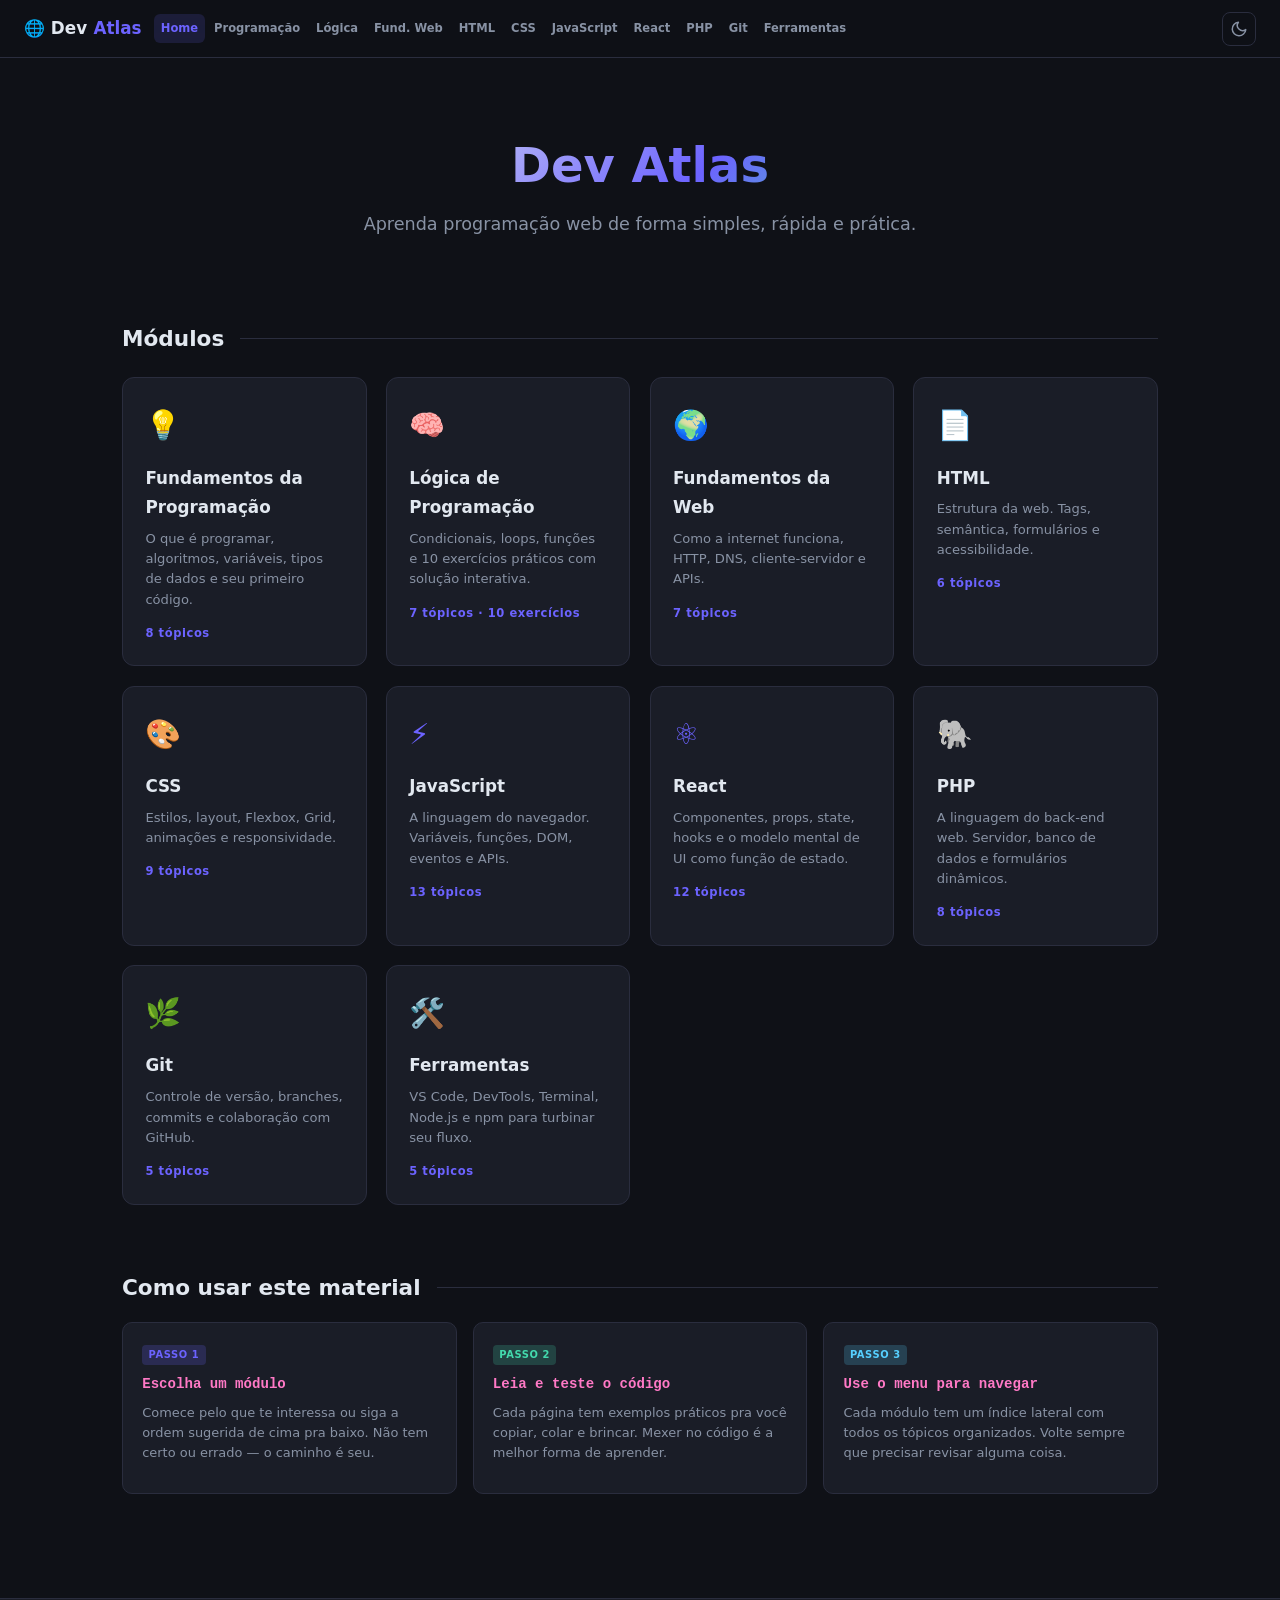
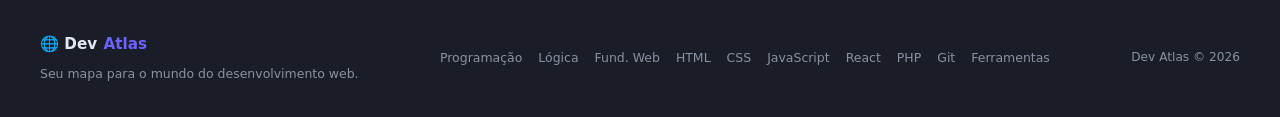
<file: index.html>
﻿<!DOCTYPE html>
<html lang="pt-BR">
<head>
    <meta charset="UTF-8">
    <meta name="viewport" content="width=device-width, initial-scale=1.0">
    <meta name="description" content="Dev Atlas — Aprenda programação web de forma simples, rápida e prática.">
    <title>Dev Atlas — Aprenda programação web</title>
    <link rel="stylesheet" href="./assets/css/style.css">
</head>
<body>
<!-- ── HERO ── -->
    <header class="hero">
        <h1>Dev Atlas</h1>
        <p>Aprenda programação web de forma simples, rápida e prática.</p>
    </header>

    <main>

        <!-- ── MODULES GRID ── -->
        <section aria-labelledby="modules-heading">
            <h2 id="modules-heading" class="section-h" style="max-width:1100px;margin:0 auto 1.2rem;padding:0 2rem">
                Módulos
            </h2>

            <div class="modules-grid">

                <a href="programacao.html" class="module-card">
                    <span class="mc-icon">💡</span>
                    <div class="mc-title">Fundamentos da Programação</div>
                    <div class="mc-desc">O que é programar, algoritmos, variáveis, tipos de dados e seu primeiro código.</div>
                    <div class="mc-count">8 tópicos</div>
                </a>

                <a href="logica.html" class="module-card">
                    <span class="mc-icon">🧠</span>
                    <div class="mc-title">Lógica de Programação</div>
                    <div class="mc-desc">Condicionais, loops, funções e 10 exercícios práticos com solução interativa.</div>
                    <div class="mc-count">7 tópicos · 10 exercícios</div>
                </a>

                <a href="fundamentos.html" class="module-card">
                    <span class="mc-icon">🌍</span>
                    <div class="mc-title">Fundamentos da Web</div>
                    <div class="mc-desc">Como a internet funciona, HTTP, DNS, cliente-servidor e APIs.</div>
                    <div class="mc-count">7 tópicos</div>
                </a>

                <a href="html.html" class="module-card">
                    <span class="mc-icon">📄</span>
                    <div class="mc-title">HTML</div>
                    <div class="mc-desc">Estrutura da web. Tags, semântica, formulários e acessibilidade.</div>
                    <div class="mc-count">6 tópicos</div>
                </a>

                <a href="css.html" class="module-card">
                    <span class="mc-icon">🎨</span>
                    <div class="mc-title">CSS</div>
                    <div class="mc-desc">Estilos, layout, Flexbox, Grid, animações e responsividade.</div>
                    <div class="mc-count">9 tópicos</div>
                </a>

                <a href="javascript.html" class="module-card">
                    <span class="mc-icon">⚡</span>
                    <div class="mc-title">JavaScript</div>
                    <div class="mc-desc">A linguagem do navegador. Variáveis, funções, DOM, eventos e APIs.</div>
                    <div class="mc-count">13 tópicos</div>
                </a>

                <a href="react.html" class="module-card">
                    <span class="mc-icon">⚛️</span>
                    <div class="mc-title">React</div>
                    <div class="mc-desc">Componentes, props, state, hooks e o modelo mental de UI como função de estado.</div>
                    <div class="mc-count">12 tópicos</div>
                </a>

                <a href="php.html" class="module-card">
                    <span class="mc-icon">🐘</span>
                    <div class="mc-title">PHP</div>
                    <div class="mc-desc">A linguagem do back-end web. Servidor, banco de dados e formulários dinâmicos.</div>
                    <div class="mc-count">8 tópicos</div>
                </a>

                <a href="git.html" class="module-card">
                    <span class="mc-icon">🌿</span>
                    <div class="mc-title">Git</div>
                    <div class="mc-desc">Controle de versão, branches, commits e colaboração com GitHub.</div>
                    <div class="mc-count">5 tópicos</div>
                </a>

                <a href="ferramentas.html" class="module-card">
                    <span class="mc-icon">🛠️</span>
                    <div class="mc-title">Ferramentas</div>
                    <div class="mc-desc">VS Code, DevTools, Terminal, Node.js e npm para turbinar seu fluxo.</div>
                    <div class="mc-count">5 tópicos</div>
                </a>

            </div>
        </section>

        <!-- ── COMO USAR ── -->
        <section aria-labelledby="how-heading" style="max-width:1100px;margin:0 auto;padding:0 2rem 5rem">

            <h2 id="how-heading" class="section-h">Como usar este material</h2>

            <div class="cards-grid">

                <div class="card">
                    <span class="card-badge b-purple">Passo 1</span>
                    <div class="card-title">Escolha um módulo</div>
                    <p class="card-desc">
                        Comece pelo que te interessa ou siga a ordem sugerida de cima pra baixo.
                        Não tem certo ou errado — o caminho é seu.
                    </p>
                </div>

                <div class="card">
                    <span class="card-badge b-green">Passo 2</span>
                    <div class="card-title">Leia e teste o código</div>
                    <p class="card-desc">
                        Cada página tem exemplos práticos pra você copiar, colar e brincar.
                        Mexer no código é a melhor forma de aprender.
                    </p>
                </div>

                <div class="card">
                    <span class="card-badge b-blue">Passo 3</span>
                    <div class="card-title">Use o menu para navegar</div>
                    <p class="card-desc">
                        Cada módulo tem um índice lateral com todos os tópicos organizados.
                        Volte sempre que precisar revisar alguma coisa.
                    </p>
                </div>

            </div>

        </section>

    </main>
<script src="./assets/js/include.js" defer></script>
</body>
</html>
</file>
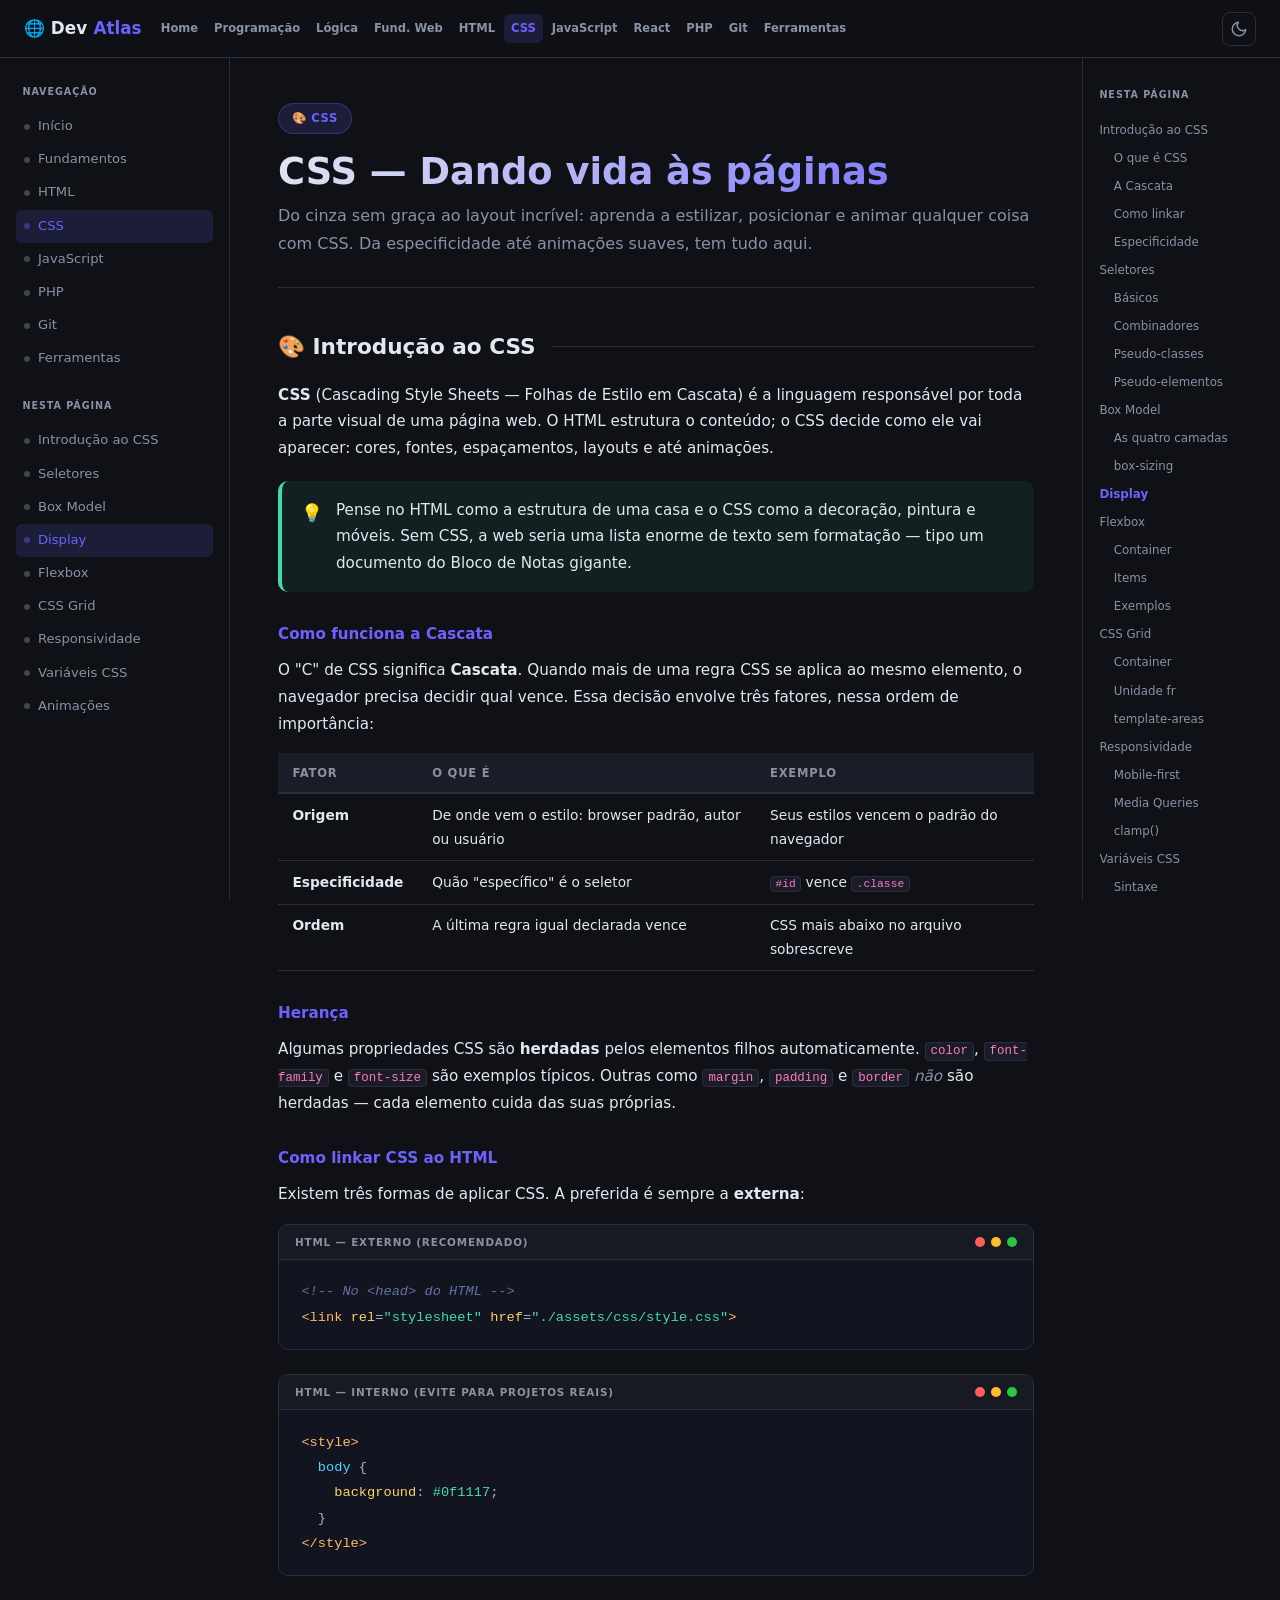
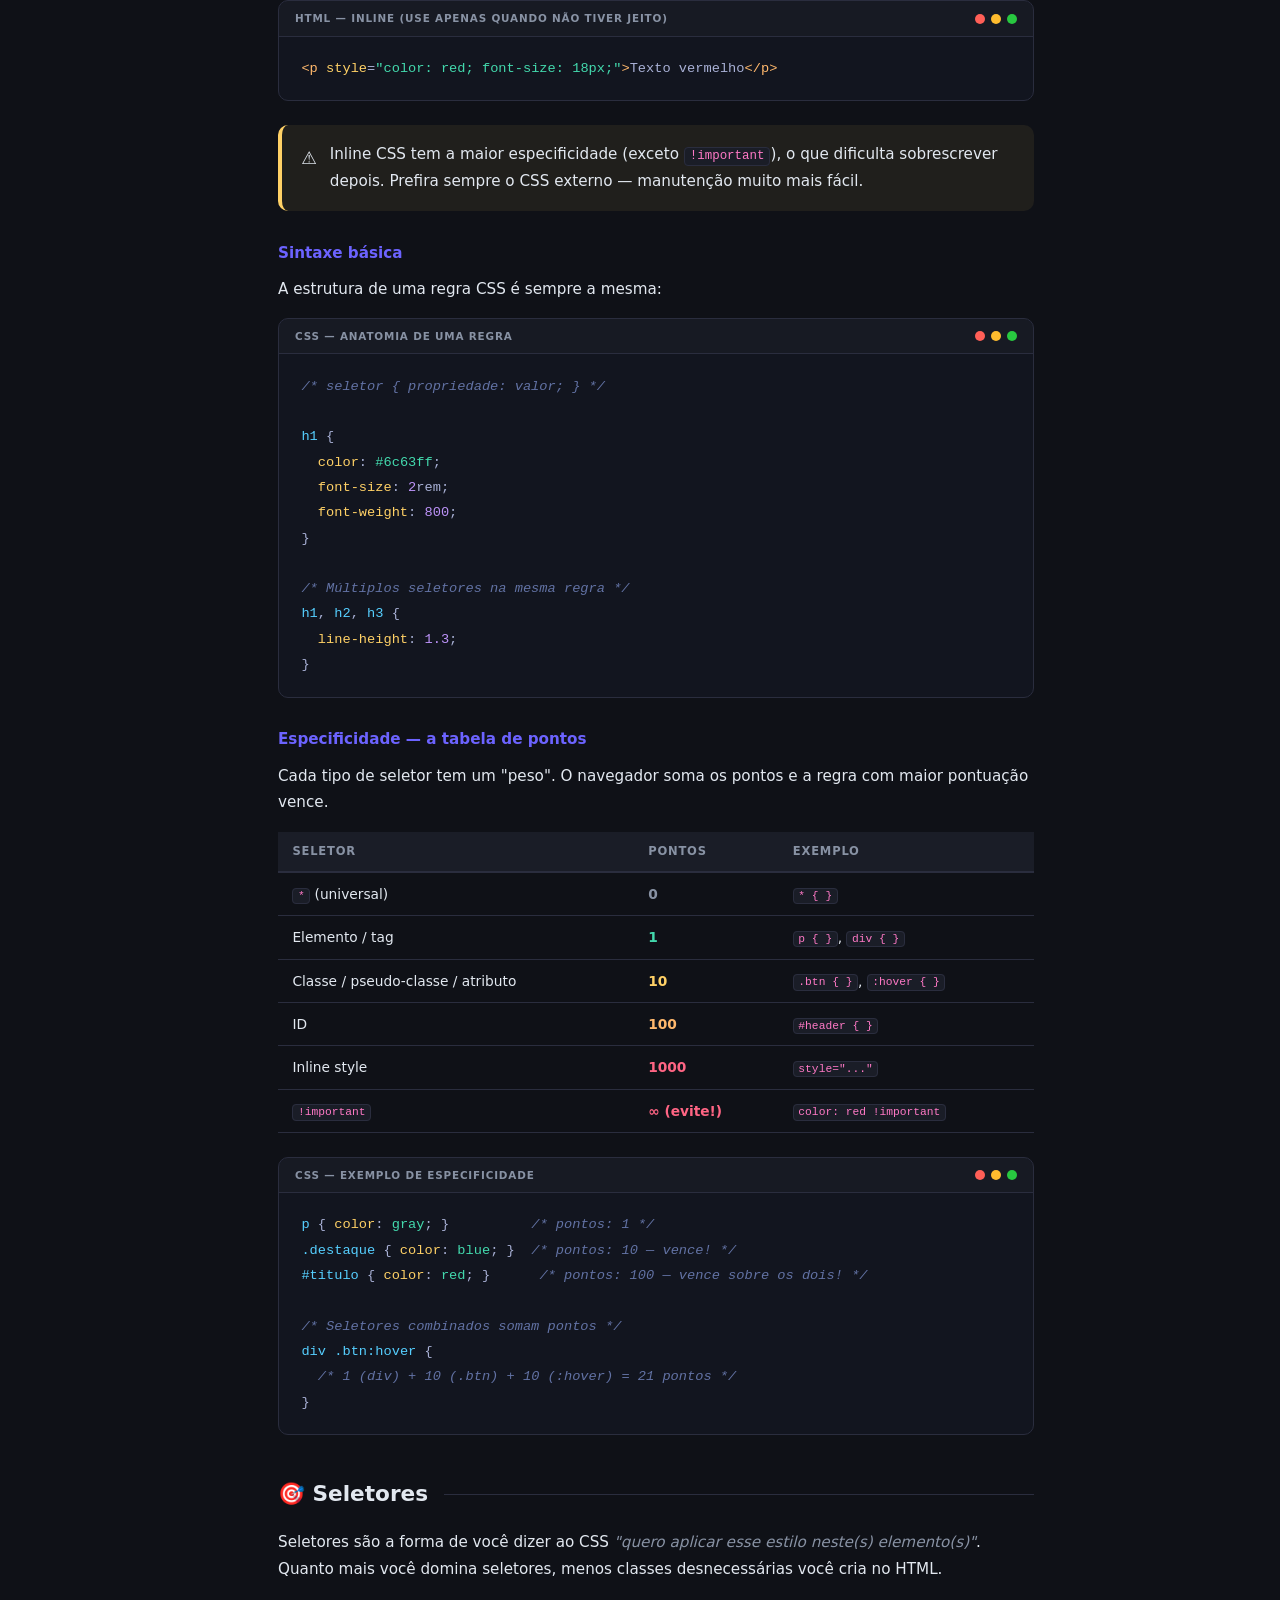
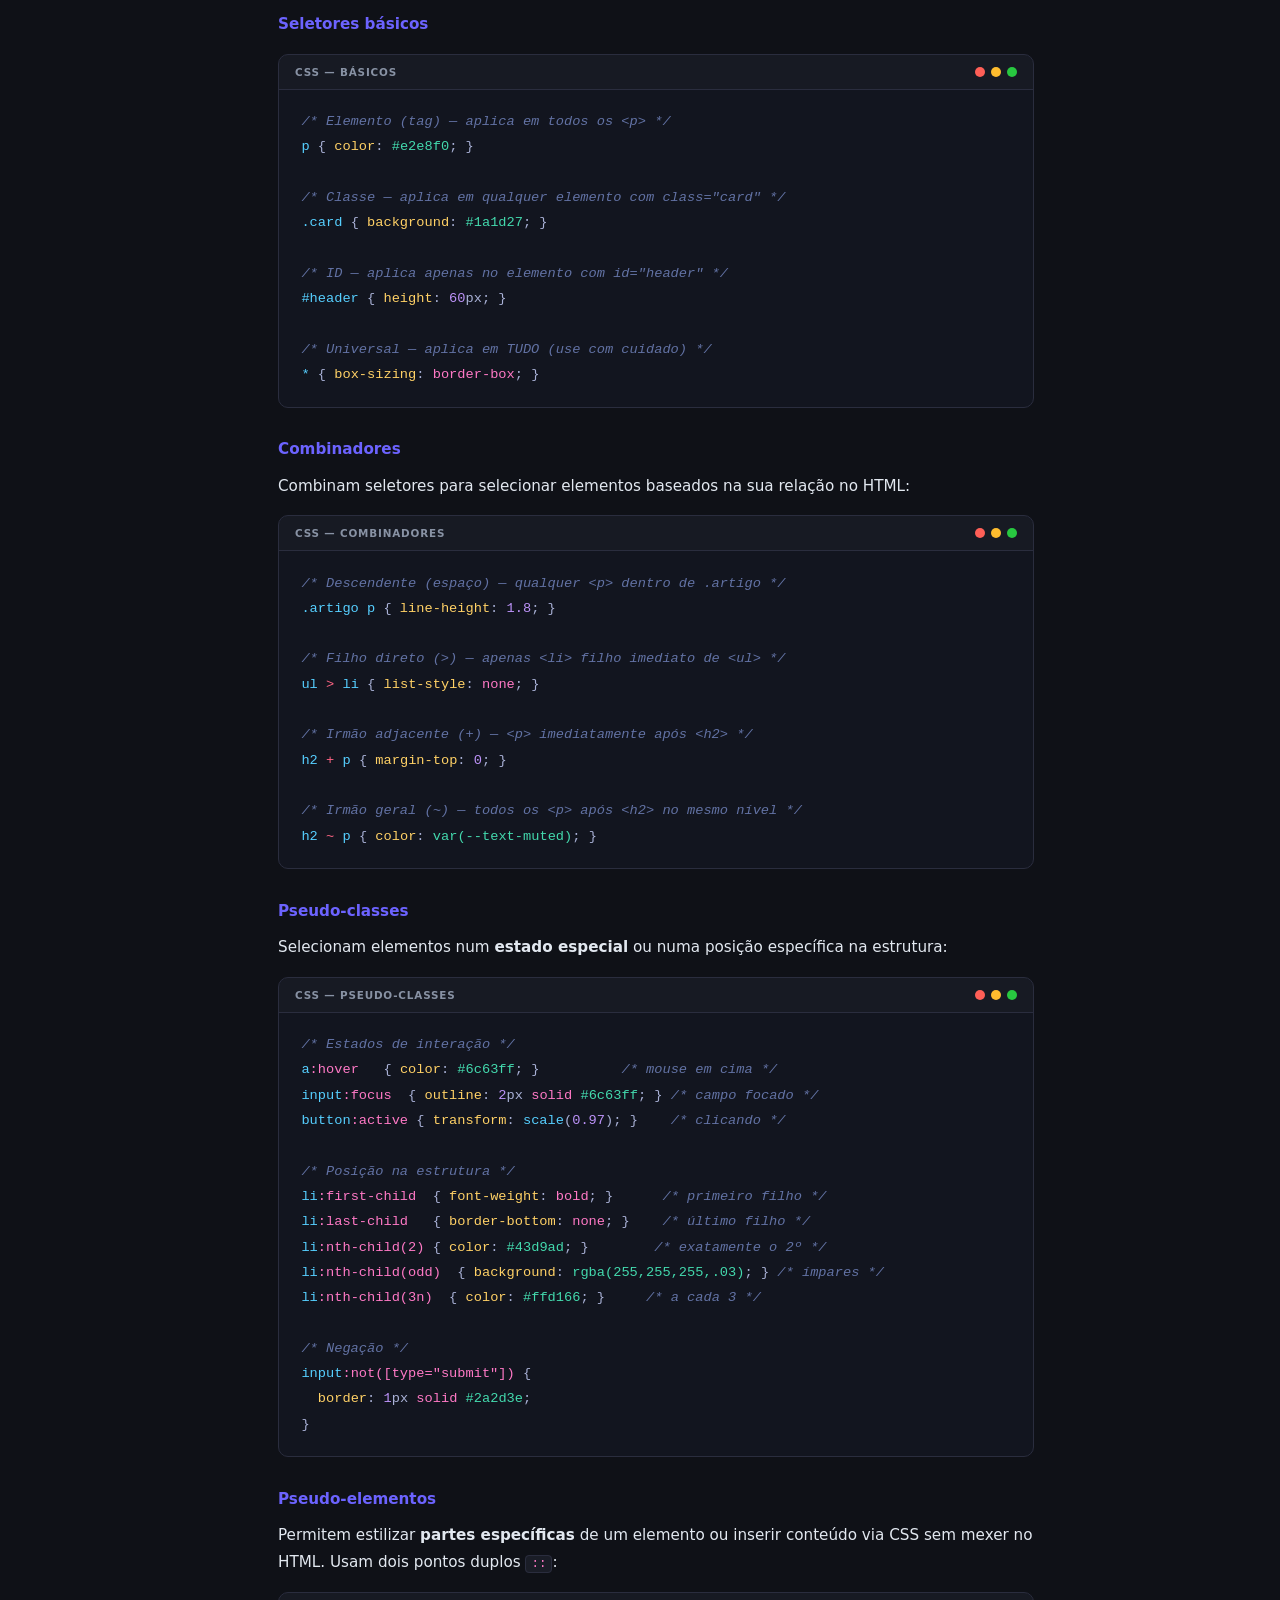
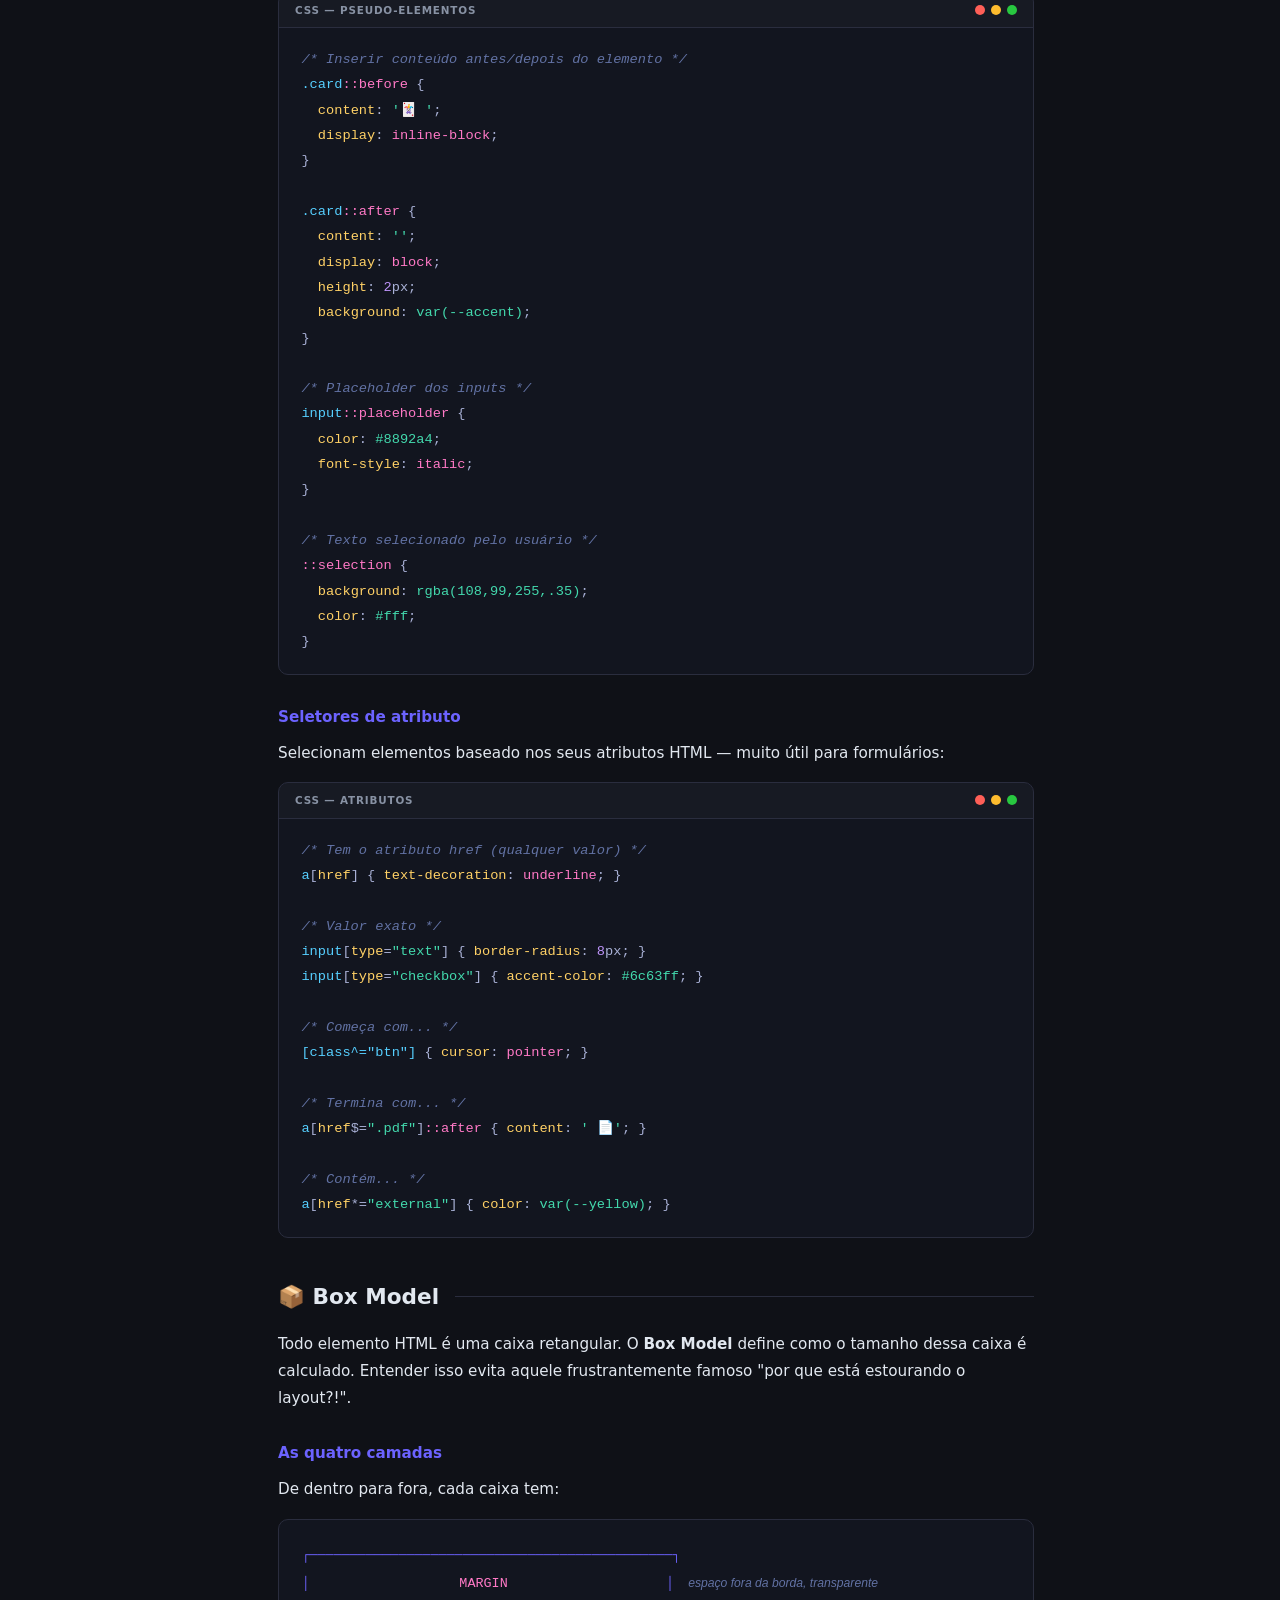
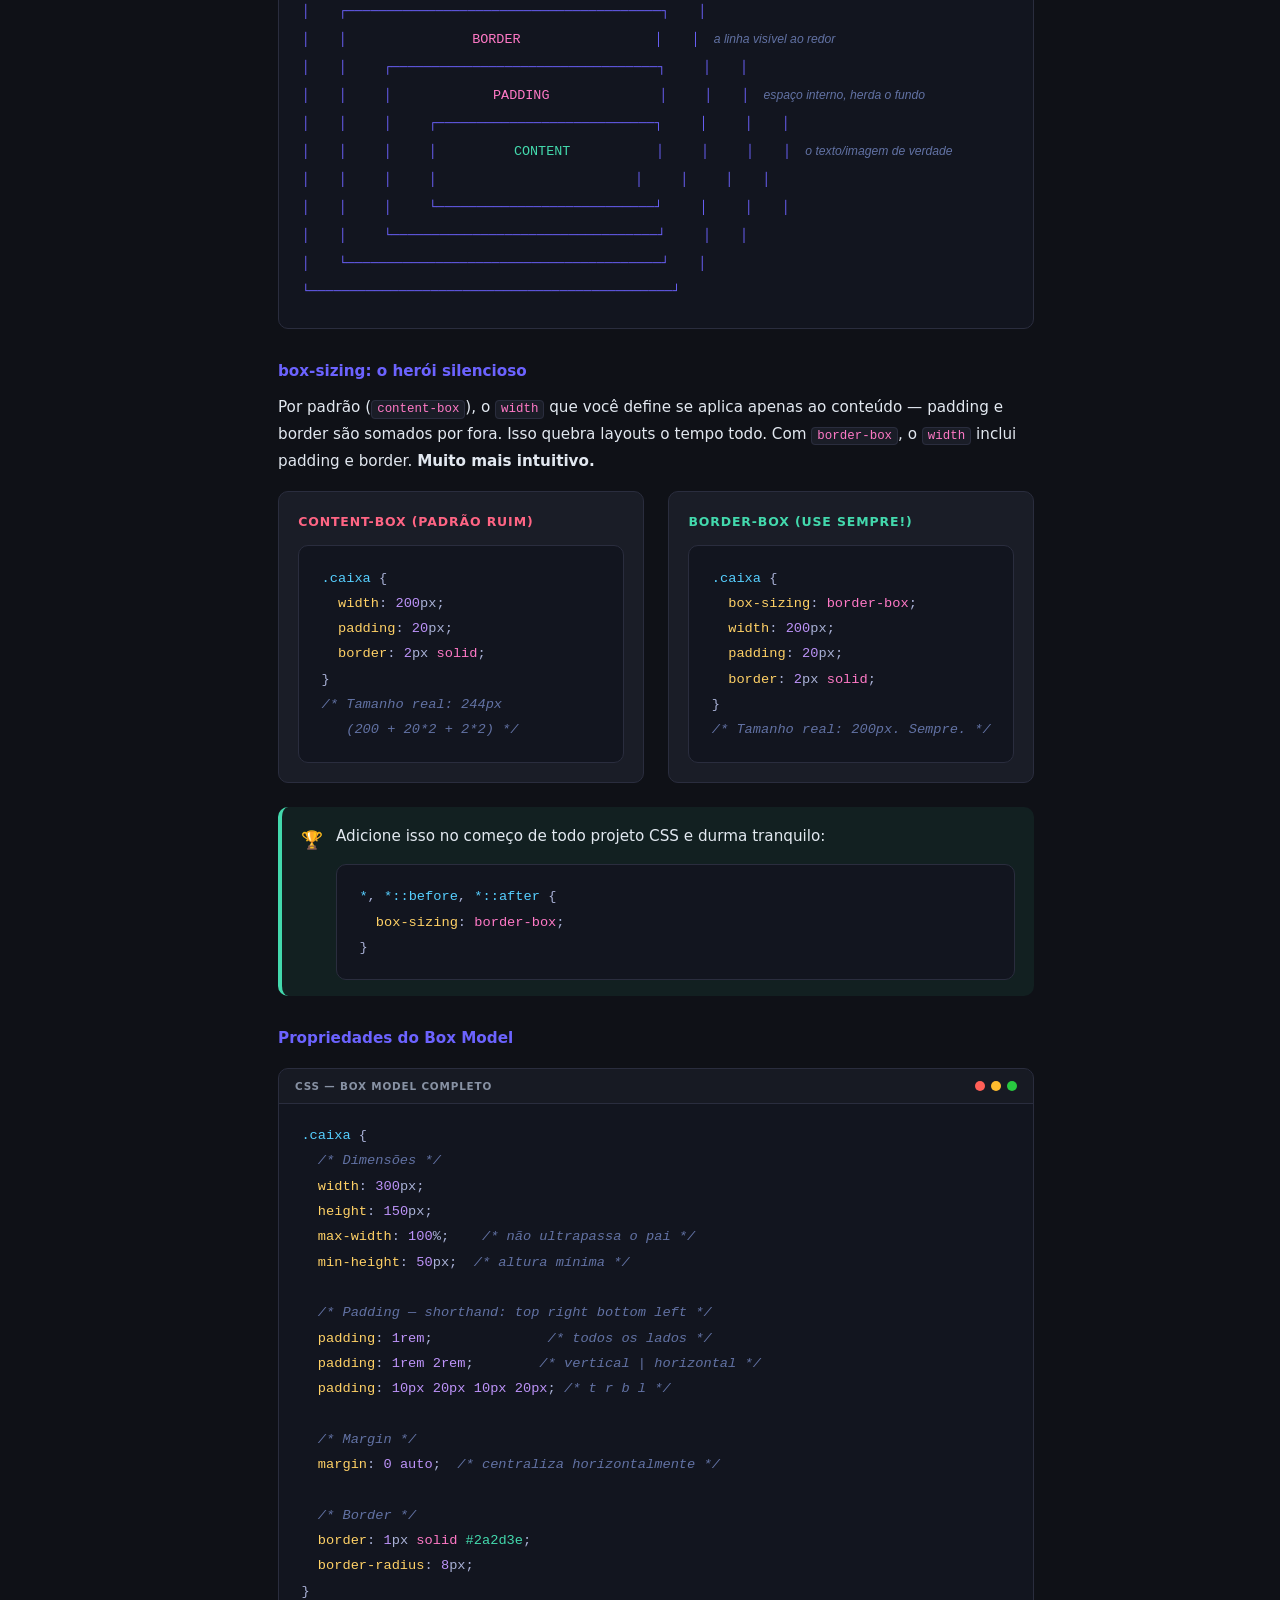
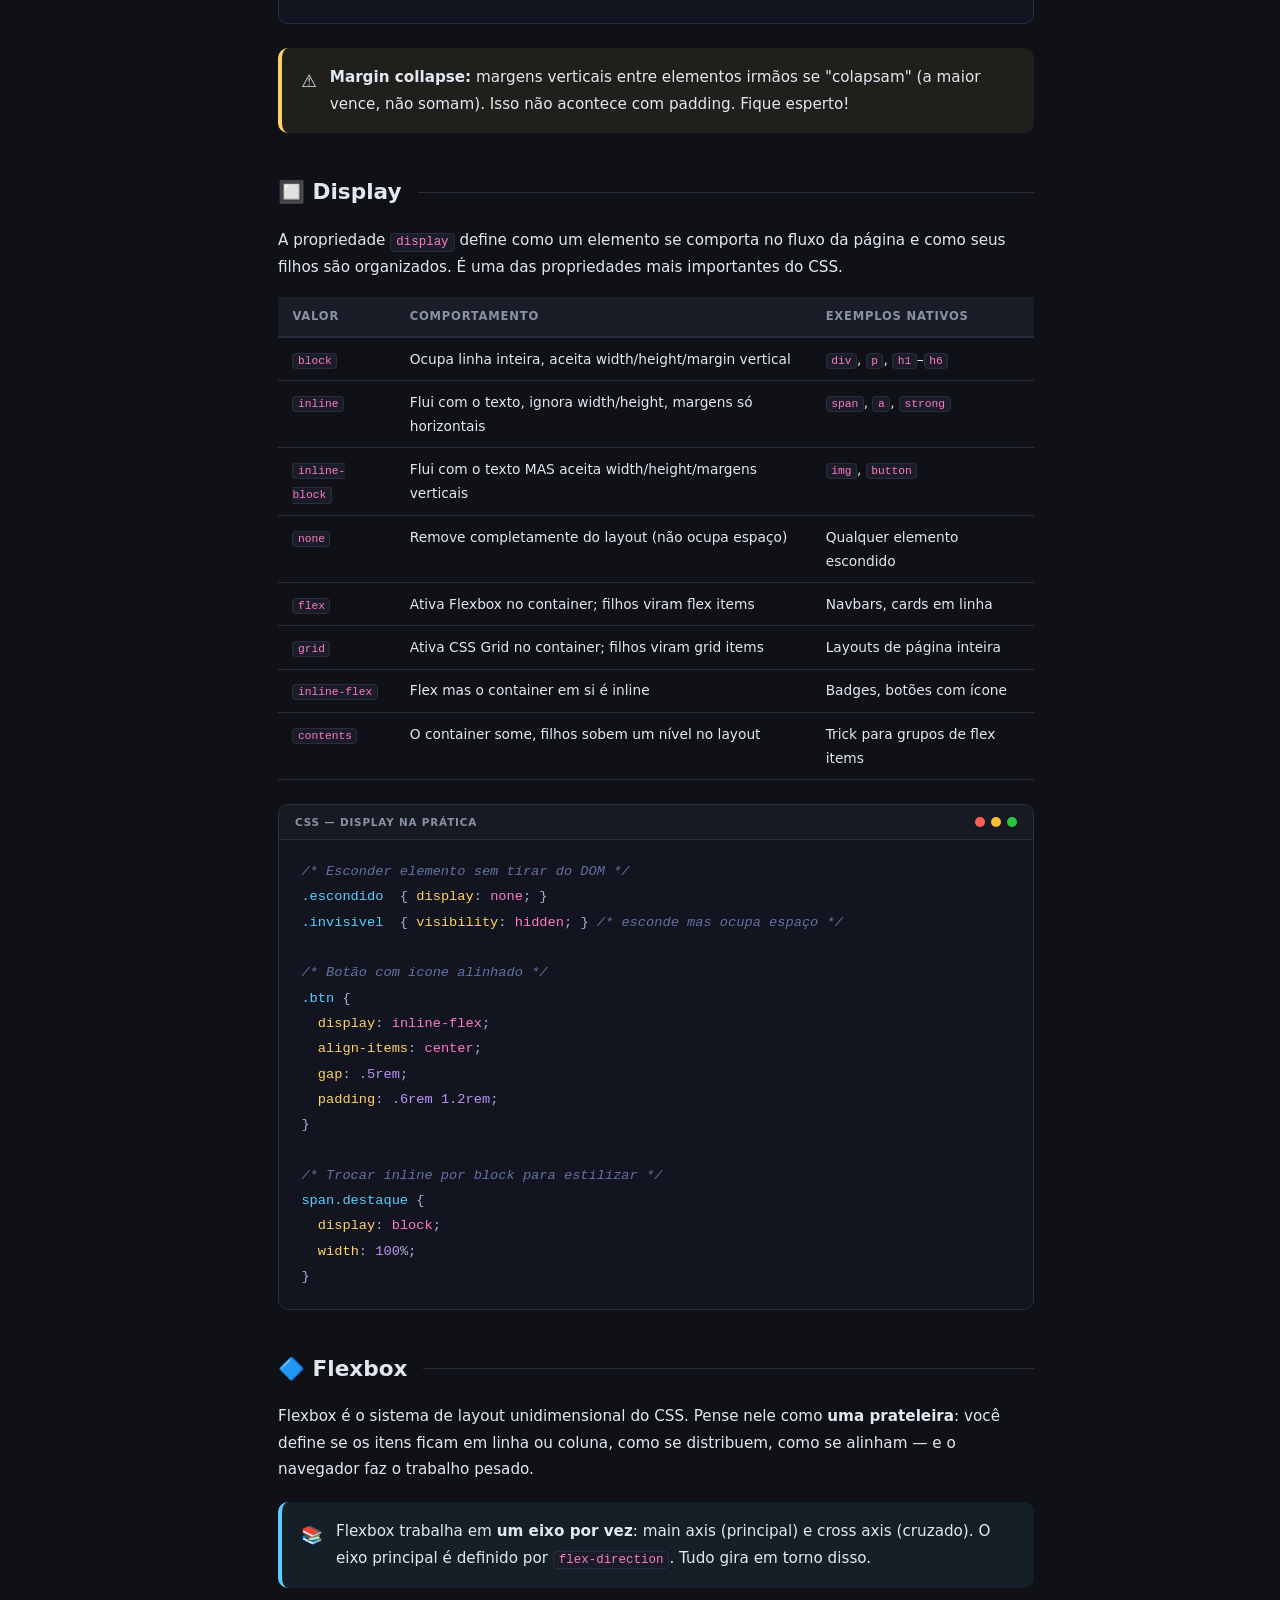
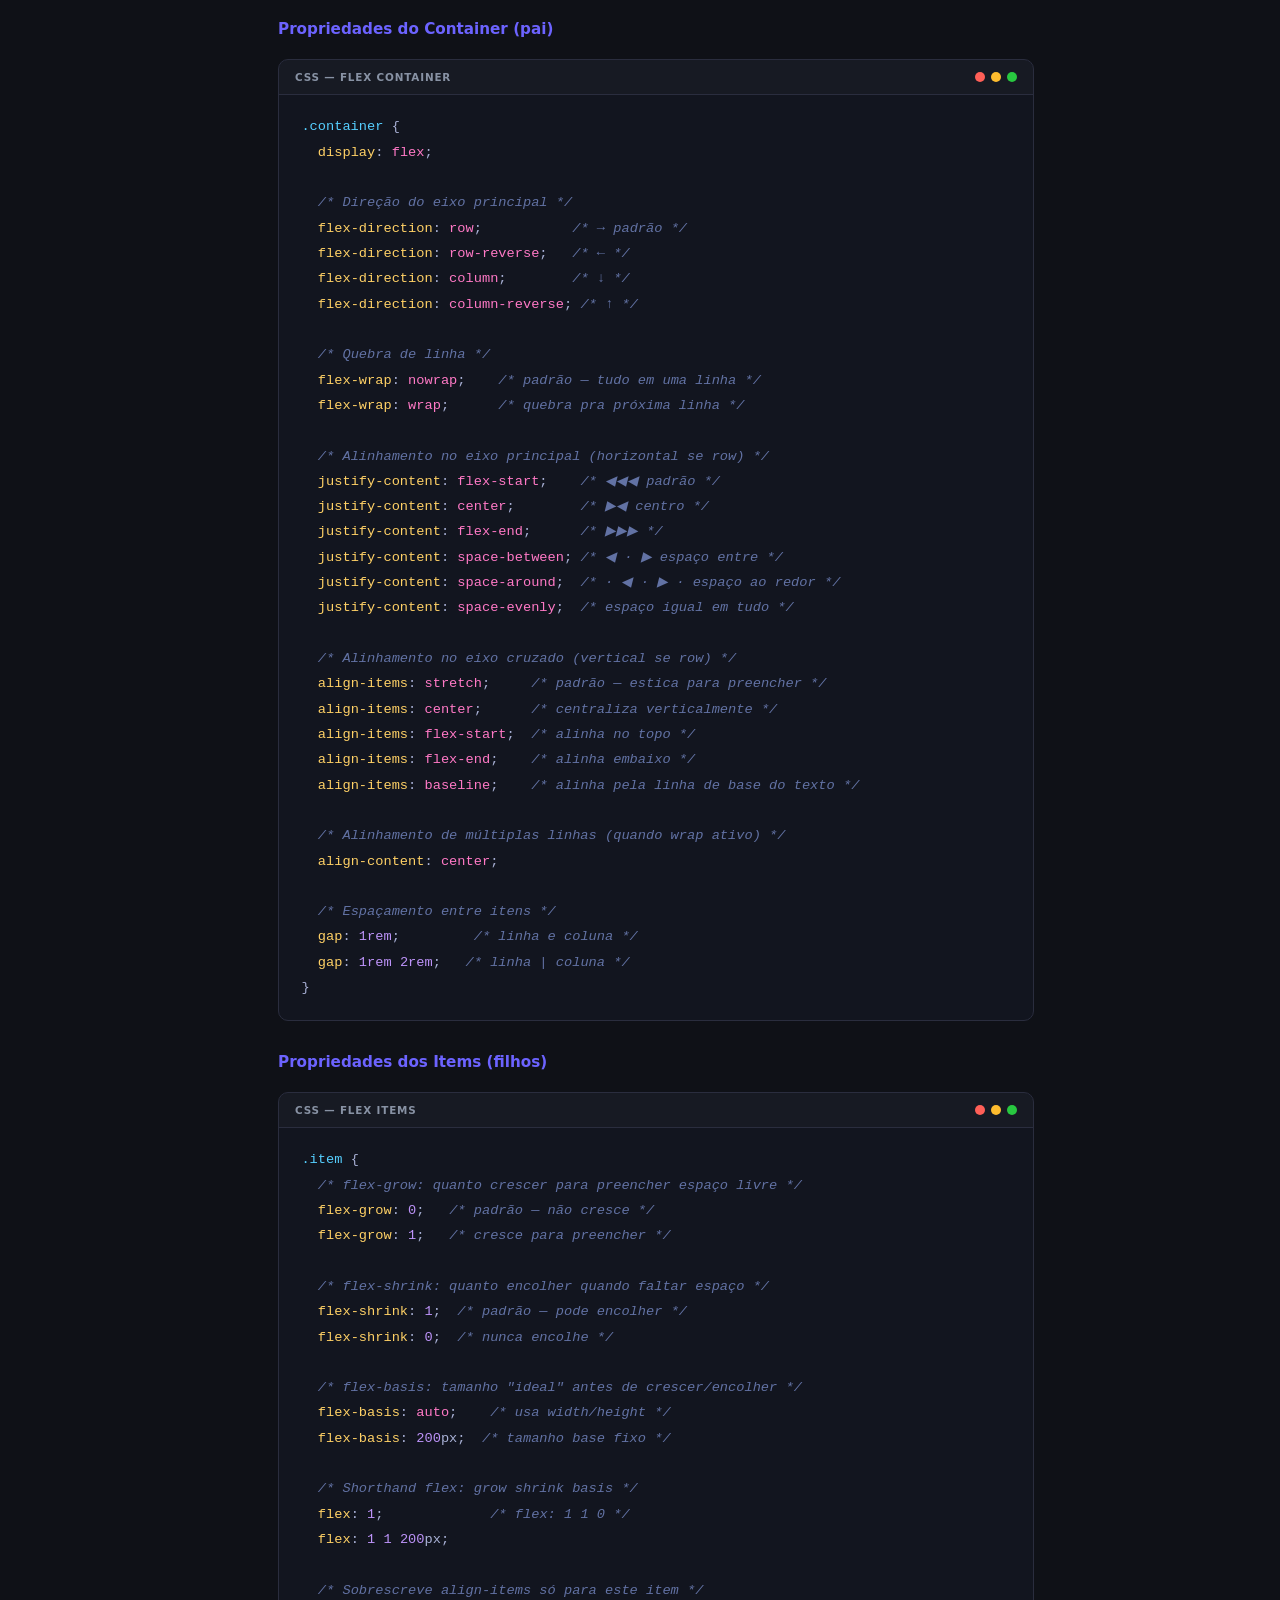
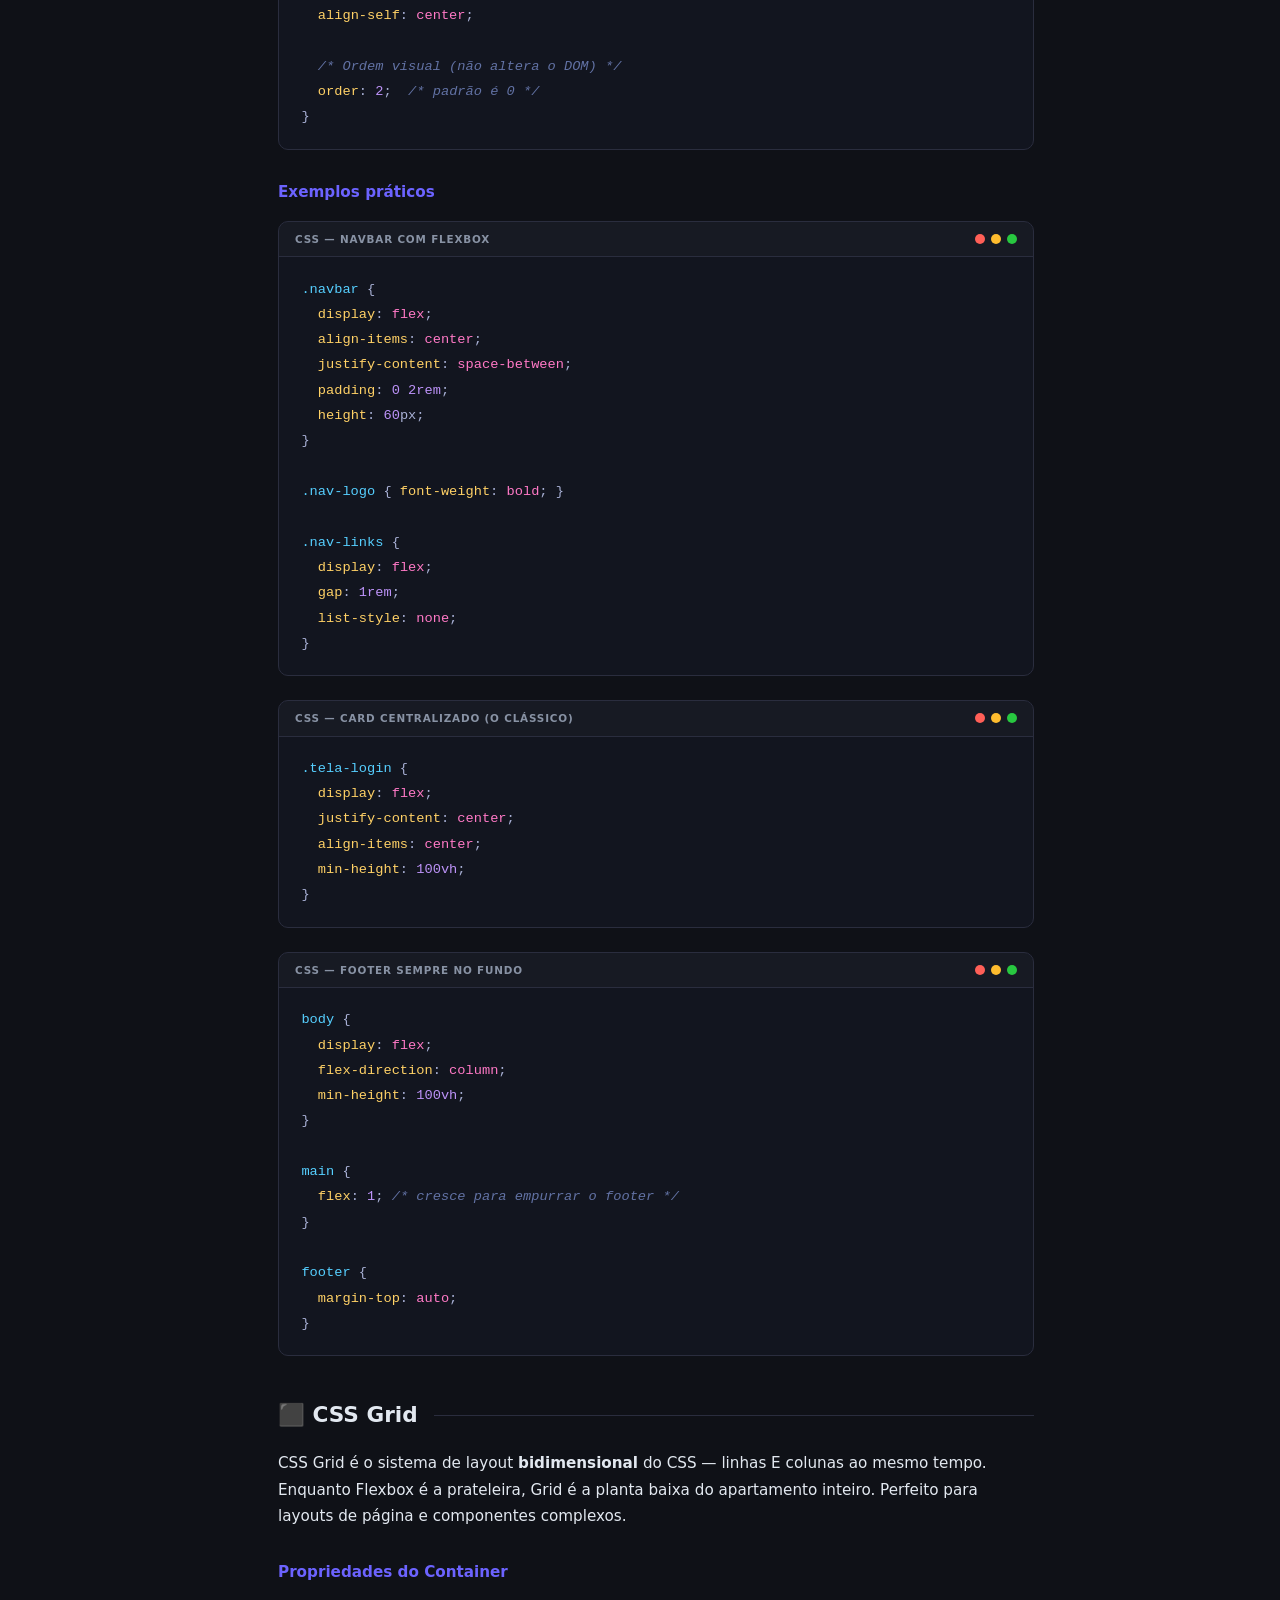
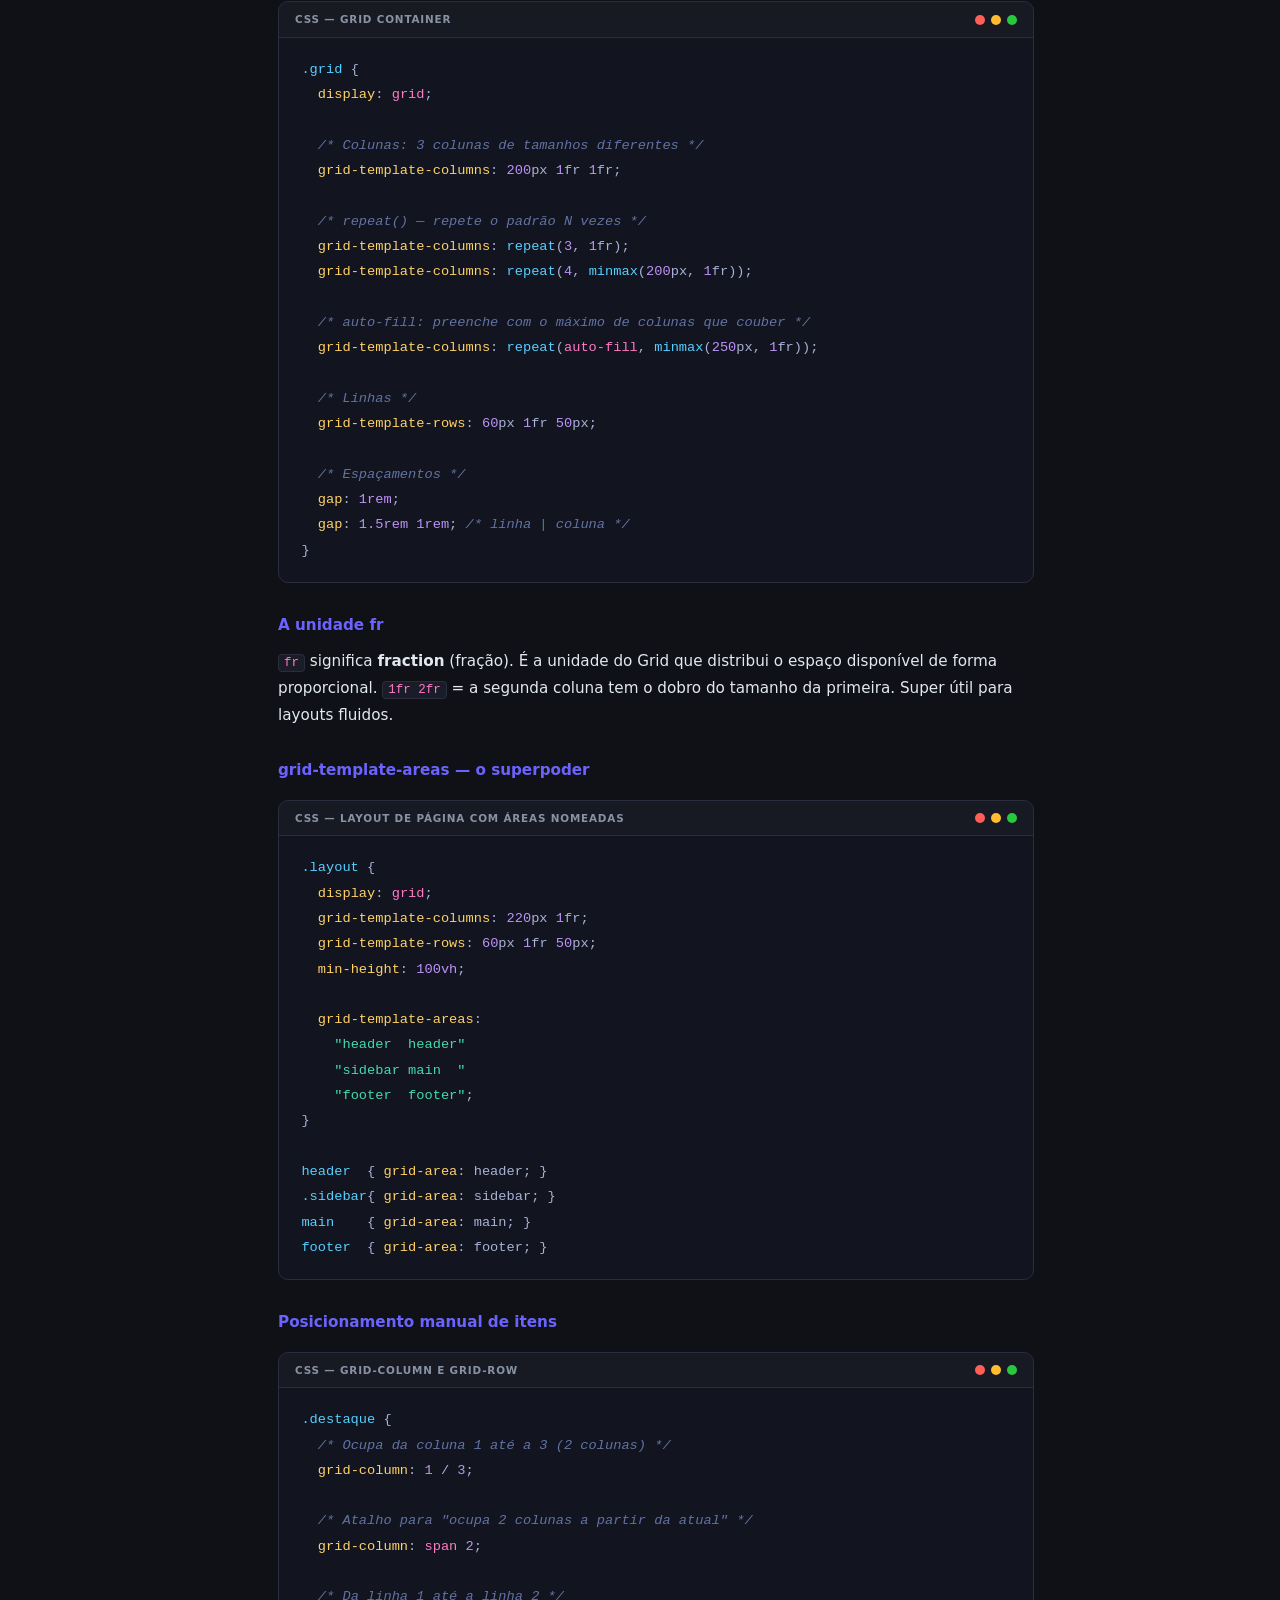
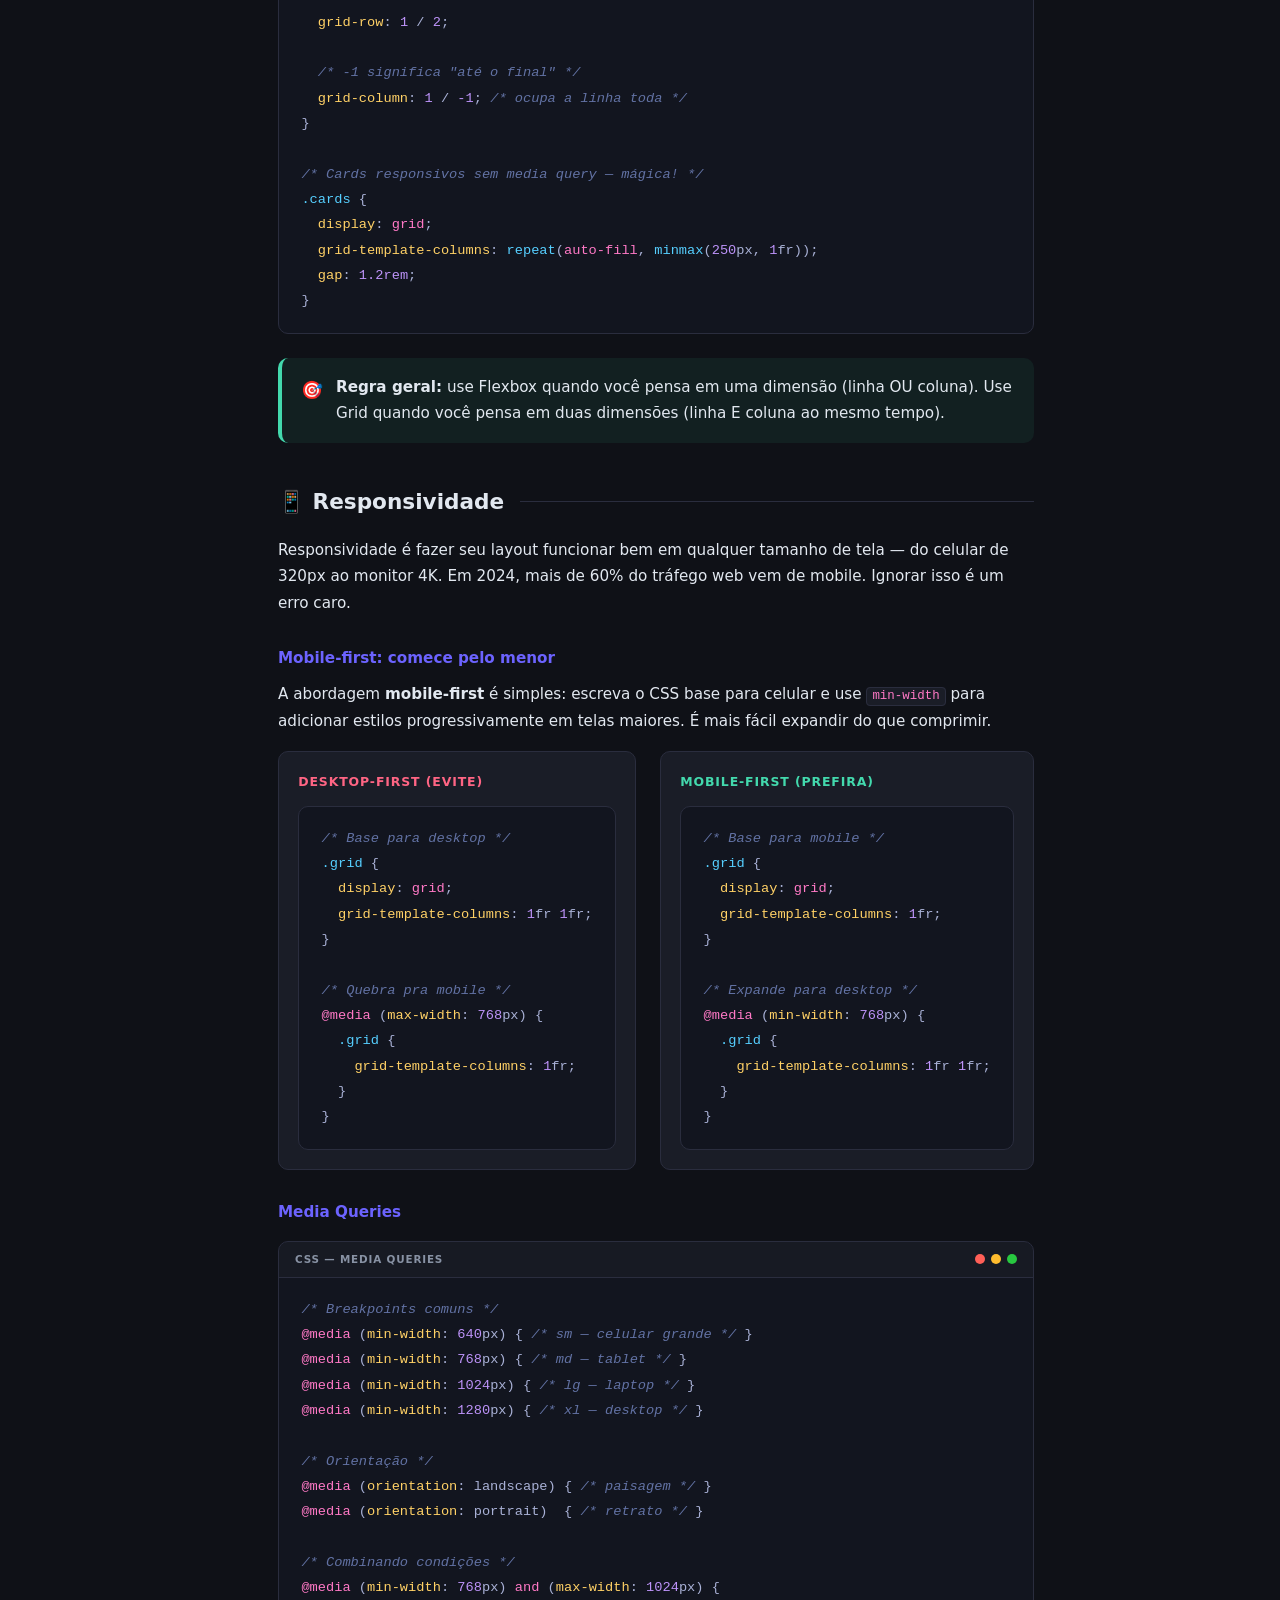
<file: css.html>
﻿<!DOCTYPE html>
<html lang="pt-BR">
<head>
  <meta charset="UTF-8" />
  <meta name="viewport" content="width=device-width, initial-scale=1.0" />
  <title>CSS — Dev Atlas</title>
  <link rel="stylesheet" href="./assets/css/style.css" />
</head>
<body>
<!-- ══════════════════════════════════════════════
     PAGE WRAPPER
══════════════════════════════════════════════ -->
<div class="page-wrapper">

  <!-- ── SIDEBAR ── -->
  <aside class="sidebar">
    <h3>Navegação</h3>
    <ul>
      <li><a href="./index.html"><span class="dot"></span>Início</a></li>
      <li><a href="./fundamentos.html"><span class="dot"></span>Fundamentos</a></li>
      <li><a href="./html.html"><span class="dot"></span>HTML</a></li>
      <li><a href="./css.html" class="active"><span class="dot"></span>CSS</a></li>
      <li><a href="./javascript.html"><span class="dot"></span>JavaScript</a></li>
      <li><a href="./php.html"><span class="dot"></span>PHP</a></li>
      <li><a href="./git.html"><span class="dot"></span>Git</a></li>
      <li><a href="./ferramentas.html"><span class="dot"></span>Ferramentas</a></li>
    </ul>

    <h3>Nesta página</h3>
    <ul>
      <li><a href="#intro"><span class="dot"></span>Introdução ao CSS</a></li>
      <li><a href="#seletores"><span class="dot"></span>Seletores</a></li>
      <li><a href="#box-model"><span class="dot"></span>Box Model</a></li>
      <li><a href="#display"><span class="dot"></span>Display</a></li>
      <li><a href="#flexbox"><span class="dot"></span>Flexbox</a></li>
      <li><a href="#grid"><span class="dot"></span>CSS Grid</a></li>
      <li><a href="#responsividade"><span class="dot"></span>Responsividade</a></li>
      <li><a href="#variaveis"><span class="dot"></span>Variáveis CSS</a></li>
      <li><a href="#animacoes"><span class="dot"></span>Animações</a></li>
    </ul>
  </aside>

  <!-- ── MAIN CONTENT ── -->
  <main class="content">

    <div class="page-badge">🎨 CSS</div>
    <h1 class="page-title">CSS — Dando vida às páginas</h1>
    <p class="page-subtitle">
      Do cinza sem graça ao layout incrível: aprenda a estilizar, posicionar e animar
      qualquer coisa com CSS. Da especificidade até animações suaves, tem tudo aqui.
    </p>

    <!-- ════════════════════════════════════
         1. INTRODUÇÃO AO CSS
    ═════════════════════════════════════ -->
    <h2 class="section-h" id="intro">🎨 Introdução ao CSS</h2>

    <p>
      <strong>CSS</strong> (Cascading Style Sheets — Folhas de Estilo em Cascata) é a linguagem
      responsável por toda a parte visual de uma página web. O HTML estrutura o conteúdo;
      o CSS decide como ele vai aparecer: cores, fontes, espaçamentos, layouts e até animações.
    </p>

    <div class="callout tip">
      <div class="callout-icon">💡</div>
      <div class="callout-body">
        <p>Pense no HTML como a estrutura de uma casa e o CSS como a decoração, pintura e móveis.
        Sem CSS, a web seria uma lista enorme de texto sem formatação — tipo um documento do Bloco de Notas gigante.</p>
      </div>
    </div>

    <h3 class="sub-h">Como funciona a Cascata</h3>
    <p>
      O "C" de CSS significa <strong>Cascata</strong>. Quando mais de uma regra CSS se aplica ao mesmo
      elemento, o navegador precisa decidir qual vence. Essa decisão envolve três fatores, nessa ordem de
      importância:
    </p>

    <div class="tbl-wrap">
      <table>
        <thead>
          <tr>
            <th>Fator</th>
            <th>O que é</th>
            <th>Exemplo</th>
          </tr>
        </thead>
        <tbody>
          <tr>
            <td><strong>Origem</strong></td>
            <td>De onde vem o estilo: browser padrão, autor ou usuário</td>
            <td>Seus estilos vencem o padrão do navegador</td>
          </tr>
          <tr>
            <td><strong>Especificidade</strong></td>
            <td>Quão "específico" é o seletor</td>
            <td><code>#id</code> vence <code>.classe</code></td>
          </tr>
          <tr>
            <td><strong>Ordem</strong></td>
            <td>A última regra igual declarada vence</td>
            <td>CSS mais abaixo no arquivo sobrescreve</td>
          </tr>
        </tbody>
      </table>
    </div>

    <h3 class="sub-h">Herança</h3>
    <p>
      Algumas propriedades CSS são <strong>herdadas</strong> pelos elementos filhos automaticamente.
      <code>color</code>, <code>font-family</code> e <code>font-size</code> são exemplos típicos.
      Outras como <code>margin</code>, <code>padding</code> e <code>border</code> <em>não</em> são
      herdadas — cada elemento cuida das suas próprias.
    </p>

    <h3 class="sub-h">Como linkar CSS ao HTML</h3>
    <p>Existem três formas de aplicar CSS. A preferida é sempre a <strong>externa</strong>:</p>

    <div class="code-block">
      <div class="cb-header">
        <span class="cb-lang">HTML — Externo (recomendado)</span>
        <div class="cb-dots">
          <div class="cb-dot" style="background:#ff5f57"></div>
          <div class="cb-dot" style="background:#febc2e"></div>
          <div class="cb-dot" style="background:#28c840"></div>
        </div>
      </div>
      <pre><code><span class="cc">&lt;!-- No &lt;head&gt; do HTML --&gt;</span>
<span class="ct">&lt;link</span> <span class="ca">rel</span>=<span class="cs">"stylesheet"</span> <span class="ca">href</span>=<span class="cs">"./assets/css/style.css"</span><span class="ct">&gt;</span></code></pre>
    </div>

    <div class="code-block">
      <div class="cb-header">
        <span class="cb-lang">HTML — Interno (evite para projetos reais)</span>
        <div class="cb-dots">
          <div class="cb-dot" style="background:#ff5f57"></div>
          <div class="cb-dot" style="background:#febc2e"></div>
          <div class="cb-dot" style="background:#28c840"></div>
        </div>
      </div>
      <pre><code><span class="ct">&lt;style&gt;</span>
  <span class="cf">body</span> {
    <span class="ca">background</span>: <span class="cs">#0f1117</span>;
  }
<span class="ct">&lt;/style&gt;</span></code></pre>
    </div>

    <div class="code-block">
      <div class="cb-header">
        <span class="cb-lang">HTML — Inline (use apenas quando não tiver jeito)</span>
        <div class="cb-dots">
          <div class="cb-dot" style="background:#ff5f57"></div>
          <div class="cb-dot" style="background:#febc2e"></div>
          <div class="cb-dot" style="background:#28c840"></div>
        </div>
      </div>
      <pre><code><span class="ct">&lt;p</span> <span class="ca">style</span>=<span class="cs">"color: red; font-size: 18px;"</span><span class="ct">&gt;</span>Texto vermelho<span class="ct">&lt;/p&gt;</span></code></pre>
    </div>

    <div class="callout warning">
      <div class="callout-icon">⚠️</div>
      <div class="callout-body">
        <p>Inline CSS tem a maior especificidade (exceto <code>!important</code>), o que dificulta sobrescrever
        depois. Prefira sempre o CSS externo — manutenção muito mais fácil.</p>
      </div>
    </div>

    <h3 class="sub-h">Sintaxe básica</h3>
    <p>A estrutura de uma regra CSS é sempre a mesma:</p>

    <div class="code-block">
      <div class="cb-header">
        <span class="cb-lang">CSS — Anatomia de uma regra</span>
        <div class="cb-dots">
          <div class="cb-dot" style="background:#ff5f57"></div>
          <div class="cb-dot" style="background:#febc2e"></div>
          <div class="cb-dot" style="background:#28c840"></div>
        </div>
      </div>
      <pre><code><span class="cc">/* seletor { propriedade: valor; } */</span>

<span class="cf">h1</span> {
  <span class="ca">color</span>: <span class="cs">#6c63ff</span>;
  <span class="ca">font-size</span>: <span class="cn">2</span>rem;
  <span class="ca">font-weight</span>: <span class="cn">800</span>;
}

<span class="cc">/* Múltiplos seletores na mesma regra */</span>
<span class="cf">h1</span>, <span class="cf">h2</span>, <span class="cf">h3</span> {
  <span class="ca">line-height</span>: <span class="cn">1.3</span>;
}</code></pre>
    </div>

    <h3 class="sub-h">Especificidade — a tabela de pontos</h3>
    <p>
      Cada tipo de seletor tem um "peso". O navegador soma os pontos e a regra com maior pontuação vence.
    </p>

    <div class="tbl-wrap">
      <table>
        <thead>
          <tr>
            <th>Seletor</th>
            <th>Pontos</th>
            <th>Exemplo</th>
          </tr>
        </thead>
        <tbody>
          <tr>
            <td><code>*</code> (universal)</td>
            <td><strong style="color:var(--text-muted)">0</strong></td>
            <td><code>* { }</code></td>
          </tr>
          <tr>
            <td>Elemento / tag</td>
            <td><strong style="color:var(--green)">1</strong></td>
            <td><code>p { }</code>, <code>div { }</code></td>
          </tr>
          <tr>
            <td>Classe / pseudo-classe / atributo</td>
            <td><strong style="color:var(--yellow)">10</strong></td>
            <td><code>.btn { }</code>, <code>:hover { }</code></td>
          </tr>
          <tr>
            <td>ID</td>
            <td><strong style="color:var(--orange)">100</strong></td>
            <td><code>#header { }</code></td>
          </tr>
          <tr>
            <td>Inline style</td>
            <td><strong style="color:var(--red)">1000</strong></td>
            <td><code>style="..."</code></td>
          </tr>
          <tr>
            <td><code>!important</code></td>
            <td><strong style="color:var(--red)">∞ (evite!)</strong></td>
            <td><code>color: red !important</code></td>
          </tr>
        </tbody>
      </table>
    </div>

    <div class="code-block">
      <div class="cb-header">
        <span class="cb-lang">CSS — Exemplo de especificidade</span>
        <div class="cb-dots">
          <div class="cb-dot" style="background:#ff5f57"></div>
          <div class="cb-dot" style="background:#febc2e"></div>
          <div class="cb-dot" style="background:#28c840"></div>
        </div>
      </div>
      <pre><code><span class="cf">p</span> { <span class="ca">color</span>: <span class="cs">gray</span>; }          <span class="cc">/* pontos: 1 */</span>
<span class="cf">.destaque</span> { <span class="ca">color</span>: <span class="cs">blue</span>; }  <span class="cc">/* pontos: 10 — vence! */</span>
<span class="cf">#titulo</span> { <span class="ca">color</span>: <span class="cs">red</span>; }      <span class="cc">/* pontos: 100 — vence sobre os dois! */</span>

<span class="cc">/* Seletores combinados somam pontos */</span>
<span class="cf">div</span> <span class="cf">.btn</span><span class="cf">:hover</span> {
  <span class="cc">/* 1 (div) + 10 (.btn) + 10 (:hover) = 21 pontos */</span>
}</code></pre>
    </div>

    <!-- ════════════════════════════════════
         2. SELETORES
    ═════════════════════════════════════ -->
    <h2 class="section-h" id="seletores">🎯 Seletores</h2>

    <p>
      Seletores são a forma de você dizer ao CSS <em>"quero aplicar esse estilo neste(s) elemento(s)"</em>.
      Quanto mais você domina seletores, menos classes desnecessárias você cria no HTML.
    </p>

    <h3 class="sub-h">Seletores básicos</h3>

    <div class="code-block">
      <div class="cb-header">
        <span class="cb-lang">CSS — Básicos</span>
        <div class="cb-dots">
          <div class="cb-dot" style="background:#ff5f57"></div>
          <div class="cb-dot" style="background:#febc2e"></div>
          <div class="cb-dot" style="background:#28c840"></div>
        </div>
      </div>
      <pre><code><span class="cc">/* Elemento (tag) — aplica em todos os &lt;p&gt; */</span>
<span class="cf">p</span> { <span class="ca">color</span>: <span class="cs">#e2e8f0</span>; }

<span class="cc">/* Classe — aplica em qualquer elemento com class="card" */</span>
<span class="cf">.card</span> { <span class="ca">background</span>: <span class="cs">#1a1d27</span>; }

<span class="cc">/* ID — aplica apenas no elemento com id="header" */</span>
<span class="cf">#header</span> { <span class="ca">height</span>: <span class="cn">60</span>px; }

<span class="cc">/* Universal — aplica em TUDO (use com cuidado) */</span>
<span class="cf">*</span> { <span class="ca">box-sizing</span>: <span class="ck">border-box</span>; }</code></pre>
    </div>

    <h3 class="sub-h">Combinadores</h3>
    <p>Combinam seletores para selecionar elementos baseados na sua relação no HTML:</p>

    <div class="code-block">
      <div class="cb-header">
        <span class="cb-lang">CSS — Combinadores</span>
        <div class="cb-dots">
          <div class="cb-dot" style="background:#ff5f57"></div>
          <div class="cb-dot" style="background:#febc2e"></div>
          <div class="cb-dot" style="background:#28c840"></div>
        </div>
      </div>
      <pre><code><span class="cc">/* Descendente (espaço) — qualquer &lt;p&gt; dentro de .artigo */</span>
<span class="cf">.artigo p</span> { <span class="ca">line-height</span>: <span class="cn">1.8</span>; }

<span class="cc">/* Filho direto (>) — apenas &lt;li&gt; filho imediato de &lt;ul&gt; */</span>
<span class="cf">ul</span> <span class="co">&gt;</span> <span class="cf">li</span> { <span class="ca">list-style</span>: <span class="ck">none</span>; }

<span class="cc">/* Irmão adjacente (+) — &lt;p&gt; imediatamente após &lt;h2&gt; */</span>
<span class="cf">h2</span> <span class="co">+</span> <span class="cf">p</span> { <span class="ca">margin-top</span>: <span class="cn">0</span>; }

<span class="cc">/* Irmão geral (~) — todos os &lt;p&gt; após &lt;h2&gt; no mesmo nível */</span>
<span class="cf">h2</span> <span class="co">~</span> <span class="cf">p</span> { <span class="ca">color</span>: <span class="cs">var(--text-muted)</span>; }</code></pre>
    </div>

    <h3 class="sub-h">Pseudo-classes</h3>
    <p>
      Selecionam elementos num <strong>estado especial</strong> ou numa posição específica na estrutura:
    </p>

    <div class="code-block">
      <div class="cb-header">
        <span class="cb-lang">CSS — Pseudo-classes</span>
        <div class="cb-dots">
          <div class="cb-dot" style="background:#ff5f57"></div>
          <div class="cb-dot" style="background:#febc2e"></div>
          <div class="cb-dot" style="background:#28c840"></div>
        </div>
      </div>
      <pre><code><span class="cc">/* Estados de interação */</span>
<span class="cf">a</span><span class="ck">:hover</span>   { <span class="ca">color</span>: <span class="cs">#6c63ff</span>; }          <span class="cc">/* mouse em cima */</span>
<span class="cf">input</span><span class="ck">:focus</span>  { <span class="ca">outline</span>: <span class="cn">2</span>px <span class="ck">solid</span> <span class="cs">#6c63ff</span>; } <span class="cc">/* campo focado */</span>
<span class="cf">button</span><span class="ck">:active</span> { <span class="ca">transform</span>: <span class="cf">scale</span>(<span class="cn">0.97</span>); }    <span class="cc">/* clicando */</span>

<span class="cc">/* Posição na estrutura */</span>
<span class="cf">li</span><span class="ck">:first-child</span>  { <span class="ca">font-weight</span>: <span class="ck">bold</span>; }      <span class="cc">/* primeiro filho */</span>
<span class="cf">li</span><span class="ck">:last-child</span>   { <span class="ca">border-bottom</span>: <span class="ck">none</span>; }    <span class="cc">/* último filho */</span>
<span class="cf">li</span><span class="ck">:nth-child(2)</span> { <span class="ca">color</span>: <span class="cs">#43d9ad</span>; }        <span class="cc">/* exatamente o 2º */</span>
<span class="cf">li</span><span class="ck">:nth-child(odd)</span>  { <span class="ca">background</span>: <span class="cs">rgba(255,255,255,.03)</span>; } <span class="cc">/* ímpares */</span>
<span class="cf">li</span><span class="ck">:nth-child(3n)</span>  { <span class="ca">color</span>: <span class="cs">#ffd166</span>; }     <span class="cc">/* a cada 3 */</span>

<span class="cc">/* Negação */</span>
<span class="cf">input</span><span class="ck">:not([type="submit"])</span> {
  <span class="ca">border</span>: <span class="cn">1</span>px <span class="ck">solid</span> <span class="cs">#2a2d3e</span>;
}</code></pre>
    </div>

    <h3 class="sub-h">Pseudo-elementos</h3>
    <p>
      Permitem estilizar <strong>partes específicas</strong> de um elemento ou inserir conteúdo
      via CSS sem mexer no HTML. Usam dois pontos duplos <code>::</code>:
    </p>

    <div class="code-block">
      <div class="cb-header">
        <span class="cb-lang">CSS — Pseudo-elementos</span>
        <div class="cb-dots">
          <div class="cb-dot" style="background:#ff5f57"></div>
          <div class="cb-dot" style="background:#febc2e"></div>
          <div class="cb-dot" style="background:#28c840"></div>
        </div>
      </div>
      <pre><code><span class="cc">/* Inserir conteúdo antes/depois do elemento */</span>
<span class="cf">.card</span><span class="ck">::before</span> {
  <span class="ca">content</span>: <span class="cs">'🃏 '</span>;
  <span class="ca">display</span>: <span class="ck">inline-block</span>;
}

<span class="cf">.card</span><span class="ck">::after</span> {
  <span class="ca">content</span>: <span class="cs">''</span>;
  <span class="ca">display</span>: <span class="ck">block</span>;
  <span class="ca">height</span>: <span class="cn">2</span>px;
  <span class="ca">background</span>: <span class="cs">var(--accent)</span>;
}

<span class="cc">/* Placeholder dos inputs */</span>
<span class="cf">input</span><span class="ck">::placeholder</span> {
  <span class="ca">color</span>: <span class="cs">#8892a4</span>;
  <span class="ca">font-style</span>: <span class="ck">italic</span>;
}

<span class="cc">/* Texto selecionado pelo usuário */</span>
<span class="ck">::selection</span> {
  <span class="ca">background</span>: <span class="cs">rgba(108,99,255,.35)</span>;
  <span class="ca">color</span>: <span class="cs">#fff</span>;
}</code></pre>
    </div>

    <h3 class="sub-h">Seletores de atributo</h3>
    <p>Selecionam elementos baseado nos seus atributos HTML — muito útil para formulários:</p>

    <div class="code-block">
      <div class="cb-header">
        <span class="cb-lang">CSS — Atributos</span>
        <div class="cb-dots">
          <div class="cb-dot" style="background:#ff5f57"></div>
          <div class="cb-dot" style="background:#febc2e"></div>
          <div class="cb-dot" style="background:#28c840"></div>
        </div>
      </div>
      <pre><code><span class="cc">/* Tem o atributo href (qualquer valor) */</span>
<span class="cf">a</span>[<span class="ca">href</span>] { <span class="ca">text-decoration</span>: <span class="ck">underline</span>; }

<span class="cc">/* Valor exato */</span>
<span class="cf">input</span>[<span class="ca">type</span>=<span class="cs">"text"</span>] { <span class="ca">border-radius</span>: <span class="cn">8</span>px; }
<span class="cf">input</span>[<span class="ca">type</span>=<span class="cs">"checkbox"</span>] { <span class="ca">accent-color</span>: <span class="cs">#6c63ff</span>; }

<span class="cc">/* Começa com... */</span>
<span class="cf">[class^="btn"]</span> { <span class="ca">cursor</span>: <span class="ck">pointer</span>; }

<span class="cc">/* Termina com... */</span>
<span class="cf">a</span>[<span class="ca">href</span>$=<span class="cs">".pdf"</span>]<span class="ck">::after</span> { <span class="ca">content</span>: <span class="cs">' 📄'</span>; }

<span class="cc">/* Contém... */</span>
<span class="cf">a</span>[<span class="ca">href</span>*=<span class="cs">"external"</span>] { <span class="ca">color</span>: <span class="cs">var(--yellow)</span>; }</code></pre>
    </div>

    <!-- ════════════════════════════════════
         3. BOX MODEL
    ═════════════════════════════════════ -->
    <h2 class="section-h" id="box-model">📦 Box Model</h2>

    <p>
      Todo elemento HTML é uma caixa retangular. O <strong>Box Model</strong> define como o tamanho
      dessa caixa é calculado. Entender isso evita aquele frustrantemente famoso "por que está
      estourando o layout?!".
    </p>

    <h3 class="sub-h">As quatro camadas</h3>
    <p>De dentro para fora, cada caixa tem:</p>

    <div class="diagram">
      <div class="d-line"><span class="d-key">┌─────────────────────────────────────────────┐</span></div>
      <div class="d-line"><span class="d-key">│</span>&nbsp;&nbsp;&nbsp;&nbsp;&nbsp;&nbsp;&nbsp;&nbsp;&nbsp;&nbsp;&nbsp;&nbsp;&nbsp;&nbsp;&nbsp;&nbsp;&nbsp;<span class="d-tag">MARGIN</span>&nbsp;&nbsp;&nbsp;&nbsp;&nbsp;&nbsp;&nbsp;&nbsp;&nbsp;&nbsp;&nbsp;&nbsp;&nbsp;&nbsp;&nbsp;&nbsp;&nbsp;&nbsp;<span class="d-key">│</span><span class="d-note">espaço fora da borda, transparente</span></div>
      <div class="d-line"><span class="d-key">│</span>&nbsp;&nbsp;<span class="d-key">┌───────────────────────────────────────┐</span>&nbsp;&nbsp;<span class="d-key">│</span></div>
      <div class="d-line"><span class="d-key">│</span>&nbsp;&nbsp;<span class="d-key">│</span>&nbsp;&nbsp;&nbsp;&nbsp;&nbsp;&nbsp;&nbsp;&nbsp;&nbsp;&nbsp;&nbsp;&nbsp;&nbsp;&nbsp;<span class="d-tag">BORDER</span>&nbsp;&nbsp;&nbsp;&nbsp;&nbsp;&nbsp;&nbsp;&nbsp;&nbsp;&nbsp;&nbsp;&nbsp;&nbsp;&nbsp;&nbsp;<span class="d-key">│</span>&nbsp;&nbsp;<span class="d-key">│</span><span class="d-note">a linha visível ao redor</span></div>
      <div class="d-line"><span class="d-key">│</span>&nbsp;&nbsp;<span class="d-key">│</span>&nbsp;&nbsp;&nbsp;<span class="d-key">┌─────────────────────────────────┐</span>&nbsp;&nbsp;&nbsp;<span class="d-key">│</span>&nbsp;&nbsp;<span class="d-key">│</span></div>
      <div class="d-line"><span class="d-key">│</span>&nbsp;&nbsp;<span class="d-key">│</span>&nbsp;&nbsp;&nbsp;<span class="d-key">│</span>&nbsp;&nbsp;&nbsp;&nbsp;&nbsp;&nbsp;&nbsp;&nbsp;&nbsp;&nbsp;&nbsp;<span class="d-tag">PADDING</span>&nbsp;&nbsp;&nbsp;&nbsp;&nbsp;&nbsp;&nbsp;&nbsp;&nbsp;&nbsp;&nbsp;&nbsp;<span class="d-key">│</span>&nbsp;&nbsp;&nbsp;<span class="d-key">│</span>&nbsp;&nbsp;<span class="d-key">│</span><span class="d-note">espaço interno, herda o fundo</span></div>
      <div class="d-line"><span class="d-key">│</span>&nbsp;&nbsp;<span class="d-key">│</span>&nbsp;&nbsp;&nbsp;<span class="d-key">│</span>&nbsp;&nbsp;&nbsp;<span class="d-key">┌───────────────────────────┐</span>&nbsp;&nbsp;&nbsp;<span class="d-key">│</span>&nbsp;&nbsp;&nbsp;<span class="d-key">│</span>&nbsp;&nbsp;<span class="d-key">│</span></div>
      <div class="d-line"><span class="d-key">│</span>&nbsp;&nbsp;<span class="d-key">│</span>&nbsp;&nbsp;&nbsp;<span class="d-key">│</span>&nbsp;&nbsp;&nbsp;<span class="d-key">│</span>&nbsp;&nbsp;&nbsp;&nbsp;&nbsp;&nbsp;&nbsp;&nbsp;<span class="d-val">CONTENT</span>&nbsp;&nbsp;&nbsp;&nbsp;&nbsp;&nbsp;&nbsp;&nbsp;&nbsp;<span class="d-key">│</span>&nbsp;&nbsp;&nbsp;<span class="d-key">│</span>&nbsp;&nbsp;&nbsp;<span class="d-key">│</span>&nbsp;&nbsp;<span class="d-key">│</span><span class="d-note">o texto/imagem de verdade</span></div>
      <div class="d-line"><span class="d-key">│</span>&nbsp;&nbsp;<span class="d-key">│</span>&nbsp;&nbsp;&nbsp;<span class="d-key">│</span>&nbsp;&nbsp;&nbsp;<span class="d-key">│</span>&nbsp;&nbsp;&nbsp;&nbsp;&nbsp;&nbsp;&nbsp;&nbsp;&nbsp;&nbsp;&nbsp;&nbsp;&nbsp;&nbsp;&nbsp;&nbsp;&nbsp;&nbsp;&nbsp;&nbsp;&nbsp;&nbsp;&nbsp;<span class="d-key">│</span>&nbsp;&nbsp;&nbsp;<span class="d-key">│</span>&nbsp;&nbsp;&nbsp;<span class="d-key">│</span>&nbsp;&nbsp;<span class="d-key">│</span></div>
      <div class="d-line"><span class="d-key">│</span>&nbsp;&nbsp;<span class="d-key">│</span>&nbsp;&nbsp;&nbsp;<span class="d-key">│</span>&nbsp;&nbsp;&nbsp;<span class="d-key">└───────────────────────────┘</span>&nbsp;&nbsp;&nbsp;<span class="d-key">│</span>&nbsp;&nbsp;&nbsp;<span class="d-key">│</span>&nbsp;&nbsp;<span class="d-key">│</span></div>
      <div class="d-line"><span class="d-key">│</span>&nbsp;&nbsp;<span class="d-key">│</span>&nbsp;&nbsp;&nbsp;<span class="d-key">└─────────────────────────────────┘</span>&nbsp;&nbsp;&nbsp;<span class="d-key">│</span>&nbsp;&nbsp;<span class="d-key">│</span></div>
      <div class="d-line"><span class="d-key">│</span>&nbsp;&nbsp;<span class="d-key">└───────────────────────────────────────┘</span>&nbsp;&nbsp;<span class="d-key">│</span></div>
      <div class="d-line"><span class="d-key">└─────────────────────────────────────────────┘</span></div>
    </div>

    <h3 class="sub-h">box-sizing: o herói silencioso</h3>
    <p>
      Por padrão (<code>content-box</code>), o <code>width</code> que você define se aplica apenas ao
      conteúdo — padding e border são somados por fora. Isso quebra layouts o tempo todo.
      Com <code>border-box</code>, o <code>width</code> inclui padding e border. <strong>Muito mais intuitivo.</strong>
    </p>

    <div class="two-col">
      <div class="half">
        <h4 style="color:var(--red)">content-box (padrão ruim)</h4>
        <div class="code-block" style="margin:0">
          <pre><code><span class="cf">.caixa</span> {
  <span class="ca">width</span>: <span class="cn">200</span>px;
  <span class="ca">padding</span>: <span class="cn">20</span>px;
  <span class="ca">border</span>: <span class="cn">2</span>px <span class="ck">solid</span>;
}
<span class="cc">/* Tamanho real: 244px
   (200 + 20*2 + 2*2) */</span></code></pre>
        </div>
      </div>
      <div class="half">
        <h4 style="color:var(--green)">border-box (use sempre!)</h4>
        <div class="code-block" style="margin:0">
          <pre><code><span class="cf">.caixa</span> {
  <span class="ca">box-sizing</span>: <span class="ck">border-box</span>;
  <span class="ca">width</span>: <span class="cn">200</span>px;
  <span class="ca">padding</span>: <span class="cn">20</span>px;
  <span class="ca">border</span>: <span class="cn">2</span>px <span class="ck">solid</span>;
}
<span class="cc">/* Tamanho real: 200px. Sempre. */</span></code></pre>
        </div>
      </div>
    </div>

    <div class="callout tip">
      <div class="callout-icon">🏆</div>
      <div class="callout-body">
        <p>Adicione isso no começo de todo projeto CSS e durma tranquilo:</p>
        <div class="code-block" style="margin:.6rem 0 0">
          <pre><code><span class="cf">*</span>, <span class="cf">*::before</span>, <span class="cf">*::after</span> {
  <span class="ca">box-sizing</span>: <span class="ck">border-box</span>;
}</code></pre>
        </div>
      </div>
    </div>

    <h3 class="sub-h">Propriedades do Box Model</h3>

    <div class="code-block">
      <div class="cb-header">
        <span class="cb-lang">CSS — Box Model completo</span>
        <div class="cb-dots">
          <div class="cb-dot" style="background:#ff5f57"></div>
          <div class="cb-dot" style="background:#febc2e"></div>
          <div class="cb-dot" style="background:#28c840"></div>
        </div>
      </div>
      <pre><code><span class="cf">.caixa</span> {
  <span class="cc">/* Dimensões */</span>
  <span class="ca">width</span>: <span class="cn">300</span>px;
  <span class="ca">height</span>: <span class="cn">150</span>px;
  <span class="ca">max-width</span>: <span class="cn">100</span>%;    <span class="cc">/* não ultrapassa o pai */</span>
  <span class="ca">min-height</span>: <span class="cn">50</span>px;  <span class="cc">/* altura mínima */</span>

  <span class="cc">/* Padding — shorthand: top right bottom left */</span>
  <span class="ca">padding</span>: <span class="cn">1rem</span>;              <span class="cc">/* todos os lados */</span>
  <span class="ca">padding</span>: <span class="cn">1rem 2rem</span>;        <span class="cc">/* vertical | horizontal */</span>
  <span class="ca">padding</span>: <span class="cn">10px 20px 10px 20px</span>; <span class="cc">/* t r b l */</span>

  <span class="cc">/* Margin */</span>
  <span class="ca">margin</span>: <span class="cn">0 auto</span>;  <span class="cc">/* centraliza horizontalmente */</span>

  <span class="cc">/* Border */</span>
  <span class="ca">border</span>: <span class="cn">1</span>px <span class="ck">solid</span> <span class="cs">#2a2d3e</span>;
  <span class="ca">border-radius</span>: <span class="cn">8</span>px;
}</code></pre>
    </div>

    <div class="callout warning">
      <div class="callout-icon">⚠️</div>
      <div class="callout-body">
        <p><strong>Margin collapse:</strong> margens verticais entre elementos irmãos se "colapsam"
        (a maior vence, não somam). Isso não acontece com padding. Fique esperto!</p>
      </div>
    </div>

    <!-- ════════════════════════════════════
         4. DISPLAY
    ═════════════════════════════════════ -->
    <h2 class="section-h" id="display">🔲 Display</h2>

    <p>
      A propriedade <code>display</code> define como um elemento se comporta no fluxo da página e
      como seus filhos são organizados. É uma das propriedades mais importantes do CSS.
    </p>

    <div class="tbl-wrap">
      <table>
        <thead>
          <tr>
            <th>Valor</th>
            <th>Comportamento</th>
            <th>Exemplos nativos</th>
          </tr>
        </thead>
        <tbody>
          <tr>
            <td><code>block</code></td>
            <td>Ocupa linha inteira, aceita width/height/margin vertical</td>
            <td><code>div</code>, <code>p</code>, <code>h1</code>–<code>h6</code></td>
          </tr>
          <tr>
            <td><code>inline</code></td>
            <td>Flui com o texto, ignora width/height, margens só horizontais</td>
            <td><code>span</code>, <code>a</code>, <code>strong</code></td>
          </tr>
          <tr>
            <td><code>inline-block</code></td>
            <td>Flui com o texto MAS aceita width/height/margens verticais</td>
            <td><code>img</code>, <code>button</code></td>
          </tr>
          <tr>
            <td><code>none</code></td>
            <td>Remove completamente do layout (não ocupa espaço)</td>
            <td>Qualquer elemento escondido</td>
          </tr>
          <tr>
            <td><code>flex</code></td>
            <td>Ativa Flexbox no container; filhos viram flex items</td>
            <td>Navbars, cards em linha</td>
          </tr>
          <tr>
            <td><code>grid</code></td>
            <td>Ativa CSS Grid no container; filhos viram grid items</td>
            <td>Layouts de página inteira</td>
          </tr>
          <tr>
            <td><code>inline-flex</code></td>
            <td>Flex mas o container em si é inline</td>
            <td>Badges, botões com ícone</td>
          </tr>
          <tr>
            <td><code>contents</code></td>
            <td>O container some, filhos sobem um nível no layout</td>
            <td>Trick para grupos de flex items</td>
          </tr>
        </tbody>
      </table>
    </div>

    <div class="code-block">
      <div class="cb-header">
        <span class="cb-lang">CSS — Display na prática</span>
        <div class="cb-dots">
          <div class="cb-dot" style="background:#ff5f57"></div>
          <div class="cb-dot" style="background:#febc2e"></div>
          <div class="cb-dot" style="background:#28c840"></div>
        </div>
      </div>
      <pre><code><span class="cc">/* Esconder elemento sem tirar do DOM */</span>
<span class="cf">.escondido</span>  { <span class="ca">display</span>: <span class="ck">none</span>; }
<span class="cf">.invisivel</span>  { <span class="ca">visibility</span>: <span class="ck">hidden</span>; } <span class="cc">/* esconde mas ocupa espaço */</span>

<span class="cc">/* Botão com ícone alinhado */</span>
<span class="cf">.btn</span> {
  <span class="ca">display</span>: <span class="ck">inline-flex</span>;
  <span class="ca">align-items</span>: <span class="ck">center</span>;
  <span class="ca">gap</span>: <span class="cn">.5rem</span>;
  <span class="ca">padding</span>: <span class="cn">.6rem 1.2rem</span>;
}

<span class="cc">/* Trocar inline por block para estilizar */</span>
<span class="cf">span.destaque</span> {
  <span class="ca">display</span>: <span class="ck">block</span>;
  <span class="ca">width</span>: <span class="cn">100</span>%;
}</code></pre>
    </div>

    <!-- ════════════════════════════════════
         5. FLEXBOX
    ═════════════════════════════════════ -->
    <h2 class="section-h" id="flexbox">🔷 Flexbox</h2>

    <p>
      Flexbox é o sistema de layout unidimensional do CSS. Pense nele como
      <strong>uma prateleira</strong>: você define se os itens ficam em linha ou coluna, como se
      distribuem, como se alinham — e o navegador faz o trabalho pesado.
    </p>

    <div class="callout info">
      <div class="callout-icon">📚</div>
      <div class="callout-body">
        <p>Flexbox trabalha em <strong>um eixo por vez</strong>: main axis (principal) e cross axis (cruzado).
        O eixo principal é definido por <code>flex-direction</code>. Tudo gira em torno disso.</p>
      </div>
    </div>

    <h3 class="sub-h">Propriedades do Container (pai)</h3>

    <div class="code-block">
      <div class="cb-header">
        <span class="cb-lang">CSS — Flex Container</span>
        <div class="cb-dots">
          <div class="cb-dot" style="background:#ff5f57"></div>
          <div class="cb-dot" style="background:#febc2e"></div>
          <div class="cb-dot" style="background:#28c840"></div>
        </div>
      </div>
      <pre><code><span class="cf">.container</span> {
  <span class="ca">display</span>: <span class="ck">flex</span>;

  <span class="cc">/* Direção do eixo principal */</span>
  <span class="ca">flex-direction</span>: <span class="ck">row</span>;           <span class="cc">/* → padrão */</span>
  <span class="ca">flex-direction</span>: <span class="ck">row-reverse</span>;   <span class="cc">/* ← */</span>
  <span class="ca">flex-direction</span>: <span class="ck">column</span>;        <span class="cc">/* ↓ */</span>
  <span class="ca">flex-direction</span>: <span class="ck">column-reverse</span>; <span class="cc">/* ↑ */</span>

  <span class="cc">/* Quebra de linha */</span>
  <span class="ca">flex-wrap</span>: <span class="ck">nowrap</span>;    <span class="cc">/* padrão — tudo em uma linha */</span>
  <span class="ca">flex-wrap</span>: <span class="ck">wrap</span>;      <span class="cc">/* quebra pra próxima linha */</span>

  <span class="cc">/* Alinhamento no eixo principal (horizontal se row) */</span>
  <span class="ca">justify-content</span>: <span class="ck">flex-start</span>;    <span class="cc">/* ◀◀◀ padrão */</span>
  <span class="ca">justify-content</span>: <span class="ck">center</span>;        <span class="cc">/* ▶◀ centro */</span>
  <span class="ca">justify-content</span>: <span class="ck">flex-end</span>;      <span class="cc">/* ▶▶▶ */</span>
  <span class="ca">justify-content</span>: <span class="ck">space-between</span>; <span class="cc">/* ◀ · ▶ espaço entre */</span>
  <span class="ca">justify-content</span>: <span class="ck">space-around</span>;  <span class="cc">/* · ◀ · ▶ · espaço ao redor */</span>
  <span class="ca">justify-content</span>: <span class="ck">space-evenly</span>;  <span class="cc">/* espaço igual em tudo */</span>

  <span class="cc">/* Alinhamento no eixo cruzado (vertical se row) */</span>
  <span class="ca">align-items</span>: <span class="ck">stretch</span>;     <span class="cc">/* padrão — estica para preencher */</span>
  <span class="ca">align-items</span>: <span class="ck">center</span>;      <span class="cc">/* centraliza verticalmente */</span>
  <span class="ca">align-items</span>: <span class="ck">flex-start</span>;  <span class="cc">/* alinha no topo */</span>
  <span class="ca">align-items</span>: <span class="ck">flex-end</span>;    <span class="cc">/* alinha embaixo */</span>
  <span class="ca">align-items</span>: <span class="ck">baseline</span>;    <span class="cc">/* alinha pela linha de base do texto */</span>

  <span class="cc">/* Alinhamento de múltiplas linhas (quando wrap ativo) */</span>
  <span class="ca">align-content</span>: <span class="ck">center</span>;

  <span class="cc">/* Espaçamento entre itens */</span>
  <span class="ca">gap</span>: <span class="cn">1rem</span>;         <span class="cc">/* linha e coluna */</span>
  <span class="ca">gap</span>: <span class="cn">1rem 2rem</span>;   <span class="cc">/* linha | coluna */</span>
}</code></pre>
    </div>

    <h3 class="sub-h">Propriedades dos Items (filhos)</h3>

    <div class="code-block">
      <div class="cb-header">
        <span class="cb-lang">CSS — Flex Items</span>
        <div class="cb-dots">
          <div class="cb-dot" style="background:#ff5f57"></div>
          <div class="cb-dot" style="background:#febc2e"></div>
          <div class="cb-dot" style="background:#28c840"></div>
        </div>
      </div>
      <pre><code><span class="cf">.item</span> {
  <span class="cc">/* flex-grow: quanto crescer para preencher espaço livre */</span>
  <span class="ca">flex-grow</span>: <span class="cn">0</span>;   <span class="cc">/* padrão — não cresce */</span>
  <span class="ca">flex-grow</span>: <span class="cn">1</span>;   <span class="cc">/* cresce para preencher */</span>

  <span class="cc">/* flex-shrink: quanto encolher quando faltar espaço */</span>
  <span class="ca">flex-shrink</span>: <span class="cn">1</span>;  <span class="cc">/* padrão — pode encolher */</span>
  <span class="ca">flex-shrink</span>: <span class="cn">0</span>;  <span class="cc">/* nunca encolhe */</span>

  <span class="cc">/* flex-basis: tamanho "ideal" antes de crescer/encolher */</span>
  <span class="ca">flex-basis</span>: <span class="ck">auto</span>;    <span class="cc">/* usa width/height */</span>
  <span class="ca">flex-basis</span>: <span class="cn">200</span>px;  <span class="cc">/* tamanho base fixo */</span>

  <span class="cc">/* Shorthand flex: grow shrink basis */</span>
  <span class="ca">flex</span>: <span class="cn">1</span>;             <span class="cc">/* flex: 1 1 0 */</span>
  <span class="ca">flex</span>: <span class="cn">1 1 200</span>px;

  <span class="cc">/* Sobrescreve align-items só para este item */</span>
  <span class="ca">align-self</span>: <span class="ck">center</span>;

  <span class="cc">/* Ordem visual (não altera o DOM) */</span>
  <span class="ca">order</span>: <span class="cn">2</span>;  <span class="cc">/* padrão é 0 */</span>
}</code></pre>
    </div>

    <h3 class="sub-h">Exemplos práticos</h3>

    <div class="code-block">
      <div class="cb-header">
        <span class="cb-lang">CSS — Navbar com Flexbox</span>
        <div class="cb-dots">
          <div class="cb-dot" style="background:#ff5f57"></div>
          <div class="cb-dot" style="background:#febc2e"></div>
          <div class="cb-dot" style="background:#28c840"></div>
        </div>
      </div>
      <pre><code><span class="cf">.navbar</span> {
  <span class="ca">display</span>: <span class="ck">flex</span>;
  <span class="ca">align-items</span>: <span class="ck">center</span>;
  <span class="ca">justify-content</span>: <span class="ck">space-between</span>;
  <span class="ca">padding</span>: <span class="cn">0 2rem</span>;
  <span class="ca">height</span>: <span class="cn">60</span>px;
}

<span class="cf">.nav-logo</span> { <span class="ca">font-weight</span>: <span class="ck">bold</span>; }

<span class="cf">.nav-links</span> {
  <span class="ca">display</span>: <span class="ck">flex</span>;
  <span class="ca">gap</span>: <span class="cn">1rem</span>;
  <span class="ca">list-style</span>: <span class="ck">none</span>;
}</code></pre>
    </div>

    <div class="code-block">
      <div class="cb-header">
        <span class="cb-lang">CSS — Card centralizado (o clássico)</span>
        <div class="cb-dots">
          <div class="cb-dot" style="background:#ff5f57"></div>
          <div class="cb-dot" style="background:#febc2e"></div>
          <div class="cb-dot" style="background:#28c840"></div>
        </div>
      </div>
      <pre><code><span class="cf">.tela-login</span> {
  <span class="ca">display</span>: <span class="ck">flex</span>;
  <span class="ca">justify-content</span>: <span class="ck">center</span>;
  <span class="ca">align-items</span>: <span class="ck">center</span>;
  <span class="ca">min-height</span>: <span class="cn">100vh</span>;
}</code></pre>
    </div>

    <div class="code-block">
      <div class="cb-header">
        <span class="cb-lang">CSS — Footer sempre no fundo</span>
        <div class="cb-dots">
          <div class="cb-dot" style="background:#ff5f57"></div>
          <div class="cb-dot" style="background:#febc2e"></div>
          <div class="cb-dot" style="background:#28c840"></div>
        </div>
      </div>
      <pre><code><span class="cf">body</span> {
  <span class="ca">display</span>: <span class="ck">flex</span>;
  <span class="ca">flex-direction</span>: <span class="ck">column</span>;
  <span class="ca">min-height</span>: <span class="cn">100vh</span>;
}

<span class="cf">main</span> {
  <span class="ca">flex</span>: <span class="cn">1</span>; <span class="cc">/* cresce para empurrar o footer */</span>
}

<span class="cf">footer</span> {
  <span class="ca">margin-top</span>: <span class="ck">auto</span>;
}</code></pre>
    </div>

    <!-- ════════════════════════════════════
         6. CSS GRID
    ═════════════════════════════════════ -->
    <h2 class="section-h" id="grid">⬛ CSS Grid</h2>

    <p>
      CSS Grid é o sistema de layout <strong>bidimensional</strong> do CSS — linhas E colunas ao
      mesmo tempo. Enquanto Flexbox é a prateleira, Grid é a planta baixa do apartamento inteiro.
      Perfeito para layouts de página e componentes complexos.
    </p>

    <h3 class="sub-h">Propriedades do Container</h3>

    <div class="code-block">
      <div class="cb-header">
        <span class="cb-lang">CSS — Grid Container</span>
        <div class="cb-dots">
          <div class="cb-dot" style="background:#ff5f57"></div>
          <div class="cb-dot" style="background:#febc2e"></div>
          <div class="cb-dot" style="background:#28c840"></div>
        </div>
      </div>
      <pre><code><span class="cf">.grid</span> {
  <span class="ca">display</span>: <span class="ck">grid</span>;

  <span class="cc">/* Colunas: 3 colunas de tamanhos diferentes */</span>
  <span class="ca">grid-template-columns</span>: <span class="cn">200</span>px <span class="cn">1</span>fr <span class="cn">1</span>fr;

  <span class="cc">/* repeat() — repete o padrão N vezes */</span>
  <span class="ca">grid-template-columns</span>: <span class="cf">repeat</span>(<span class="cn">3</span>, <span class="cn">1</span>fr);
  <span class="ca">grid-template-columns</span>: <span class="cf">repeat</span>(<span class="cn">4</span>, <span class="cf">minmax</span>(<span class="cn">200</span>px, <span class="cn">1</span>fr));

  <span class="cc">/* auto-fill: preenche com o máximo de colunas que couber */</span>
  <span class="ca">grid-template-columns</span>: <span class="cf">repeat</span>(<span class="ck">auto-fill</span>, <span class="cf">minmax</span>(<span class="cn">250</span>px, <span class="cn">1</span>fr));

  <span class="cc">/* Linhas */</span>
  <span class="ca">grid-template-rows</span>: <span class="cn">60</span>px <span class="cn">1</span>fr <span class="cn">50</span>px;

  <span class="cc">/* Espaçamentos */</span>
  <span class="ca">gap</span>: <span class="cn">1rem</span>;
  <span class="ca">gap</span>: <span class="cn">1.5rem 1rem</span>; <span class="cc">/* linha | coluna */</span>
}</code></pre>
    </div>

    <h3 class="sub-h">A unidade fr</h3>
    <p>
      <code>fr</code> significa <strong>fraction</strong> (fração). É a unidade do Grid que distribui
      o espaço disponível de forma proporcional. <code>1fr 2fr</code> = a segunda coluna tem o dobro
      do tamanho da primeira. Super útil para layouts fluidos.
    </p>

    <h3 class="sub-h">grid-template-areas — o superpoder</h3>

    <div class="code-block">
      <div class="cb-header">
        <span class="cb-lang">CSS — Layout de página com áreas nomeadas</span>
        <div class="cb-dots">
          <div class="cb-dot" style="background:#ff5f57"></div>
          <div class="cb-dot" style="background:#febc2e"></div>
          <div class="cb-dot" style="background:#28c840"></div>
        </div>
      </div>
      <pre><code><span class="cf">.layout</span> {
  <span class="ca">display</span>: <span class="ck">grid</span>;
  <span class="ca">grid-template-columns</span>: <span class="cn">220</span>px <span class="cn">1</span>fr;
  <span class="ca">grid-template-rows</span>: <span class="cn">60</span>px <span class="cn">1</span>fr <span class="cn">50</span>px;
  <span class="ca">min-height</span>: <span class="cn">100vh</span>;

  <span class="ca">grid-template-areas</span>:
    <span class="cs">"header  header"</span>
    <span class="cs">"sidebar main  "</span>
    <span class="cs">"footer  footer"</span>;
}

<span class="cf">header</span>  { <span class="ca">grid-area</span>: header; }
<span class="cf">.sidebar</span>{ <span class="ca">grid-area</span>: sidebar; }
<span class="cf">main</span>    { <span class="ca">grid-area</span>: main; }
<span class="cf">footer</span>  { <span class="ca">grid-area</span>: footer; }</code></pre>
    </div>

    <h3 class="sub-h">Posicionamento manual de itens</h3>

    <div class="code-block">
      <div class="cb-header">
        <span class="cb-lang">CSS — grid-column e grid-row</span>
        <div class="cb-dots">
          <div class="cb-dot" style="background:#ff5f57"></div>
          <div class="cb-dot" style="background:#febc2e"></div>
          <div class="cb-dot" style="background:#28c840"></div>
        </div>
      </div>
      <pre><code><span class="cf">.destaque</span> {
  <span class="cc">/* Ocupa da coluna 1 até a 3 (2 colunas) */</span>
  <span class="ca">grid-column</span>: <span class="cn">1</span> / <span class="cn">3</span>;

  <span class="cc">/* Atalho para "ocupa 2 colunas a partir da atual" */</span>
  <span class="ca">grid-column</span>: <span class="ck">span</span> <span class="cn">2</span>;

  <span class="cc">/* Da linha 1 até a linha 2 */</span>
  <span class="ca">grid-row</span>: <span class="cn">1</span> / <span class="cn">2</span>;

  <span class="cc">/* -1 significa "até o final" */</span>
  <span class="ca">grid-column</span>: <span class="cn">1</span> / <span class="cn">-1</span>; <span class="cc">/* ocupa a linha toda */</span>
}

<span class="cc">/* Cards responsivos sem media query — mágica! */</span>
<span class="cf">.cards</span> {
  <span class="ca">display</span>: <span class="ck">grid</span>;
  <span class="ca">grid-template-columns</span>: <span class="cf">repeat</span>(<span class="ck">auto-fill</span>, <span class="cf">minmax</span>(<span class="cn">250</span>px, <span class="cn">1</span>fr));
  <span class="ca">gap</span>: <span class="cn">1.2rem</span>;
}</code></pre>
    </div>

    <div class="callout tip">
      <div class="callout-icon">🎯</div>
      <div class="callout-body">
        <p><strong>Regra geral:</strong> use Flexbox quando você pensa em uma dimensão (linha OU coluna).
        Use Grid quando você pensa em duas dimensões (linha E coluna ao mesmo tempo).</p>
      </div>
    </div>

    <!-- ════════════════════════════════════
         7. RESPONSIVIDADE
    ═════════════════════════════════════ -->
    <h2 class="section-h" id="responsividade">📱 Responsividade</h2>

    <p>
      Responsividade é fazer seu layout funcionar bem em qualquer tamanho de tela —
      do celular de 320px ao monitor 4K. Em 2024, mais de 60% do tráfego web vem de mobile.
      Ignorar isso é um erro caro.
    </p>

    <h3 class="sub-h">Mobile-first: comece pelo menor</h3>
    <p>
      A abordagem <strong>mobile-first</strong> é simples: escreva o CSS base para celular e use
      <code>min-width</code> para adicionar estilos progressivamente em telas maiores.
      É mais fácil expandir do que comprimir.
    </p>

    <div class="two-col">
      <div class="half">
        <h4 style="color:var(--red)">Desktop-first (evite)</h4>
        <div class="code-block" style="margin:0">
          <pre><code><span class="cc">/* Base para desktop */</span>
<span class="cf">.grid</span> {
  <span class="ca">display</span>: <span class="ck">grid</span>;
  <span class="ca">grid-template-columns</span>: <span class="cn">1</span>fr <span class="cn">1</span>fr;
}

<span class="cc">/* Quebra pra mobile */</span>
<span class="ck">@media</span> (<span class="ca">max-width</span>: <span class="cn">768</span>px) {
  <span class="cf">.grid</span> {
    <span class="ca">grid-template-columns</span>: <span class="cn">1</span>fr;
  }
}</code></pre>
        </div>
      </div>
      <div class="half">
        <h4 style="color:var(--green)">Mobile-first (prefira)</h4>
        <div class="code-block" style="margin:0">
          <pre><code><span class="cc">/* Base para mobile */</span>
<span class="cf">.grid</span> {
  <span class="ca">display</span>: <span class="ck">grid</span>;
  <span class="ca">grid-template-columns</span>: <span class="cn">1</span>fr;
}

<span class="cc">/* Expande para desktop */</span>
<span class="ck">@media</span> (<span class="ca">min-width</span>: <span class="cn">768</span>px) {
  <span class="cf">.grid</span> {
    <span class="ca">grid-template-columns</span>: <span class="cn">1</span>fr <span class="cn">1</span>fr;
  }
}</code></pre>
        </div>
      </div>
    </div>

    <h3 class="sub-h">Media Queries</h3>

    <div class="code-block">
      <div class="cb-header">
        <span class="cb-lang">CSS — Media Queries</span>
        <div class="cb-dots">
          <div class="cb-dot" style="background:#ff5f57"></div>
          <div class="cb-dot" style="background:#febc2e"></div>
          <div class="cb-dot" style="background:#28c840"></div>
        </div>
      </div>
      <pre><code><span class="cc">/* Breakpoints comuns */</span>
<span class="ck">@media</span> (<span class="ca">min-width</span>: <span class="cn">640</span>px) { <span class="cc">/* sm — celular grande */</span> }
<span class="ck">@media</span> (<span class="ca">min-width</span>: <span class="cn">768</span>px) { <span class="cc">/* md — tablet */</span> }
<span class="ck">@media</span> (<span class="ca">min-width</span>: <span class="cn">1024</span>px) { <span class="cc">/* lg — laptop */</span> }
<span class="ck">@media</span> (<span class="ca">min-width</span>: <span class="cn">1280</span>px) { <span class="cc">/* xl — desktop */</span> }

<span class="cc">/* Orientação */</span>
<span class="ck">@media</span> (<span class="ca">orientation</span>: landscape) { <span class="cc">/* paisagem */</span> }
<span class="ck">@media</span> (<span class="ca">orientation</span>: portrait)  { <span class="cc">/* retrato */</span> }

<span class="cc">/* Combinando condições */</span>
<span class="ck">@media</span> (<span class="ca">min-width</span>: <span class="cn">768</span>px) <span class="ck">and</span> (<span class="ca">max-width</span>: <span class="cn">1024</span>px) {
  <span class="cc">/* só tablets */</span>
}

<span class="cc">/* Preferência de tema do sistema */</span>
<span class="ck">@media</span> (<span class="ca">prefers-color-scheme</span>: dark) { <span class="cc">/* modo escuro */</span> }
<span class="ck">@media</span> (<span class="ca">prefers-reduced-motion</span>: reduce) { <span class="cc">/* desativa animações */</span> }</code></pre>
    </div>

    <h3 class="sub-h">Unidades relativas</h3>

    <div class="tbl-wrap">
      <table>
        <thead>
          <tr>
            <th>Unidade</th>
            <th>Relativa a</th>
            <th>Uso típico</th>
          </tr>
        </thead>
        <tbody>
          <tr>
            <td><code>%</code></td>
            <td>Elemento pai</td>
            <td>Larguras fluidas: <code>width: 100%</code></td>
          </tr>
          <tr>
            <td><code>vw</code></td>
            <td>Largura da viewport</td>
            <td>Seções full-width: <code>width: 100vw</code></td>
          </tr>
          <tr>
            <td><code>vh</code></td>
            <td>Altura da viewport</td>
            <td>Hero sections: <code>min-height: 100vh</code></td>
          </tr>
          <tr>
            <td><code>em</code></td>
            <td>Font-size do elemento atual</td>
            <td>Padding/margin em escala com o texto</td>
          </tr>
          <tr>
            <td><code>rem</code></td>
            <td>Font-size do elemento raiz (<code>html</code>)</td>
            <td>Tipografia consistente no projeto</td>
          </tr>
          <tr>
            <td><code>ch</code></td>
            <td>Largura do caractere "0"</td>
            <td>Largura de colunas de texto: <code>max-width: 65ch</code></td>
          </tr>
          <tr>
            <td><code>svh</code></td>
            <td>Small Viewport Height (sem barras do browser)</td>
            <td>Mobile: evita barras cobrindo conteúdo</td>
          </tr>
        </tbody>
      </table>
    </div>

    <h3 class="sub-h">clamp() — tipografia fluida</h3>
    <p>
      A função <code>clamp(min, preferred, max)</code> define um valor que cresce com a tela mas
      nunca sai de um intervalo. Perfeito para tamanhos de fonte responsivos <em>sem media queries</em>:
    </p>

    <div class="code-block">
      <div class="cb-header">
        <span class="cb-lang">CSS — clamp() para tipografia fluida</span>
        <div class="cb-dots">
          <div class="cb-dot" style="background:#ff5f57"></div>
          <div class="cb-dot" style="background:#febc2e"></div>
          <div class="cb-dot" style="background:#28c840"></div>
        </div>
      </div>
      <pre><code><span class="cf">h1</span> {
  <span class="cc">/* Mínimo 1.8rem, ideal 5vw, máximo 3.5rem */</span>
  <span class="ca">font-size</span>: <span class="cf">clamp</span>(<span class="cn">1.8rem</span>, <span class="cn">5vw</span>, <span class="cn">3.5rem</span>);
}

<span class="cf">p</span> {
  <span class="ca">font-size</span>: <span class="cf">clamp</span>(<span class="cn">.9rem</span>, <span class="cn">2.5vw</span>, <span class="cn">1.1rem</span>);
}

<span class="cf">.hero</span> {
  <span class="cc">/* Padding que cresce com a tela */</span>
  <span class="ca">padding</span>: <span class="cf">clamp</span>(<span class="cn">2rem</span>, <span class="cn">8vw</span>, <span class="cn">6rem</span>);
}

<span class="cc">/* max-width com fluid — conteúdo não fica largo demais */</span>
<span class="cf">.container</span> {
  <span class="ca">width</span>: <span class="cf">min</span>(<span class="cn">90%</span>, <span class="cn">1200</span>px);
  <span class="ca">margin</span>: <span class="cn">0 auto</span>;
}</code></pre>
    </div>

    <!-- ════════════════════════════════════
         8. VARIÁVEIS CSS
    ═════════════════════════════════════ -->
    <h2 class="section-h" id="variaveis">🎨 Variáveis CSS</h2>

    <p>
      Variáveis CSS (tecnicamente chamadas de <strong>Custom Properties</strong>) permitem definir
      valores reutilizáveis diretamente no CSS — sem precisar de pré-processadores como Sass.
      Elas são dinâmicas (podem ser alteradas via JavaScript) e funcionam em cascata.
    </p>

    <h3 class="sub-h">Sintaxe básica</h3>

    <div class="code-block">
      <div class="cb-header">
        <span class="cb-lang">CSS — Declarando e usando variáveis</span>
        <div class="cb-dots">
          <div class="cb-dot" style="background:#ff5f57"></div>
          <div class="cb-dot" style="background:#febc2e"></div>
          <div class="cb-dot" style="background:#28c840"></div>
        </div>
      </div>
      <pre><code><span class="cc">/* Declarar no :root = disponível em todo o documento */</span>
<span class="ck">:root</span> {
  <span class="ca">--cor-primaria</span>: <span class="cs">#6c63ff</span>;
  <span class="ca">--cor-fundo</span>: <span class="cs">#0f1117</span>;
  <span class="ca">--espaco-base</span>: <span class="cn">1rem</span>;
  <span class="ca">--fonte-titulo</span>: <span class="cs">'Segoe UI', system-ui, sans-serif</span>;
  <span class="ca">--raio-borda</span>: <span class="cn">8</span>px;
}

<span class="cc">/* Usar com var() */</span>
<span class="cf">.botao</span> {
  <span class="ca">background</span>: <span class="cf">var</span>(--cor-primaria);
  <span class="ca">padding</span>: <span class="cf">var</span>(--espaco-base);
  <span class="ca">border-radius</span>: <span class="cf">var</span>(--raio-borda);
}

<span class="cc">/* var() aceita fallback como segundo argumento */</span>
<span class="cf">.card</span> {
  <span class="ca">color</span>: <span class="cf">var</span>(--cor-texto, <span class="cs">#e2e8f0</span>); <span class="cc">/* usa #e2e8f0 se --cor-texto não existir */</span>
}</code></pre>
    </div>

    <h3 class="sub-h">Escopo local</h3>
    <p>
      Variáveis não precisam ser globais. Você pode declarar uma variável em qualquer seletor e
      ela só existe naquele contexto e nos filhos:
    </p>

    <div class="code-block">
      <div class="cb-header">
        <span class="cb-lang">CSS — Escopo local de variáveis</span>
        <div class="cb-dots">
          <div class="cb-dot" style="background:#ff5f57"></div>
          <div class="cb-dot" style="background:#febc2e"></div>
          <div class="cb-dot" style="background:#28c840"></div>
        </div>
      </div>
      <pre><code><span class="cf">.card-verde</span> {
  <span class="ca">--destaque</span>: <span class="cs">#43d9ad</span>;
}

<span class="cf">.card-roxo</span> {
  <span class="ca">--destaque</span>: <span class="cs">#6c63ff</span>;
}

<span class="cc">/* Ambas as classes usam a mesma propriedade */</span>
<span class="cf">.card</span> <span class="cf">.titulo</span> {
  <span class="ca">color</span>: <span class="cf">var</span>(--destaque);
  <span class="ca">border-bottom</span>: <span class="cn">2</span>px <span class="ck">solid</span> <span class="cf">var</span>(--destaque);
}</code></pre>
    </div>

    <h3 class="sub-h">Tema dark/light com variáveis</h3>
    <p>
      A forma mais elegante de implementar dark mode. Você troca apenas as variáveis no <code>:root</code>
      e todo o site muda instantaneamente:
    </p>

    <div class="code-block">
      <div class="cb-header">
        <span class="cb-lang">CSS — Dark/Light mode via variáveis</span>
        <div class="cb-dots">
          <div class="cb-dot" style="background:#ff5f57"></div>
          <div class="cb-dot" style="background:#febc2e"></div>
          <div class="cb-dot" style="background:#28c840"></div>
        </div>
      </div>
      <pre><code><span class="cc">/* Tema claro (padrão) */</span>
<span class="ck">:root</span> {
  <span class="ca">--bg</span>: <span class="cs">#ffffff</span>;
  <span class="ca">--texto</span>: <span class="cs">#1a1a2e</span>;
  <span class="ca">--card-bg</span>: <span class="cs">#f5f5f5</span>;
  <span class="ca">--borda</span>: <span class="cs">#e0e0e0</span>;
}

<span class="cc">/* Tema escuro — via preferência do sistema */</span>
<span class="ck">@media</span> (<span class="ca">prefers-color-scheme</span>: dark) {
  <span class="ck">:root</span> {
    <span class="ca">--bg</span>: <span class="cs">#0f1117</span>;
    <span class="ca">--texto</span>: <span class="cs">#e2e8f0</span>;
    <span class="ca">--card-bg</span>: <span class="cs">#1a1d27</span>;
    <span class="ca">--borda</span>: <span class="cs">#2a2d3e</span>;
  }
}

<span class="cc">/* Alternativa: classe no elemento raiz (toggle via JS) */</span>
<span class="cf">[data-theme="dark"]</span> {
  <span class="ca">--bg</span>: <span class="cs">#0f1117</span>;
  <span class="ca">--texto</span>: <span class="cs">#e2e8f0</span>;
}

<span class="cc">/* Todo o CSS usa as variáveis — nada muda aqui */</span>
<span class="cf">body</span> { <span class="ca">background</span>: <span class="cf">var</span>(--bg); <span class="ca">color</span>: <span class="cf">var</span>(--texto); }
<span class="cf">.card</span> { <span class="ca">background</span>: <span class="cf">var</span>(--card-bg); <span class="ca">border-color</span>: <span class="cf">var</span>(--borda); }</code></pre>
    </div>

    <div class="code-block">
      <div class="cb-header">
        <span class="cb-lang">JavaScript — Toggle de tema</span>
        <div class="cb-dots">
          <div class="cb-dot" style="background:#ff5f57"></div>
          <div class="cb-dot" style="background:#febc2e"></div>
          <div class="cb-dot" style="background:#28c840"></div>
        </div>
      </div>
      <pre><code><span class="ck">const</span> <span class="cv">btn</span> = document.<span class="cf">querySelector</span>(<span class="cs">'#toggle-tema'</span>);

<span class="cv">btn</span>.<span class="cf">addEventListener</span>(<span class="cs">'click'</span>, () =&gt; {
  <span class="ck">const</span> <span class="cv">atual</span> = document.documentElement.<span class="cf">getAttribute</span>(<span class="cs">'data-theme'</span>);
  document.documentElement.<span class="cf">setAttribute</span>(
    <span class="cs">'data-theme'</span>,
    <span class="cv">atual</span> === <span class="cs">'dark'</span> ? <span class="cs">'light'</span> : <span class="cs">'dark'</span>
  );
});</code></pre>
    </div>

    <!-- ════════════════════════════════════
         9. ANIMAÇÕES
    ═════════════════════════════════════ -->
    <h2 class="section-h" id="animacoes">✨ Animações</h2>

    <p>
      Animações bem feitas comunicam estado, guiam o olhar e tornam a experiência mais prazerosa.
      Animações mal feitas deixam o site lento e irritam o usuário. A diferença está em usar
      as ferramentas certas.
    </p>

    <h3 class="sub-h">transition — para estados</h3>
    <p>
      <code>transition</code> é usado para animar a mudança de um estado para outro (hover, focus, etc.).
      É a animação mais simples e eficiente:
    </p>

    <div class="code-block">
      <div class="cb-header">
        <span class="cb-lang">CSS — Transitions</span>
        <div class="cb-dots">
          <div class="cb-dot" style="background:#ff5f57"></div>
          <div class="cb-dot" style="background:#febc2e"></div>
          <div class="cb-dot" style="background:#28c840"></div>
        </div>
      </div>
      <pre><code><span class="cf">.botao</span> {
  <span class="ca">background</span>: <span class="cs">#6c63ff</span>;
  <span class="ca">transform</span>: <span class="cf">scale</span>(<span class="cn">1</span>);

  <span class="cc">/* transition: propriedade duração timing delay */</span>
  <span class="ca">transition</span>: <span class="ck">background</span> <span class="cn">.2s</span> <span class="ck">ease</span>, <span class="ck">transform</span> <span class="cn">.15s</span> <span class="ck">ease</span>;

  <span class="cc">/* Ou anima todas as propriedades (menos eficiente) */</span>
  <span class="ca">transition</span>: <span class="ck">all</span> <span class="cn">.2s</span> <span class="ck">ease</span>;
}

<span class="cf">.botao</span><span class="ck">:hover</span> {
  <span class="ca">background</span>: <span class="cs">#5a52d5</span>;
  <span class="ca">transform</span>: <span class="cf">translateY</span>(<span class="cn">-2</span>px);
}

<span class="cf">.botao</span><span class="ck">:active</span> {
  <span class="ca">transform</span>: <span class="cf">scale</span>(<span class="cn">.97</span>);
}

<span class="cc">/* Timing functions mais usadas */</span>
<span class="ca">transition-timing-function</span>: <span class="ck">ease</span>;        <span class="cc">/* suave no início e fim */</span>
<span class="ca">transition-timing-function</span>: <span class="ck">ease-in</span>;     <span class="cc">/* começa devagar */</span>
<span class="ca">transition-timing-function</span>: <span class="ck">ease-out</span>;    <span class="cc">/* termina devagar */</span>
<span class="ca">transition-timing-function</span>: <span class="ck">ease-in-out</span>; <span class="cc">/* devagar nos dois */</span>
<span class="ca">transition-timing-function</span>: <span class="ck">linear</span>;      <span class="cc">/* velocidade constante */</span>
<span class="ca">transition-timing-function</span>: <span class="cf">cubic-bezier</span>(<span class="cn">.4</span>,<span class="cn">0</span>,<span class="cn">.2</span>,<span class="cn">1</span>); <span class="cc">/* customizado */</span></code></pre>
    </div>

    <h3 class="sub-h">@keyframes + animation — para sequências</h3>
    <p>
      Para animações mais complexas que não são simples transições de estado, use
      <code>@keyframes</code> para definir a sequência e <code>animation</code> para aplicá-la:
    </p>

    <div class="code-block">
      <div class="cb-header">
        <span class="cb-lang">CSS — @keyframes e animation</span>
        <div class="cb-dots">
          <div class="cb-dot" style="background:#ff5f57"></div>
          <div class="cb-dot" style="background:#febc2e"></div>
          <div class="cb-dot" style="background:#28c840"></div>
        </div>
      </div>
      <pre><code><span class="cc">/* Definindo a animação */</span>
<span class="ck">@keyframes</span> <span class="cf">pular</span> {
  <span class="cn">0</span>%   { <span class="ca">transform</span>: <span class="cf">translateY</span>(<span class="cn">0</span>); }
  <span class="cn">50</span>%  { <span class="ca">transform</span>: <span class="cf">translateY</span>(<span class="cn">-20</span>px); }
  <span class="cn">100</span>% { <span class="ca">transform</span>: <span class="cf">translateY</span>(<span class="cn">0</span>); }
}

<span class="ck">@keyframes</span> <span class="cf">girar</span> {
  <span class="ck">from</span> { <span class="ca">transform</span>: <span class="cf">rotate</span>(<span class="cn">0deg</span>); }
  <span class="ck">to</span>   { <span class="ca">transform</span>: <span class="cf">rotate</span>(<span class="cn">360</span>deg); }
}

<span class="ck">@keyframes</span> <span class="cf">aparecer</span> {
  <span class="ck">from</span> { <span class="ca">opacity</span>: <span class="cn">0</span>; <span class="ca">transform</span>: <span class="cf">translateY</span>(<span class="cn">20</span>px); }
  <span class="ck">to</span>   { <span class="ca">opacity</span>: <span class="cn">1</span>; <span class="ca">transform</span>: <span class="cf">translateY</span>(<span class="cn">0</span>); }
}

<span class="cc">/* Aplicando com animation */</span>
<span class="cf">.botao-pulante</span> {
  <span class="cc">/* animation: nome duração timing delay iteracao direction fill-mode */</span>
  <span class="ca">animation</span>: <span class="cf">pular</span> <span class="cn">.6s</span> <span class="ck">ease</span> <span class="ck">infinite</span>;
}

<span class="cf">.spinner</span> {
  <span class="ca">animation</span>: <span class="cf">girar</span> <span class="cn">1s</span> <span class="ck">linear</span> <span class="ck">infinite</span>;
}

<span class="cf">.card</span> {
  <span class="ca">animation</span>: <span class="cf">aparecer</span> <span class="cn">.4s</span> <span class="ck">ease-out</span> <span class="ck">both</span>;
}

<span class="cc">/* Propriedades individuais */</span>
<span class="cf">.animado</span> {
  <span class="ca">animation-name</span>: <span class="cf">pular</span>;
  <span class="ca">animation-duration</span>: <span class="cn">.6s</span>;
  <span class="ca">animation-timing-function</span>: <span class="ck">ease-in-out</span>;
  <span class="ca">animation-iteration-count</span>: <span class="ck">infinite</span>;  <span class="cc">/* ou um número */</span>
  <span class="ca">animation-fill-mode</span>: <span class="ck">both</span>;            <span class="cc">/* mantém estado final */</span>
  <span class="ca">animation-play-state</span>: <span class="ck">running</span>;        <span class="cc">/* paused para pausar */</span>
}</code></pre>
    </div>

    <h3 class="sub-h">transform — a propriedade para animar</h3>

    <div class="code-block">
      <div class="cb-header">
        <span class="cb-lang">CSS — Transform</span>
        <div class="cb-dots">
          <div class="cb-dot" style="background:#ff5f57"></div>
          <div class="cb-dot" style="background:#febc2e"></div>
          <div class="cb-dot" style="background:#28c840"></div>
        </div>
      </div>
      <pre><code><span class="cf">.elemento</span> {
  <span class="cc">/* Mover */</span>
  <span class="ca">transform</span>: <span class="cf">translate</span>(<span class="cn">20</span>px, <span class="cn">-10</span>px);  <span class="cc">/* x, y */</span>
  <span class="ca">transform</span>: <span class="cf">translateX</span>(<span class="cn">50%</span>);
  <span class="ca">transform</span>: <span class="cf">translateY</span>(<span class="cn">-100%</span>);

  <span class="cc">/* Escalar */</span>
  <span class="ca">transform</span>: <span class="cf">scale</span>(<span class="cn">1.1</span>);       <span class="cc">/* 10% maior */</span>
  <span class="ca">transform</span>: <span class="cf">scale</span>(<span class="cn">.95</span>);      <span class="cc">/* 5% menor (clique) */</span>
  <span class="ca">transform</span>: <span class="cf">scaleX</span>(<span class="cn">1.2</span>);     <span class="cc">/* só horizontal */</span>

  <span class="cc">/* Rotacionar */</span>
  <span class="ca">transform</span>: <span class="cf">rotate</span>(<span class="cn">45</span>deg);
  <span class="ca">transform</span>: <span class="cf">rotate</span>(<span class="cn">-180</span>deg);

  <span class="cc">/* Torcer */</span>
  <span class="ca">transform</span>: <span class="cf">skew</span>(<span class="cn">10</span>deg, <span class="cn">5</span>deg);

  <span class="cc">/* Combinar (ordem importa!) */</span>
  <span class="ca">transform</span>: <span class="cf">translateY</span>(<span class="cn">-4</span>px) <span class="cf">scale</span>(<span class="cn">1.02</span>);
}</code></pre>
    </div>

    <h3 class="sub-h">Exemplos divertidos</h3>

    <div class="code-block">
      <div class="cb-header">
        <span class="cb-lang">CSS — Botão saltitante</span>
        <div class="cb-dots">
          <div class="cb-dot" style="background:#ff5f57"></div>
          <div class="cb-dot" style="background:#febc2e"></div>
          <div class="cb-dot" style="background:#28c840"></div>
        </div>
      </div>
      <pre><code><span class="ck">@keyframes</span> <span class="cf">bounce</span> {
  <span class="cn">0</span>%, <span class="cn">100</span>% {
    <span class="ca">transform</span>: <span class="cf">translateY</span>(<span class="cn">0</span>);
    <span class="ca">animation-timing-function</span>: <span class="cf">cubic-bezier</span>(<span class="cn">.8</span>,<span class="cn">0</span>,<span class="cn">1</span>,<span class="cn">1</span>);
  }
  <span class="cn">50</span>% {
    <span class="ca">transform</span>: <span class="cf">translateY</span>(<span class="cn">-16</span>px);
    <span class="ca">animation-timing-function</span>: <span class="cf">cubic-bezier</span>(<span class="cn">0</span>,<span class="cn">0</span>,<span class="cn">.2</span>,<span class="cn">1</span>);
  }
}

<span class="cf">.btn-bounce</span><span class="ck">:hover</span> {
  <span class="ca">animation</span>: <span class="cf">bounce</span> <span class="cn">.6s</span> <span class="ck">infinite</span>;
}</code></pre>
    </div>

    <div class="code-block">
      <div class="cb-header">
        <span class="cb-lang">CSS — Spinner de loading</span>
        <div class="cb-dots">
          <div class="cb-dot" style="background:#ff5f57"></div>
          <div class="cb-dot" style="background:#febc2e"></div>
          <div class="cb-dot" style="background:#28c840"></div>
        </div>
      </div>
      <pre><code><span class="ck">@keyframes</span> <span class="cf">spin</span> {
  <span class="ck">to</span> { <span class="ca">transform</span>: <span class="cf">rotate</span>(<span class="cn">360</span>deg); }
}

<span class="cf">.spinner</span> {
  <span class="ca">width</span>: <span class="cn">32</span>px;
  <span class="ca">height</span>: <span class="cn">32</span>px;
  <span class="ca">border</span>: <span class="cn">3</span>px <span class="ck">solid</span> <span class="cs">rgba(108,99,255,.2)</span>;
  <span class="ca">border-top-color</span>: <span class="cs">#6c63ff</span>;
  <span class="ca">border-radius</span>: <span class="cn">50</span>%;
  <span class="ca">animation</span>: <span class="cf">spin</span> <span class="cn">.8s</span> <span class="ck">linear</span> <span class="ck">infinite</span>;
}</code></pre>
    </div>

    <div class="code-block">
      <div class="cb-header">
        <span class="cb-lang">CSS — Fade in ao carregar</span>
        <div class="cb-dots">
          <div class="cb-dot" style="background:#ff5f57"></div>
          <div class="cb-dot" style="background:#febc2e"></div>
          <div class="cb-dot" style="background:#28c840"></div>
        </div>
      </div>
      <pre><code><span class="ck">@keyframes</span> <span class="cf">fade-up</span> {
  <span class="ck">from</span> {
    <span class="ca">opacity</span>: <span class="cn">0</span>;
    <span class="ca">transform</span>: <span class="cf">translateY</span>(<span class="cn">24</span>px);
  }
  <span class="ck">to</span> {
    <span class="ca">opacity</span>: <span class="cn">1</span>;
    <span class="ca">transform</span>: <span class="cf">translateY</span>(<span class="cn">0</span>);
  }
}

<span class="cf">.card</span> {
  <span class="ca">animation</span>: <span class="cf">fade-up</span> <span class="cn">.5s</span> <span class="ck">ease-out</span> <span class="ck">both</span>;
}

<span class="cc">/* Delay escalonado para lista de cards */</span>
<span class="cf">.card</span><span class="ck">:nth-child(1)</span> { <span class="ca">animation-delay</span>: <span class="cn">0s</span>; }
<span class="cf">.card</span><span class="ck">:nth-child(2)</span> { <span class="ca">animation-delay</span>: <span class="cn">.1s</span>; }
<span class="cf">.card</span><span class="ck">:nth-child(3)</span> { <span class="ca">animation-delay</span>: <span class="cn">.2s</span>; }</code></pre>
    </div>

    <div class="callout tip">
      <div class="callout-icon">🚀</div>
      <div class="callout-body">
        <p><strong>Performance tip:</strong> anime apenas <code>opacity</code> e <code>transform</code>.
        Essas duas propriedades são processadas pelo compositor do browser (GPU) sem causar
        <em>layout recalculation</em> ou <em>repaint</em>. Evite animar <code>width</code>,
        <code>height</code>, <code>top</code>, <code>left</code>, <code>margin</code> —
        elas causam <em>reflow</em> e podem deixar a animação travada.</p>
      </div>
    </div>

    <div class="callout warning">
      <div class="callout-icon">♿</div>
      <div class="callout-body">
        <p>Respeite usuários com sensibilidade a movimento. Desabilite animações desnecessárias
        para quem configurou o sistema para reduzir movimento:</p>
        <div class="code-block" style="margin:.6rem 0 0">
          <pre><code><span class="ck">@media</span> (<span class="ca">prefers-reduced-motion</span>: reduce) {
  <span class="cf">*</span>, <span class="cf">*::before</span>, <span class="cf">*::after</span> {
    <span class="ca">animation-duration</span>: <span class="cn">.01ms</span> <span class="ck">!important</span>;
    <span class="ca">transition-duration</span>: <span class="cn">.01ms</span> <span class="ck">!important</span>;
  }
}</code></pre>
        </div>
      </div>
    </div>

    <!-- ════════════════════════════════════
         SUMMARY BOX
    ═════════════════════════════════════ -->
    <div class="summary-box">
      <h4>Resumo do módulo CSS</h4>
      <ul>
        <li>CSS controla toda a apresentação visual — cores, layout, tipografia e animações</li>
        <li>A cascata resolve conflitos por origem, especificidade e ordem de declaração</li>
        <li>Prefira CSS externo; use <code>box-sizing: border-box</code> em todo projeto</li>
        <li>Seletores combinados, pseudo-classes e pseudo-elementos eliminam classes desnecessárias</li>
        <li>O Box Model define Content → Padding → Border → Margin — sempre use border-box</li>
        <li>Flexbox para layouts unidimensionais; Grid para layouts bidimensionais</li>
        <li>Mobile-first com <code>min-width</code> e unidades relativas para responsividade</li>
        <li>Variáveis CSS (<code>--custom-props</code>) são essenciais para temas e manutenção</li>
        <li>Anime apenas <code>opacity</code> e <code>transform</code> para performance máxima</li>
        <li>Respeite <code>prefers-reduced-motion</code> para acessibilidade</li>
      </ul>
    </div>

  </main>

  <!-- ── TABLE OF CONTENTS ── -->
  <div class="toc-panel">
    <h4>Nesta página</h4>
    <ul>
      <li><a href="#intro">Introdução ao CSS</a></li>
      <li class="sub"><a href="#intro">O que é CSS</a></li>
      <li class="sub"><a href="#intro">A Cascata</a></li>
      <li class="sub"><a href="#intro">Como linkar</a></li>
      <li class="sub"><a href="#intro">Especificidade</a></li>
      <li><a href="#seletores">Seletores</a></li>
      <li class="sub"><a href="#seletores">Básicos</a></li>
      <li class="sub"><a href="#seletores">Combinadores</a></li>
      <li class="sub"><a href="#seletores">Pseudo-classes</a></li>
      <li class="sub"><a href="#seletores">Pseudo-elementos</a></li>
      <li><a href="#box-model">Box Model</a></li>
      <li class="sub"><a href="#box-model">As quatro camadas</a></li>
      <li class="sub"><a href="#box-model">box-sizing</a></li>
      <li><a href="#display">Display</a></li>
      <li><a href="#flexbox">Flexbox</a></li>
      <li class="sub"><a href="#flexbox">Container</a></li>
      <li class="sub"><a href="#flexbox">Items</a></li>
      <li class="sub"><a href="#flexbox">Exemplos</a></li>
      <li><a href="#grid">CSS Grid</a></li>
      <li class="sub"><a href="#grid">Container</a></li>
      <li class="sub"><a href="#grid">Unidade fr</a></li>
      <li class="sub"><a href="#grid">template-areas</a></li>
      <li><a href="#responsividade">Responsividade</a></li>
      <li class="sub"><a href="#responsividade">Mobile-first</a></li>
      <li class="sub"><a href="#responsividade">Media Queries</a></li>
      <li class="sub"><a href="#responsividade">clamp()</a></li>
      <li><a href="#variaveis">Variáveis CSS</a></li>
      <li class="sub"><a href="#variaveis">Sintaxe</a></li>
      <li class="sub"><a href="#variaveis">Dark/Light mode</a></li>
      <li><a href="#animacoes">Animações</a></li>
      <li class="sub"><a href="#animacoes">transition</a></li>
      <li class="sub"><a href="#animacoes">@keyframes</a></li>
      <li class="sub"><a href="#animacoes">transform</a></li>
    </ul>
  </div>

</div><!-- /page-wrapper -->
<script src="./assets/js/include.js" defer></script>
</body>
</html>
</file>
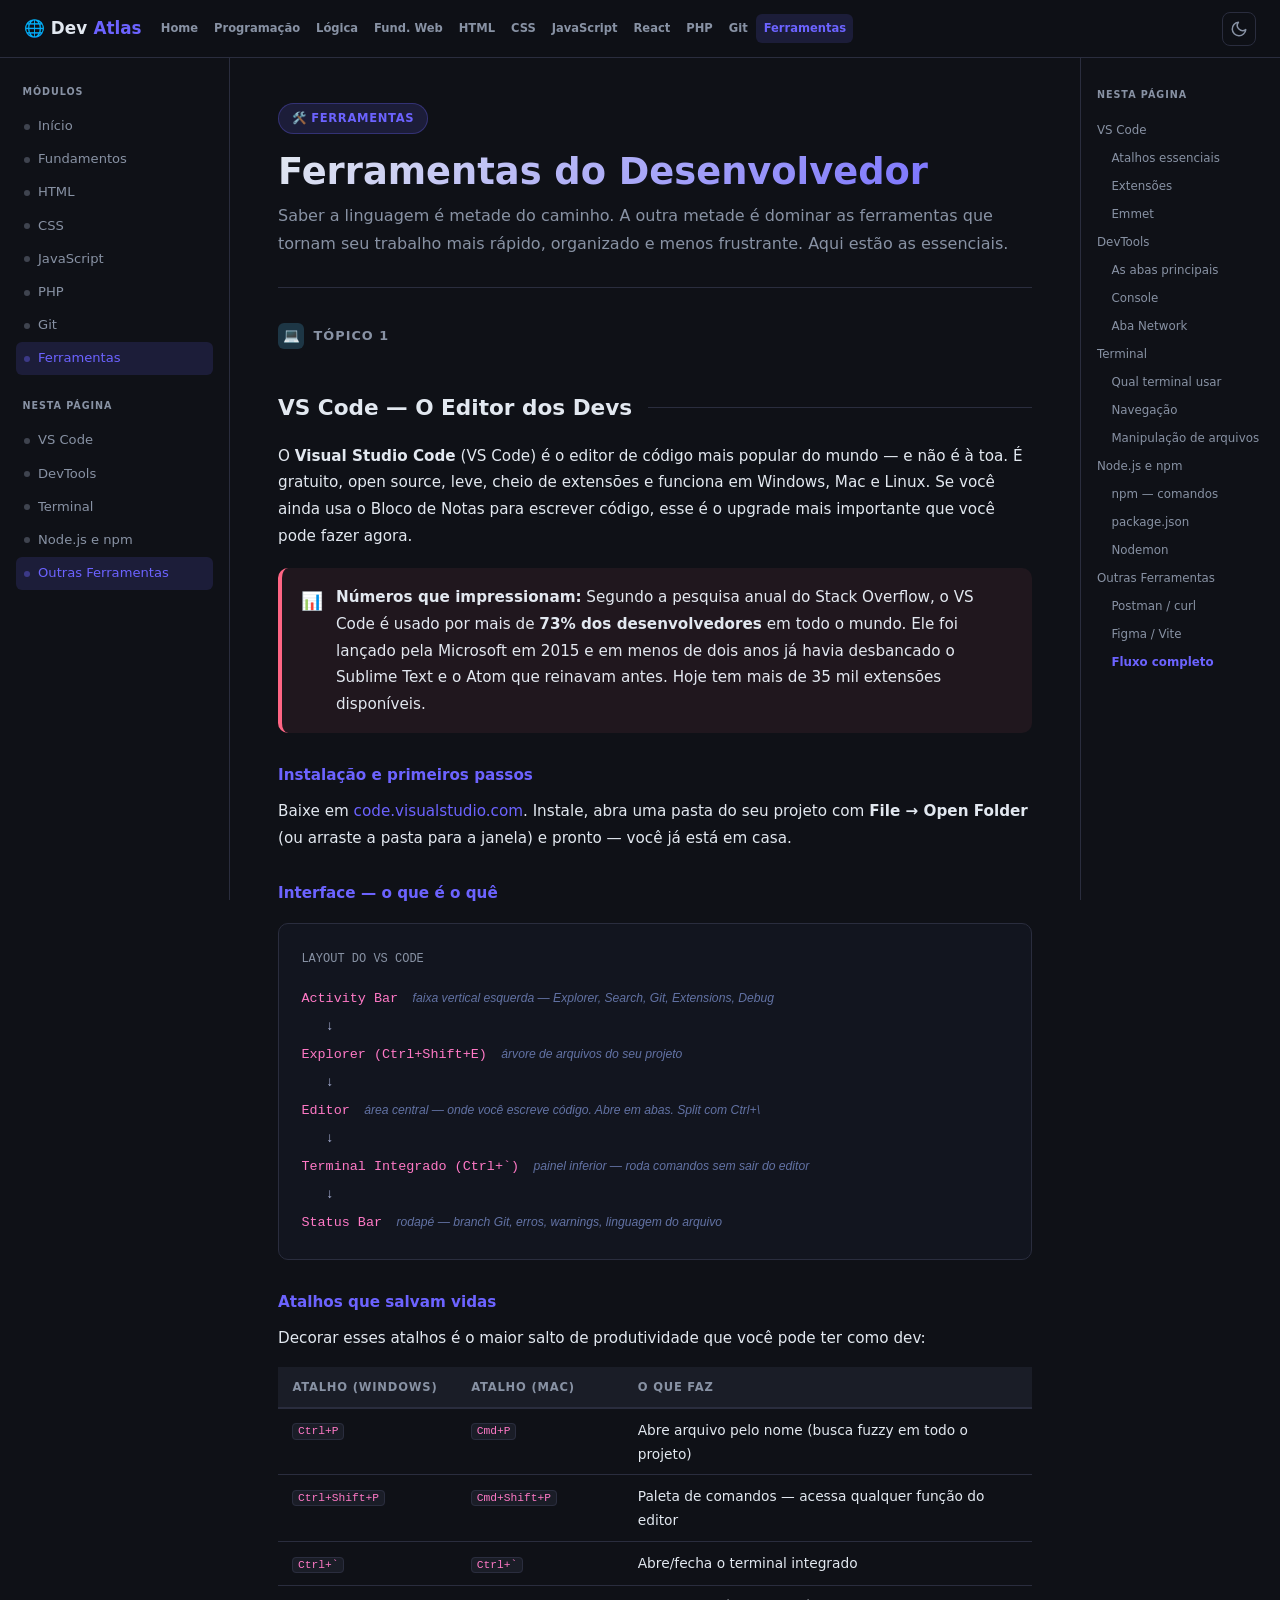
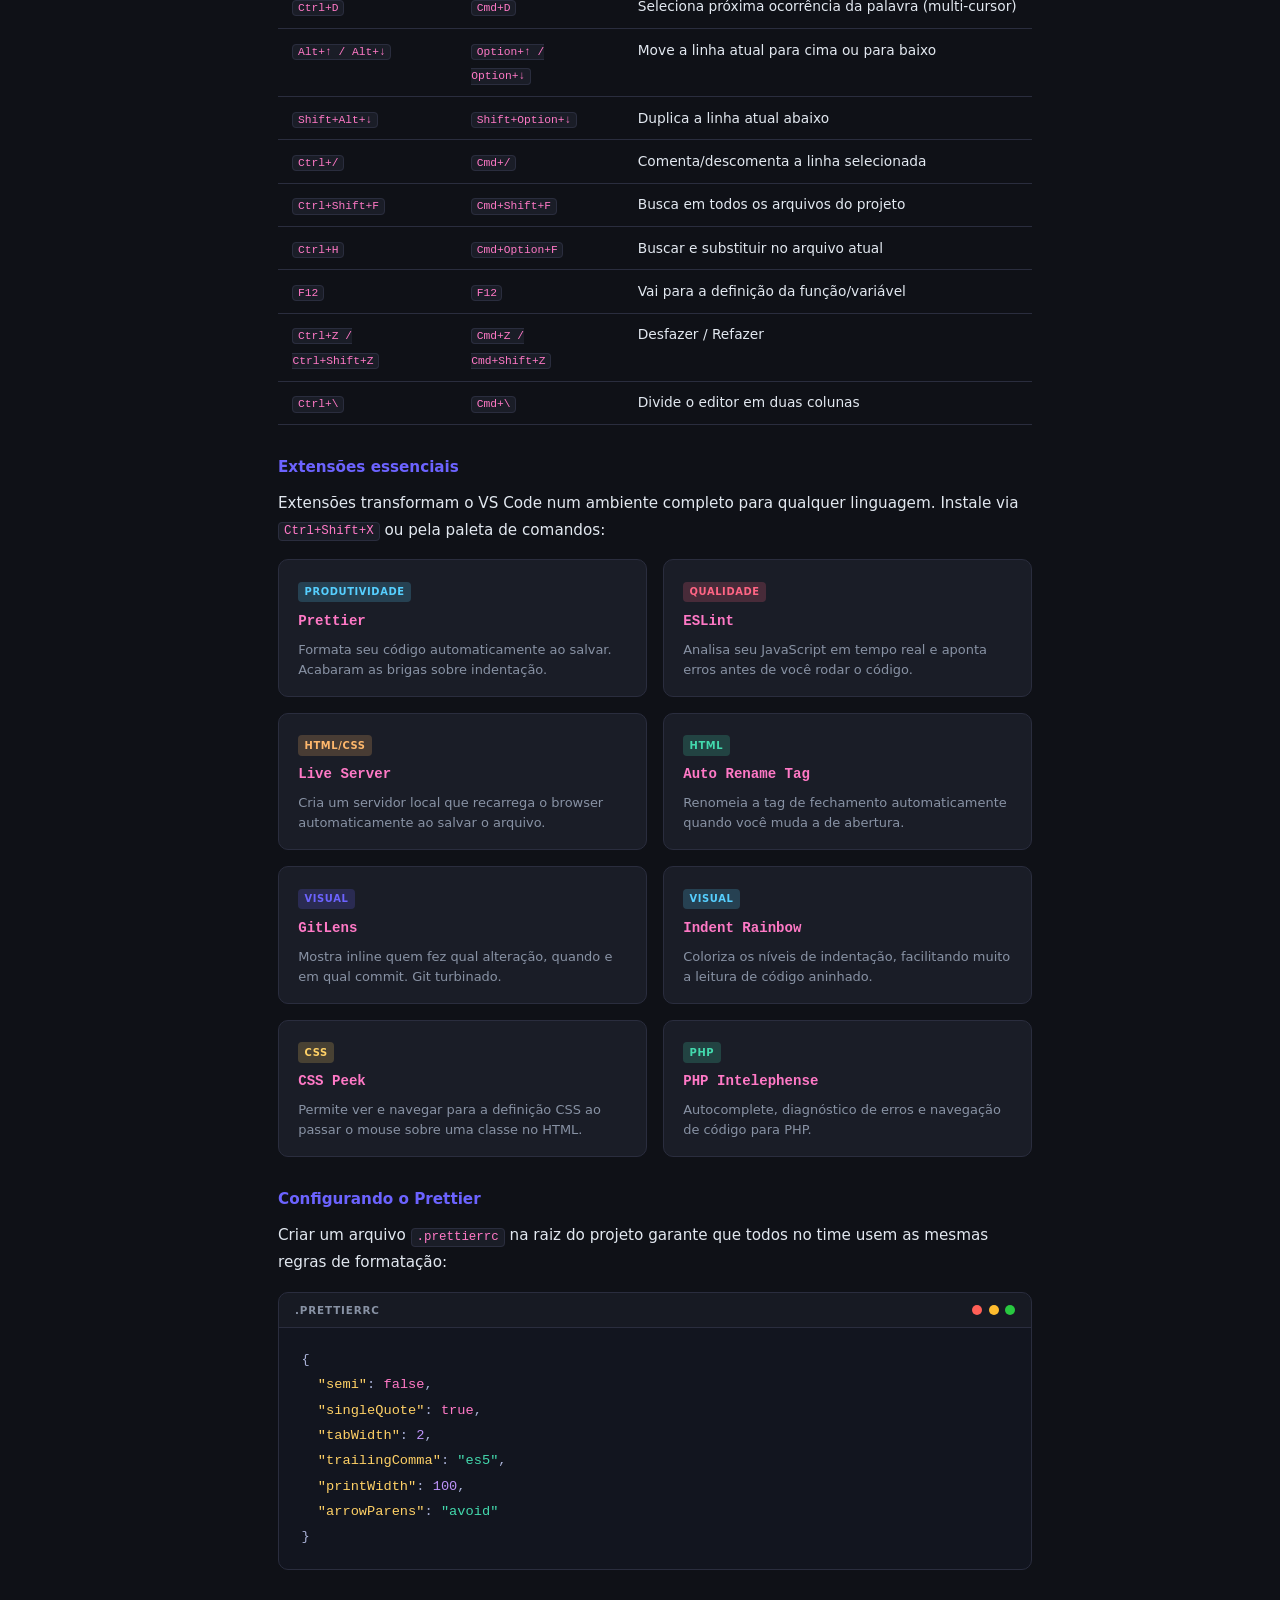
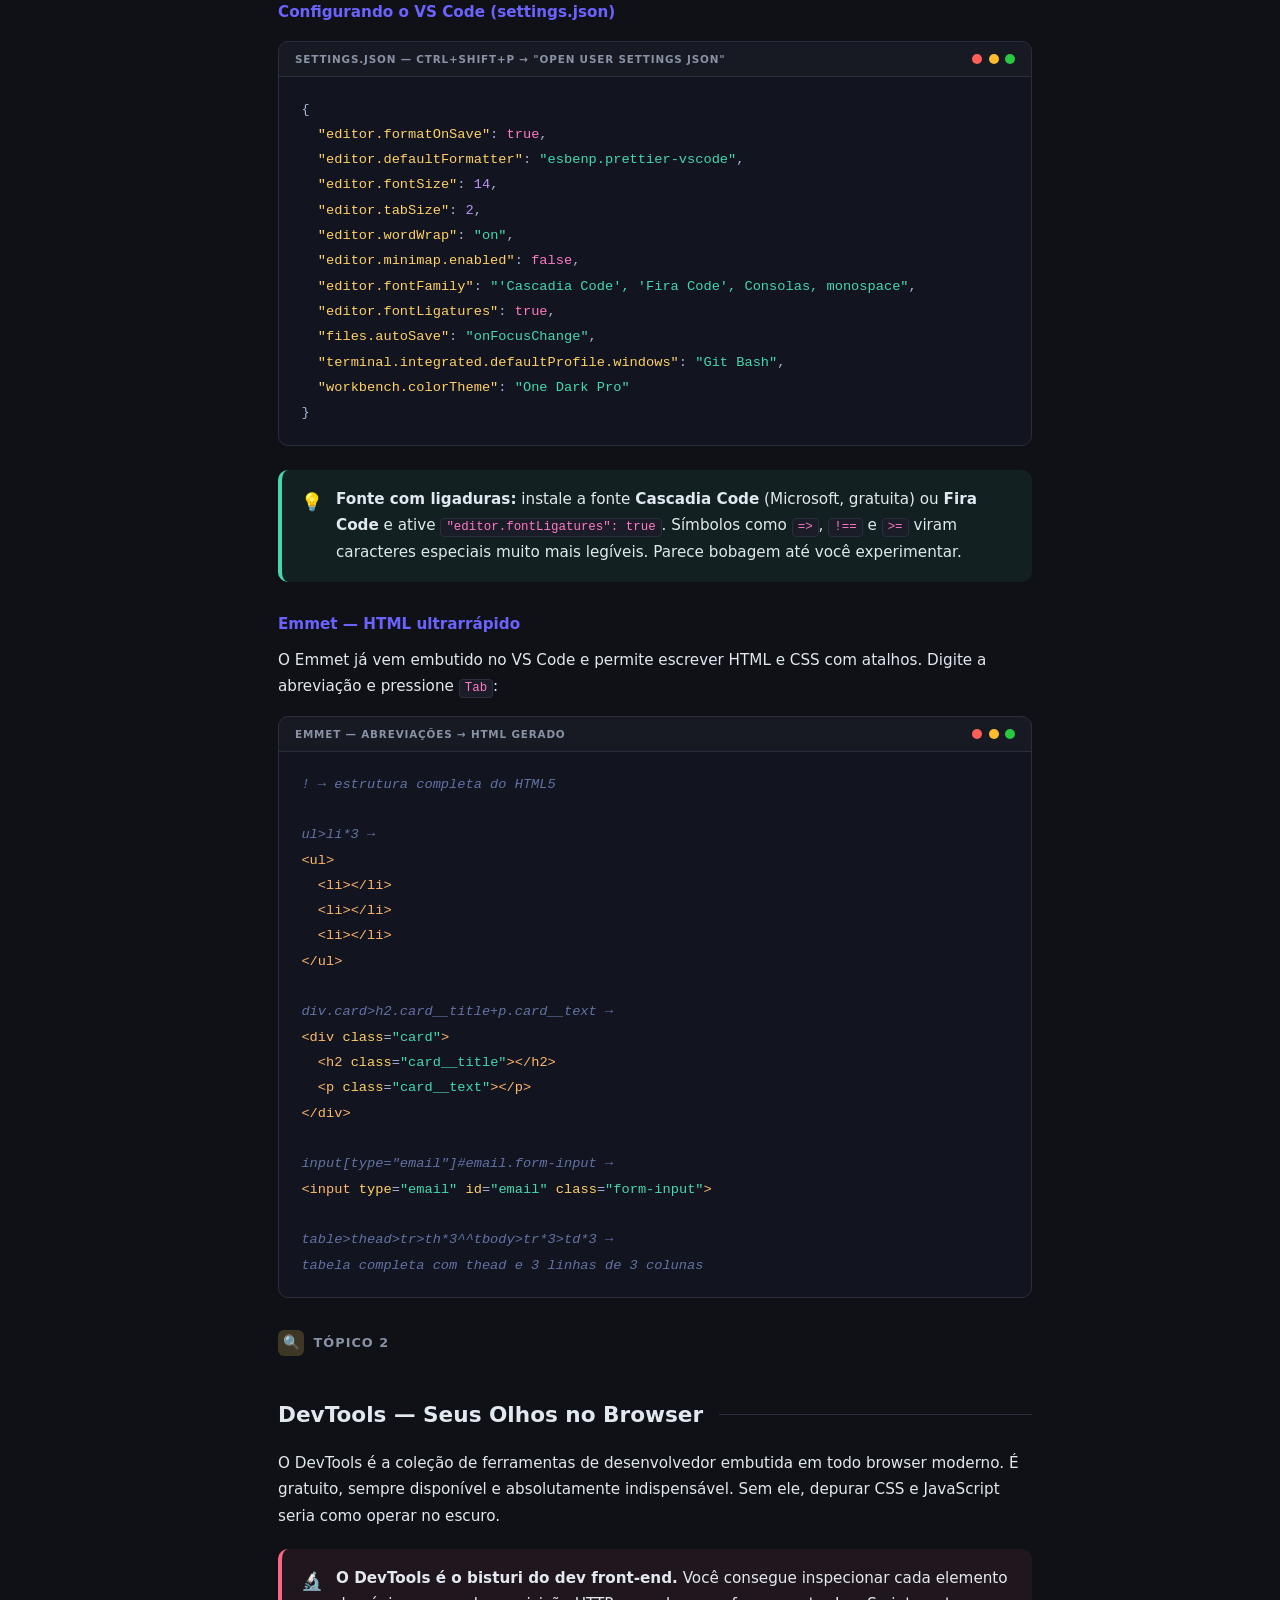
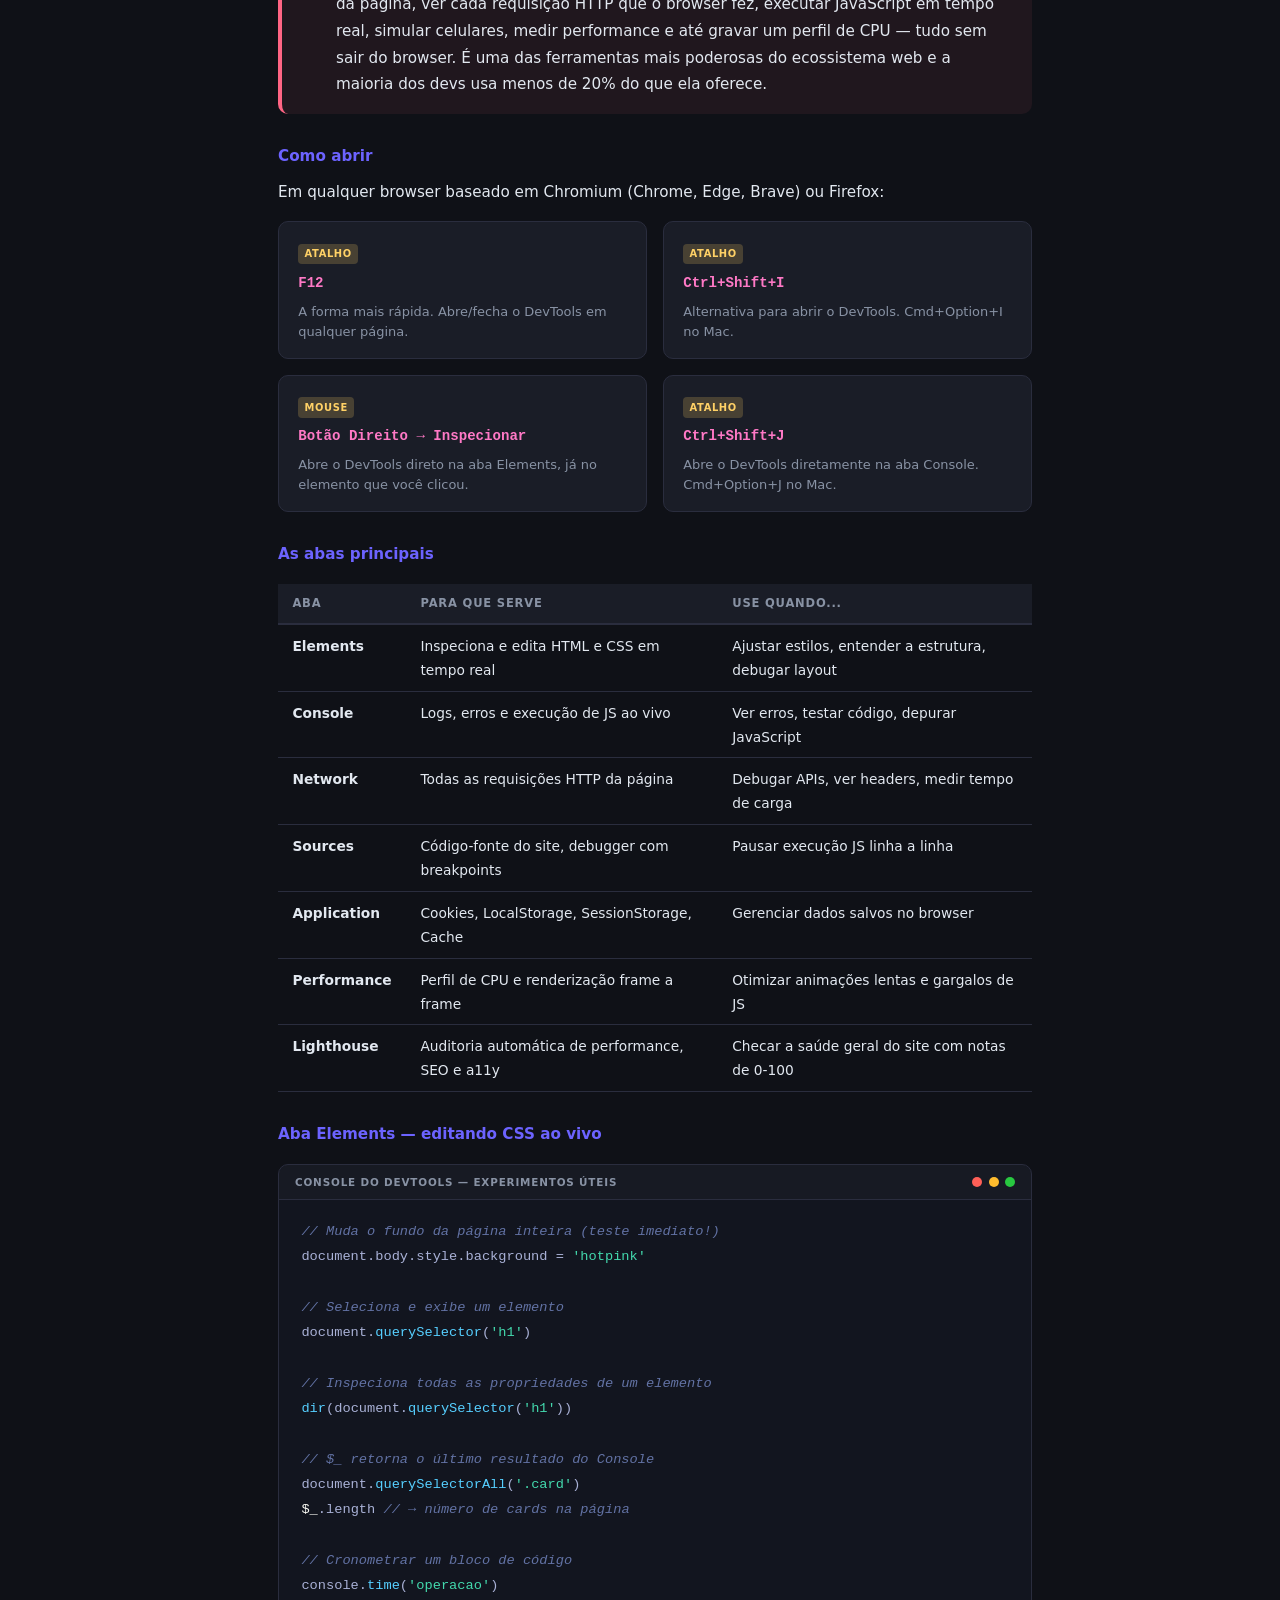
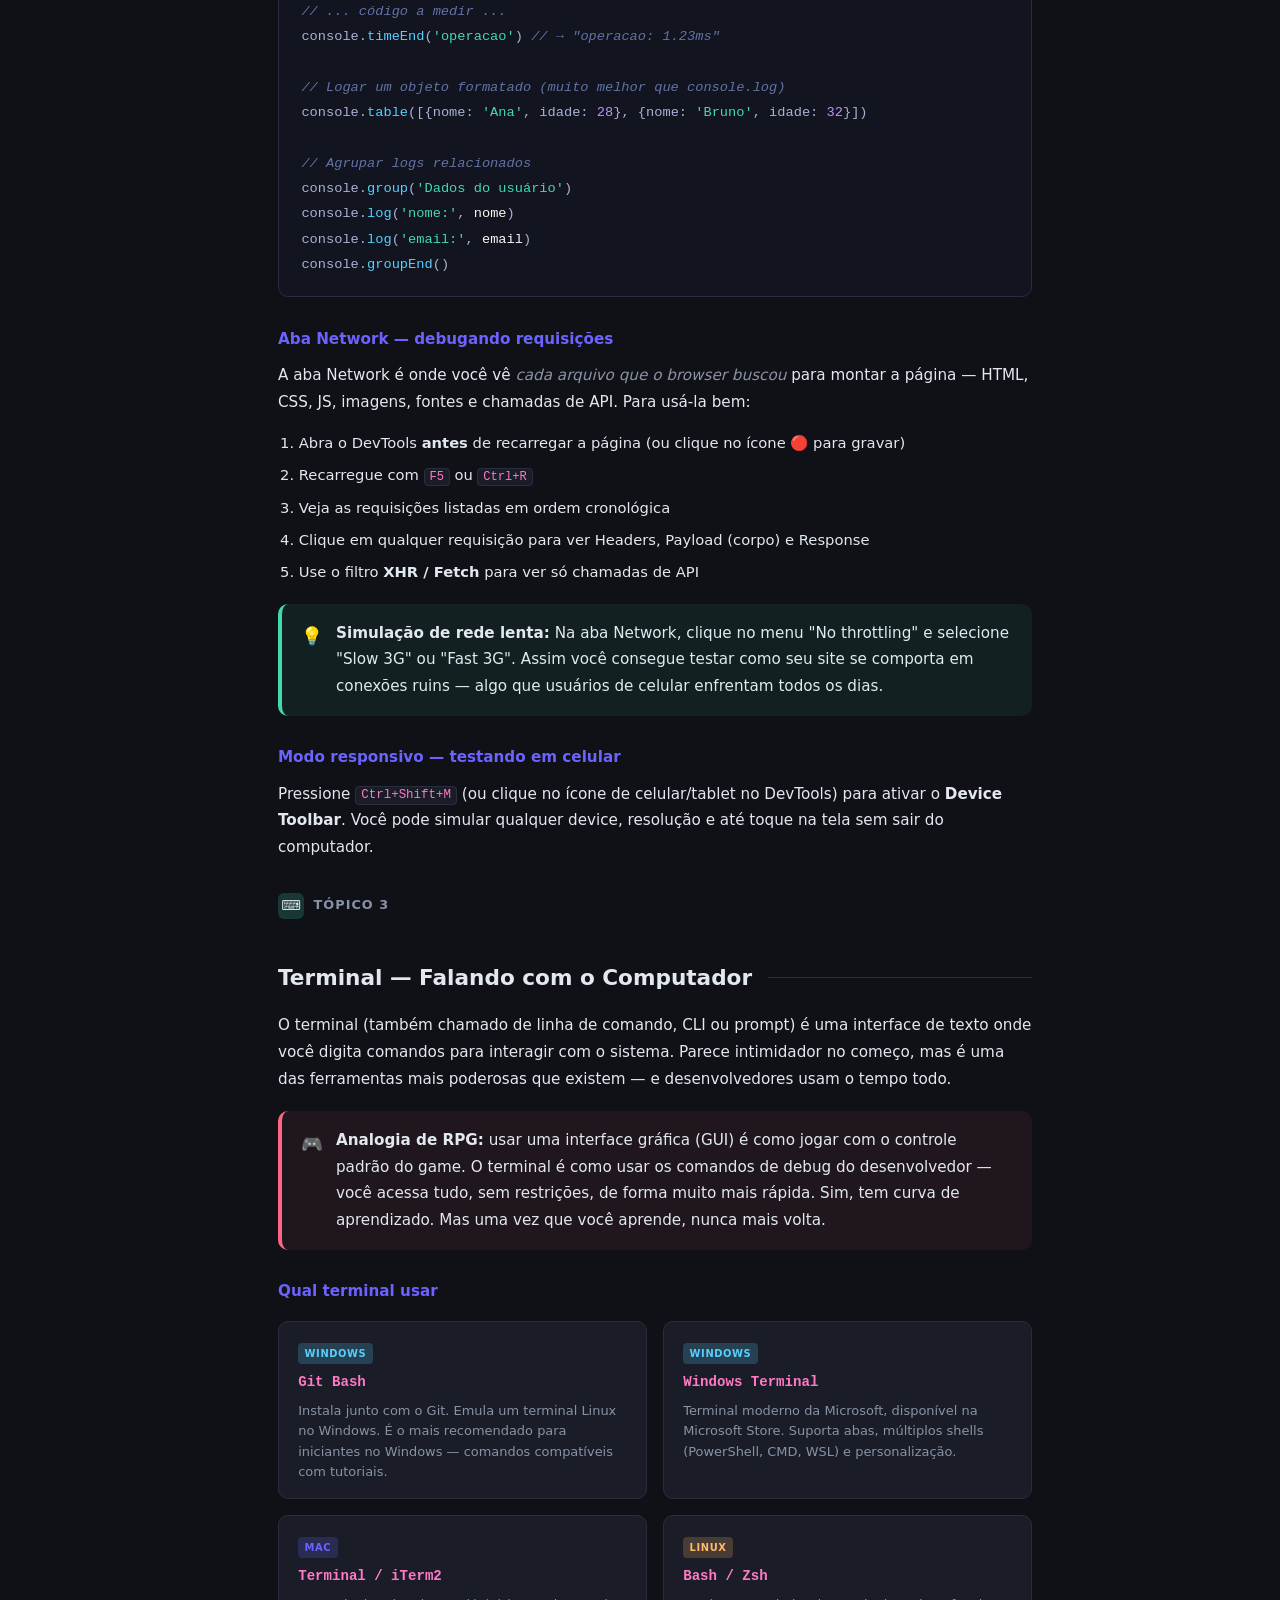
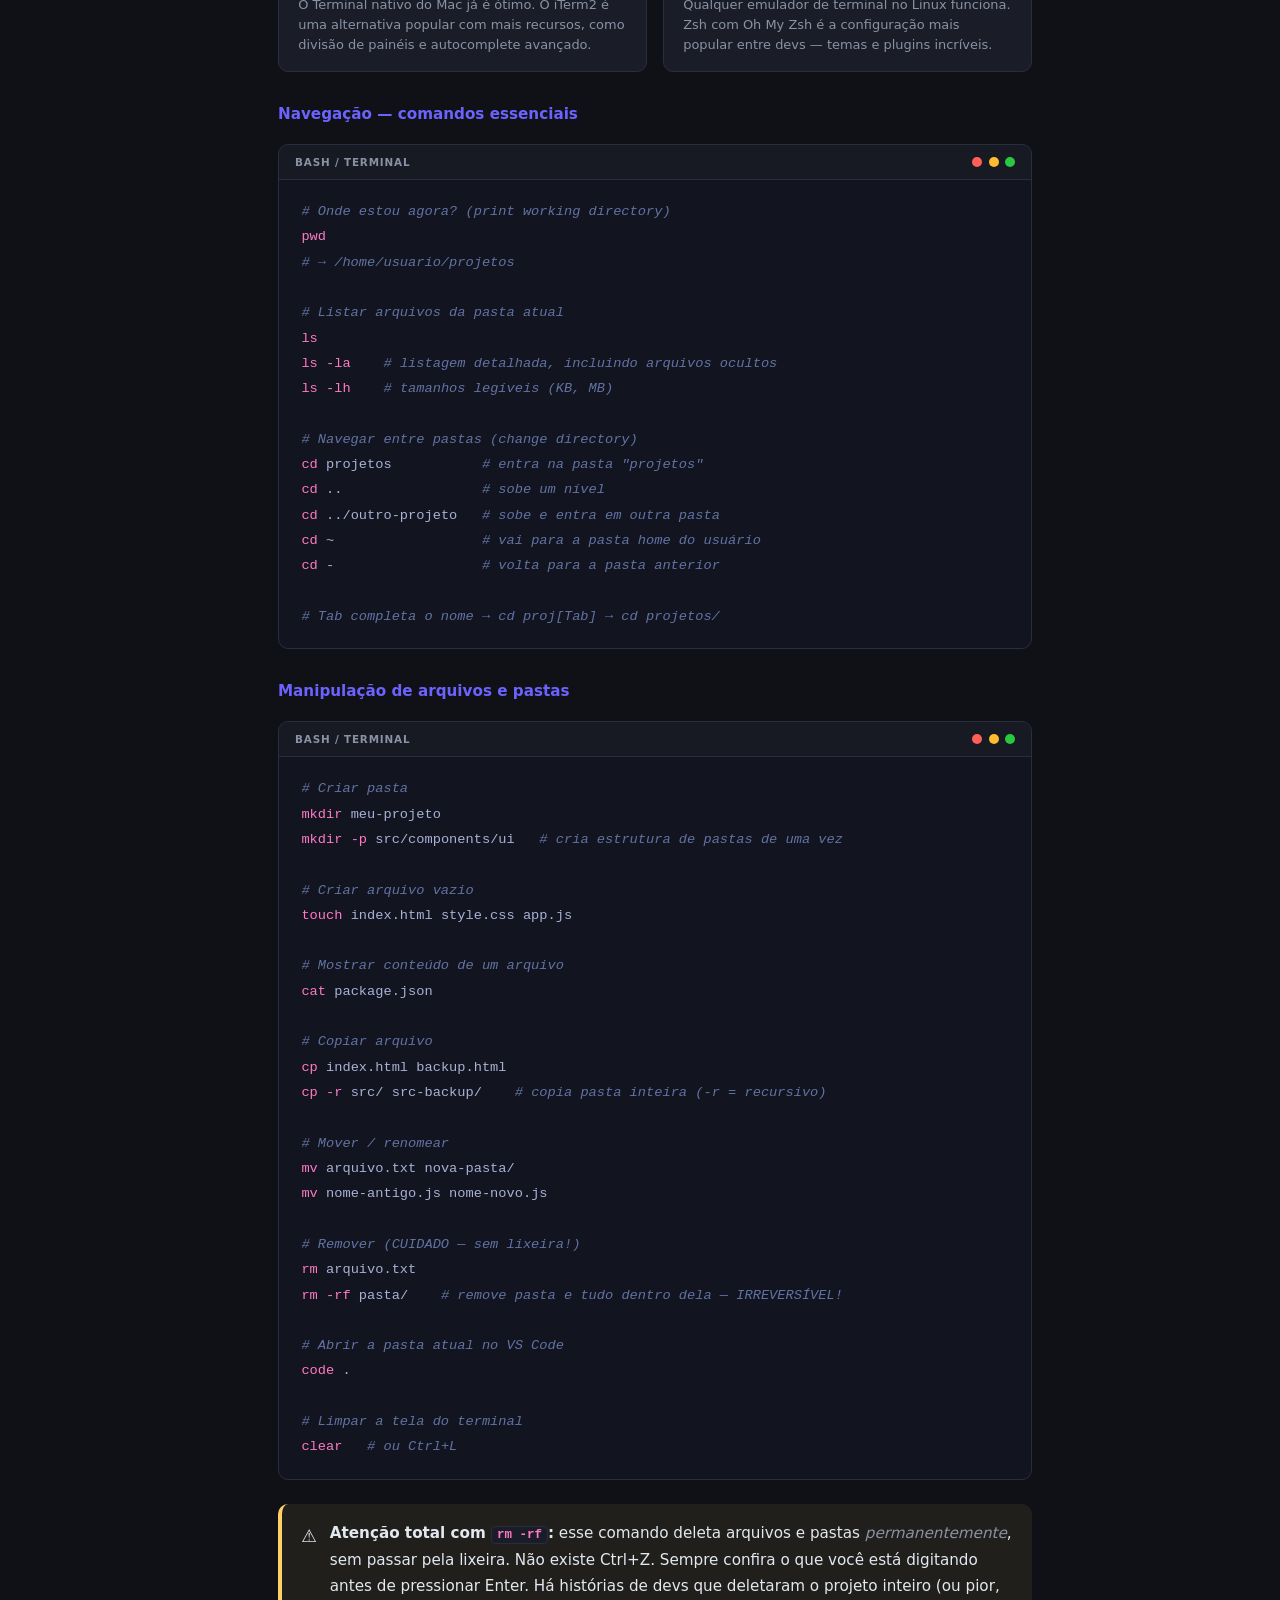
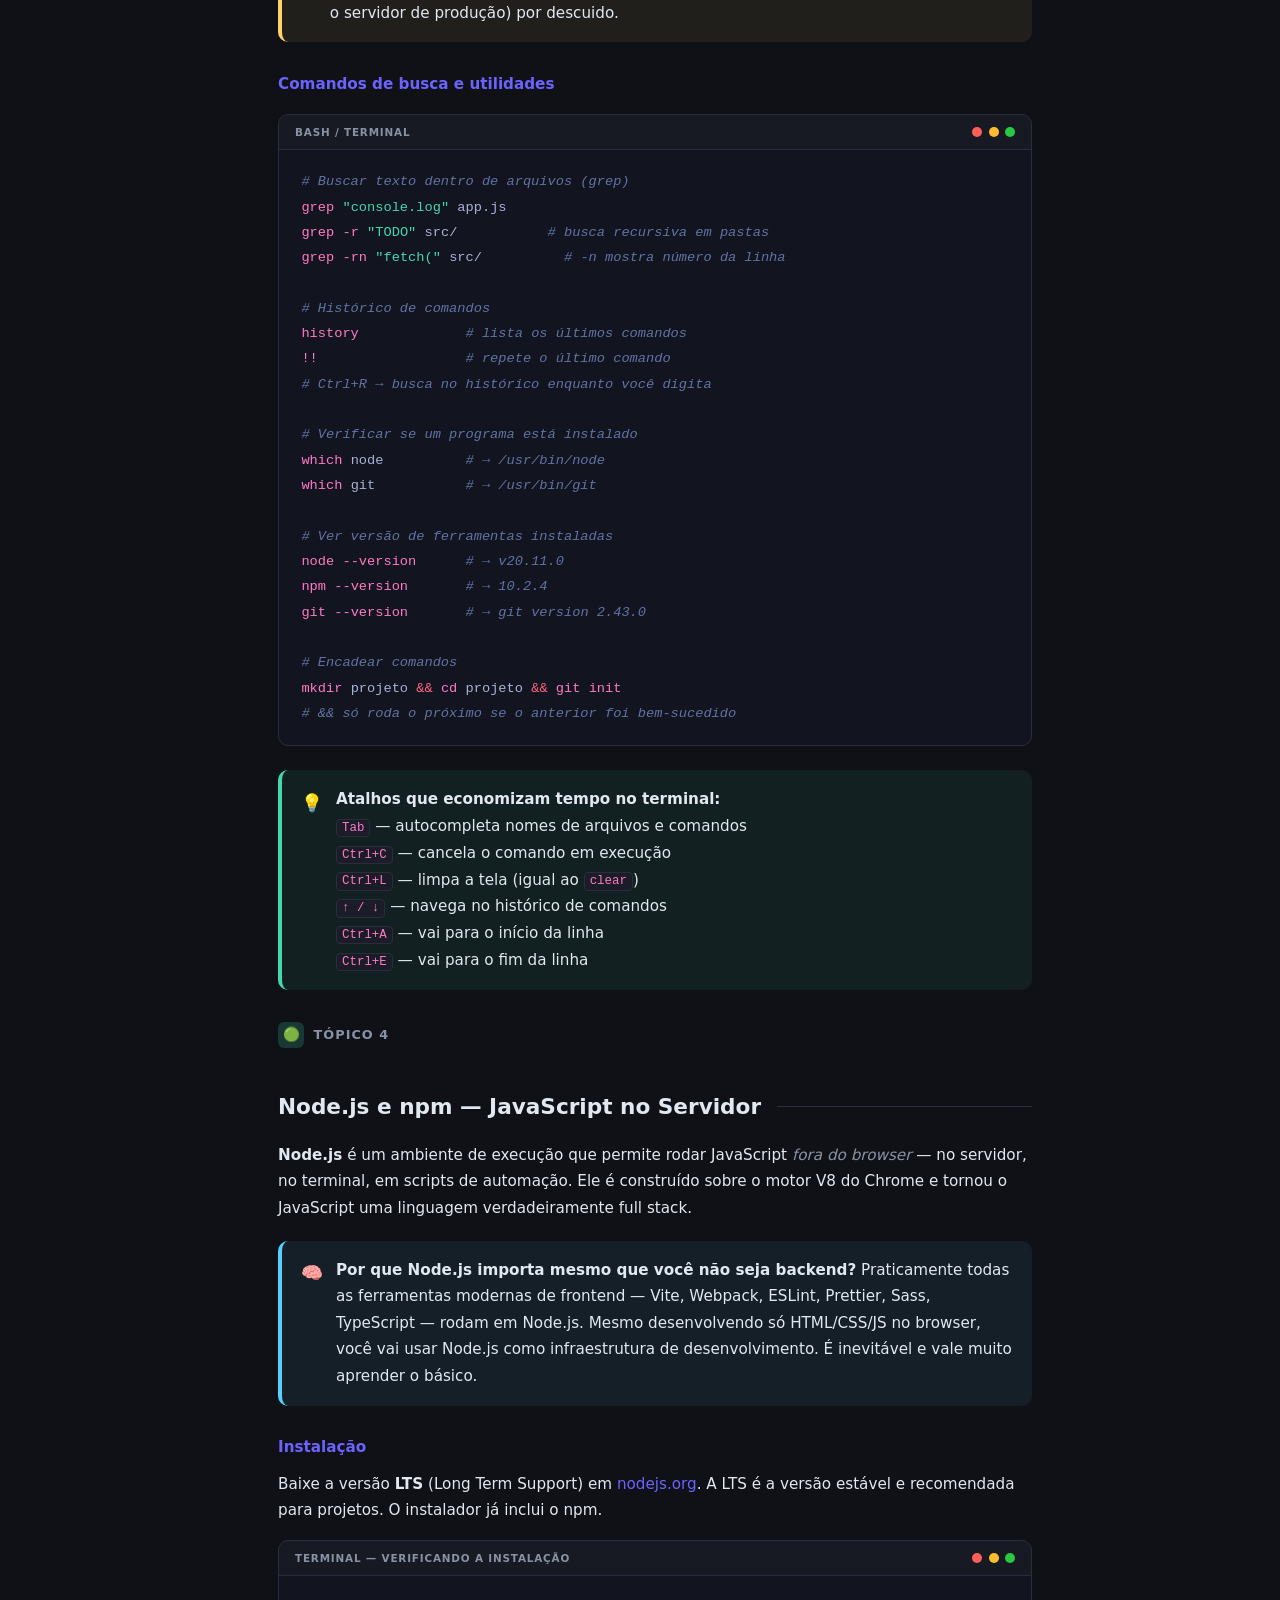
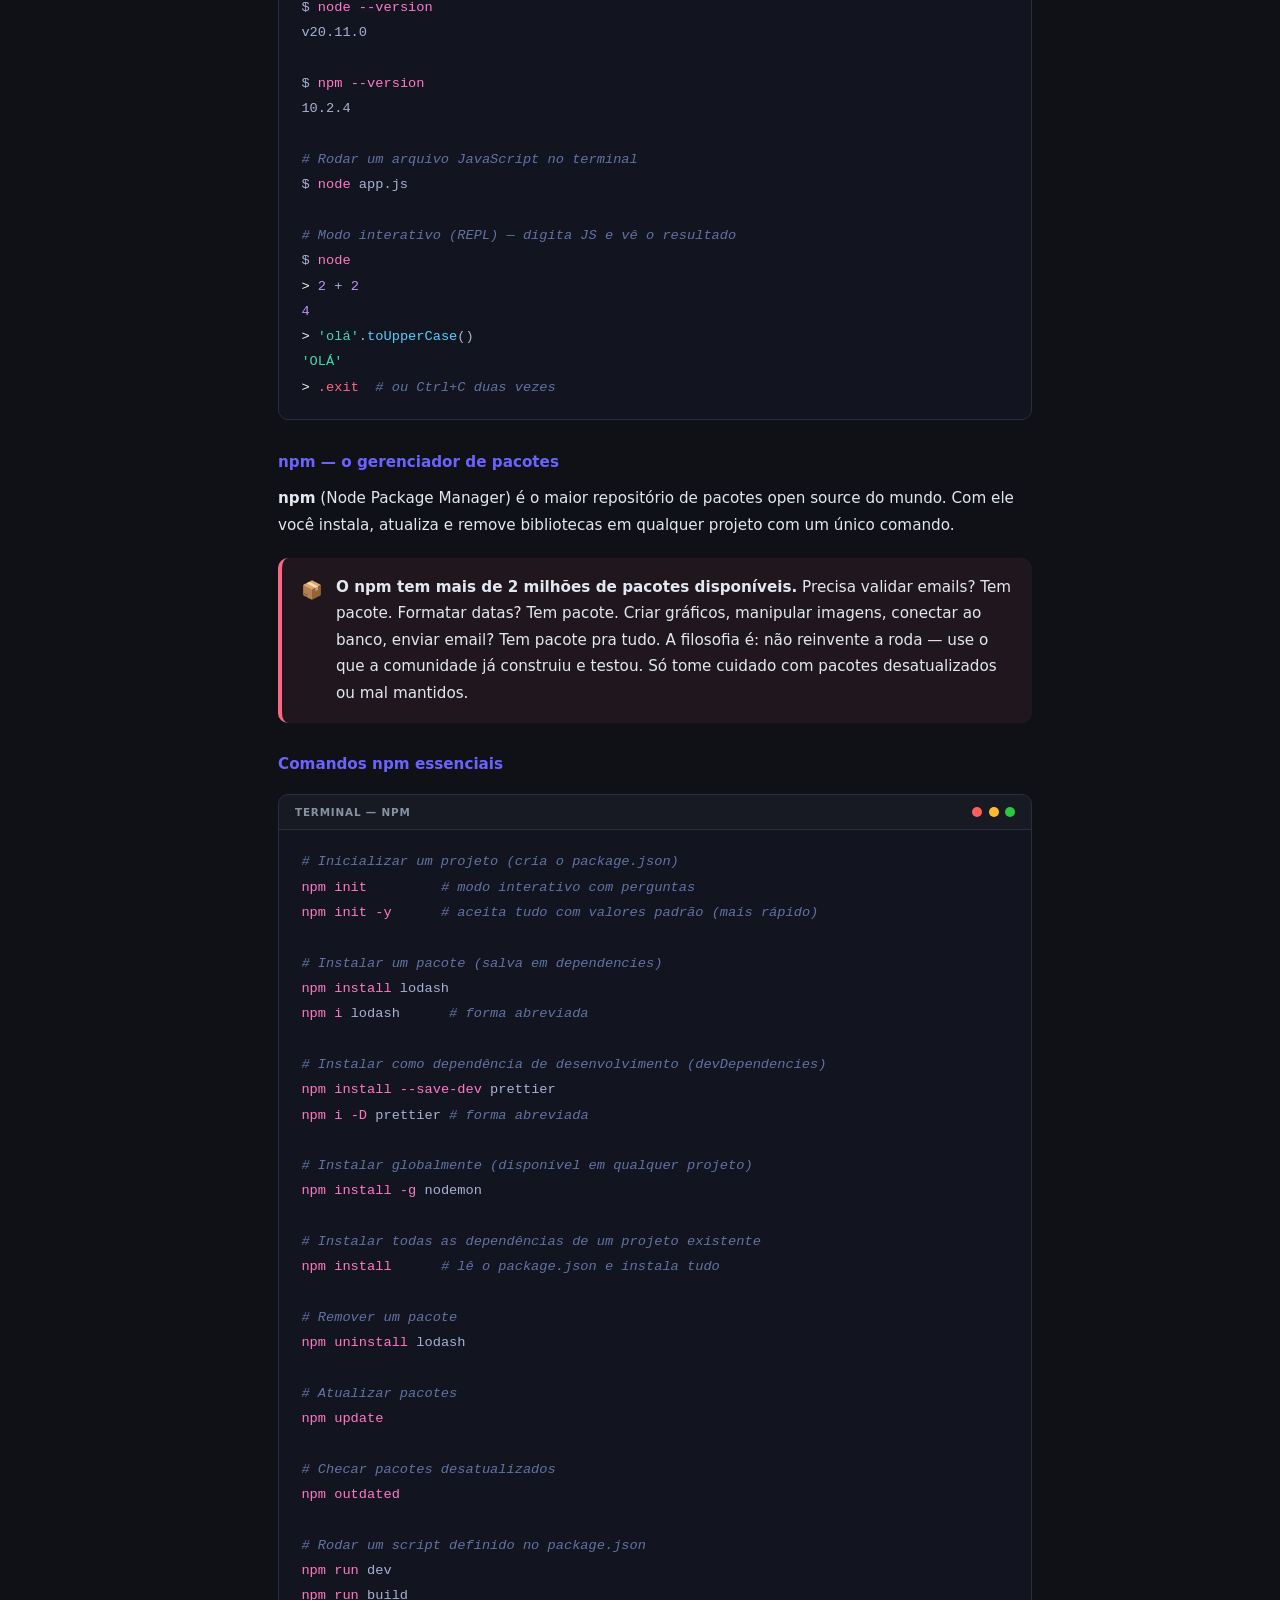
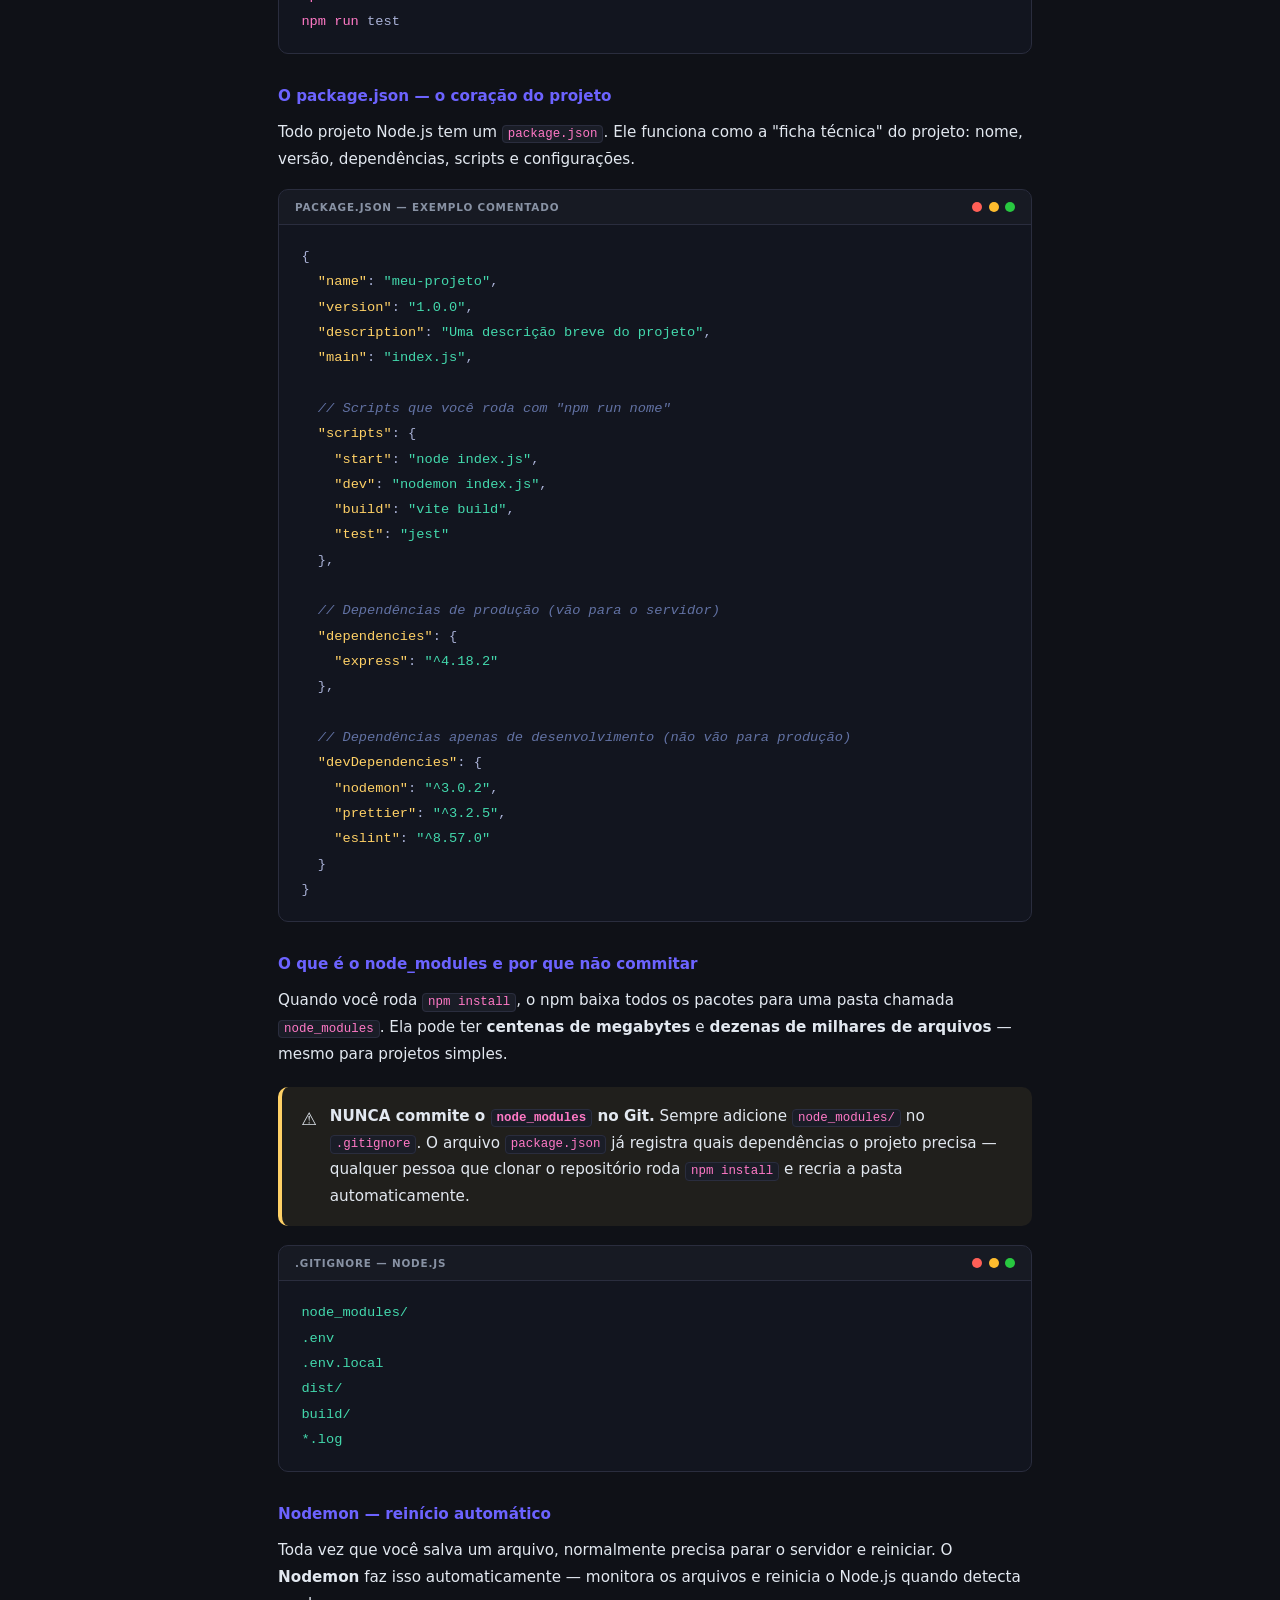
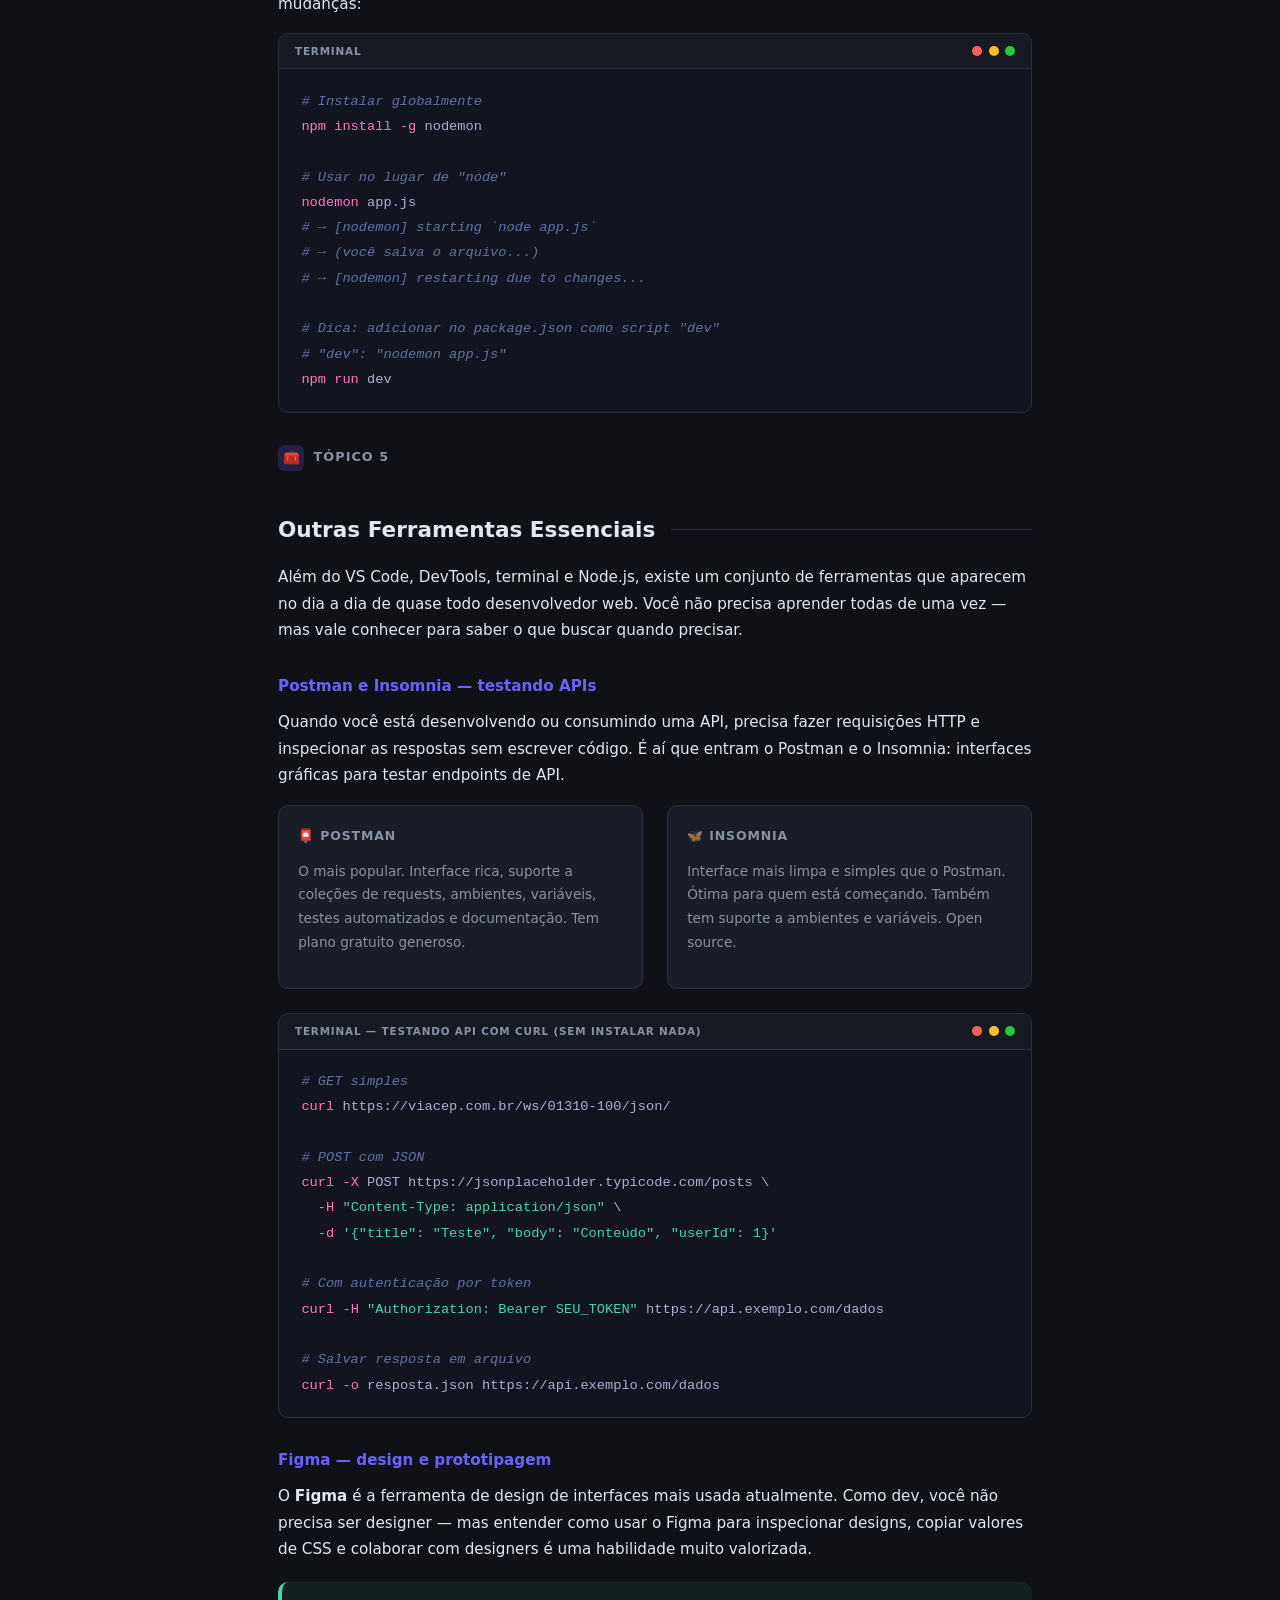
<file: ferramentas.html>
﻿<!DOCTYPE html>
<html lang="pt-BR">
<head>
    <meta charset="UTF-8">
    <meta name="viewport" content="width=device-width, initial-scale=1.0">
    <meta name="description" content="Dev Atlas — Ferramentas: VS Code, DevTools, Terminal, Node.js e npm para turbinar seu fluxo de desenvolvimento.">
    <title>Ferramentas — Dev Atlas</title>
    <link rel="stylesheet" href="./assets/css/style.css">
</head>
<body>
<!-- ── LAYOUT ── -->
<div class="page-wrapper">

    <!-- ── SIDEBAR ── -->
    <aside class="sidebar">
        <h3>Módulos</h3>
        <ul>
            <li><a href="index.html"><span class="dot"></span>Início</a></li>
            <li><a href="fundamentos.html"><span class="dot"></span>Fundamentos</a></li>
            <li><a href="html.html"><span class="dot"></span>HTML</a></li>
            <li><a href="css.html"><span class="dot"></span>CSS</a></li>
            <li><a href="javascript.html"><span class="dot"></span>JavaScript</a></li>
            <li><a href="php.html"><span class="dot"></span>PHP</a></li>
            <li><a href="git.html"><span class="dot"></span>Git</a></li>
            <li><a href="ferramentas.html" class="active"><span class="dot"></span>Ferramentas</a></li>
        </ul>

        <h3>Nesta página</h3>
        <ul>
            <li><a href="#vscode"><span class="dot"></span>VS Code</a></li>
            <li><a href="#devtools"><span class="dot"></span>DevTools</a></li>
            <li><a href="#terminal"><span class="dot"></span>Terminal</a></li>
            <li><a href="#nodejs"><span class="dot"></span>Node.js e npm</a></li>
            <li><a href="#outras"><span class="dot"></span>Outras Ferramentas</a></li>
        </ul>
    </aside>

    <!-- ── MAIN ── -->
    <main class="content">

        <div class="page-badge">🛠️ Ferramentas</div>
        <h1 class="page-title">Ferramentas do Desenvolvedor</h1>
        <p class="page-subtitle">
            Saber a linguagem é metade do caminho. A outra metade é dominar as ferramentas que
            tornam seu trabalho mais rápido, organizado e menos frustrante. Aqui estão as essenciais.
        </p>

        <!-- ────────────────────────────────────────
             1. VS CODE
        ──────────────────────────────────────── -->
        <section id="vscode">

            <div class="section-label">
                <div class="sl-icon sl-blue">💻</div>
                <span>Tópico 1</span>
            </div>
            <h2 class="section-h">VS Code — O Editor dos Devs</h2>

            <p>
                O <strong>Visual Studio Code</strong> (VS Code) é o editor de código mais popular do mundo
                — e não é à toa. É gratuito, open source, leve, cheio de extensões e funciona em Windows,
                Mac e Linux. Se você ainda usa o Bloco de Notas para escrever código, esse é o upgrade mais
                importante que você pode fazer agora.
            </p>

            <div class="callout fun">
                <div class="callout-icon">📊</div>
                <div class="callout-body">
                    <p>
                        <strong>Números que impressionam:</strong> Segundo a pesquisa anual do Stack Overflow,
                        o VS Code é usado por mais de <strong>73% dos desenvolvedores</strong> em todo o mundo.
                        Ele foi lançado pela Microsoft em 2015 e em menos de dois anos já havia desbancado o
                        Sublime Text e o Atom que reinavam antes. Hoje tem mais de 35 mil extensões disponíveis.
                    </p>
                </div>
            </div>

            <h3 class="sub-h">Instalação e primeiros passos</h3>
            <p>
                Baixe em <a href="https://code.visualstudio.com" target="_blank" rel="noopener">code.visualstudio.com</a>.
                Instale, abra uma pasta do seu projeto com <strong>File → Open Folder</strong> (ou
                arraste a pasta para a janela) e pronto — você já está em casa.
            </p>

            <h3 class="sub-h">Interface — o que é o quê</h3>

            <div class="diagram">
                <div class="d-line" style="color:var(--text-muted);font-size:.75rem;margin-bottom:.8rem">LAYOUT DO VS CODE</div>
                <div class="d-line">
                    <span class="d-tag">Activity Bar</span>
                    <span class="d-note">faixa vertical esquerda — Explorer, Search, Git, Extensions, Debug</span>
                </div>
                <div class="d-line i1"><span>↓</span></div>
                <div class="d-line">
                    <span class="d-tag">Explorer (Ctrl+Shift+E)</span>
                    <span class="d-note">árvore de arquivos do seu projeto</span>
                </div>
                <div class="d-line i1"><span>↓</span></div>
                <div class="d-line">
                    <span class="d-tag">Editor</span>
                    <span class="d-note">área central — onde você escreve código. Abre em abas. Split com Ctrl+\</span>
                </div>
                <div class="d-line i1"><span>↓</span></div>
                <div class="d-line">
                    <span class="d-tag">Terminal Integrado (Ctrl+`)</span>
                    <span class="d-note">painel inferior — roda comandos sem sair do editor</span>
                </div>
                <div class="d-line i1"><span>↓</span></div>
                <div class="d-line">
                    <span class="d-tag">Status Bar</span>
                    <span class="d-note">rodapé — branch Git, erros, warnings, linguagem do arquivo</span>
                </div>
            </div>

            <h3 class="sub-h">Atalhos que salvam vidas</h3>
            <p>Decorar esses atalhos é o maior salto de produtividade que você pode ter como dev:</p>

            <div class="tbl-wrap">
                <table>
                    <thead>
                        <tr>
                            <th>Atalho (Windows)</th>
                            <th>Atalho (Mac)</th>
                            <th>O que faz</th>
                        </tr>
                    </thead>
                    <tbody>
                        <tr>
                            <td><code>Ctrl+P</code></td>
                            <td><code>Cmd+P</code></td>
                            <td>Abre arquivo pelo nome (busca fuzzy em todo o projeto)</td>
                        </tr>
                        <tr>
                            <td><code>Ctrl+Shift+P</code></td>
                            <td><code>Cmd+Shift+P</code></td>
                            <td>Paleta de comandos — acessa qualquer função do editor</td>
                        </tr>
                        <tr>
                            <td><code>Ctrl+`</code></td>
                            <td><code>Ctrl+`</code></td>
                            <td>Abre/fecha o terminal integrado</td>
                        </tr>
                        <tr>
                            <td><code>Ctrl+D</code></td>
                            <td><code>Cmd+D</code></td>
                            <td>Seleciona próxima ocorrência da palavra (multi-cursor)</td>
                        </tr>
                        <tr>
                            <td><code>Alt+↑ / Alt+↓</code></td>
                            <td><code>Option+↑ / Option+↓</code></td>
                            <td>Move a linha atual para cima ou para baixo</td>
                        </tr>
                        <tr>
                            <td><code>Shift+Alt+↓</code></td>
                            <td><code>Shift+Option+↓</code></td>
                            <td>Duplica a linha atual abaixo</td>
                        </tr>
                        <tr>
                            <td><code>Ctrl+/</code></td>
                            <td><code>Cmd+/</code></td>
                            <td>Comenta/descomenta a linha selecionada</td>
                        </tr>
                        <tr>
                            <td><code>Ctrl+Shift+F</code></td>
                            <td><code>Cmd+Shift+F</code></td>
                            <td>Busca em todos os arquivos do projeto</td>
                        </tr>
                        <tr>
                            <td><code>Ctrl+H</code></td>
                            <td><code>Cmd+Option+F</code></td>
                            <td>Buscar e substituir no arquivo atual</td>
                        </tr>
                        <tr>
                            <td><code>F12</code></td>
                            <td><code>F12</code></td>
                            <td>Vai para a definição da função/variável</td>
                        </tr>
                        <tr>
                            <td><code>Ctrl+Z / Ctrl+Shift+Z</code></td>
                            <td><code>Cmd+Z / Cmd+Shift+Z</code></td>
                            <td>Desfazer / Refazer</td>
                        </tr>
                        <tr>
                            <td><code>Ctrl+\</code></td>
                            <td><code>Cmd+\</code></td>
                            <td>Divide o editor em duas colunas</td>
                        </tr>
                    </tbody>
                </table>
            </div>

            <h3 class="sub-h">Extensões essenciais</h3>
            <p>
                Extensões transformam o VS Code num ambiente completo para qualquer linguagem.
                Instale via <code>Ctrl+Shift+X</code> ou pela paleta de comandos:
            </p>

            <div class="cards-grid">
                <div class="card">
                    <span class="card-badge b-blue">Produtividade</span>
                    <div class="card-title">Prettier</div>
                    <div class="card-desc">Formata seu código automaticamente ao salvar. Acabaram as brigas sobre indentação.</div>
                </div>
                <div class="card">
                    <span class="card-badge b-red">Qualidade</span>
                    <div class="card-title">ESLint</div>
                    <div class="card-desc">Analisa seu JavaScript em tempo real e aponta erros antes de você rodar o código.</div>
                </div>
                <div class="card">
                    <span class="card-badge b-orange">HTML/CSS</span>
                    <div class="card-title">Live Server</div>
                    <div class="card-desc">Cria um servidor local que recarrega o browser automaticamente ao salvar o arquivo.</div>
                </div>
                <div class="card">
                    <span class="card-badge b-green">HTML</span>
                    <div class="card-title">Auto Rename Tag</div>
                    <div class="card-desc">Renomeia a tag de fechamento automaticamente quando você muda a de abertura.</div>
                </div>
                <div class="card">
                    <span class="card-badge b-purple">Visual</span>
                    <div class="card-title">GitLens</div>
                    <div class="card-desc">Mostra inline quem fez qual alteração, quando e em qual commit. Git turbinado.</div>
                </div>
                <div class="card">
                    <span class="card-badge b-blue">Visual</span>
                    <div class="card-title">Indent Rainbow</div>
                    <div class="card-desc">Coloriza os níveis de indentação, facilitando muito a leitura de código aninhado.</div>
                </div>
                <div class="card">
                    <span class="card-badge b-yellow">CSS</span>
                    <div class="card-title">CSS Peek</div>
                    <div class="card-desc">Permite ver e navegar para a definição CSS ao passar o mouse sobre uma classe no HTML.</div>
                </div>
                <div class="card">
                    <span class="card-badge b-green">PHP</span>
                    <div class="card-title">PHP Intelephense</div>
                    <div class="card-desc">Autocomplete, diagnóstico de erros e navegação de código para PHP.</div>
                </div>
            </div>

            <h3 class="sub-h">Configurando o Prettier</h3>
            <p>
                Criar um arquivo <code>.prettierrc</code> na raiz do projeto garante que todos no time
                usem as mesmas regras de formatação:
            </p>

            <div class="code-block">
                <div class="cb-header">
                    <span class="cb-lang">.prettierrc</span>
                    <div class="cb-dots">
                        <div class="cb-dot" style="background:#ff5f57"></div>
                        <div class="cb-dot" style="background:#febc2e"></div>
                        <div class="cb-dot" style="background:#28c840"></div>
                    </div>
                </div>
                <pre><code>{
  <span class="ca">"semi"</span>: <span class="ck">false</span>,
  <span class="ca">"singleQuote"</span>: <span class="ck">true</span>,
  <span class="ca">"tabWidth"</span>: <span class="cn">2</span>,
  <span class="ca">"trailingComma"</span>: <span class="cs">"es5"</span>,
  <span class="ca">"printWidth"</span>: <span class="cn">100</span>,
  <span class="ca">"arrowParens"</span>: <span class="cs">"avoid"</span>
}</code></pre>
            </div>

            <h3 class="sub-h">Configurando o VS Code (settings.json)</h3>

            <div class="code-block">
                <div class="cb-header">
                    <span class="cb-lang">settings.json — Ctrl+Shift+P → "Open User Settings JSON"</span>
                    <div class="cb-dots">
                        <div class="cb-dot" style="background:#ff5f57"></div>
                        <div class="cb-dot" style="background:#febc2e"></div>
                        <div class="cb-dot" style="background:#28c840"></div>
                    </div>
                </div>
                <pre><code>{
  <span class="ca">"editor.formatOnSave"</span>: <span class="ck">true</span>,
  <span class="ca">"editor.defaultFormatter"</span>: <span class="cs">"esbenp.prettier-vscode"</span>,
  <span class="ca">"editor.fontSize"</span>: <span class="cn">14</span>,
  <span class="ca">"editor.tabSize"</span>: <span class="cn">2</span>,
  <span class="ca">"editor.wordWrap"</span>: <span class="cs">"on"</span>,
  <span class="ca">"editor.minimap.enabled"</span>: <span class="ck">false</span>,
  <span class="ca">"editor.fontFamily"</span>: <span class="cs">"'Cascadia Code', 'Fira Code', Consolas, monospace"</span>,
  <span class="ca">"editor.fontLigatures"</span>: <span class="ck">true</span>,
  <span class="ca">"files.autoSave"</span>: <span class="cs">"onFocusChange"</span>,
  <span class="ca">"terminal.integrated.defaultProfile.windows"</span>: <span class="cs">"Git Bash"</span>,
  <span class="ca">"workbench.colorTheme"</span>: <span class="cs">"One Dark Pro"</span>
}</code></pre>
            </div>

            <div class="callout tip">
                <div class="callout-icon">💡</div>
                <div class="callout-body">
                    <p>
                        <strong>Fonte com ligaduras:</strong> instale a fonte
                        <strong>Cascadia Code</strong> (Microsoft, gratuita) ou <strong>Fira Code</strong>
                        e ative <code>"editor.fontLigatures": true</code>. Símbolos como
                        <code>=></code>, <code>!==</code> e <code>>=</code> viram caracteres especiais
                        muito mais legíveis. Parece bobagem até você experimentar.
                    </p>
                </div>
            </div>

            <h3 class="sub-h">Emmet — HTML ultrarrápido</h3>
            <p>
                O Emmet já vem embutido no VS Code e permite escrever HTML e CSS com atalhos.
                Digite a abreviação e pressione <code>Tab</code>:
            </p>

            <div class="code-block">
                <div class="cb-header">
                    <span class="cb-lang">Emmet — Abreviações → HTML gerado</span>
                    <div class="cb-dots">
                        <div class="cb-dot" style="background:#ff5f57"></div>
                        <div class="cb-dot" style="background:#febc2e"></div>
                        <div class="cb-dot" style="background:#28c840"></div>
                    </div>
                </div>
                <pre><code><span class="cc">! → estrutura completa do HTML5</span>

<span class="cc">ul>li*3 →</span>
<span class="ct">&lt;ul&gt;</span>
  <span class="ct">&lt;li&gt;&lt;/li&gt;</span>
  <span class="ct">&lt;li&gt;&lt;/li&gt;</span>
  <span class="ct">&lt;li&gt;&lt;/li&gt;</span>
<span class="ct">&lt;/ul&gt;</span>

<span class="cc">div.card>h2.card__title+p.card__text →</span>
<span class="ct">&lt;div</span> <span class="ca">class</span>=<span class="cs">"card"</span><span class="ct">&gt;</span>
  <span class="ct">&lt;h2</span> <span class="ca">class</span>=<span class="cs">"card__title"</span><span class="ct">&gt;&lt;/h2&gt;</span>
  <span class="ct">&lt;p</span> <span class="ca">class</span>=<span class="cs">"card__text"</span><span class="ct">&gt;&lt;/p&gt;</span>
<span class="ct">&lt;/div&gt;</span>

<span class="cc">input[type="email"]#email.form-input →</span>
<span class="ct">&lt;input</span> <span class="ca">type</span>=<span class="cs">"email"</span> <span class="ca">id</span>=<span class="cs">"email"</span> <span class="ca">class</span>=<span class="cs">"form-input"</span><span class="ct">&gt;</span>

<span class="cc">table>thead>tr>th*3^^tbody>tr*3>td*3 →</span>
<span class="cc">tabela completa com thead e 3 linhas de 3 colunas</span></code></pre>
            </div>

        </section>

        <!-- ────────────────────────────────────────
             2. DEVTOOLS
        ──────────────────────────────────────── -->
        <section id="devtools">

            <div class="section-label">
                <div class="sl-icon sl-yellow">🔍</div>
                <span>Tópico 2</span>
            </div>
            <h2 class="section-h">DevTools — Seus Olhos no Browser</h2>

            <p>
                O DevTools é a coleção de ferramentas de desenvolvedor embutida em todo browser moderno.
                É gratuito, sempre disponível e absolutamente indispensável. Sem ele, depurar CSS e
                JavaScript seria como operar no escuro.
            </p>

            <div class="callout fun">
                <div class="callout-icon">🔬</div>
                <div class="callout-body">
                    <p>
                        <strong>O DevTools é o bisturi do dev front-end.</strong> Você consegue inspecionar
                        cada elemento da página, ver cada requisição HTTP que o browser fez, executar
                        JavaScript em tempo real, simular celulares, medir performance e até gravar um perfil
                        de CPU — tudo sem sair do browser. É uma das ferramentas mais poderosas do ecossistema
                        web e a maioria dos devs usa menos de 20% do que ela oferece.
                    </p>
                </div>
            </div>

            <h3 class="sub-h">Como abrir</h3>
            <p>Em qualquer browser baseado em Chromium (Chrome, Edge, Brave) ou Firefox:</p>

            <div class="cards-grid">
                <div class="card">
                    <span class="card-badge b-yellow">Atalho</span>
                    <div class="card-title">F12</div>
                    <div class="card-desc">A forma mais rápida. Abre/fecha o DevTools em qualquer página.</div>
                </div>
                <div class="card">
                    <span class="card-badge b-yellow">Atalho</span>
                    <div class="card-title">Ctrl+Shift+I</div>
                    <div class="card-desc">Alternativa para abrir o DevTools. Cmd+Option+I no Mac.</div>
                </div>
                <div class="card">
                    <span class="card-badge b-yellow">Mouse</span>
                    <div class="card-title">Botão Direito → Inspecionar</div>
                    <div class="card-desc">Abre o DevTools direto na aba Elements, já no elemento que você clicou.</div>
                </div>
                <div class="card">
                    <span class="card-badge b-yellow">Atalho</span>
                    <div class="card-title">Ctrl+Shift+J</div>
                    <div class="card-desc">Abre o DevTools diretamente na aba Console. Cmd+Option+J no Mac.</div>
                </div>
            </div>

            <h3 class="sub-h">As abas principais</h3>

            <div class="tbl-wrap">
                <table>
                    <thead>
                        <tr>
                            <th>Aba</th>
                            <th>Para que serve</th>
                            <th>Use quando...</th>
                        </tr>
                    </thead>
                    <tbody>
                        <tr>
                            <td><strong>Elements</strong></td>
                            <td>Inspeciona e edita HTML e CSS em tempo real</td>
                            <td>Ajustar estilos, entender a estrutura, debugar layout</td>
                        </tr>
                        <tr>
                            <td><strong>Console</strong></td>
                            <td>Logs, erros e execução de JS ao vivo</td>
                            <td>Ver erros, testar código, depurar JavaScript</td>
                        </tr>
                        <tr>
                            <td><strong>Network</strong></td>
                            <td>Todas as requisições HTTP da página</td>
                            <td>Debugar APIs, ver headers, medir tempo de carga</td>
                        </tr>
                        <tr>
                            <td><strong>Sources</strong></td>
                            <td>Código-fonte do site, debugger com breakpoints</td>
                            <td>Pausar execução JS linha a linha</td>
                        </tr>
                        <tr>
                            <td><strong>Application</strong></td>
                            <td>Cookies, LocalStorage, SessionStorage, Cache</td>
                            <td>Gerenciar dados salvos no browser</td>
                        </tr>
                        <tr>
                            <td><strong>Performance</strong></td>
                            <td>Perfil de CPU e renderização frame a frame</td>
                            <td>Otimizar animações lentas e gargalos de JS</td>
                        </tr>
                        <tr>
                            <td><strong>Lighthouse</strong></td>
                            <td>Auditoria automática de performance, SEO e a11y</td>
                            <td>Checar a saúde geral do site com notas de 0-100</td>
                        </tr>
                    </tbody>
                </table>
            </div>

            <h3 class="sub-h">Aba Elements — editando CSS ao vivo</h3>

            <div class="code-block">
                <div class="cb-header">
                    <span class="cb-lang">Console do DevTools — experimentos úteis</span>
                    <div class="cb-dots">
                        <div class="cb-dot" style="background:#ff5f57"></div>
                        <div class="cb-dot" style="background:#febc2e"></div>
                        <div class="cb-dot" style="background:#28c840"></div>
                    </div>
                </div>
                <pre><code><span class="cc">// Muda o fundo da página inteira (teste imediato!)</span>
document.body.style.background = <span class="cs">'hotpink'</span>

<span class="cc">// Seleciona e exibe um elemento</span>
document.<span class="cf">querySelector</span>(<span class="cs">'h1'</span>)

<span class="cc">// Inspeciona todas as propriedades de um elemento</span>
<span class="cf">dir</span>(document.<span class="cf">querySelector</span>(<span class="cs">'h1'</span>))

<span class="cc">// $_ retorna o último resultado do Console</span>
document.<span class="cf">querySelectorAll</span>(<span class="cs">'.card'</span>)
<span class="cv">$_</span>.length <span class="cc">// → número de cards na página</span>

<span class="cc">// Cronometrar um bloco de código</span>
console.<span class="cf">time</span>(<span class="cs">'operacao'</span>)
<span class="cc">// ... código a medir ...</span>
console.<span class="cf">timeEnd</span>(<span class="cs">'operacao'</span>) <span class="cc">// → "operacao: 1.23ms"</span>

<span class="cc">// Logar um objeto formatado (muito melhor que console.log)</span>
console.<span class="cf">table</span>([{nome: <span class="cs">'Ana'</span>, idade: <span class="cn">28</span>}, {nome: <span class="cs">'Bruno'</span>, idade: <span class="cn">32</span>}])

<span class="cc">// Agrupar logs relacionados</span>
console.<span class="cf">group</span>(<span class="cs">'Dados do usuário'</span>)
console.<span class="cf">log</span>(<span class="cs">'nome:'</span>, <span class="cv">nome</span>)
console.<span class="cf">log</span>(<span class="cs">'email:'</span>, <span class="cv">email</span>)
console.<span class="cf">groupEnd</span>()</code></pre>
            </div>

            <h3 class="sub-h">Aba Network — debugando requisições</h3>
            <p>
                A aba Network é onde você vê <em>cada arquivo que o browser buscou</em> para montar a
                página — HTML, CSS, JS, imagens, fontes e chamadas de API. Para usá-la bem:
            </p>

            <ol class="lst">
                <li>Abra o DevTools <strong>antes</strong> de recarregar a página (ou clique no ícone 🔴 para gravar)</li>
                <li>Recarregue com <code>F5</code> ou <code>Ctrl+R</code></li>
                <li>Veja as requisições listadas em ordem cronológica</li>
                <li>Clique em qualquer requisição para ver Headers, Payload (corpo) e Response</li>
                <li>Use o filtro <strong>XHR / Fetch</strong> para ver só chamadas de API</li>
            </ol>

            <div class="callout tip">
                <div class="callout-icon">💡</div>
                <div class="callout-body">
                    <p>
                        <strong>Simulação de rede lenta:</strong> Na aba Network, clique no menu
                        "No throttling" e selecione "Slow 3G" ou "Fast 3G". Assim você consegue testar
                        como seu site se comporta em conexões ruins — algo que usuários de celular
                        enfrentam todos os dias.
                    </p>
                </div>
            </div>

            <h3 class="sub-h">Modo responsivo — testando em celular</h3>
            <p>
                Pressione <code>Ctrl+Shift+M</code> (ou clique no ícone de celular/tablet no DevTools)
                para ativar o <strong>Device Toolbar</strong>. Você pode simular qualquer device,
                resolução e até toque na tela sem sair do computador.
            </p>

        </section>

        <!-- ────────────────────────────────────────
             3. TERMINAL
        ──────────────────────────────────────── -->
        <section id="terminal">

            <div class="section-label">
                <div class="sl-icon sl-green">⌨️</div>
                <span>Tópico 3</span>
            </div>
            <h2 class="section-h">Terminal — Falando com o Computador</h2>

            <p>
                O terminal (também chamado de linha de comando, CLI ou prompt) é uma interface de texto
                onde você digita comandos para interagir com o sistema. Parece intimidador no começo,
                mas é uma das ferramentas mais poderosas que existem — e desenvolvedores usam o tempo todo.
            </p>

            <div class="callout fun">
                <div class="callout-icon">🎮</div>
                <div class="callout-body">
                    <p>
                        <strong>Analogia de RPG:</strong> usar uma interface gráfica (GUI) é como jogar
                        com o controle padrão do game. O terminal é como usar os comandos de debug do
                        desenvolvedor — você acessa tudo, sem restrições, de forma muito mais rápida.
                        Sim, tem curva de aprendizado. Mas uma vez que você aprende, nunca mais volta.
                    </p>
                </div>
            </div>

            <h3 class="sub-h">Qual terminal usar</h3>

            <div class="cards-grid">
                <div class="card">
                    <span class="card-badge b-blue">Windows</span>
                    <div class="card-title">Git Bash</div>
                    <div class="card-desc">
                        Instala junto com o Git. Emula um terminal Linux no Windows. É o mais
                        recomendado para iniciantes no Windows — comandos compatíveis com tutoriais.
                    </div>
                </div>
                <div class="card">
                    <span class="card-badge b-blue">Windows</span>
                    <div class="card-title">Windows Terminal</div>
                    <div class="card-desc">
                        Terminal moderno da Microsoft, disponível na Microsoft Store. Suporta abas,
                        múltiplos shells (PowerShell, CMD, WSL) e personalização.
                    </div>
                </div>
                <div class="card">
                    <span class="card-badge b-purple">Mac</span>
                    <div class="card-title">Terminal / iTerm2</div>
                    <div class="card-desc">
                        O Terminal nativo do Mac já é ótimo. O iTerm2 é uma alternativa popular com
                        mais recursos, como divisão de painéis e autocomplete avançado.
                    </div>
                </div>
                <div class="card">
                    <span class="card-badge b-orange">Linux</span>
                    <div class="card-title">Bash / Zsh</div>
                    <div class="card-desc">
                        Qualquer emulador de terminal no Linux funciona. Zsh com Oh My Zsh é a
                        configuração mais popular entre devs — temas e plugins incríveis.
                    </div>
                </div>
            </div>

            <h3 class="sub-h">Navegação — comandos essenciais</h3>

            <div class="code-block">
                <div class="cb-header">
                    <span class="cb-lang">BASH / TERMINAL</span>
                    <div class="cb-dots">
                        <div class="cb-dot" style="background:#ff5f57"></div>
                        <div class="cb-dot" style="background:#febc2e"></div>
                        <div class="cb-dot" style="background:#28c840"></div>
                    </div>
                </div>
                <pre><code><span class="cc"># Onde estou agora? (print working directory)</span>
<span class="ck">pwd</span>
<span class="cc"># → /home/usuario/projetos</span>

<span class="cc"># Listar arquivos da pasta atual</span>
<span class="ck">ls</span>
<span class="ck">ls</span> <span class="ck">-la</span>    <span class="cc"># listagem detalhada, incluindo arquivos ocultos</span>
<span class="ck">ls</span> <span class="ck">-lh</span>    <span class="cc"># tamanhos legíveis (KB, MB)</span>

<span class="cc"># Navegar entre pastas (change directory)</span>
<span class="ck">cd</span> projetos           <span class="cc"># entra na pasta "projetos"</span>
<span class="ck">cd</span> ..                 <span class="cc"># sobe um nível</span>
<span class="ck">cd</span> ../outro-projeto   <span class="cc"># sobe e entra em outra pasta</span>
<span class="ck">cd</span> ~                  <span class="cc"># vai para a pasta home do usuário</span>
<span class="ck">cd</span> -                  <span class="cc"># volta para a pasta anterior</span>

<span class="cc"># Tab completa o nome → cd proj[Tab] → cd projetos/</span></code></pre>
            </div>

            <h3 class="sub-h">Manipulação de arquivos e pastas</h3>

            <div class="code-block">
                <div class="cb-header">
                    <span class="cb-lang">BASH / TERMINAL</span>
                    <div class="cb-dots">
                        <div class="cb-dot" style="background:#ff5f57"></div>
                        <div class="cb-dot" style="background:#febc2e"></div>
                        <div class="cb-dot" style="background:#28c840"></div>
                    </div>
                </div>
                <pre><code><span class="cc"># Criar pasta</span>
<span class="ck">mkdir</span> meu-projeto
<span class="ck">mkdir</span> <span class="ck">-p</span> src/components/ui   <span class="cc"># cria estrutura de pastas de uma vez</span>

<span class="cc"># Criar arquivo vazio</span>
<span class="ck">touch</span> index.html style.css app.js

<span class="cc"># Mostrar conteúdo de um arquivo</span>
<span class="ck">cat</span> package.json

<span class="cc"># Copiar arquivo</span>
<span class="ck">cp</span> index.html backup.html
<span class="ck">cp</span> <span class="ck">-r</span> src/ src-backup/    <span class="cc"># copia pasta inteira (-r = recursivo)</span>

<span class="cc"># Mover / renomear</span>
<span class="ck">mv</span> arquivo.txt nova-pasta/
<span class="ck">mv</span> nome-antigo.js nome-novo.js

<span class="cc"># Remover (CUIDADO — sem lixeira!)</span>
<span class="ck">rm</span> arquivo.txt
<span class="ck">rm</span> <span class="ck">-rf</span> pasta/    <span class="cc"># remove pasta e tudo dentro dela — IRREVERSÍVEL!</span>

<span class="cc"># Abrir a pasta atual no VS Code</span>
<span class="ck">code</span> .

<span class="cc"># Limpar a tela do terminal</span>
<span class="ck">clear</span>   <span class="cc"># ou Ctrl+L</span></code></pre>
            </div>

            <div class="callout warning">
                <div class="callout-icon">⚠️</div>
                <div class="callout-body">
                    <p>
                        <strong>Atenção total com <code>rm -rf</code>:</strong> esse comando deleta
                        arquivos e pastas <em>permanentemente</em>, sem passar pela lixeira.
                        Não existe Ctrl+Z. Sempre confira o que você está digitando antes de
                        pressionar Enter. Há histórias de devs que deletaram o projeto inteiro
                        (ou pior, o servidor de produção) por descuido.
                    </p>
                </div>
            </div>

            <h3 class="sub-h">Comandos de busca e utilidades</h3>

            <div class="code-block">
                <div class="cb-header">
                    <span class="cb-lang">BASH / TERMINAL</span>
                    <div class="cb-dots">
                        <div class="cb-dot" style="background:#ff5f57"></div>
                        <div class="cb-dot" style="background:#febc2e"></div>
                        <div class="cb-dot" style="background:#28c840"></div>
                    </div>
                </div>
                <pre><code><span class="cc"># Buscar texto dentro de arquivos (grep)</span>
<span class="ck">grep</span> <span class="cs">"console.log"</span> app.js
<span class="ck">grep</span> <span class="ck">-r</span> <span class="cs">"TODO"</span> src/           <span class="cc"># busca recursiva em pastas</span>
<span class="ck">grep</span> <span class="ck">-rn</span> <span class="cs">"fetch("</span> src/          <span class="cc"># -n mostra número da linha</span>

<span class="cc"># Histórico de comandos</span>
<span class="ck">history</span>             <span class="cc"># lista os últimos comandos</span>
<span class="ck">!!</span>                  <span class="cc"># repete o último comando</span>
<span class="cc"># Ctrl+R → busca no histórico enquanto você digita</span>

<span class="cc"># Verificar se um programa está instalado</span>
<span class="ck">which</span> node          <span class="cc"># → /usr/bin/node</span>
<span class="ck">which</span> git           <span class="cc"># → /usr/bin/git</span>

<span class="cc"># Ver versão de ferramentas instaladas</span>
<span class="ck">node</span> <span class="ck">--version</span>      <span class="cc"># → v20.11.0</span>
<span class="ck">npm</span> <span class="ck">--version</span>       <span class="cc"># → 10.2.4</span>
<span class="ck">git</span> <span class="ck">--version</span>       <span class="cc"># → git version 2.43.0</span>

<span class="cc"># Encadear comandos</span>
<span class="ck">mkdir</span> projeto <span class="co">&&</span> <span class="ck">cd</span> projeto <span class="co">&&</span> <span class="ck">git init</span>
<span class="cc"># && só roda o próximo se o anterior foi bem-sucedido</span></code></pre>
            </div>

            <div class="callout tip">
                <div class="callout-icon">💡</div>
                <div class="callout-body">
                    <p>
                        <strong>Atalhos que economizam tempo no terminal:</strong><br>
                        <code>Tab</code> — autocompleta nomes de arquivos e comandos<br>
                        <code>Ctrl+C</code> — cancela o comando em execução<br>
                        <code>Ctrl+L</code> — limpa a tela (igual ao <code>clear</code>)<br>
                        <code>↑ / ↓</code> — navega no histórico de comandos<br>
                        <code>Ctrl+A</code> — vai para o início da linha<br>
                        <code>Ctrl+E</code> — vai para o fim da linha
                    </p>
                </div>
            </div>

        </section>

        <!-- ────────────────────────────────────────
             4. NODE.JS E NPM
        ──────────────────────────────────────── -->
        <section id="nodejs">

            <div class="section-label">
                <div class="sl-icon sl-green">🟢</div>
                <span>Tópico 4</span>
            </div>
            <h2 class="section-h">Node.js e npm — JavaScript no Servidor</h2>

            <p>
                <strong>Node.js</strong> é um ambiente de execução que permite rodar JavaScript
                <em>fora do browser</em> — no servidor, no terminal, em scripts de automação.
                Ele é construído sobre o motor V8 do Chrome e tornou o JavaScript uma linguagem
                verdadeiramente full stack.
            </p>

            <div class="callout info">
                <div class="callout-icon">🧠</div>
                <div class="callout-body">
                    <p>
                        <strong>Por que Node.js importa mesmo que você não seja backend?</strong>
                        Praticamente todas as ferramentas modernas de frontend — Vite, Webpack,
                        ESLint, Prettier, Sass, TypeScript — rodam em Node.js. Mesmo desenvolvendo
                        só HTML/CSS/JS no browser, você vai usar Node.js como infraestrutura de
                        desenvolvimento. É inevitável e vale muito aprender o básico.
                    </p>
                </div>
            </div>

            <h3 class="sub-h">Instalação</h3>
            <p>
                Baixe a versão <strong>LTS</strong> (Long Term Support) em
                <a href="https://nodejs.org" target="_blank" rel="noopener">nodejs.org</a>.
                A LTS é a versão estável e recomendada para projetos. O instalador já inclui o npm.
            </p>

            <div class="code-block">
                <div class="cb-header">
                    <span class="cb-lang">TERMINAL — Verificando a instalação</span>
                    <div class="cb-dots">
                        <div class="cb-dot" style="background:#ff5f57"></div>
                        <div class="cb-dot" style="background:#febc2e"></div>
                        <div class="cb-dot" style="background:#28c840"></div>
                    </div>
                </div>
                <pre><code>$ <span class="ck">node</span> <span class="ck">--version</span>
v20.11.0

$ <span class="ck">npm</span> <span class="ck">--version</span>
10.2.4

<span class="cc"># Rodar um arquivo JavaScript no terminal</span>
$ <span class="ck">node</span> app.js

<span class="cc"># Modo interativo (REPL) — digita JS e vê o resultado</span>
$ <span class="ck">node</span>
<span class="cv">> </span><span class="cn">2</span> + <span class="cn">2</span>
<span class="cn">4</span>
<span class="cv">> </span><span class="cs">'olá'</span>.<span class="cf">toUpperCase</span>()
<span class="cs">'OLÁ'</span>
<span class="cv">> </span><span class="co">.exit</span>  <span class="cc"># ou Ctrl+C duas vezes</span></code></pre>
            </div>

            <h3 class="sub-h">npm — o gerenciador de pacotes</h3>
            <p>
                <strong>npm</strong> (Node Package Manager) é o maior repositório de pacotes open source
                do mundo. Com ele você instala, atualiza e remove bibliotecas em qualquer projeto com
                um único comando.
            </p>

            <div class="callout fun">
                <div class="callout-icon">📦</div>
                <div class="callout-body">
                    <p>
                        <strong>O npm tem mais de 2 milhões de pacotes disponíveis.</strong>
                        Precisa validar emails? Tem pacote. Formatar datas? Tem pacote. Criar gráficos,
                        manipular imagens, conectar ao banco, enviar email? Tem pacote pra tudo.
                        A filosofia é: não reinvente a roda — use o que a comunidade já construiu e
                        testou. Só tome cuidado com pacotes desatualizados ou mal mantidos.
                    </p>
                </div>
            </div>

            <h3 class="sub-h">Comandos npm essenciais</h3>

            <div class="code-block">
                <div class="cb-header">
                    <span class="cb-lang">TERMINAL — npm</span>
                    <div class="cb-dots">
                        <div class="cb-dot" style="background:#ff5f57"></div>
                        <div class="cb-dot" style="background:#febc2e"></div>
                        <div class="cb-dot" style="background:#28c840"></div>
                    </div>
                </div>
                <pre><code><span class="cc"># Inicializar um projeto (cria o package.json)</span>
<span class="ck">npm init</span>         <span class="cc"># modo interativo com perguntas</span>
<span class="ck">npm init</span> <span class="ck">-y</span>      <span class="cc"># aceita tudo com valores padrão (mais rápido)</span>

<span class="cc"># Instalar um pacote (salva em dependencies)</span>
<span class="ck">npm install</span> lodash
<span class="ck">npm i</span> lodash      <span class="cc"># forma abreviada</span>

<span class="cc"># Instalar como dependência de desenvolvimento (devDependencies)</span>
<span class="ck">npm install</span> <span class="ck">--save-dev</span> prettier
<span class="ck">npm i</span> <span class="ck">-D</span> prettier <span class="cc"># forma abreviada</span>

<span class="cc"># Instalar globalmente (disponível em qualquer projeto)</span>
<span class="ck">npm install</span> <span class="ck">-g</span> nodemon

<span class="cc"># Instalar todas as dependências de um projeto existente</span>
<span class="ck">npm install</span>      <span class="cc"># lê o package.json e instala tudo</span>

<span class="cc"># Remover um pacote</span>
<span class="ck">npm uninstall</span> lodash

<span class="cc"># Atualizar pacotes</span>
<span class="ck">npm update</span>

<span class="cc"># Checar pacotes desatualizados</span>
<span class="ck">npm outdated</span>

<span class="cc"># Rodar um script definido no package.json</span>
<span class="ck">npm run</span> dev
<span class="ck">npm run</span> build
<span class="ck">npm run</span> test</code></pre>
            </div>

            <h3 class="sub-h">O package.json — o coração do projeto</h3>
            <p>
                Todo projeto Node.js tem um <code>package.json</code>. Ele funciona como a "ficha técnica"
                do projeto: nome, versão, dependências, scripts e configurações.
            </p>

            <div class="code-block">
                <div class="cb-header">
                    <span class="cb-lang">package.json — exemplo comentado</span>
                    <div class="cb-dots">
                        <div class="cb-dot" style="background:#ff5f57"></div>
                        <div class="cb-dot" style="background:#febc2e"></div>
                        <div class="cb-dot" style="background:#28c840"></div>
                    </div>
                </div>
                <pre><code>{
  <span class="ca">"name"</span>: <span class="cs">"meu-projeto"</span>,
  <span class="ca">"version"</span>: <span class="cs">"1.0.0"</span>,
  <span class="ca">"description"</span>: <span class="cs">"Uma descrição breve do projeto"</span>,
  <span class="ca">"main"</span>: <span class="cs">"index.js"</span>,

  <span class="cc">// Scripts que você roda com "npm run nome"</span>
  <span class="ca">"scripts"</span>: {
    <span class="ca">"start"</span>: <span class="cs">"node index.js"</span>,
    <span class="ca">"dev"</span>: <span class="cs">"nodemon index.js"</span>,
    <span class="ca">"build"</span>: <span class="cs">"vite build"</span>,
    <span class="ca">"test"</span>: <span class="cs">"jest"</span>
  },

  <span class="cc">// Dependências de produção (vão para o servidor)</span>
  <span class="ca">"dependencies"</span>: {
    <span class="ca">"express"</span>: <span class="cs">"^4.18.2"</span>
  },

  <span class="cc">// Dependências apenas de desenvolvimento (não vão para produção)</span>
  <span class="ca">"devDependencies"</span>: {
    <span class="ca">"nodemon"</span>: <span class="cs">"^3.0.2"</span>,
    <span class="ca">"prettier"</span>: <span class="cs">"^3.2.5"</span>,
    <span class="ca">"eslint"</span>: <span class="cs">"^8.57.0"</span>
  }
}</code></pre>
            </div>

            <h3 class="sub-h">O que é o node_modules e por que não commitar</h3>
            <p>
                Quando você roda <code>npm install</code>, o npm baixa todos os pacotes para uma pasta
                chamada <code>node_modules</code>. Ela pode ter <strong>centenas de megabytes</strong> e
                <strong>dezenas de milhares de arquivos</strong> — mesmo para projetos simples.
            </p>

            <div class="callout warning">
                <div class="callout-icon">⚠️</div>
                <div class="callout-body">
                    <p>
                        <strong>NUNCA commite o <code>node_modules</code> no Git.</strong> Sempre
                        adicione <code>node_modules/</code> no <code>.gitignore</code>. O arquivo
                        <code>package.json</code> já registra quais dependências o projeto precisa —
                        qualquer pessoa que clonar o repositório roda <code>npm install</code> e
                        recria a pasta automaticamente.
                    </p>
                </div>
            </div>

            <div class="code-block">
                <div class="cb-header">
                    <span class="cb-lang">.gitignore — Node.js</span>
                    <div class="cb-dots">
                        <div class="cb-dot" style="background:#ff5f57"></div>
                        <div class="cb-dot" style="background:#febc2e"></div>
                        <div class="cb-dot" style="background:#28c840"></div>
                    </div>
                </div>
                <pre><code><span class="cs">node_modules/</span>
<span class="cs">.env</span>
<span class="cs">.env.local</span>
<span class="cs">dist/</span>
<span class="cs">build/</span>
<span class="cs">*.log</span></code></pre>
            </div>

            <h3 class="sub-h">Nodemon — reinício automático</h3>
            <p>
                Toda vez que você salva um arquivo, normalmente precisa parar o servidor e reiniciar.
                O <strong>Nodemon</strong> faz isso automaticamente — monitora os arquivos e reinicia
                o Node.js quando detecta mudanças:
            </p>

            <div class="code-block">
                <div class="cb-header">
                    <span class="cb-lang">TERMINAL</span>
                    <div class="cb-dots">
                        <div class="cb-dot" style="background:#ff5f57"></div>
                        <div class="cb-dot" style="background:#febc2e"></div>
                        <div class="cb-dot" style="background:#28c840"></div>
                    </div>
                </div>
                <pre><code><span class="cc"># Instalar globalmente</span>
<span class="ck">npm install</span> <span class="ck">-g</span> nodemon

<span class="cc"># Usar no lugar de "node"</span>
<span class="ck">nodemon</span> app.js
<span class="cc"># → [nodemon] starting `node app.js`</span>
<span class="cc"># → (você salva o arquivo...)</span>
<span class="cc"># → [nodemon] restarting due to changes...</span>

<span class="cc"># Dica: adicionar no package.json como script "dev"</span>
<span class="cc"># "dev": "nodemon app.js"</span>
<span class="ck">npm run</span> dev</code></pre>
            </div>

        </section>

        <!-- ────────────────────────────────────────
             5. OUTRAS FERRAMENTAS
        ──────────────────────────────────────── -->
        <section id="outras">

            <div class="section-label">
                <div class="sl-icon sl-purple">🧰</div>
                <span>Tópico 5</span>
            </div>
            <h2 class="section-h">Outras Ferramentas Essenciais</h2>

            <p>
                Além do VS Code, DevTools, terminal e Node.js, existe um conjunto de ferramentas que
                aparecem no dia a dia de quase todo desenvolvedor web. Você não precisa aprender todas
                de uma vez — mas vale conhecer para saber o que buscar quando precisar.
            </p>

            <h3 class="sub-h">Postman e Insomnia — testando APIs</h3>
            <p>
                Quando você está desenvolvendo ou consumindo uma API, precisa fazer requisições HTTP
                e inspecionar as respostas sem escrever código. É aí que entram o Postman e o Insomnia:
                interfaces gráficas para testar endpoints de API.
            </p>

            <div class="two-col">
                <div class="half">
                    <h4>📮 Postman</h4>
                    <p style="font-size:.85rem;color:var(--text-muted)">
                        O mais popular. Interface rica, suporte a coleções de requests, ambientes,
                        variáveis, testes automatizados e documentação. Tem plano gratuito generoso.
                    </p>
                </div>
                <div class="half">
                    <h4>🦋 Insomnia</h4>
                    <p style="font-size:.85rem;color:var(--text-muted)">
                        Interface mais limpa e simples que o Postman. Ótima para quem está começando.
                        Também tem suporte a ambientes e variáveis. Open source.
                    </p>
                </div>
            </div>

            <div class="code-block">
                <div class="cb-header">
                    <span class="cb-lang">TERMINAL — Testando API com curl (sem instalar nada)</span>
                    <div class="cb-dots">
                        <div class="cb-dot" style="background:#ff5f57"></div>
                        <div class="cb-dot" style="background:#febc2e"></div>
                        <div class="cb-dot" style="background:#28c840"></div>
                    </div>
                </div>
                <pre><code><span class="cc"># GET simples</span>
<span class="ck">curl</span> https://viacep.com.br/ws/01310-100/json/

<span class="cc"># POST com JSON</span>
<span class="ck">curl</span> <span class="ck">-X</span> POST https://jsonplaceholder.typicode.com/posts \
  <span class="ck">-H</span> <span class="cs">"Content-Type: application/json"</span> \
  <span class="ck">-d</span> <span class="cs">'{"title": "Teste", "body": "Conteúdo", "userId": 1}'</span>

<span class="cc"># Com autenticação por token</span>
<span class="ck">curl</span> <span class="ck">-H</span> <span class="cs">"Authorization: Bearer SEU_TOKEN"</span> https://api.exemplo.com/dados

<span class="cc"># Salvar resposta em arquivo</span>
<span class="ck">curl</span> <span class="ck">-o</span> resposta.json https://api.exemplo.com/dados</code></pre>
            </div>

            <h3 class="sub-h">Figma — design e prototipagem</h3>
            <p>
                O <strong>Figma</strong> é a ferramenta de design de interfaces mais usada atualmente.
                Como dev, você não precisa ser designer — mas entender como usar o Figma para inspecionar
                designs, copiar valores de CSS e colaborar com designers é uma habilidade muito valorizada.
            </p>

            <div class="callout tip">
                <div class="callout-icon">💡</div>
                <div class="callout-body">
                    <p>
                        <strong>Dev Mode no Figma:</strong> clique no botão "Dev Mode" (ícone &lt;/&gt;)
                        em qualquer arquivo Figma. Você passa a ver o CSS exato de cada elemento —
                        cores, fontes, espaçamentos, border-radius. Não precisa ficar adivinhando valores:
                        o Figma já entrega o código pronto.
                    </p>
                </div>
            </div>

            <h3 class="sub-h">Vite — servidor de desenvolvimento moderno</h3>
            <p>
                O <strong>Vite</strong> substituiu o Create React App e ferramentas similares como o
                padrão para projetos frontend modernos. É extremamente rápido, com hot reload instantâneo
                e build otimizado para produção.
            </p>

            <div class="code-block">
                <div class="cb-header">
                    <span class="cb-lang">TERMINAL — Criando projeto com Vite</span>
                    <div class="cb-dots">
                        <div class="cb-dot" style="background:#ff5f57"></div>
                        <div class="cb-dot" style="background:#febc2e"></div>
                        <div class="cb-dot" style="background:#28c840"></div>
                    </div>
                </div>
                <pre><code><span class="cc"># Criar projeto Vite (escolha o framework na interface)</span>
<span class="ck">npm create</span> vite@latest meu-projeto
<span class="ck">cd</span> meu-projeto
<span class="ck">npm install</span>
<span class="ck">npm run</span> dev
<span class="cc"># → Server running at http://localhost:5173</span>

<span class="cc"># Criar projeto React com Vite diretamente</span>
<span class="ck">npm create</span> vite@latest meu-react <span class="ck">--</span> <span class="ck">--template</span> react

<span class="cc"># Criar projeto vanilla JS (sem framework)</span>
<span class="ck">npm create</span> vite@latest meu-vanilla <span class="ck">--</span> <span class="ck">--template</span> vanilla</code></pre>
            </div>

            <h3 class="sub-h">Ferramentas por categoria</h3>

            <div class="cards-grid">
                <div class="card">
                    <span class="card-badge b-blue">Versionamento</span>
                    <div class="card-title">GitHub Desktop</div>
                    <div class="card-desc">
                        Interface gráfica para Git. Ideal para quem está começando e prefere evitar
                        o terminal para operações do dia a dia.
                    </div>
                </div>
                <div class="card">
                    <span class="card-badge b-green">Performance</span>
                    <div class="card-title">PageSpeed Insights</div>
                    <div class="card-desc">
                        Ferramenta do Google que analisa a performance do seu site em produção
                        e dá sugestões de melhoria com pontuação detalhada.
                    </div>
                </div>
                <div class="card">
                    <span class="card-badge b-purple">Banco de Dados</span>
                    <div class="card-title">DBeaver / TablePlus</div>
                    <div class="card-desc">
                        Clientes gráficos para gerenciar bancos de dados MySQL, PostgreSQL,
                        SQLite e outros. Muito mais cômodo que usar o terminal do banco.
                    </div>
                </div>
                <div class="card">
                    <span class="card-badge b-orange">Imagens</span>
                    <div class="card-title">Squoosh</div>
                    <div class="card-desc">
                        Ferramenta online do Google para compressão de imagens. Reduz o tamanho
                        sem perda visível de qualidade — essencial para performance web.
                    </div>
                </div>
                <div class="card">
                    <span class="card-badge b-yellow">Fontes</span>
                    <div class="card-title">Google Fonts</div>
                    <div class="card-desc">
                        Biblioteca gratuita de fontes do Google. Mais de 1.400 famílias tipográficas
                        prontas para usar em qualquer projeto web.
                    </div>
                </div>
                <div class="card">
                    <span class="card-badge b-red">Ícones</span>
                    <div class="card-title">Lucide / Heroicons</div>
                    <div class="card-desc">
                        Bibliotecas de ícones SVG open source. Consistentes, acessíveis e fáceis
                        de customizar via CSS. Substitutos modernos ao Font Awesome.
                    </div>
                </div>
                <div class="card">
                    <span class="card-badge b-blue">Cores</span>
                    <div class="card-title">Coolors / Realtime Colors</div>
                    <div class="card-desc">
                        Geradores de paletas de cores. O Coolors cria combinações harmoniosas;
                        o Realtime Colors mostra como a paleta fica aplicada numa interface real.
                    </div>
                </div>
                <div class="card">
                    <span class="card-badge b-green">Acessibilidade</span>
                    <div class="card-title">Contrast Checker</div>
                    <div class="card-desc">
                        Verifica se a combinação de cores de texto e fundo atende ao padrão WCAG 2.1
                        de contraste mínimo (4.5:1 para texto normal).
                    </div>
                </div>
            </div>

            <h3 class="sub-h">O fluxo de trabalho completo</h3>
            <p>
                Juntando tudo que vimos neste e nos outros módulos, o fluxo de um projeto real se parece
                com isso:
            </p>

            <div class="steps">
                <div class="step">
                    <div class="step-num">1</div>
                    <div class="step-body">
                        <strong>Criar o projeto</strong>
                        <p>
                            <code>mkdir meu-projeto && cd meu-projeto && git init && npm init -y</code><br>
                            Criar o <code>.gitignore</code> e fazer o primeiro commit.
                        </p>
                    </div>
                </div>
                <div class="step">
                    <div class="step-num">2</div>
                    <div class="step-body">
                        <strong>Configurar o ambiente de desenvolvimento</strong>
                        <p>
                            Instalar dependências (<code>npm install</code>), configurar Prettier e ESLint,
                            subir o servidor de desenvolvimento com <code>npm run dev</code>.
                        </p>
                    </div>
                </div>
                <div class="step">
                    <div class="step-num">3</div>
                    <div class="step-body">
                        <strong>Desenvolver em branches</strong>
                        <p>
                            Criar uma branch por funcionalidade (<code>git switch -c feature/nome</code>),
                            desenvolver, commitar com mensagens claras.
                        </p>
                    </div>
                </div>
                <div class="step">
                    <div class="step-num">4</div>
                    <div class="step-body">
                        <strong>Depurar com DevTools</strong>
                        <p>
                            Usar o Console para erros de JavaScript, Elements para ajustes de CSS,
                            Network para problemas com APIs.
                        </p>
                    </div>
                </div>
                <div class="step">
                    <div class="step-num">5</div>
                    <div class="step-body">
                        <strong>Revisar e fazer merge</strong>
                        <p>
                            Abrir Pull Request no GitHub, revisar o código, fazer merge na branch
                            principal e publicar.
                        </p>
                    </div>
                </div>
            </div>

        </section>

        <!-- ── SUMMARY BOX ── -->
        <div class="summary-box">
            <h4>📋 Resumo do módulo — Ferramentas</h4>
            <ul>
                <li><strong>VS Code</strong> é o editor mais popular do mundo — gratuito, extensível e cheio de atalhos de produtividade</li>
                <li>Instale Prettier, ESLint e Live Server logo de cara — você vai usar em todo projeto</li>
                <li>Emmet acelera a escrita de HTML com abreviações expandidas pelo Tab</li>
                <li>O <strong>DevTools</strong> (F12) permite inspecionar HTML/CSS, debugar JS e analisar requisições de rede em tempo real</li>
                <li>O terminal é indispensável para navegar em pastas, rodar scripts e usar ferramentas de linha de comando</li>
                <li><strong>Node.js</strong> permite rodar JS fora do browser — necessário para qualquer ferramenta moderna de frontend</li>
                <li><strong>npm</strong> gerencia as dependências do projeto via <code>package.json</code> — nunca commite <code>node_modules/</code></li>
                <li>Postman ou Insomnia para testar APIs; Figma para inspecionar designs; Vite para projetos frontend modernos</li>
                <li>Conhecer as ferramentas certas para cada situação é tão importante quanto conhecer a linguagem</li>
            </ul>
        </div>

        <!-- ── NAV ENTRE MÓDULOS ── -->
        <div style="display:flex;justify-content:space-between;margin-top:2.5rem;padding-top:1.5rem;border-top:1px solid var(--border)">
            <a href="git.html" style="color:var(--text-muted);font-size:.85rem;display:flex;align-items:center;gap:.4rem">
                ← Git
            </a>
            <a href="index.html" style="color:var(--accent);font-size:.85rem;display:flex;align-items:center;gap:.4rem">
                Início →
            </a>
        </div>

    </main>

    <!-- ── TOC ── -->
    <nav class="toc-panel" aria-label="Nesta página">
        <h4>Nesta página</h4>
        <ul>
            <li><a href="#vscode">VS Code</a></li>
            <li class="sub"><a href="#vscode">Atalhos essenciais</a></li>
            <li class="sub"><a href="#vscode">Extensões</a></li>
            <li class="sub"><a href="#vscode">Emmet</a></li>
            <li><a href="#devtools">DevTools</a></li>
            <li class="sub"><a href="#devtools">As abas principais</a></li>
            <li class="sub"><a href="#devtools">Console</a></li>
            <li class="sub"><a href="#devtools">Aba Network</a></li>
            <li><a href="#terminal">Terminal</a></li>
            <li class="sub"><a href="#terminal">Qual terminal usar</a></li>
            <li class="sub"><a href="#terminal">Navegação</a></li>
            <li class="sub"><a href="#terminal">Manipulação de arquivos</a></li>
            <li><a href="#nodejs">Node.js e npm</a></li>
            <li class="sub"><a href="#nodejs">npm — comandos</a></li>
            <li class="sub"><a href="#nodejs">package.json</a></li>
            <li class="sub"><a href="#nodejs">Nodemon</a></li>
            <li><a href="#outras">Outras Ferramentas</a></li>
            <li class="sub"><a href="#outras">Postman / curl</a></li>
            <li class="sub"><a href="#outras">Figma / Vite</a></li>
            <li class="sub"><a href="#outras">Fluxo completo</a></li>
        </ul>
    </nav>

</div><!-- /.page-wrapper -->
<script src="./assets/js/include.js" defer></script>
</body>
</html>
</file>
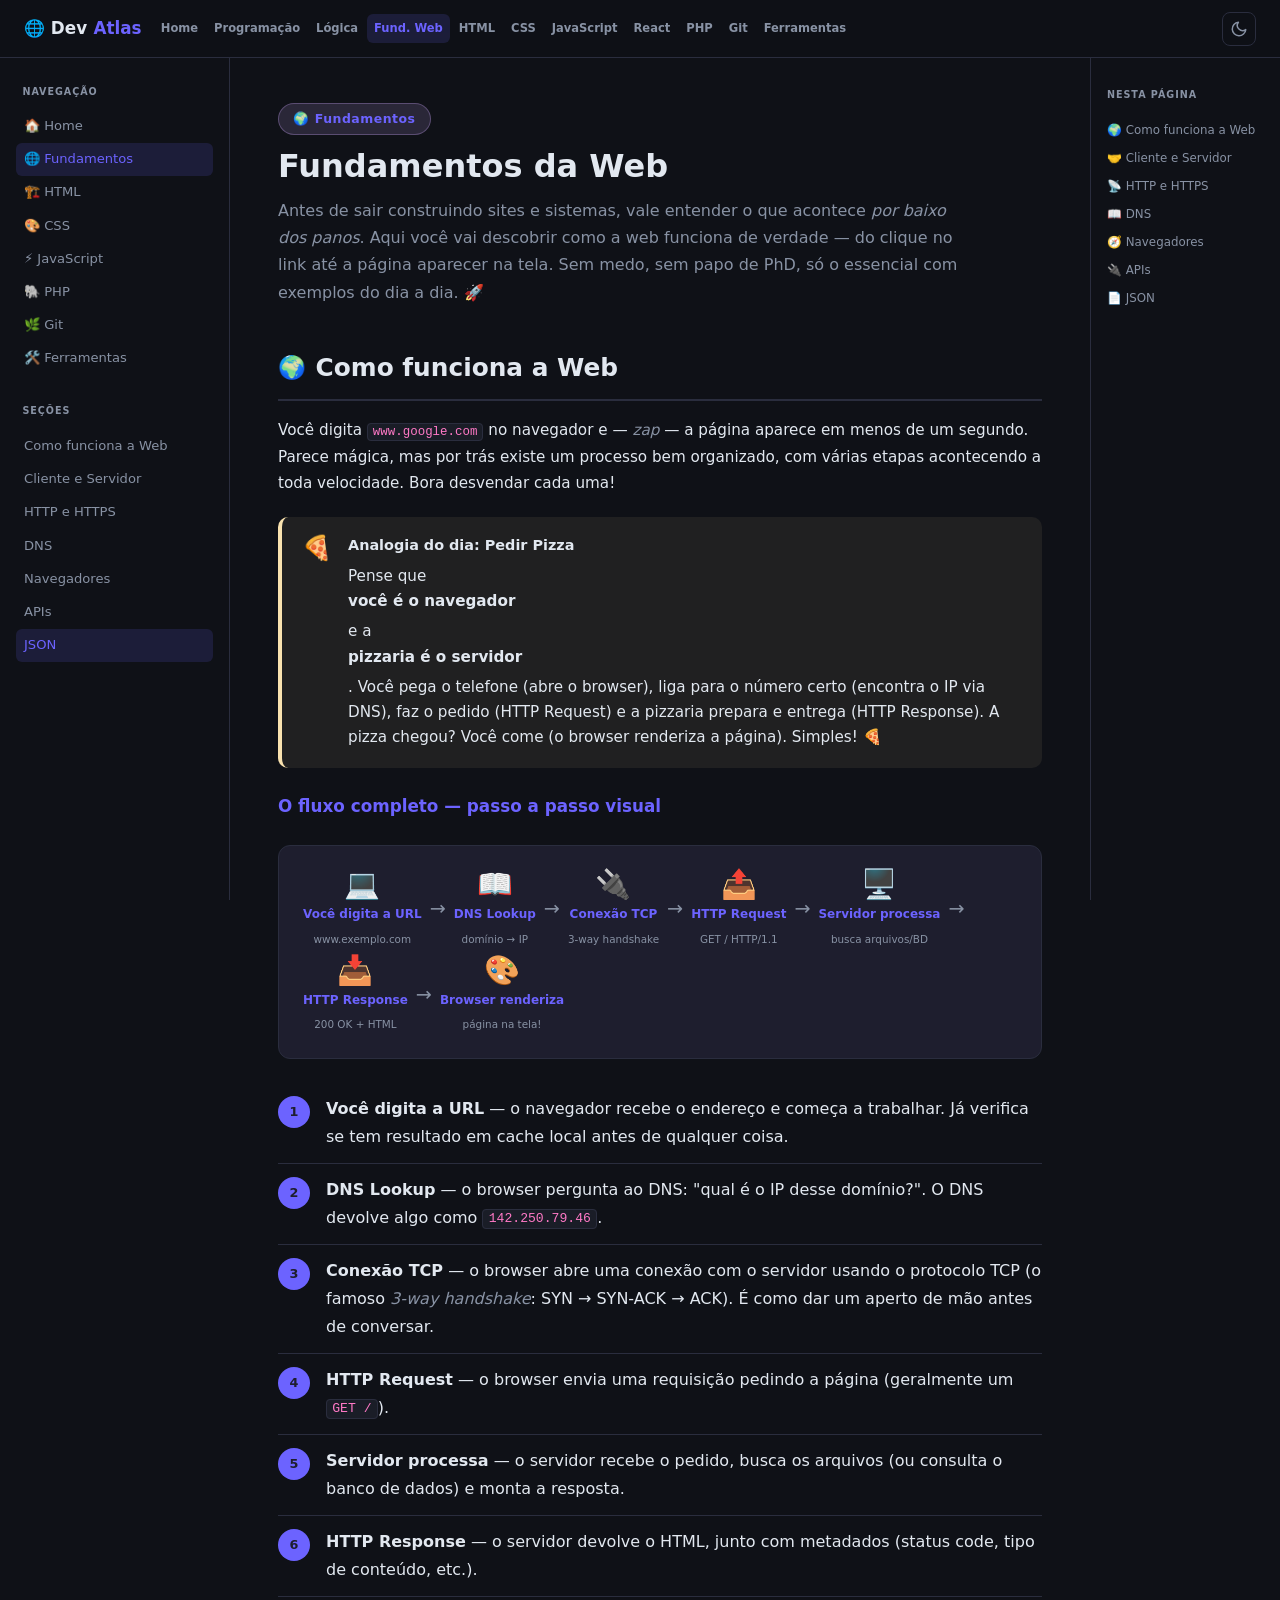
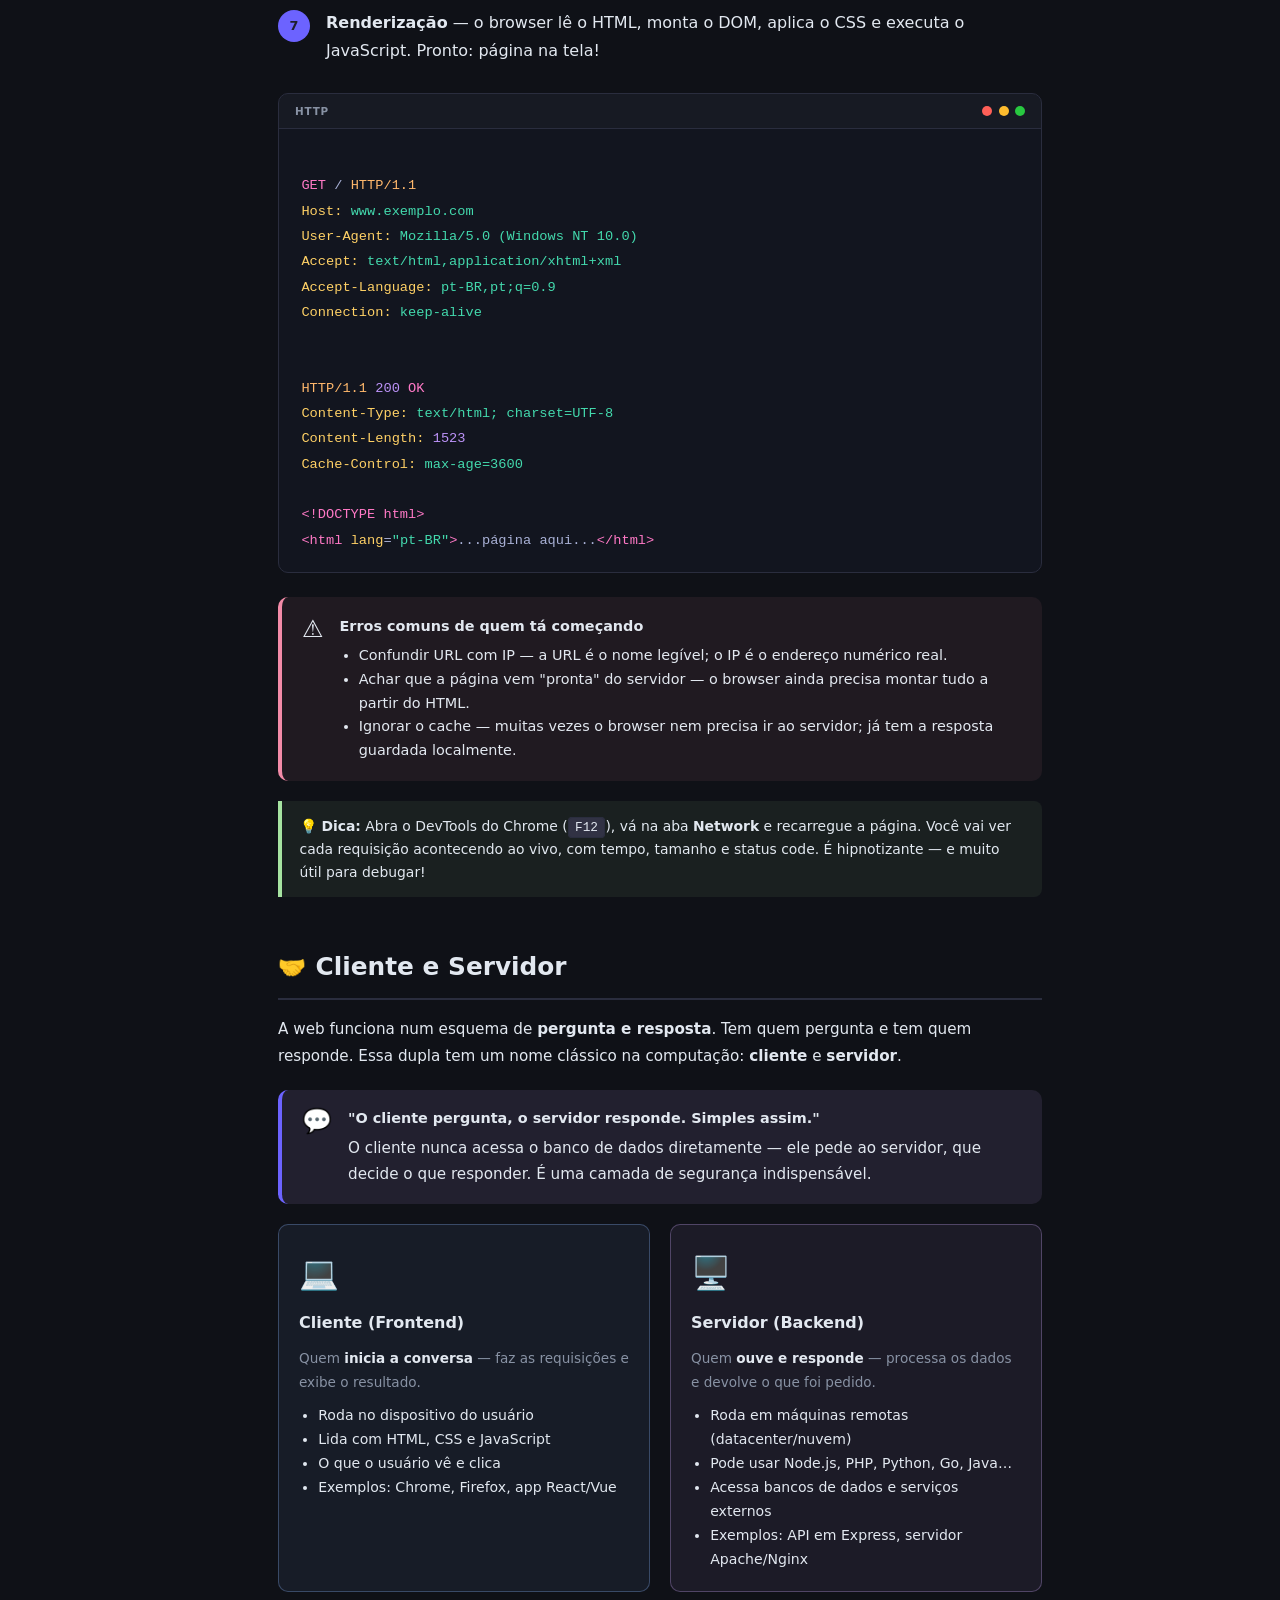
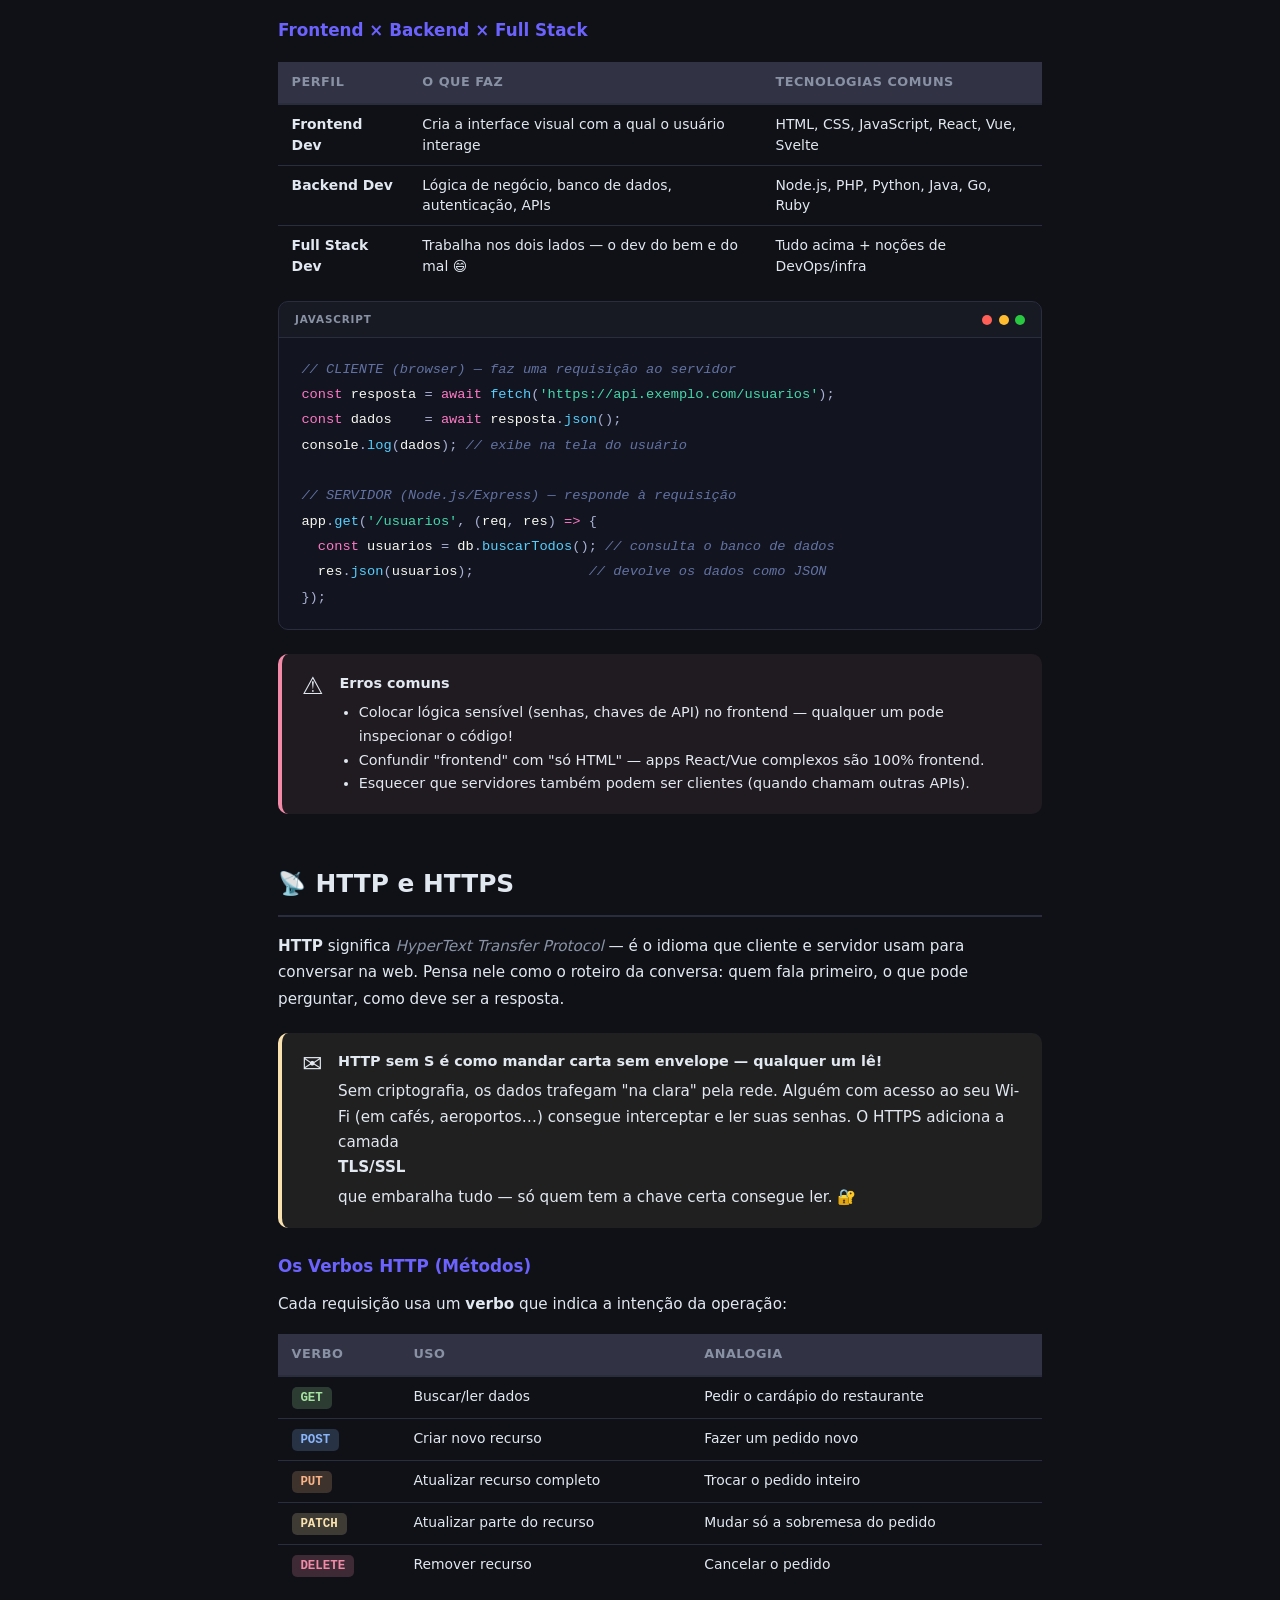
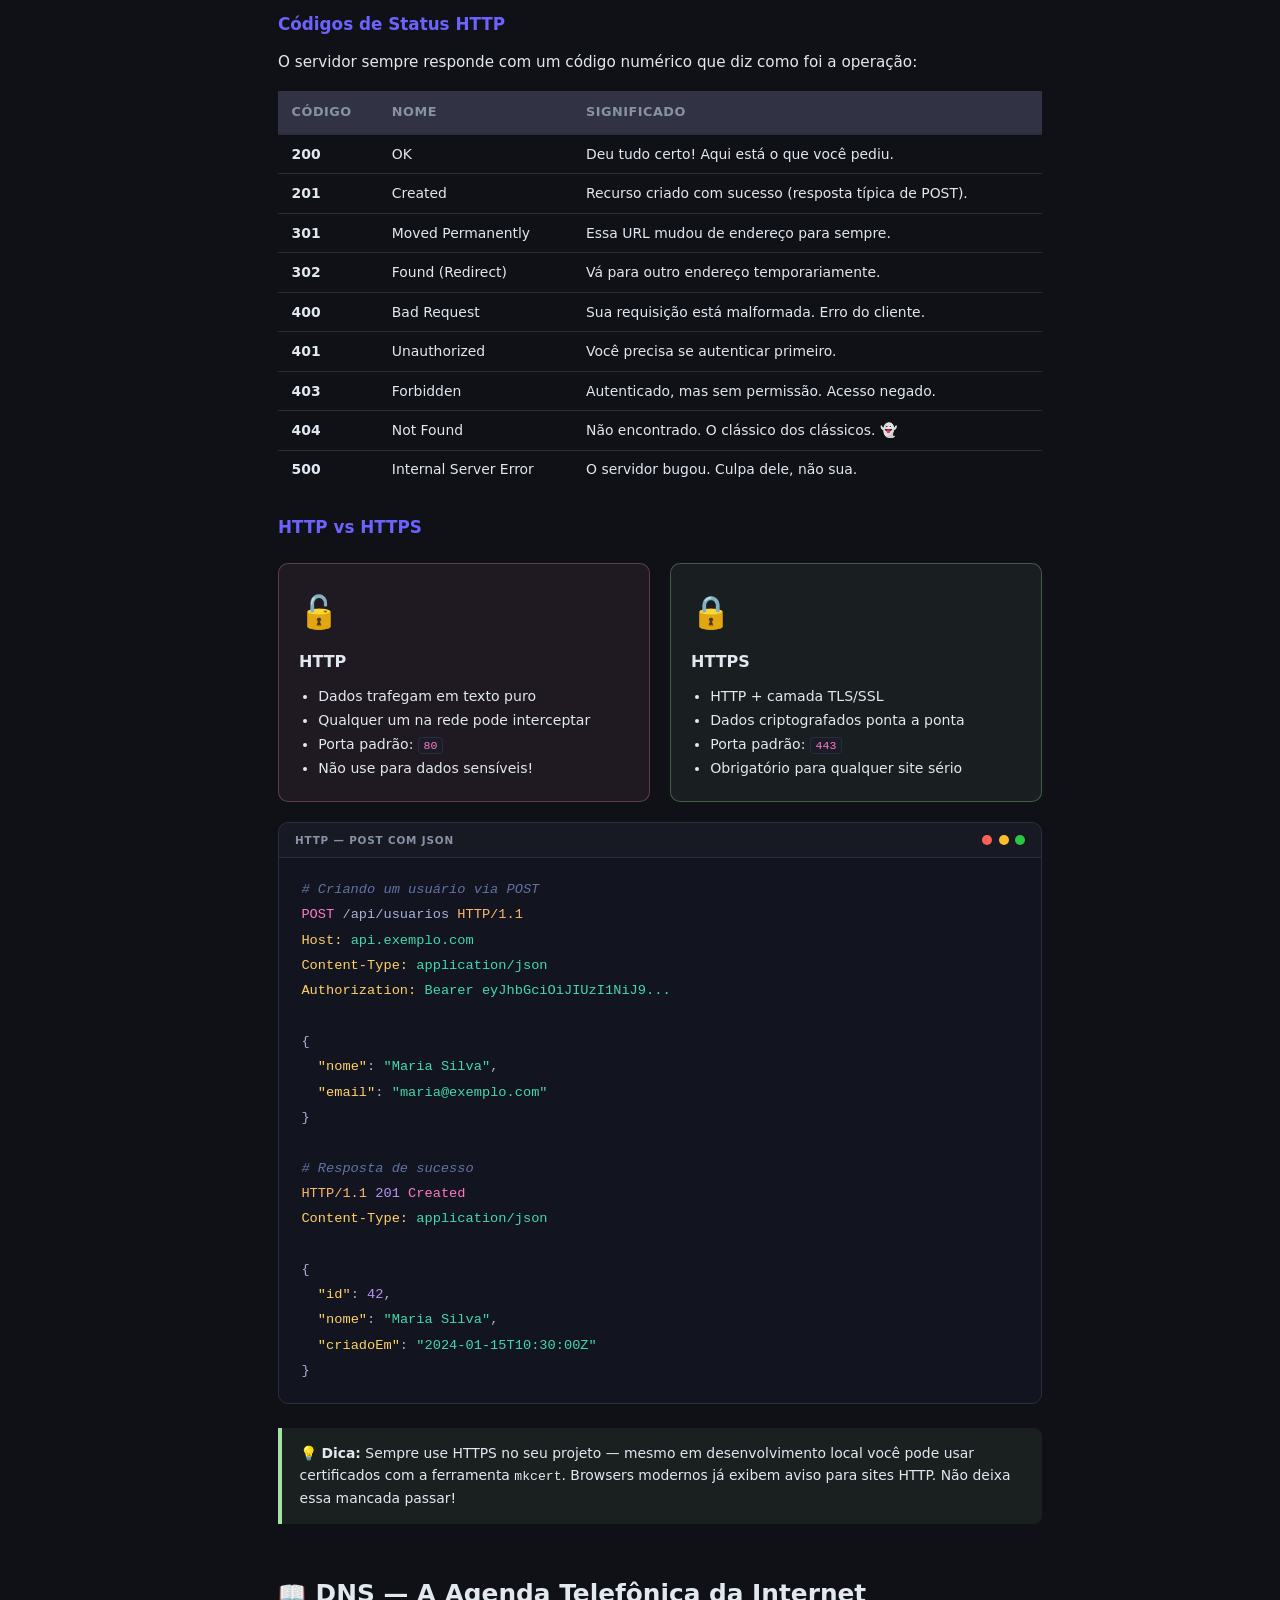
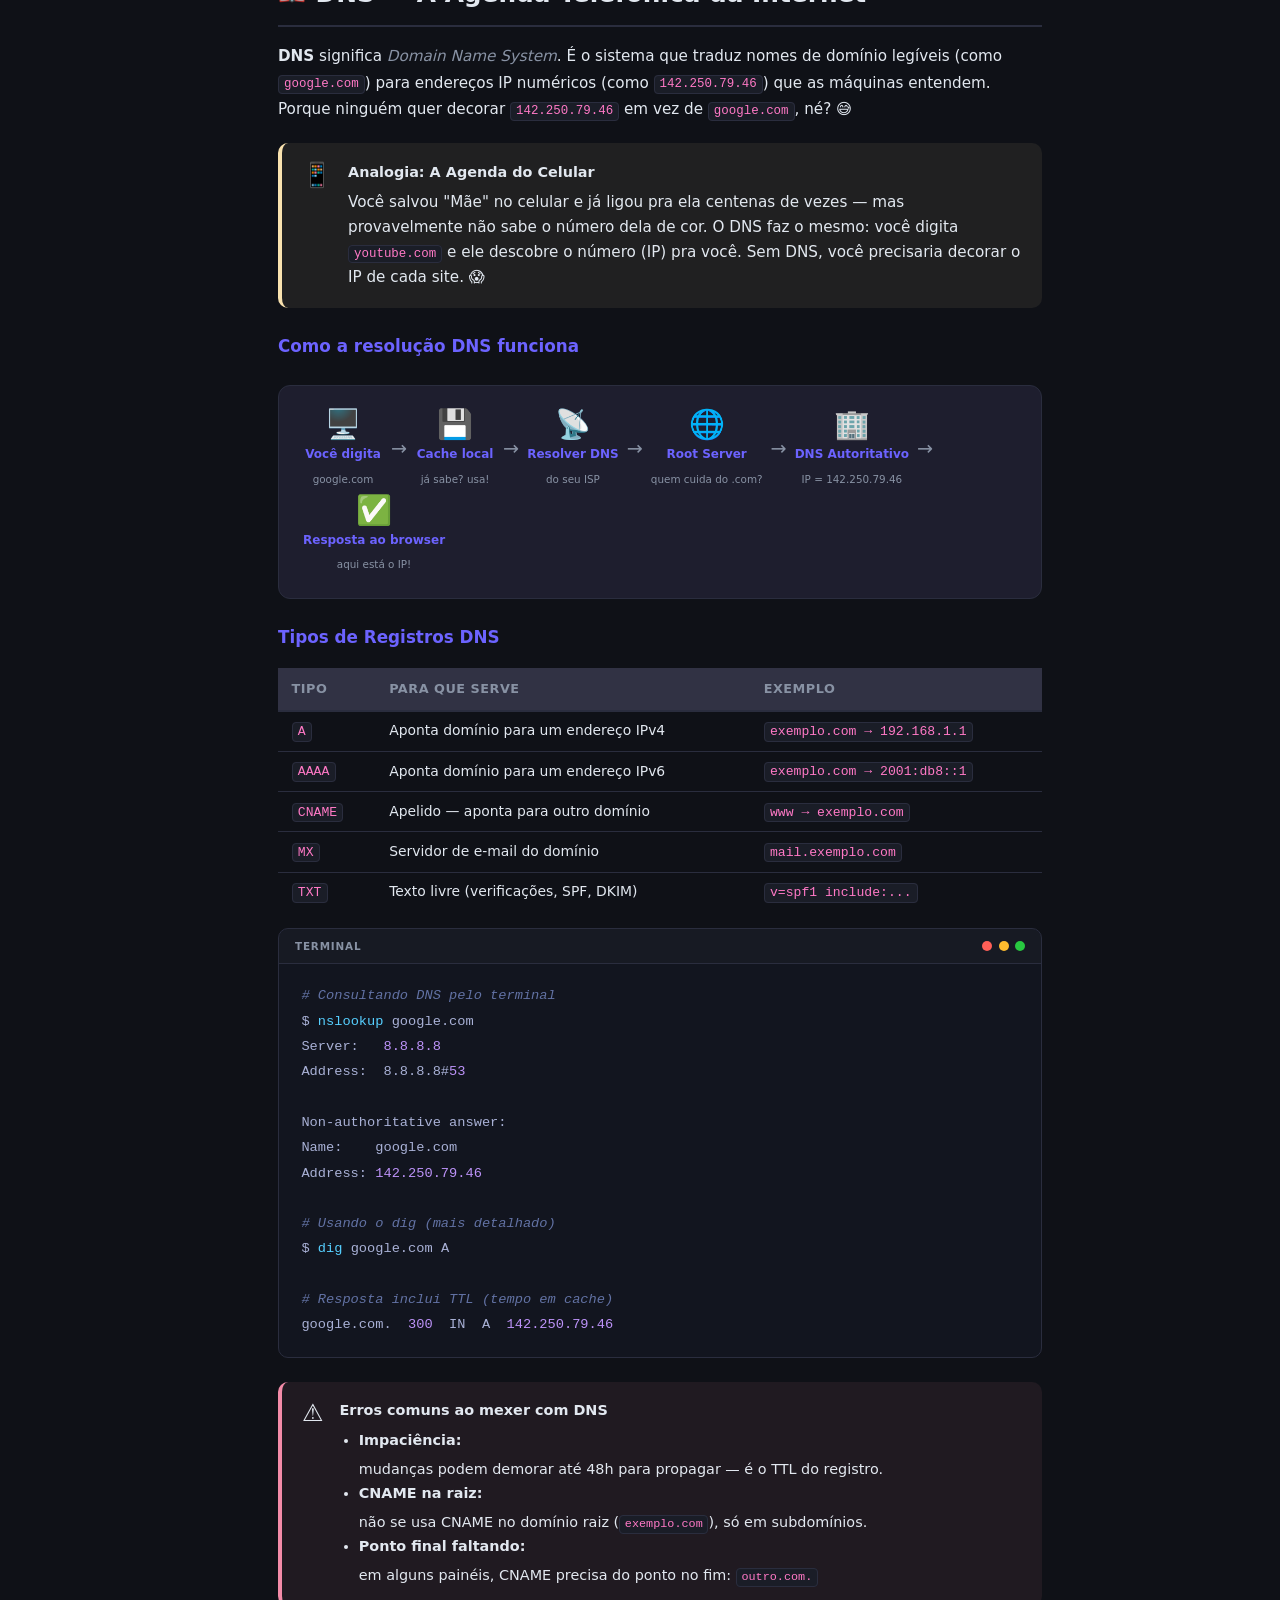
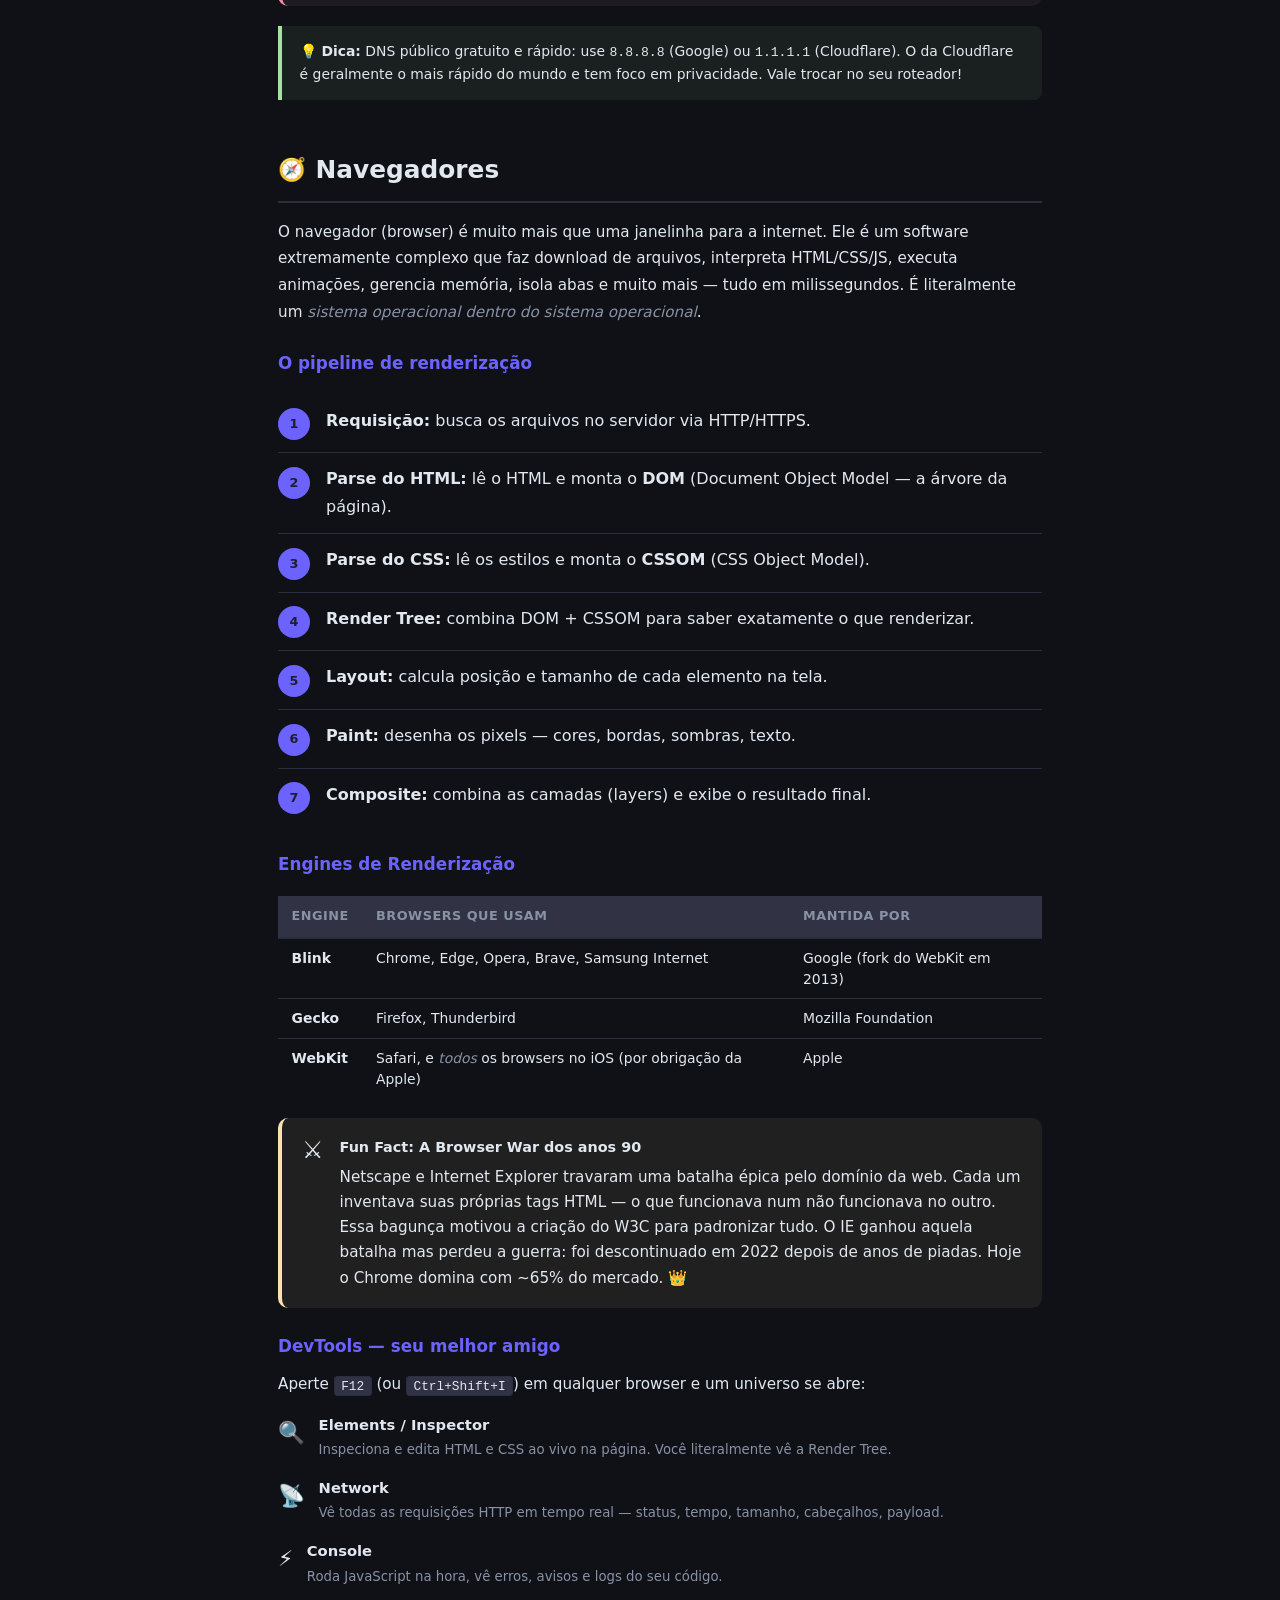
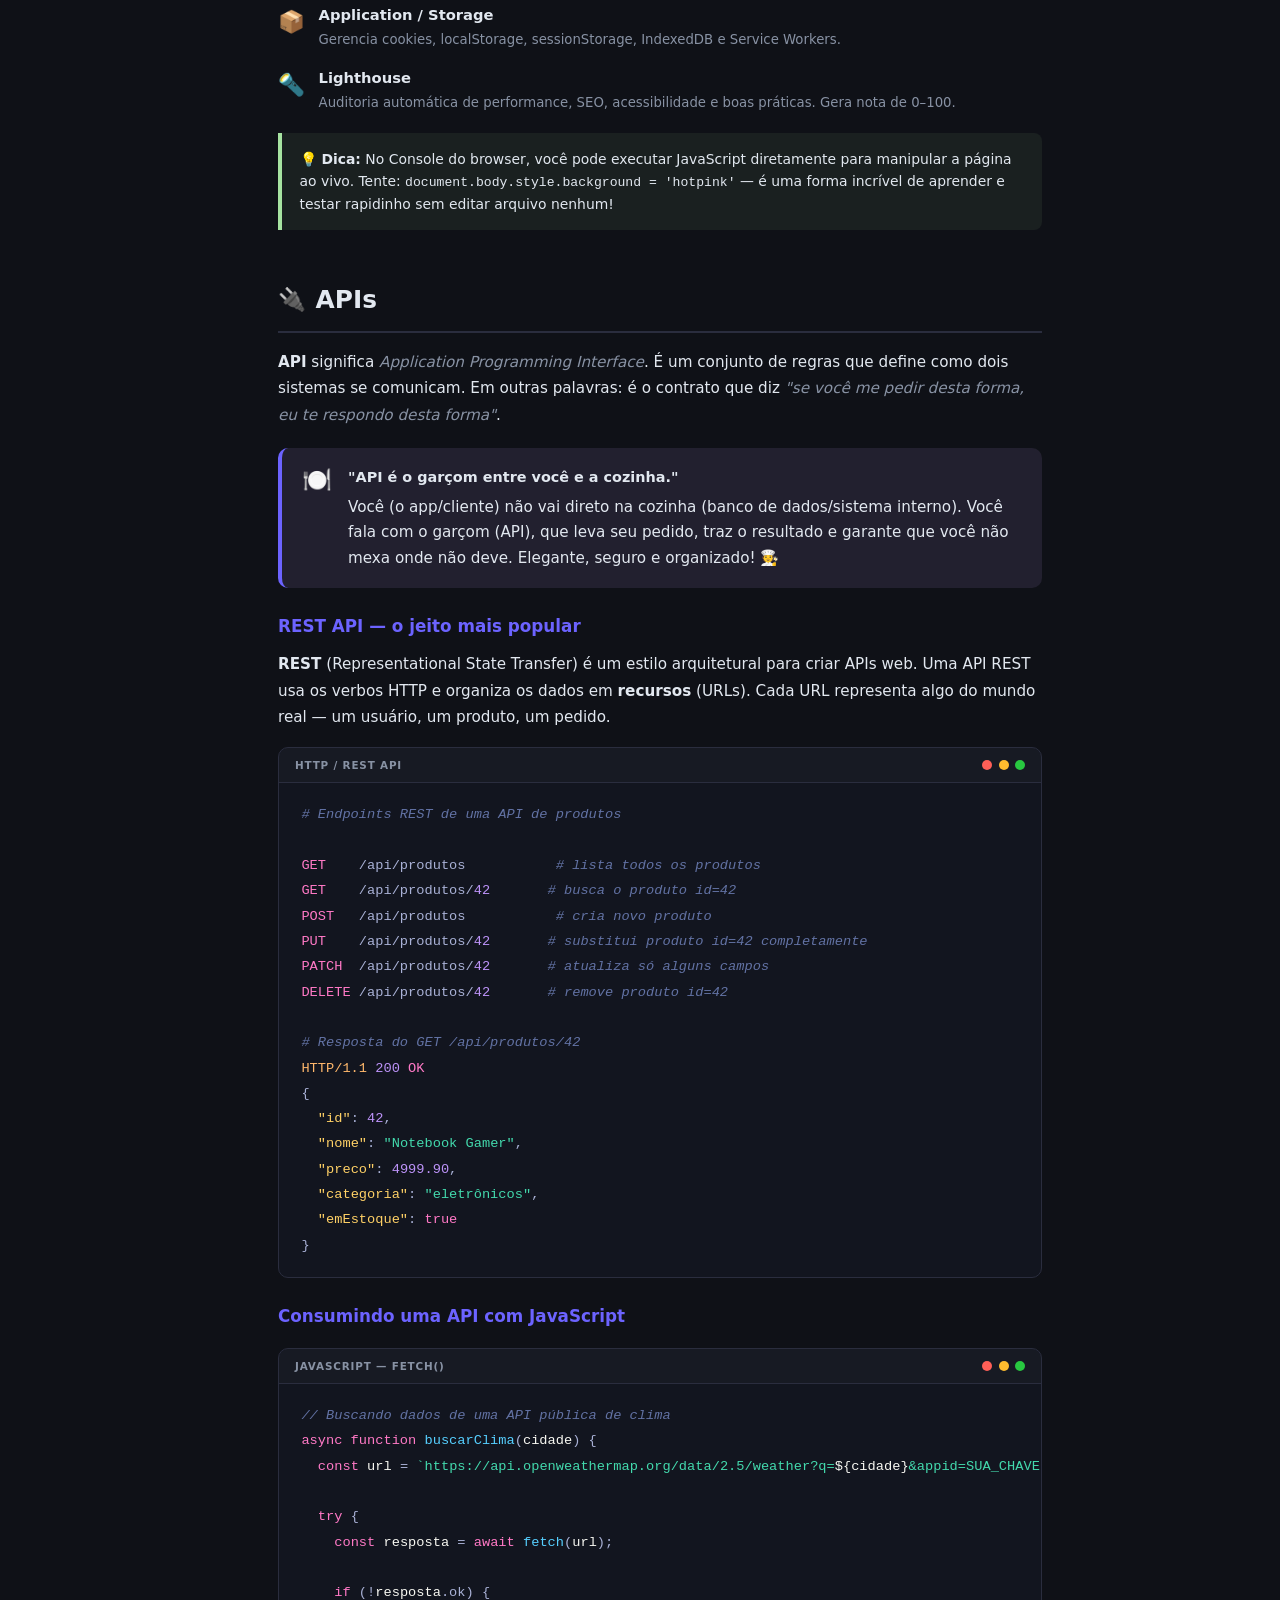
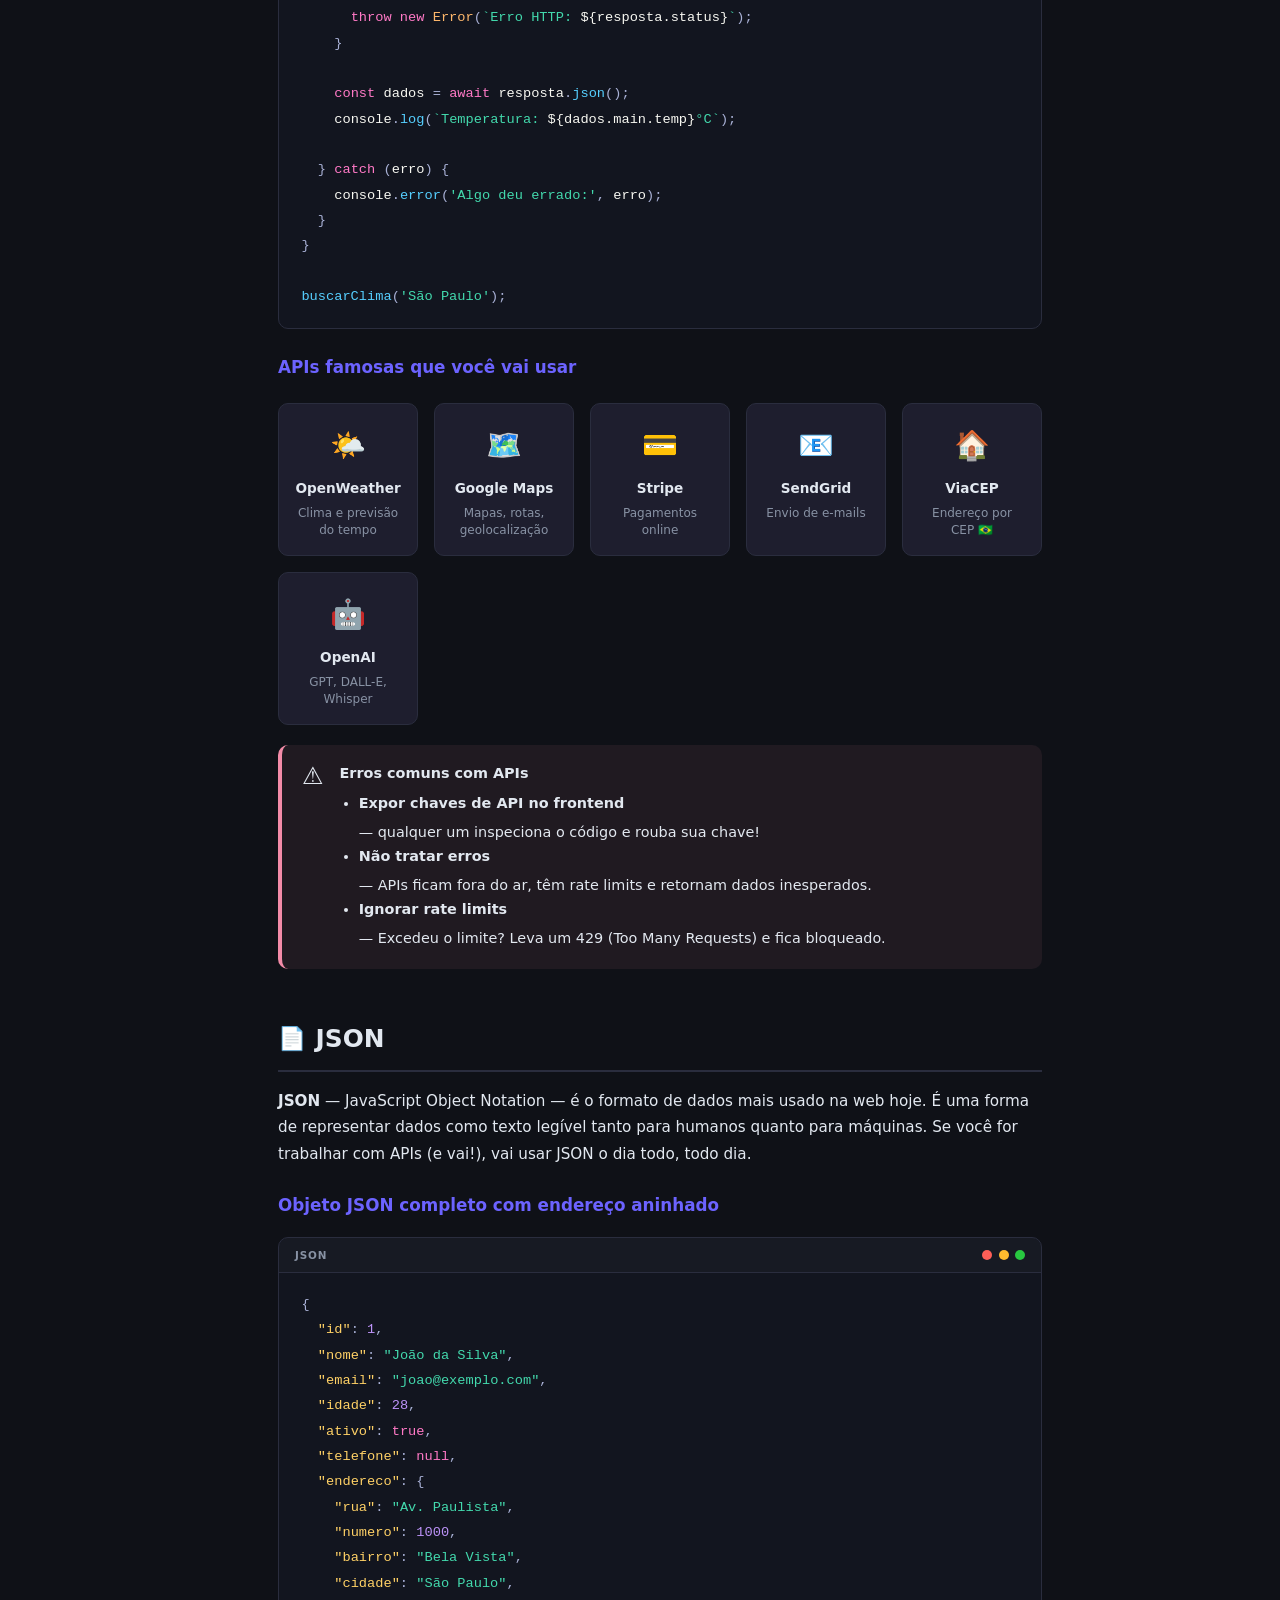
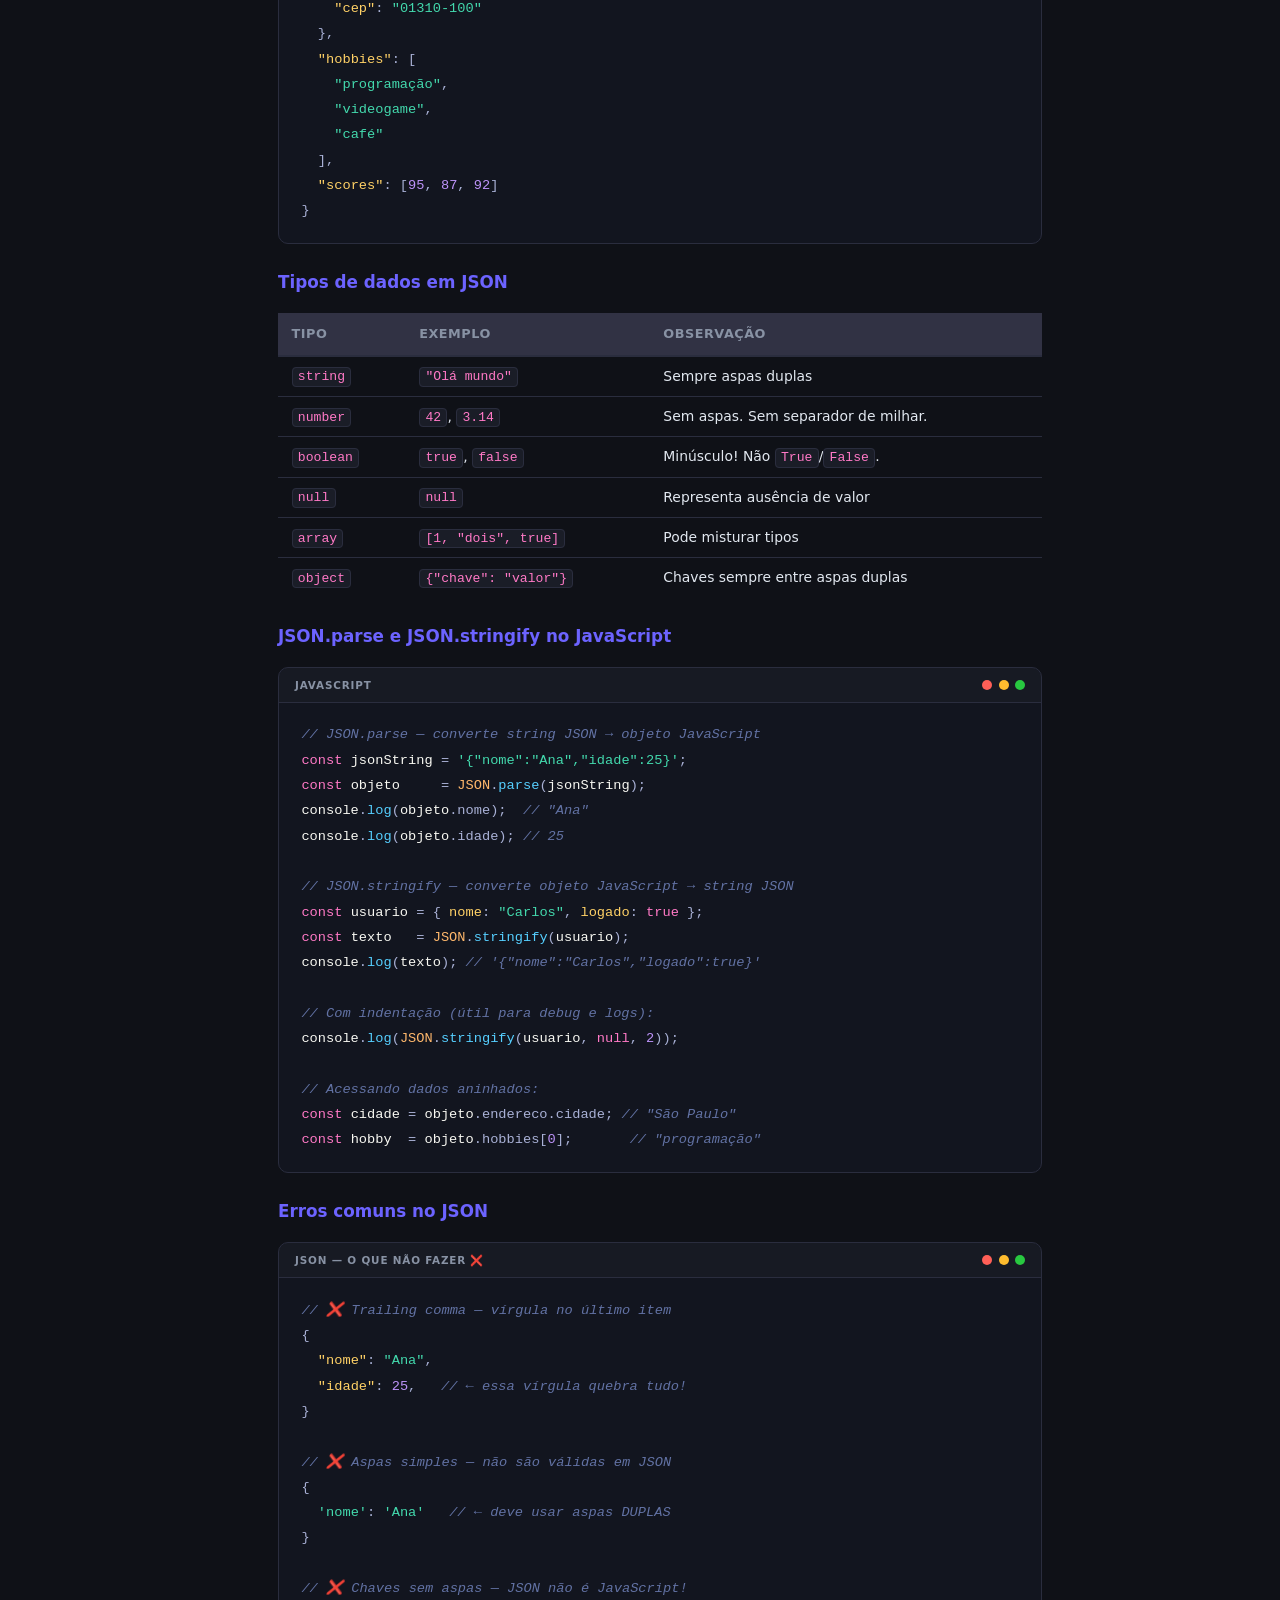
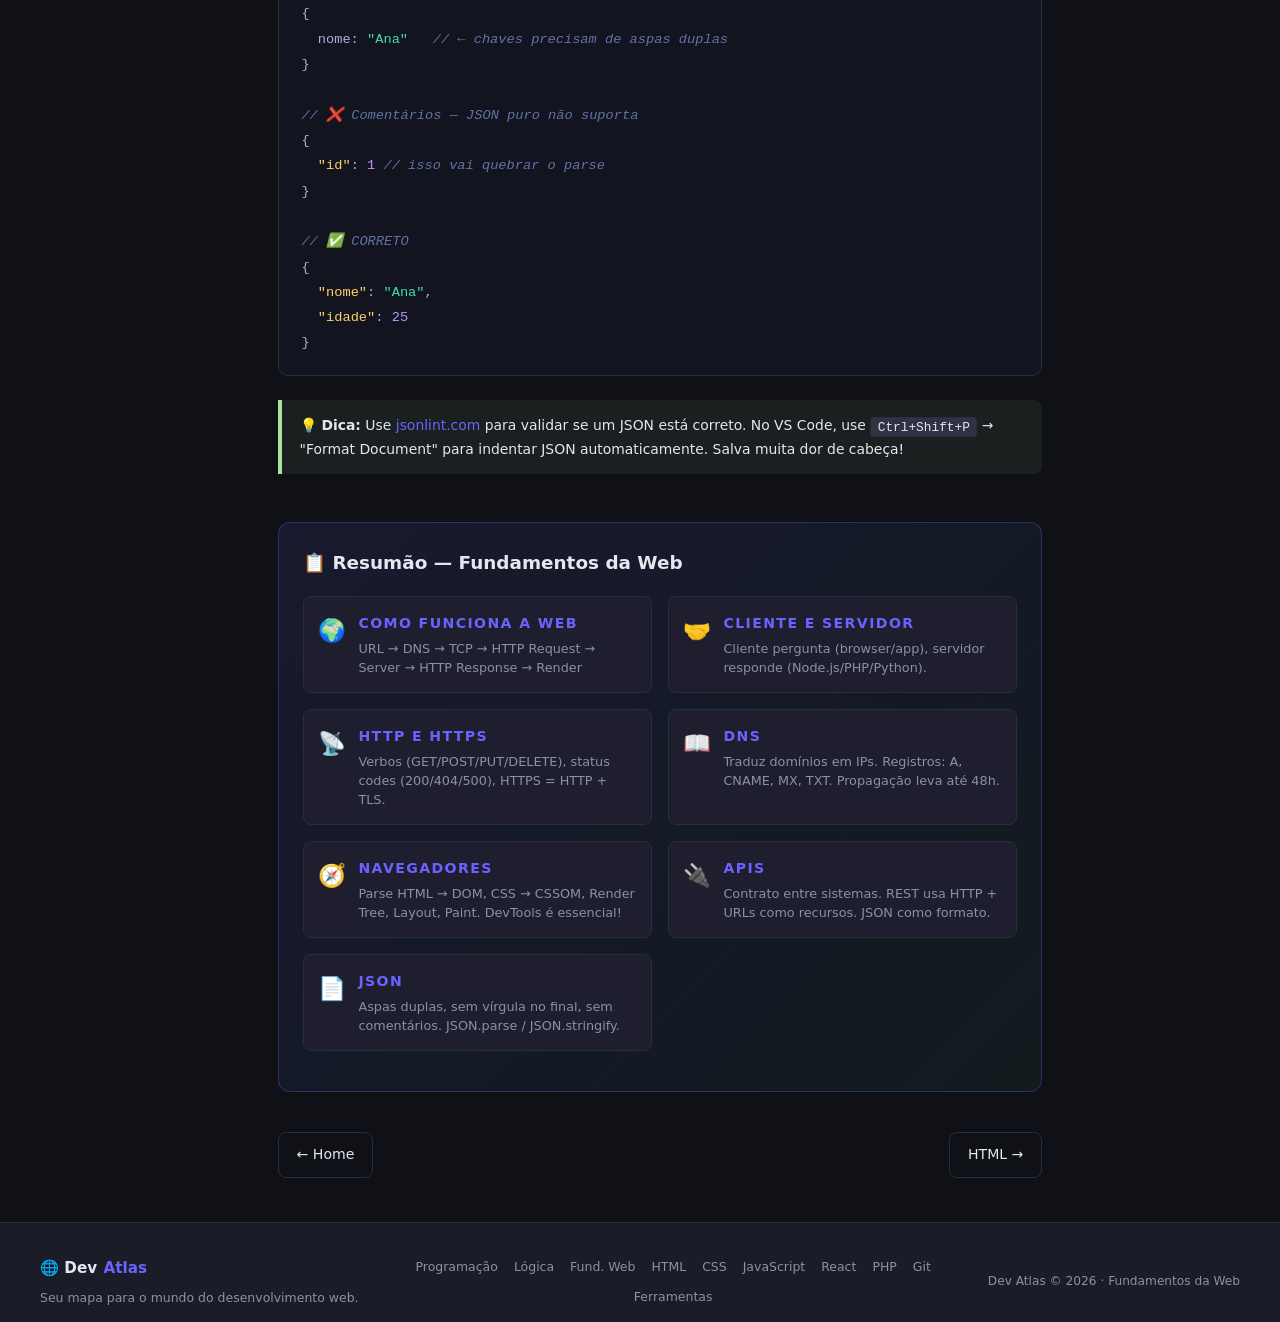
<file: fundamentos.html>
﻿<!DOCTYPE html>
<html lang="pt-BR">
<head>
  <meta charset="UTF-8" />
  <meta name="viewport" content="width=device-width, initial-scale=1.0" />
  <title>Fundamentos da Web — Dev Atlas</title>
  <link rel="stylesheet" href="./assets/css/style.css" />
  <style>
    /* ── Page-level extras not covered by style.css ── */

    /* ---- Flow diagram ---- */
    .flow-diagram{display:flex;flex-wrap:wrap;align-items:center;gap:.5rem;background:var(--surface,#1e1e2e);border:1px solid var(--border,#313244);border-radius:12px;padding:1.5rem;margin:1.5rem 0}
    .flow-step{display:flex;flex-direction:column;align-items:center;gap:.3rem;min-width:80px;text-align:center}
    .flow-step__icon{font-size:1.8rem;line-height:1}
    .flow-step__label{font-size:.75rem;font-weight:600;color:var(--accent,#cba6f7)}
    .flow-step__sub{font-size:.65rem;color:var(--text-muted,#a6adc8)}
    .flow-arrow{font-size:1.2rem;color:var(--text-muted,#a6adc8);flex-shrink:0}

    /* ---- Step list ---- */
    .step-list{counter-reset:steps;list-style:none;padding:0;margin:1rem 0}
    .step-list li{counter-increment:steps;display:flex;gap:1rem;padding:.75rem 0;border-bottom:1px solid var(--border,#313244)}
    .step-list li:last-child{border-bottom:none}
    .step-list li::before{content:counter(steps);display:flex;align-items:center;justify-content:center;min-width:2rem;height:2rem;border-radius:50%;background:var(--accent,#cba6f7);color:#1e1e2e;font-weight:700;font-size:.8rem;flex-shrink:0;margin-top:.1rem}

    /* ---- Two-column cards ---- */
    .split-cards{display:grid;grid-template-columns:1fr 1fr;gap:1.25rem;margin:1.25rem 0}
    @media(max-width:640px){.split-cards{grid-template-columns:1fr}}
    .split-card{border-radius:10px;padding:1.25rem;border:1px solid var(--border,#313244)}
    .split-card--blue{background:rgba(137,180,250,.07);border-color:rgba(137,180,250,.3)}
    .split-card--purple{background:rgba(203,166,247,.07);border-color:rgba(203,166,247,.3)}
    .split-card--red{background:rgba(243,139,168,.07);border-color:rgba(243,139,168,.3)}
    .split-card--green{background:rgba(166,227,161,.07);border-color:rgba(166,227,161,.3)}
    .split-card__icon{font-size:2rem;margin-bottom:.5rem}
    .split-card h3{margin:.25rem 0 .6rem;font-size:1rem}
    .split-card ul{margin:0;padding-left:1.2rem;font-size:.88rem;line-height:1.7}

    /* ---- HTTP verb badges ---- */
    .verb{display:inline-block;padding:.1rem .55rem;border-radius:5px;font-size:.78rem;font-weight:700;font-family:monospace}
    .verb-get{background:rgba(166,227,161,.2);color:#a6e3a1}
    .verb-post{background:rgba(137,180,250,.2);color:#89b4fa}
    .verb-put{background:rgba(250,179,135,.2);color:#fab387}
    .verb-patch{background:rgba(249,226,175,.2);color:#f9e2af}
    .verb-delete{background:rgba(243,139,168,.2);color:#f38ba8}

    /* ---- Status rows ---- */
    .status-2xx td:first-child{color:#a6e3a1}
    .status-3xx td:first-child{color:#89b4fa}
    .status-4xx td:first-child{color:#f9e2af}
    .status-5xx td:first-child{color:#f38ba8}

    /* ---- Feature list ---- */
    .feature-list{display:flex;flex-direction:column;gap:.9rem;margin:.75rem 0}
    .feature-item{display:flex;gap:.85rem;align-items:flex-start}
    .feature-item__icon{font-size:1.35rem;flex-shrink:0;margin-top:.1rem}
    .feature-item h4{margin:0 0 .15rem;font-size:.92rem}
    .feature-item p{margin:0;font-size:.83rem;color:var(--text-muted,#a6adc8);line-height:1.55}

    /* ---- API cards grid ---- */
    .api-grid{display:grid;grid-template-columns:repeat(auto-fill,minmax(140px,1fr));gap:1rem;margin:1.25rem 0}
    .api-card{background:var(--surface,#1e1e2e);border:1px solid var(--border,#313244);border-radius:10px;padding:1rem;text-align:center;transition:border-color .2s}
    .api-card:hover{border-color:var(--accent,#cba6f7)}
    .api-card__icon{font-size:1.8rem;margin-bottom:.4rem}
    .api-card__name{font-weight:700;font-size:.85rem;margin-bottom:.3rem;color:var(--text,#cdd6f4)}
    .api-card__desc{font-size:.75rem;color:var(--text-muted,#a6adc8);line-height:1.4}

    /* ---- Summary grid ---- */
    .summary-grid{display:grid;grid-template-columns:1fr 1fr;gap:1rem;margin:1rem 0}
    @media(max-width:560px){.summary-grid{grid-template-columns:1fr}}
    .summary-item{display:flex;gap:.75rem;align-items:flex-start;background:var(--surface,#1e1e2e);border:1px solid var(--border,#313244);border-radius:8px;padding:.9rem}
    .summary-item__icon{font-size:1.4rem;flex-shrink:0}
    .summary-item h4{margin:0 0 .2rem;font-size:.88rem}
    .summary-item p{margin:0;font-size:.8rem;color:var(--text-muted,#a6adc8);line-height:1.5}

    /* ---- Page nav ---- */
    .page-nav{display:flex;justify-content:space-between;margin:2.5rem 0 0}
    .page-nav a{display:inline-flex;align-items:center;gap:.45rem;padding:.6rem 1.1rem;border-radius:8px;border:1px solid var(--border,#313244);font-size:.88rem;color:var(--text,#cdd6f4);text-decoration:none;transition:border-color .2s,background .2s}
    .page-nav a:hover{border-color:var(--accent,#cba6f7);background:rgba(203,166,247,.08)}

    /* ---- Callout variants ---- */
    .callout{display:flex;gap:1rem;border-radius:10px;padding:1.1rem 1.25rem;margin:1.25rem 0;border-left:4px solid}
    .callout__icon{font-size:1.5rem;flex-shrink:0;line-height:1.2}
    .callout__body{font-size:.9rem;line-height:1.65}
    .callout__body strong{display:block;margin-bottom:.35rem}
    .callout__body p,.callout__body ul{margin:.3rem 0 0}
    .callout__body ul{padding-left:1.2rem}
    .callout--fun{background:rgba(249,226,175,.07);border-color:#f9e2af}
    .callout--info{background:rgba(137,180,250,.07);border-color:#89b4fa}
    .callout--warn{background:rgba(243,139,168,.07);border-color:#f38ba8}
    .callout--highlight{background:rgba(203,166,247,.1);border-color:var(--accent,#cba6f7)}
    .callout--tip{background:rgba(166,227,161,.07);border-color:#a6e3a1}

    /* ---- Tip box ---- */
    .tip-box{background:rgba(166,227,161,.07);border-left:4px solid #a6e3a1;border-radius:0 8px 8px 0;padding:.9rem 1.1rem;margin:1.25rem 0;font-size:.87rem;line-height:1.6}
    .tip-box code{font-size:.82rem}
    kbd{background:var(--surface-alt,#313244);border:1px solid var(--border,#45475a);border-radius:4px;padding:.1rem .4rem;font-size:.8rem;font-family:monospace}

    /* ---- Section anchor header ---- */
    .section-h2{display:flex;align-items:center;gap:.6rem;font-size:1.55rem;margin:2.5rem 0 1rem;padding-bottom:.6rem;border-bottom:2px solid var(--border,#313244)}
    .section-h2 .s-icon{font-size:1.4rem}
    h3.sub-h3{font-size:1.05rem;margin:1.5rem 0 .6rem;color:var(--accent,#cba6f7)}

    /* ---- Table wrapper ---- */
    .tbl{overflow-x:auto;margin:1rem 0}
    .tbl table{width:100%;border-collapse:collapse;font-size:.87rem}
    .tbl th{background:var(--surface-alt,#313244);padding:.6rem .85rem;text-align:left;font-size:.8rem;text-transform:uppercase;letter-spacing:.04em;color:var(--text-muted,#a6adc8)}
    .tbl td{padding:.55rem .85rem;border-bottom:1px solid var(--border,#313244);vertical-align:top;line-height:1.5}
    .tbl tr:last-child td{border-bottom:none}
    .tbl tr:hover td{background:rgba(255,255,255,.025)}
    .tbl code{font-size:.82rem}

    /* ---- Page header band ---- */
    .page-band{margin-bottom:2rem}
    .page-band__badge{display:inline-block;background:rgba(203,166,247,.15);color:var(--accent,#cba6f7);border:1px solid rgba(203,166,247,.3);border-radius:20px;padding:.25rem .9rem;font-size:.78rem;font-weight:600;letter-spacing:.04em;margin-bottom:.75rem}
    .page-band__title{font-size:2rem;font-weight:800;margin:0 0 .75rem;line-height:1.2}
    .page-band__desc{font-size:1rem;color:var(--text-muted,#a6adc8);line-height:1.7;max-width:680px;margin:0}

    /* ---- Content section spacing ---- */
    .content-section{margin-bottom:3rem}
  </style>
</head>
<body>
<!-- ═══════════════════════════════════ PAGE WRAPPER ═══════════════════════════════════ -->
<div class="page-wrapper">

  <!-- ══════ SIDEBAR ══════ -->
  <aside class="sidebar">
    <h3>Navegação</h3>
    <ul>
      <li><a href="index.html">🏠 Home</a></li>
      <li><a href="fundamentos.html" class="active">🌐 Fundamentos</a></li>
      <li><a href="html.html">🏗️ HTML</a></li>
      <li><a href="css.html">🎨 CSS</a></li>
      <li><a href="javascript.html">⚡ JavaScript</a></li>
      <li><a href="php.html">🐘 PHP</a></li>
      <li><a href="git.html">🌿 Git</a></li>
      <li><a href="ferramentas.html">🛠️ Ferramentas</a></li>
    </ul>

    <h3 style="margin-top:1.75rem">Seções</h3>
    <ul>
      <li><a href="#web">Como funciona a Web</a></li>
      <li><a href="#cliente-servidor">Cliente e Servidor</a></li>
      <li><a href="#http">HTTP e HTTPS</a></li>
      <li><a href="#dns">DNS</a></li>
      <li><a href="#navegadores">Navegadores</a></li>
      <li><a href="#apis">APIs</a></li>
      <li><a href="#json">JSON</a></li>
    </ul>
  </aside>

  <!-- ══════ MAIN CONTENT ══════ -->
  <main class="content">

    <!-- Page header -->
    <div class="page-band">
      <div class="page-band__badge">🌍 Fundamentos</div>
      <h1 class="page-band__title">Fundamentos da Web</h1>
      <p class="page-band__desc">
        Antes de sair construindo sites e sistemas, vale entender o que acontece
        <em>por baixo dos panos</em>. Aqui você vai descobrir como a web funciona de verdade —
        do clique no link até a página aparecer na tela. Sem medo, sem papo de PhD,
        só o essencial com exemplos do dia a dia. 🚀
      </p>
    </div>

    <!-- ══════════════════════════════════════════
         SEÇÃO 1 — COMO FUNCIONA A WEB
    ══════════════════════════════════════════ -->
    <section id="web" class="content-section">
      <h2 class="section-h2"><span class="s-icon">🌍</span> Como funciona a Web</h2>

      <p>
        Você digita <code>www.google.com</code> no navegador e — <em>zap</em> — a página aparece
        em menos de um segundo. Parece mágica, mas por trás existe um processo bem organizado,
        com várias etapas acontecendo a toda velocidade. Bora desvendar cada uma!
      </p>

      <!-- Analogia da pizza -->
      <div class="callout callout--fun">
        <div class="callout__icon">🍕</div>
        <div class="callout__body">
          <strong>Analogia do dia: Pedir Pizza</strong>
          <p>
            Pense que <strong>você é o navegador</strong> e a <strong>pizzaria é o servidor</strong>.
            Você pega o telefone (abre o browser), liga para o número certo (encontra o IP via DNS),
            faz o pedido (HTTP Request) e a pizzaria prepara e entrega (HTTP Response).
            A pizza chegou? Você come (o browser renderiza a página). Simples! 🍕
          </p>
        </div>
      </div>

      <h3 class="sub-h3">O fluxo completo — passo a passo visual</h3>

      <!-- Diagrama de fluxo -->
      <div class="flow-diagram">
        <div class="flow-step">
          <div class="flow-step__icon">💻</div>
          <div class="flow-step__label">Você digita a URL</div>
          <div class="flow-step__sub">www.exemplo.com</div>
        </div>
        <div class="flow-arrow">→</div>
        <div class="flow-step">
          <div class="flow-step__icon">📖</div>
          <div class="flow-step__label">DNS Lookup</div>
          <div class="flow-step__sub">domínio → IP</div>
        </div>
        <div class="flow-arrow">→</div>
        <div class="flow-step">
          <div class="flow-step__icon">🔌</div>
          <div class="flow-step__label">Conexão TCP</div>
          <div class="flow-step__sub">3-way handshake</div>
        </div>
        <div class="flow-arrow">→</div>
        <div class="flow-step">
          <div class="flow-step__icon">📤</div>
          <div class="flow-step__label">HTTP Request</div>
          <div class="flow-step__sub">GET / HTTP/1.1</div>
        </div>
        <div class="flow-arrow">→</div>
        <div class="flow-step">
          <div class="flow-step__icon">🖥️</div>
          <div class="flow-step__label">Servidor processa</div>
          <div class="flow-step__sub">busca arquivos/BD</div>
        </div>
        <div class="flow-arrow">→</div>
        <div class="flow-step">
          <div class="flow-step__icon">📥</div>
          <div class="flow-step__label">HTTP Response</div>
          <div class="flow-step__sub">200 OK + HTML</div>
        </div>
        <div class="flow-arrow">→</div>
        <div class="flow-step">
          <div class="flow-step__icon">🎨</div>
          <div class="flow-step__label">Browser renderiza</div>
          <div class="flow-step__sub">página na tela!</div>
        </div>
      </div>

      <ol class="step-list">
        <li>
          <div>
            <strong>Você digita a URL</strong> — o navegador recebe o endereço e começa a trabalhar.
            Já verifica se tem resultado em cache local antes de qualquer coisa.
          </div>
        </li>
        <li>
          <div>
            <strong>DNS Lookup</strong> — o browser pergunta ao DNS: "qual é o IP desse domínio?".
            O DNS devolve algo como <code>142.250.79.46</code>.
          </div>
        </li>
        <li>
          <div>
            <strong>Conexão TCP</strong> — o browser abre uma conexão com o servidor usando o protocolo TCP
            (o famoso <em>3-way handshake</em>: SYN → SYN-ACK → ACK). É como dar um aperto de mão antes de conversar.
          </div>
        </li>
        <li>
          <div>
            <strong>HTTP Request</strong> — o browser envia uma requisição pedindo a página
            (geralmente um <code>GET /</code>).
          </div>
        </li>
        <li>
          <div>
            <strong>Servidor processa</strong> — o servidor recebe o pedido, busca os arquivos
            (ou consulta o banco de dados) e monta a resposta.
          </div>
        </li>
        <li>
          <div>
            <strong>HTTP Response</strong> — o servidor devolve o HTML, junto com metadados
            (status code, tipo de conteúdo, etc.).
          </div>
        </li>
        <li>
          <div>
            <strong>Renderização</strong> — o browser lê o HTML, monta o DOM, aplica o CSS
            e executa o JavaScript. Pronto: página na tela!
          </div>
        </li>
      </ol>

      <!-- Exemplo de request/response -->
      <div class="code-block">
        <div class="cb-header">
          <span class="cb-lang">HTTP</span>
          <div class="cb-dots">
            <div class="cb-dot" style="background:#ff5f57"></div>
            <div class="cb-dot" style="background:#febc2e"></div>
            <div class="cb-dot" style="background:#28c840"></div>
          </div>
        </div>
        <pre><code><span class="cc"><!-- Requisição enviada pelo browser --></span>
<span class="ck">GET</span> / <span class="ct">HTTP/1.1</span>
<span class="ca">Host:</span> <span class="cs">www.exemplo.com</span>
<span class="ca">User-Agent:</span> <span class="cs">Mozilla/5.0 (Windows NT 10.0)</span>
<span class="ca">Accept:</span> <span class="cs">text/html,application/xhtml+xml</span>
<span class="ca">Accept-Language:</span> <span class="cs">pt-BR,pt;q=0.9</span>
<span class="ca">Connection:</span> <span class="cs">keep-alive</span>

<span class="cc"><!-- Resposta do servidor --></span>
<span class="ct">HTTP/1.1</span> <span class="cn">200</span> <span class="ck">OK</span>
<span class="ca">Content-Type:</span> <span class="cs">text/html; charset=UTF-8</span>
<span class="ca">Content-Length:</span> <span class="cn">1523</span>
<span class="ca">Cache-Control:</span> <span class="cs">max-age=3600</span>

<span class="ck">&lt;!DOCTYPE html&gt;</span>
<span class="ck">&lt;html</span> <span class="ca">lang</span>=<span class="cs">"pt-BR"</span><span class="ck">&gt;</span>...página aqui...<span class="ck">&lt;/html&gt;</span></code></pre>
      </div>

      <div class="callout callout--warn">
        <div class="callout__icon">⚠️</div>
        <div class="callout__body">
          <strong>Erros comuns de quem tá começando</strong>
          <ul>
            <li>Confundir URL com IP — a URL é o nome legível; o IP é o endereço numérico real.</li>
            <li>Achar que a página vem "pronta" do servidor — o browser ainda precisa montar tudo a partir do HTML.</li>
            <li>Ignorar o cache — muitas vezes o browser nem precisa ir ao servidor; já tem a resposta guardada localmente.</li>
          </ul>
        </div>
      </div>

      <div class="tip-box">
        <strong>💡 Dica:</strong> Abra o DevTools do Chrome (<kbd>F12</kbd>), vá na aba <strong>Network</strong>
        e recarregue a página. Você vai ver cada requisição acontecendo ao vivo, com tempo, tamanho e status code.
        É hipnotizante — e muito útil para debugar!
      </div>
    </section>

    <!-- ══════════════════════════════════════════
         SEÇÃO 2 — CLIENTE E SERVIDOR
    ══════════════════════════════════════════ -->
    <section id="cliente-servidor" class="content-section">
      <h2 class="section-h2"><span class="s-icon">🤝</span> Cliente e Servidor</h2>

      <p>
        A web funciona num esquema de <strong>pergunta e resposta</strong>. Tem quem pergunta
        e tem quem responde. Essa dupla tem um nome clássico na computação:
        <strong>cliente</strong> e <strong>servidor</strong>.
      </p>

      <div class="callout callout--highlight">
        <div class="callout__icon">💬</div>
        <div class="callout__body">
          <strong>"O cliente pergunta, o servidor responde. Simples assim."</strong>
          <p>
            O cliente nunca acessa o banco de dados diretamente — ele pede ao servidor,
            que decide o que responder. É uma camada de segurança indispensável.
          </p>
        </div>
      </div>

      <div class="split-cards">
        <div class="split-card split-card--blue">
          <div class="split-card__icon">💻</div>
          <h3>Cliente (Frontend)</h3>
          <p style="font-size:.85rem;margin:.3rem 0 .6rem;color:var(--text-muted,#a6adc8)">
            Quem <strong>inicia a conversa</strong> — faz as requisições e exibe o resultado.
          </p>
          <ul>
            <li>Roda no dispositivo do usuário</li>
            <li>Lida com HTML, CSS e JavaScript</li>
            <li>O que o usuário vê e clica</li>
            <li>Exemplos: Chrome, Firefox, app React/Vue</li>
          </ul>
        </div>
        <div class="split-card split-card--purple">
          <div class="split-card__icon">🖥️</div>
          <h3>Servidor (Backend)</h3>
          <p style="font-size:.85rem;margin:.3rem 0 .6rem;color:var(--text-muted,#a6adc8)">
            Quem <strong>ouve e responde</strong> — processa os dados e devolve o que foi pedido.
          </p>
          <ul>
            <li>Roda em máquinas remotas (datacenter/nuvem)</li>
            <li>Pode usar Node.js, PHP, Python, Go, Java…</li>
            <li>Acessa bancos de dados e serviços externos</li>
            <li>Exemplos: API em Express, servidor Apache/Nginx</li>
          </ul>
        </div>
      </div>

      <h3 class="sub-h3">Frontend × Backend × Full Stack</h3>
      <div class="tbl">
        <table>
          <thead>
            <tr><th>Perfil</th><th>O que faz</th><th>Tecnologias comuns</th></tr>
          </thead>
          <tbody>
            <tr>
              <td><strong>Frontend Dev</strong></td>
              <td>Cria a interface visual com a qual o usuário interage</td>
              <td>HTML, CSS, JavaScript, React, Vue, Svelte</td>
            </tr>
            <tr>
              <td><strong>Backend Dev</strong></td>
              <td>Lógica de negócio, banco de dados, autenticação, APIs</td>
              <td>Node.js, PHP, Python, Java, Go, Ruby</td>
            </tr>
            <tr>
              <td><strong>Full Stack Dev</strong></td>
              <td>Trabalha nos dois lados — o dev do bem e do mal 😄</td>
              <td>Tudo acima + noções de DevOps/infra</td>
            </tr>
          </tbody>
        </table>
      </div>

      <div class="code-block">
        <div class="cb-header">
          <span class="cb-lang">JavaScript</span>
          <div class="cb-dots">
            <div class="cb-dot" style="background:#ff5f57"></div>
            <div class="cb-dot" style="background:#febc2e"></div>
            <div class="cb-dot" style="background:#28c840"></div>
          </div>
        </div>
        <pre><code><span class="cc">// CLIENTE (browser) — faz uma requisição ao servidor</span>
<span class="ck">const</span> <span class="cv">resposta</span> = <span class="ck">await</span> <span class="cf">fetch</span>(<span class="cs">'https://api.exemplo.com/usuarios'</span>);
<span class="ck">const</span> <span class="cv">dados</span>    = <span class="ck">await</span> <span class="cv">resposta</span>.<span class="cf">json</span>();
<span class="cv">console</span>.<span class="cf">log</span>(<span class="cv">dados</span>); <span class="cc">// exibe na tela do usuário</span>

<span class="cc">// SERVIDOR (Node.js/Express) — responde à requisição</span>
<span class="cv">app</span>.<span class="cf">get</span>(<span class="cs">'/usuarios'</span>, (<span class="cv">req</span>, <span class="cv">res</span>) <span class="ck">=></span> {
  <span class="ck">const</span> <span class="cv">usuarios</span> = <span class="cv">db</span>.<span class="cf">buscarTodos</span>(); <span class="cc">// consulta o banco de dados</span>
  <span class="cv">res</span>.<span class="cf">json</span>(<span class="cv">usuarios</span>);              <span class="cc">// devolve os dados como JSON</span>
});</code></pre>
      </div>

      <div class="callout callout--warn">
        <div class="callout__icon">⚠️</div>
        <div class="callout__body">
          <strong>Erros comuns</strong>
          <ul>
            <li>Colocar lógica sensível (senhas, chaves de API) no frontend — qualquer um pode inspecionar o código!</li>
            <li>Confundir "frontend" com "só HTML" — apps React/Vue complexos são 100% frontend.</li>
            <li>Esquecer que servidores também podem ser clientes (quando chamam outras APIs).</li>
          </ul>
        </div>
      </div>
    </section>

    <!-- ══════════════════════════════════════════
         SEÇÃO 3 — HTTP E HTTPS
    ══════════════════════════════════════════ -->
    <section id="http" class="content-section">
      <h2 class="section-h2"><span class="s-icon">📡</span> HTTP e HTTPS</h2>

      <p>
        <strong>HTTP</strong> significa <em>HyperText Transfer Protocol</em> — é o idioma que cliente
        e servidor usam para conversar na web. Pensa nele como o roteiro da conversa: quem fala primeiro,
        o que pode perguntar, como deve ser a resposta.
      </p>

      <div class="callout callout--fun">
        <div class="callout__icon">✉️</div>
        <div class="callout__body">
          <strong>HTTP sem S é como mandar carta sem envelope — qualquer um lê!</strong>
          <p>
            Sem criptografia, os dados trafegam "na clara" pela rede. Alguém com acesso ao seu Wi-Fi
            (em cafés, aeroportos…) consegue interceptar e ler suas senhas. O HTTPS adiciona a camada
            <strong>TLS/SSL</strong> que embaralha tudo — só quem tem a chave certa consegue ler. 🔐
          </p>
        </div>
      </div>

      <h3 class="sub-h3">Os Verbos HTTP (Métodos)</h3>
      <p>Cada requisição usa um <strong>verbo</strong> que indica a intenção da operação:</p>

      <div class="tbl">
        <table>
          <thead>
            <tr><th>Verbo</th><th>Uso</th><th>Analogia</th></tr>
          </thead>
          <tbody>
            <tr>
              <td><span class="verb verb-get">GET</span></td>
              <td>Buscar/ler dados</td>
              <td>Pedir o cardápio do restaurante</td>
            </tr>
            <tr>
              <td><span class="verb verb-post">POST</span></td>
              <td>Criar novo recurso</td>
              <td>Fazer um pedido novo</td>
            </tr>
            <tr>
              <td><span class="verb verb-put">PUT</span></td>
              <td>Atualizar recurso completo</td>
              <td>Trocar o pedido inteiro</td>
            </tr>
            <tr>
              <td><span class="verb verb-patch">PATCH</span></td>
              <td>Atualizar parte do recurso</td>
              <td>Mudar só a sobremesa do pedido</td>
            </tr>
            <tr>
              <td><span class="verb verb-delete">DELETE</span></td>
              <td>Remover recurso</td>
              <td>Cancelar o pedido</td>
            </tr>
          </tbody>
        </table>
      </div>

      <h3 class="sub-h3">Códigos de Status HTTP</h3>
      <p>O servidor sempre responde com um código numérico que diz como foi a operação:</p>

      <div class="tbl">
        <table>
          <thead>
            <tr><th>Código</th><th>Nome</th><th>Significado</th></tr>
          </thead>
          <tbody>
            <tr class="status-2xx">
              <td><strong>200</strong></td><td>OK</td>
              <td>Deu tudo certo! Aqui está o que você pediu.</td>
            </tr>
            <tr class="status-2xx">
              <td><strong>201</strong></td><td>Created</td>
              <td>Recurso criado com sucesso (resposta típica de POST).</td>
            </tr>
            <tr class="status-3xx">
              <td><strong>301</strong></td><td>Moved Permanently</td>
              <td>Essa URL mudou de endereço para sempre.</td>
            </tr>
            <tr class="status-3xx">
              <td><strong>302</strong></td><td>Found (Redirect)</td>
              <td>Vá para outro endereço temporariamente.</td>
            </tr>
            <tr class="status-4xx">
              <td><strong>400</strong></td><td>Bad Request</td>
              <td>Sua requisição está malformada. Erro do cliente.</td>
            </tr>
            <tr class="status-4xx">
              <td><strong>401</strong></td><td>Unauthorized</td>
              <td>Você precisa se autenticar primeiro.</td>
            </tr>
            <tr class="status-4xx">
              <td><strong>403</strong></td><td>Forbidden</td>
              <td>Autenticado, mas sem permissão. Acesso negado.</td>
            </tr>
            <tr class="status-4xx">
              <td><strong>404</strong></td><td>Not Found</td>
              <td>Não encontrado. O clássico dos clássicos. 👻</td>
            </tr>
            <tr class="status-5xx">
              <td><strong>500</strong></td><td>Internal Server Error</td>
              <td>O servidor bugou. Culpa dele, não sua.</td>
            </tr>
          </tbody>
        </table>
      </div>

      <h3 class="sub-h3">HTTP vs HTTPS</h3>

      <div class="split-cards">
        <div class="split-card split-card--red">
          <div class="split-card__icon">🔓</div>
          <h3>HTTP</h3>
          <ul>
            <li>Dados trafegam em texto puro</li>
            <li>Qualquer um na rede pode interceptar</li>
            <li>Porta padrão: <code>80</code></li>
            <li>Não use para dados sensíveis!</li>
          </ul>
        </div>
        <div class="split-card split-card--green">
          <div class="split-card__icon">🔒</div>
          <h3>HTTPS</h3>
          <ul>
            <li>HTTP + camada TLS/SSL</li>
            <li>Dados criptografados ponta a ponta</li>
            <li>Porta padrão: <code>443</code></li>
            <li>Obrigatório para qualquer site sério</li>
          </ul>
        </div>
      </div>

      <div class="code-block">
        <div class="cb-header">
          <span class="cb-lang">HTTP — POST com JSON</span>
          <div class="cb-dots">
            <div class="cb-dot" style="background:#ff5f57"></div>
            <div class="cb-dot" style="background:#febc2e"></div>
            <div class="cb-dot" style="background:#28c840"></div>
          </div>
        </div>
        <pre><code><span class="cc"># Criando um usuário via POST</span>
<span class="ck">POST</span> /api/usuarios <span class="ct">HTTP/1.1</span>
<span class="ca">Host:</span> <span class="cs">api.exemplo.com</span>
<span class="ca">Content-Type:</span> <span class="cs">application/json</span>
<span class="ca">Authorization:</span> <span class="cs">Bearer eyJhbGciOiJIUzI1NiJ9...</span>

{
  <span class="ca">"nome"</span>: <span class="cs">"Maria Silva"</span>,
  <span class="ca">"email"</span>: <span class="cs">"maria@exemplo.com"</span>
}

<span class="cc"># Resposta de sucesso</span>
<span class="ct">HTTP/1.1</span> <span class="cn">201</span> <span class="ck">Created</span>
<span class="ca">Content-Type:</span> <span class="cs">application/json</span>

{
  <span class="ca">"id"</span>: <span class="cn">42</span>,
  <span class="ca">"nome"</span>: <span class="cs">"Maria Silva"</span>,
  <span class="ca">"criadoEm"</span>: <span class="cs">"2024-01-15T10:30:00Z"</span>
}</code></pre>
      </div>

      <div class="tip-box">
        <strong>💡 Dica:</strong> Sempre use HTTPS no seu projeto — mesmo em desenvolvimento local você pode
        usar certificados com a ferramenta <code>mkcert</code>. Browsers modernos já exibem aviso para sites
        HTTP. Não deixa essa mancada passar!
      </div>
    </section>

    <!-- ══════════════════════════════════════════
         SEÇÃO 4 — DNS
    ══════════════════════════════════════════ -->
    <section id="dns" class="content-section">
      <h2 class="section-h2"><span class="s-icon">📖</span> DNS — A Agenda Telefônica da Internet</h2>

      <p>
        <strong>DNS</strong> significa <em>Domain Name System</em>. É o sistema que traduz nomes de domínio legíveis
        (como <code>google.com</code>) para endereços IP numéricos (como <code>142.250.79.46</code>) que as máquinas entendem.
        Porque ninguém quer decorar <code>142.250.79.46</code> em vez de <code>google.com</code>, né? 😅
      </p>

      <div class="callout callout--fun">
        <div class="callout__icon">📱</div>
        <div class="callout__body">
          <strong>Analogia: A Agenda do Celular</strong>
          <p>
            Você salvou "Mãe" no celular e já ligou pra ela centenas de vezes — mas provavelmente não
            sabe o número dela de cor. O DNS faz o mesmo: você digita <code>youtube.com</code> e ele
            descobre o número (IP) pra você. Sem DNS, você precisaria decorar o IP de cada site. 😱
          </p>
        </div>
      </div>

      <h3 class="sub-h3">Como a resolução DNS funciona</h3>

      <!-- Diagrama DNS -->
      <div class="flow-diagram">
        <div class="flow-step">
          <div class="flow-step__icon">🖥️</div>
          <div class="flow-step__label">Você digita</div>
          <div class="flow-step__sub">google.com</div>
        </div>
        <div class="flow-arrow">→</div>
        <div class="flow-step">
          <div class="flow-step__icon">💾</div>
          <div class="flow-step__label">Cache local</div>
          <div class="flow-step__sub">já sabe? usa!</div>
        </div>
        <div class="flow-arrow">→</div>
        <div class="flow-step">
          <div class="flow-step__icon">📡</div>
          <div class="flow-step__label">Resolver DNS</div>
          <div class="flow-step__sub">do seu ISP</div>
        </div>
        <div class="flow-arrow">→</div>
        <div class="flow-step">
          <div class="flow-step__icon">🌐</div>
          <div class="flow-step__label">Root Server</div>
          <div class="flow-step__sub">quem cuida do .com?</div>
        </div>
        <div class="flow-arrow">→</div>
        <div class="flow-step">
          <div class="flow-step__icon">🏢</div>
          <div class="flow-step__label">DNS Autoritativo</div>
          <div class="flow-step__sub">IP = 142.250.79.46</div>
        </div>
        <div class="flow-arrow">→</div>
        <div class="flow-step">
          <div class="flow-step__icon">✅</div>
          <div class="flow-step__label">Resposta ao browser</div>
          <div class="flow-step__sub">aqui está o IP!</div>
        </div>
      </div>

      <h3 class="sub-h3">Tipos de Registros DNS</h3>
      <div class="tbl">
        <table>
          <thead>
            <tr><th>Tipo</th><th>Para que serve</th><th>Exemplo</th></tr>
          </thead>
          <tbody>
            <tr>
              <td><code>A</code></td>
              <td>Aponta domínio para um endereço IPv4</td>
              <td><code>exemplo.com → 192.168.1.1</code></td>
            </tr>
            <tr>
              <td><code>AAAA</code></td>
              <td>Aponta domínio para um endereço IPv6</td>
              <td><code>exemplo.com → 2001:db8::1</code></td>
            </tr>
            <tr>
              <td><code>CNAME</code></td>
              <td>Apelido — aponta para outro domínio</td>
              <td><code>www → exemplo.com</code></td>
            </tr>
            <tr>
              <td><code>MX</code></td>
              <td>Servidor de e-mail do domínio</td>
              <td><code>mail.exemplo.com</code></td>
            </tr>
            <tr>
              <td><code>TXT</code></td>
              <td>Texto livre (verificações, SPF, DKIM)</td>
              <td><code>v=spf1 include:...</code></td>
            </tr>
          </tbody>
        </table>
      </div>

      <div class="code-block">
        <div class="cb-header">
          <span class="cb-lang">Terminal</span>
          <div class="cb-dots">
            <div class="cb-dot" style="background:#ff5f57"></div>
            <div class="cb-dot" style="background:#febc2e"></div>
            <div class="cb-dot" style="background:#28c840"></div>
          </div>
        </div>
        <pre><code><span class="cc"># Consultando DNS pelo terminal</span>
$ <span class="cf">nslookup</span> google.com
Server:   <span class="cn">8.8.8.8</span>
Address:  8.8.8.8#<span class="cn">53</span>

Non-authoritative answer:
Name:    google.com
Address: <span class="cn">142.250.79.46</span>

<span class="cc"># Usando o dig (mais detalhado)</span>
$ <span class="cf">dig</span> google.com A

<span class="cc"># Resposta inclui TTL (tempo em cache)</span>
google.com.  <span class="cn">300</span>  IN  A  <span class="cn">142.250.79.46</span></code></pre>
      </div>

      <div class="callout callout--warn">
        <div class="callout__icon">⚠️</div>
        <div class="callout__body">
          <strong>Erros comuns ao mexer com DNS</strong>
          <ul>
            <li><strong>Impaciência:</strong> mudanças podem demorar até 48h para propagar — é o TTL do registro.</li>
            <li><strong>CNAME na raiz:</strong> não se usa CNAME no domínio raiz (<code>exemplo.com</code>), só em subdomínios.</li>
            <li><strong>Ponto final faltando:</strong> em alguns painéis, CNAME precisa do ponto no fim: <code>outro.com.</code></li>
          </ul>
        </div>
      </div>

      <div class="tip-box">
        <strong>💡 Dica:</strong> DNS público gratuito e rápido: use <code>8.8.8.8</code> (Google) ou
        <code>1.1.1.1</code> (Cloudflare). O da Cloudflare é geralmente o mais rápido do mundo
        e tem foco em privacidade. Vale trocar no seu roteador!
      </div>
    </section>

    <!-- ══════════════════════════════════════════
         SEÇÃO 5 — NAVEGADORES
    ══════════════════════════════════════════ -->
    <section id="navegadores" class="content-section">
      <h2 class="section-h2"><span class="s-icon">🧭</span> Navegadores</h2>

      <p>
        O navegador (browser) é muito mais que uma janelinha para a internet. Ele é um software
        extremamente complexo que faz download de arquivos, interpreta HTML/CSS/JS, executa animações,
        gerencia memória, isola abas e muito mais — tudo em milissegundos. É literalmente um
        <em>sistema operacional dentro do sistema operacional</em>.
      </p>

      <h3 class="sub-h3">O pipeline de renderização</h3>
      <ol class="step-list">
        <li><div><strong>Requisição:</strong> busca os arquivos no servidor via HTTP/HTTPS.</div></li>
        <li><div><strong>Parse do HTML:</strong> lê o HTML e monta o <strong>DOM</strong> (Document Object Model — a árvore da página).</div></li>
        <li><div><strong>Parse do CSS:</strong> lê os estilos e monta o <strong>CSSOM</strong> (CSS Object Model).</div></li>
        <li><div><strong>Render Tree:</strong> combina DOM + CSSOM para saber exatamente o que renderizar.</div></li>
        <li><div><strong>Layout:</strong> calcula posição e tamanho de cada elemento na tela.</div></li>
        <li><div><strong>Paint:</strong> desenha os pixels — cores, bordas, sombras, texto.</div></li>
        <li><div><strong>Composite:</strong> combina as camadas (layers) e exibe o resultado final.</div></li>
      </ol>

      <h3 class="sub-h3">Engines de Renderização</h3>
      <div class="tbl">
        <table>
          <thead>
            <tr><th>Engine</th><th>Browsers que usam</th><th>Mantida por</th></tr>
          </thead>
          <tbody>
            <tr>
              <td><strong>Blink</strong></td>
              <td>Chrome, Edge, Opera, Brave, Samsung Internet</td>
              <td>Google (fork do WebKit em 2013)</td>
            </tr>
            <tr>
              <td><strong>Gecko</strong></td>
              <td>Firefox, Thunderbird</td>
              <td>Mozilla Foundation</td>
            </tr>
            <tr>
              <td><strong>WebKit</strong></td>
              <td>Safari, e <em>todos</em> os browsers no iOS (por obrigação da Apple)</td>
              <td>Apple</td>
            </tr>
          </tbody>
        </table>
      </div>

      <div class="callout callout--fun">
        <div class="callout__icon">⚔️</div>
        <div class="callout__body">
          <strong>Fun Fact: A Browser War dos anos 90</strong>
          <p>
            Netscape e Internet Explorer travaram uma batalha épica pelo domínio da web.
            Cada um inventava suas próprias tags HTML — o que funcionava num não funcionava no outro.
            Essa bagunça motivou a criação do W3C para padronizar tudo. O IE ganhou aquela batalha
            mas perdeu a guerra: foi descontinuado em 2022 depois de anos de piadas. Hoje o Chrome
            domina com ~65% do mercado. 👑
          </p>
        </div>
      </div>

      <h3 class="sub-h3">DevTools — seu melhor amigo</h3>
      <p>Aperte <kbd>F12</kbd> (ou <kbd>Ctrl+Shift+I</kbd>) em qualquer browser e um universo se abre:</p>

      <div class="feature-list">
        <div class="feature-item">
          <div class="feature-item__icon">🔍</div>
          <div>
            <h4>Elements / Inspector</h4>
            <p>Inspeciona e edita HTML e CSS ao vivo na página. Você literalmente vê a Render Tree.</p>
          </div>
        </div>
        <div class="feature-item">
          <div class="feature-item__icon">📡</div>
          <div>
            <h4>Network</h4>
            <p>Vê todas as requisições HTTP em tempo real — status, tempo, tamanho, cabeçalhos, payload.</p>
          </div>
        </div>
        <div class="feature-item">
          <div class="feature-item__icon">⚡</div>
          <div>
            <h4>Console</h4>
            <p>Roda JavaScript na hora, vê erros, avisos e logs do seu código.</p>
          </div>
        </div>
        <div class="feature-item">
          <div class="feature-item__icon">📦</div>
          <div>
            <h4>Application / Storage</h4>
            <p>Gerencia cookies, localStorage, sessionStorage, IndexedDB e Service Workers.</p>
          </div>
        </div>
        <div class="feature-item">
          <div class="feature-item__icon">🔦</div>
          <div>
            <h4>Lighthouse</h4>
            <p>Auditoria automática de performance, SEO, acessibilidade e boas práticas. Gera nota de 0–100.</p>
          </div>
        </div>
      </div>

      <div class="tip-box">
        <strong>💡 Dica:</strong> No Console do browser, você pode executar JavaScript diretamente para
        manipular a página ao vivo. Tente: <code>document.body.style.background = 'hotpink'</code>
        — é uma forma incrível de aprender e testar rapidinho sem editar arquivo nenhum!
      </div>
    </section>

    <!-- ══════════════════════════════════════════
         SEÇÃO 6 — APIS
    ══════════════════════════════════════════ -->
    <section id="apis" class="content-section">
      <h2 class="section-h2"><span class="s-icon">🔌</span> APIs</h2>

      <p>
        <strong>API</strong> significa <em>Application Programming Interface</em>.
        É um conjunto de regras que define como dois sistemas se comunicam. Em outras palavras:
        é o contrato que diz <em>"se você me pedir desta forma, eu te respondo desta forma"</em>.
      </p>

      <div class="callout callout--highlight">
        <div class="callout__icon">🍽️</div>
        <div class="callout__body">
          <strong>"API é o garçom entre você e a cozinha."</strong>
          <p>
            Você (o app/cliente) não vai direto na cozinha (banco de dados/sistema interno).
            Você fala com o garçom (API), que leva seu pedido, traz o resultado e garante que
            você não mexa onde não deve. Elegante, seguro e organizado! 🧑‍🍳
          </p>
        </div>
      </div>

      <h3 class="sub-h3">REST API — o jeito mais popular</h3>
      <p>
        <strong>REST</strong> (Representational State Transfer) é um estilo arquitetural para criar APIs web.
        Uma API REST usa os verbos HTTP e organiza os dados em <strong>recursos</strong> (URLs).
        Cada URL representa algo do mundo real — um usuário, um produto, um pedido.
      </p>

      <div class="code-block">
        <div class="cb-header">
          <span class="cb-lang">HTTP / REST API</span>
          <div class="cb-dots">
            <div class="cb-dot" style="background:#ff5f57"></div>
            <div class="cb-dot" style="background:#febc2e"></div>
            <div class="cb-dot" style="background:#28c840"></div>
          </div>
        </div>
        <pre><code><span class="cc"># Endpoints REST de uma API de produtos</span>

<span class="ck">GET</span>    /api/produtos           <span class="cc"># lista todos os produtos</span>
<span class="ck">GET</span>    /api/produtos/<span class="cn">42</span>       <span class="cc"># busca o produto id=42</span>
<span class="ck">POST</span>   /api/produtos           <span class="cc"># cria novo produto</span>
<span class="ck">PUT</span>    /api/produtos/<span class="cn">42</span>       <span class="cc"># substitui produto id=42 completamente</span>
<span class="ck">PATCH</span>  /api/produtos/<span class="cn">42</span>       <span class="cc"># atualiza só alguns campos</span>
<span class="ck">DELETE</span> /api/produtos/<span class="cn">42</span>       <span class="cc"># remove produto id=42</span>

<span class="cc"># Resposta do GET /api/produtos/42</span>
<span class="ct">HTTP/1.1</span> <span class="cn">200</span> <span class="ck">OK</span>
{
  <span class="ca">"id"</span>: <span class="cn">42</span>,
  <span class="ca">"nome"</span>: <span class="cs">"Notebook Gamer"</span>,
  <span class="ca">"preco"</span>: <span class="cn">4999.90</span>,
  <span class="ca">"categoria"</span>: <span class="cs">"eletrônicos"</span>,
  <span class="ca">"emEstoque"</span>: <span class="ck">true</span>
}</code></pre>
      </div>

      <h3 class="sub-h3">Consumindo uma API com JavaScript</h3>

      <div class="code-block">
        <div class="cb-header">
          <span class="cb-lang">JavaScript — fetch()</span>
          <div class="cb-dots">
            <div class="cb-dot" style="background:#ff5f57"></div>
            <div class="cb-dot" style="background:#febc2e"></div>
            <div class="cb-dot" style="background:#28c840"></div>
          </div>
        </div>
        <pre><code><span class="cc">// Buscando dados de uma API pública de clima</span>
<span class="ck">async function</span> <span class="cf">buscarClima</span>(<span class="cv">cidade</span>) {
  <span class="ck">const</span> <span class="cv">url</span> = <span class="cs">`https://api.openweathermap.org/data/2.5/weather?q=<span class="cv">${cidade}</span>&appid=SUA_CHAVE`</span>;

  <span class="ck">try</span> {
    <span class="ck">const</span> <span class="cv">resposta</span> = <span class="ck">await</span> <span class="cf">fetch</span>(<span class="cv">url</span>);

    <span class="ck">if</span> (!<span class="cv">resposta</span>.ok) {
      <span class="ck">throw new</span> <span class="ct">Error</span>(<span class="cs">`Erro HTTP: <span class="cv">${resposta.status}</span>`</span>);
    }

    <span class="ck">const</span> <span class="cv">dados</span> = <span class="ck">await</span> <span class="cv">resposta</span>.<span class="cf">json</span>();
    <span class="cv">console</span>.<span class="cf">log</span>(<span class="cs">`Temperatura: <span class="cv">${dados.main.temp}</span>°C`</span>);

  } <span class="ck">catch</span> (<span class="cv">erro</span>) {
    <span class="cv">console</span>.<span class="cf">error</span>(<span class="cs">'Algo deu errado:'</span>, <span class="cv">erro</span>);
  }
}

<span class="cf">buscarClima</span>(<span class="cs">'São Paulo'</span>);</code></pre>
      </div>

      <h3 class="sub-h3">APIs famosas que você vai usar</h3>

      <div class="api-grid">
        <div class="api-card">
          <div class="api-card__icon">🌤️</div>
          <div class="api-card__name">OpenWeather</div>
          <div class="api-card__desc">Clima e previsão do tempo</div>
        </div>
        <div class="api-card">
          <div class="api-card__icon">🗺️</div>
          <div class="api-card__name">Google Maps</div>
          <div class="api-card__desc">Mapas, rotas, geolocalização</div>
        </div>
        <div class="api-card">
          <div class="api-card__icon">💳</div>
          <div class="api-card__name">Stripe</div>
          <div class="api-card__desc">Pagamentos online</div>
        </div>
        <div class="api-card">
          <div class="api-card__icon">📧</div>
          <div class="api-card__name">SendGrid</div>
          <div class="api-card__desc">Envio de e-mails</div>
        </div>
        <div class="api-card">
          <div class="api-card__icon">🏠</div>
          <div class="api-card__name">ViaCEP</div>
          <div class="api-card__desc">Endereço por CEP 🇧🇷</div>
        </div>
        <div class="api-card">
          <div class="api-card__icon">🤖</div>
          <div class="api-card__name">OpenAI</div>
          <div class="api-card__desc">GPT, DALL-E, Whisper</div>
        </div>
      </div>

      <div class="callout callout--warn">
        <div class="callout__icon">⚠️</div>
        <div class="callout__body">
          <strong>Erros comuns com APIs</strong>
          <ul>
            <li><strong>Expor chaves de API no frontend</strong> — qualquer um inspeciona o código e rouba sua chave!</li>
            <li><strong>Não tratar erros</strong> — APIs ficam fora do ar, têm rate limits e retornam dados inesperados.</li>
            <li><strong>Ignorar rate limits</strong> — Excedeu o limite? Leva um 429 (Too Many Requests) e fica bloqueado.</li>
          </ul>
        </div>
      </div>
    </section>

    <!-- ══════════════════════════════════════════
         SEÇÃO 7 — JSON
    ══════════════════════════════════════════ -->
    <section id="json" class="content-section">
      <h2 class="section-h2"><span class="s-icon">📄</span> JSON</h2>

      <p>
        <strong>JSON</strong> — JavaScript Object Notation — é o formato de dados mais usado na web hoje.
        É uma forma de representar dados como texto legível tanto para humanos quanto para máquinas.
        Se você for trabalhar com APIs (e vai!), vai usar JSON o dia todo, todo dia.
      </p>

      <h3 class="sub-h3">Objeto JSON completo com endereço aninhado</h3>

      <div class="code-block">
        <div class="cb-header">
          <span class="cb-lang">JSON</span>
          <div class="cb-dots">
            <div class="cb-dot" style="background:#ff5f57"></div>
            <div class="cb-dot" style="background:#febc2e"></div>
            <div class="cb-dot" style="background:#28c840"></div>
          </div>
        </div>
        <pre><code>{
  <span class="ca">"id"</span>: <span class="cn">1</span>,
  <span class="ca">"nome"</span>: <span class="cs">"João da Silva"</span>,
  <span class="ca">"email"</span>: <span class="cs">"joao@exemplo.com"</span>,
  <span class="ca">"idade"</span>: <span class="cn">28</span>,
  <span class="ca">"ativo"</span>: <span class="ck">true</span>,
  <span class="ca">"telefone"</span>: <span class="ck">null</span>,
  <span class="ca">"endereco"</span>: {
    <span class="ca">"rua"</span>: <span class="cs">"Av. Paulista"</span>,
    <span class="ca">"numero"</span>: <span class="cn">1000</span>,
    <span class="ca">"bairro"</span>: <span class="cs">"Bela Vista"</span>,
    <span class="ca">"cidade"</span>: <span class="cs">"São Paulo"</span>,
    <span class="ca">"cep"</span>: <span class="cs">"01310-100"</span>
  },
  <span class="ca">"hobbies"</span>: [
    <span class="cs">"programação"</span>,
    <span class="cs">"videogame"</span>,
    <span class="cs">"café"</span>
  ],
  <span class="ca">"scores"</span>: [<span class="cn">95</span>, <span class="cn">87</span>, <span class="cn">92</span>]
}</code></pre>
      </div>

      <h3 class="sub-h3">Tipos de dados em JSON</h3>
      <div class="tbl">
        <table>
          <thead>
            <tr><th>Tipo</th><th>Exemplo</th><th>Observação</th></tr>
          </thead>
          <tbody>
            <tr>
              <td><code>string</code></td>
              <td><code>"Olá mundo"</code></td>
              <td>Sempre aspas duplas</td>
            </tr>
            <tr>
              <td><code>number</code></td>
              <td><code>42</code>, <code>3.14</code></td>
              <td>Sem aspas. Sem separador de milhar.</td>
            </tr>
            <tr>
              <td><code>boolean</code></td>
              <td><code>true</code>, <code>false</code></td>
              <td>Minúsculo! Não <code>True</code>/<code>False</code>.</td>
            </tr>
            <tr>
              <td><code>null</code></td>
              <td><code>null</code></td>
              <td>Representa ausência de valor</td>
            </tr>
            <tr>
              <td><code>array</code></td>
              <td><code>[1, "dois", true]</code></td>
              <td>Pode misturar tipos</td>
            </tr>
            <tr>
              <td><code>object</code></td>
              <td><code>{"chave": "valor"}</code></td>
              <td>Chaves sempre entre aspas duplas</td>
            </tr>
          </tbody>
        </table>
      </div>

      <h3 class="sub-h3">JSON.parse e JSON.stringify no JavaScript</h3>

      <div class="code-block">
        <div class="cb-header">
          <span class="cb-lang">JavaScript</span>
          <div class="cb-dots">
            <div class="cb-dot" style="background:#ff5f57"></div>
            <div class="cb-dot" style="background:#febc2e"></div>
            <div class="cb-dot" style="background:#28c840"></div>
          </div>
        </div>
        <pre><code><span class="cc">// JSON.parse — converte string JSON → objeto JavaScript</span>
<span class="ck">const</span> <span class="cv">jsonString</span> = <span class="cs">'{"nome":"Ana","idade":25}'</span>;
<span class="ck">const</span> <span class="cv">objeto</span>     = <span class="ct">JSON</span>.<span class="cf">parse</span>(<span class="cv">jsonString</span>);
<span class="cv">console</span>.<span class="cf">log</span>(<span class="cv">objeto</span>.nome);  <span class="cc">// "Ana"</span>
<span class="cv">console</span>.<span class="cf">log</span>(<span class="cv">objeto</span>.idade); <span class="cc">// 25</span>

<span class="cc">// JSON.stringify — converte objeto JavaScript → string JSON</span>
<span class="ck">const</span> <span class="cv">usuario</span> = { <span class="ca">nome</span>: <span class="cs">"Carlos"</span>, <span class="ca">logado</span>: <span class="ck">true</span> };
<span class="ck">const</span> <span class="cv">texto</span>   = <span class="ct">JSON</span>.<span class="cf">stringify</span>(<span class="cv">usuario</span>);
<span class="cv">console</span>.<span class="cf">log</span>(<span class="cv">texto</span>); <span class="cc">// '{"nome":"Carlos","logado":true}'</span>

<span class="cc">// Com indentação (útil para debug e logs):</span>
<span class="cv">console</span>.<span class="cf">log</span>(<span class="ct">JSON</span>.<span class="cf">stringify</span>(<span class="cv">usuario</span>, <span class="ck">null</span>, <span class="cn">2</span>));

<span class="cc">// Acessando dados aninhados:</span>
<span class="ck">const</span> <span class="cv">cidade</span> = <span class="cv">objeto</span>.endereco.cidade; <span class="cc">// "São Paulo"</span>
<span class="ck">const</span> <span class="cv">hobby</span>  = <span class="cv">objeto</span>.hobbies[<span class="cn">0</span>];       <span class="cc">// "programação"</span></code></pre>
      </div>

      <h3 class="sub-h3">Erros comuns no JSON</h3>

      <div class="code-block">
        <div class="cb-header">
          <span class="cb-lang">JSON — O que NÃO fazer ❌</span>
          <div class="cb-dots">
            <div class="cb-dot" style="background:#ff5f57"></div>
            <div class="cb-dot" style="background:#febc2e"></div>
            <div class="cb-dot" style="background:#28c840"></div>
          </div>
        </div>
        <pre><code><span class="cc">// ❌ Trailing comma — vírgula no último item</span>
{
  <span class="ca">"nome"</span>: <span class="cs">"Ana"</span>,
  <span class="ca">"idade"</span>: <span class="cn">25</span>,   <span class="cc">// ← essa vírgula quebra tudo!</span>
}

<span class="cc">// ❌ Aspas simples — não são válidas em JSON</span>
{
  <span class="cs">'nome'</span>: <span class="cs">'Ana'</span>   <span class="cc">// ← deve usar aspas DUPLAS</span>
}

<span class="cc">// ❌ Chaves sem aspas — JSON não é JavaScript!</span>
{
  nome: <span class="cs">"Ana"</span>   <span class="cc">// ← chaves precisam de aspas duplas</span>
}

<span class="cc">// ❌ Comentários — JSON puro não suporta</span>
{
  <span class="ca">"id"</span>: <span class="cn">1</span> <span class="cc">// isso vai quebrar o parse</span>
}

<span class="cc">// ✅ CORRETO</span>
{
  <span class="ca">"nome"</span>: <span class="cs">"Ana"</span>,
  <span class="ca">"idade"</span>: <span class="cn">25</span>
}</code></pre>
      </div>

      <div class="tip-box">
        <strong>💡 Dica:</strong> Use <a href="https://jsonlint.com" target="_blank" rel="noopener">jsonlint.com</a>
        para validar se um JSON está correto. No VS Code, use <kbd>Ctrl+Shift+P</kbd> → "Format Document"
        para indentar JSON automaticamente. Salva muita dor de cabeça!
      </div>
    </section>

    <!-- ══════════════════════════════════════════
         CAIXA RESUMO FINAL
    ══════════════════════════════════════════ -->
    <div class="summary-box">
      <h3 style="margin:0 0 1rem;font-size:1.15rem;">📋 Resumão — Fundamentos da Web</h3>
      <div class="summary-grid">
        <div class="summary-item">
          <div class="summary-item__icon">🌍</div>
          <div>
            <h4>Como funciona a Web</h4>
            <p>URL → DNS → TCP → HTTP Request → Server → HTTP Response → Render</p>
          </div>
        </div>
        <div class="summary-item">
          <div class="summary-item__icon">🤝</div>
          <div>
            <h4>Cliente e Servidor</h4>
            <p>Cliente pergunta (browser/app), servidor responde (Node.js/PHP/Python).</p>
          </div>
        </div>
        <div class="summary-item">
          <div class="summary-item__icon">📡</div>
          <div>
            <h4>HTTP e HTTPS</h4>
            <p>Verbos (GET/POST/PUT/DELETE), status codes (200/404/500), HTTPS = HTTP + TLS.</p>
          </div>
        </div>
        <div class="summary-item">
          <div class="summary-item__icon">📖</div>
          <div>
            <h4>DNS</h4>
            <p>Traduz domínios em IPs. Registros: A, CNAME, MX, TXT. Propagação leva até 48h.</p>
          </div>
        </div>
        <div class="summary-item">
          <div class="summary-item__icon">🧭</div>
          <div>
            <h4>Navegadores</h4>
            <p>Parse HTML → DOM, CSS → CSSOM, Render Tree, Layout, Paint. DevTools é essencial!</p>
          </div>
        </div>
        <div class="summary-item">
          <div class="summary-item__icon">🔌</div>
          <div>
            <h4>APIs</h4>
            <p>Contrato entre sistemas. REST usa HTTP + URLs como recursos. JSON como formato.</p>
          </div>
        </div>
        <div class="summary-item">
          <div class="summary-item__icon">📄</div>
          <div>
            <h4>JSON</h4>
            <p>Aspas duplas, sem vírgula no final, sem comentários. JSON.parse / JSON.stringify.</p>
          </div>
        </div>
      </div>
    </div>

    <!-- Navegação entre páginas -->
    <div class="page-nav">
      <a href="index.html">← Home</a>
      <a href="html.html">HTML →</a>
    </div>

  </main>

  <!-- ══════ TOC PANEL (direita) ══════ -->
  <div class="toc-panel">
    <h4>Nesta página</h4>
    <ul>
      <li><a href="#web">🌍 Como funciona a Web</a></li>
      <li><a href="#cliente-servidor">🤝 Cliente e Servidor</a></li>
      <li><a href="#http">📡 HTTP e HTTPS</a></li>
      <li><a href="#dns">📖 DNS</a></li>
      <li><a href="#navegadores">🧭 Navegadores</a></li>
      <li><a href="#apis">🔌 APIs</a></li>
      <li><a href="#json">📄 JSON</a></li>
    </ul>
  </div>

</div><!-- /page-wrapper -->
<script>
  /* Highlight ativo no TOC conforme o scroll */
  (function () {
    const sections = document.querySelectorAll('section[id]');
    const tocLinks = document.querySelectorAll('.toc-panel a');

    function update() {
      let current = '';
      sections.forEach(sec => {
        if (sec.getBoundingClientRect().top <= 130) current = sec.id;
      });
      tocLinks.forEach(a => {
        a.style.color = a.getAttribute('href') === '#' + current
          ? 'var(--accent,#cba6f7)'
          : '';
        a.style.fontWeight = a.getAttribute('href') === '#' + current ? '600' : '';
      });
    }

    window.addEventListener('scroll', update, { passive: true });
    update();
  })();
</script>

<script src="./assets/js/include.js" defer></script>
</body>
</html>
</file>
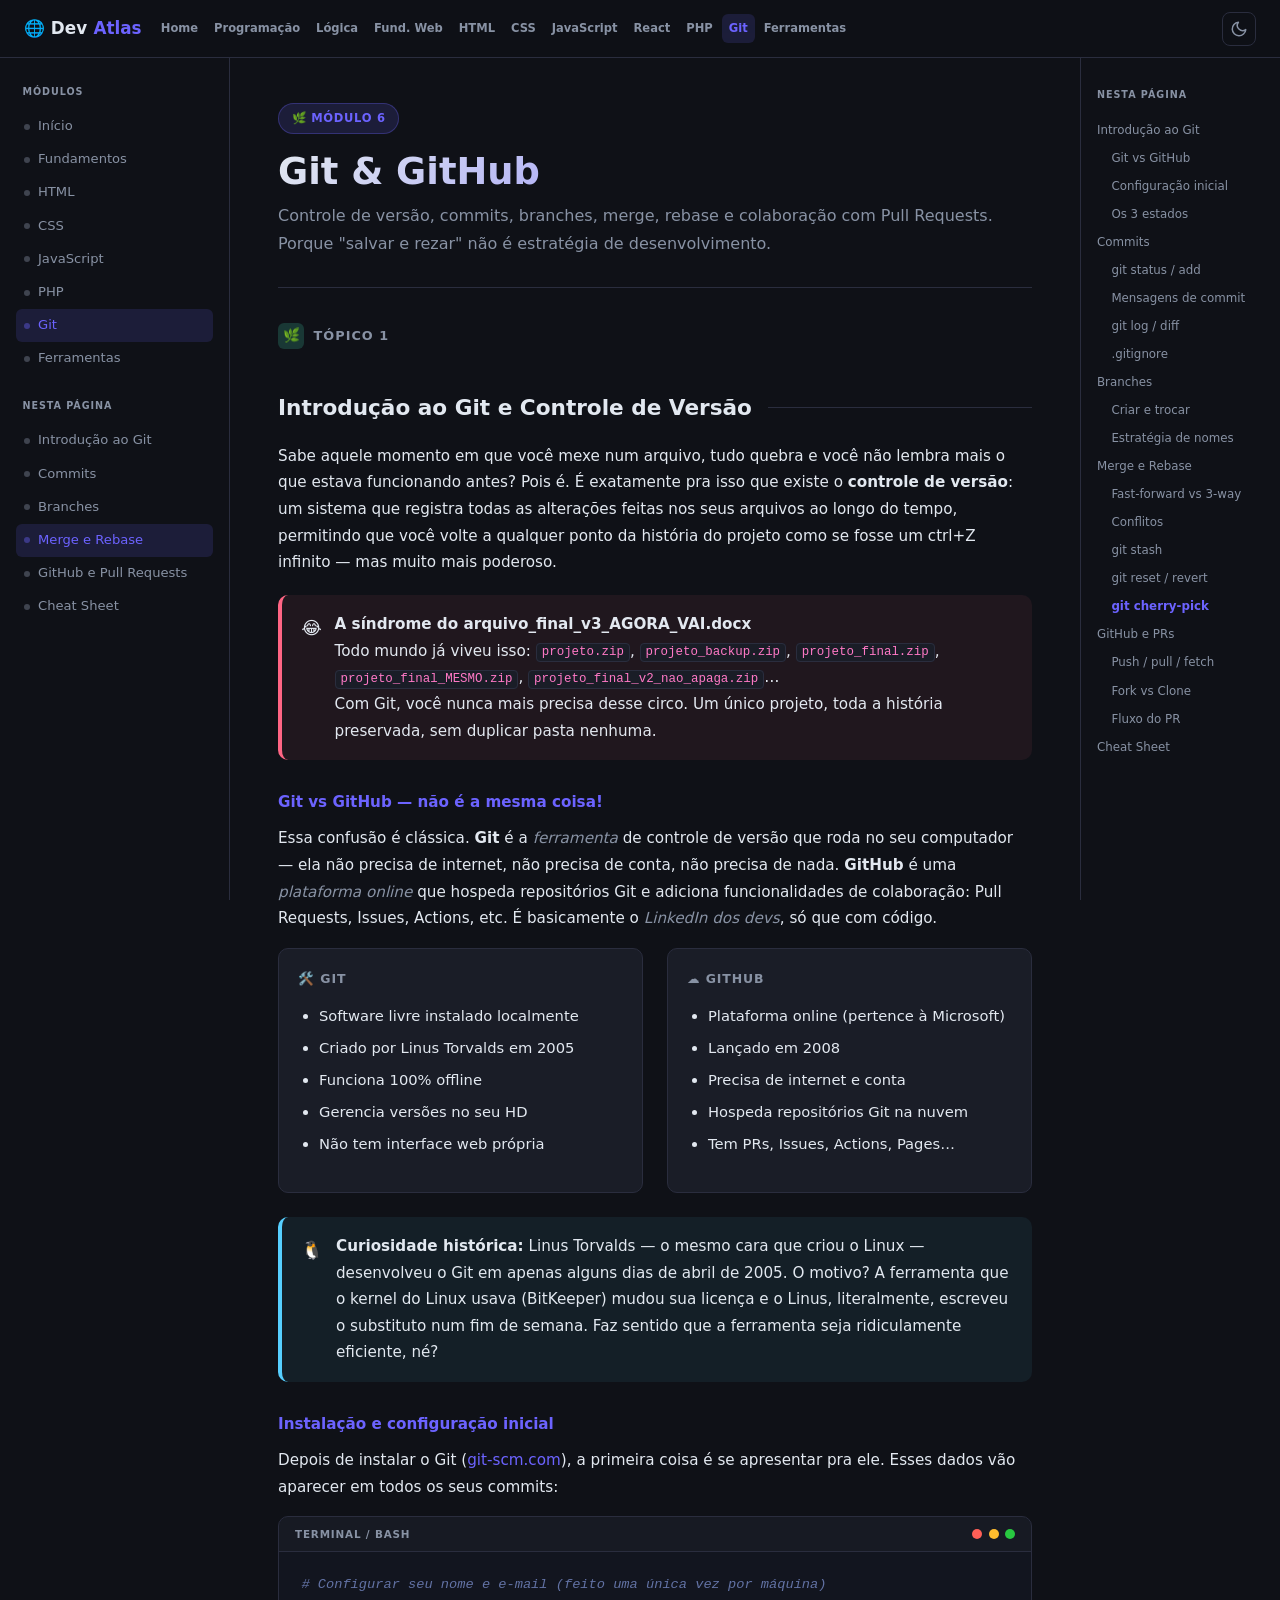
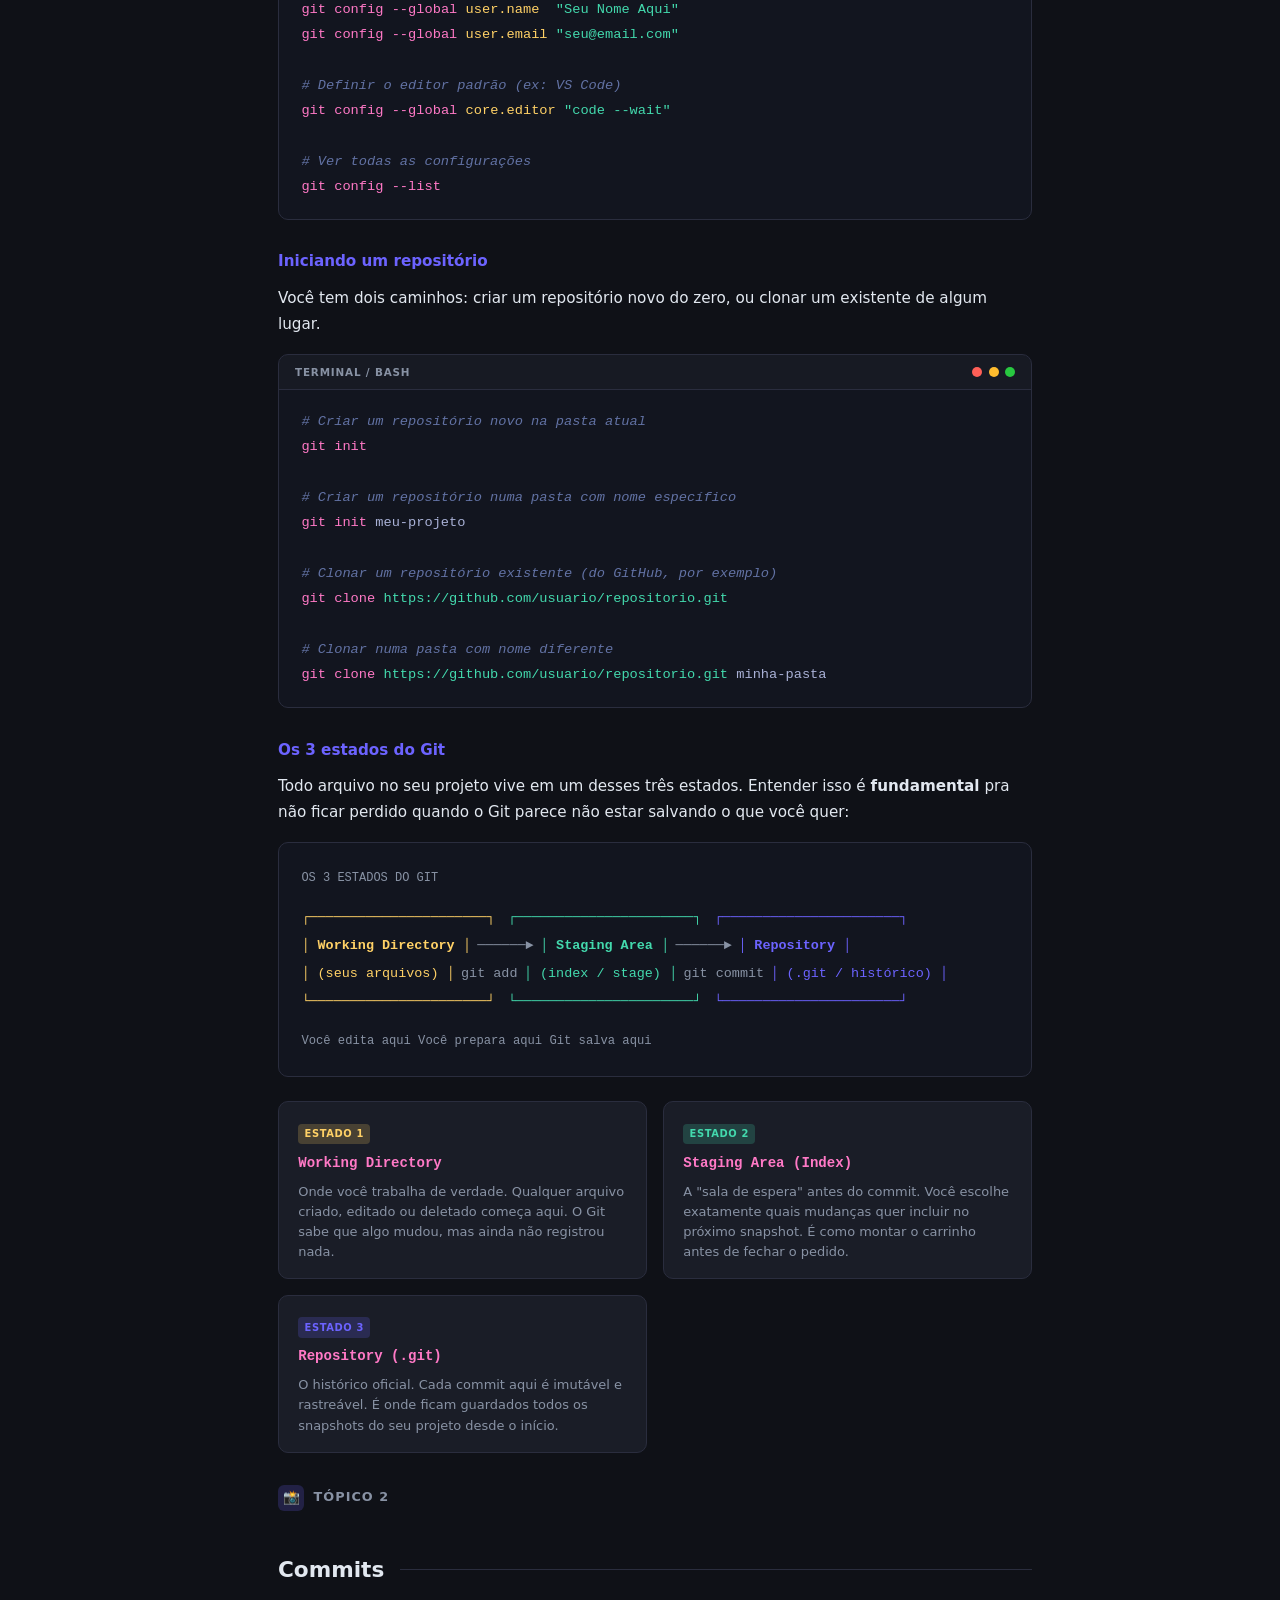
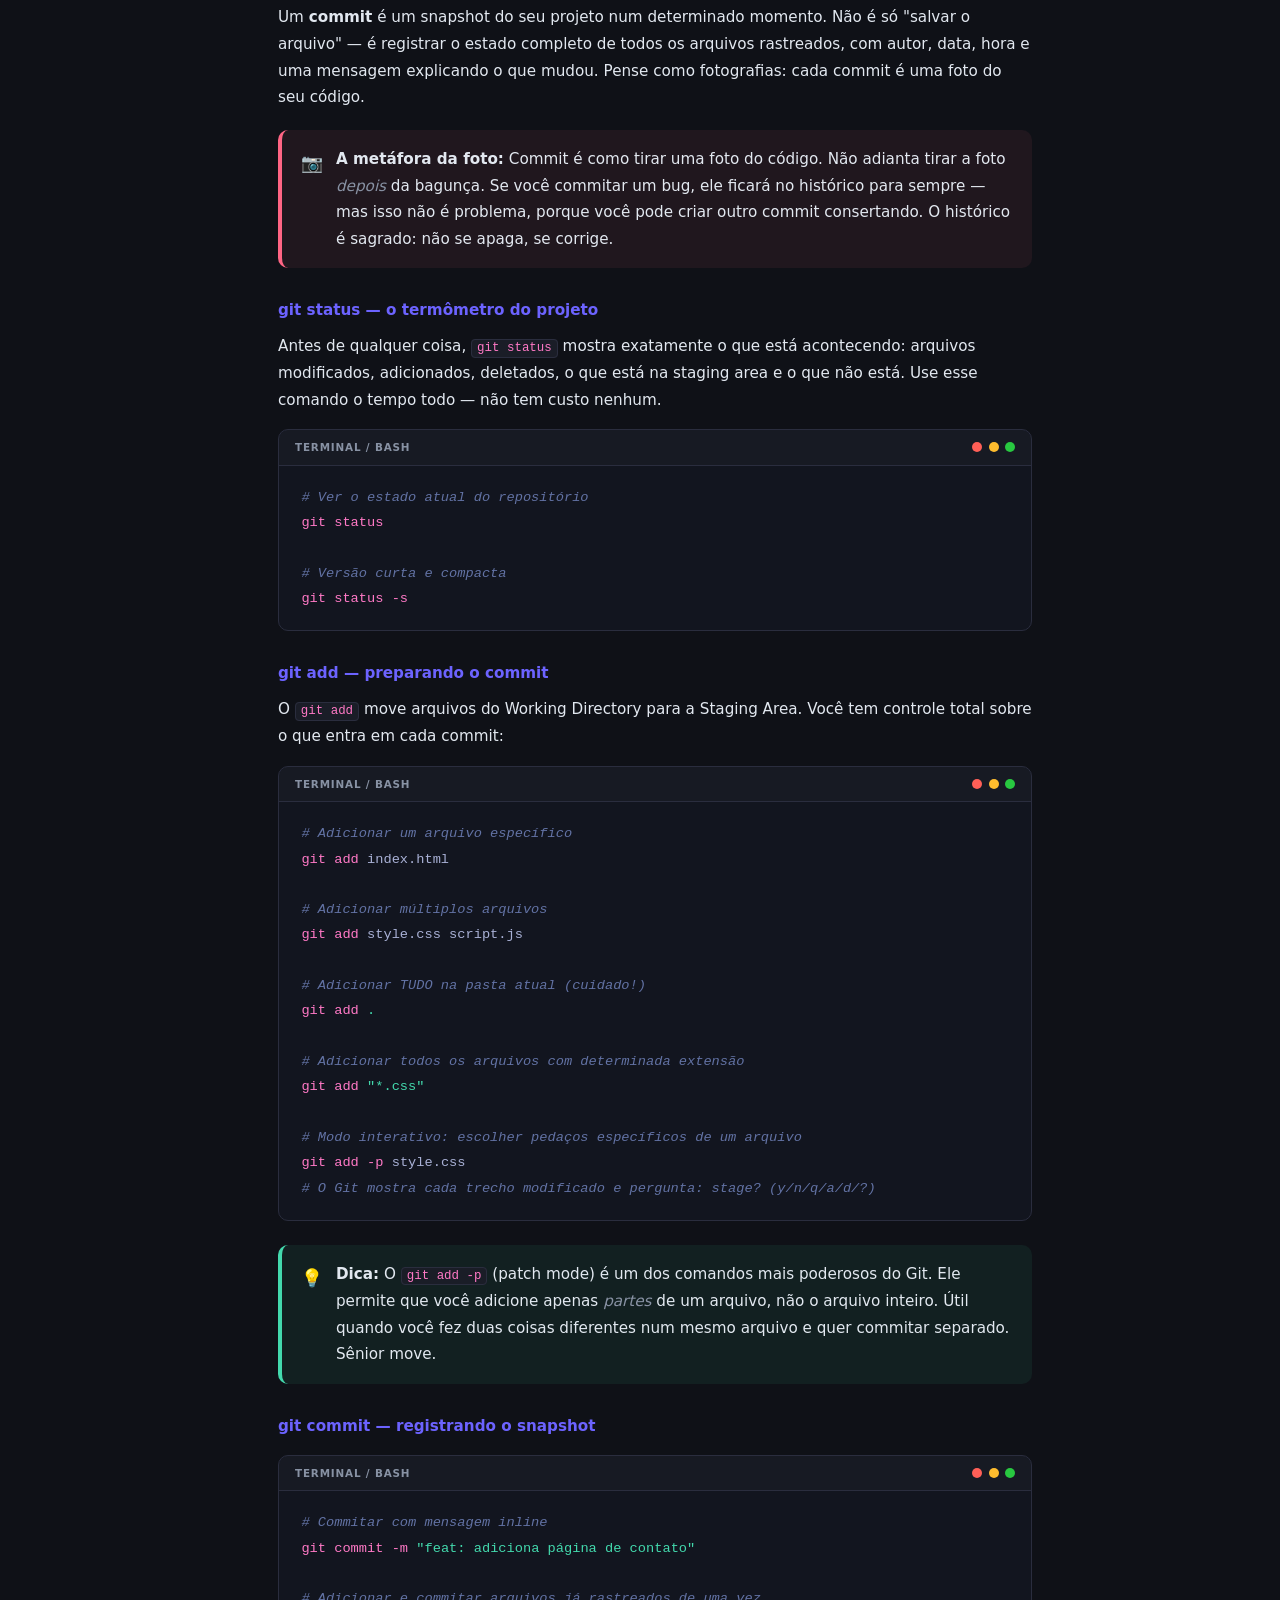
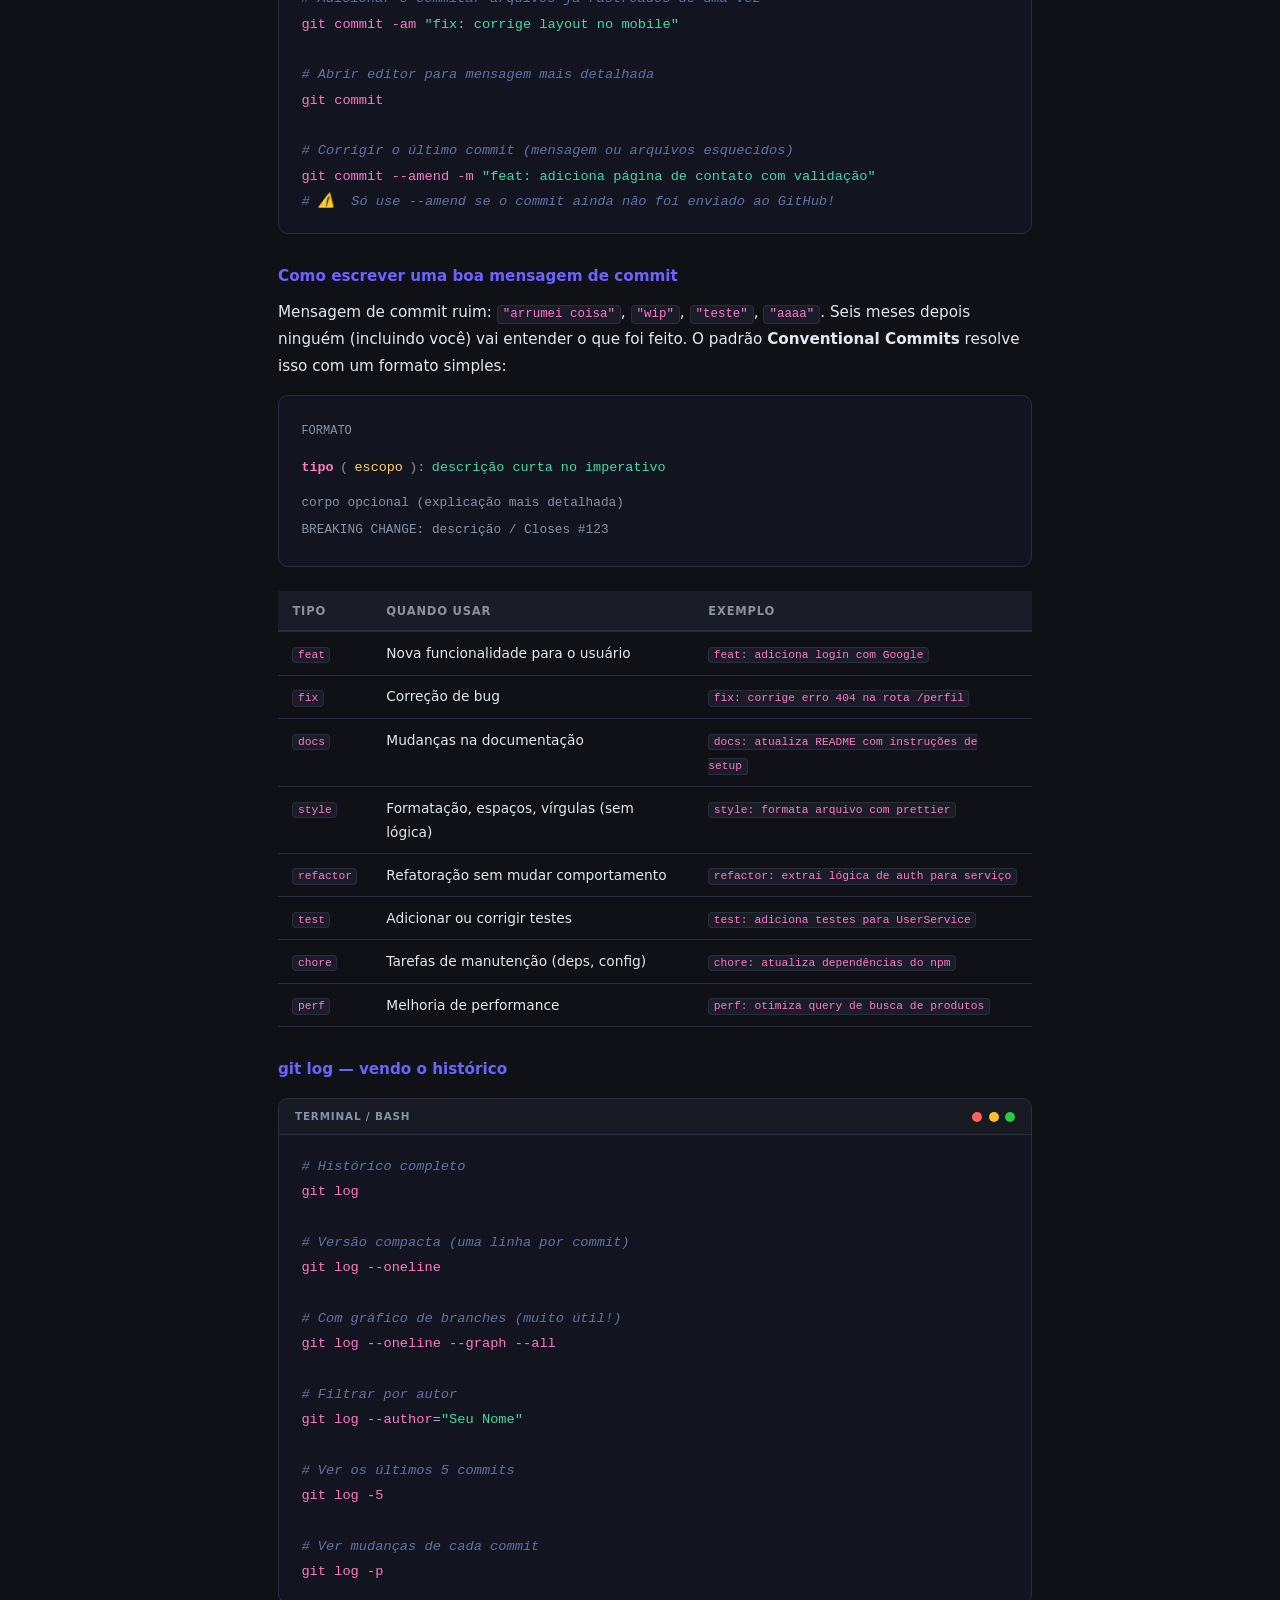
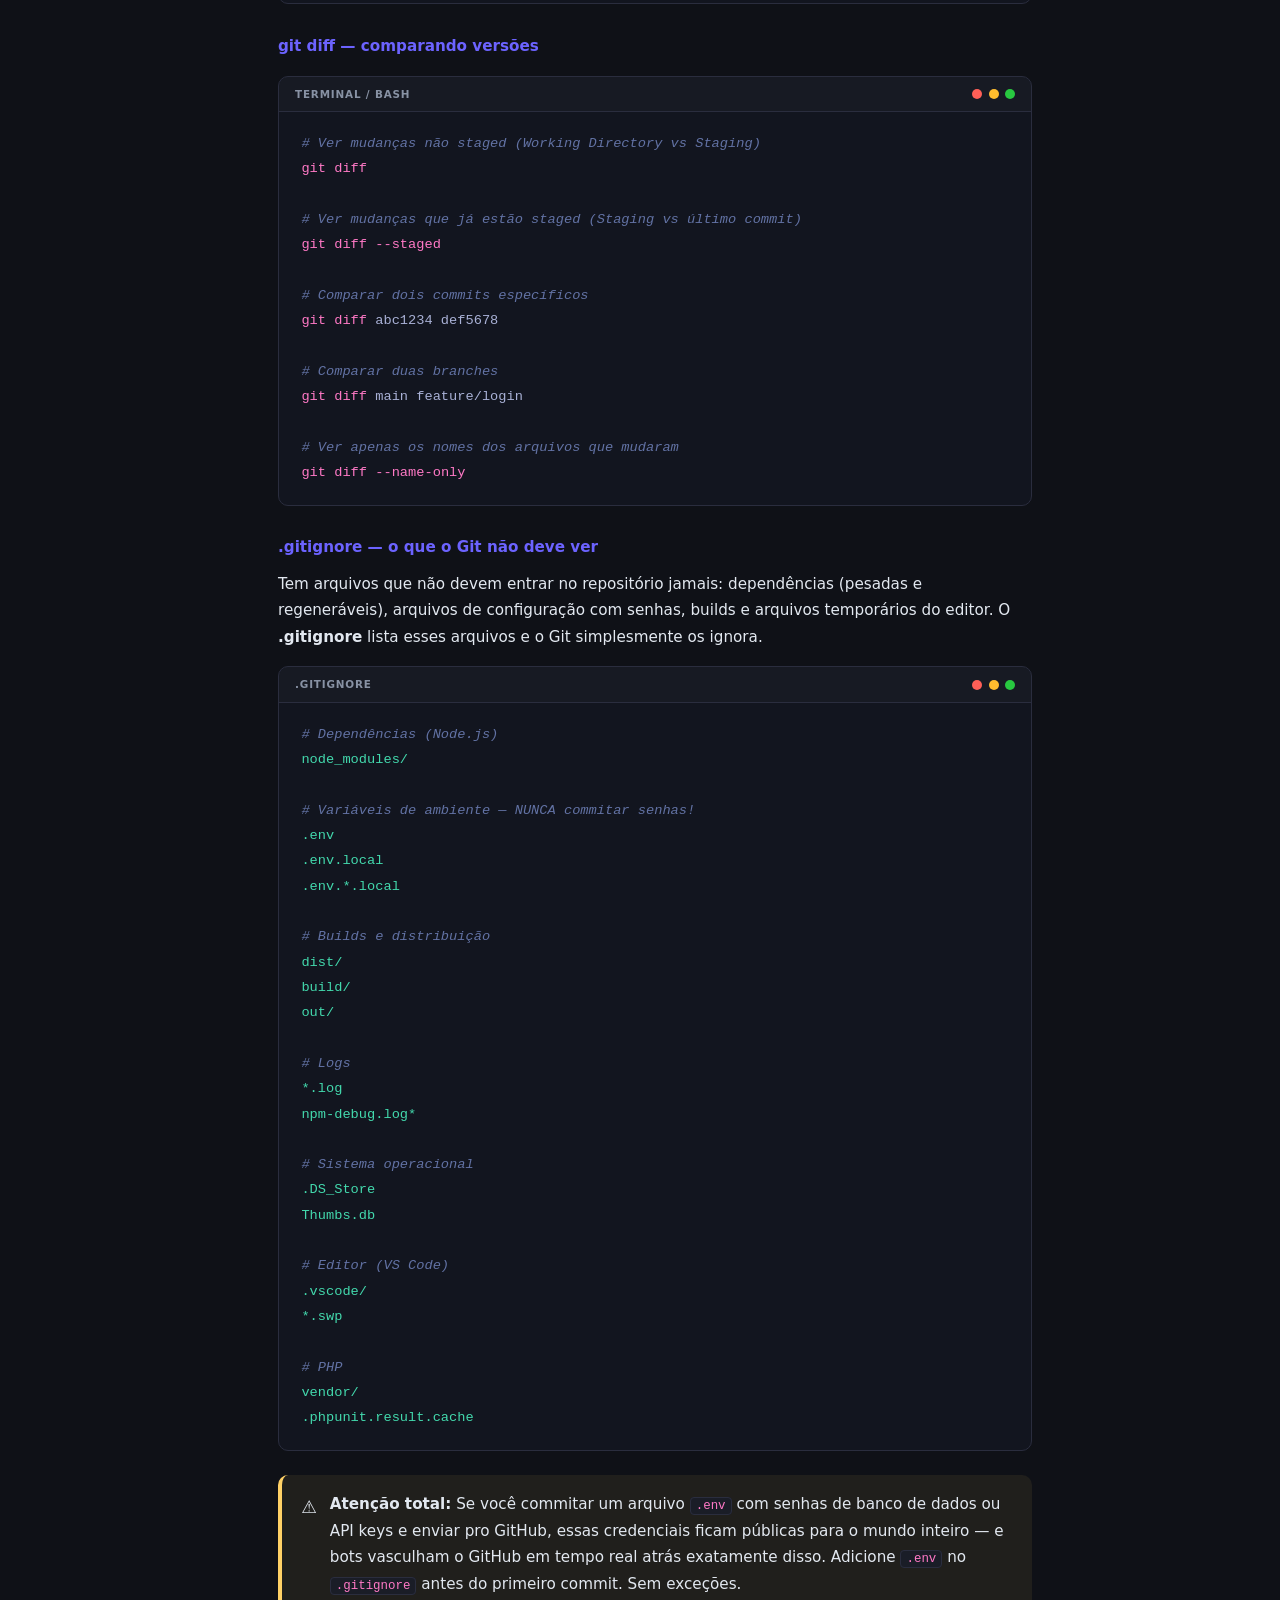
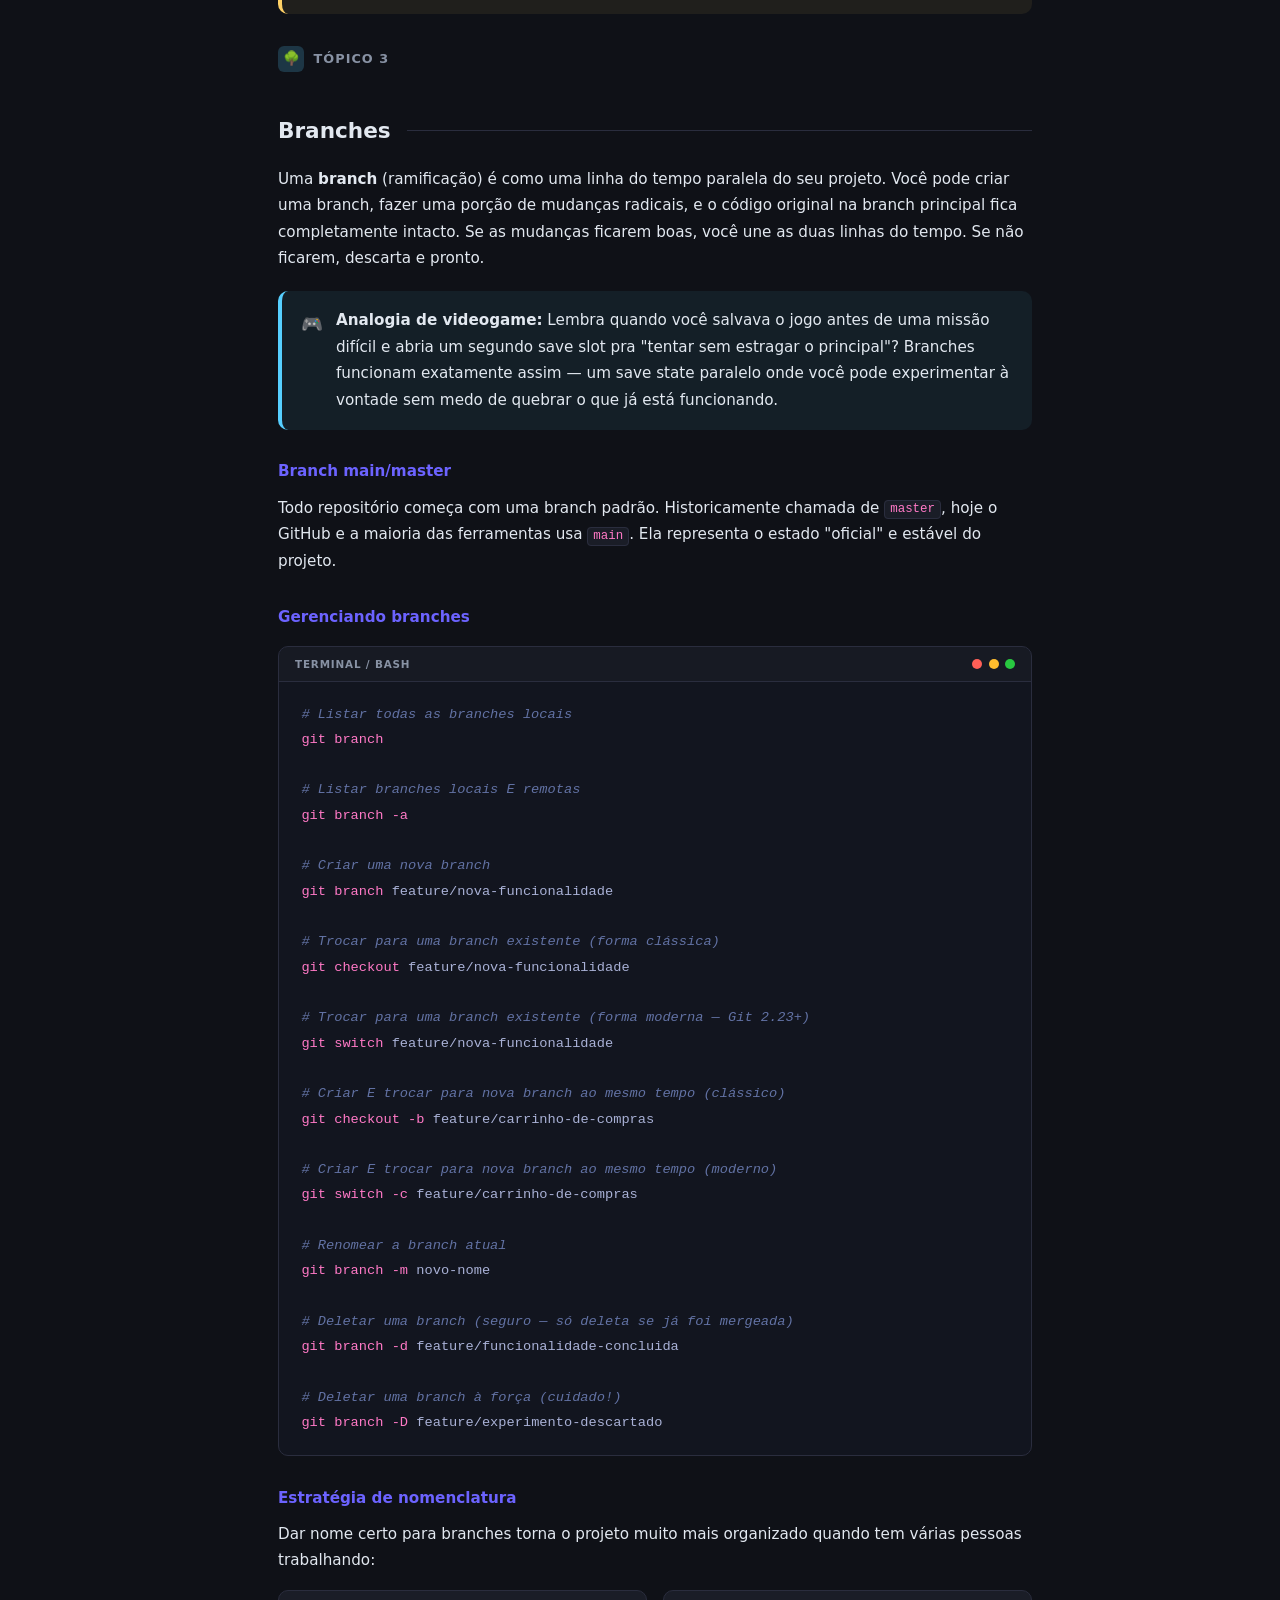
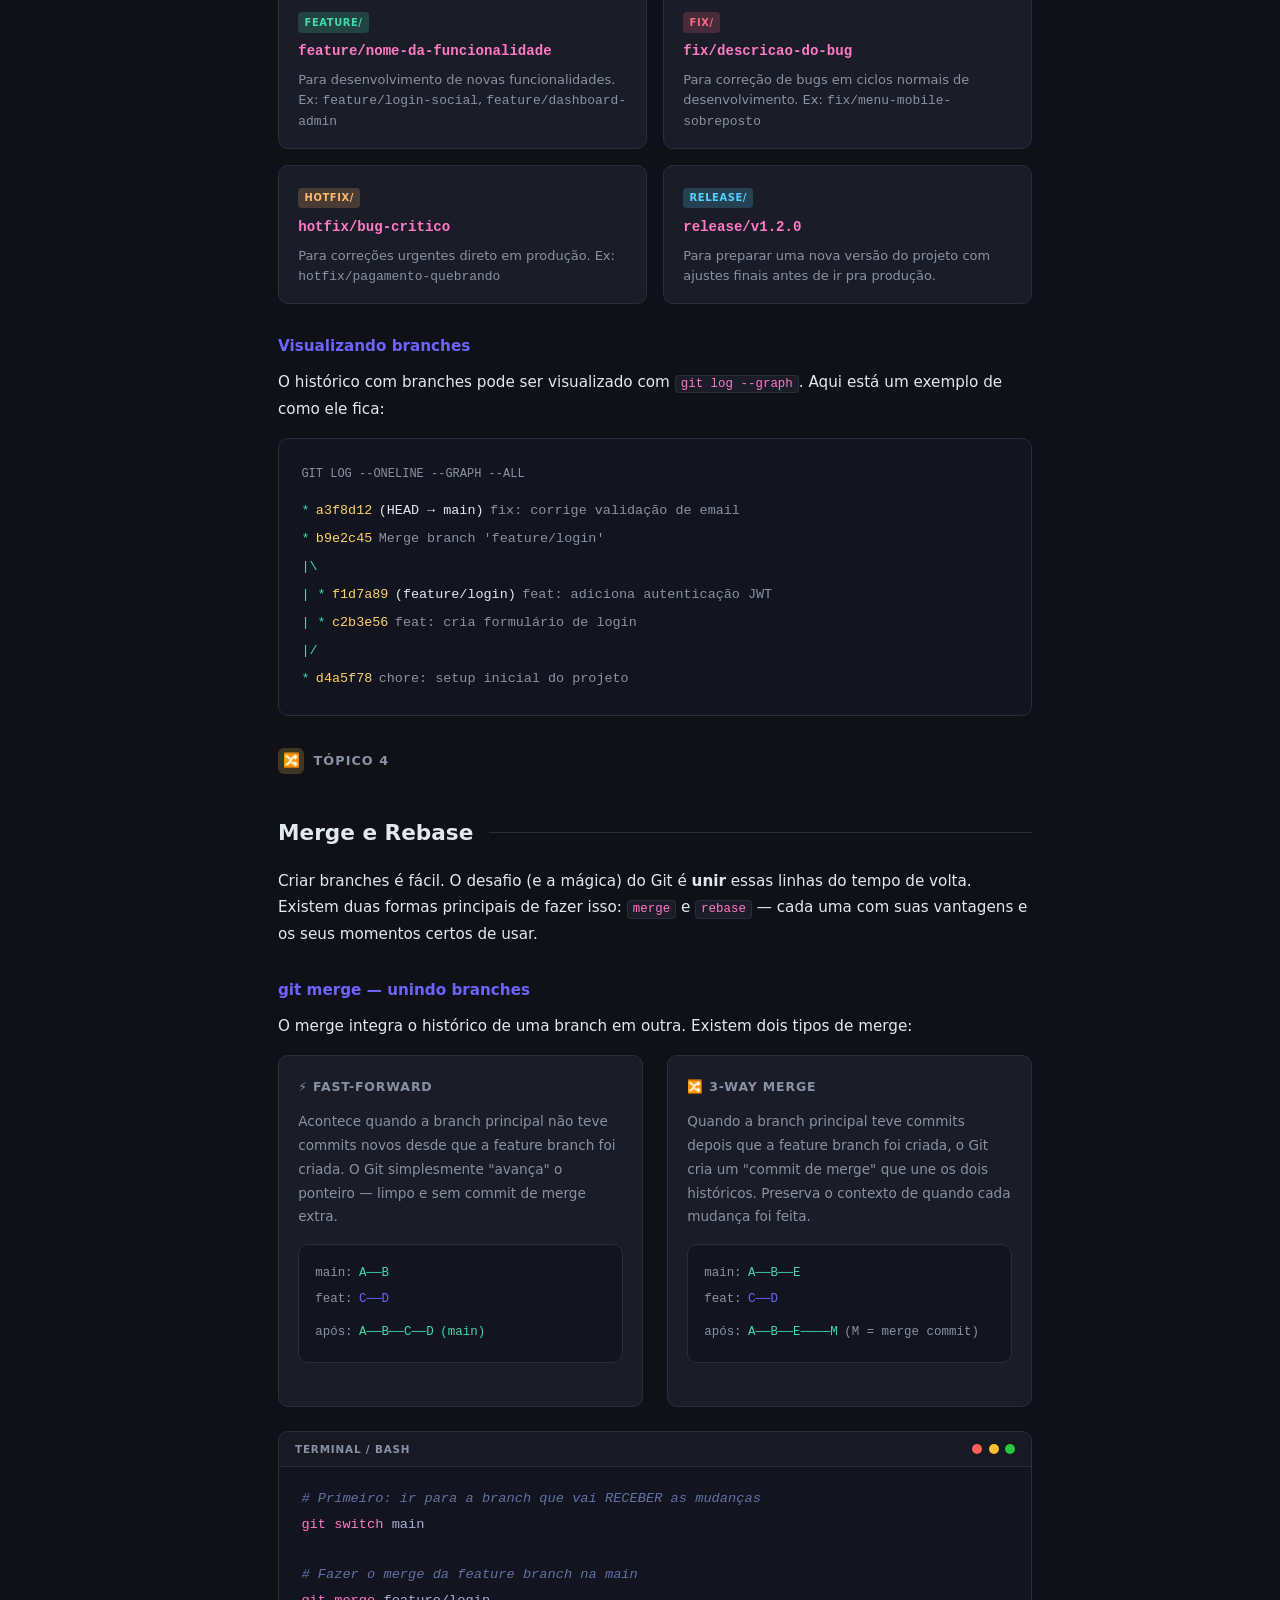
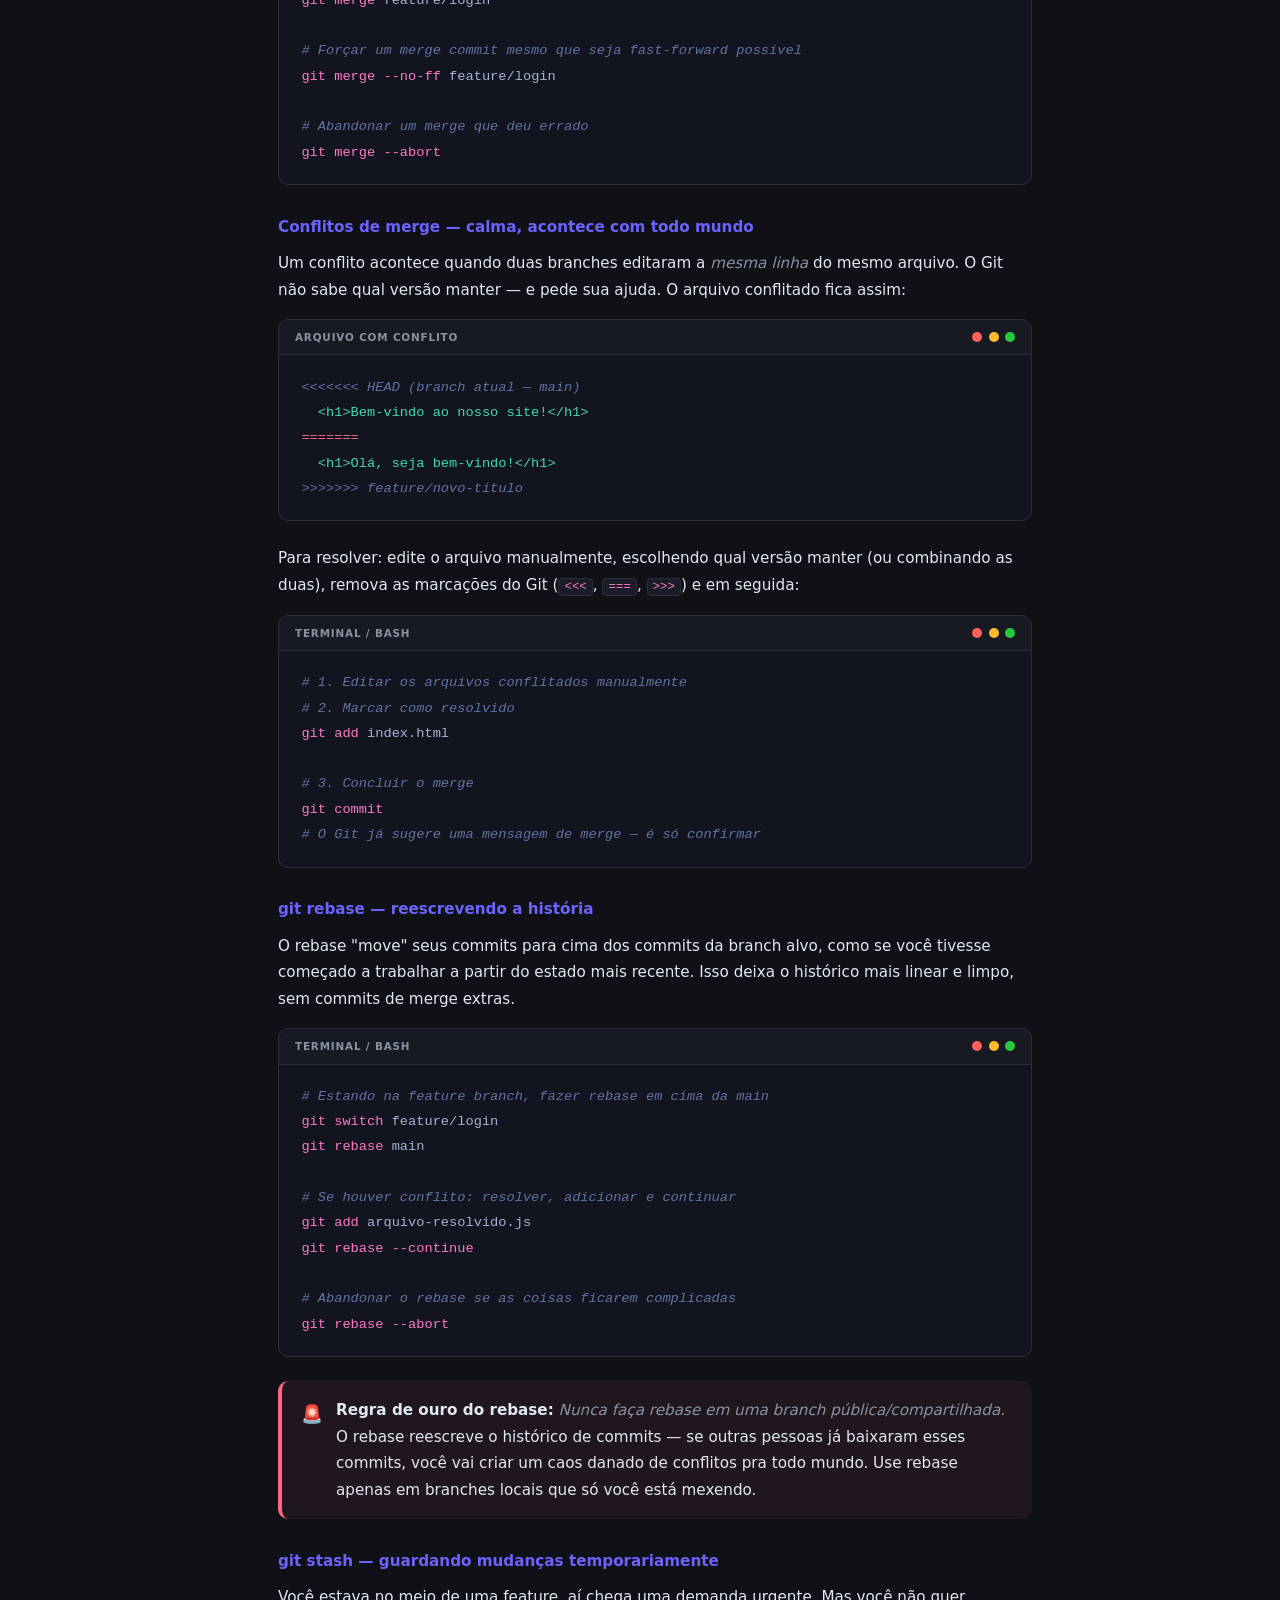
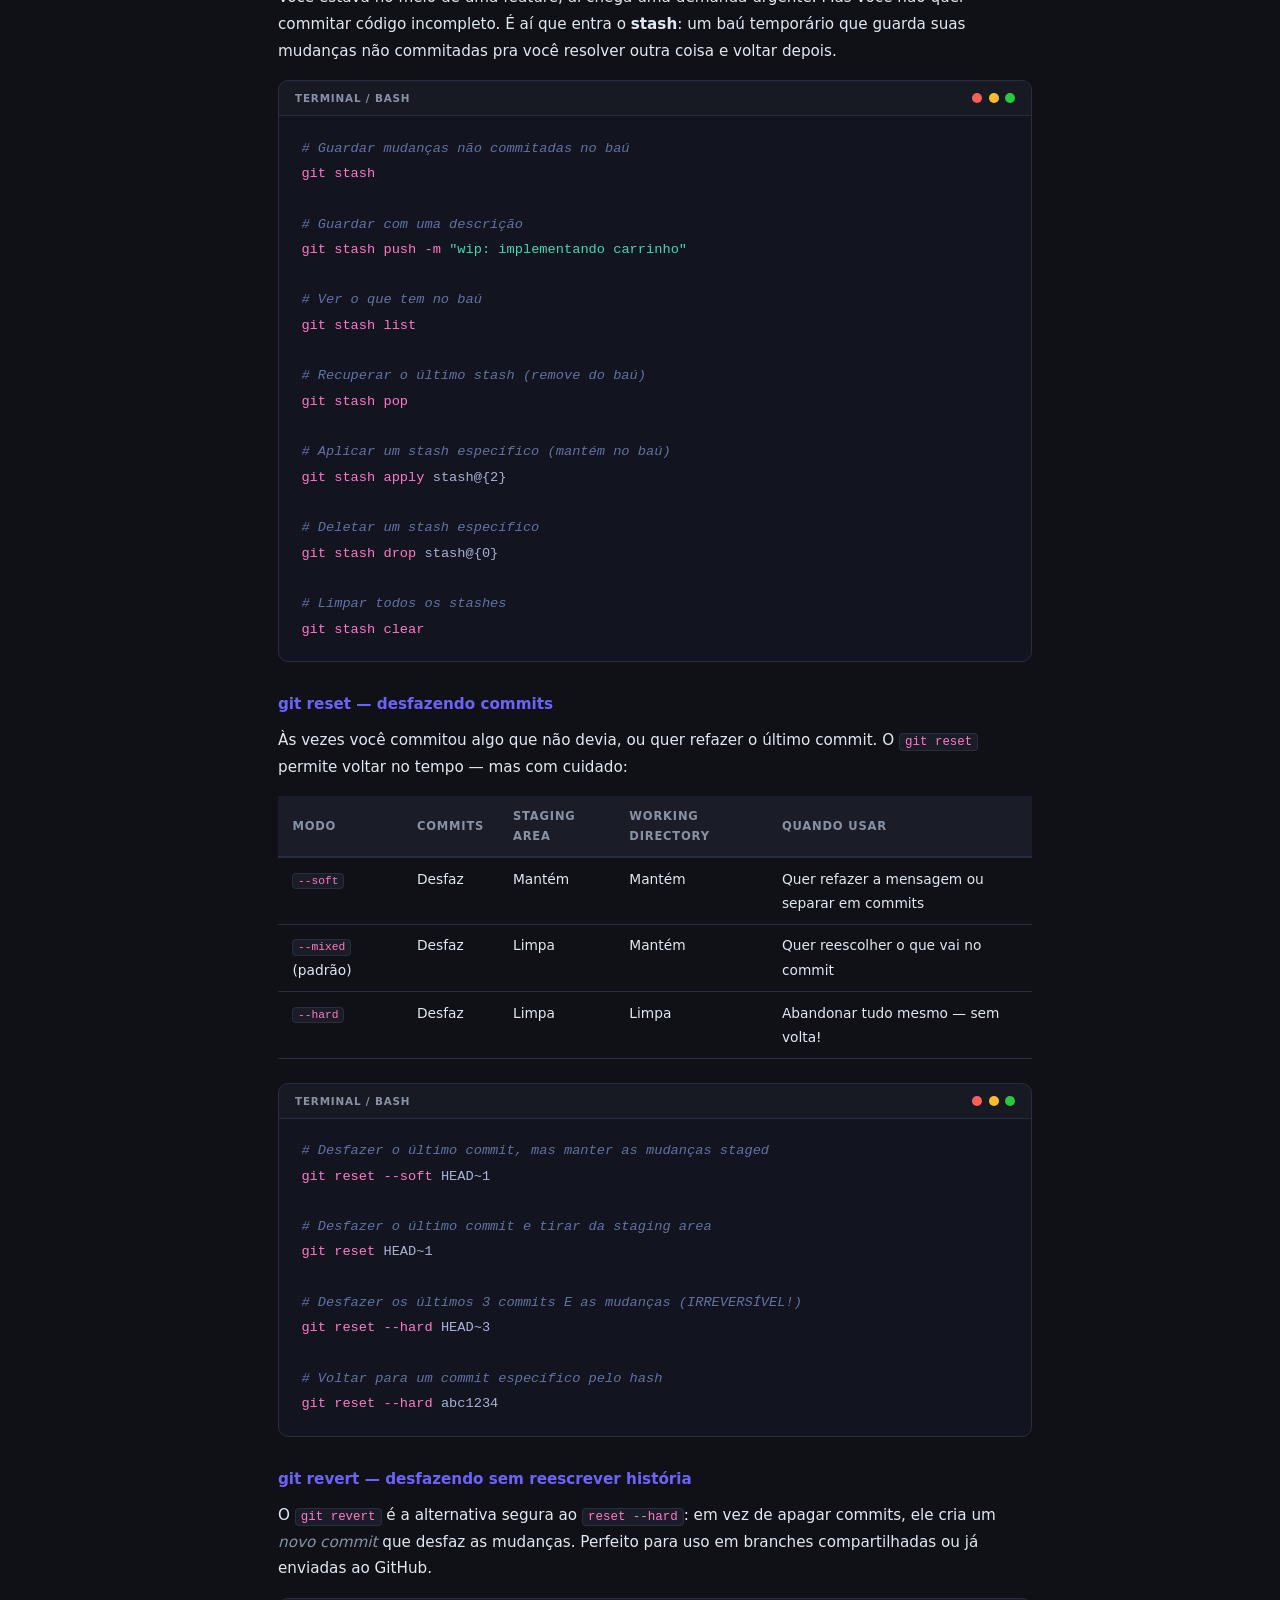
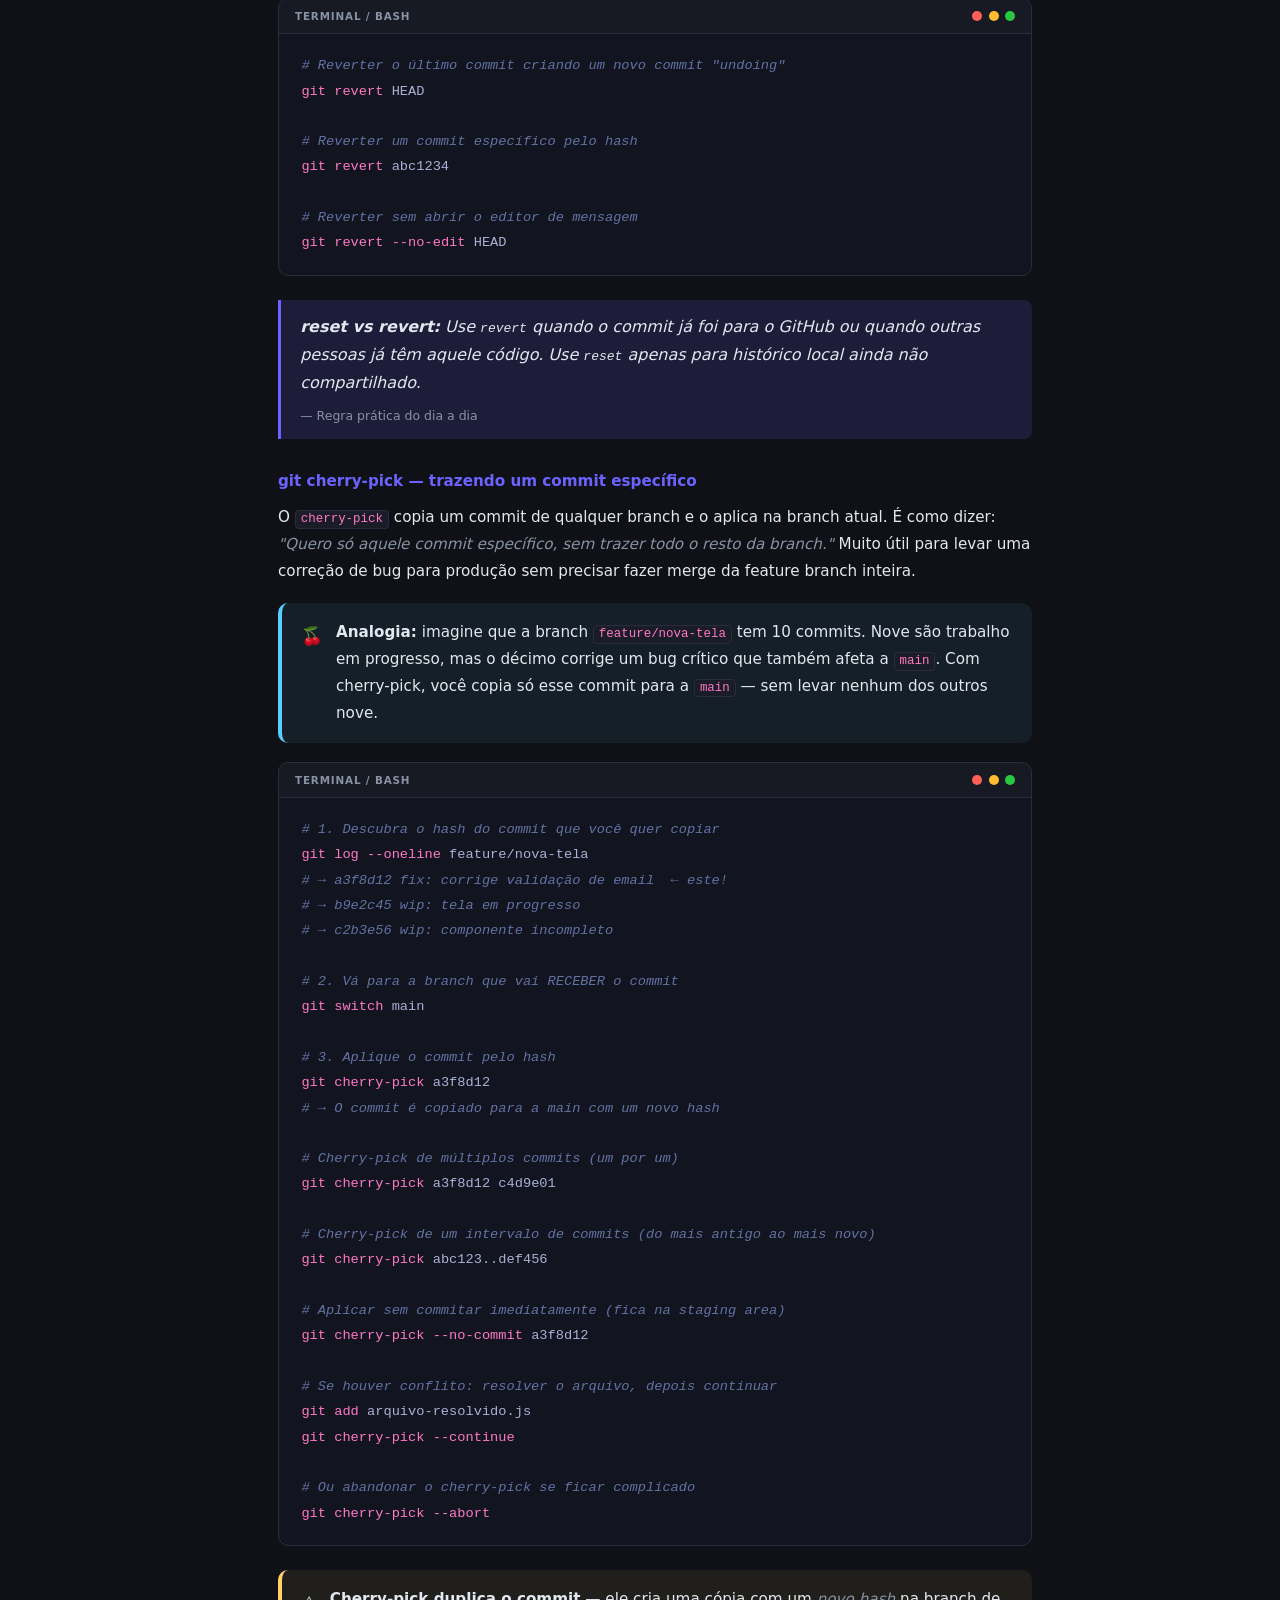
<file: git.html>
﻿<!DOCTYPE html>
<html lang="pt-BR">
<head>
    <meta charset="UTF-8">
    <meta name="viewport" content="width=device-width, initial-scale=1.0">
    <meta name="description" content="Dev Atlas — Git: controle de versão, commits, branches, merge, rebase e GitHub.">
    <title>Git — Dev Atlas</title>
    <link rel="stylesheet" href="./assets/css/style.css">
</head>
<body>
<div class="page-wrapper">

    <!-- ── SIDEBAR ── -->
    <aside class="sidebar">
        <h3>Módulos</h3>
        <ul>
            <li><a href="index.html"><span class="dot"></span>Início</a></li>
            <li><a href="fundamentos.html"><span class="dot"></span>Fundamentos</a></li>
            <li><a href="html.html"><span class="dot"></span>HTML</a></li>
            <li><a href="css.html"><span class="dot"></span>CSS</a></li>
            <li><a href="javascript.html"><span class="dot"></span>JavaScript</a></li>
            <li><a href="php.html"><span class="dot"></span>PHP</a></li>
            <li><a href="git.html" class="active"><span class="dot"></span>Git</a></li>
            <li><a href="ferramentas.html"><span class="dot"></span>Ferramentas</a></li>
        </ul>
        <h3>Nesta página</h3>
        <ul>
            <li><a href="#intro"><span class="dot"></span>Introdução ao Git</a></li>
            <li><a href="#commits"><span class="dot"></span>Commits</a></li>
            <li><a href="#branches"><span class="dot"></span>Branches</a></li>
            <li><a href="#merge"><span class="dot"></span>Merge e Rebase</a></li>
            <li><a href="#github"><span class="dot"></span>GitHub e Pull Requests</a></li>
            <li><a href="#cheatsheet"><span class="dot"></span>Cheat Sheet</a></li>
        </ul>
    </aside>

    <!-- ── MAIN CONTENT ── -->
    <main class="content">

        <span class="page-badge">🌿 Módulo 6</span>
        <h1 class="page-title">Git &amp; GitHub</h1>
        <p class="page-subtitle">
            Controle de versão, commits, branches, merge, rebase e colaboração com Pull Requests.
            Porque "salvar e rezar" não é estratégia de desenvolvimento.
        </p>

        <!-- ═══════════════════════════════════════════
             1. INTRODUÇÃO
        ════════════════════════════════════════════ -->
        <section id="intro">

            <div class="section-label">
                <div class="sl-icon sl-green">🌿</div>
                <span>Tópico 1</span>
            </div>
            <h2 class="section-h">Introdução ao Git e Controle de Versão</h2>

            <p>
                Sabe aquele momento em que você mexe num arquivo, tudo quebra e você não lembra mais o que
                estava funcionando antes? Pois é. É exatamente pra isso que existe o <strong>controle de versão</strong>:
                um sistema que registra todas as alterações feitas nos seus arquivos ao longo do tempo,
                permitindo que você volte a qualquer ponto da história do projeto como se fosse um ctrl+Z
                infinito — mas muito mais poderoso.
            </p>

            <div class="callout fun">
                <div class="callout-icon">😂</div>
                <div class="callout-body">
                    <p>
                        <strong>A síndrome do arquivo_final_v3_AGORA_VAI.docx</strong><br>
                        Todo mundo já viveu isso: <code>projeto.zip</code>, <code>projeto_backup.zip</code>,
                        <code>projeto_final.zip</code>, <code>projeto_final_MESMO.zip</code>,
                        <code>projeto_final_v2_nao_apaga.zip</code>…<br>
                        Com Git, você nunca mais precisa desse circo. Um único projeto,
                        toda a história preservada, sem duplicar pasta nenhuma.
                    </p>
                </div>
            </div>

            <h3 class="sub-h">Git vs GitHub — não é a mesma coisa!</h3>
            <p>
                Essa confusão é clássica. <strong>Git</strong> é a <em>ferramenta</em> de controle de versão que roda
                no seu computador — ela não precisa de internet, não precisa de conta, não precisa de nada.
                <strong>GitHub</strong> é uma <em>plataforma online</em> que hospeda repositórios Git e adiciona
                funcionalidades de colaboração: Pull Requests, Issues, Actions, etc. É basicamente o
                <em>LinkedIn dos devs</em>, só que com código.
            </p>

            <div class="two-col">
                <div class="half">
                    <h4>🛠️ Git</h4>
                    <ul class="lst">
                        <li>Software livre instalado localmente</li>
                        <li>Criado por Linus Torvalds em 2005</li>
                        <li>Funciona 100% offline</li>
                        <li>Gerencia versões no seu HD</li>
                        <li>Não tem interface web própria</li>
                    </ul>
                </div>
                <div class="half">
                    <h4>☁️ GitHub</h4>
                    <ul class="lst">
                        <li>Plataforma online (pertence à Microsoft)</li>
                        <li>Lançado em 2008</li>
                        <li>Precisa de internet e conta</li>
                        <li>Hospeda repositórios Git na nuvem</li>
                        <li>Tem PRs, Issues, Actions, Pages…</li>
                    </ul>
                </div>
            </div>

            <div class="callout info">
                <div class="callout-icon">🐧</div>
                <div class="callout-body">
                    <p>
                        <strong>Curiosidade histórica:</strong> Linus Torvalds — o mesmo cara que criou o Linux —
                        desenvolveu o Git em apenas alguns dias de abril de 2005. O motivo? A ferramenta que
                        o kernel do Linux usava (BitKeeper) mudou sua licença e o Linus, literalmente,
                        escreveu o substituto num fim de semana. Faz sentido que a ferramenta seja
                        ridiculamente eficiente, né?
                    </p>
                </div>
            </div>

            <h3 class="sub-h">Instalação e configuração inicial</h3>
            <p>
                Depois de instalar o Git (<a href="https://git-scm.com" target="_blank">git-scm.com</a>),
                a primeira coisa é se apresentar pra ele. Esses dados vão aparecer em todos os seus commits:
            </p>

            <div class="code-block">
                <div class="cb-header">
                    <span class="cb-lang">TERMINAL / BASH</span>
                    <div class="cb-dots">
                        <div class="cb-dot" style="background:#ff5f57"></div>
                        <div class="cb-dot" style="background:#febc2e"></div>
                        <div class="cb-dot" style="background:#28c840"></div>
                    </div>
                </div>
                <pre><code><span class="cc"># Configurar seu nome e e-mail (feito uma única vez por máquina)</span>
<span class="ck">git config</span> <span class="ck">--global</span> <span class="ca">user.name</span>  <span class="cs">"Seu Nome Aqui"</span>
<span class="ck">git config</span> <span class="ck">--global</span> <span class="ca">user.email</span> <span class="cs">"seu@email.com"</span>

<span class="cc"># Definir o editor padrão (ex: VS Code)</span>
<span class="ck">git config</span> <span class="ck">--global</span> <span class="ca">core.editor</span> <span class="cs">"code --wait"</span>

<span class="cc"># Ver todas as configurações</span>
<span class="ck">git config</span> <span class="ck">--list</span></code></pre>
            </div>

            <h3 class="sub-h">Iniciando um repositório</h3>
            <p>
                Você tem dois caminhos: criar um repositório novo do zero, ou clonar um existente de algum lugar.
            </p>

            <div class="code-block">
                <div class="cb-header">
                    <span class="cb-lang">TERMINAL / BASH</span>
                    <div class="cb-dots">
                        <div class="cb-dot" style="background:#ff5f57"></div>
                        <div class="cb-dot" style="background:#febc2e"></div>
                        <div class="cb-dot" style="background:#28c840"></div>
                    </div>
                </div>
                <pre><code><span class="cc"># Criar um repositório novo na pasta atual</span>
<span class="ck">git init</span>

<span class="cc"># Criar um repositório numa pasta com nome específico</span>
<span class="ck">git init</span> meu-projeto

<span class="cc"># Clonar um repositório existente (do GitHub, por exemplo)</span>
<span class="ck">git clone</span> <span class="cs">https://github.com/usuario/repositorio.git</span>

<span class="cc"># Clonar numa pasta com nome diferente</span>
<span class="ck">git clone</span> <span class="cs">https://github.com/usuario/repositorio.git</span> minha-pasta</code></pre>
            </div>

            <h3 class="sub-h">Os 3 estados do Git</h3>
            <p>
                Todo arquivo no seu projeto vive em um desses três estados. Entender isso é
                <strong>fundamental</strong> pra não ficar perdido quando o Git parece não estar salvando
                o que você quer:
            </p>

            <div class="diagram">
                <div class="d-line" style="color:var(--text-muted);font-size:.75rem;margin-bottom:.8rem">
                    OS 3 ESTADOS DO GIT
                </div>
                <div class="d-line">
                    <span style="color:var(--yellow);font-weight:700">┌──────────────────────┐</span>
                    <span style="color:var(--text-muted)">          </span>
                    <span style="color:var(--green);font-weight:700">┌──────────────────────┐</span>
                    <span style="color:var(--text-muted)">          </span>
                    <span style="color:var(--accent);font-weight:700">┌──────────────────────┐</span>
                </div>
                <div class="d-line">
                    <span style="color:var(--yellow);font-weight:700">│  Working Directory   │</span>
                    <span style="color:var(--text-muted)">  ──────►  </span>
                    <span style="color:var(--green);font-weight:700">│    Staging Area      │</span>
                    <span style="color:var(--text-muted)">  ──────►  </span>
                    <span style="color:var(--accent);font-weight:700">│     Repository       │</span>
                </div>
                <div class="d-line">
                    <span style="color:var(--yellow)">│  (seus arquivos)     │</span>
                    <span style="color:var(--text-muted)">  git add  </span>
                    <span style="color:var(--green)">│   (index / stage)    │</span>
                    <span style="color:var(--text-muted)">  git commit  </span>
                    <span style="color:var(--accent)">│  (.git / histórico)  │</span>
                </div>
                <div class="d-line">
                    <span style="color:var(--yellow);font-weight:700">└──────────────────────┘</span>
                    <span style="color:var(--text-muted)">          </span>
                    <span style="color:var(--green);font-weight:700">└──────────────────────┘</span>
                    <span style="color:var(--text-muted)">              </span>
                    <span style="color:var(--accent);font-weight:700">└──────────────────────┘</span>
                </div>
                <div class="d-line" style="margin-top:.8rem;font-size:.76rem;color:var(--text-muted)">
                    Você edita aqui     Você prepara aqui        Git salva aqui
                </div>
            </div>

            <div class="cards-grid">
                <div class="card">
                    <span class="card-badge b-yellow">Estado 1</span>
                    <div class="card-title">Working Directory</div>
                    <div class="card-desc">
                        Onde você trabalha de verdade. Qualquer arquivo criado, editado ou deletado
                        começa aqui. O Git sabe que algo mudou, mas ainda não registrou nada.
                    </div>
                </div>
                <div class="card">
                    <span class="card-badge b-green">Estado 2</span>
                    <div class="card-title">Staging Area (Index)</div>
                    <div class="card-desc">
                        A "sala de espera" antes do commit. Você escolhe exatamente quais mudanças
                        quer incluir no próximo snapshot. É como montar o carrinho antes de
                        fechar o pedido.
                    </div>
                </div>
                <div class="card">
                    <span class="card-badge b-purple">Estado 3</span>
                    <div class="card-title">Repository (.git)</div>
                    <div class="card-desc">
                        O histórico oficial. Cada commit aqui é imutável e rastreável.
                        É onde ficam guardados todos os snapshots do seu projeto desde o início.
                    </div>
                </div>
            </div>

        </section>

        <!-- ═══════════════════════════════════════════
             2. COMMITS
        ════════════════════════════════════════════ -->
        <section id="commits">

            <div class="section-label">
                <div class="sl-icon sl-purple">📸</div>
                <span>Tópico 2</span>
            </div>
            <h2 class="section-h">Commits</h2>

            <p>
                Um <strong>commit</strong> é um snapshot do seu projeto num determinado momento.
                Não é só "salvar o arquivo" — é registrar o estado completo de todos os arquivos
                rastreados, com autor, data, hora e uma mensagem explicando o que mudou.
                Pense como fotografias: cada commit é uma foto do seu código.
            </p>

            <div class="callout fun">
                <div class="callout-icon">📷</div>
                <div class="callout-body">
                    <p>
                        <strong>A metáfora da foto:</strong> Commit é como tirar uma foto do código.
                        Não adianta tirar a foto <em>depois</em> da bagunça. Se você commitar um bug,
                        ele ficará no histórico para sempre — mas isso não é problema, porque você pode
                        criar outro commit consertando. O histórico é sagrado: não se apaga, se corrige.
                    </p>
                </div>
            </div>

            <h3 class="sub-h">git status — o termômetro do projeto</h3>
            <p>
                Antes de qualquer coisa, <code>git status</code> mostra exatamente o que está acontecendo:
                arquivos modificados, adicionados, deletados, o que está na staging area e o que não está.
                Use esse comando o tempo todo — não tem custo nenhum.
            </p>

            <div class="code-block">
                <div class="cb-header">
                    <span class="cb-lang">TERMINAL / BASH</span>
                    <div class="cb-dots">
                        <div class="cb-dot" style="background:#ff5f57"></div>
                        <div class="cb-dot" style="background:#febc2e"></div>
                        <div class="cb-dot" style="background:#28c840"></div>
                    </div>
                </div>
                <pre><code><span class="cc"># Ver o estado atual do repositório</span>
<span class="ck">git status</span>

<span class="cc"># Versão curta e compacta</span>
<span class="ck">git status</span> <span class="ck">-s</span></code></pre>
            </div>

            <h3 class="sub-h">git add — preparando o commit</h3>
            <p>
                O <code>git add</code> move arquivos do Working Directory para a Staging Area.
                Você tem controle total sobre o que entra em cada commit:
            </p>

            <div class="code-block">
                <div class="cb-header">
                    <span class="cb-lang">TERMINAL / BASH</span>
                    <div class="cb-dots">
                        <div class="cb-dot" style="background:#ff5f57"></div>
                        <div class="cb-dot" style="background:#febc2e"></div>
                        <div class="cb-dot" style="background:#28c840"></div>
                    </div>
                </div>
                <pre><code><span class="cc"># Adicionar um arquivo específico</span>
<span class="ck">git add</span> index.html

<span class="cc"># Adicionar múltiplos arquivos</span>
<span class="ck">git add</span> style.css script.js

<span class="cc"># Adicionar TUDO na pasta atual (cuidado!)</span>
<span class="ck">git add</span> <span class="cs">.</span>

<span class="cc"># Adicionar todos os arquivos com determinada extensão</span>
<span class="ck">git add</span> <span class="cs">"*.css"</span>

<span class="cc"># Modo interativo: escolher pedaços específicos de um arquivo</span>
<span class="ck">git add</span> <span class="ck">-p</span> style.css
<span class="cc"># O Git mostra cada trecho modificado e pergunta: stage? (y/n/q/a/d/?)</span></code></pre>
            </div>

            <div class="callout tip">
                <div class="callout-icon">💡</div>
                <div class="callout-body">
                    <p>
                        <strong>Dica:</strong> O <code>git add -p</code> (patch mode) é um dos comandos mais
                        poderosos do Git. Ele permite que você adicione apenas <em>partes</em> de um arquivo,
                        não o arquivo inteiro. Útil quando você fez duas coisas diferentes num mesmo arquivo
                        e quer commitar separado. Sênior move.
                    </p>
                </div>
            </div>

            <h3 class="sub-h">git commit — registrando o snapshot</h3>

            <div class="code-block">
                <div class="cb-header">
                    <span class="cb-lang">TERMINAL / BASH</span>
                    <div class="cb-dots">
                        <div class="cb-dot" style="background:#ff5f57"></div>
                        <div class="cb-dot" style="background:#febc2e"></div>
                        <div class="cb-dot" style="background:#28c840"></div>
                    </div>
                </div>
                <pre><code><span class="cc"># Commitar com mensagem inline</span>
<span class="ck">git commit</span> <span class="ck">-m</span> <span class="cs">"feat: adiciona página de contato"</span>

<span class="cc"># Adicionar e commitar arquivos já rastreados de uma vez</span>
<span class="ck">git commit</span> <span class="ck">-am</span> <span class="cs">"fix: corrige layout no mobile"</span>

<span class="cc"># Abrir editor para mensagem mais detalhada</span>
<span class="ck">git commit</span>

<span class="cc"># Corrigir o último commit (mensagem ou arquivos esquecidos)</span>
<span class="ck">git commit</span> <span class="ck">--amend</span> <span class="ck">-m</span> <span class="cs">"feat: adiciona página de contato com validação"</span>
<span class="cc"># ⚠️  Só use --amend se o commit ainda não foi enviado ao GitHub!</span></code></pre>
            </div>

            <h3 class="sub-h">Como escrever uma boa mensagem de commit</h3>
            <p>
                Mensagem de commit ruim: <code>"arrumei coisa"</code>, <code>"wip"</code>, <code>"teste"</code>,
                <code>"aaaa"</code>. Seis meses depois ninguém (incluindo você) vai entender o que foi feito.
                O padrão <strong>Conventional Commits</strong> resolve isso com um formato simples:
            </p>

            <div class="diagram">
                <div class="d-line" style="color:var(--text-muted);font-size:.75rem;margin-bottom:.6rem">FORMATO</div>
                <div class="d-line">
                    <span style="color:var(--pink);font-weight:700">tipo</span>
                    <span style="color:var(--text-muted)">(</span>
                    <span style="color:var(--yellow)">escopo</span>
                    <span style="color:var(--text-muted)">): </span>
                    <span style="color:var(--green)">descrição curta no imperativo</span>
                </div>
                <div class="d-line" style="margin-top:.5rem">
                    <span style="color:var(--text-muted);font-size:.8rem">corpo opcional (explicação mais detalhada)</span>
                </div>
                <div class="d-line">
                    <span style="color:var(--text-muted);font-size:.8rem">BREAKING CHANGE: descrição / Closes #123</span>
                </div>
            </div>

            <div class="tbl-wrap">
                <table>
                    <thead>
                        <tr>
                            <th>Tipo</th>
                            <th>Quando usar</th>
                            <th>Exemplo</th>
                        </tr>
                    </thead>
                    <tbody>
                        <tr>
                            <td><code>feat</code></td>
                            <td>Nova funcionalidade para o usuário</td>
                            <td><code>feat: adiciona login com Google</code></td>
                        </tr>
                        <tr>
                            <td><code>fix</code></td>
                            <td>Correção de bug</td>
                            <td><code>fix: corrige erro 404 na rota /perfil</code></td>
                        </tr>
                        <tr>
                            <td><code>docs</code></td>
                            <td>Mudanças na documentação</td>
                            <td><code>docs: atualiza README com instruções de setup</code></td>
                        </tr>
                        <tr>
                            <td><code>style</code></td>
                            <td>Formatação, espaços, vírgulas (sem lógica)</td>
                            <td><code>style: formata arquivo com prettier</code></td>
                        </tr>
                        <tr>
                            <td><code>refactor</code></td>
                            <td>Refatoração sem mudar comportamento</td>
                            <td><code>refactor: extrai lógica de auth para serviço</code></td>
                        </tr>
                        <tr>
                            <td><code>test</code></td>
                            <td>Adicionar ou corrigir testes</td>
                            <td><code>test: adiciona testes para UserService</code></td>
                        </tr>
                        <tr>
                            <td><code>chore</code></td>
                            <td>Tarefas de manutenção (deps, config)</td>
                            <td><code>chore: atualiza dependências do npm</code></td>
                        </tr>
                        <tr>
                            <td><code>perf</code></td>
                            <td>Melhoria de performance</td>
                            <td><code>perf: otimiza query de busca de produtos</code></td>
                        </tr>
                    </tbody>
                </table>
            </div>

            <h3 class="sub-h">git log — vendo o histórico</h3>

            <div class="code-block">
                <div class="cb-header">
                    <span class="cb-lang">TERMINAL / BASH</span>
                    <div class="cb-dots">
                        <div class="cb-dot" style="background:#ff5f57"></div>
                        <div class="cb-dot" style="background:#febc2e"></div>
                        <div class="cb-dot" style="background:#28c840"></div>
                    </div>
                </div>
                <pre><code><span class="cc"># Histórico completo</span>
<span class="ck">git log</span>

<span class="cc"># Versão compacta (uma linha por commit)</span>
<span class="ck">git log</span> <span class="ck">--oneline</span>

<span class="cc"># Com gráfico de branches (muito útil!)</span>
<span class="ck">git log</span> <span class="ck">--oneline</span> <span class="ck">--graph</span> <span class="ck">--all</span>

<span class="cc"># Filtrar por autor</span>
<span class="ck">git log</span> <span class="ck">--author</span>=<span class="cs">"Seu Nome"</span>

<span class="cc"># Ver os últimos 5 commits</span>
<span class="ck">git log</span> <span class="ck">-5</span>

<span class="cc"># Ver mudanças de cada commit</span>
<span class="ck">git log</span> <span class="ck">-p</span></code></pre>
            </div>

            <h3 class="sub-h">git diff — comparando versões</h3>

            <div class="code-block">
                <div class="cb-header">
                    <span class="cb-lang">TERMINAL / BASH</span>
                    <div class="cb-dots">
                        <div class="cb-dot" style="background:#ff5f57"></div>
                        <div class="cb-dot" style="background:#febc2e"></div>
                        <div class="cb-dot" style="background:#28c840"></div>
                    </div>
                </div>
                <pre><code><span class="cc"># Ver mudanças não staged (Working Directory vs Staging)</span>
<span class="ck">git diff</span>

<span class="cc"># Ver mudanças que já estão staged (Staging vs último commit)</span>
<span class="ck">git diff</span> <span class="ck">--staged</span>

<span class="cc"># Comparar dois commits específicos</span>
<span class="ck">git diff</span> abc1234 def5678

<span class="cc"># Comparar duas branches</span>
<span class="ck">git diff</span> main feature/login

<span class="cc"># Ver apenas os nomes dos arquivos que mudaram</span>
<span class="ck">git diff</span> <span class="ck">--name-only</span></code></pre>
            </div>

            <h3 class="sub-h">.gitignore — o que o Git não deve ver</h3>
            <p>
                Tem arquivos que não devem entrar no repositório jamais: dependências (pesadas e regeneráveis),
                arquivos de configuração com senhas, builds e arquivos temporários do editor.
                O <strong>.gitignore</strong> lista esses arquivos e o Git simplesmente os ignora.
            </p>

            <div class="code-block">
                <div class="cb-header">
                    <span class="cb-lang">.gitignore</span>
                    <div class="cb-dots">
                        <div class="cb-dot" style="background:#ff5f57"></div>
                        <div class="cb-dot" style="background:#febc2e"></div>
                        <div class="cb-dot" style="background:#28c840"></div>
                    </div>
                </div>
                <pre><code><span class="cc"># Dependências (Node.js)</span>
<span class="cs">node_modules/</span>

<span class="cc"># Variáveis de ambiente — NUNCA commitar senhas!</span>
<span class="cs">.env</span>
<span class="cs">.env.local</span>
<span class="cs">.env.*.local</span>

<span class="cc"># Builds e distribuição</span>
<span class="cs">dist/</span>
<span class="cs">build/</span>
<span class="cs">out/</span>

<span class="cc"># Logs</span>
<span class="cs">*.log</span>
<span class="cs">npm-debug.log*</span>

<span class="cc"># Sistema operacional</span>
<span class="cs">.DS_Store</span>
<span class="cs">Thumbs.db</span>

<span class="cc"># Editor (VS Code)</span>
<span class="cs">.vscode/</span>
<span class="cs">*.swp</span>

<span class="cc"># PHP</span>
<span class="cs">vendor/</span>
<span class="cs">.phpunit.result.cache</span></code></pre>
            </div>

            <div class="callout warning">
                <div class="callout-icon">⚠️</div>
                <div class="callout-body">
                    <p>
                        <strong>Atenção total:</strong> Se você commitar um arquivo <code>.env</code> com
                        senhas de banco de dados ou API keys e enviar pro GitHub, essas credenciais ficam
                        públicas para o mundo inteiro — e bots vasculham o GitHub em tempo real atrás
                        exatamente disso. Adicione <code>.env</code> no <code>.gitignore</code> antes do
                        primeiro commit. Sem exceções.
                    </p>
                </div>
            </div>

        </section>

        <!-- ═══════════════════════════════════════════
             3. BRANCHES
        ════════════════════════════════════════════ -->
        <section id="branches">

            <div class="section-label">
                <div class="sl-icon sl-blue">🌳</div>
                <span>Tópico 3</span>
            </div>
            <h2 class="section-h">Branches</h2>

            <p>
                Uma <strong>branch</strong> (ramificação) é como uma linha do tempo paralela do seu projeto.
                Você pode criar uma branch, fazer uma porção de mudanças radicais, e o código original
                na branch principal fica completamente intacto. Se as mudanças ficarem boas, você une
                as duas linhas do tempo. Se não ficarem, descarta e pronto.
            </p>

            <div class="callout info">
                <div class="callout-icon">🎮</div>
                <div class="callout-body">
                    <p>
                        <strong>Analogia de videogame:</strong> Lembra quando você salvava o jogo antes
                        de uma missão difícil e abria um segundo save slot pra "tentar sem estragar o
                        principal"? Branches funcionam exatamente assim — um save state paralelo onde você
                        pode experimentar à vontade sem medo de quebrar o que já está funcionando.
                    </p>
                </div>
            </div>

            <h3 class="sub-h">Branch main/master</h3>
            <p>
                Todo repositório começa com uma branch padrão. Historicamente chamada de
                <code>master</code>, hoje o GitHub e a maioria das ferramentas usa <code>main</code>.
                Ela representa o estado "oficial" e estável do projeto.
            </p>

            <h3 class="sub-h">Gerenciando branches</h3>

            <div class="code-block">
                <div class="cb-header">
                    <span class="cb-lang">TERMINAL / BASH</span>
                    <div class="cb-dots">
                        <div class="cb-dot" style="background:#ff5f57"></div>
                        <div class="cb-dot" style="background:#febc2e"></div>
                        <div class="cb-dot" style="background:#28c840"></div>
                    </div>
                </div>
                <pre><code><span class="cc"># Listar todas as branches locais</span>
<span class="ck">git branch</span>

<span class="cc"># Listar branches locais E remotas</span>
<span class="ck">git branch</span> <span class="ck">-a</span>

<span class="cc"># Criar uma nova branch</span>
<span class="ck">git branch</span> feature/nova-funcionalidade

<span class="cc"># Trocar para uma branch existente (forma clássica)</span>
<span class="ck">git checkout</span> feature/nova-funcionalidade

<span class="cc"># Trocar para uma branch existente (forma moderna — Git 2.23+)</span>
<span class="ck">git switch</span> feature/nova-funcionalidade

<span class="cc"># Criar E trocar para nova branch ao mesmo tempo (clássico)</span>
<span class="ck">git checkout</span> <span class="ck">-b</span> feature/carrinho-de-compras

<span class="cc"># Criar E trocar para nova branch ao mesmo tempo (moderno)</span>
<span class="ck">git switch</span> <span class="ck">-c</span> feature/carrinho-de-compras

<span class="cc"># Renomear a branch atual</span>
<span class="ck">git branch</span> <span class="ck">-m</span> novo-nome

<span class="cc"># Deletar uma branch (seguro — só deleta se já foi mergeada)</span>
<span class="ck">git branch</span> <span class="ck">-d</span> feature/funcionalidade-concluida

<span class="cc"># Deletar uma branch à força (cuidado!)</span>
<span class="ck">git branch</span> <span class="ck">-D</span> feature/experimento-descartado</code></pre>
            </div>

            <h3 class="sub-h">Estratégia de nomenclatura</h3>
            <p>
                Dar nome certo para branches torna o projeto muito mais organizado quando tem
                várias pessoas trabalhando:
            </p>

            <div class="cards-grid">
                <div class="card">
                    <span class="card-badge b-green">feature/</span>
                    <div class="card-title">feature/nome-da-funcionalidade</div>
                    <div class="card-desc">
                        Para desenvolvimento de novas funcionalidades. Ex: <code>feature/login-social</code>,
                        <code>feature/dashboard-admin</code>
                    </div>
                </div>
                <div class="card">
                    <span class="card-badge b-red">fix/</span>
                    <div class="card-title">fix/descricao-do-bug</div>
                    <div class="card-desc">
                        Para correção de bugs em ciclos normais de desenvolvimento.
                        Ex: <code>fix/menu-mobile-sobreposto</code>
                    </div>
                </div>
                <div class="card">
                    <span class="card-badge b-orange">hotfix/</span>
                    <div class="card-title">hotfix/bug-critico</div>
                    <div class="card-desc">
                        Para correções urgentes direto em produção.
                        Ex: <code>hotfix/pagamento-quebrando</code>
                    </div>
                </div>
                <div class="card">
                    <span class="card-badge b-blue">release/</span>
                    <div class="card-title">release/v1.2.0</div>
                    <div class="card-desc">
                        Para preparar uma nova versão do projeto com ajustes finais
                        antes de ir pra produção.
                    </div>
                </div>
            </div>

            <h3 class="sub-h">Visualizando branches</h3>
            <p>
                O histórico com branches pode ser visualizado com <code>git log --graph</code>.
                Aqui está um exemplo de como ele fica:
            </p>

            <div class="diagram">
                <div class="d-line" style="color:var(--text-muted);font-size:.75rem;margin-bottom:.6rem">
                    GIT LOG --ONELINE --GRAPH --ALL
                </div>
                <div class="d-line"><span style="color:var(--green)">*</span> <span style="color:var(--yellow)">a3f8d12</span> <span style="color:var(--text)">(HEAD → main)</span> <span style="color:var(--text-muted)">fix: corrige validação de email</span></div>
                <div class="d-line"><span style="color:var(--green)">*</span>   <span style="color:var(--yellow)">b9e2c45</span> <span style="color:var(--text-muted)">Merge branch 'feature/login'</span></div>
                <div class="d-line"><span style="color:var(--green)">|\ </span></div>
                <div class="d-line"><span style="color:var(--green)">| *</span> <span style="color:var(--yellow)">f1d7a89</span> <span style="color:var(--text)">(feature/login)</span> <span style="color:var(--text-muted)">feat: adiciona autenticação JWT</span></div>
                <div class="d-line"><span style="color:var(--green)">| *</span> <span style="color:var(--yellow)">c2b3e56</span> <span style="color:var(--text-muted)">feat: cria formulário de login</span></div>
                <div class="d-line"><span style="color:var(--green)">|/</span></div>
                <div class="d-line"><span style="color:var(--green)">*</span> <span style="color:var(--yellow)">d4a5f78</span> <span style="color:var(--text-muted)">chore: setup inicial do projeto</span></div>
            </div>

        </section>

        <!-- ═══════════════════════════════════════════
             4. MERGE E REBASE
        ════════════════════════════════════════════ -->
        <section id="merge">

            <div class="section-label">
                <div class="sl-icon sl-yellow">🔀</div>
                <span>Tópico 4</span>
            </div>
            <h2 class="section-h">Merge e Rebase</h2>

            <p>
                Criar branches é fácil. O desafio (e a mágica) do Git é <strong>unir</strong> essas
                linhas do tempo de volta. Existem duas formas principais de fazer isso: <code>merge</code>
                e <code>rebase</code> — cada uma com suas vantagens e os seus momentos certos de usar.
            </p>

            <h3 class="sub-h">git merge — unindo branches</h3>
            <p>
                O merge integra o histórico de uma branch em outra. Existem dois tipos de merge:
            </p>

            <div class="two-col">
                <div class="half">
                    <h4>⚡ Fast-forward</h4>
                    <p style="font-size:.85rem;color:var(--text-muted)">
                        Acontece quando a branch principal não teve commits novos desde que a feature
                        branch foi criada. O Git simplesmente "avança" o ponteiro — limpo e sem
                        commit de merge extra.
                    </p>
                    <div class="diagram" style="margin-top:.8rem;padding:1rem;font-size:.78rem">
                        <div class="d-line"><span style="color:var(--text-muted)">main:</span>  <span style="color:var(--green)">A──B</span></div>
                        <div class="d-line"><span style="color:var(--text-muted)">feat:</span>       <span style="color:var(--accent)">C──D</span></div>
                        <div class="d-line" style="margin-top:.4rem"><span style="color:var(--text-muted)">após:</span> <span style="color:var(--green)">A──B──C──D</span> <span style="color:var(--green)">(main)</span></div>
                    </div>
                </div>
                <div class="half">
                    <h4>🔀 3-way Merge</h4>
                    <p style="font-size:.85rem;color:var(--text-muted)">
                        Quando a branch principal teve commits depois que a feature branch foi criada,
                        o Git cria um "commit de merge" que une os dois históricos. Preserva o contexto
                        de quando cada mudança foi feita.
                    </p>
                    <div class="diagram" style="margin-top:.8rem;padding:1rem;font-size:.78rem">
                        <div class="d-line"><span style="color:var(--text-muted)">main:</span>  <span style="color:var(--green)">A──B──E</span></div>
                        <div class="d-line"><span style="color:var(--text-muted)">feat:</span>       <span style="color:var(--accent)">C──D</span></div>
                        <div class="d-line" style="margin-top:.4rem"><span style="color:var(--text-muted)">após:</span> <span style="color:var(--green)">A──B──E────M</span> <span style="color:var(--text-muted)">(M = merge commit)</span></div>
                    </div>
                </div>
            </div>

            <div class="code-block">
                <div class="cb-header">
                    <span class="cb-lang">TERMINAL / BASH</span>
                    <div class="cb-dots">
                        <div class="cb-dot" style="background:#ff5f57"></div>
                        <div class="cb-dot" style="background:#febc2e"></div>
                        <div class="cb-dot" style="background:#28c840"></div>
                    </div>
                </div>
                <pre><code><span class="cc"># Primeiro: ir para a branch que vai RECEBER as mudanças</span>
<span class="ck">git switch</span> main

<span class="cc"># Fazer o merge da feature branch na main</span>
<span class="ck">git merge</span> feature/login

<span class="cc"># Forçar um merge commit mesmo que seja fast-forward possível</span>
<span class="ck">git merge</span> <span class="ck">--no-ff</span> feature/login

<span class="cc"># Abandonar um merge que deu errado</span>
<span class="ck">git merge</span> <span class="ck">--abort</span></code></pre>
            </div>

            <h3 class="sub-h">Conflitos de merge — calma, acontece com todo mundo</h3>
            <p>
                Um conflito acontece quando duas branches editaram a <em>mesma linha</em> do mesmo arquivo.
                O Git não sabe qual versão manter — e pede sua ajuda. O arquivo conflitado fica assim:
            </p>

            <div class="code-block">
                <div class="cb-header">
                    <span class="cb-lang">ARQUIVO COM CONFLITO</span>
                    <div class="cb-dots">
                        <div class="cb-dot" style="background:#ff5f57"></div>
                        <div class="cb-dot" style="background:#febc2e"></div>
                        <div class="cb-dot" style="background:#28c840"></div>
                    </div>
                </div>
                <pre><code><span class="cc">&lt;&lt;&lt;&lt;&lt;&lt;&lt; HEAD (branch atual — main)</span>
<span class="cs">  &lt;h1&gt;Bem-vindo ao nosso site!&lt;/h1&gt;</span>
<span class="co">=======</span>
<span class="cs">  &lt;h1&gt;Olá, seja bem-vindo!&lt;/h1&gt;</span>
<span class="cc">&gt;&gt;&gt;&gt;&gt;&gt;&gt; feature/novo-titulo</span></code></pre>
            </div>

            <p>
                Para resolver: edite o arquivo manualmente, escolhendo qual versão manter (ou combinando
                as duas), remova as marcações do Git (<code>&lt;&lt;&lt;</code>, <code>===</code>, <code>&gt;&gt;&gt;</code>)
                e em seguida:
            </p>

            <div class="code-block">
                <div class="cb-header">
                    <span class="cb-lang">TERMINAL / BASH</span>
                    <div class="cb-dots">
                        <div class="cb-dot" style="background:#ff5f57"></div>
                        <div class="cb-dot" style="background:#febc2e"></div>
                        <div class="cb-dot" style="background:#28c840"></div>
                    </div>
                </div>
                <pre><code><span class="cc"># 1. Editar os arquivos conflitados manualmente</span>
<span class="cc"># 2. Marcar como resolvido</span>
<span class="ck">git add</span> index.html

<span class="cc"># 3. Concluir o merge</span>
<span class="ck">git commit</span>
<span class="cc"># O Git já sugere uma mensagem de merge — é só confirmar</span></code></pre>
            </div>

            <h3 class="sub-h">git rebase — reescrevendo a história</h3>
            <p>
                O rebase "move" seus commits para cima dos commits da branch alvo, como se você tivesse
                começado a trabalhar a partir do estado mais recente. Isso deixa o histórico mais
                linear e limpo, sem commits de merge extras.
            </p>

            <div class="code-block">
                <div class="cb-header">
                    <span class="cb-lang">TERMINAL / BASH</span>
                    <div class="cb-dots">
                        <div class="cb-dot" style="background:#ff5f57"></div>
                        <div class="cb-dot" style="background:#febc2e"></div>
                        <div class="cb-dot" style="background:#28c840"></div>
                    </div>
                </div>
                <pre><code><span class="cc"># Estando na feature branch, fazer rebase em cima da main</span>
<span class="ck">git switch</span> feature/login
<span class="ck">git rebase</span> main

<span class="cc"># Se houver conflito: resolver, adicionar e continuar</span>
<span class="ck">git add</span> arquivo-resolvido.js
<span class="ck">git rebase</span> <span class="ck">--continue</span>

<span class="cc"># Abandonar o rebase se as coisas ficarem complicadas</span>
<span class="ck">git rebase</span> <span class="ck">--abort</span></code></pre>
            </div>

            <div class="callout danger">
                <div class="callout-icon">🚨</div>
                <div class="callout-body">
                    <p>
                        <strong>Regra de ouro do rebase:</strong> <em>Nunca faça rebase em uma branch
                        pública/compartilhada.</em> O rebase reescreve o histórico de commits —
                        se outras pessoas já baixaram esses commits, você vai criar um caos danado
                        de conflitos pra todo mundo. Use rebase apenas em branches locais que só você
                        está mexendo.
                    </p>
                </div>
            </div>

            <h3 class="sub-h">git stash — guardando mudanças temporariamente</h3>
            <p>
                Você estava no meio de uma feature, aí chega uma demanda urgente. Mas você não quer
                commitar código incompleto. É aí que entra o <strong>stash</strong>: um baú temporário
                que guarda suas mudanças não commitadas pra você resolver outra coisa e voltar depois.
            </p>

            <div class="code-block">
                <div class="cb-header">
                    <span class="cb-lang">TERMINAL / BASH</span>
                    <div class="cb-dots">
                        <div class="cb-dot" style="background:#ff5f57"></div>
                        <div class="cb-dot" style="background:#febc2e"></div>
                        <div class="cb-dot" style="background:#28c840"></div>
                    </div>
                </div>
                <pre><code><span class="cc"># Guardar mudanças não commitadas no baú</span>
<span class="ck">git stash</span>

<span class="cc"># Guardar com uma descrição</span>
<span class="ck">git stash push</span> <span class="ck">-m</span> <span class="cs">"wip: implementando carrinho"</span>

<span class="cc"># Ver o que tem no baú</span>
<span class="ck">git stash list</span>

<span class="cc"># Recuperar o último stash (remove do baú)</span>
<span class="ck">git stash pop</span>

<span class="cc"># Aplicar um stash específico (mantém no baú)</span>
<span class="ck">git stash apply</span> stash@{2}

<span class="cc"># Deletar um stash específico</span>
<span class="ck">git stash drop</span> stash@{0}

<span class="cc"># Limpar todos os stashes</span>
<span class="ck">git stash clear</span></code></pre>
            </div>

            <h3 class="sub-h">git reset — desfazendo commits</h3>
            <p>
                Às vezes você commitou algo que não devia, ou quer refazer o último commit.
                O <code>git reset</code> permite voltar no tempo — mas com cuidado:
            </p>

            <div class="tbl-wrap">
                <table>
                    <thead>
                        <tr>
                            <th>Modo</th>
                            <th>Commits</th>
                            <th>Staging Area</th>
                            <th>Working Directory</th>
                            <th>Quando usar</th>
                        </tr>
                    </thead>
                    <tbody>
                        <tr>
                            <td><code>--soft</code></td>
                            <td>Desfaz</td>
                            <td>Mantém</td>
                            <td>Mantém</td>
                            <td>Quer refazer a mensagem ou separar em commits</td>
                        </tr>
                        <tr>
                            <td><code>--mixed</code> (padrão)</td>
                            <td>Desfaz</td>
                            <td>Limpa</td>
                            <td>Mantém</td>
                            <td>Quer reescolher o que vai no commit</td>
                        </tr>
                        <tr>
                            <td><code>--hard</code></td>
                            <td>Desfaz</td>
                            <td>Limpa</td>
                            <td>Limpa</td>
                            <td>Abandonar tudo mesmo — sem volta!</td>
                        </tr>
                    </tbody>
                </table>
            </div>

            <div class="code-block">
                <div class="cb-header">
                    <span class="cb-lang">TERMINAL / BASH</span>
                    <div class="cb-dots">
                        <div class="cb-dot" style="background:#ff5f57"></div>
                        <div class="cb-dot" style="background:#febc2e"></div>
                        <div class="cb-dot" style="background:#28c840"></div>
                    </div>
                </div>
                <pre><code><span class="cc"># Desfazer o último commit, mas manter as mudanças staged</span>
<span class="ck">git reset</span> <span class="ck">--soft</span> HEAD~1

<span class="cc"># Desfazer o último commit e tirar da staging area</span>
<span class="ck">git reset</span> HEAD~1

<span class="cc"># Desfazer os últimos 3 commits E as mudanças (IRREVERSÍVEL!)</span>
<span class="ck">git reset</span> <span class="ck">--hard</span> HEAD~3

<span class="cc"># Voltar para um commit específico pelo hash</span>
<span class="ck">git reset</span> <span class="ck">--hard</span> abc1234</code></pre>
            </div>

            <h3 class="sub-h">git revert — desfazendo sem reescrever história</h3>
            <p>
                O <code>git revert</code> é a alternativa segura ao <code>reset --hard</code>:
                em vez de apagar commits, ele cria um <em>novo commit</em> que desfaz as mudanças.
                Perfeito para uso em branches compartilhadas ou já enviadas ao GitHub.
            </p>

            <div class="code-block">
                <div class="cb-header">
                    <span class="cb-lang">TERMINAL / BASH</span>
                    <div class="cb-dots">
                        <div class="cb-dot" style="background:#ff5f57"></div>
                        <div class="cb-dot" style="background:#febc2e"></div>
                        <div class="cb-dot" style="background:#28c840"></div>
                    </div>
                </div>
                <pre><code><span class="cc"># Reverter o último commit criando um novo commit "undoing"</span>
<span class="ck">git revert</span> HEAD

<span class="cc"># Reverter um commit específico pelo hash</span>
<span class="ck">git revert</span> abc1234

<span class="cc"># Reverter sem abrir o editor de mensagem</span>
<span class="ck">git revert</span> <span class="ck">--no-edit</span> HEAD</code></pre>
            </div>

            <blockquote>
                <strong>reset vs revert:</strong> Use <code>revert</code> quando o commit já foi
                para o GitHub ou quando outras pessoas já têm aquele código. Use <code>reset</code>
                apenas para histórico local ainda não compartilhado.
                <cite>— Regra prática do dia a dia</cite>
            </blockquote>

            <h3 class="sub-h">git cherry-pick — trazendo um commit específico</h3>
            <p>
                O <code>cherry-pick</code> copia um commit de qualquer branch e o aplica na branch
                atual. É como dizer: <em>"Quero só aquele commit específico, sem trazer todo o resto
                da branch."</em> Muito útil para levar uma correção de bug para produção sem precisar
                fazer merge da feature branch inteira.
            </p>

            <div class="callout info">
                <div class="callout-icon">🍒</div>
                <div class="callout-body">
                    <p>
                        <strong>Analogia:</strong> imagine que a branch <code>feature/nova-tela</code>
                        tem 10 commits. Nove são trabalho em progresso, mas o décimo corrige um bug
                        crítico que também afeta a <code>main</code>. Com cherry-pick, você copia
                        só esse commit para a <code>main</code> — sem levar nenhum dos outros nove.
                    </p>
                </div>
            </div>

            <div class="code-block">
                <div class="cb-header">
                    <span class="cb-lang">TERMINAL / BASH</span>
                    <div class="cb-dots">
                        <div class="cb-dot" style="background:#ff5f57"></div>
                        <div class="cb-dot" style="background:#febc2e"></div>
                        <div class="cb-dot" style="background:#28c840"></div>
                    </div>
                </div>
                <pre><code><span class="cc"># 1. Descubra o hash do commit que você quer copiar</span>
<span class="ck">git log</span> <span class="ck">--oneline</span> feature/nova-tela
<span class="cc"># → a3f8d12 fix: corrige validação de email  ← este!</span>
<span class="cc"># → b9e2c45 wip: tela em progresso</span>
<span class="cc"># → c2b3e56 wip: componente incompleto</span>

<span class="cc"># 2. Vá para a branch que vai RECEBER o commit</span>
<span class="ck">git switch</span> main

<span class="cc"># 3. Aplique o commit pelo hash</span>
<span class="ck">git cherry-pick</span> a3f8d12
<span class="cc"># → O commit é copiado para a main com um novo hash</span>

<span class="cc"># Cherry-pick de múltiplos commits (um por um)</span>
<span class="ck">git cherry-pick</span> a3f8d12 c4d9e01

<span class="cc"># Cherry-pick de um intervalo de commits (do mais antigo ao mais novo)</span>
<span class="ck">git cherry-pick</span> abc123..def456

<span class="cc"># Aplicar sem commitar imediatamente (fica na staging area)</span>
<span class="ck">git cherry-pick</span> <span class="ck">--no-commit</span> a3f8d12

<span class="cc"># Se houver conflito: resolver o arquivo, depois continuar</span>
<span class="ck">git add</span> arquivo-resolvido.js
<span class="ck">git cherry-pick</span> <span class="ck">--continue</span>

<span class="cc"># Ou abandonar o cherry-pick se ficar complicado</span>
<span class="ck">git cherry-pick</span> <span class="ck">--abort</span></code></pre>
            </div>

            <div class="callout warning">
                <div class="callout-icon">⚠️</div>
                <div class="callout-body">
                    <p>
                        <strong>Cherry-pick duplica o commit</strong> — ele cria uma cópia com
                        um <em>novo hash</em> na branch de destino. O commit original permanece
                        intacto na branch de origem. Se depois você fizer merge dessas duas branches,
                        o Git pode mostrar um conflito aparente naquele trecho, já que o mesmo código
                        foi introduzido por dois commits diferentes. Use com consciência.
                    </p>
                </div>
            </div>

        </section>

        <!-- ═══════════════════════════════════════════
             5. GITHUB E PULL REQUESTS
        ════════════════════════════════════════════ -->
        <section id="github">

            <div class="section-label">
                <div class="sl-icon sl-red">🐙</div>
                <span>Tópico 5</span>
            </div>
            <h2 class="section-h">GitHub e Pull Requests</h2>

            <p>
                Agora que você domina o Git localmente, é hora de conectar tudo ao mundo. O
                <strong>GitHub</strong> transforma seu repositório local em algo colaborativo, versionado
                na nuvem e visível pra recrutadores, parceiros e a comunidade open source.
            </p>

            <div class="callout fun">
                <div class="callout-icon">💼</div>
                <div class="callout-body">
                    <p>
                        <strong>GitHub é o LinkedIn dos devs</strong> — só que muito mais honesto.
                        No LinkedIn as pessoas inventam skills. No GitHub o código está lá pra qualquer
                        um ver. Mantenha seu perfil ativo, commite projetos reais e cuide bem do seu
                        README. Recrutadores e CTOs olham pra isso.
                    </p>
                </div>
            </div>

            <h3 class="sub-h">Conectando ao repositório remoto</h3>

            <div class="code-block">
                <div class="cb-header">
                    <span class="cb-lang">TERMINAL / BASH</span>
                    <div class="cb-dots">
                        <div class="cb-dot" style="background:#ff5f57"></div>
                        <div class="cb-dot" style="background:#febc2e"></div>
                        <div class="cb-dot" style="background:#28c840"></div>
                    </div>
                </div>
                <pre><code><span class="cc"># Adicionar o repositório remoto (origin é só um apelido)</span>
<span class="ck">git remote add</span> origin <span class="cs">https://github.com/seunome/meu-projeto.git</span>

<span class="cc"># Ver os remotes configurados</span>
<span class="ck">git remote</span> <span class="ck">-v</span>

<span class="cc"># Enviar a branch main pro GitHub pela primeira vez (-u define o tracking)</span>
<span class="ck">git push</span> <span class="ck">-u</span> origin main

<span class="cc"># Envios seguintes (já com tracking configurado)</span>
<span class="ck">git push</span>

<span class="cc"># Enviar uma branch nova pro GitHub</span>
<span class="ck">git push</span> <span class="ck">-u</span> origin feature/nova-pagina</code></pre>
            </div>

            <h3 class="sub-h">Baixando atualizações do remoto</h3>

            <div class="code-block">
                <div class="cb-header">
                    <span class="cb-lang">TERMINAL / BASH</span>
                    <div class="cb-dots">
                        <div class="cb-dot" style="background:#ff5f57"></div>
                        <div class="cb-dot" style="background:#febc2e"></div>
                        <div class="cb-dot" style="background:#28c840"></div>
                    </div>
                </div>
                <pre><code><span class="cc"># Baixar E integrar atualizações (fetch + merge)</span>
<span class="ck">git pull</span>

<span class="cc"># Baixar com rebase em vez de merge (histórico mais limpo)</span>
<span class="ck">git pull</span> <span class="ck">--rebase</span>

<span class="cc"># Só baixar, sem integrar (ver o que mudou antes de mexer)</span>
<span class="ck">git fetch</span>
<span class="ck">git fetch</span> origin

<span class="cc"># Ver a diferença entre local e remoto após o fetch</span>
<span class="ck">git diff</span> main origin/main</code></pre>
            </div>

            <div class="callout tip">
                <div class="callout-icon">💡</div>
                <div class="callout-body">
                    <p>
                        <strong>fetch vs pull:</strong> O <code>fetch</code> baixa as atualizações mas
                        não altera seu código local. O <code>pull</code> baixa e já faz o merge.
                        Em projetos com muita gente, prefira <code>fetch</code> primeiro pra ver o que
                        mudou antes de integrar tudo de uma vez.
                    </p>
                </div>
            </div>

            <h3 class="sub-h">Fork vs Clone</h3>
            <div class="two-col">
                <div class="half">
                    <h4>🍴 Fork</h4>
                    <p style="font-size:.85rem;color:var(--text-muted)">
                        Cria uma <em>cópia do repositório de outra pessoa na sua conta do GitHub</em>.
                        É o ponto de partida para contribuir em projetos open source: você faz o fork,
                        trabalha na sua cópia, e depois abre um Pull Request para o projeto original.
                    </p>
                </div>
                <div class="half">
                    <h4>📥 Clone</h4>
                    <p style="font-size:.85rem;color:var(--text-muted)">
                        Baixa um repositório (do GitHub ou qualquer outro lugar) para o seu computador.
                        Você clona o seu próprio projeto, o fork que você fez, ou qualquer repositório
                        público que queira explorar localmente.
                    </p>
                </div>
            </div>

            <h3 class="sub-h">O fluxo completo do Pull Request</h3>
            <p>
                O Pull Request (PR) é a forma padrão de propor mudanças em um projeto — seja open source
                ou em equipe. O fluxo é sempre o mesmo:
            </p>

            <div class="steps">
                <div class="step">
                    <div class="step-num">1</div>
                    <div class="step-body">
                        <strong>Fork (se for projeto de outro) ou clone o repositório</strong>
                        <p>
                            Crie seu próprio fork pelo botão no GitHub, depois clone localmente:
                            <code>git clone https://github.com/seucusuario/projeto-forked.git</code>
                        </p>
                    </div>
                </div>
                <div class="step">
                    <div class="step-num">2</div>
                    <div class="step-body">
                        <strong>Crie uma branch descritiva para a sua mudança</strong>
                        <p>
                            Nunca trabalhe direto na <code>main</code>. Use
                            <code>git switch -c feature/minha-contribuicao</code>
                        </p>
                    </div>
                </div>
                <div class="step">
                    <div class="step-num">3</div>
                    <div class="step-body">
                        <strong>Faça seus commits com mensagens claras</strong>
                        <p>
                            Commits pequenos e focados são muito melhor do que um commit gigante.
                            Siga o padrão Conventional Commits.
                        </p>
                    </div>
                </div>
                <div class="step">
                    <div class="step-num">4</div>
                    <div class="step-body">
                        <strong>Envie a branch pro GitHub</strong>
                        <p>
                            <code>git push -u origin feature/minha-contribuicao</code>
                        </p>
                    </div>
                </div>
                <div class="step">
                    <div class="step-num">5</div>
                    <div class="step-body">
                        <strong>Abra o Pull Request no GitHub</strong>
                        <p>
                            O GitHub vai mostrar um botão "Compare &amp; pull request". Clique,
                            escreva um título claro, descreva o que mudou e por quê, e envie.
                        </p>
                    </div>
                </div>
                <div class="step">
                    <div class="step-num">6</div>
                    <div class="step-body">
                        <strong>Code Review</strong>
                        <p>
                            Os mantenedores do projeto (ou seus colegas de equipe) revisam o código,
                            deixam comentários, pedem ajustes. É um processo colaborativo, não uma
                            avaliação — todo mundo aprende nessa etapa.
                        </p>
                    </div>
                </div>
                <div class="step">
                    <div class="step-num">7</div>
                    <div class="step-body">
                        <strong>Merge!</strong>
                        <p>
                            Aprovado o PR, o mantenedor faz o merge. Sua contribuição agora faz parte
                            oficial do projeto. Parabéns! 🎉
                        </p>
                    </div>
                </div>
            </div>

            <h3 class="sub-h">Issues e README — os pilares de um bom projeto</h3>
            <p>
                Um repositório profissional tem mais do que só código:
            </p>

            <div class="cards-grid">
                <div class="card">
                    <span class="card-badge b-blue">Issues</span>
                    <div class="card-title">Rastreamento de bugs e tarefas</div>
                    <div class="card-desc">
                        Use issues para reportar bugs, propor features e organizar o trabalho.
                        É o "sistema de tickets" integrado ao GitHub, com labels, milestones e
                        atribuições de responsável.
                    </div>
                </div>
                <div class="card">
                    <span class="card-badge b-green">README.md</span>
                    <div class="card-title">A primeira impressão do projeto</div>
                    <div class="card-desc">
                        É a página inicial do seu repositório. Todo projeto sério tem um README
                        explicando o que é, como instalar, como usar e como contribuir. Escreva
                        com carinho — é a porta de entrada.
                    </div>
                </div>
                <div class="card">
                    <span class="card-badge b-purple">GitHub Actions</span>
                    <div class="card-title">CI/CD automatizado</div>
                    <div class="card-desc">
                        Ferramenta de automação do GitHub que roda fluxos ao detectar eventos
                        (push, PR, etc.). Testa seu código, faz deploy, envia notificações —
                        tudo automaticamente. Vale estudar quando evoluir no desenvolvimento.
                    </div>
                </div>
            </div>

        </section>

        <!-- ═══════════════════════════════════════════
             CHEAT SHEET
        ════════════════════════════════════════════ -->
        <section id="cheatsheet">

            <div class="section-label">
                <div class="sl-icon sl-green">📋</div>
                <span>Referência Rápida</span>
            </div>
            <h2 class="section-h">Cheat Sheet — Comandos do Dia a Dia</h2>

            <p>
                Os comandos que você vai usar nos próximos 90% das interações com o Git.
                Guarda essa tabela e consulta sempre que travar.
            </p>

            <div class="tbl-wrap">
                <table>
                    <thead>
                        <tr>
                            <th>Categoria</th>
                            <th>Comando</th>
                            <th>O que faz</th>
                        </tr>
                    </thead>
                    <tbody>
                        <tr>
                            <td><span class="card-badge b-blue" style="font-size:.65rem">Setup</span></td>
                            <td><code>git init</code></td>
                            <td>Inicia um repositório Git na pasta atual</td>
                        </tr>
                        <tr>
                            <td></td>
                            <td><code>git clone &lt;url&gt;</code></td>
                            <td>Clona um repositório remoto localmente</td>
                        </tr>
                        <tr>
                            <td></td>
                            <td><code>git config --global user.name "…"</code></td>
                            <td>Define seu nome nos commits</td>
                        </tr>
                        <tr>
                            <td><span class="card-badge b-yellow" style="font-size:.65rem">Status</span></td>
                            <td><code>git status</code></td>
                            <td>Mostra o estado atual do repositório</td>
                        </tr>
                        <tr>
                            <td></td>
                            <td><code>git diff</code></td>
                            <td>Mostra mudanças não staged</td>
                        </tr>
                        <tr>
                            <td></td>
                            <td><code>git diff --staged</code></td>
                            <td>Mostra mudanças staged vs último commit</td>
                        </tr>
                        <tr>
                            <td></td>
                            <td><code>git log --oneline --graph</code></td>
                            <td>Histórico compacto com gráfico de branches</td>
                        </tr>
                        <tr>
                            <td><span class="card-badge b-green" style="font-size:.65rem">Staging</span></td>
                            <td><code>git add &lt;arquivo&gt;</code></td>
                            <td>Adiciona arquivo à staging area</td>
                        </tr>
                        <tr>
                            <td></td>
                            <td><code>git add .</code></td>
                            <td>Adiciona tudo à staging area</td>
                        </tr>
                        <tr>
                            <td></td>
                            <td><code>git add -p</code></td>
                            <td>Adiciona trechos específicos (patch mode)</td>
                        </tr>
                        <tr>
                            <td></td>
                            <td><code>git restore --staged &lt;arquivo&gt;</code></td>
                            <td>Remove arquivo da staging area</td>
                        </tr>
                        <tr>
                            <td><span class="card-badge b-purple" style="font-size:.65rem">Commit</span></td>
                            <td><code>git commit -m "mensagem"</code></td>
                            <td>Cria um commit com mensagem</td>
                        </tr>
                        <tr>
                            <td></td>
                            <td><code>git commit --amend</code></td>
                            <td>Corrige o último commit (local only!)</td>
                        </tr>
                        <tr>
                            <td><span class="card-badge b-blue" style="font-size:.65rem">Branches</span></td>
                            <td><code>git branch</code></td>
                            <td>Lista branches locais</td>
                        </tr>
                        <tr>
                            <td></td>
                            <td><code>git switch -c &lt;nome&gt;</code></td>
                            <td>Cria e muda para nova branch</td>
                        </tr>
                        <tr>
                            <td></td>
                            <td><code>git switch &lt;nome&gt;</code></td>
                            <td>Troca para branch existente</td>
                        </tr>
                        <tr>
                            <td></td>
                            <td><code>git branch -d &lt;nome&gt;</code></td>
                            <td>Deleta branch (seguro)</td>
                        </tr>
                        <tr>
                            <td><span class="card-badge b-orange" style="font-size:.65rem">Merge</span></td>
                            <td><code>git merge &lt;branch&gt;</code></td>
                            <td>Faz merge de uma branch na atual</td>
                        </tr>
                        <tr>
                            <td></td>
                            <td><code>git merge --abort</code></td>
                            <td>Cancela um merge em andamento</td>
                        </tr>
                        <tr>
                            <td></td>
                            <td><code>git rebase &lt;branch&gt;</code></td>
                            <td>Faz rebase na branch especificada</td>
                        </tr>
                        <tr>
                            <td></td>
                            <td><code>git stash</code></td>
                            <td>Guarda mudanças temporariamente</td>
                        </tr>
                        <tr>
                            <td></td>
                            <td><code>git stash pop</code></td>
                            <td>Recupera o último stash</td>
                        </tr>
                        <tr>
                            <td><span class="card-badge b-red" style="font-size:.65rem">Desfazer</span></td>
                            <td><code>git reset HEAD~1</code></td>
                            <td>Desfaz o último commit (mantém arquivos)</td>
                        </tr>
                        <tr>
                            <td></td>
                            <td><code>git reset --hard HEAD~1</code></td>
                            <td>Desfaz commit E mudanças (irreversível!)</td>
                        </tr>
                        <tr>
                            <td></td>
                            <td><code>git revert HEAD</code></td>
                            <td>Cria commit que desfaz o último (seguro)</td>
                        </tr>
                        <tr>
                            <td><span class="card-badge b-orange" style="font-size:.65rem">Cherry-pick</span></td>
                            <td><code>git cherry-pick &lt;hash&gt;</code></td>
                            <td>Copia um commit específico para a branch atual</td>
                        </tr>
                        <tr>
                            <td></td>
                            <td><code>git cherry-pick --no-commit &lt;hash&gt;</code></td>
                            <td>Aplica as mudanças sem commitar (fica na staging)</td>
                        </tr>
                        <tr>
                            <td></td>
                            <td><code>git cherry-pick --abort</code></td>
                            <td>Cancela um cherry-pick em andamento</td>
                        </tr>
                        <tr>
                            <td><span class="card-badge b-green" style="font-size:.65rem">Remoto</span></td>
                            <td><code>git remote add origin &lt;url&gt;</code></td>
                            <td>Adiciona repositório remoto</td>
                        </tr>
                        <tr>
                            <td></td>
                            <td><code>git push -u origin main</code></td>
                            <td>Envia branch ao remoto pela 1ª vez</td>
                        </tr>
                        <tr>
                            <td></td>
                            <td><code>git push</code></td>
                            <td>Envia commits ao remoto</td>
                        </tr>
                        <tr>
                            <td></td>
                            <td><code>git pull</code></td>
                            <td>Baixa e integra atualizações do remoto</td>
                        </tr>
                        <tr>
                            <td></td>
                            <td><code>git fetch</code></td>
                            <td>Baixa atualizações sem integrar</td>
                        </tr>
                    </tbody>
                </table>
            </div>

        </section>

        <!-- ── SUMMARY BOX ── -->
        <div class="summary-box">
            <h4>Resumo do Módulo — O que você aprendeu</h4>
            <ul>
                <li>Git é uma ferramenta de controle de versão criada por Linus Torvalds; GitHub é a plataforma online para hospedar repositórios Git.</li>
                <li>Todo arquivo vive em um dos 3 estados: Working Directory, Staging Area ou Repository.</li>
                <li>Configure seu nome e e-mail com <code>git config --global</code> antes de começar qualquer projeto.</li>
                <li>Commits são snapshots imutáveis do projeto — escreva mensagens claras seguindo Conventional Commits.</li>
                <li>Use <code>.gitignore</code> para não commitar <code>node_modules</code>, <code>.env</code>, builds e arquivos de sistema.</li>
                <li>Branches permitem desenvolver funcionalidades em paralelo sem afetar o código principal.</li>
                <li>Prefira <code>git switch</code> e <code>git switch -c</code> (comandos modernos) ao invés de <code>git checkout</code>.</li>
                <li>Merge integra branches; conflitos são resolvidos manualmente editando os arquivos marcados pelo Git.</li>
                <li>Nunca faça rebase em branches públicas/compartilhadas — use apenas em branches locais.</li>
                <li>Use <code>git stash</code> pra guardar trabalho em progresso e <code>git revert</code> pra desfazer com segurança.</li>
                <li>O fluxo de Pull Request é: fork → branch → commits → push → PR → code review → merge.</li>
                <li>Cuide do seu perfil no GitHub: projetos reais, READMEs bem escritos e commits frequentes.</li>
            </ul>
        </div>

        <!-- ── NAV ENTRE MÓDULOS ── -->
        <div style="display:flex;justify-content:space-between;margin-top:2.5rem;padding-top:1.5rem;border-top:1px solid var(--border)">
            <a href="php.html" style="color:var(--text-muted);font-size:.85rem;display:flex;align-items:center;gap:.4rem">
                ← PHP
            </a>
            <a href="ferramentas.html" style="color:var(--accent);font-size:.85rem;display:flex;align-items:center;gap:.4rem">
                Ferramentas →
            </a>
        </div>

    </main>

    <!-- ── TOC PANEL ── -->
    <nav class="toc-panel" aria-label="Nesta página">
        <h4>Nesta página</h4>
        <ul>
            <li><a href="#intro">Introdução ao Git</a></li>
            <li class="sub"><a href="#intro">Git vs GitHub</a></li>
            <li class="sub"><a href="#intro">Configuração inicial</a></li>
            <li class="sub"><a href="#intro">Os 3 estados</a></li>
            <li><a href="#commits">Commits</a></li>
            <li class="sub"><a href="#commits">git status / add</a></li>
            <li class="sub"><a href="#commits">Mensagens de commit</a></li>
            <li class="sub"><a href="#commits">git log / diff</a></li>
            <li class="sub"><a href="#commits">.gitignore</a></li>
            <li><a href="#branches">Branches</a></li>
            <li class="sub"><a href="#branches">Criar e trocar</a></li>
            <li class="sub"><a href="#branches">Estratégia de nomes</a></li>
            <li><a href="#merge">Merge e Rebase</a></li>
            <li class="sub"><a href="#merge">Fast-forward vs 3-way</a></li>
            <li class="sub"><a href="#merge">Conflitos</a></li>
            <li class="sub"><a href="#merge">git stash</a></li>
            <li class="sub"><a href="#merge">git reset / revert</a></li>
            <li class="sub"><a href="#merge">git cherry-pick</a></li>
            <li><a href="#github">GitHub e PRs</a></li>
            <li class="sub"><a href="#github">Push / pull / fetch</a></li>
            <li class="sub"><a href="#github">Fork vs Clone</a></li>
            <li class="sub"><a href="#github">Fluxo do PR</a></li>
            <li><a href="#cheatsheet">Cheat Sheet</a></li>
        </ul>
    </nav>

</div><!-- /page-wrapper -->
<script src="./assets/js/include.js" defer></script>
</body>
</html>
</file>
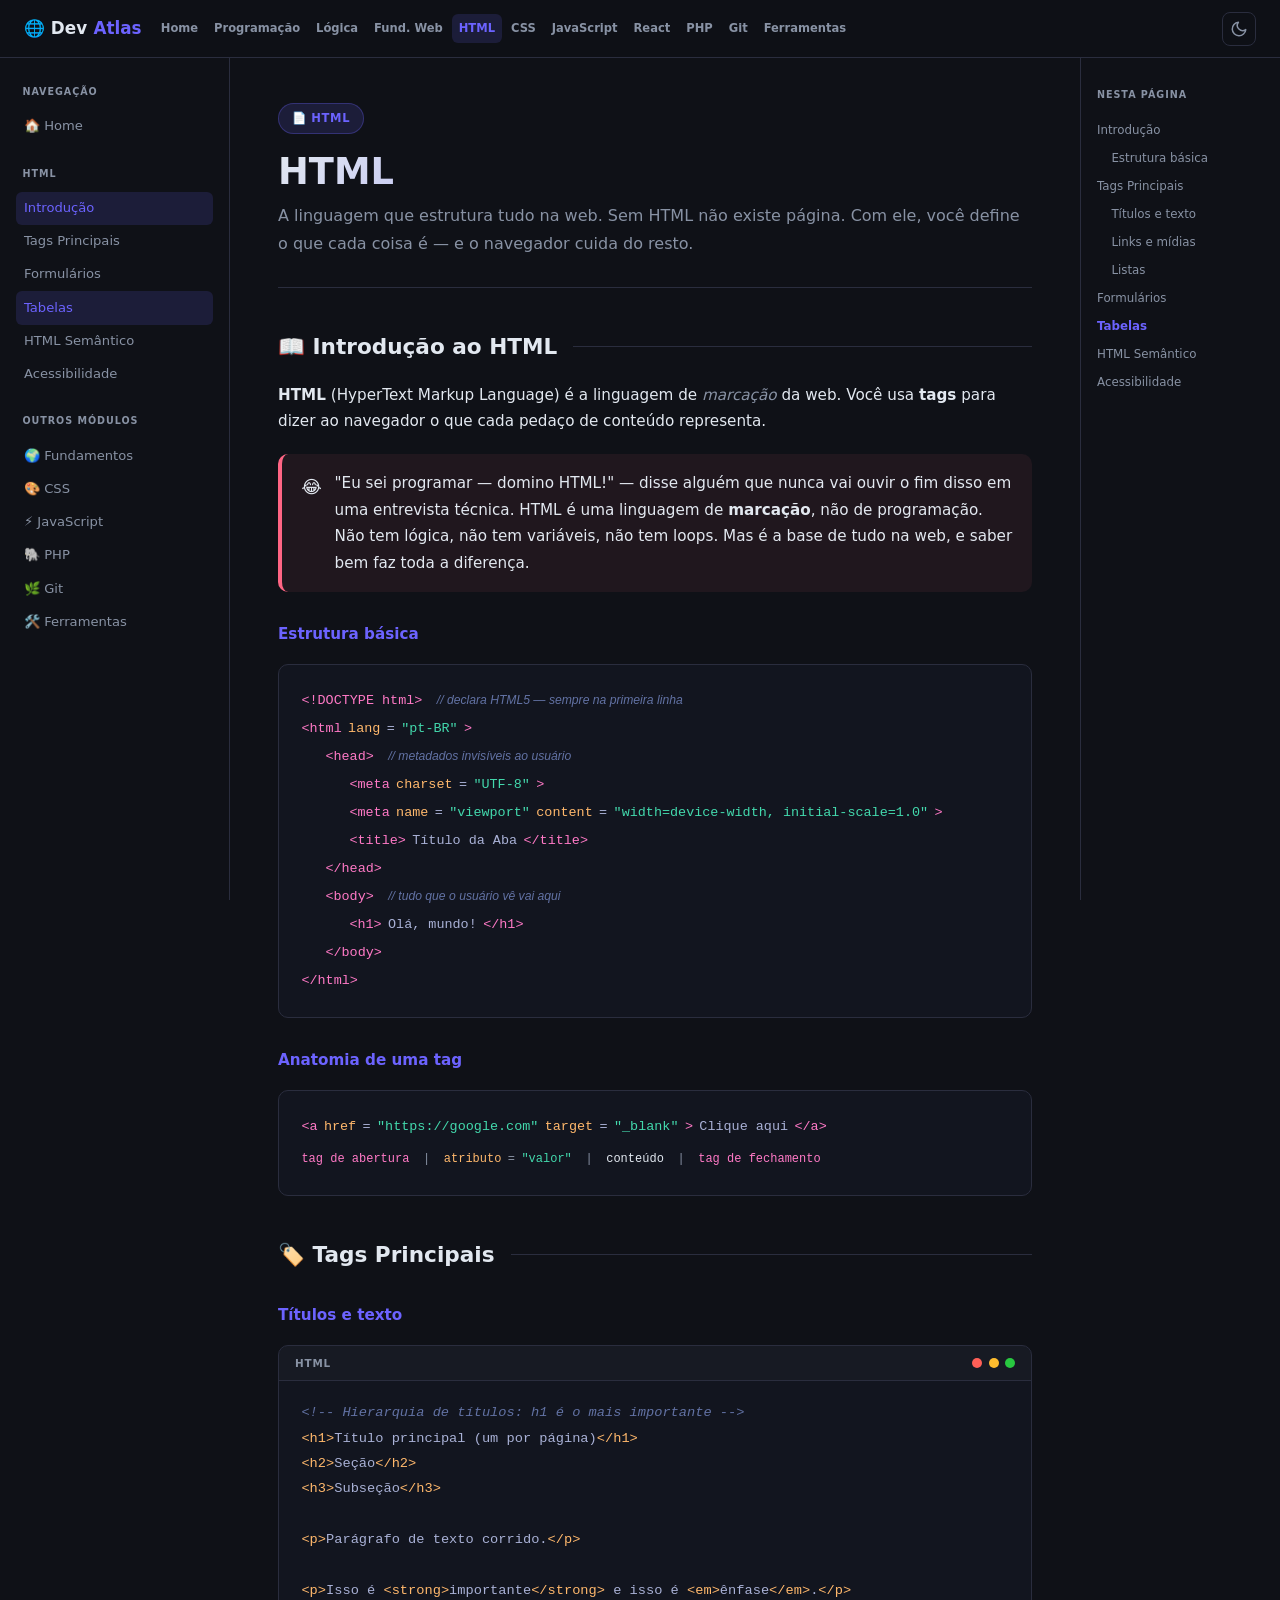
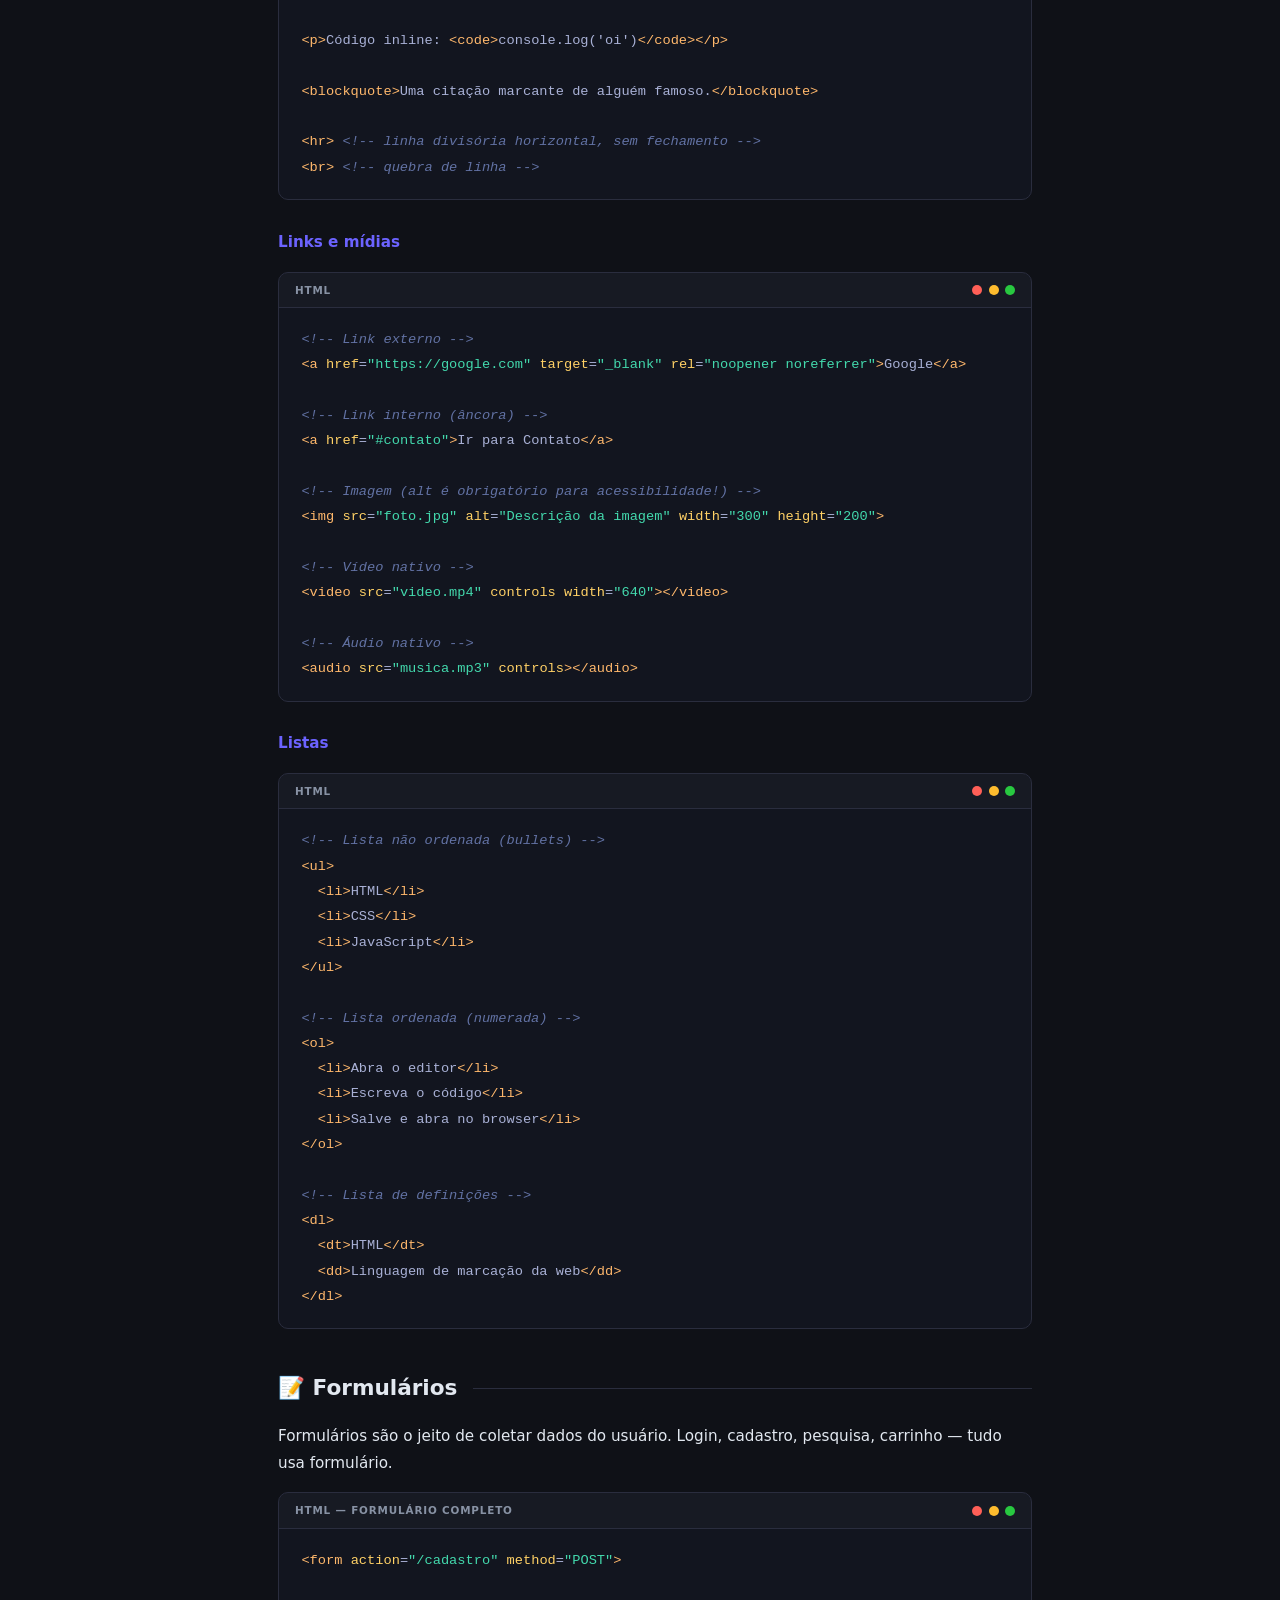
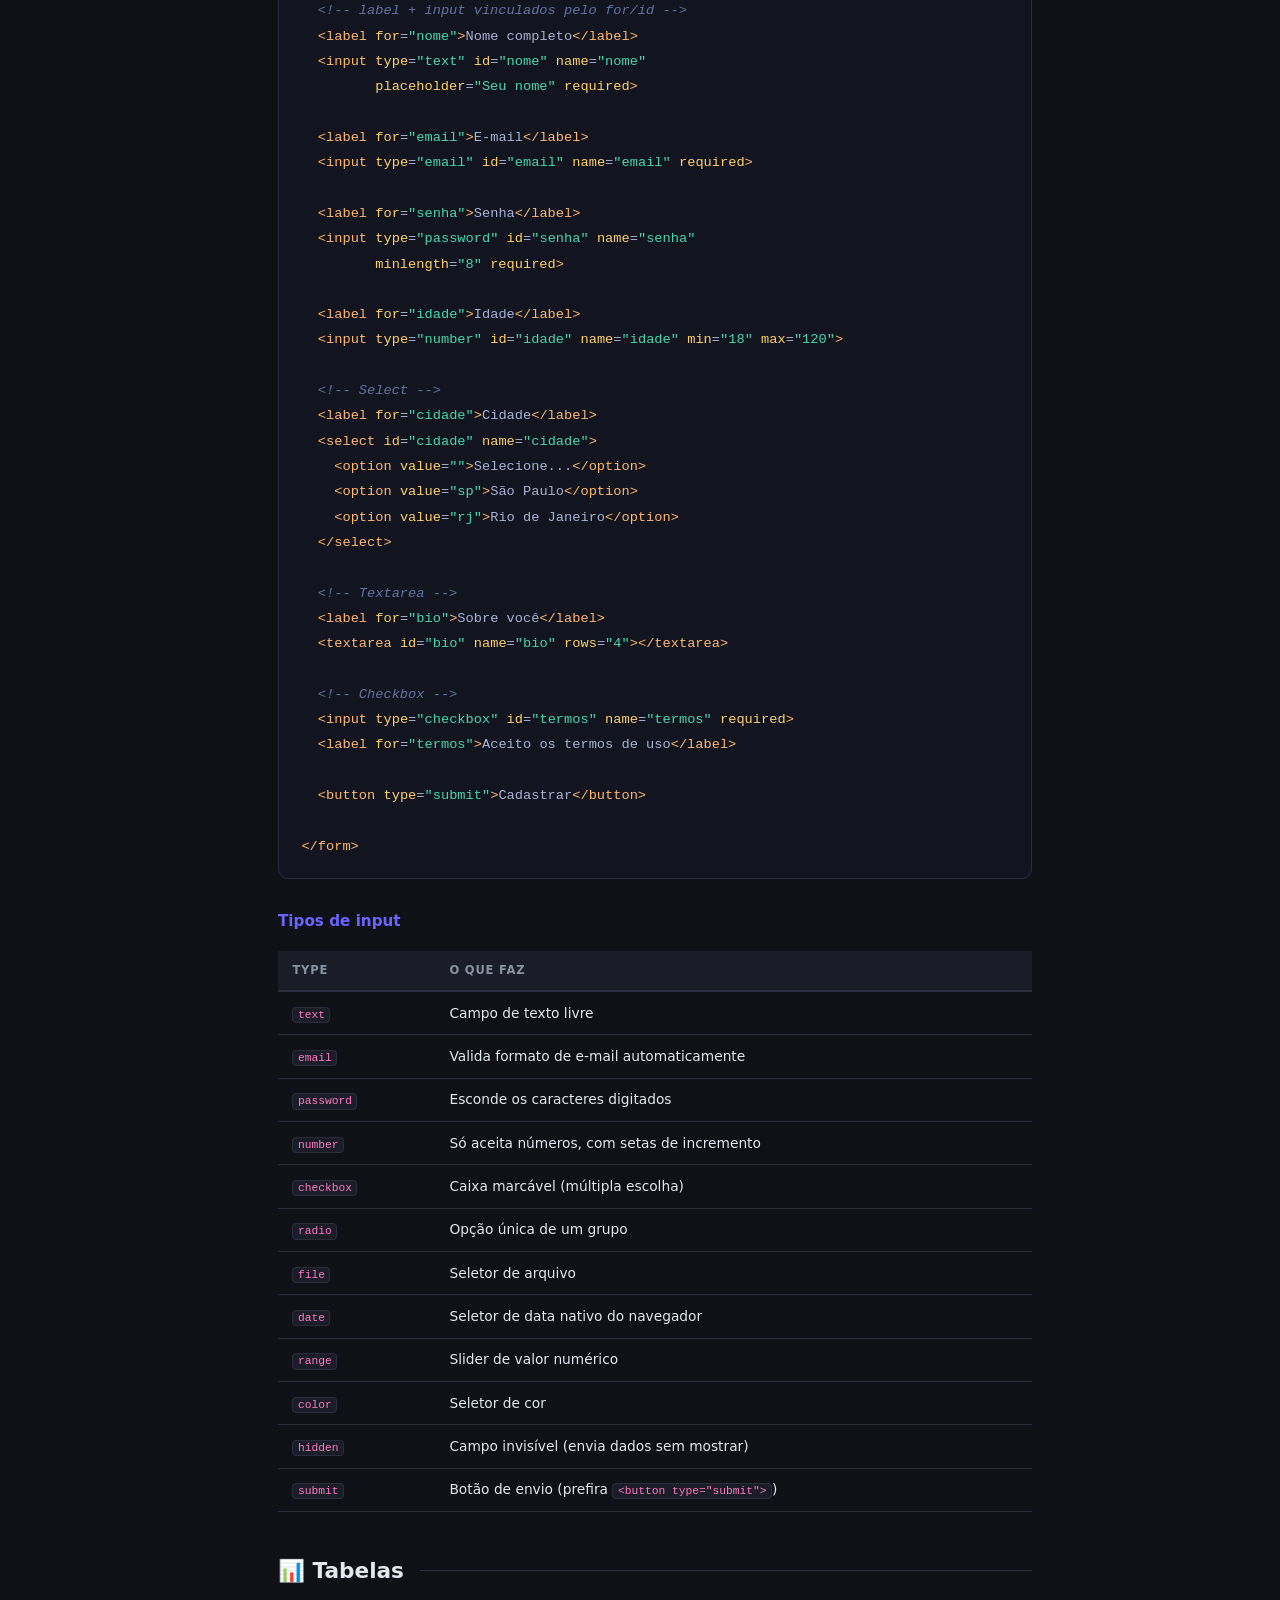
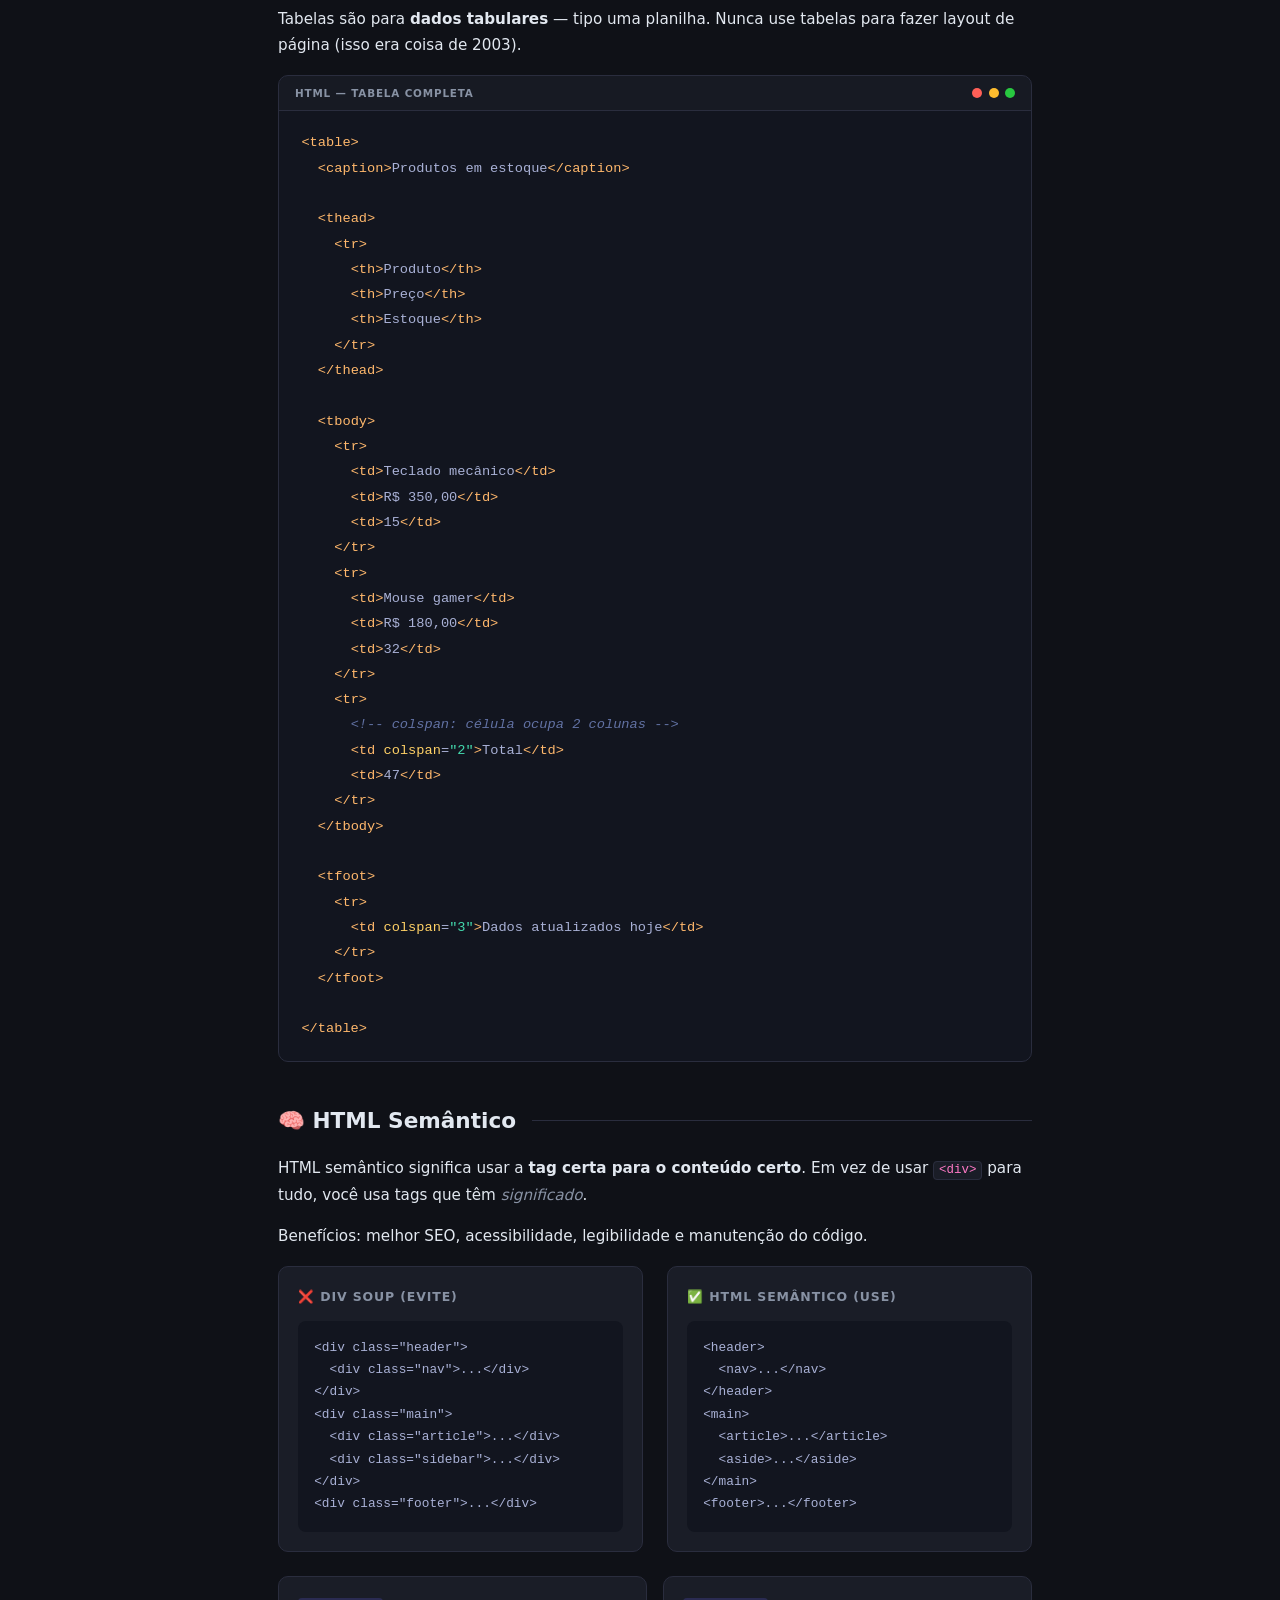
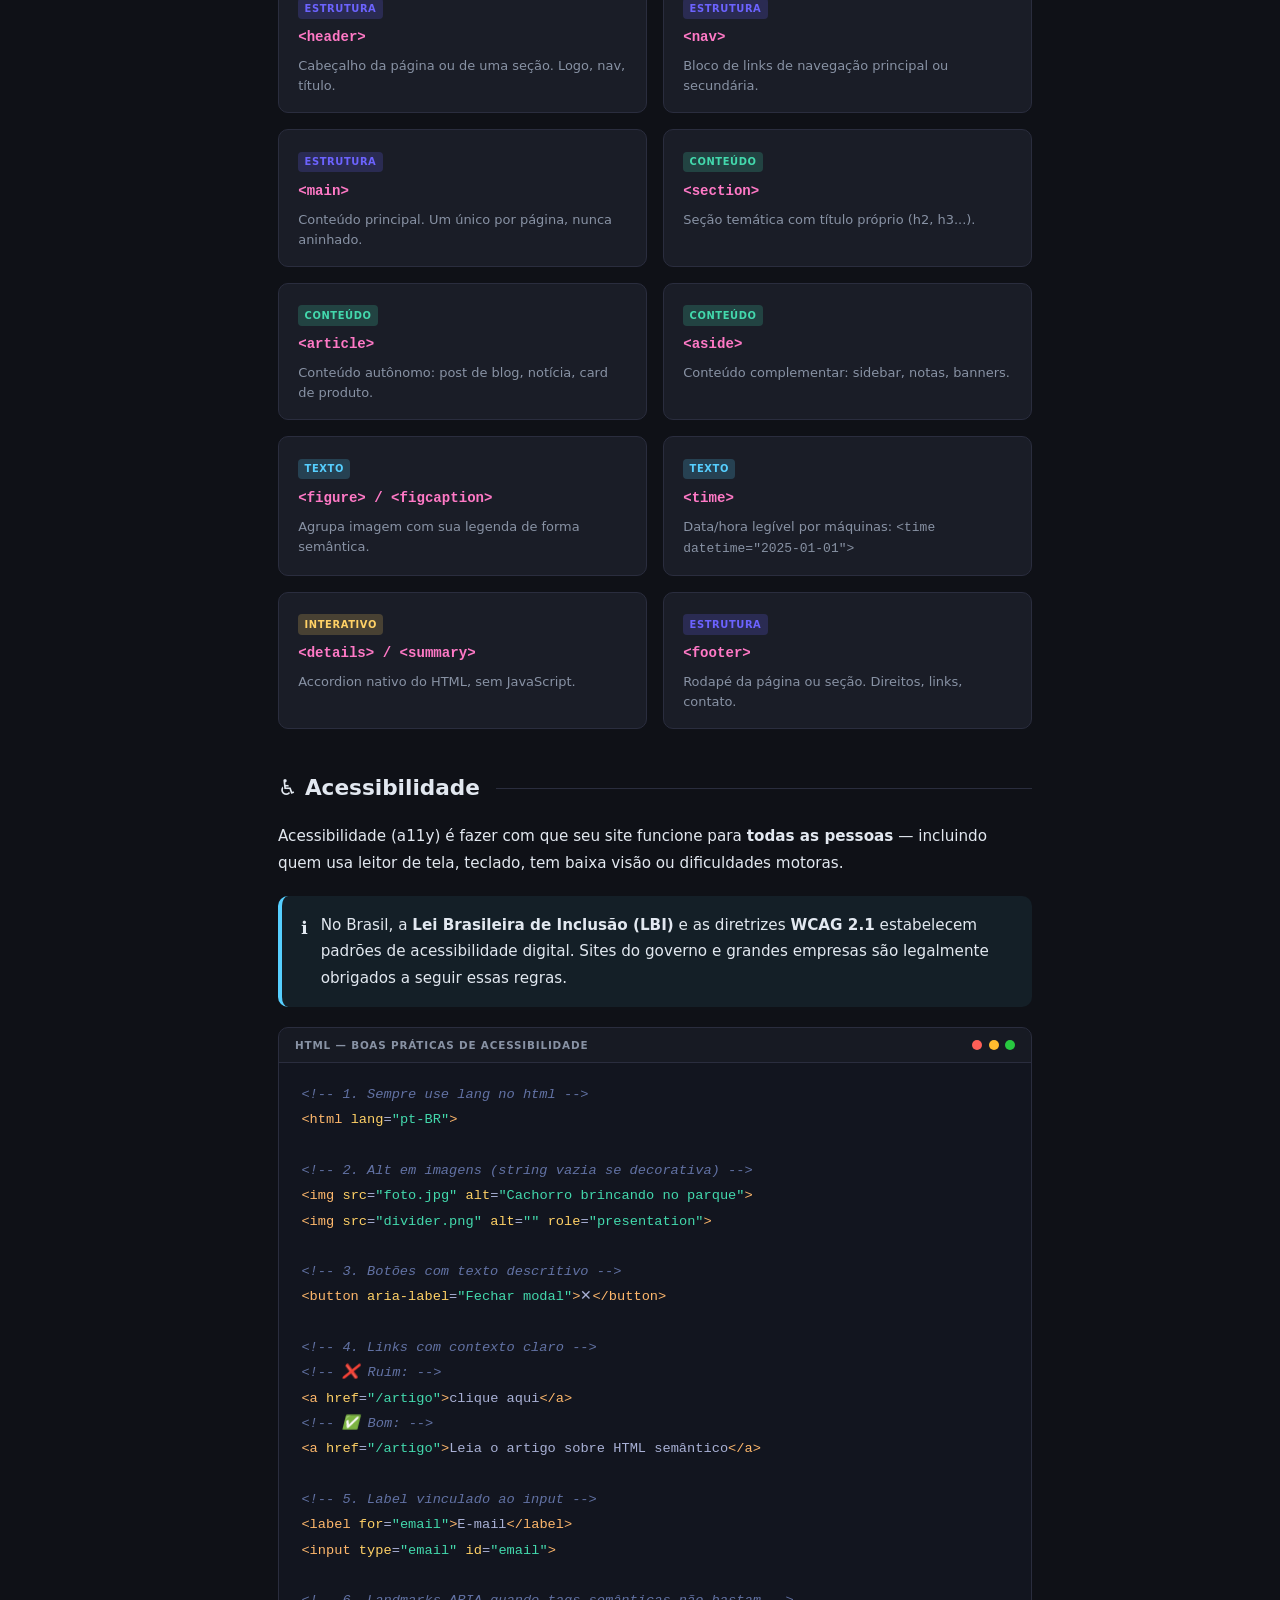
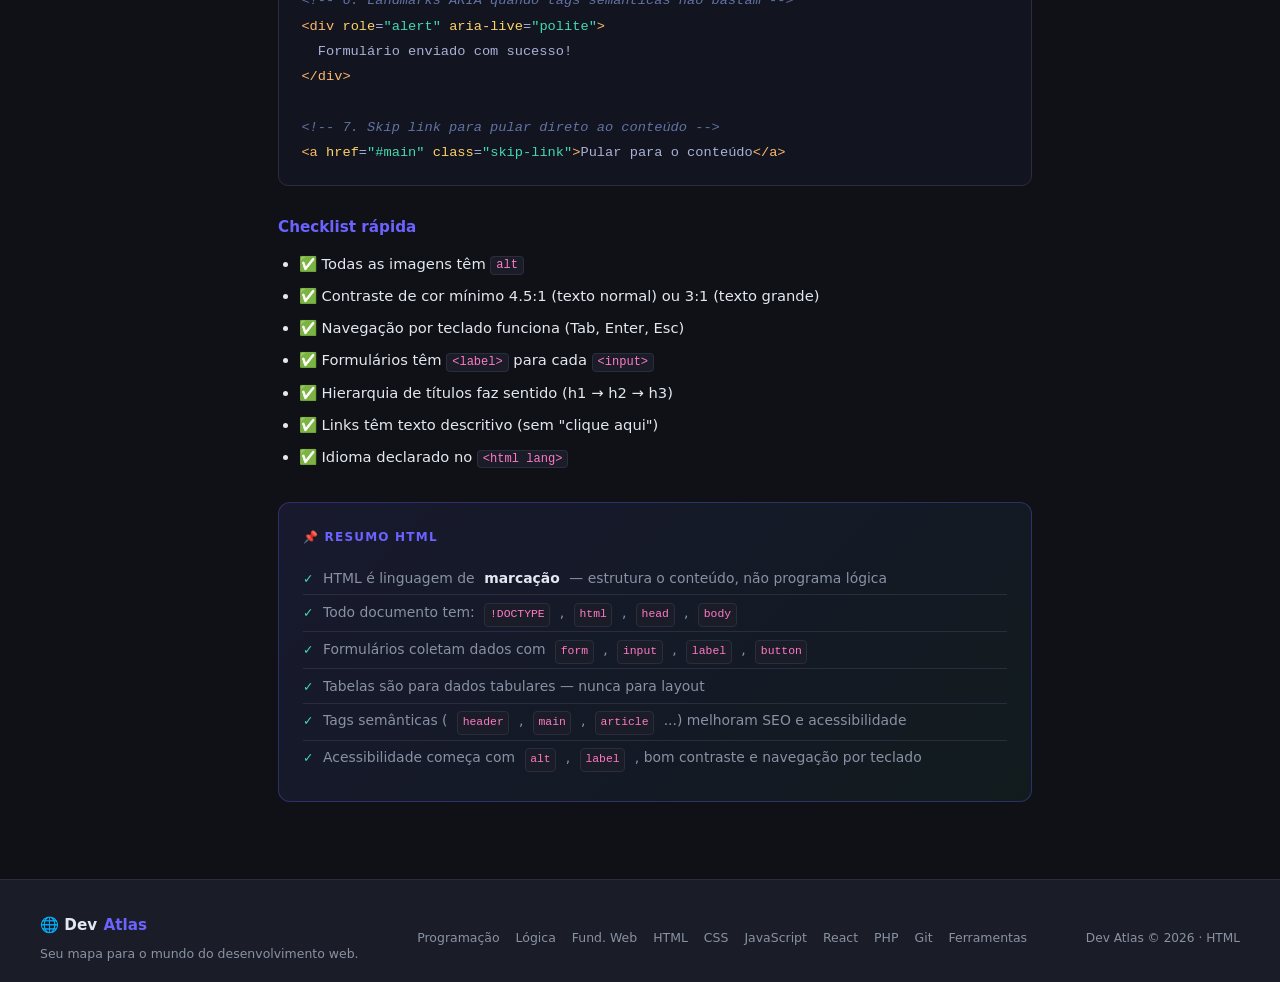
<file: html.html>
﻿<!DOCTYPE html>
<html lang="pt-BR">
<head>
<meta charset="UTF-8">
<meta name="viewport" content="width=device-width, initial-scale=1.0">
<title>HTML — Dev Atlas</title>
<link rel="stylesheet" href="./assets/css/style.css">
</head>
<body>

<div class="page-wrapper">

  <aside class="sidebar">
    <h3>Navegação</h3>
    <ul><li><a href="index.html">🏠 Home</a></li></ul>
    <h3>HTML</h3>
    <ul>
      <li><a href="#intro" class="active">Introdução</a></li>
      <li><a href="#tags">Tags Principais</a></li>
      <li><a href="#formularios">Formulários</a></li>
      <li><a href="#tabelas">Tabelas</a></li>
      <li><a href="#semantico">HTML Semântico</a></li>
      <li><a href="#acessibilidade">Acessibilidade</a></li>
    </ul>
    <h3>Outros Módulos</h3>
    <ul>
      <li><a href="fundamentos.html">🌍 Fundamentos</a></li>
      <li><a href="css.html">🎨 CSS</a></li>
      <li><a href="javascript.html">⚡ JavaScript</a></li>
      <li><a href="php.html">🐘 PHP</a></li>
      <li><a href="git.html">🌿 Git</a></li>
      <li><a href="ferramentas.html">🛠️ Ferramentas</a></li>
    </ul>
  </aside>

  <main class="content">

    <div class="page-badge">📄 HTML</div>
    <h1 class="page-title">HTML</h1>
    <p class="page-subtitle">A linguagem que estrutura tudo na web. Sem HTML não existe página. Com ele, você define o que cada coisa é — e o navegador cuida do resto.</p>

    <!-- ═══ INTRO ═══ -->
    <h2 class="section-h" id="intro">📖 Introdução ao HTML</h2>
    <p><strong>HTML</strong> (HyperText Markup Language) é a linguagem de <em>marcação</em> da web. Você usa <strong>tags</strong> para dizer ao navegador o que cada pedaço de conteúdo representa.</p>

    <div class="callout fun">
      <div class="callout-icon">😂</div>
      <div class="callout-body"><p>"Eu sei programar — domino HTML!" — disse alguém que nunca vai ouvir o fim disso em uma entrevista técnica. HTML é uma linguagem de <strong>marcação</strong>, não de programação. Não tem lógica, não tem variáveis, não tem loops. Mas é a base de tudo na web, e saber bem faz toda a diferença.</p></div>
    </div>

    <h3 class="sub-h">Estrutura básica</h3>
    <div class="diagram">
      <div class="d-line"><span class="d-tag">&lt;!DOCTYPE html&gt;</span><span class="d-note">// declara HTML5 — sempre na primeira linha</span></div>
      <div class="d-line"><span class="d-tag">&lt;html</span> <span style="color:var(--orange)">lang</span>=<span style="color:var(--green)">"pt-BR"</span><span class="d-tag">&gt;</span></div>
      <div class="d-line i1"><span class="d-tag">&lt;head&gt;</span><span class="d-note">// metadados invisíveis ao usuário</span></div>
      <div class="d-line i2"><span class="d-tag">&lt;meta</span> <span style="color:var(--orange)">charset</span>=<span style="color:var(--green)">"UTF-8"</span><span class="d-tag">&gt;</span></div>
      <div class="d-line i2"><span class="d-tag">&lt;meta</span> <span style="color:var(--orange)">name</span>=<span style="color:var(--green)">"viewport"</span> <span style="color:var(--orange)">content</span>=<span style="color:var(--green)">"width=device-width, initial-scale=1.0"</span><span class="d-tag">&gt;</span></div>
      <div class="d-line i2"><span class="d-tag">&lt;title&gt;</span>Título da Aba<span class="d-tag">&lt;/title&gt;</span></div>
      <div class="d-line i1"><span class="d-tag">&lt;/head&gt;</span></div>
      <div class="d-line i1"><span class="d-tag">&lt;body&gt;</span><span class="d-note">// tudo que o usuário vê vai aqui</span></div>
      <div class="d-line i2"><span class="d-tag">&lt;h1&gt;</span>Olá, mundo!<span class="d-tag">&lt;/h1&gt;</span></div>
      <div class="d-line i1"><span class="d-tag">&lt;/body&gt;</span></div>
      <div class="d-line"><span class="d-tag">&lt;/html&gt;</span></div>
    </div>

    <h3 class="sub-h">Anatomia de uma tag</h3>
    <div class="diagram">
      <div class="d-line"><span class="d-tag">&lt;a</span> <span style="color:var(--orange)">href</span>=<span style="color:var(--green)">"https://google.com"</span> <span style="color:var(--orange)">target</span>=<span style="color:var(--green)">"_blank"</span><span class="d-tag">&gt;</span>Clique aqui<span class="d-tag">&lt;/a&gt;</span></div>
      <div class="d-line" style="font-size:.75rem;color:var(--text-muted);padding-top:.5rem">
        <span style="color:var(--pink)">tag de abertura</span> &nbsp;|&nbsp; <span style="color:var(--orange)">atributo</span>=<span style="color:var(--green)">"valor"</span> &nbsp;|&nbsp; <span style="color:var(--text)">conteúdo</span> &nbsp;|&nbsp; <span style="color:var(--pink)">tag de fechamento</span>
      </div>
    </div>

    <!-- ═══ TAGS ═══ -->
    <h2 class="section-h" id="tags">🏷️ Tags Principais</h2>

    <h3 class="sub-h">Títulos e texto</h3>
    <div class="code-block">
      <div class="cb-header"><span class="cb-lang">HTML</span><div class="cb-dots"><div class="cb-dot" style="background:#ff5f57"></div><div class="cb-dot" style="background:#febc2e"></div><div class="cb-dot" style="background:#28c840"></div></div></div>
      <pre><code><span class="cc">&lt;!-- Hierarquia de títulos: h1 é o mais importante --&gt;</span>
<span class="ct">&lt;h1&gt;</span>Título principal (um por página)<span class="ct">&lt;/h1&gt;</span>
<span class="ct">&lt;h2&gt;</span>Seção<span class="ct">&lt;/h2&gt;</span>
<span class="ct">&lt;h3&gt;</span>Subseção<span class="ct">&lt;/h3&gt;</span>

<span class="ct">&lt;p&gt;</span>Parágrafo de texto corrido.<span class="ct">&lt;/p&gt;</span>

<span class="ct">&lt;p&gt;</span>Isso é <span class="ct">&lt;strong&gt;</span>importante<span class="ct">&lt;/strong&gt;</span> e isso é <span class="ct">&lt;em&gt;</span>ênfase<span class="ct">&lt;/em&gt;</span>.<span class="ct">&lt;/p&gt;</span>

<span class="ct">&lt;p&gt;</span>Código inline: <span class="ct">&lt;code&gt;</span>console.log('oi')<span class="ct">&lt;/code&gt;&lt;/p&gt;</span>

<span class="ct">&lt;blockquote&gt;</span>Uma citação marcante de alguém famoso.<span class="ct">&lt;/blockquote&gt;</span>

<span class="ct">&lt;hr&gt;</span> <span class="cc">&lt;!-- linha divisória horizontal, sem fechamento --&gt;</span>
<span class="ct">&lt;br&gt;</span> <span class="cc">&lt;!-- quebra de linha --&gt;</span></code></pre>
    </div>

    <h3 class="sub-h">Links e mídias</h3>
    <div class="code-block">
      <div class="cb-header"><span class="cb-lang">HTML</span><div class="cb-dots"><div class="cb-dot" style="background:#ff5f57"></div><div class="cb-dot" style="background:#febc2e"></div><div class="cb-dot" style="background:#28c840"></div></div></div>
      <pre><code><span class="cc">&lt;!-- Link externo --&gt;</span>
<span class="ct">&lt;a</span> <span class="ca">href</span>=<span class="cs">"https://google.com"</span> <span class="ca">target</span>=<span class="cs">"_blank"</span> <span class="ca">rel</span>=<span class="cs">"noopener noreferrer"</span><span class="ct">&gt;</span>Google<span class="ct">&lt;/a&gt;</span>

<span class="cc">&lt;!-- Link interno (âncora) --&gt;</span>
<span class="ct">&lt;a</span> <span class="ca">href</span>=<span class="cs">"#contato"</span><span class="ct">&gt;</span>Ir para Contato<span class="ct">&lt;/a&gt;</span>

<span class="cc">&lt;!-- Imagem (alt é obrigatório para acessibilidade!) --&gt;</span>
<span class="ct">&lt;img</span> <span class="ca">src</span>=<span class="cs">"foto.jpg"</span> <span class="ca">alt</span>=<span class="cs">"Descrição da imagem"</span> <span class="ca">width</span>=<span class="cs">"300"</span> <span class="ca">height</span>=<span class="cs">"200"</span><span class="ct">&gt;</span>

<span class="cc">&lt;!-- Vídeo nativo --&gt;</span>
<span class="ct">&lt;video</span> <span class="ca">src</span>=<span class="cs">"video.mp4"</span> <span class="ca">controls</span> <span class="ca">width</span>=<span class="cs">"640"</span><span class="ct">&gt;&lt;/video&gt;</span>

<span class="cc">&lt;!-- Áudio nativo --&gt;</span>
<span class="ct">&lt;audio</span> <span class="ca">src</span>=<span class="cs">"musica.mp3"</span> <span class="ca">controls</span><span class="ct">&gt;&lt;/audio&gt;</span></code></pre>
    </div>

    <h3 class="sub-h">Listas</h3>
    <div class="code-block">
      <div class="cb-header"><span class="cb-lang">HTML</span><div class="cb-dots"><div class="cb-dot" style="background:#ff5f57"></div><div class="cb-dot" style="background:#febc2e"></div><div class="cb-dot" style="background:#28c840"></div></div></div>
      <pre><code><span class="cc">&lt;!-- Lista não ordenada (bullets) --&gt;</span>
<span class="ct">&lt;ul&gt;</span>
  <span class="ct">&lt;li&gt;</span>HTML<span class="ct">&lt;/li&gt;</span>
  <span class="ct">&lt;li&gt;</span>CSS<span class="ct">&lt;/li&gt;</span>
  <span class="ct">&lt;li&gt;</span>JavaScript<span class="ct">&lt;/li&gt;</span>
<span class="ct">&lt;/ul&gt;</span>

<span class="cc">&lt;!-- Lista ordenada (numerada) --&gt;</span>
<span class="ct">&lt;ol&gt;</span>
  <span class="ct">&lt;li&gt;</span>Abra o editor<span class="ct">&lt;/li&gt;</span>
  <span class="ct">&lt;li&gt;</span>Escreva o código<span class="ct">&lt;/li&gt;</span>
  <span class="ct">&lt;li&gt;</span>Salve e abra no browser<span class="ct">&lt;/li&gt;</span>
<span class="ct">&lt;/ol&gt;</span>

<span class="cc">&lt;!-- Lista de definições --&gt;</span>
<span class="ct">&lt;dl&gt;</span>
  <span class="ct">&lt;dt&gt;</span>HTML<span class="ct">&lt;/dt&gt;</span>
  <span class="ct">&lt;dd&gt;</span>Linguagem de marcação da web<span class="ct">&lt;/dd&gt;</span>
<span class="ct">&lt;/dl&gt;</span></code></pre>
    </div>

    <!-- ═══ FORMULÁRIOS ═══ -->
    <h2 class="section-h" id="formularios">📝 Formulários</h2>
    <p>Formulários são o jeito de coletar dados do usuário. Login, cadastro, pesquisa, carrinho — tudo usa formulário.</p>

    <div class="code-block">
      <div class="cb-header"><span class="cb-lang">HTML — Formulário Completo</span><div class="cb-dots"><div class="cb-dot" style="background:#ff5f57"></div><div class="cb-dot" style="background:#febc2e"></div><div class="cb-dot" style="background:#28c840"></div></div></div>
      <pre><code><span class="ct">&lt;form</span> <span class="ca">action</span>=<span class="cs">"/cadastro"</span> <span class="ca">method</span>=<span class="cs">"POST"</span><span class="ct">&gt;</span>

  <span class="cc">&lt;!-- label + input vinculados pelo for/id --&gt;</span>
  <span class="ct">&lt;label</span> <span class="ca">for</span>=<span class="cs">"nome"</span><span class="ct">&gt;</span>Nome completo<span class="ct">&lt;/label&gt;</span>
  <span class="ct">&lt;input</span> <span class="ca">type</span>=<span class="cs">"text"</span> <span class="ca">id</span>=<span class="cs">"nome"</span> <span class="ca">name</span>=<span class="cs">"nome"</span>
         <span class="ca">placeholder</span>=<span class="cs">"Seu nome"</span> <span class="ca">required</span><span class="ct">&gt;</span>

  <span class="ct">&lt;label</span> <span class="ca">for</span>=<span class="cs">"email"</span><span class="ct">&gt;</span>E-mail<span class="ct">&lt;/label&gt;</span>
  <span class="ct">&lt;input</span> <span class="ca">type</span>=<span class="cs">"email"</span> <span class="ca">id</span>=<span class="cs">"email"</span> <span class="ca">name</span>=<span class="cs">"email"</span> <span class="ca">required</span><span class="ct">&gt;</span>

  <span class="ct">&lt;label</span> <span class="ca">for</span>=<span class="cs">"senha"</span><span class="ct">&gt;</span>Senha<span class="ct">&lt;/label&gt;</span>
  <span class="ct">&lt;input</span> <span class="ca">type</span>=<span class="cs">"password"</span> <span class="ca">id</span>=<span class="cs">"senha"</span> <span class="ca">name</span>=<span class="cs">"senha"</span>
         <span class="ca">minlength</span>=<span class="cs">"8"</span> <span class="ca">required</span><span class="ct">&gt;</span>

  <span class="ct">&lt;label</span> <span class="ca">for</span>=<span class="cs">"idade"</span><span class="ct">&gt;</span>Idade<span class="ct">&lt;/label&gt;</span>
  <span class="ct">&lt;input</span> <span class="ca">type</span>=<span class="cs">"number"</span> <span class="ca">id</span>=<span class="cs">"idade"</span> <span class="ca">name</span>=<span class="cs">"idade"</span> <span class="ca">min</span>=<span class="cs">"18"</span> <span class="ca">max</span>=<span class="cs">"120"</span><span class="ct">&gt;</span>

  <span class="cc">&lt;!-- Select --&gt;</span>
  <span class="ct">&lt;label</span> <span class="ca">for</span>=<span class="cs">"cidade"</span><span class="ct">&gt;</span>Cidade<span class="ct">&lt;/label&gt;</span>
  <span class="ct">&lt;select</span> <span class="ca">id</span>=<span class="cs">"cidade"</span> <span class="ca">name</span>=<span class="cs">"cidade"</span><span class="ct">&gt;</span>
    <span class="ct">&lt;option</span> <span class="ca">value</span>=<span class="cs">""</span><span class="ct">&gt;</span>Selecione...<span class="ct">&lt;/option&gt;</span>
    <span class="ct">&lt;option</span> <span class="ca">value</span>=<span class="cs">"sp"</span><span class="ct">&gt;</span>São Paulo<span class="ct">&lt;/option&gt;</span>
    <span class="ct">&lt;option</span> <span class="ca">value</span>=<span class="cs">"rj"</span><span class="ct">&gt;</span>Rio de Janeiro<span class="ct">&lt;/option&gt;</span>
  <span class="ct">&lt;/select&gt;</span>

  <span class="cc">&lt;!-- Textarea --&gt;</span>
  <span class="ct">&lt;label</span> <span class="ca">for</span>=<span class="cs">"bio"</span><span class="ct">&gt;</span>Sobre você<span class="ct">&lt;/label&gt;</span>
  <span class="ct">&lt;textarea</span> <span class="ca">id</span>=<span class="cs">"bio"</span> <span class="ca">name</span>=<span class="cs">"bio"</span> <span class="ca">rows</span>=<span class="cs">"4"</span><span class="ct">&gt;&lt;/textarea&gt;</span>

  <span class="cc">&lt;!-- Checkbox --&gt;</span>
  <span class="ct">&lt;input</span> <span class="ca">type</span>=<span class="cs">"checkbox"</span> <span class="ca">id</span>=<span class="cs">"termos"</span> <span class="ca">name</span>=<span class="cs">"termos"</span> <span class="ca">required</span><span class="ct">&gt;</span>
  <span class="ct">&lt;label</span> <span class="ca">for</span>=<span class="cs">"termos"</span><span class="ct">&gt;</span>Aceito os termos de uso<span class="ct">&lt;/label&gt;</span>

  <span class="ct">&lt;button</span> <span class="ca">type</span>=<span class="cs">"submit"</span><span class="ct">&gt;</span>Cadastrar<span class="ct">&lt;/button&gt;</span>

<span class="ct">&lt;/form&gt;</span></code></pre>
    </div>

    <h3 class="sub-h">Tipos de input</h3>
    <div class="tbl-wrap">
      <table>
        <thead><tr><th>type</th><th>O que faz</th></tr></thead>
        <tbody>
          <tr><td><code>text</code></td><td>Campo de texto livre</td></tr>
          <tr><td><code>email</code></td><td>Valida formato de e-mail automaticamente</td></tr>
          <tr><td><code>password</code></td><td>Esconde os caracteres digitados</td></tr>
          <tr><td><code>number</code></td><td>Só aceita números, com setas de incremento</td></tr>
          <tr><td><code>checkbox</code></td><td>Caixa marcável (múltipla escolha)</td></tr>
          <tr><td><code>radio</code></td><td>Opção única de um grupo</td></tr>
          <tr><td><code>file</code></td><td>Seletor de arquivo</td></tr>
          <tr><td><code>date</code></td><td>Seletor de data nativo do navegador</td></tr>
          <tr><td><code>range</code></td><td>Slider de valor numérico</td></tr>
          <tr><td><code>color</code></td><td>Seletor de cor</td></tr>
          <tr><td><code>hidden</code></td><td>Campo invisível (envia dados sem mostrar)</td></tr>
          <tr><td><code>submit</code></td><td>Botão de envio (prefira <code>&lt;button type="submit"&gt;</code>)</td></tr>
        </tbody>
      </table>
    </div>

    <!-- ═══ TABELAS ═══ -->
    <h2 class="section-h" id="tabelas">📊 Tabelas</h2>
    <p>Tabelas são para <strong>dados tabulares</strong> — tipo uma planilha. Nunca use tabelas para fazer layout de página (isso era coisa de 2003).</p>

    <div class="code-block">
      <div class="cb-header"><span class="cb-lang">HTML — Tabela completa</span><div class="cb-dots"><div class="cb-dot" style="background:#ff5f57"></div><div class="cb-dot" style="background:#febc2e"></div><div class="cb-dot" style="background:#28c840"></div></div></div>
      <pre><code><span class="ct">&lt;table&gt;</span>
  <span class="ct">&lt;caption&gt;</span>Produtos em estoque<span class="ct">&lt;/caption&gt;</span>

  <span class="ct">&lt;thead&gt;</span>
    <span class="ct">&lt;tr&gt;</span>
      <span class="ct">&lt;th&gt;</span>Produto<span class="ct">&lt;/th&gt;</span>
      <span class="ct">&lt;th&gt;</span>Preço<span class="ct">&lt;/th&gt;</span>
      <span class="ct">&lt;th&gt;</span>Estoque<span class="ct">&lt;/th&gt;</span>
    <span class="ct">&lt;/tr&gt;</span>
  <span class="ct">&lt;/thead&gt;</span>

  <span class="ct">&lt;tbody&gt;</span>
    <span class="ct">&lt;tr&gt;</span>
      <span class="ct">&lt;td&gt;</span>Teclado mecânico<span class="ct">&lt;/td&gt;</span>
      <span class="ct">&lt;td&gt;</span>R$ 350,00<span class="ct">&lt;/td&gt;</span>
      <span class="ct">&lt;td&gt;</span>15<span class="ct">&lt;/td&gt;</span>
    <span class="ct">&lt;/tr&gt;</span>
    <span class="ct">&lt;tr&gt;</span>
      <span class="ct">&lt;td&gt;</span>Mouse gamer<span class="ct">&lt;/td&gt;</span>
      <span class="ct">&lt;td&gt;</span>R$ 180,00<span class="ct">&lt;/td&gt;</span>
      <span class="ct">&lt;td&gt;</span>32<span class="ct">&lt;/td&gt;</span>
    <span class="ct">&lt;/tr&gt;</span>
    <span class="ct">&lt;tr&gt;</span>
      <span class="cc">&lt;!-- colspan: célula ocupa 2 colunas --&gt;</span>
      <span class="ct">&lt;td</span> <span class="ca">colspan</span>=<span class="cs">"2"</span><span class="ct">&gt;</span>Total<span class="ct">&lt;/td&gt;</span>
      <span class="ct">&lt;td&gt;</span>47<span class="ct">&lt;/td&gt;</span>
    <span class="ct">&lt;/tr&gt;</span>
  <span class="ct">&lt;/tbody&gt;</span>

  <span class="ct">&lt;tfoot&gt;</span>
    <span class="ct">&lt;tr&gt;</span>
      <span class="ct">&lt;td</span> <span class="ca">colspan</span>=<span class="cs">"3"</span><span class="ct">&gt;</span>Dados atualizados hoje<span class="ct">&lt;/td&gt;</span>
    <span class="ct">&lt;/tr&gt;</span>
  <span class="ct">&lt;/tfoot&gt;</span>

<span class="ct">&lt;/table&gt;</span></code></pre>
    </div>

    <!-- ═══ SEMÂNTICO ═══ -->
    <h2 class="section-h" id="semantico">🧠 HTML Semântico</h2>
    <p>HTML semântico significa usar a <strong>tag certa para o conteúdo certo</strong>. Em vez de usar <code>&lt;div&gt;</code> para tudo, você usa tags que têm <em>significado</em>.</p>
    <p>Benefícios: melhor SEO, acessibilidade, legibilidade e manutenção do código.</p>

    <div class="two-col">
      <div class="half">
        <h4>❌ Div soup (evite)</h4>
        <pre style="background:var(--bg-code);padding:1rem;border-radius:8px;font-size:.8rem;color:var(--text-code);font-family:'Cascadia Code',monospace"><code>&lt;div class="header"&gt;
  &lt;div class="nav"&gt;...&lt;/div&gt;
&lt;/div&gt;
&lt;div class="main"&gt;
  &lt;div class="article"&gt;...&lt;/div&gt;
  &lt;div class="sidebar"&gt;...&lt;/div&gt;
&lt;/div&gt;
&lt;div class="footer"&gt;...&lt;/div&gt;</code></pre>
      </div>
      <div class="half">
        <h4>✅ HTML Semântico (use)</h4>
        <pre style="background:var(--bg-code);padding:1rem;border-radius:8px;font-size:.8rem;color:var(--text-code);font-family:'Cascadia Code',monospace"><code>&lt;header&gt;
  &lt;nav&gt;...&lt;/nav&gt;
&lt;/header&gt;
&lt;main&gt;
  &lt;article&gt;...&lt;/article&gt;
  &lt;aside&gt;...&lt;/aside&gt;
&lt;/main&gt;
&lt;footer&gt;...&lt;/footer&gt;</code></pre>
      </div>
    </div>

    <div class="cards-grid">
      <div class="card"><div class="card-badge b-purple">Estrutura</div><div class="card-title">&lt;header&gt;</div><div class="card-desc">Cabeçalho da página ou de uma seção. Logo, nav, título.</div></div>
      <div class="card"><div class="card-badge b-purple">Estrutura</div><div class="card-title">&lt;nav&gt;</div><div class="card-desc">Bloco de links de navegação principal ou secundária.</div></div>
      <div class="card"><div class="card-badge b-purple">Estrutura</div><div class="card-title">&lt;main&gt;</div><div class="card-desc">Conteúdo principal. Um único por página, nunca aninhado.</div></div>
      <div class="card"><div class="card-badge b-green">Conteúdo</div><div class="card-title">&lt;section&gt;</div><div class="card-desc">Seção temática com título próprio (h2, h3...).</div></div>
      <div class="card"><div class="card-badge b-green">Conteúdo</div><div class="card-title">&lt;article&gt;</div><div class="card-desc">Conteúdo autônomo: post de blog, notícia, card de produto.</div></div>
      <div class="card"><div class="card-badge b-green">Conteúdo</div><div class="card-title">&lt;aside&gt;</div><div class="card-desc">Conteúdo complementar: sidebar, notas, banners.</div></div>
      <div class="card"><div class="card-badge b-blue">Texto</div><div class="card-title">&lt;figure&gt; / &lt;figcaption&gt;</div><div class="card-desc">Agrupa imagem com sua legenda de forma semântica.</div></div>
      <div class="card"><div class="card-badge b-blue">Texto</div><div class="card-title">&lt;time&gt;</div><div class="card-desc">Data/hora legível por máquinas: <code>&lt;time datetime="2025-01-01"&gt;</code></div></div>
      <div class="card"><div class="card-badge b-yellow">Interativo</div><div class="card-title">&lt;details&gt; / &lt;summary&gt;</div><div class="card-desc">Accordion nativo do HTML, sem JavaScript.</div></div>
      <div class="card"><div class="card-badge b-purple">Estrutura</div><div class="card-title">&lt;footer&gt;</div><div class="card-desc">Rodapé da página ou seção. Direitos, links, contato.</div></div>
    </div>

    <!-- ═══ ACESSIBILIDADE ═══ -->
    <h2 class="section-h" id="acessibilidade">♿ Acessibilidade</h2>
    <p>Acessibilidade (a11y) é fazer com que seu site funcione para <strong>todas as pessoas</strong> — incluindo quem usa leitor de tela, teclado, tem baixa visão ou dificuldades motoras.</p>

    <div class="callout info">
      <div class="callout-icon">ℹ️</div>
      <div class="callout-body"><p>No Brasil, a <strong>Lei Brasileira de Inclusão (LBI)</strong> e as diretrizes <strong>WCAG 2.1</strong> estabelecem padrões de acessibilidade digital. Sites do governo e grandes empresas são legalmente obrigados a seguir essas regras.</p></div>
    </div>

    <div class="code-block">
      <div class="cb-header"><span class="cb-lang">HTML — Boas Práticas de Acessibilidade</span><div class="cb-dots"><div class="cb-dot" style="background:#ff5f57"></div><div class="cb-dot" style="background:#febc2e"></div><div class="cb-dot" style="background:#28c840"></div></div></div>
      <pre><code><span class="cc">&lt;!-- 1. Sempre use lang no html --&gt;</span>
<span class="ct">&lt;html</span> <span class="ca">lang</span>=<span class="cs">"pt-BR"</span><span class="ct">&gt;</span>

<span class="cc">&lt;!-- 2. Alt em imagens (string vazia se decorativa) --&gt;</span>
<span class="ct">&lt;img</span> <span class="ca">src</span>=<span class="cs">"foto.jpg"</span> <span class="ca">alt</span>=<span class="cs">"Cachorro brincando no parque"</span><span class="ct">&gt;</span>
<span class="ct">&lt;img</span> <span class="ca">src</span>=<span class="cs">"divider.png"</span> <span class="ca">alt</span>=<span class="cs">""</span> <span class="ca">role</span>=<span class="cs">"presentation"</span><span class="ct">&gt;</span>

<span class="cc">&lt;!-- 3. Botões com texto descritivo --&gt;</span>
<span class="ct">&lt;button</span> <span class="ca">aria-label</span>=<span class="cs">"Fechar modal"</span><span class="ct">&gt;</span>✕<span class="ct">&lt;/button&gt;</span>

<span class="cc">&lt;!-- 4. Links com contexto claro --&gt;</span>
<span class="cc">&lt;!-- ❌ Ruim: --&gt;</span>
<span class="ct">&lt;a</span> <span class="ca">href</span>=<span class="cs">"/artigo"</span><span class="ct">&gt;</span>clique aqui<span class="ct">&lt;/a&gt;</span>
<span class="cc">&lt;!-- ✅ Bom: --&gt;</span>
<span class="ct">&lt;a</span> <span class="ca">href</span>=<span class="cs">"/artigo"</span><span class="ct">&gt;</span>Leia o artigo sobre HTML semântico<span class="ct">&lt;/a&gt;</span>

<span class="cc">&lt;!-- 5. Label vinculado ao input --&gt;</span>
<span class="ct">&lt;label</span> <span class="ca">for</span>=<span class="cs">"email"</span><span class="ct">&gt;</span>E-mail<span class="ct">&lt;/label&gt;</span>
<span class="ct">&lt;input</span> <span class="ca">type</span>=<span class="cs">"email"</span> <span class="ca">id</span>=<span class="cs">"email"</span><span class="ct">&gt;</span>

<span class="cc">&lt;!-- 6. Landmarks ARIA quando tags semânticas não bastam --&gt;</span>
<span class="ct">&lt;div</span> <span class="ca">role</span>=<span class="cs">"alert"</span> <span class="ca">aria-live</span>=<span class="cs">"polite"</span><span class="ct">&gt;</span>
  Formulário enviado com sucesso!
<span class="ct">&lt;/div&gt;</span>

<span class="cc">&lt;!-- 7. Skip link para pular direto ao conteúdo --&gt;</span>
<span class="ct">&lt;a</span> <span class="ca">href</span>=<span class="cs">"#main"</span> <span class="ca">class</span>=<span class="cs">"skip-link"</span><span class="ct">&gt;</span>Pular para o conteúdo<span class="ct">&lt;/a&gt;</span></code></pre>
    </div>

    <h3 class="sub-h">Checklist rápida</h3>
    <ul class="lst">
      <li>✅ Todas as imagens têm <code>alt</code></li>
      <li>✅ Contraste de cor mínimo 4.5:1 (texto normal) ou 3:1 (texto grande)</li>
      <li>✅ Navegação por teclado funciona (Tab, Enter, Esc)</li>
      <li>✅ Formulários têm <code>&lt;label&gt;</code> para cada <code>&lt;input&gt;</code></li>
      <li>✅ Hierarquia de títulos faz sentido (h1 → h2 → h3)</li>
      <li>✅ Links têm texto descritivo (sem "clique aqui")</li>
      <li>✅ Idioma declarado no <code>&lt;html lang&gt;</code></li>
    </ul>

    <div class="summary-box">
      <h4>📌 Resumo HTML</h4>
      <ul>
        <li>HTML é linguagem de <strong>marcação</strong> — estrutura o conteúdo, não programa lógica</li>
        <li>Todo documento tem: <code>!DOCTYPE</code>, <code>html</code>, <code>head</code>, <code>body</code></li>
        <li>Formulários coletam dados com <code>form</code>, <code>input</code>, <code>label</code>, <code>button</code></li>
        <li>Tabelas são para dados tabulares — nunca para layout</li>
        <li>Tags semânticas (<code>header</code>, <code>main</code>, <code>article</code>...) melhoram SEO e acessibilidade</li>
        <li>Acessibilidade começa com <code>alt</code>, <code>label</code>, bom contraste e navegação por teclado</li>
      </ul>
    </div>

  </main>

  <div class="toc-panel">
    <h4>Nesta página</h4>
    <ul>
      <li><a href="#intro">Introdução</a></li>
      <li class="sub"><a href="#intro">Estrutura básica</a></li>
      <li><a href="#tags">Tags Principais</a></li>
      <li class="sub"><a href="#tags">Títulos e texto</a></li>
      <li class="sub"><a href="#tags">Links e mídias</a></li>
      <li class="sub"><a href="#tags">Listas</a></li>
      <li><a href="#formularios">Formulários</a></li>
      <li><a href="#tabelas">Tabelas</a></li>
      <li><a href="#semantico">HTML Semântico</a></li>
      <li><a href="#acessibilidade">Acessibilidade</a></li>
    </ul>
  </div>

</div>

<script src="./assets/js/include.js" defer></script>
</body>
</html>
</file>
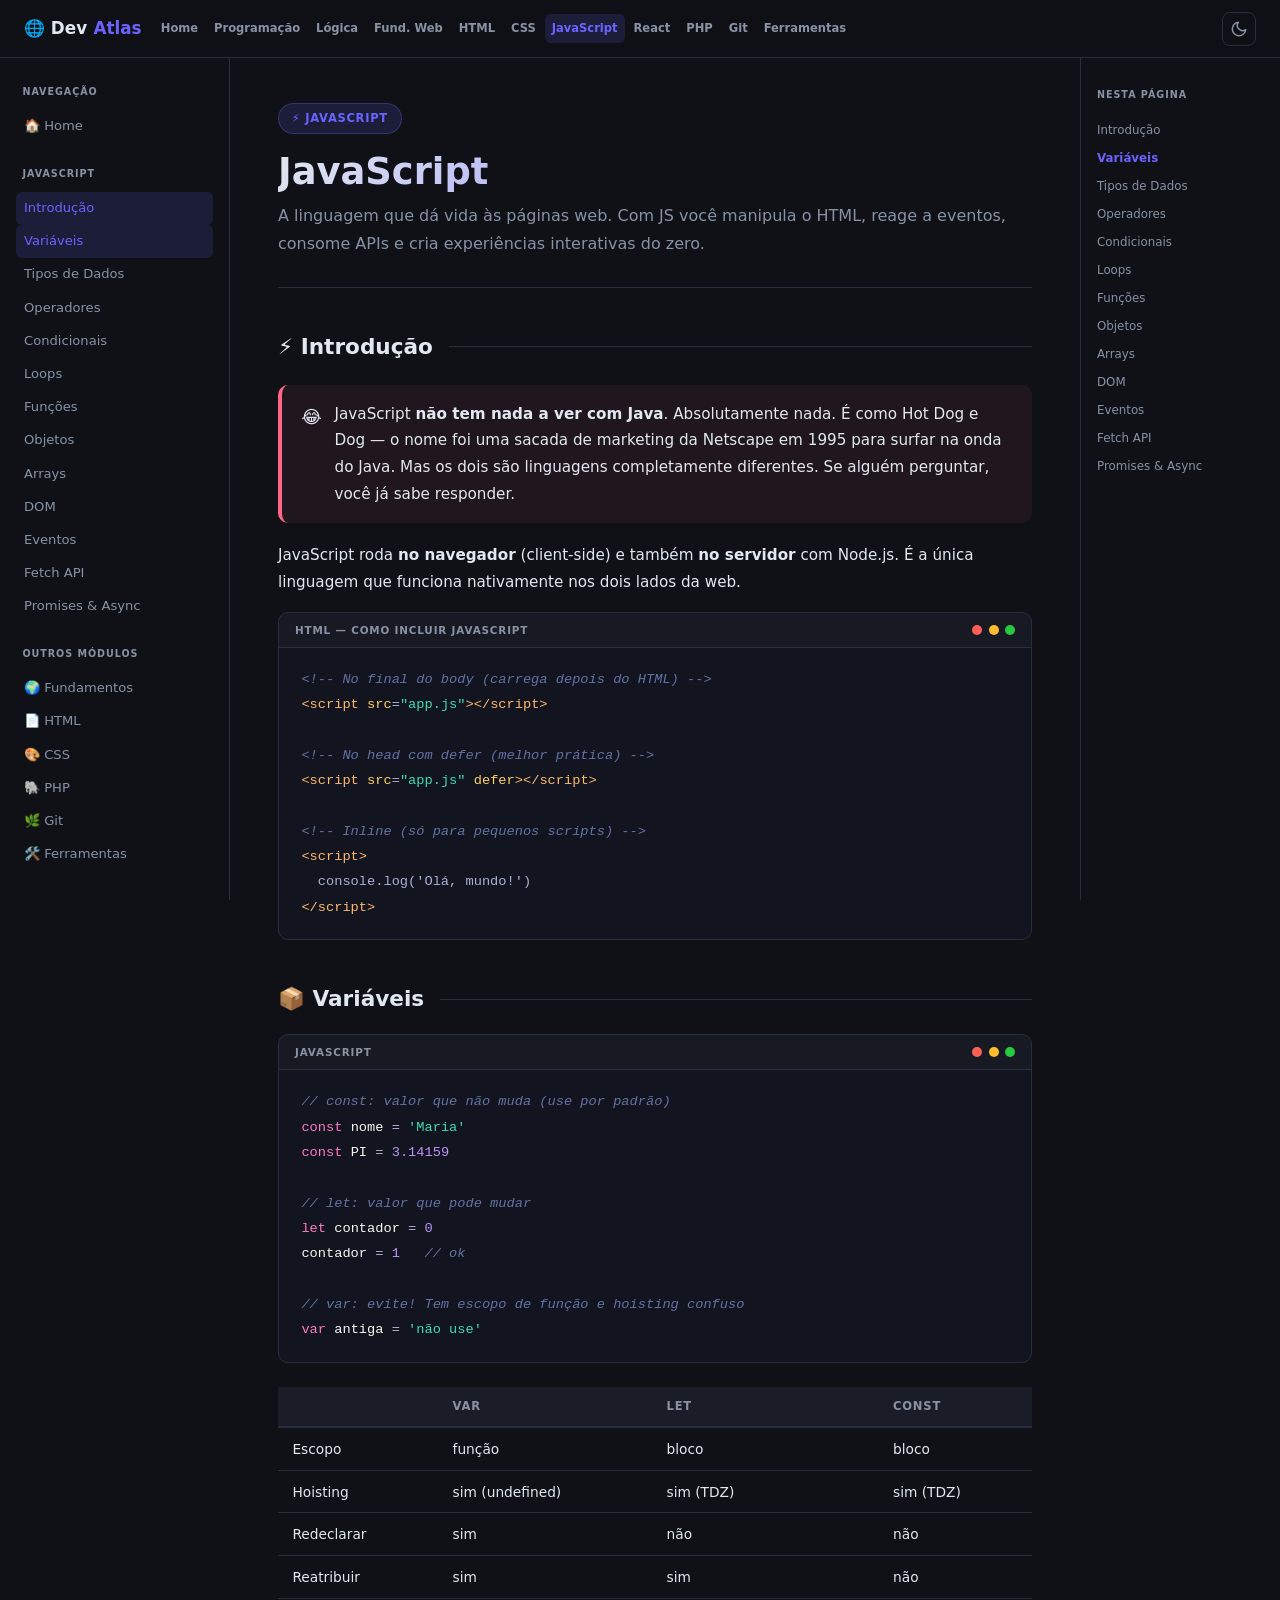
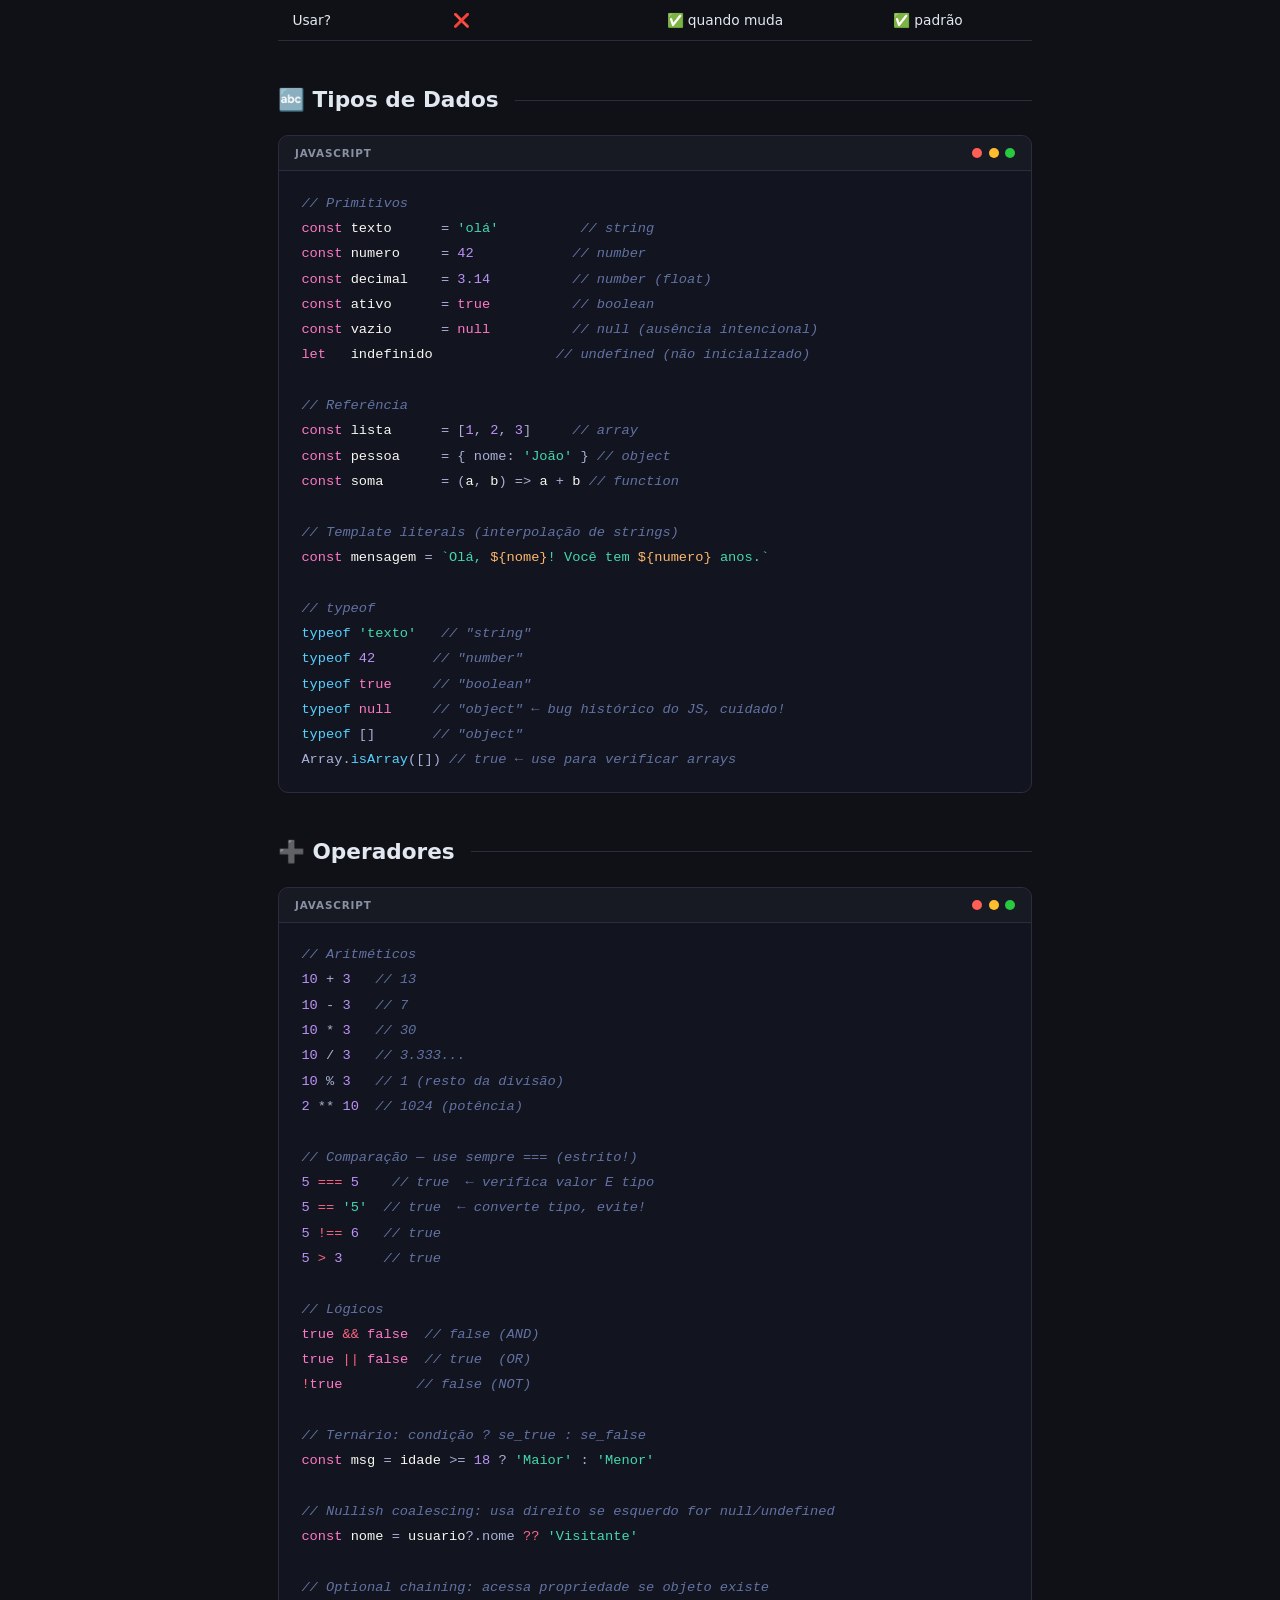
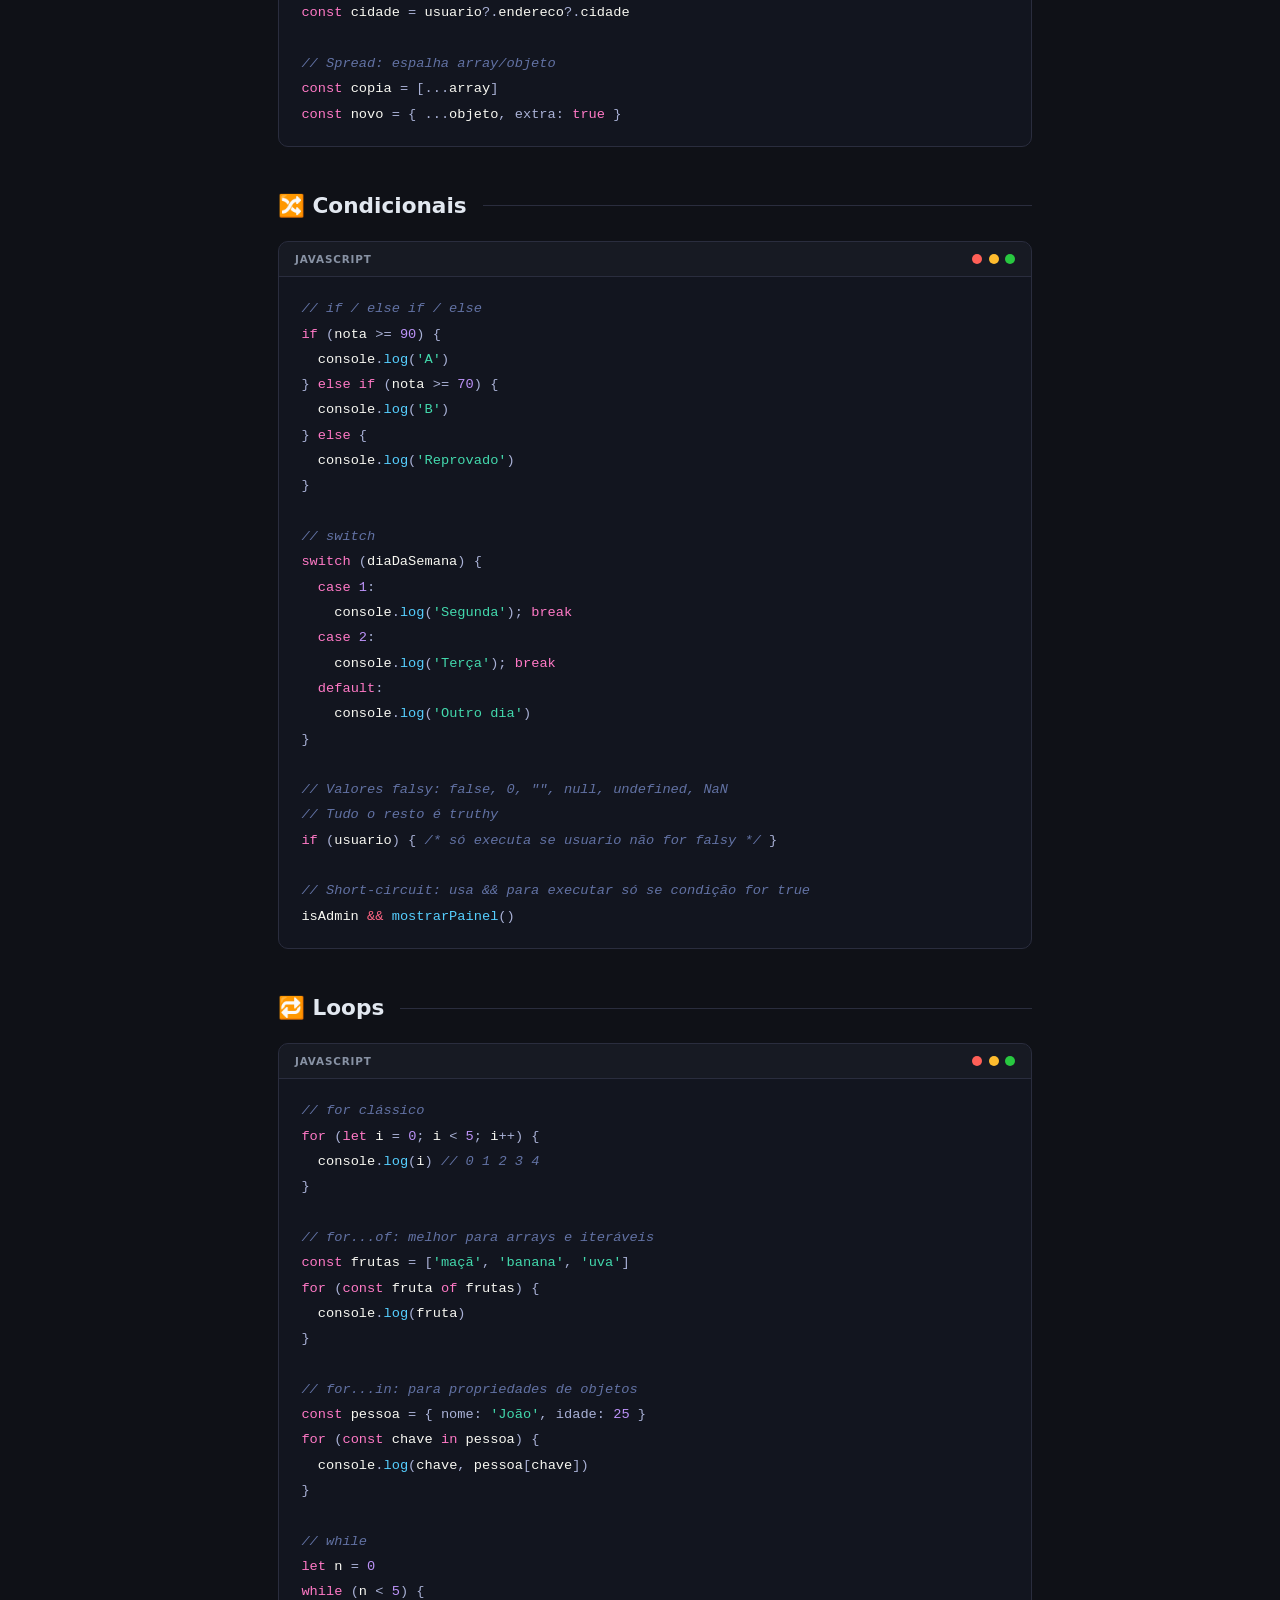
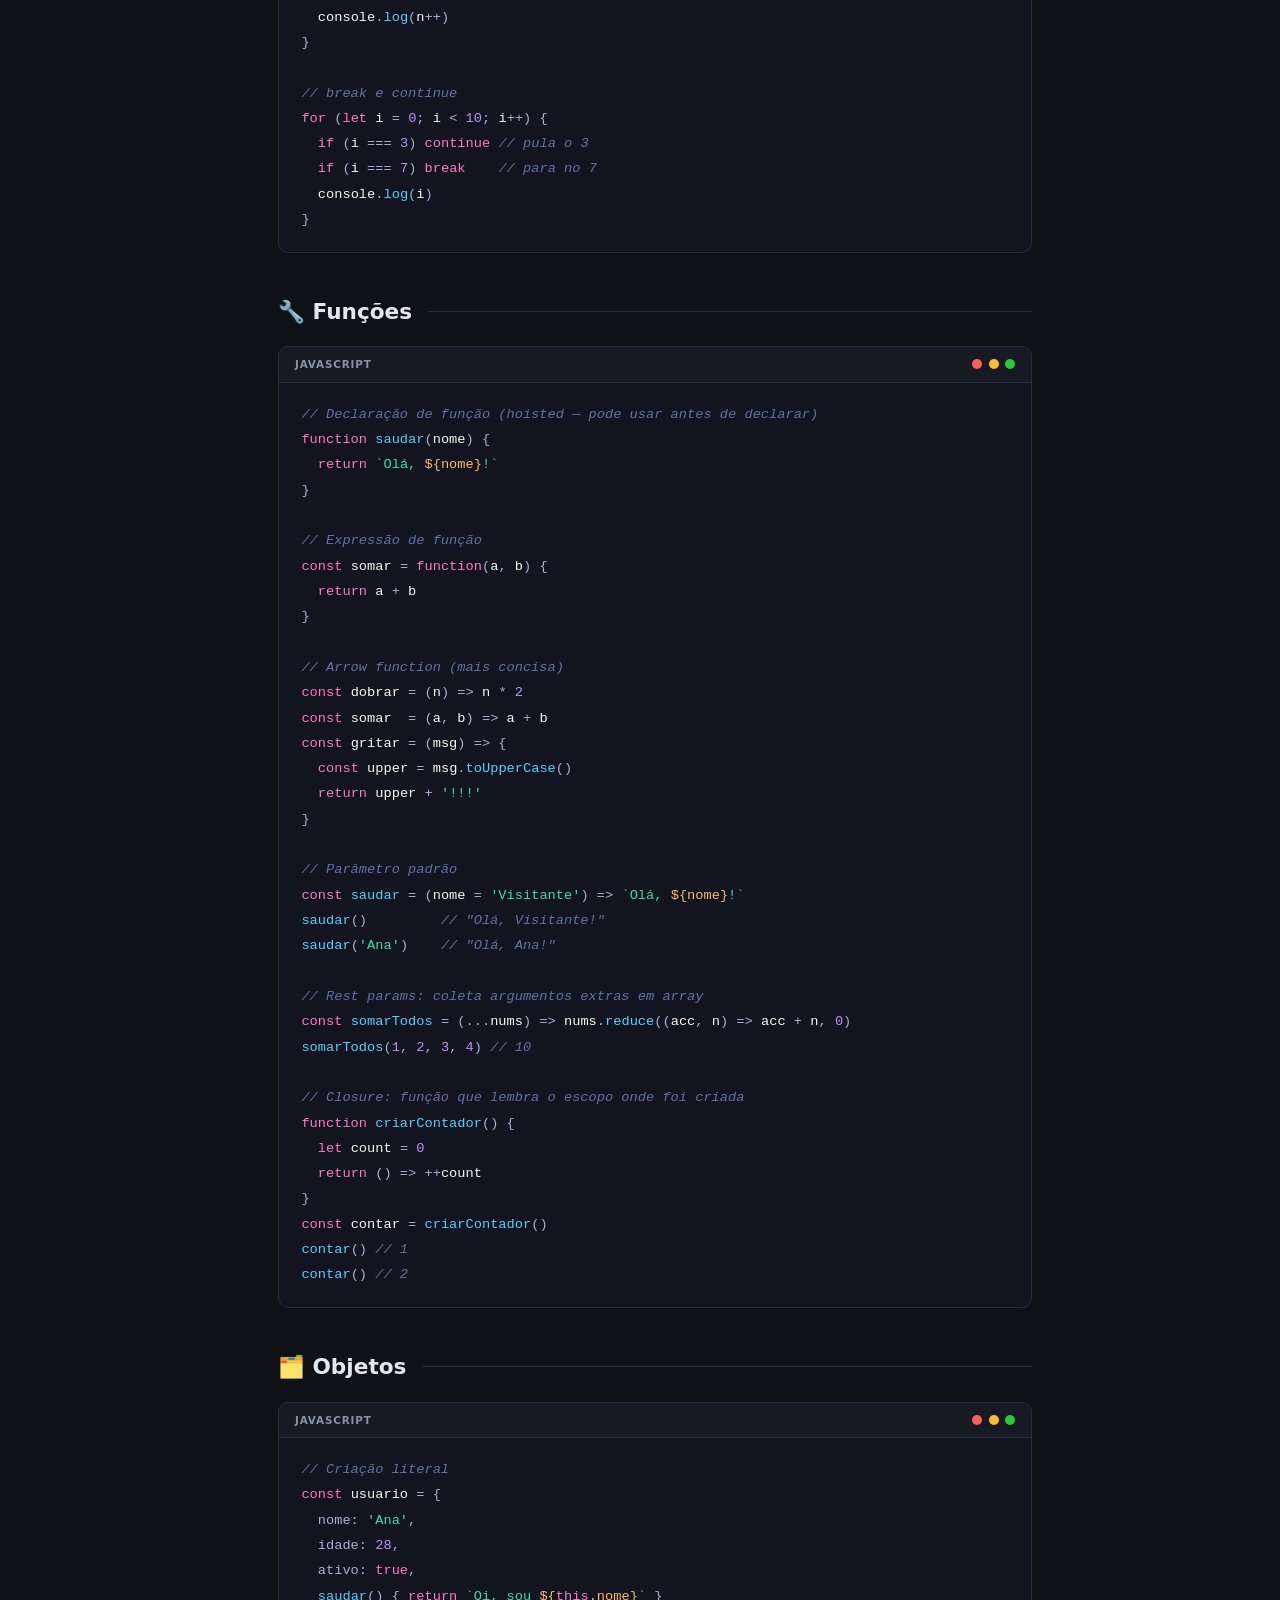
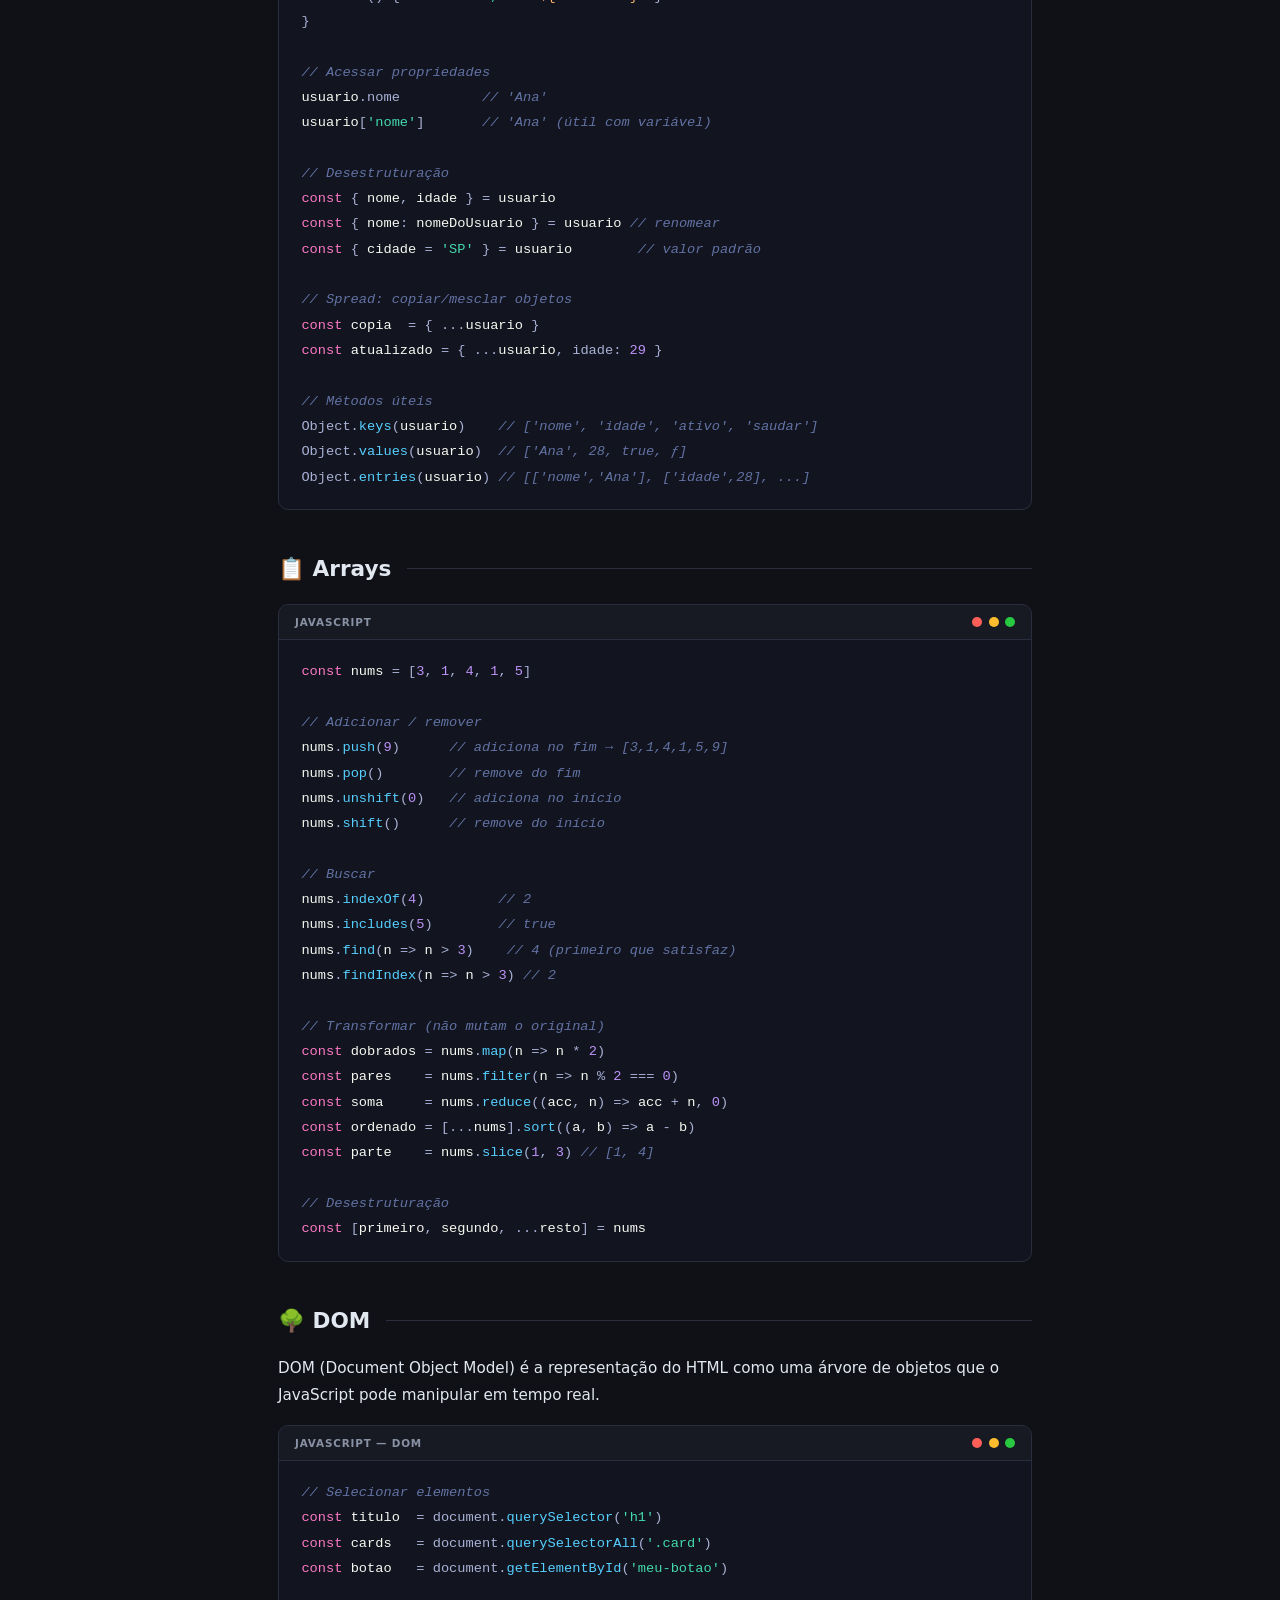
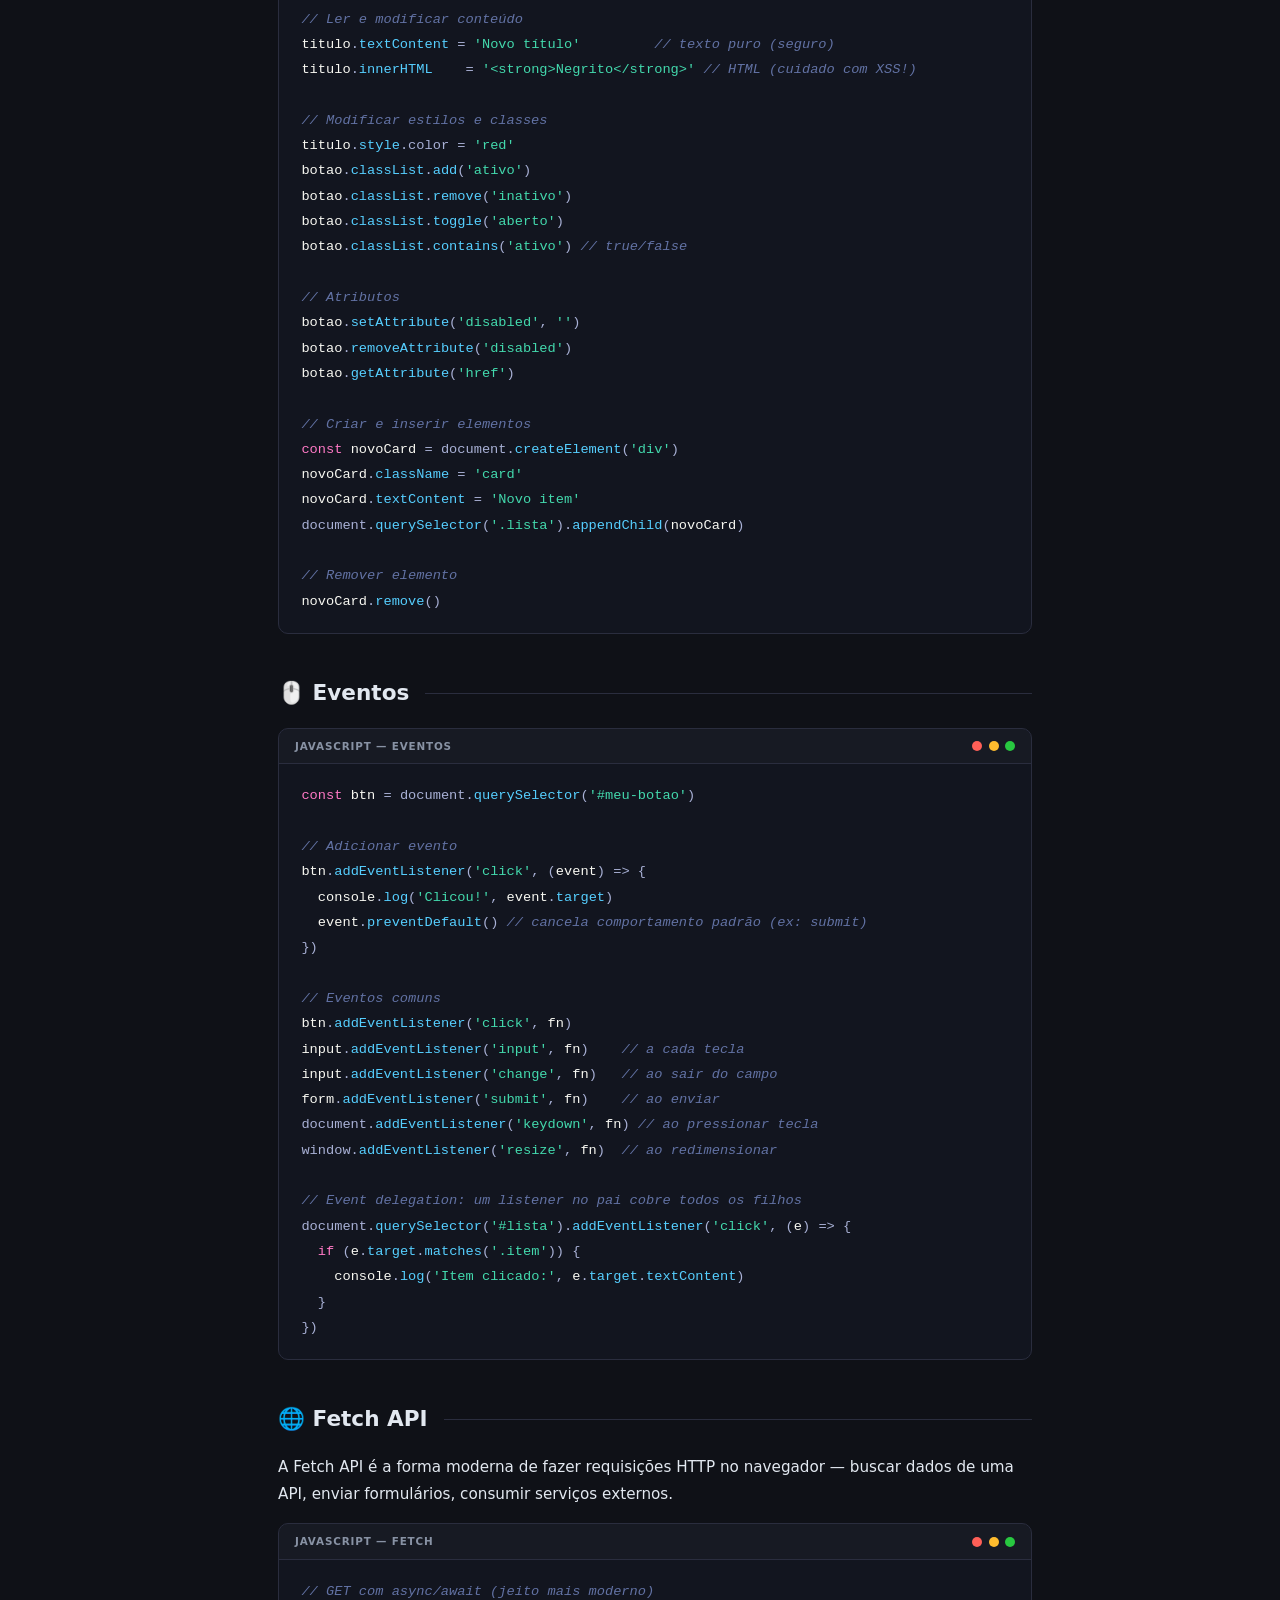
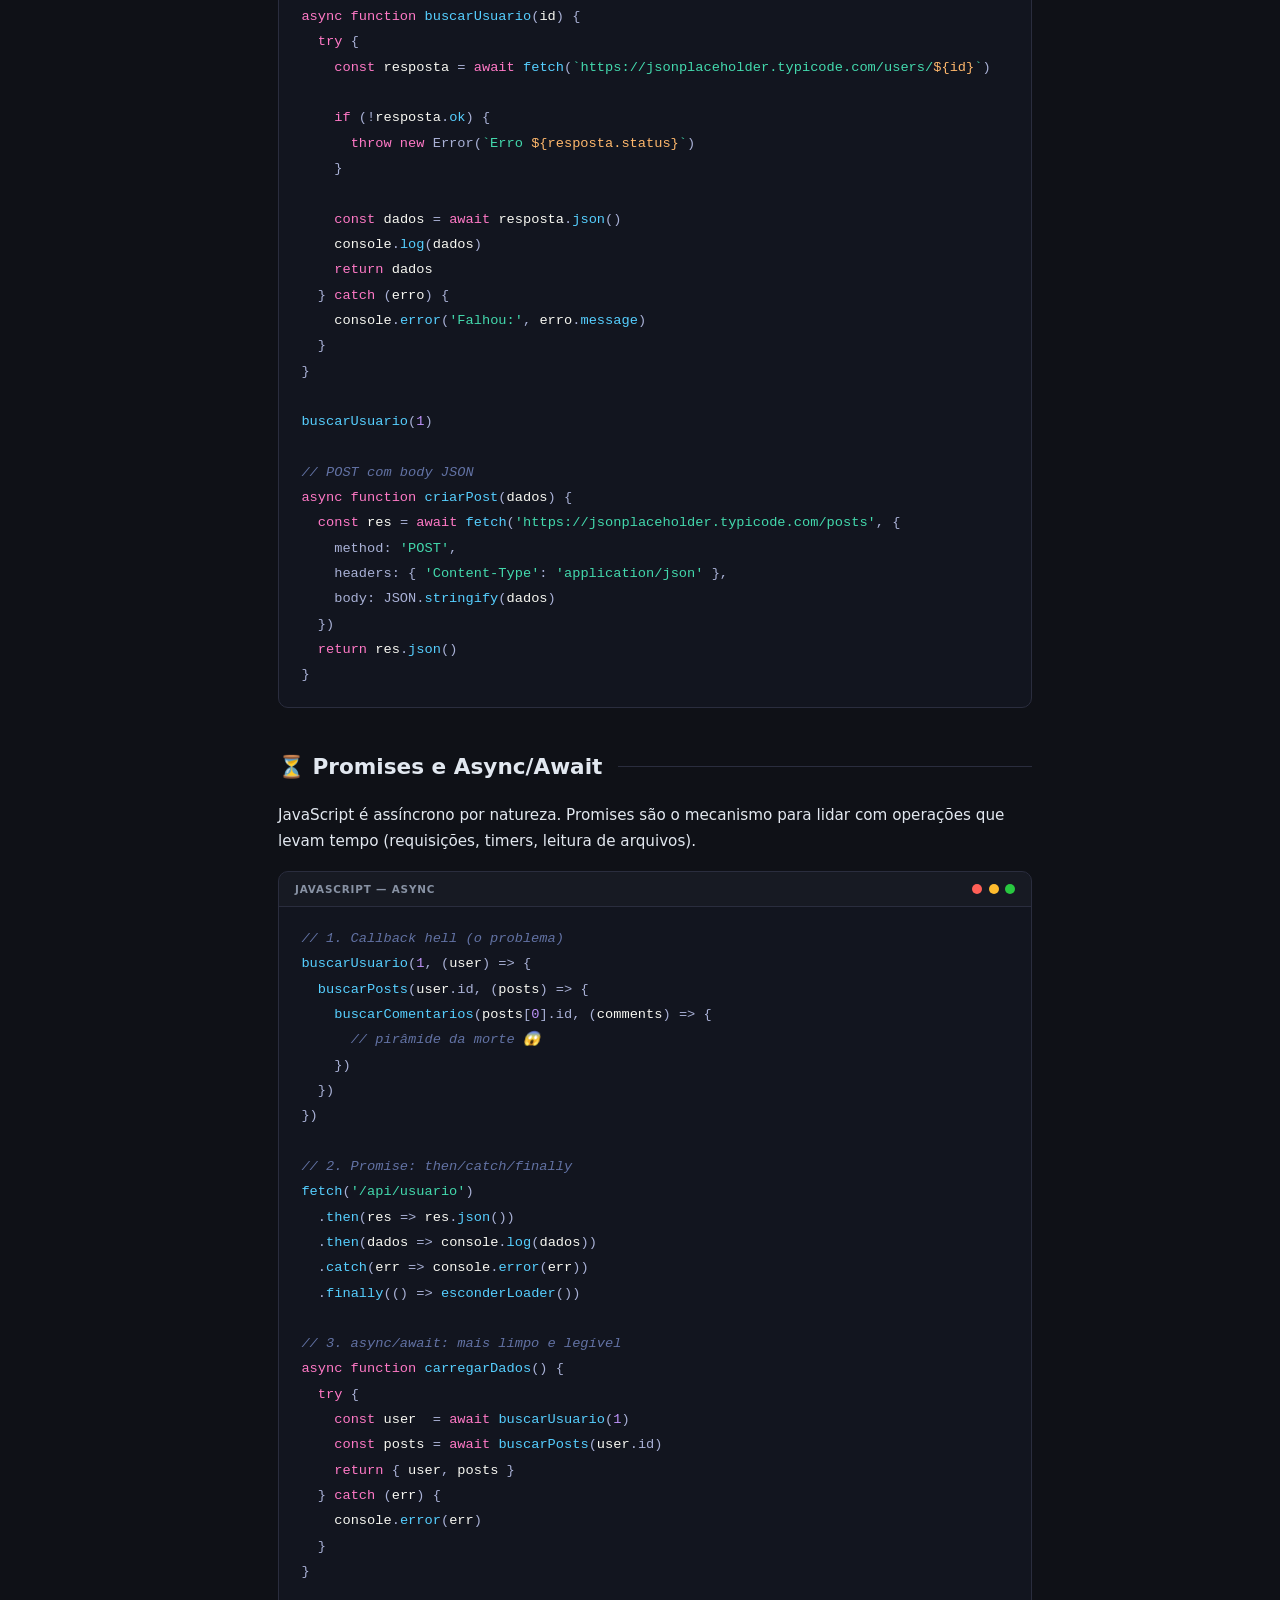
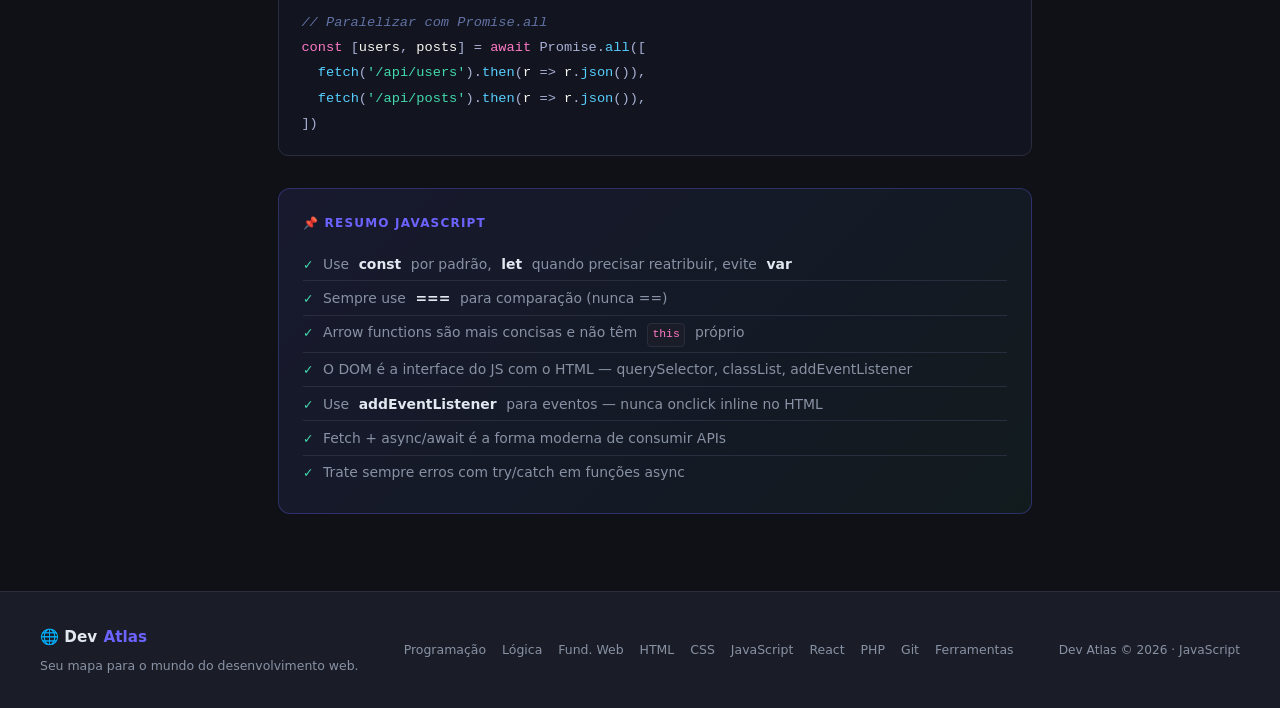
<file: javascript.html>
﻿<!DOCTYPE html>
<html lang="pt-BR">
<head>
<meta charset="UTF-8">
<meta name="viewport" content="width=device-width, initial-scale=1.0">
<title>JavaScript — Dev Atlas</title>
<link rel="stylesheet" href="./assets/css/style.css">
</head>
<body>

<div class="page-wrapper">
  <aside class="sidebar">
    <h3>Navegação</h3>
    <ul><li><a href="index.html">🏠 Home</a></li></ul>
    <h3>JavaScript</h3>
    <ul>
      <li><a href="#intro" class="active">Introdução</a></li>
      <li><a href="#variaveis">Variáveis</a></li>
      <li><a href="#tipos">Tipos de Dados</a></li>
      <li><a href="#operadores">Operadores</a></li>
      <li><a href="#condicionais">Condicionais</a></li>
      <li><a href="#loops">Loops</a></li>
      <li><a href="#funcoes">Funções</a></li>
      <li><a href="#objetos">Objetos</a></li>
      <li><a href="#arrays">Arrays</a></li>
      <li><a href="#dom">DOM</a></li>
      <li><a href="#eventos">Eventos</a></li>
      <li><a href="#fetch">Fetch API</a></li>
      <li><a href="#async">Promises &amp; Async</a></li>
    </ul>
    <h3>Outros Módulos</h3>
    <ul>
      <li><a href="fundamentos.html">🌍 Fundamentos</a></li>
      <li><a href="html.html">📄 HTML</a></li>
      <li><a href="css.html">🎨 CSS</a></li>
      <li><a href="php.html">🐘 PHP</a></li>
      <li><a href="git.html">🌿 Git</a></li>
      <li><a href="ferramentas.html">🛠️ Ferramentas</a></li>
    </ul>
  </aside>

  <main class="content">

    <div class="page-badge">⚡ JavaScript</div>
    <h1 class="page-title">JavaScript</h1>
    <p class="page-subtitle">A linguagem que dá vida às páginas web. Com JS você manipula o HTML, reage a eventos, consome APIs e cria experiências interativas do zero.</p>

    <!-- ═══ INTRO ═══ -->
    <h2 class="section-h" id="intro">⚡ Introdução</h2>

    <div class="callout fun">
      <div class="callout-icon">😂</div>
      <div class="callout-body"><p>JavaScript <strong>não tem nada a ver com Java</strong>. Absolutamente nada. É como Hot Dog e Dog — o nome foi uma sacada de marketing da Netscape em 1995 para surfar na onda do Java. Mas os dois são linguagens completamente diferentes. Se alguém perguntar, você já sabe responder.</p></div>
    </div>

    <p>JavaScript roda <strong>no navegador</strong> (client-side) e também <strong>no servidor</strong> com Node.js. É a única linguagem que funciona nativamente nos dois lados da web.</p>

    <div class="code-block">
      <div class="cb-header"><span class="cb-lang">HTML — Como incluir JavaScript</span><div class="cb-dots"><div class="cb-dot" style="background:#ff5f57"></div><div class="cb-dot" style="background:#febc2e"></div><div class="cb-dot" style="background:#28c840"></div></div></div>
      <pre><code><span class="cc">&lt;!-- No final do body (carrega depois do HTML) --&gt;</span>
<span class="ct">&lt;script</span> <span class="ca">src</span>=<span class="cs">"app.js"</span><span class="ct">&gt;&lt;/script&gt;</span>

<span class="cc">&lt;!-- No head com defer (melhor prática) --&gt;</span>
<span class="ct">&lt;script</span> <span class="ca">src</span>=<span class="cs">"app.js"</span> <span class="ca">defer</span><span class="ct">&gt;&lt;/script&gt;</span>

<span class="cc">&lt;!-- Inline (só para pequenos scripts) --&gt;</span>
<span class="ct">&lt;script&gt;</span>
  console.log('Olá, mundo!')
<span class="ct">&lt;/script&gt;</span></code></pre>
    </div>

    <!-- ═══ VARIÁVEIS ═══ -->
    <h2 class="section-h" id="variaveis">📦 Variáveis</h2>

    <div class="code-block">
      <div class="cb-header"><span class="cb-lang">JavaScript</span><div class="cb-dots"><div class="cb-dot" style="background:#ff5f57"></div><div class="cb-dot" style="background:#febc2e"></div><div class="cb-dot" style="background:#28c840"></div></div></div>
      <pre><code><span class="cc">// const: valor que não muda (use por padrão)</span>
<span class="ck">const</span> <span class="cv">nome</span> = <span class="cs">'Maria'</span>
<span class="ck">const</span> <span class="cv">PI</span> = <span class="cn">3.14159</span>

<span class="cc">// let: valor que pode mudar</span>
<span class="ck">let</span> <span class="cv">contador</span> = <span class="cn">0</span>
<span class="cv">contador</span> = <span class="cn">1</span>   <span class="cc">// ok</span>

<span class="cc">// var: evite! Tem escopo de função e hoisting confuso</span>
<span class="ck">var</span> <span class="cv">antiga</span> = <span class="cs">'não use'</span></code></pre>
    </div>

    <div class="tbl-wrap">
      <table>
        <thead><tr><th></th><th>var</th><th>let</th><th>const</th></tr></thead>
        <tbody>
          <tr><td>Escopo</td><td>função</td><td>bloco</td><td>bloco</td></tr>
          <tr><td>Hoisting</td><td>sim (undefined)</td><td>sim (TDZ)</td><td>sim (TDZ)</td></tr>
          <tr><td>Redeclarar</td><td>sim</td><td>não</td><td>não</td></tr>
          <tr><td>Reatribuir</td><td>sim</td><td>sim</td><td>não</td></tr>
          <tr><td>Usar?</td><td>❌</td><td>✅ quando muda</td><td>✅ padrão</td></tr>
        </tbody>
      </table>
    </div>

    <!-- ═══ TIPOS ═══ -->
    <h2 class="section-h" id="tipos">🔤 Tipos de Dados</h2>

    <div class="code-block">
      <div class="cb-header"><span class="cb-lang">JavaScript</span><div class="cb-dots"><div class="cb-dot" style="background:#ff5f57"></div><div class="cb-dot" style="background:#febc2e"></div><div class="cb-dot" style="background:#28c840"></div></div></div>
      <pre><code><span class="cc">// Primitivos</span>
<span class="ck">const</span> <span class="cv">texto</span>      = <span class="cs">'olá'</span>          <span class="cc">// string</span>
<span class="ck">const</span> <span class="cv">numero</span>     = <span class="cn">42</span>            <span class="cc">// number</span>
<span class="ck">const</span> <span class="cv">decimal</span>    = <span class="cn">3.14</span>          <span class="cc">// number (float)</span>
<span class="ck">const</span> <span class="cv">ativo</span>      = <span class="ck">true</span>          <span class="cc">// boolean</span>
<span class="ck">const</span> <span class="cv">vazio</span>      = <span class="ck">null</span>          <span class="cc">// null (ausência intencional)</span>
<span class="ck">let</span>   <span class="cv">indefinido</span>               <span class="cc">// undefined (não inicializado)</span>

<span class="cc">// Referência</span>
<span class="ck">const</span> <span class="cv">lista</span>      = [<span class="cn">1</span>, <span class="cn">2</span>, <span class="cn">3</span>]     <span class="cc">// array</span>
<span class="ck">const</span> <span class="cv">pessoa</span>     = { nome: <span class="cs">'João'</span> } <span class="cc">// object</span>
<span class="ck">const</span> <span class="cv">soma</span>       = (<span class="cv">a</span>, <span class="cv">b</span>) => <span class="cv">a</span> + <span class="cv">b</span> <span class="cc">// function</span>

<span class="cc">// Template literals (interpolação de strings)</span>
<span class="ck">const</span> <span class="cv">mensagem</span> = <span class="cs">`Olá, <span style="color:var(--orange)">${nome}</span>! Você tem <span style="color:var(--orange)">${numero}</span> anos.`</span>

<span class="cc">// typeof</span>
<span class="cf">typeof</span> <span class="cs">'texto'</span>   <span class="cc">// "string"</span>
<span class="cf">typeof</span> <span class="cn">42</span>       <span class="cc">// "number"</span>
<span class="cf">typeof</span> <span class="ck">true</span>     <span class="cc">// "boolean"</span>
<span class="cf">typeof</span> <span class="ck">null</span>     <span class="cc">// "object" ← bug histórico do JS, cuidado!</span>
<span class="cf">typeof</span> []       <span class="cc">// "object"</span>
Array.<span class="cf">isArray</span>([]) <span class="cc">// true ← use para verificar arrays</span></code></pre>
    </div>

    <!-- ═══ OPERADORES ═══ -->
    <h2 class="section-h" id="operadores">➕ Operadores</h2>

    <div class="code-block">
      <div class="cb-header"><span class="cb-lang">JavaScript</span><div class="cb-dots"><div class="cb-dot" style="background:#ff5f57"></div><div class="cb-dot" style="background:#febc2e"></div><div class="cb-dot" style="background:#28c840"></div></div></div>
      <pre><code><span class="cc">// Aritméticos</span>
<span class="cn">10</span> + <span class="cn">3</span>   <span class="cc">// 13</span>
<span class="cn">10</span> - <span class="cn">3</span>   <span class="cc">// 7</span>
<span class="cn">10</span> * <span class="cn">3</span>   <span class="cc">// 30</span>
<span class="cn">10</span> / <span class="cn">3</span>   <span class="cc">// 3.333...</span>
<span class="cn">10</span> % <span class="cn">3</span>   <span class="cc">// 1 (resto da divisão)</span>
<span class="cn">2</span> ** <span class="cn">10</span>  <span class="cc">// 1024 (potência)</span>

<span class="cc">// Comparação — use sempre === (estrito!)</span>
<span class="cn">5</span> <span class="co">===</span> <span class="cn">5</span>    <span class="cc">// true  ← verifica valor E tipo</span>
<span class="cn">5</span> <span class="co">==</span> <span class="cs">'5'</span>  <span class="cc">// true  ← converte tipo, evite!</span>
<span class="cn">5</span> <span class="co">!==</span> <span class="cn">6</span>   <span class="cc">// true</span>
<span class="cn">5</span> <span class="co">&gt;</span> <span class="cn">3</span>     <span class="cc">// true</span>

<span class="cc">// Lógicos</span>
<span class="ck">true</span> <span class="co">&amp;&amp;</span> <span class="ck">false</span>  <span class="cc">// false (AND)</span>
<span class="ck">true</span> <span class="co">||</span> <span class="ck">false</span>  <span class="cc">// true  (OR)</span>
<span class="co">!</span><span class="ck">true</span>         <span class="cc">// false (NOT)</span>

<span class="cc">// Ternário: condição ? se_true : se_false</span>
<span class="ck">const</span> <span class="cv">msg</span> = <span class="cv">idade</span> >= <span class="cn">18</span> ? <span class="cs">'Maior'</span> : <span class="cs">'Menor'</span>

<span class="cc">// Nullish coalescing: usa direito se esquerdo for null/undefined</span>
<span class="ck">const</span> <span class="cv">nome</span> = <span class="cv">usuario</span>?.nome <span class="co">??</span> <span class="cs">'Visitante'</span>

<span class="cc">// Optional chaining: acessa propriedade se objeto existe</span>
<span class="ck">const</span> <span class="cv">cidade</span> = <span class="cv">usuario</span>?.<span class="cv">endereco</span>?.<span class="cv">cidade</span>

<span class="cc">// Spread: espalha array/objeto</span>
<span class="ck">const</span> <span class="cv">copia</span> = [...<span class="cv">array</span>]
<span class="ck">const</span> <span class="cv">novo</span> = { ...<span class="cv">objeto</span>, extra: <span class="ck">true</span> }</code></pre>
    </div>

    <!-- ═══ CONDICIONAIS ═══ -->
    <h2 class="section-h" id="condicionais">🔀 Condicionais</h2>

    <div class="code-block">
      <div class="cb-header"><span class="cb-lang">JavaScript</span><div class="cb-dots"><div class="cb-dot" style="background:#ff5f57"></div><div class="cb-dot" style="background:#febc2e"></div><div class="cb-dot" style="background:#28c840"></div></div></div>
      <pre><code><span class="cc">// if / else if / else</span>
<span class="ck">if</span> (<span class="cv">nota</span> >= <span class="cn">90</span>) {
  <span class="cv">console</span>.<span class="cf">log</span>(<span class="cs">'A'</span>)
} <span class="ck">else if</span> (<span class="cv">nota</span> >= <span class="cn">70</span>) {
  <span class="cv">console</span>.<span class="cf">log</span>(<span class="cs">'B'</span>)
} <span class="ck">else</span> {
  <span class="cv">console</span>.<span class="cf">log</span>(<span class="cs">'Reprovado'</span>)
}

<span class="cc">// switch</span>
<span class="ck">switch</span> (<span class="cv">diaDaSemana</span>) {
  <span class="ck">case</span> <span class="cn">1</span>:
    <span class="cv">console</span>.<span class="cf">log</span>(<span class="cs">'Segunda'</span>); <span class="ck">break</span>
  <span class="ck">case</span> <span class="cn">2</span>:
    <span class="cv">console</span>.<span class="cf">log</span>(<span class="cs">'Terça'</span>); <span class="ck">break</span>
  <span class="ck">default</span>:
    <span class="cv">console</span>.<span class="cf">log</span>(<span class="cs">'Outro dia'</span>)
}

<span class="cc">// Valores falsy: false, 0, "", null, undefined, NaN</span>
<span class="cc">// Tudo o resto é truthy</span>
<span class="ck">if</span> (<span class="cv">usuario</span>) { <span class="cc">/* só executa se usuario não for falsy */</span> }

<span class="cc">// Short-circuit: usa &amp;&amp; para executar só se condição for true</span>
<span class="cv">isAdmin</span> <span class="co">&amp;&amp;</span> <span class="cf">mostrarPainel</span>()</code></pre>
    </div>

    <!-- ═══ LOOPS ═══ -->
    <h2 class="section-h" id="loops">🔁 Loops</h2>

    <div class="code-block">
      <div class="cb-header"><span class="cb-lang">JavaScript</span><div class="cb-dots"><div class="cb-dot" style="background:#ff5f57"></div><div class="cb-dot" style="background:#febc2e"></div><div class="cb-dot" style="background:#28c840"></div></div></div>
      <pre><code><span class="cc">// for clássico</span>
<span class="ck">for</span> (<span class="ck">let</span> <span class="cv">i</span> = <span class="cn">0</span>; <span class="cv">i</span> < <span class="cn">5</span>; <span class="cv">i</span>++) {
  <span class="cv">console</span>.<span class="cf">log</span>(<span class="cv">i</span>) <span class="cc">// 0 1 2 3 4</span>
}

<span class="cc">// for...of: melhor para arrays e iteráveis</span>
<span class="ck">const</span> <span class="cv">frutas</span> = [<span class="cs">'maçã'</span>, <span class="cs">'banana'</span>, <span class="cs">'uva'</span>]
<span class="ck">for</span> (<span class="ck">const</span> <span class="cv">fruta</span> <span class="ck">of</span> <span class="cv">frutas</span>) {
  <span class="cv">console</span>.<span class="cf">log</span>(<span class="cv">fruta</span>)
}

<span class="cc">// for...in: para propriedades de objetos</span>
<span class="ck">const</span> <span class="cv">pessoa</span> = { nome: <span class="cs">'João'</span>, idade: <span class="cn">25</span> }
<span class="ck">for</span> (<span class="ck">const</span> <span class="cv">chave</span> <span class="ck">in</span> <span class="cv">pessoa</span>) {
  <span class="cv">console</span>.<span class="cf">log</span>(<span class="cv">chave</span>, <span class="cv">pessoa</span>[<span class="cv">chave</span>])
}

<span class="cc">// while</span>
<span class="ck">let</span> <span class="cv">n</span> = <span class="cn">0</span>
<span class="ck">while</span> (<span class="cv">n</span> < <span class="cn">5</span>) {
  <span class="cv">console</span>.<span class="cf">log</span>(<span class="cv">n</span>++)
}

<span class="cc">// break e continue</span>
<span class="ck">for</span> (<span class="ck">let</span> <span class="cv">i</span> = <span class="cn">0</span>; <span class="cv">i</span> < <span class="cn">10</span>; <span class="cv">i</span>++) {
  <span class="ck">if</span> (<span class="cv">i</span> === <span class="cn">3</span>) <span class="ck">continue</span> <span class="cc">// pula o 3</span>
  <span class="ck">if</span> (<span class="cv">i</span> === <span class="cn">7</span>) <span class="ck">break</span>    <span class="cc">// para no 7</span>
  <span class="cv">console</span>.<span class="cf">log</span>(<span class="cv">i</span>)
}</code></pre>
    </div>

    <!-- ═══ FUNÇÕES ═══ -->
    <h2 class="section-h" id="funcoes">🔧 Funções</h2>

    <div class="code-block">
      <div class="cb-header"><span class="cb-lang">JavaScript</span><div class="cb-dots"><div class="cb-dot" style="background:#ff5f57"></div><div class="cb-dot" style="background:#febc2e"></div><div class="cb-dot" style="background:#28c840"></div></div></div>
      <pre><code><span class="cc">// Declaração de função (hoisted — pode usar antes de declarar)</span>
<span class="ck">function</span> <span class="cf">saudar</span>(<span class="cv">nome</span>) {
  <span class="ck">return</span> <span class="cs">`Olá, <span style="color:var(--orange)">${nome}</span>!`</span>
}

<span class="cc">// Expressão de função</span>
<span class="ck">const</span> <span class="cv">somar</span> = <span class="ck">function</span>(<span class="cv">a</span>, <span class="cv">b</span>) {
  <span class="ck">return</span> <span class="cv">a</span> + <span class="cv">b</span>
}

<span class="cc">// Arrow function (mais concisa)</span>
<span class="ck">const</span> <span class="cv">dobrar</span> = (<span class="cv">n</span>) => <span class="cv">n</span> * <span class="cn">2</span>
<span class="ck">const</span> <span class="cv">somar</span>  = (<span class="cv">a</span>, <span class="cv">b</span>) => <span class="cv">a</span> + <span class="cv">b</span>
<span class="ck">const</span> <span class="cv">gritar</span> = (<span class="cv">msg</span>) => {
  <span class="ck">const</span> <span class="cv">upper</span> = <span class="cv">msg</span>.<span class="cf">toUpperCase</span>()
  <span class="ck">return</span> <span class="cv">upper</span> + <span class="cs">'!!!'</span>
}

<span class="cc">// Parâmetro padrão</span>
<span class="ck">const</span> <span class="cf">saudar</span> = (<span class="cv">nome</span> = <span class="cs">'Visitante'</span>) => <span class="cs">`Olá, <span style="color:var(--orange)">${nome}</span>!`</span>
<span class="cf">saudar</span>()         <span class="cc">// "Olá, Visitante!"</span>
<span class="cf">saudar</span>(<span class="cs">'Ana'</span>)    <span class="cc">// "Olá, Ana!"</span>

<span class="cc">// Rest params: coleta argumentos extras em array</span>
<span class="ck">const</span> <span class="cf">somarTodos</span> = (...<span class="cv">nums</span>) => <span class="cv">nums</span>.<span class="cf">reduce</span>((<span class="cv">acc</span>, <span class="cv">n</span>) => <span class="cv">acc</span> + <span class="cv">n</span>, <span class="cn">0</span>)
<span class="cf">somarTodos</span>(<span class="cn">1</span>, <span class="cn">2</span>, <span class="cn">3</span>, <span class="cn">4</span>) <span class="cc">// 10</span>

<span class="cc">// Closure: função que lembra o escopo onde foi criada</span>
<span class="ck">function</span> <span class="cf">criarContador</span>() {
  <span class="ck">let</span> <span class="cv">count</span> = <span class="cn">0</span>
  <span class="ck">return</span> () => ++<span class="cv">count</span>
}
<span class="ck">const</span> <span class="cv">contar</span> = <span class="cf">criarContador</span>()
<span class="cf">contar</span>() <span class="cc">// 1</span>
<span class="cf">contar</span>() <span class="cc">// 2</span></code></pre>
    </div>

    <!-- ═══ OBJETOS ═══ -->
    <h2 class="section-h" id="objetos">🗂️ Objetos</h2>

    <div class="code-block">
      <div class="cb-header"><span class="cb-lang">JavaScript</span><div class="cb-dots"><div class="cb-dot" style="background:#ff5f57"></div><div class="cb-dot" style="background:#febc2e"></div><div class="cb-dot" style="background:#28c840"></div></div></div>
      <pre><code><span class="cc">// Criação literal</span>
<span class="ck">const</span> <span class="cv">usuario</span> = {
  nome: <span class="cs">'Ana'</span>,
  idade: <span class="cn">28</span>,
  ativo: <span class="ck">true</span>,
  <span class="cf">saudar</span>() { <span class="ck">return</span> <span class="cs">`Oi, sou <span style="color:var(--orange)">${<span class="ck">this</span>.nome}</span>`</span> }
}

<span class="cc">// Acessar propriedades</span>
<span class="cv">usuario</span>.nome          <span class="cc">// 'Ana'</span>
<span class="cv">usuario</span>[<span class="cs">'nome'</span>]       <span class="cc">// 'Ana' (útil com variável)</span>

<span class="cc">// Desestruturação</span>
<span class="ck">const</span> { <span class="cv">nome</span>, <span class="cv">idade</span> } = <span class="cv">usuario</span>
<span class="ck">const</span> { <span class="cv">nome</span>: <span class="cv">nomeDoUsuario</span> } = <span class="cv">usuario</span> <span class="cc">// renomear</span>
<span class="ck">const</span> { <span class="cv">cidade</span> = <span class="cs">'SP'</span> } = <span class="cv">usuario</span>        <span class="cc">// valor padrão</span>

<span class="cc">// Spread: copiar/mesclar objetos</span>
<span class="ck">const</span> <span class="cv">copia</span>  = { ...<span class="cv">usuario</span> }
<span class="ck">const</span> <span class="cv">atualizado</span> = { ...<span class="cv">usuario</span>, idade: <span class="cn">29</span> }

<span class="cc">// Métodos úteis</span>
Object.<span class="cf">keys</span>(<span class="cv">usuario</span>)    <span class="cc">// ['nome', 'idade', 'ativo', 'saudar']</span>
Object.<span class="cf">values</span>(<span class="cv">usuario</span>)  <span class="cc">// ['Ana', 28, true, ƒ]</span>
Object.<span class="cf">entries</span>(<span class="cv">usuario</span>) <span class="cc">// [['nome','Ana'], ['idade',28], ...]</span></code></pre>
    </div>

    <!-- ═══ ARRAYS ═══ -->
    <h2 class="section-h" id="arrays">📋 Arrays</h2>

    <div class="code-block">
      <div class="cb-header"><span class="cb-lang">JavaScript</span><div class="cb-dots"><div class="cb-dot" style="background:#ff5f57"></div><div class="cb-dot" style="background:#febc2e"></div><div class="cb-dot" style="background:#28c840"></div></div></div>
      <pre><code><span class="ck">const</span> <span class="cv">nums</span> = [<span class="cn">3</span>, <span class="cn">1</span>, <span class="cn">4</span>, <span class="cn">1</span>, <span class="cn">5</span>]

<span class="cc">// Adicionar / remover</span>
<span class="cv">nums</span>.<span class="cf">push</span>(<span class="cn">9</span>)      <span class="cc">// adiciona no fim → [3,1,4,1,5,9]</span>
<span class="cv">nums</span>.<span class="cf">pop</span>()        <span class="cc">// remove do fim</span>
<span class="cv">nums</span>.<span class="cf">unshift</span>(<span class="cn">0</span>)   <span class="cc">// adiciona no início</span>
<span class="cv">nums</span>.<span class="cf">shift</span>()      <span class="cc">// remove do início</span>

<span class="cc">// Buscar</span>
<span class="cv">nums</span>.<span class="cf">indexOf</span>(<span class="cn">4</span>)         <span class="cc">// 2</span>
<span class="cv">nums</span>.<span class="cf">includes</span>(<span class="cn">5</span>)        <span class="cc">// true</span>
<span class="cv">nums</span>.<span class="cf">find</span>(<span class="cv">n</span> => <span class="cv">n</span> > <span class="cn">3</span>)    <span class="cc">// 4 (primeiro que satisfaz)</span>
<span class="cv">nums</span>.<span class="cf">findIndex</span>(<span class="cv">n</span> => <span class="cv">n</span> > <span class="cn">3</span>) <span class="cc">// 2</span>

<span class="cc">// Transformar (não mutam o original)</span>
<span class="ck">const</span> <span class="cv">dobrados</span> = <span class="cv">nums</span>.<span class="cf">map</span>(<span class="cv">n</span> => <span class="cv">n</span> * <span class="cn">2</span>)
<span class="ck">const</span> <span class="cv">pares</span>    = <span class="cv">nums</span>.<span class="cf">filter</span>(<span class="cv">n</span> => <span class="cv">n</span> % <span class="cn">2</span> === <span class="cn">0</span>)
<span class="ck">const</span> <span class="cv">soma</span>     = <span class="cv">nums</span>.<span class="cf">reduce</span>((<span class="cv">acc</span>, <span class="cv">n</span>) => <span class="cv">acc</span> + <span class="cv">n</span>, <span class="cn">0</span>)
<span class="ck">const</span> <span class="cv">ordenado</span> = [...<span class="cv">nums</span>].<span class="cf">sort</span>((<span class="cv">a</span>, <span class="cv">b</span>) => <span class="cv">a</span> - <span class="cv">b</span>)
<span class="ck">const</span> <span class="cv">parte</span>    = <span class="cv">nums</span>.<span class="cf">slice</span>(<span class="cn">1</span>, <span class="cn">3</span>) <span class="cc">// [1, 4]</span>

<span class="cc">// Desestruturação</span>
<span class="ck">const</span> [<span class="cv">primeiro</span>, <span class="cv">segundo</span>, ...<span class="cv">resto</span>] = <span class="cv">nums</span></code></pre>
    </div>

    <!-- ═══ DOM ═══ -->
    <h2 class="section-h" id="dom">🌳 DOM</h2>
    <p>DOM (Document Object Model) é a representação do HTML como uma árvore de objetos que o JavaScript pode manipular em tempo real.</p>

    <div class="code-block">
      <div class="cb-header"><span class="cb-lang">JavaScript — DOM</span><div class="cb-dots"><div class="cb-dot" style="background:#ff5f57"></div><div class="cb-dot" style="background:#febc2e"></div><div class="cb-dot" style="background:#28c840"></div></div></div>
      <pre><code><span class="cc">// Selecionar elementos</span>
<span class="ck">const</span> <span class="cv">titulo</span>  = document.<span class="cf">querySelector</span>(<span class="cs">'h1'</span>)
<span class="ck">const</span> <span class="cv">cards</span>   = document.<span class="cf">querySelectorAll</span>(<span class="cs">'.card'</span>)
<span class="ck">const</span> <span class="cv">botao</span>   = document.<span class="cf">getElementById</span>(<span class="cs">'meu-botao'</span>)

<span class="cc">// Ler e modificar conteúdo</span>
<span class="cv">titulo</span>.<span class="cprop">textContent</span> = <span class="cs">'Novo título'</span>         <span class="cc">// texto puro (seguro)</span>
<span class="cv">titulo</span>.<span class="cprop">innerHTML</span>    = <span class="cs">'&lt;strong&gt;Negrito&lt;/strong&gt;'</span> <span class="cc">// HTML (cuidado com XSS!)</span>

<span class="cc">// Modificar estilos e classes</span>
<span class="cv">titulo</span>.<span class="cprop">style</span>.color = <span class="cs">'red'</span>
<span class="cv">botao</span>.<span class="cprop">classList</span>.<span class="cf">add</span>(<span class="cs">'ativo'</span>)
<span class="cv">botao</span>.<span class="cprop">classList</span>.<span class="cf">remove</span>(<span class="cs">'inativo'</span>)
<span class="cv">botao</span>.<span class="cprop">classList</span>.<span class="cf">toggle</span>(<span class="cs">'aberto'</span>)
<span class="cv">botao</span>.<span class="cprop">classList</span>.<span class="cf">contains</span>(<span class="cs">'ativo'</span>) <span class="cc">// true/false</span>

<span class="cc">// Atributos</span>
<span class="cv">botao</span>.<span class="cf">setAttribute</span>(<span class="cs">'disabled'</span>, <span class="cs">''</span>)
<span class="cv">botao</span>.<span class="cf">removeAttribute</span>(<span class="cs">'disabled'</span>)
<span class="cv">botao</span>.<span class="cf">getAttribute</span>(<span class="cs">'href'</span>)

<span class="cc">// Criar e inserir elementos</span>
<span class="ck">const</span> <span class="cv">novoCard</span> = document.<span class="cf">createElement</span>(<span class="cs">'div'</span>)
<span class="cv">novoCard</span>.<span class="cprop">className</span> = <span class="cs">'card'</span>
<span class="cv">novoCard</span>.<span class="cprop">textContent</span> = <span class="cs">'Novo item'</span>
document.<span class="cf">querySelector</span>(<span class="cs">'.lista'</span>).<span class="cf">appendChild</span>(<span class="cv">novoCard</span>)

<span class="cc">// Remover elemento</span>
<span class="cv">novoCard</span>.<span class="cf">remove</span>()</code></pre>
    </div>

    <!-- ═══ EVENTOS ═══ -->
    <h2 class="section-h" id="eventos">🖱️ Eventos</h2>

    <div class="code-block">
      <div class="cb-header"><span class="cb-lang">JavaScript — Eventos</span><div class="cb-dots"><div class="cb-dot" style="background:#ff5f57"></div><div class="cb-dot" style="background:#febc2e"></div><div class="cb-dot" style="background:#28c840"></div></div></div>
      <pre><code><span class="ck">const</span> <span class="cv">btn</span> = document.<span class="cf">querySelector</span>(<span class="cs">'#meu-botao'</span>)

<span class="cc">// Adicionar evento</span>
<span class="cv">btn</span>.<span class="cf">addEventListener</span>(<span class="cs">'click'</span>, (<span class="cv">event</span>) => {
  <span class="cv">console</span>.<span class="cf">log</span>(<span class="cs">'Clicou!'</span>, <span class="cv">event</span>.<span class="cprop">target</span>)
  <span class="cv">event</span>.<span class="cf">preventDefault</span>() <span class="cc">// cancela comportamento padrão (ex: submit)</span>
})

<span class="cc">// Eventos comuns</span>
<span class="cv">btn</span>.<span class="cf">addEventListener</span>(<span class="cs">'click'</span>, <span class="cv">fn</span>)
<span class="cv">input</span>.<span class="cf">addEventListener</span>(<span class="cs">'input'</span>, <span class="cv">fn</span>)    <span class="cc">// a cada tecla</span>
<span class="cv">input</span>.<span class="cf">addEventListener</span>(<span class="cs">'change'</span>, <span class="cv">fn</span>)   <span class="cc">// ao sair do campo</span>
<span class="cv">form</span>.<span class="cf">addEventListener</span>(<span class="cs">'submit'</span>, <span class="cv">fn</span>)    <span class="cc">// ao enviar</span>
document.<span class="cf">addEventListener</span>(<span class="cs">'keydown'</span>, <span class="cv">fn</span>) <span class="cc">// ao pressionar tecla</span>
window.<span class="cf">addEventListener</span>(<span class="cs">'resize'</span>, <span class="cv">fn</span>)  <span class="cc">// ao redimensionar</span>

<span class="cc">// Event delegation: um listener no pai cobre todos os filhos</span>
document.<span class="cf">querySelector</span>(<span class="cs">'#lista'</span>).<span class="cf">addEventListener</span>(<span class="cs">'click'</span>, (<span class="cv">e</span>) => {
  <span class="ck">if</span> (<span class="cv">e</span>.<span class="cprop">target</span>.<span class="cf">matches</span>(<span class="cs">'.item'</span>)) {
    <span class="cv">console</span>.<span class="cf">log</span>(<span class="cs">'Item clicado:'</span>, <span class="cv">e</span>.<span class="cprop">target</span>.<span class="cprop">textContent</span>)
  }
})</code></pre>
    </div>

    <!-- ═══ FETCH ═══ -->
    <h2 class="section-h" id="fetch">🌐 Fetch API</h2>
    <p>A Fetch API é a forma moderna de fazer requisições HTTP no navegador — buscar dados de uma API, enviar formulários, consumir serviços externos.</p>

    <div class="code-block">
      <div class="cb-header"><span class="cb-lang">JavaScript — Fetch</span><div class="cb-dots"><div class="cb-dot" style="background:#ff5f57"></div><div class="cb-dot" style="background:#febc2e"></div><div class="cb-dot" style="background:#28c840"></div></div></div>
      <pre><code><span class="cc">// GET com async/await (jeito mais moderno)</span>
<span class="ck">async function</span> <span class="cf">buscarUsuario</span>(<span class="cv">id</span>) {
  <span class="ck">try</span> {
    <span class="ck">const</span> <span class="cv">resposta</span> = <span class="ck">await</span> <span class="cf">fetch</span>(<span class="cs">`https://jsonplaceholder.typicode.com/users/<span style="color:var(--orange)">${id}</span>`</span>)

    <span class="ck">if</span> (!<span class="cv">resposta</span>.<span class="cprop">ok</span>) {
      <span class="ck">throw new</span> Error(<span class="cs">`Erro <span style="color:var(--orange)">${resposta.status}</span>`</span>)
    }

    <span class="ck">const</span> <span class="cv">dados</span> = <span class="ck">await</span> <span class="cv">resposta</span>.<span class="cf">json</span>()
    <span class="cv">console</span>.<span class="cf">log</span>(<span class="cv">dados</span>)
    <span class="ck">return</span> <span class="cv">dados</span>
  } <span class="ck">catch</span> (<span class="cv">erro</span>) {
    <span class="cv">console</span>.<span class="cf">error</span>(<span class="cs">'Falhou:'</span>, <span class="cv">erro</span>.<span class="cprop">message</span>)
  }
}

<span class="cf">buscarUsuario</span>(<span class="cn">1</span>)

<span class="cc">// POST com body JSON</span>
<span class="ck">async function</span> <span class="cf">criarPost</span>(<span class="cv">dados</span>) {
  <span class="ck">const</span> <span class="cv">res</span> = <span class="ck">await</span> <span class="cf">fetch</span>(<span class="cs">'https://jsonplaceholder.typicode.com/posts'</span>, {
    method: <span class="cs">'POST'</span>,
    headers: { <span class="cs">'Content-Type'</span>: <span class="cs">'application/json'</span> },
    body: JSON.<span class="cf">stringify</span>(<span class="cv">dados</span>)
  })
  <span class="ck">return</span> <span class="cv">res</span>.<span class="cf">json</span>()
}</code></pre>
    </div>

    <!-- ═══ ASYNC ═══ -->
    <h2 class="section-h" id="async">⏳ Promises e Async/Await</h2>
    <p>JavaScript é assíncrono por natureza. Promises são o mecanismo para lidar com operações que levam tempo (requisições, timers, leitura de arquivos).</p>

    <div class="code-block">
      <div class="cb-header"><span class="cb-lang">JavaScript — Async</span><div class="cb-dots"><div class="cb-dot" style="background:#ff5f57"></div><div class="cb-dot" style="background:#febc2e"></div><div class="cb-dot" style="background:#28c840"></div></div></div>
      <pre><code><span class="cc">// 1. Callback hell (o problema)</span>
<span class="cf">buscarUsuario</span>(<span class="cn">1</span>, (<span class="cv">user</span>) => {
  <span class="cf">buscarPosts</span>(<span class="cv">user</span>.id, (<span class="cv">posts</span>) => {
    <span class="cf">buscarComentarios</span>(<span class="cv">posts</span>[<span class="cn">0</span>].id, (<span class="cv">comments</span>) => {
      <span class="cc">// pirâmide da morte 😱</span>
    })
  })
})

<span class="cc">// 2. Promise: then/catch/finally</span>
<span class="cf">fetch</span>(<span class="cs">'/api/usuario'</span>)
  .<span class="cf">then</span>(<span class="cv">res</span> => <span class="cv">res</span>.<span class="cf">json</span>())
  .<span class="cf">then</span>(<span class="cv">dados</span> => <span class="cv">console</span>.<span class="cf">log</span>(<span class="cv">dados</span>))
  .<span class="cf">catch</span>(<span class="cv">err</span> => <span class="cv">console</span>.<span class="cf">error</span>(<span class="cv">err</span>))
  .<span class="cf">finally</span>(() => <span class="cf">esconderLoader</span>())

<span class="cc">// 3. async/await: mais limpo e legível</span>
<span class="ck">async function</span> <span class="cf">carregarDados</span>() {
  <span class="ck">try</span> {
    <span class="ck">const</span> <span class="cv">user</span>  = <span class="ck">await</span> <span class="cf">buscarUsuario</span>(<span class="cn">1</span>)
    <span class="ck">const</span> <span class="cv">posts</span> = <span class="ck">await</span> <span class="cf">buscarPosts</span>(<span class="cv">user</span>.id)
    <span class="ck">return</span> { <span class="cv">user</span>, <span class="cv">posts</span> }
  } <span class="ck">catch</span> (<span class="cv">err</span>) {
    <span class="cv">console</span>.<span class="cf">error</span>(<span class="cv">err</span>)
  }
}

<span class="cc">// Paralelizar com Promise.all</span>
<span class="ck">const</span> [<span class="cv">users</span>, <span class="cv">posts</span>] = <span class="ck">await</span> Promise.<span class="cf">all</span>([
  <span class="cf">fetch</span>(<span class="cs">'/api/users'</span>).<span class="cf">then</span>(<span class="cv">r</span> => <span class="cv">r</span>.<span class="cf">json</span>()),
  <span class="cf">fetch</span>(<span class="cs">'/api/posts'</span>).<span class="cf">then</span>(<span class="cv">r</span> => <span class="cv">r</span>.<span class="cf">json</span>()),
])</code></pre>
    </div>

    <div class="summary-box">
      <h4>📌 Resumo JavaScript</h4>
      <ul>
        <li>Use <strong>const</strong> por padrão, <strong>let</strong> quando precisar reatribuir, evite <strong>var</strong></li>
        <li>Sempre use <strong>===</strong> para comparação (nunca ==)</li>
        <li>Arrow functions são mais concisas e não têm <code>this</code> próprio</li>
        <li>O DOM é a interface do JS com o HTML — querySelector, classList, addEventListener</li>
        <li>Use <strong>addEventListener</strong> para eventos — nunca onclick inline no HTML</li>
        <li>Fetch + async/await é a forma moderna de consumir APIs</li>
        <li>Trate sempre erros com try/catch em funções async</li>
      </ul>
    </div>

  </main>

  <div class="toc-panel">
    <h4>Nesta página</h4>
    <ul>
      <li><a href="#intro">Introdução</a></li>
      <li><a href="#variaveis">Variáveis</a></li>
      <li><a href="#tipos">Tipos de Dados</a></li>
      <li><a href="#operadores">Operadores</a></li>
      <li><a href="#condicionais">Condicionais</a></li>
      <li><a href="#loops">Loops</a></li>
      <li><a href="#funcoes">Funções</a></li>
      <li><a href="#objetos">Objetos</a></li>
      <li><a href="#arrays">Arrays</a></li>
      <li><a href="#dom">DOM</a></li>
      <li><a href="#eventos">Eventos</a></li>
      <li><a href="#fetch">Fetch API</a></li>
      <li><a href="#async">Promises &amp; Async</a></li>
    </ul>
  </div>
</div>

<script src="./assets/js/include.js" defer></script>
</body>
</html>
</file>
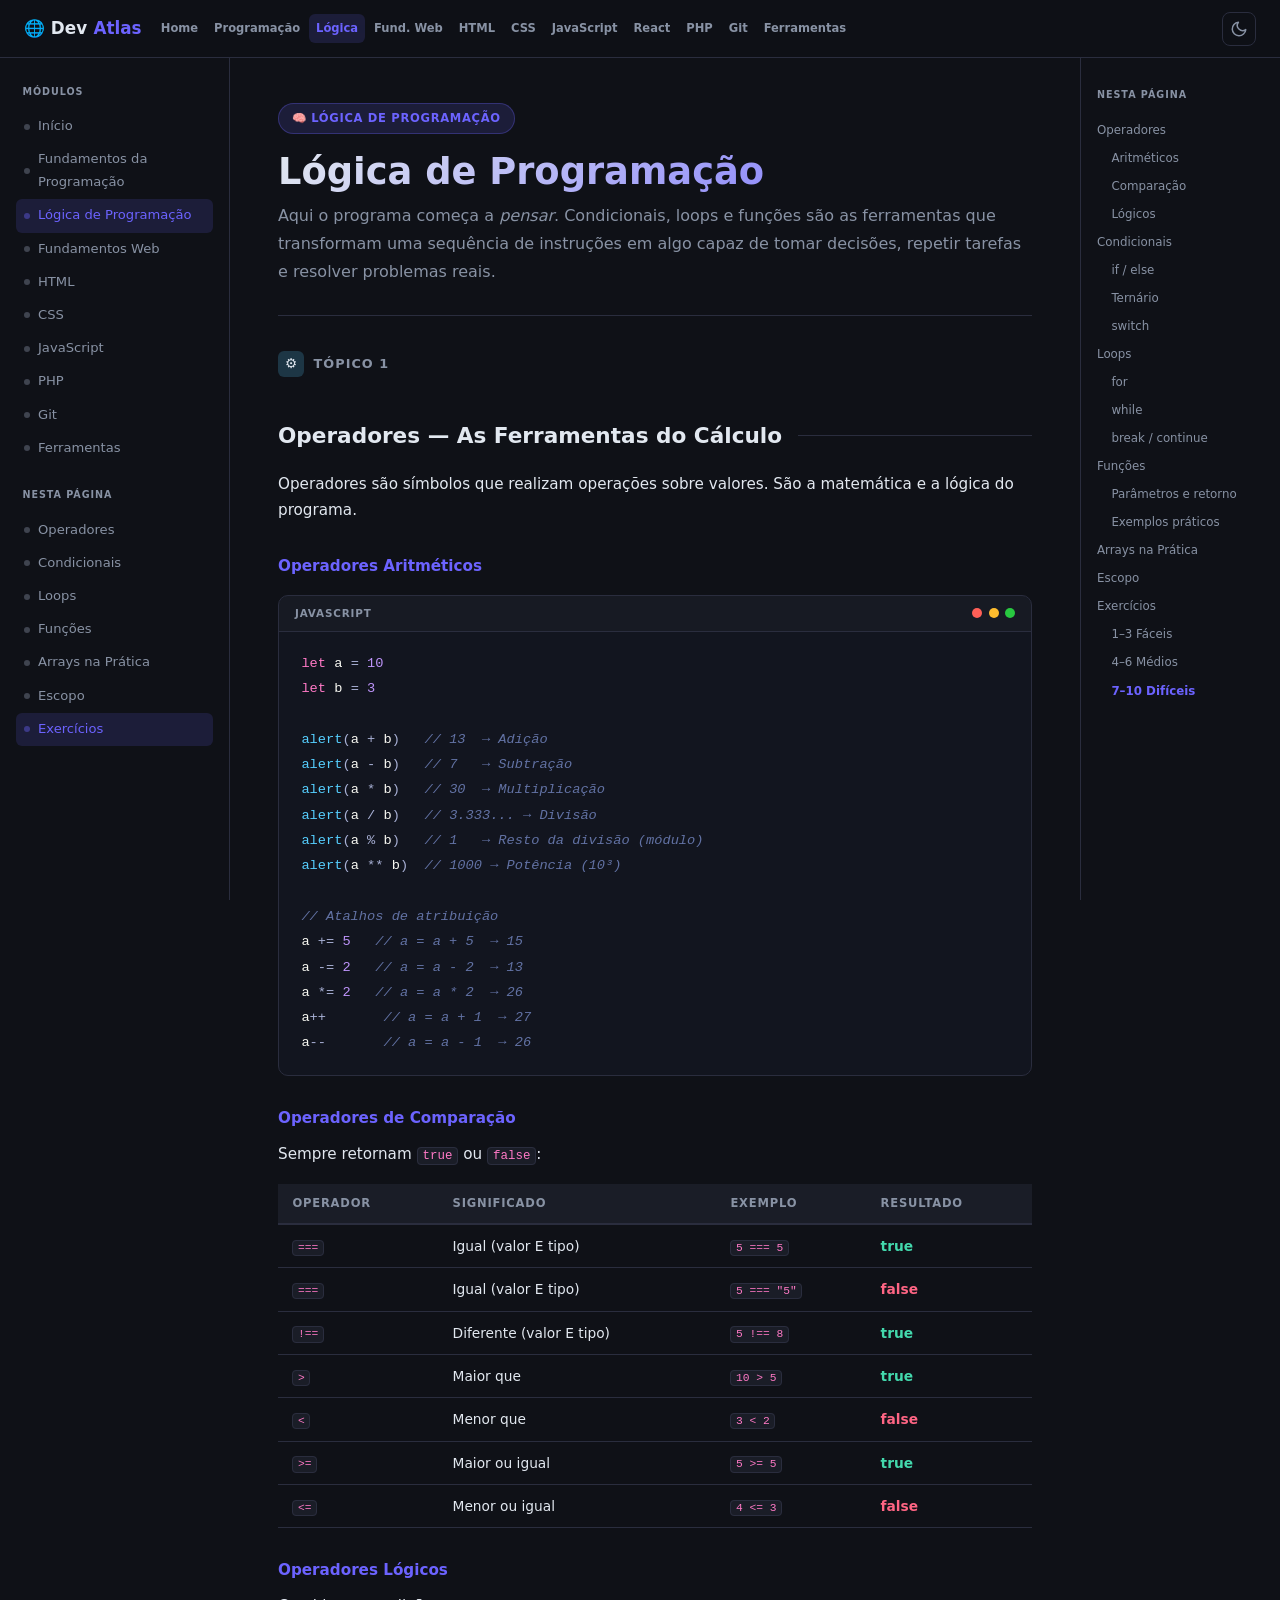
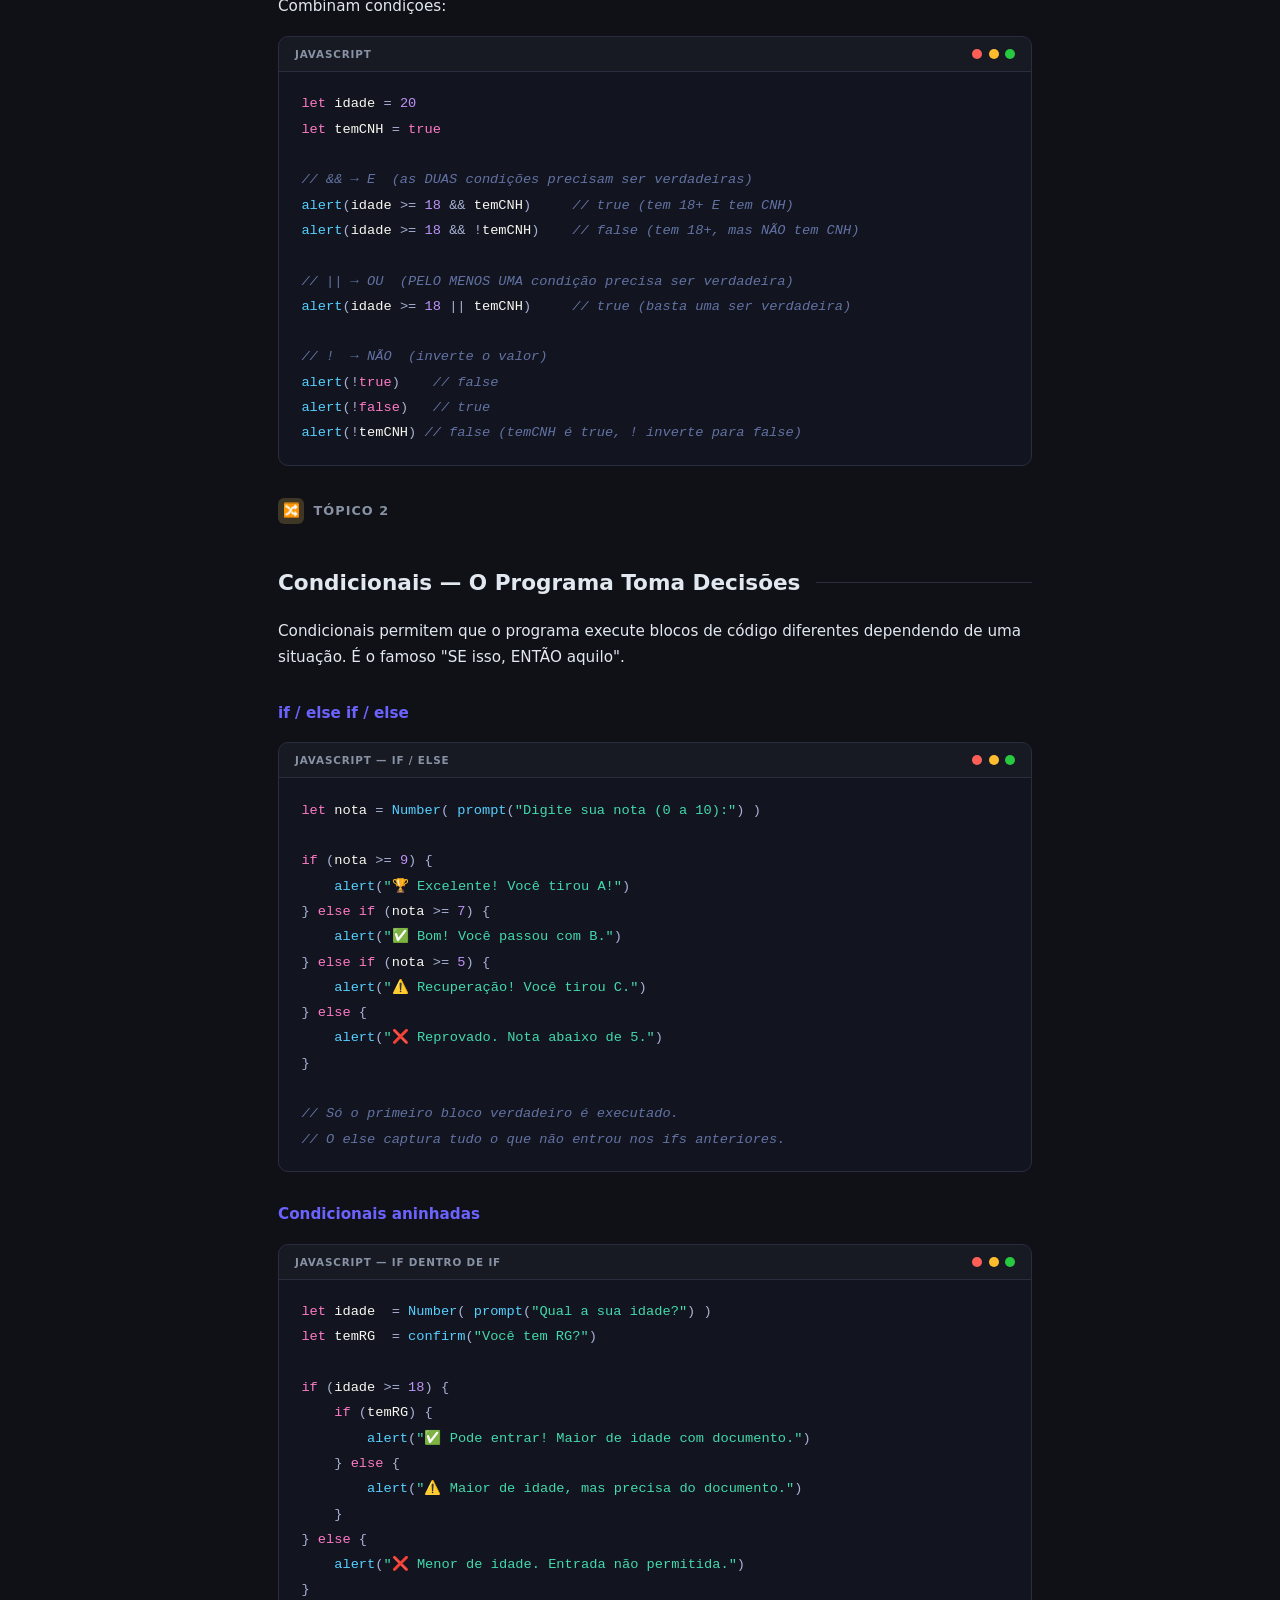
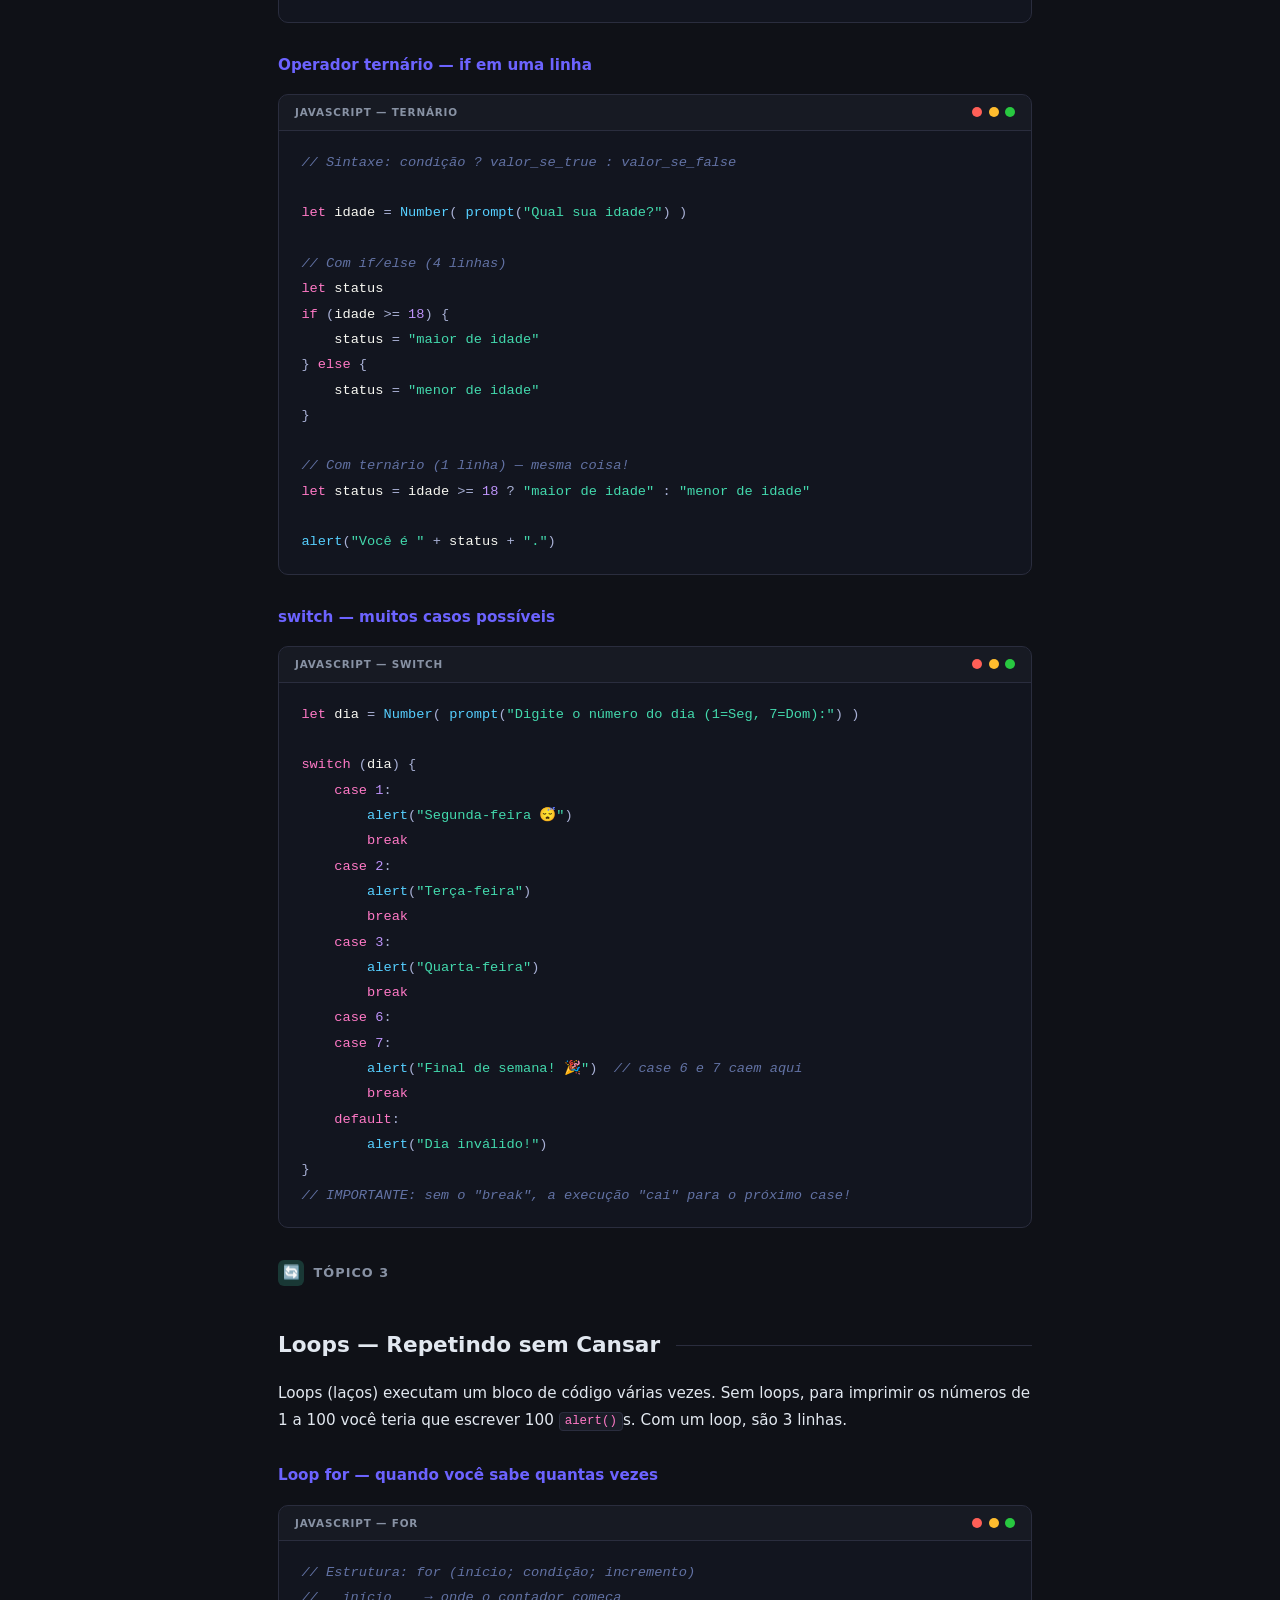
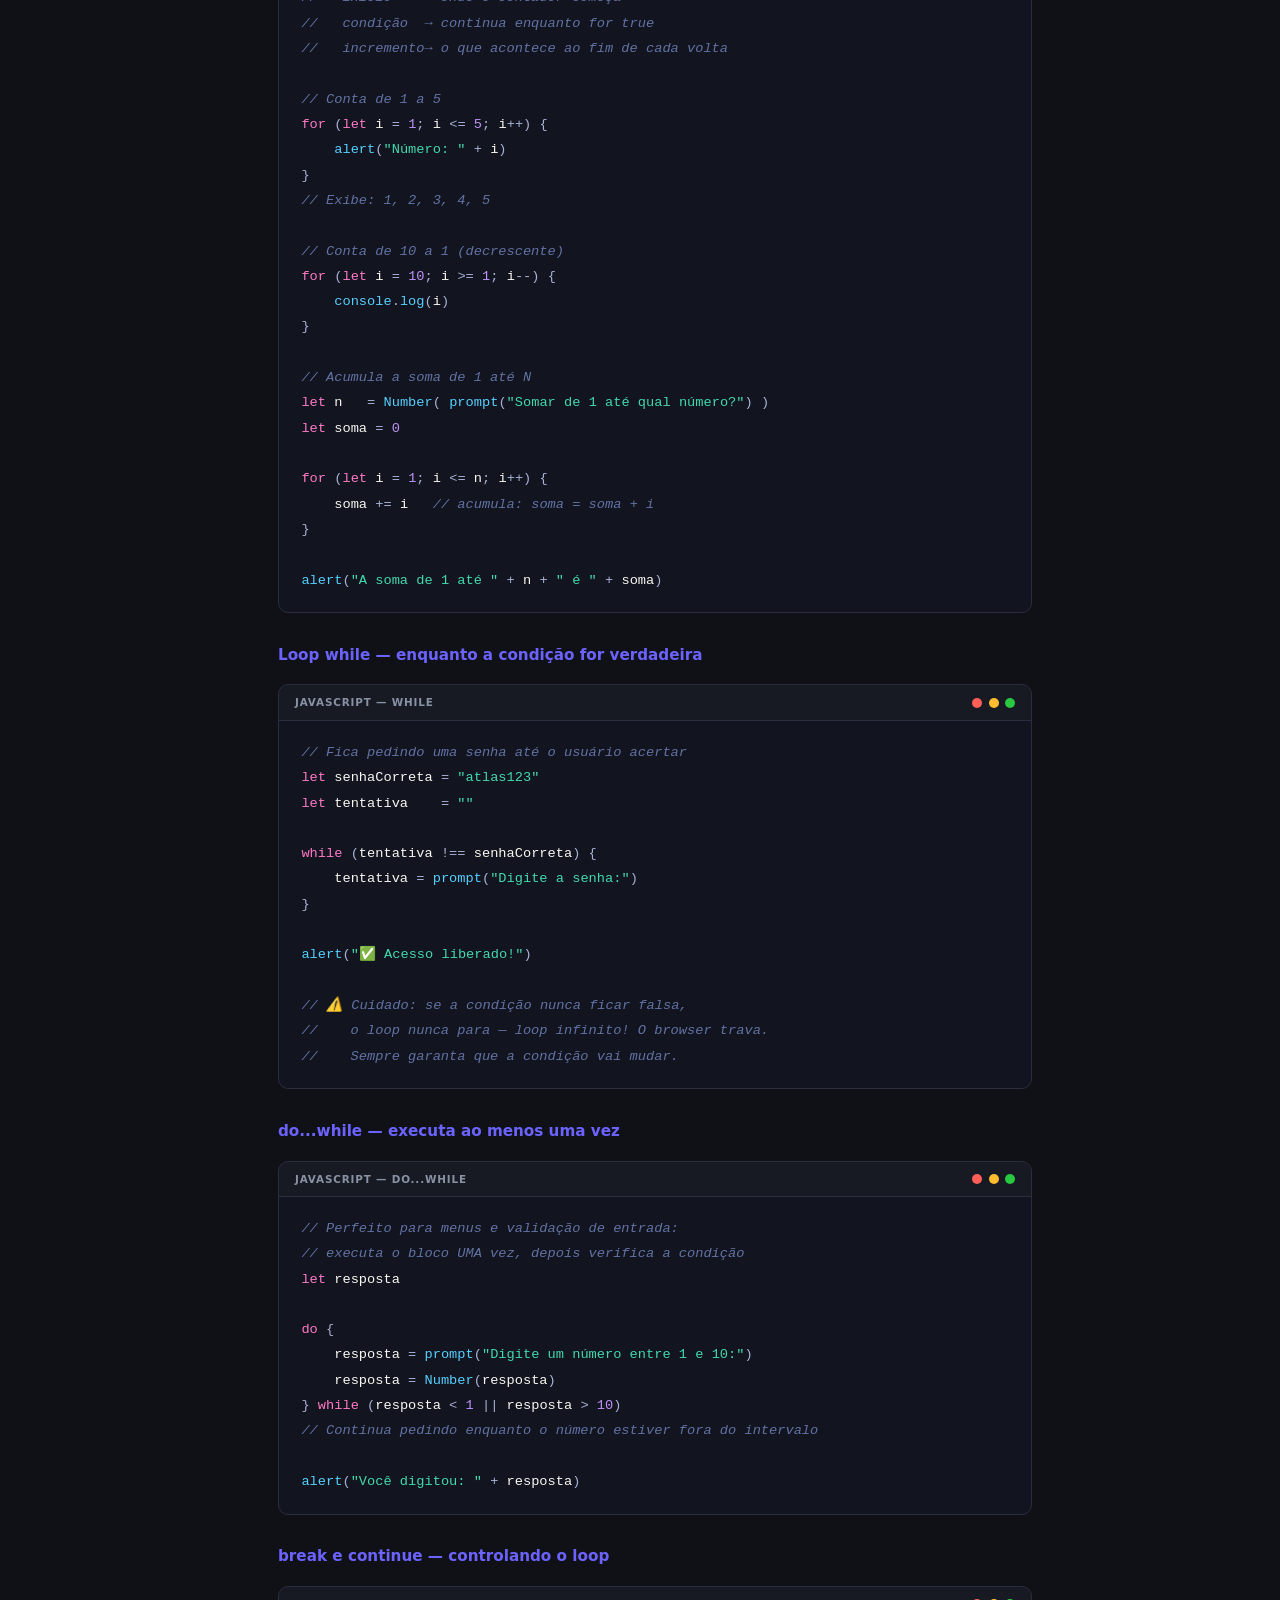
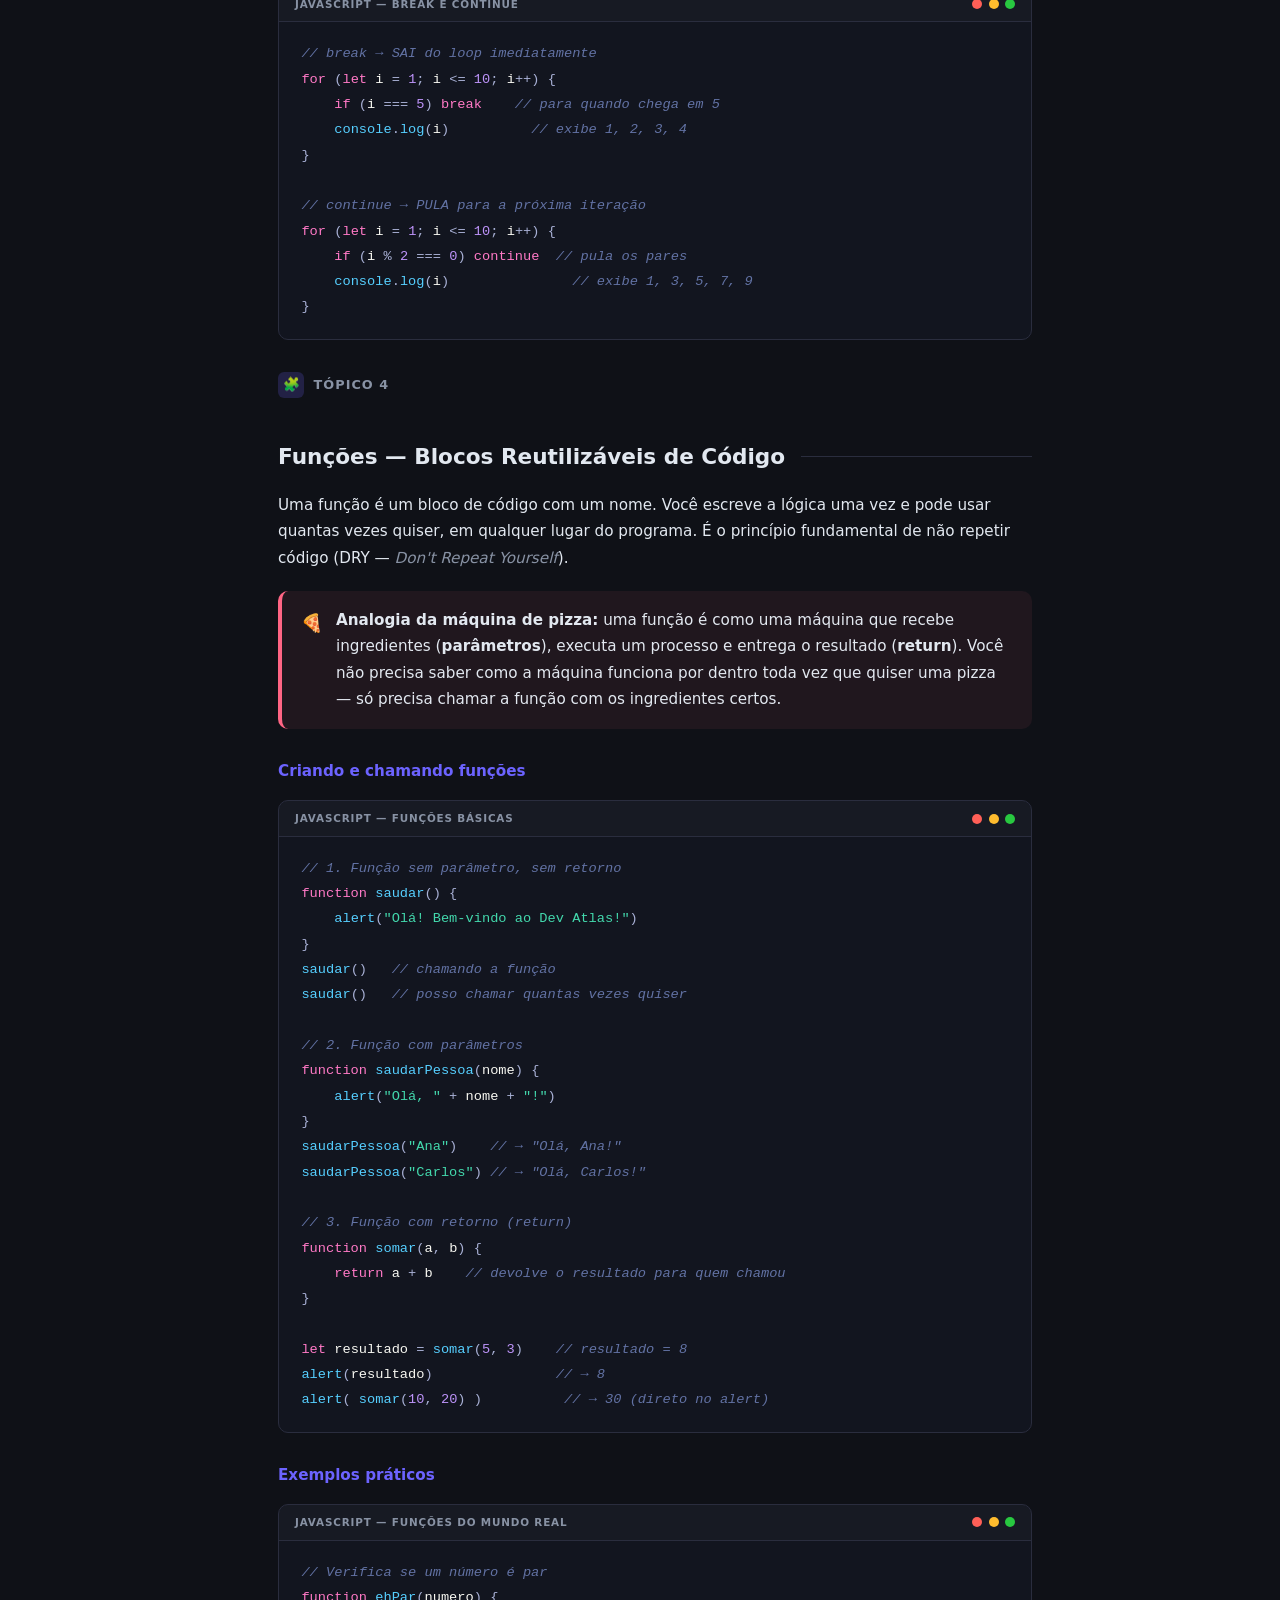
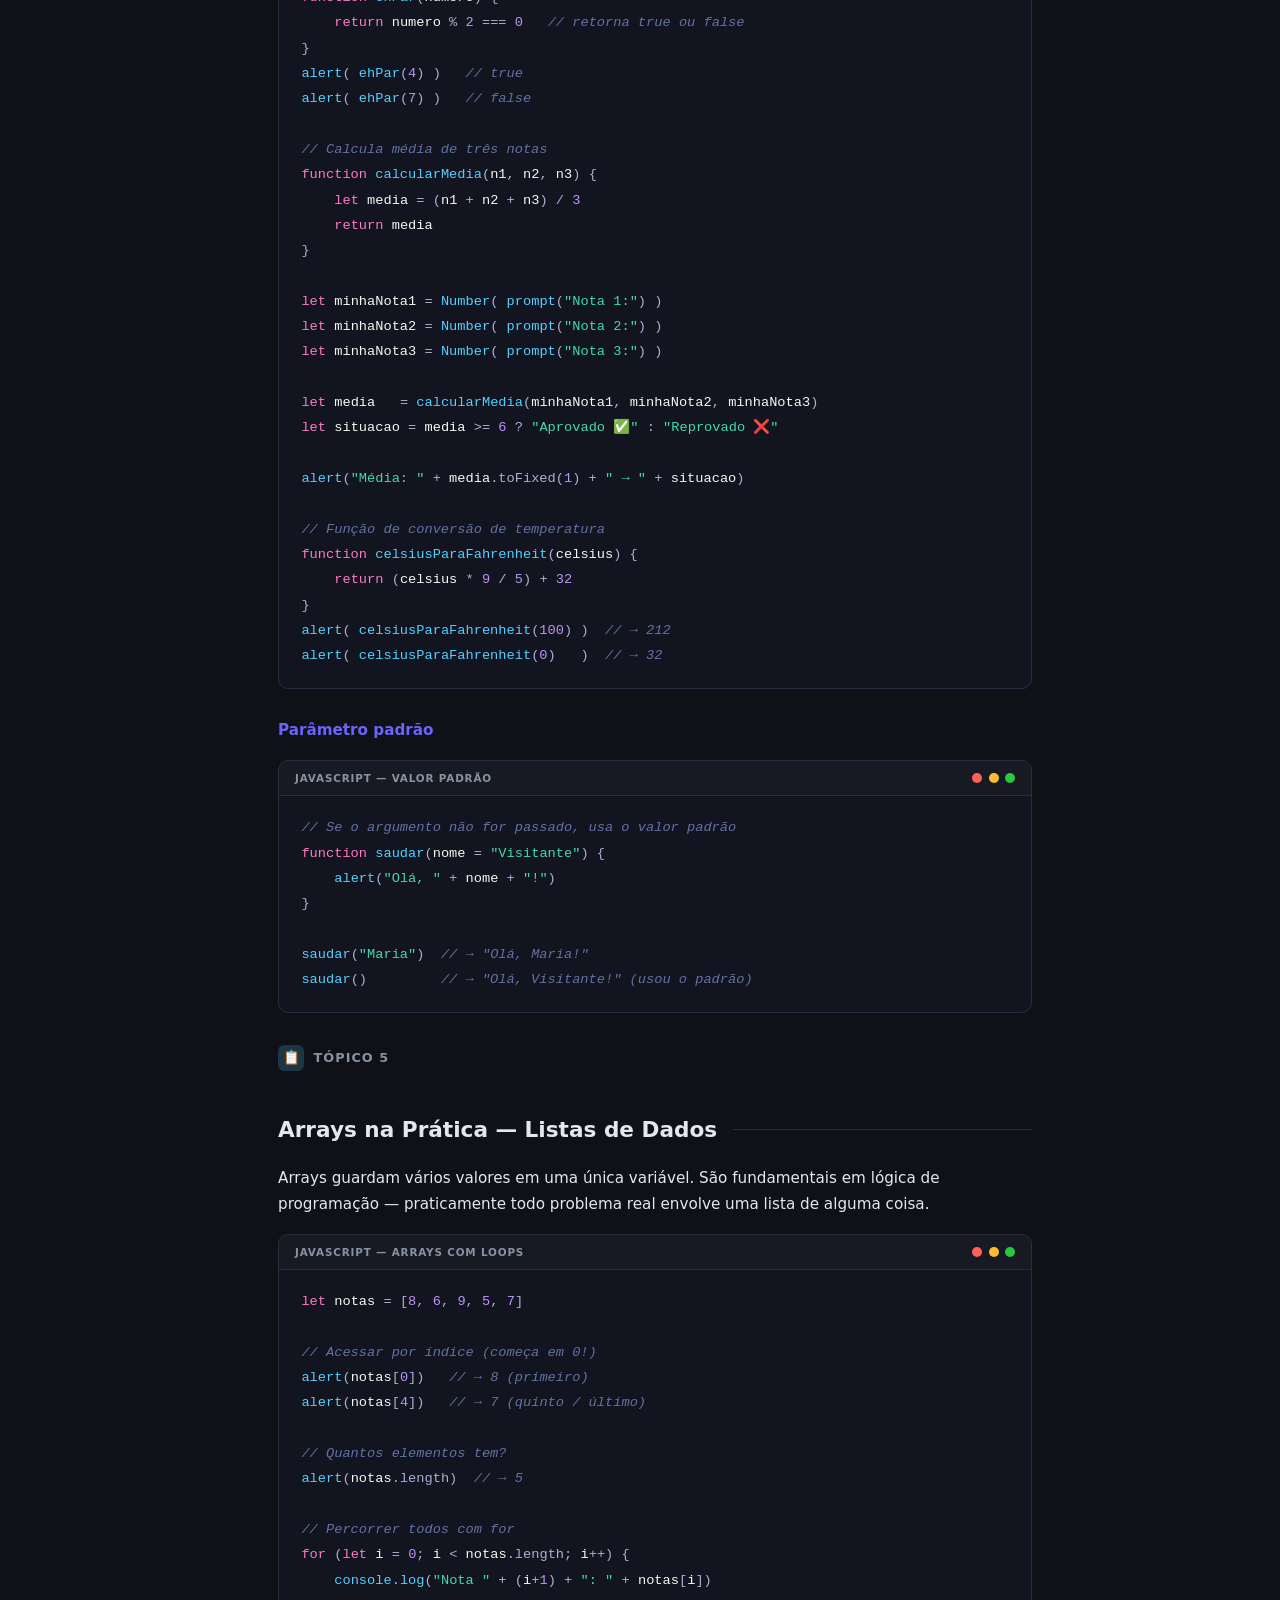
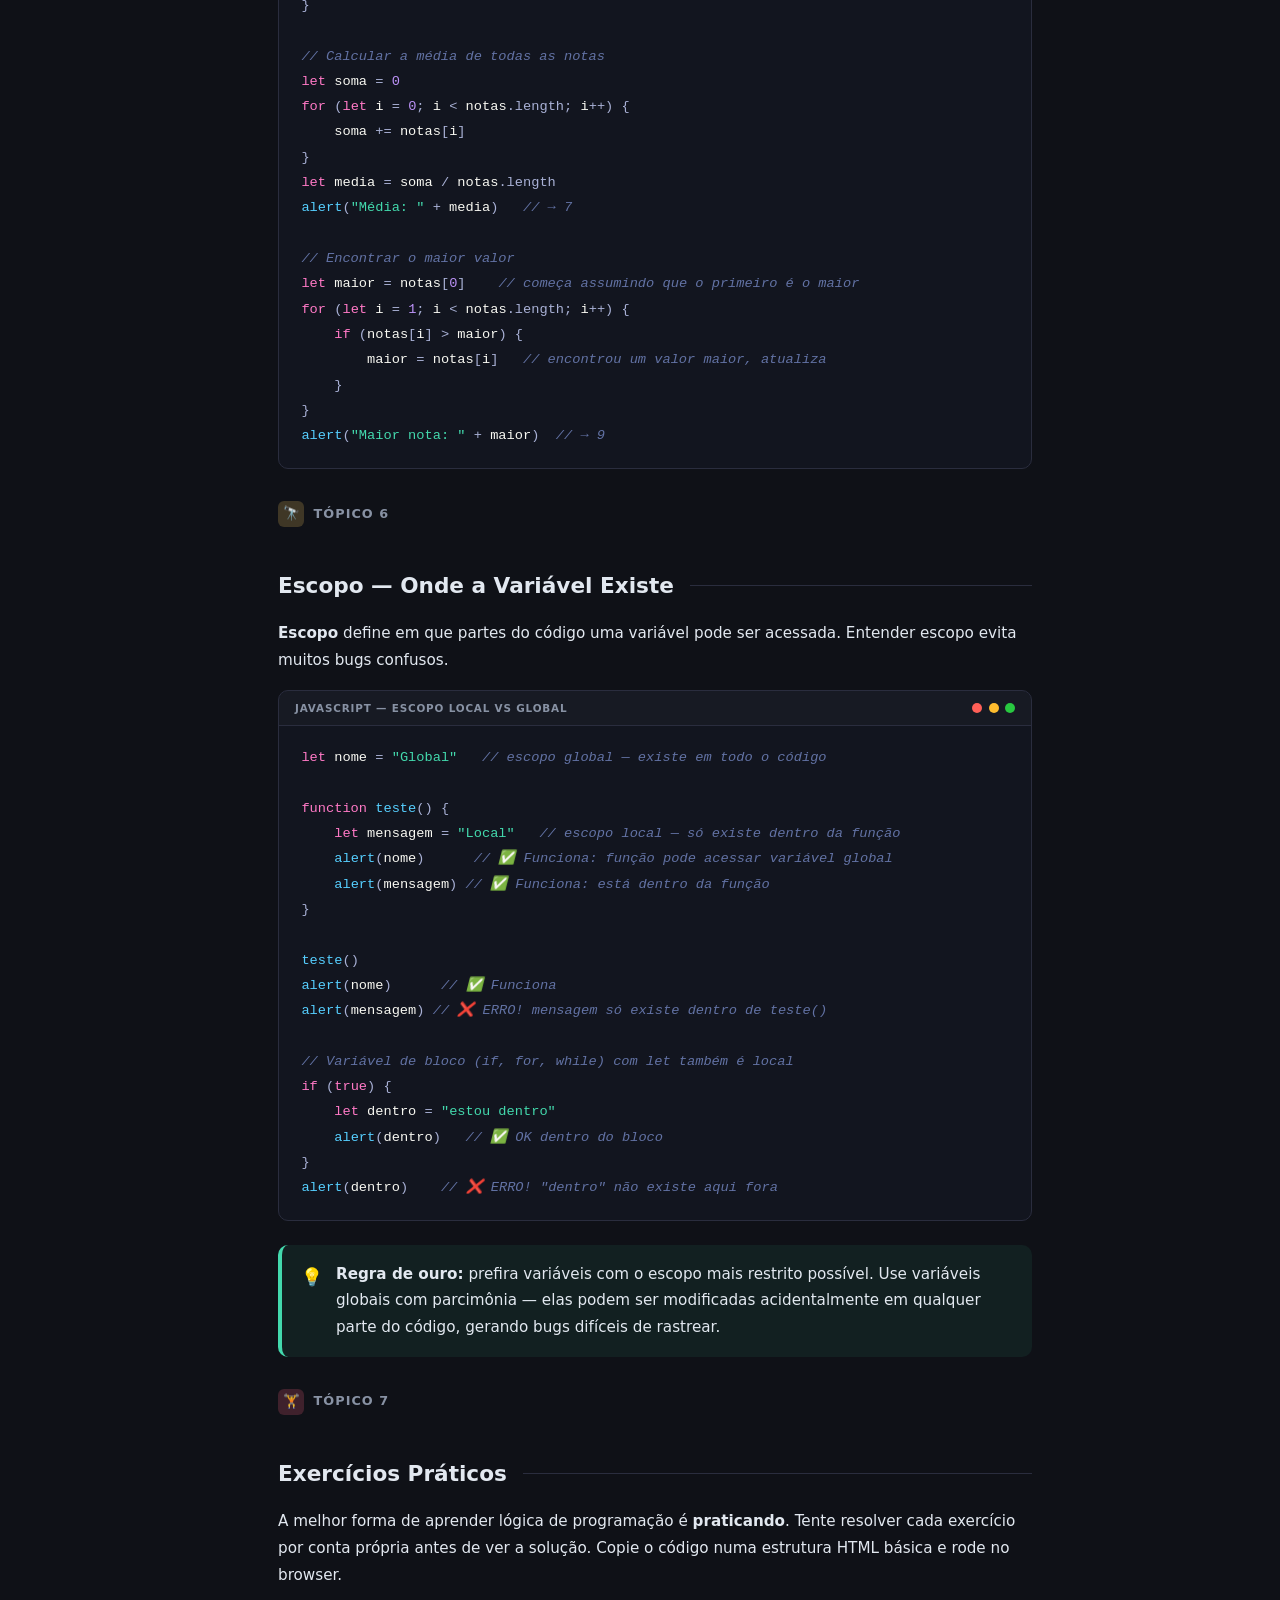
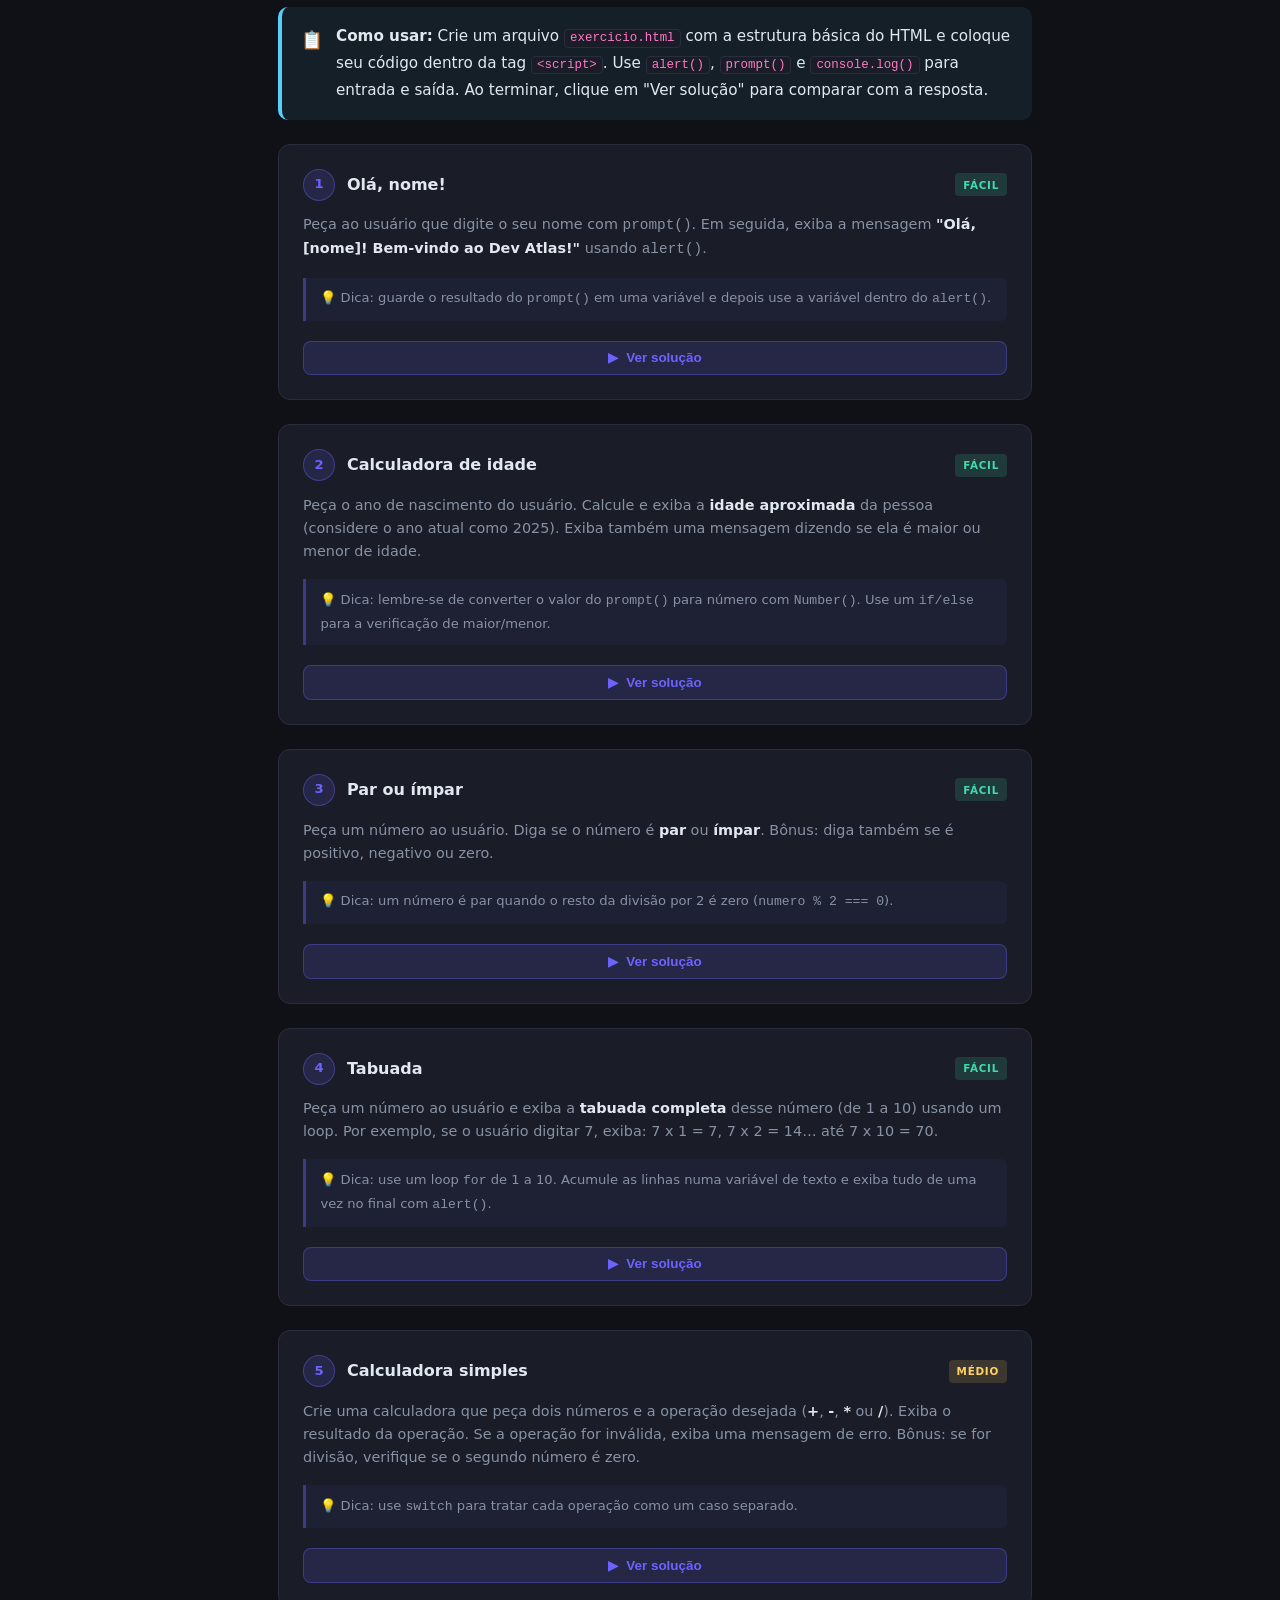
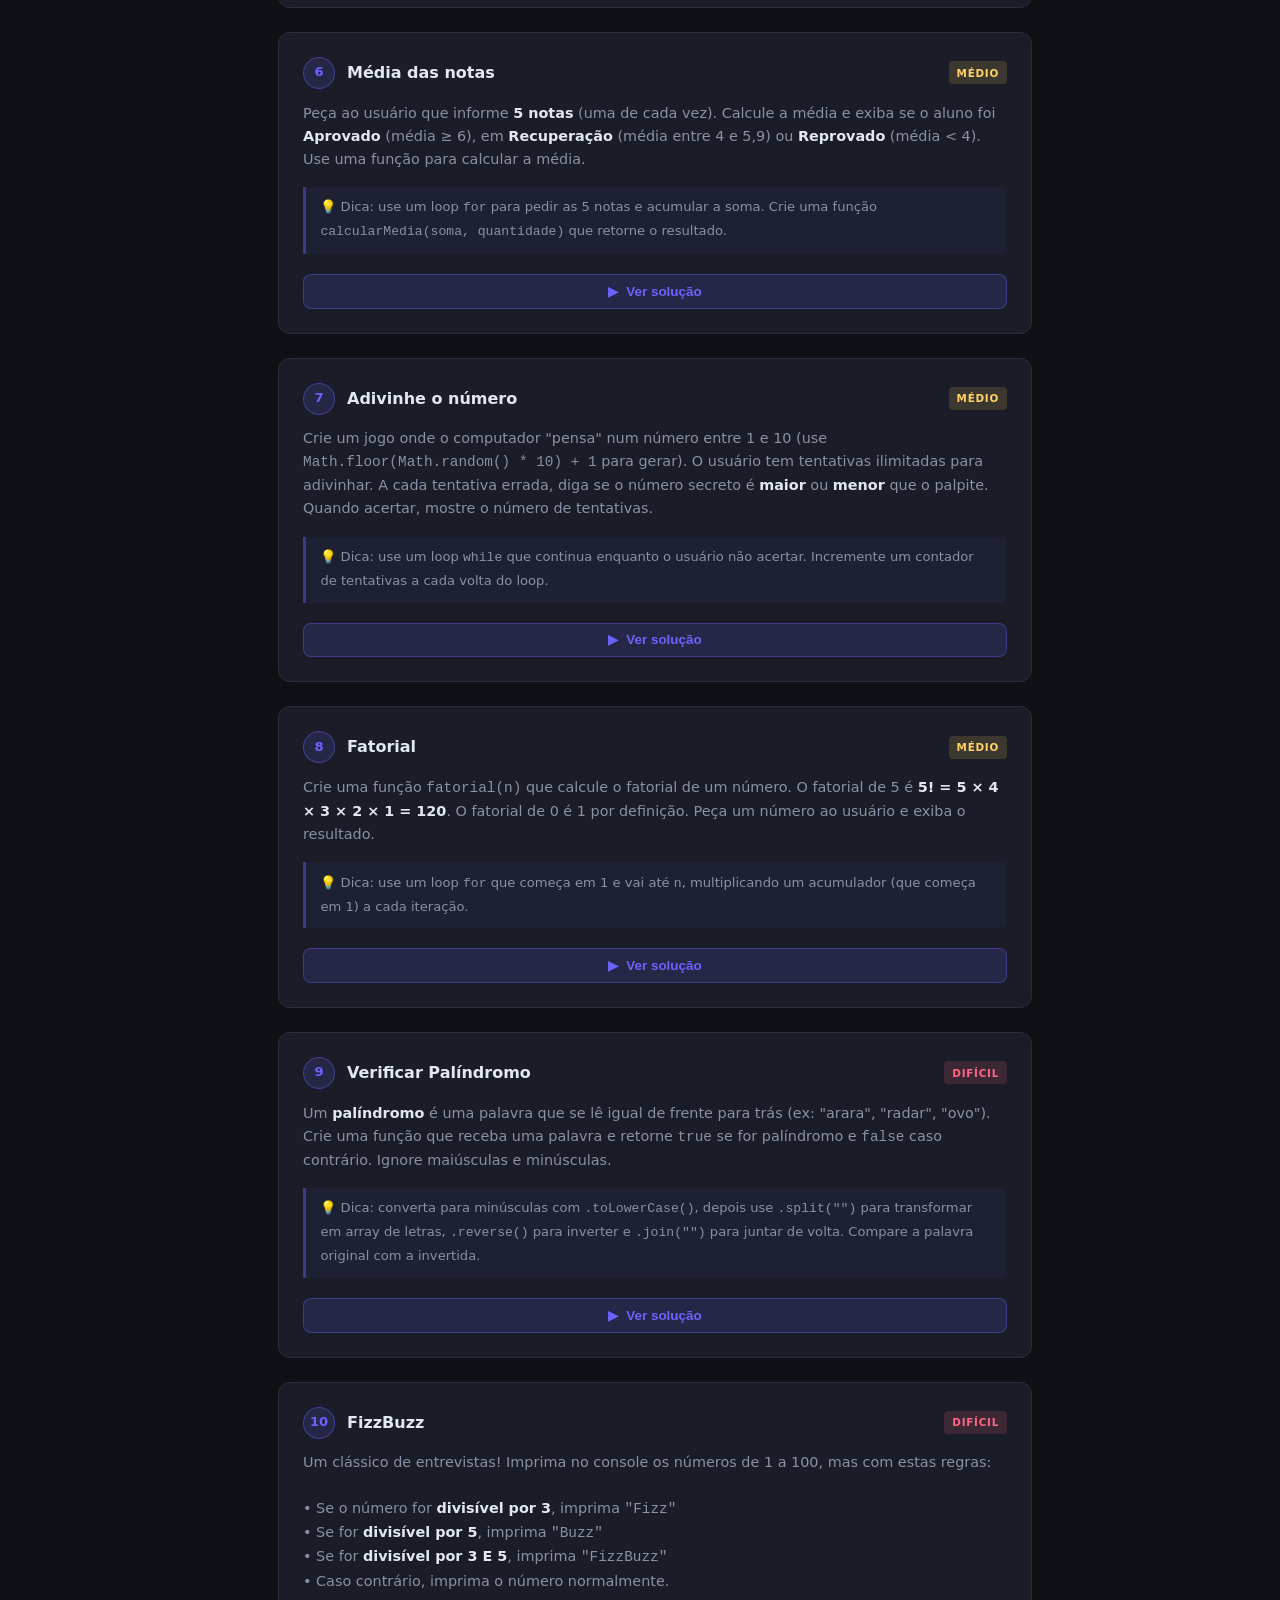
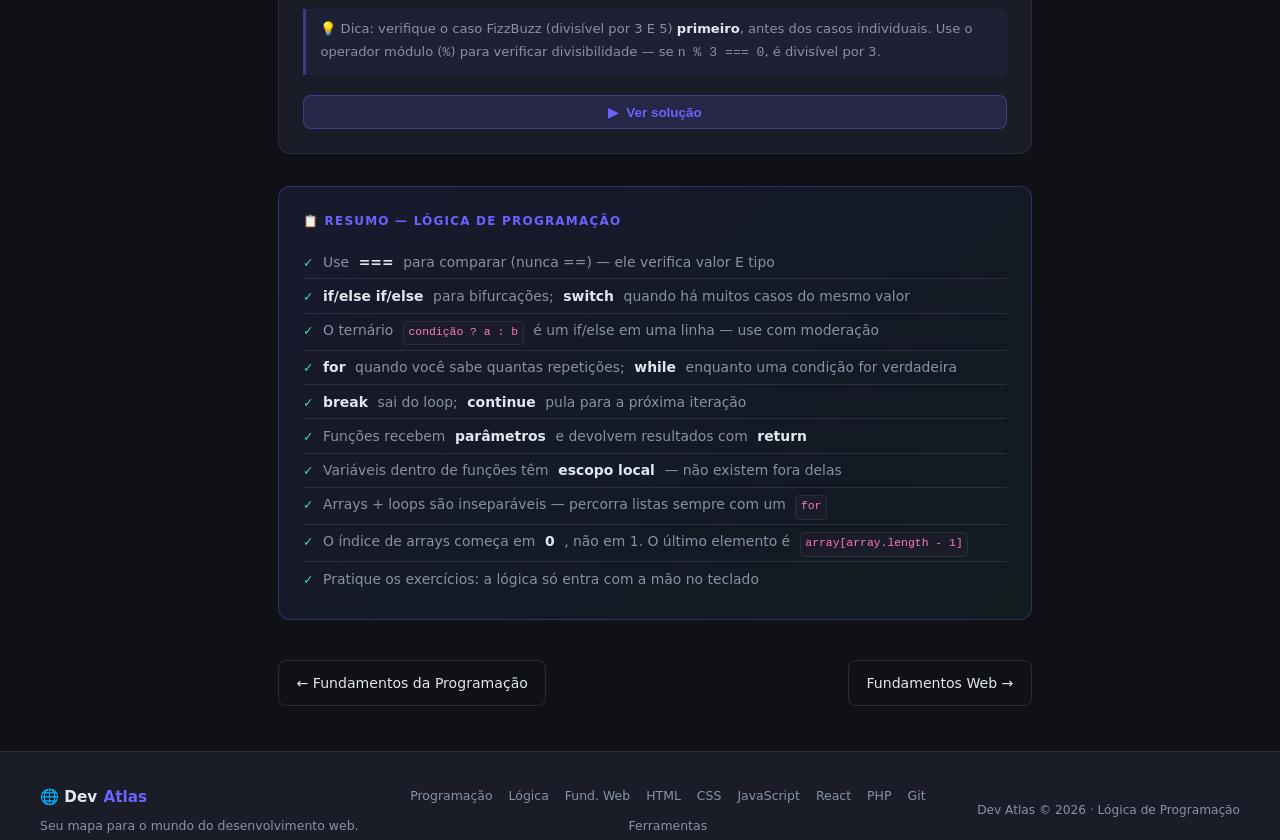
<file: logica.html>
﻿<!DOCTYPE html>
<html lang="pt-BR">
<head>
    <meta charset="UTF-8">
    <meta name="viewport" content="width=device-width, initial-scale=1.0">
    <meta name="description" content="Dev Atlas — Lógica de Programação: condicionais, loops, funções e exercícios práticos com JavaScript.">
    <title>Lógica de Programação — Dev Atlas</title>
    <link rel="stylesheet" href="./assets/css/style.css">
    <style>
        /* ── Exercício cards ── */
        .exercise {
            background: var(--bg-card);
            border: 1px solid var(--border);
            border-radius: 12px;
            padding: 1.5rem;
            margin: 1.5rem 0;
        }
        .exercise__header {
            display: flex;
            align-items: center;
            gap: .75rem;
            margin-bottom: .8rem;
        }
        .exercise__num {
            width: 32px; height: 32px; border-radius: 50%;
            background: var(--accent-dim);
            border: 1px solid rgba(108,99,255,.4);
            color: var(--accent);
            display: flex; align-items: center; justify-content: center;
            font-size: .82rem; font-weight: 800; flex-shrink: 0;
        }
        .exercise__title { font-size: 1rem; font-weight: 700; color: var(--text); }
        .exercise__level {
            font-size: .65rem; font-weight: 700; text-transform: uppercase;
            letter-spacing: .07em; border-radius: 4px;
            padding: .15rem .5rem; margin-left: auto; flex-shrink: 0;
        }
        .level-easy   { background: rgba(67,217,173,.15); color: var(--green); }
        .level-medium { background: rgba(255,209,102,.15); color: var(--yellow); }
        .level-hard   { background: rgba(255,101,132,.15); color: var(--red); }

        .exercise__desc { font-size: .9rem; color: var(--text-muted); margin-bottom: 1rem; line-height: 1.6; }
        .exercise__desc strong { color: var(--text); }

        .exercise__hint {
            font-size: .82rem; color: var(--text-muted);
            background: rgba(108,99,255,.06);
            border-left: 3px solid rgba(108,99,255,.4);
            padding: .6rem .9rem; border-radius: 0 6px 6px 0;
            margin-bottom: 1rem;
        }

        .btn-solution {
            display: inline-flex; align-items: center; gap: .5rem;
            background: var(--accent-dim);
            border: 1px solid rgba(108,99,255,.35);
            color: var(--accent);
            padding: .55rem 1.1rem;
            border-radius: 8px;
            font-size: .84rem; font-weight: 600;
            cursor: pointer;
            transition: background .2s, border-color .2s;
            width: 100%;
            justify-content: center;
            margin-top: .25rem;
        }
        .btn-solution:hover {
            background: rgba(108,99,255,.25);
            border-color: var(--accent);
        }
        .btn-solution .btn-icon { transition: transform .25s; }
        .btn-solution.open .btn-icon { transform: rotate(90deg); }

        .solution-panel {
            display: none;
            margin-top: 1rem;
            border-top: 1px solid var(--border);
            padding-top: 1rem;
        }
        .solution-panel.visible { display: block; }
        .solution-panel .sol-label {
            font-size: .7rem; font-weight: 700; text-transform: uppercase;
            letter-spacing: .08em; color: var(--green); margin-bottom: .5rem;
        }

        /* ── page nav ── */
        .page-nav { display: flex; justify-content: space-between; margin: 2.5rem 0 0; }
        .page-nav a {
            display: inline-flex; align-items: center; gap: .45rem;
            padding: .6rem 1.1rem; border-radius: 8px;
            border: 1px solid var(--border); font-size: .88rem;
            color: var(--text); text-decoration: none;
            transition: border-color .2s, background .2s;
        }
        .page-nav a:hover { border-color: var(--accent); background: rgba(108,99,255,.08); }

        /* ── operator table badges ── */
        .op-yes { color: var(--green); font-weight: 700; }
        .op-no  { color: var(--red);   font-weight: 700; }
    </style>
</head>
<body>
<!-- ── LAYOUT ── -->
<div class="page-wrapper">

    <!-- ── SIDEBAR ── -->
    <aside class="sidebar">
        <h3>Módulos</h3>
        <ul>
            <li><a href="index.html"><span class="dot"></span>Início</a></li>
            <li><a href="programacao.html"><span class="dot"></span>Fundamentos da Programação</a></li>
            <li><a href="logica.html" class="active"><span class="dot"></span>Lógica de Programação</a></li>
            <li><a href="fundamentos.html"><span class="dot"></span>Fundamentos Web</a></li>
            <li><a href="html.html"><span class="dot"></span>HTML</a></li>
            <li><a href="css.html"><span class="dot"></span>CSS</a></li>
            <li><a href="javascript.html"><span class="dot"></span>JavaScript</a></li>
            <li><a href="php.html"><span class="dot"></span>PHP</a></li>
            <li><a href="git.html"><span class="dot"></span>Git</a></li>
            <li><a href="ferramentas.html"><span class="dot"></span>Ferramentas</a></li>
        </ul>

        <h3>Nesta página</h3>
        <ul>
            <li><a href="#operadores"><span class="dot"></span>Operadores</a></li>
            <li><a href="#condicionais"><span class="dot"></span>Condicionais</a></li>
            <li><a href="#loops"><span class="dot"></span>Loops</a></li>
            <li><a href="#funcoes"><span class="dot"></span>Funções</a></li>
            <li><a href="#arrays-logica"><span class="dot"></span>Arrays na Prática</a></li>
            <li><a href="#escopo"><span class="dot"></span>Escopo</a></li>
            <li><a href="#exercicios"><span class="dot"></span>Exercícios</a></li>
        </ul>
    </aside>

    <!-- ── MAIN ── -->
    <main class="content">

        <div class="page-badge">🧠 Lógica de Programação</div>
        <h1 class="page-title">Lógica de Programação</h1>
        <p class="page-subtitle">
            Aqui o programa começa a <em>pensar</em>. Condicionais, loops e funções são as ferramentas
            que transformam uma sequência de instruções em algo capaz de tomar decisões, repetir tarefas
            e resolver problemas reais.
        </p>

        <!-- ─────────────────────────────────────
             1. OPERADORES
        ───────────────────────────────────── -->
        <section id="operadores">
            <div class="section-label">
                <div class="sl-icon sl-blue">⚙️</div>
                <span>Tópico 1</span>
            </div>
            <h2 class="section-h">Operadores — As Ferramentas do Cálculo</h2>

            <p>
                Operadores são símbolos que realizam operações sobre valores. São a matemática
                e a lógica do programa.
            </p>

            <h3 class="sub-h">Operadores Aritméticos</h3>
            <div class="code-block">
                <div class="cb-header">
                    <span class="cb-lang">JavaScript</span>
                    <div class="cb-dots">
                        <div class="cb-dot" style="background:#ff5f57"></div>
                        <div class="cb-dot" style="background:#febc2e"></div>
                        <div class="cb-dot" style="background:#28c840"></div>
                    </div>
                </div>
                <pre><code><span class="ck">let</span> <span class="cv">a</span> = <span class="cn">10</span>
<span class="ck">let</span> <span class="cv">b</span> = <span class="cn">3</span>

<span class="cf">alert</span>(<span class="cv">a</span> + <span class="cv">b</span>)   <span class="cc">// 13  → Adição</span>
<span class="cf">alert</span>(<span class="cv">a</span> - <span class="cv">b</span>)   <span class="cc">// 7   → Subtração</span>
<span class="cf">alert</span>(<span class="cv">a</span> * <span class="cv">b</span>)   <span class="cc">// 30  → Multiplicação</span>
<span class="cf">alert</span>(<span class="cv">a</span> / <span class="cv">b</span>)   <span class="cc">// 3.333... → Divisão</span>
<span class="cf">alert</span>(<span class="cv">a</span> % <span class="cv">b</span>)   <span class="cc">// 1   → Resto da divisão (módulo)</span>
<span class="cf">alert</span>(<span class="cv">a</span> ** <span class="cv">b</span>)  <span class="cc">// 1000 → Potência (10³)</span>

<span class="cc">// Atalhos de atribuição</span>
<span class="cv">a</span> += <span class="cn">5</span>   <span class="cc">// a = a + 5  → 15</span>
<span class="cv">a</span> -= <span class="cn">2</span>   <span class="cc">// a = a - 2  → 13</span>
<span class="cv">a</span> *= <span class="cn">2</span>   <span class="cc">// a = a * 2  → 26</span>
<span class="cv">a</span>++       <span class="cc">// a = a + 1  → 27</span>
<span class="cv">a</span>--       <span class="cc">// a = a - 1  → 26</span></code></pre>
            </div>

            <h3 class="sub-h">Operadores de Comparação</h3>
            <p>Sempre retornam <code>true</code> ou <code>false</code>:</p>

            <div class="tbl-wrap">
                <table>
                    <thead>
                        <tr><th>Operador</th><th>Significado</th><th>Exemplo</th><th>Resultado</th></tr>
                    </thead>
                    <tbody>
                        <tr><td><code>===</code></td><td>Igual (valor E tipo)</td><td><code>5 === 5</code></td><td><span class="op-yes">true</span></td></tr>
                        <tr><td><code>===</code></td><td>Igual (valor E tipo)</td><td><code>5 === "5"</code></td><td><span class="op-no">false</span></td></tr>
                        <tr><td><code>!==</code></td><td>Diferente (valor E tipo)</td><td><code>5 !== 8</code></td><td><span class="op-yes">true</span></td></tr>
                        <tr><td><code>&gt;</code></td><td>Maior que</td><td><code>10 &gt; 5</code></td><td><span class="op-yes">true</span></td></tr>
                        <tr><td><code>&lt;</code></td><td>Menor que</td><td><code>3 &lt; 2</code></td><td><span class="op-no">false</span></td></tr>
                        <tr><td><code>&gt;=</code></td><td>Maior ou igual</td><td><code>5 &gt;= 5</code></td><td><span class="op-yes">true</span></td></tr>
                        <tr><td><code>&lt;=</code></td><td>Menor ou igual</td><td><code>4 &lt;= 3</code></td><td><span class="op-no">false</span></td></tr>
                    </tbody>
                </table>
            </div>

            <h3 class="sub-h">Operadores Lógicos</h3>
            <p>Combinam condições:</p>

            <div class="code-block">
                <div class="cb-header">
                    <span class="cb-lang">JavaScript</span>
                    <div class="cb-dots">
                        <div class="cb-dot" style="background:#ff5f57"></div>
                        <div class="cb-dot" style="background:#febc2e"></div>
                        <div class="cb-dot" style="background:#28c840"></div>
                    </div>
                </div>
                <pre><code><span class="ck">let</span> <span class="cv">idade</span> = <span class="cn">20</span>
<span class="ck">let</span> <span class="cv">temCNH</span> = <span class="ck">true</span>

<span class="cc">// && → E  (as DUAS condições precisam ser verdadeiras)</span>
<span class="cf">alert</span>(<span class="cv">idade</span> >= <span class="cn">18</span> && <span class="cv">temCNH</span>)     <span class="cc">// true (tem 18+ E tem CNH)</span>
<span class="cf">alert</span>(<span class="cv">idade</span> >= <span class="cn">18</span> && !<span class="cv">temCNH</span>)    <span class="cc">// false (tem 18+, mas NÃO tem CNH)</span>

<span class="cc">// || → OU  (PELO MENOS UMA condição precisa ser verdadeira)</span>
<span class="cf">alert</span>(<span class="cv">idade</span> >= <span class="cn">18</span> || <span class="cv">temCNH</span>)     <span class="cc">// true (basta uma ser verdadeira)</span>

<span class="cc">// !  → NÃO  (inverte o valor)</span>
<span class="cf">alert</span>(!<span class="ck">true</span>)    <span class="cc">// false</span>
<span class="cf">alert</span>(!<span class="ck">false</span>)   <span class="cc">// true</span>
<span class="cf">alert</span>(!<span class="cv">temCNH</span>) <span class="cc">// false (temCNH é true, ! inverte para false)</span></code></pre>
            </div>
        </section>

        <!-- ─────────────────────────────────────
             2. CONDICIONAIS
        ───────────────────────────────────── -->
        <section id="condicionais">
            <div class="section-label">
                <div class="sl-icon sl-yellow">🔀</div>
                <span>Tópico 2</span>
            </div>
            <h2 class="section-h">Condicionais — O Programa Toma Decisões</h2>

            <p>
                Condicionais permitem que o programa execute blocos de código diferentes dependendo
                de uma situação. É o famoso "SE isso, ENTÃO aquilo".
            </p>

            <h3 class="sub-h">if / else if / else</h3>

            <div class="code-block">
                <div class="cb-header">
                    <span class="cb-lang">JavaScript — if / else</span>
                    <div class="cb-dots">
                        <div class="cb-dot" style="background:#ff5f57"></div>
                        <div class="cb-dot" style="background:#febc2e"></div>
                        <div class="cb-dot" style="background:#28c840"></div>
                    </div>
                </div>
                <pre><code><span class="ck">let</span> <span class="cv">nota</span> = <span class="cf">Number</span>( <span class="cf">prompt</span>(<span class="cs">"Digite sua nota (0 a 10):"</span>) )

<span class="ck">if</span> (<span class="cv">nota</span> >= <span class="cn">9</span>) {
    <span class="cf">alert</span>(<span class="cs">"🏆 Excelente! Você tirou A!"</span>)
} <span class="ck">else if</span> (<span class="cv">nota</span> >= <span class="cn">7</span>) {
    <span class="cf">alert</span>(<span class="cs">"✅ Bom! Você passou com B."</span>)
} <span class="ck">else if</span> (<span class="cv">nota</span> >= <span class="cn">5</span>) {
    <span class="cf">alert</span>(<span class="cs">"⚠️ Recuperação! Você tirou C."</span>)
} <span class="ck">else</span> {
    <span class="cf">alert</span>(<span class="cs">"❌ Reprovado. Nota abaixo de 5."</span>)
}

<span class="cc">// Só o primeiro bloco verdadeiro é executado.
// O else captura tudo o que não entrou nos ifs anteriores.</span></code></pre>
            </div>

            <h3 class="sub-h">Condicionais aninhadas</h3>

            <div class="code-block">
                <div class="cb-header">
                    <span class="cb-lang">JavaScript — if dentro de if</span>
                    <div class="cb-dots">
                        <div class="cb-dot" style="background:#ff5f57"></div>
                        <div class="cb-dot" style="background:#febc2e"></div>
                        <div class="cb-dot" style="background:#28c840"></div>
                    </div>
                </div>
                <pre><code><span class="ck">let</span> <span class="cv">idade</span>  = <span class="cf">Number</span>( <span class="cf">prompt</span>(<span class="cs">"Qual a sua idade?"</span>) )
<span class="ck">let</span> <span class="cv">temRG</span>  = <span class="cf">confirm</span>(<span class="cs">"Você tem RG?"</span>)

<span class="ck">if</span> (<span class="cv">idade</span> >= <span class="cn">18</span>) {
    <span class="ck">if</span> (<span class="cv">temRG</span>) {
        <span class="cf">alert</span>(<span class="cs">"✅ Pode entrar! Maior de idade com documento."</span>)
    } <span class="ck">else</span> {
        <span class="cf">alert</span>(<span class="cs">"⚠️ Maior de idade, mas precisa do documento."</span>)
    }
} <span class="ck">else</span> {
    <span class="cf">alert</span>(<span class="cs">"❌ Menor de idade. Entrada não permitida."</span>)
}</code></pre>
            </div>

            <h3 class="sub-h">Operador ternário — if em uma linha</h3>

            <div class="code-block">
                <div class="cb-header">
                    <span class="cb-lang">JavaScript — Ternário</span>
                    <div class="cb-dots">
                        <div class="cb-dot" style="background:#ff5f57"></div>
                        <div class="cb-dot" style="background:#febc2e"></div>
                        <div class="cb-dot" style="background:#28c840"></div>
                    </div>
                </div>
                <pre><code><span class="cc">// Sintaxe: condição ? valor_se_true : valor_se_false</span>

<span class="ck">let</span> <span class="cv">idade</span> = <span class="cf">Number</span>( <span class="cf">prompt</span>(<span class="cs">"Qual sua idade?"</span>) )

<span class="cc">// Com if/else (4 linhas)</span>
<span class="ck">let</span> <span class="cv">status</span>
<span class="ck">if</span> (<span class="cv">idade</span> >= <span class="cn">18</span>) {
    <span class="cv">status</span> = <span class="cs">"maior de idade"</span>
} <span class="ck">else</span> {
    <span class="cv">status</span> = <span class="cs">"menor de idade"</span>
}

<span class="cc">// Com ternário (1 linha) — mesma coisa!</span>
<span class="ck">let</span> <span class="cv">status</span> = <span class="cv">idade</span> >= <span class="cn">18</span> ? <span class="cs">"maior de idade"</span> : <span class="cs">"menor de idade"</span>

<span class="cf">alert</span>(<span class="cs">"Você é "</span> + <span class="cv">status</span> + <span class="cs">"."</span>)</code></pre>
            </div>

            <h3 class="sub-h">switch — muitos casos possíveis</h3>

            <div class="code-block">
                <div class="cb-header">
                    <span class="cb-lang">JavaScript — switch</span>
                    <div class="cb-dots">
                        <div class="cb-dot" style="background:#ff5f57"></div>
                        <div class="cb-dot" style="background:#febc2e"></div>
                        <div class="cb-dot" style="background:#28c840"></div>
                    </div>
                </div>
                <pre><code><span class="ck">let</span> <span class="cv">dia</span> = <span class="cf">Number</span>( <span class="cf">prompt</span>(<span class="cs">"Digite o número do dia (1=Seg, 7=Dom):"</span>) )

<span class="ck">switch</span> (<span class="cv">dia</span>) {
    <span class="ck">case</span> <span class="cn">1</span>:
        <span class="cf">alert</span>(<span class="cs">"Segunda-feira 😴"</span>)
        <span class="ck">break</span>
    <span class="ck">case</span> <span class="cn">2</span>:
        <span class="cf">alert</span>(<span class="cs">"Terça-feira"</span>)
        <span class="ck">break</span>
    <span class="ck">case</span> <span class="cn">3</span>:
        <span class="cf">alert</span>(<span class="cs">"Quarta-feira"</span>)
        <span class="ck">break</span>
    <span class="ck">case</span> <span class="cn">6</span>:
    <span class="ck">case</span> <span class="cn">7</span>:
        <span class="cf">alert</span>(<span class="cs">"Final de semana! 🎉"</span>)  <span class="cc">// case 6 e 7 caem aqui</span>
        <span class="ck">break</span>
    <span class="ck">default</span>:
        <span class="cf">alert</span>(<span class="cs">"Dia inválido!"</span>)
}
<span class="cc">// IMPORTANTE: sem o "break", a execução "cai" para o próximo case!</span></code></pre>
            </div>
        </section>

        <!-- ─────────────────────────────────────
             3. LOOPS
        ───────────────────────────────────── -->
        <section id="loops">
            <div class="section-label">
                <div class="sl-icon sl-green">🔄</div>
                <span>Tópico 3</span>
            </div>
            <h2 class="section-h">Loops — Repetindo sem Cansar</h2>

            <p>
                Loops (laços) executam um bloco de código várias vezes. Sem loops, para imprimir
                os números de 1 a 100 você teria que escrever 100 <code>alert()</code>s.
                Com um loop, são 3 linhas.
            </p>

            <h3 class="sub-h">Loop for — quando você sabe quantas vezes</h3>

            <div class="code-block">
                <div class="cb-header">
                    <span class="cb-lang">JavaScript — for</span>
                    <div class="cb-dots">
                        <div class="cb-dot" style="background:#ff5f57"></div>
                        <div class="cb-dot" style="background:#febc2e"></div>
                        <div class="cb-dot" style="background:#28c840"></div>
                    </div>
                </div>
                <pre><code><span class="cc">// Estrutura: for (início; condição; incremento)</span>
<span class="cc">//   início    → onde o contador começa</span>
<span class="cc">//   condição  → continua enquanto for true</span>
<span class="cc">//   incremento→ o que acontece ao fim de cada volta</span>

<span class="cc">// Conta de 1 a 5</span>
<span class="ck">for</span> (<span class="ck">let</span> <span class="cv">i</span> = <span class="cn">1</span>; <span class="cv">i</span> <= <span class="cn">5</span>; <span class="cv">i</span>++) {
    <span class="cf">alert</span>(<span class="cs">"Número: "</span> + <span class="cv">i</span>)
}
<span class="cc">// Exibe: 1, 2, 3, 4, 5</span>

<span class="cc">// Conta de 10 a 1 (decrescente)</span>
<span class="ck">for</span> (<span class="ck">let</span> <span class="cv">i</span> = <span class="cn">10</span>; <span class="cv">i</span> >= <span class="cn">1</span>; <span class="cv">i</span>--) {
    <span class="cf">console</span>.<span class="cf">log</span>(<span class="cv">i</span>)
}

<span class="cc">// Acumula a soma de 1 até N</span>
<span class="ck">let</span> <span class="cv">n</span>   = <span class="cf">Number</span>( <span class="cf">prompt</span>(<span class="cs">"Somar de 1 até qual número?"</span>) )
<span class="ck">let</span> <span class="cv">soma</span> = <span class="cn">0</span>

<span class="ck">for</span> (<span class="ck">let</span> <span class="cv">i</span> = <span class="cn">1</span>; <span class="cv">i</span> <= <span class="cv">n</span>; <span class="cv">i</span>++) {
    <span class="cv">soma</span> += <span class="cv">i</span>   <span class="cc">// acumula: soma = soma + i</span>
}

<span class="cf">alert</span>(<span class="cs">"A soma de 1 até "</span> + <span class="cv">n</span> + <span class="cs">" é "</span> + <span class="cv">soma</span>)</code></pre>
            </div>

            <h3 class="sub-h">Loop while — enquanto a condição for verdadeira</h3>

            <div class="code-block">
                <div class="cb-header">
                    <span class="cb-lang">JavaScript — while</span>
                    <div class="cb-dots">
                        <div class="cb-dot" style="background:#ff5f57"></div>
                        <div class="cb-dot" style="background:#febc2e"></div>
                        <div class="cb-dot" style="background:#28c840"></div>
                    </div>
                </div>
                <pre><code><span class="cc">// Fica pedindo uma senha até o usuário acertar</span>
<span class="ck">let</span> <span class="cv">senhaCorreta</span> = <span class="cs">"atlas123"</span>
<span class="ck">let</span> <span class="cv">tentativa</span>    = <span class="cs">""</span>

<span class="ck">while</span> (<span class="cv">tentativa</span> !== <span class="cv">senhaCorreta</span>) {
    <span class="cv">tentativa</span> = <span class="cf">prompt</span>(<span class="cs">"Digite a senha:"</span>)
}

<span class="cf">alert</span>(<span class="cs">"✅ Acesso liberado!"</span>)

<span class="cc">// ⚠️ Cuidado: se a condição nunca ficar falsa,
//    o loop nunca para — loop infinito! O browser trava.
//    Sempre garanta que a condição vai mudar.</span></code></pre>
            </div>

            <h3 class="sub-h">do...while — executa ao menos uma vez</h3>

            <div class="code-block">
                <div class="cb-header">
                    <span class="cb-lang">JavaScript — do...while</span>
                    <div class="cb-dots">
                        <div class="cb-dot" style="background:#ff5f57"></div>
                        <div class="cb-dot" style="background:#febc2e"></div>
                        <div class="cb-dot" style="background:#28c840"></div>
                    </div>
                </div>
                <pre><code><span class="cc">// Perfeito para menus e validação de entrada:
// executa o bloco UMA vez, depois verifica a condição</span>
<span class="ck">let</span> <span class="cv">resposta</span>

<span class="ck">do</span> {
    <span class="cv">resposta</span> = <span class="cf">prompt</span>(<span class="cs">"Digite um número entre 1 e 10:"</span>)
    <span class="cv">resposta</span> = <span class="cf">Number</span>(<span class="cv">resposta</span>)
} <span class="ck">while</span> (<span class="cv">resposta</span> < <span class="cn">1</span> || <span class="cv">resposta</span> > <span class="cn">10</span>)
<span class="cc">// Continua pedindo enquanto o número estiver fora do intervalo</span>

<span class="cf">alert</span>(<span class="cs">"Você digitou: "</span> + <span class="cv">resposta</span>)</code></pre>
            </div>

            <h3 class="sub-h">break e continue — controlando o loop</h3>

            <div class="code-block">
                <div class="cb-header">
                    <span class="cb-lang">JavaScript — break e continue</span>
                    <div class="cb-dots">
                        <div class="cb-dot" style="background:#ff5f57"></div>
                        <div class="cb-dot" style="background:#febc2e"></div>
                        <div class="cb-dot" style="background:#28c840"></div>
                    </div>
                </div>
                <pre><code><span class="cc">// break → SAI do loop imediatamente</span>
<span class="ck">for</span> (<span class="ck">let</span> <span class="cv">i</span> = <span class="cn">1</span>; <span class="cv">i</span> <= <span class="cn">10</span>; <span class="cv">i</span>++) {
    <span class="ck">if</span> (<span class="cv">i</span> === <span class="cn">5</span>) <span class="ck">break</span>    <span class="cc">// para quando chega em 5</span>
    <span class="cf">console</span>.<span class="cf">log</span>(<span class="cv">i</span>)          <span class="cc">// exibe 1, 2, 3, 4</span>
}

<span class="cc">// continue → PULA para a próxima iteração</span>
<span class="ck">for</span> (<span class="ck">let</span> <span class="cv">i</span> = <span class="cn">1</span>; <span class="cv">i</span> <= <span class="cn">10</span>; <span class="cv">i</span>++) {
    <span class="ck">if</span> (<span class="cv">i</span> % <span class="cn">2</span> === <span class="cn">0</span>) <span class="ck">continue</span>  <span class="cc">// pula os pares</span>
    <span class="cf">console</span>.<span class="cf">log</span>(<span class="cv">i</span>)               <span class="cc">// exibe 1, 3, 5, 7, 9</span>
}</code></pre>
            </div>
        </section>

        <!-- ─────────────────────────────────────
             4. FUNÇÕES
        ───────────────────────────────────── -->
        <section id="funcoes">
            <div class="section-label">
                <div class="sl-icon sl-purple">🧩</div>
                <span>Tópico 4</span>
            </div>
            <h2 class="section-h">Funções — Blocos Reutilizáveis de Código</h2>

            <p>
                Uma função é um bloco de código com um nome. Você escreve a lógica uma vez e
                pode usar quantas vezes quiser, em qualquer lugar do programa. É o princípio
                fundamental de não repetir código (DRY — <em>Don't Repeat Yourself</em>).
            </p>

            <div class="callout fun">
                <div class="callout-icon">🍕</div>
                <div class="callout-body">
                    <p>
                        <strong>Analogia da máquina de pizza:</strong> uma função é como uma máquina
                        que recebe ingredientes (<strong>parâmetros</strong>), executa um processo e
                        entrega o resultado (<strong>return</strong>). Você não precisa saber como a
                        máquina funciona por dentro toda vez que quiser uma pizza — só precisa chamar
                        a função com os ingredientes certos.
                    </p>
                </div>
            </div>

            <h3 class="sub-h">Criando e chamando funções</h3>

            <div class="code-block">
                <div class="cb-header">
                    <span class="cb-lang">JavaScript — Funções básicas</span>
                    <div class="cb-dots">
                        <div class="cb-dot" style="background:#ff5f57"></div>
                        <div class="cb-dot" style="background:#febc2e"></div>
                        <div class="cb-dot" style="background:#28c840"></div>
                    </div>
                </div>
                <pre><code><span class="cc">// 1. Função sem parâmetro, sem retorno</span>
<span class="ck">function</span> <span class="cf">saudar</span>() {
    <span class="cf">alert</span>(<span class="cs">"Olá! Bem-vindo ao Dev Atlas!"</span>)
}
<span class="cf">saudar</span>()   <span class="cc">// chamando a função</span>
<span class="cf">saudar</span>()   <span class="cc">// posso chamar quantas vezes quiser</span>

<span class="cc">// 2. Função com parâmetros</span>
<span class="ck">function</span> <span class="cf">saudarPessoa</span>(<span class="cv">nome</span>) {
    <span class="cf">alert</span>(<span class="cs">"Olá, "</span> + <span class="cv">nome</span> + <span class="cs">"!"</span>)
}
<span class="cf">saudarPessoa</span>(<span class="cs">"Ana"</span>)    <span class="cc">// → "Olá, Ana!"</span>
<span class="cf">saudarPessoa</span>(<span class="cs">"Carlos"</span>) <span class="cc">// → "Olá, Carlos!"</span>

<span class="cc">// 3. Função com retorno (return)</span>
<span class="ck">function</span> <span class="cf">somar</span>(<span class="cv">a</span>, <span class="cv">b</span>) {
    <span class="ck">return</span> <span class="cv">a</span> + <span class="cv">b</span>    <span class="cc">// devolve o resultado para quem chamou</span>
}

<span class="ck">let</span> <span class="cv">resultado</span> = <span class="cf">somar</span>(<span class="cn">5</span>, <span class="cn">3</span>)    <span class="cc">// resultado = 8</span>
<span class="cf">alert</span>(<span class="cv">resultado</span>)               <span class="cc">// → 8</span>
<span class="cf">alert</span>( <span class="cf">somar</span>(<span class="cn">10</span>, <span class="cn">20</span>) )          <span class="cc">// → 30 (direto no alert)</span></code></pre>
            </div>

            <h3 class="sub-h">Exemplos práticos</h3>

            <div class="code-block">
                <div class="cb-header">
                    <span class="cb-lang">JavaScript — Funções do mundo real</span>
                    <div class="cb-dots">
                        <div class="cb-dot" style="background:#ff5f57"></div>
                        <div class="cb-dot" style="background:#febc2e"></div>
                        <div class="cb-dot" style="background:#28c840"></div>
                    </div>
                </div>
                <pre><code><span class="cc">// Verifica se um número é par</span>
<span class="ck">function</span> <span class="cf">ehPar</span>(<span class="cv">numero</span>) {
    <span class="ck">return</span> <span class="cv">numero</span> % <span class="cn">2</span> === <span class="cn">0</span>   <span class="cc">// retorna true ou false</span>
}
<span class="cf">alert</span>( <span class="cf">ehPar</span>(<span class="cn">4</span>) )   <span class="cc">// true</span>
<span class="cf">alert</span>( <span class="cf">ehPar</span>(<span class="cn">7</span>) )   <span class="cc">// false</span>

<span class="cc">// Calcula média de três notas</span>
<span class="ck">function</span> <span class="cf">calcularMedia</span>(<span class="cv">n1</span>, <span class="cv">n2</span>, <span class="cv">n3</span>) {
    <span class="ck">let</span> <span class="cv">media</span> = (<span class="cv">n1</span> + <span class="cv">n2</span> + <span class="cv">n3</span>) / <span class="cn">3</span>
    <span class="ck">return</span> <span class="cv">media</span>
}

<span class="ck">let</span> <span class="cv">minhaNota1</span> = <span class="cf">Number</span>( <span class="cf">prompt</span>(<span class="cs">"Nota 1:"</span>) )
<span class="ck">let</span> <span class="cv">minhaNota2</span> = <span class="cf">Number</span>( <span class="cf">prompt</span>(<span class="cs">"Nota 2:"</span>) )
<span class="ck">let</span> <span class="cv">minhaNota3</span> = <span class="cf">Number</span>( <span class="cf">prompt</span>(<span class="cs">"Nota 3:"</span>) )

<span class="ck">let</span> <span class="cv">media</span>   = <span class="cf">calcularMedia</span>(<span class="cv">minhaNota1</span>, <span class="cv">minhaNota2</span>, <span class="cv">minhaNota3</span>)
<span class="ck">let</span> <span class="cv">situacao</span> = <span class="cv">media</span> >= <span class="cn">6</span> ? <span class="cs">"Aprovado ✅"</span> : <span class="cs">"Reprovado ❌"</span>

<span class="cf">alert</span>(<span class="cs">"Média: "</span> + <span class="cv">media</span>.toFixed(<span class="cn">1</span>) + <span class="cs">" → "</span> + <span class="cv">situacao</span>)

<span class="cc">// Função de conversão de temperatura</span>
<span class="ck">function</span> <span class="cf">celsiusParaFahrenheit</span>(<span class="cv">celsius</span>) {
    <span class="ck">return</span> (<span class="cv">celsius</span> * <span class="cn">9</span> / <span class="cn">5</span>) + <span class="cn">32</span>
}
<span class="cf">alert</span>( <span class="cf">celsiusParaFahrenheit</span>(<span class="cn">100</span>) )  <span class="cc">// → 212</span>
<span class="cf">alert</span>( <span class="cf">celsiusParaFahrenheit</span>(<span class="cn">0</span>)   )  <span class="cc">// → 32</span></code></pre>
            </div>

            <h3 class="sub-h">Parâmetro padrão</h3>

            <div class="code-block">
                <div class="cb-header">
                    <span class="cb-lang">JavaScript — Valor padrão</span>
                    <div class="cb-dots">
                        <div class="cb-dot" style="background:#ff5f57"></div>
                        <div class="cb-dot" style="background:#febc2e"></div>
                        <div class="cb-dot" style="background:#28c840"></div>
                    </div>
                </div>
                <pre><code><span class="cc">// Se o argumento não for passado, usa o valor padrão</span>
<span class="ck">function</span> <span class="cf">saudar</span>(<span class="cv">nome</span> = <span class="cs">"Visitante"</span>) {
    <span class="cf">alert</span>(<span class="cs">"Olá, "</span> + <span class="cv">nome</span> + <span class="cs">"!"</span>)
}

<span class="cf">saudar</span>(<span class="cs">"Maria"</span>)  <span class="cc">// → "Olá, Maria!"</span>
<span class="cf">saudar</span>()         <span class="cc">// → "Olá, Visitante!" (usou o padrão)</span></code></pre>
            </div>
        </section>

        <!-- ─────────────────────────────────────
             5. ARRAYS NA PRÁTICA
        ───────────────────────────────────── -->
        <section id="arrays-logica">
            <div class="section-label">
                <div class="sl-icon sl-blue">📋</div>
                <span>Tópico 5</span>
            </div>
            <h2 class="section-h">Arrays na Prática — Listas de Dados</h2>

            <p>
                Arrays guardam vários valores em uma única variável. São fundamentais em lógica
                de programação — praticamente todo problema real envolve uma lista de alguma coisa.
            </p>

            <div class="code-block">
                <div class="cb-header">
                    <span class="cb-lang">JavaScript — Arrays com loops</span>
                    <div class="cb-dots">
                        <div class="cb-dot" style="background:#ff5f57"></div>
                        <div class="cb-dot" style="background:#febc2e"></div>
                        <div class="cb-dot" style="background:#28c840"></div>
                    </div>
                </div>
                <pre><code><span class="ck">let</span> <span class="cv">notas</span> = [<span class="cn">8</span>, <span class="cn">6</span>, <span class="cn">9</span>, <span class="cn">5</span>, <span class="cn">7</span>]

<span class="cc">// Acessar por índice (começa em 0!)</span>
<span class="cf">alert</span>(<span class="cv">notas</span>[<span class="cn">0</span>])   <span class="cc">// → 8 (primeiro)</span>
<span class="cf">alert</span>(<span class="cv">notas</span>[<span class="cn">4</span>])   <span class="cc">// → 7 (quinto / último)</span>

<span class="cc">// Quantos elementos tem?</span>
<span class="cf">alert</span>(<span class="cv">notas</span>.length)  <span class="cc">// → 5</span>

<span class="cc">// Percorrer todos com for</span>
<span class="ck">for</span> (<span class="ck">let</span> <span class="cv">i</span> = <span class="cn">0</span>; <span class="cv">i</span> < <span class="cv">notas</span>.length; <span class="cv">i</span>++) {
    <span class="cf">console</span>.<span class="cf">log</span>(<span class="cs">"Nota "</span> + (<span class="cv">i</span>+<span class="cn">1</span>) + <span class="cs">": "</span> + <span class="cv">notas</span>[<span class="cv">i</span>])
}

<span class="cc">// Calcular a média de todas as notas</span>
<span class="ck">let</span> <span class="cv">soma</span> = <span class="cn">0</span>
<span class="ck">for</span> (<span class="ck">let</span> <span class="cv">i</span> = <span class="cn">0</span>; <span class="cv">i</span> < <span class="cv">notas</span>.length; <span class="cv">i</span>++) {
    <span class="cv">soma</span> += <span class="cv">notas</span>[<span class="cv">i</span>]
}
<span class="ck">let</span> <span class="cv">media</span> = <span class="cv">soma</span> / <span class="cv">notas</span>.length
<span class="cf">alert</span>(<span class="cs">"Média: "</span> + <span class="cv">media</span>)   <span class="cc">// → 7</span>

<span class="cc">// Encontrar o maior valor</span>
<span class="ck">let</span> <span class="cv">maior</span> = <span class="cv">notas</span>[<span class="cn">0</span>]    <span class="cc">// começa assumindo que o primeiro é o maior</span>
<span class="ck">for</span> (<span class="ck">let</span> <span class="cv">i</span> = <span class="cn">1</span>; <span class="cv">i</span> < <span class="cv">notas</span>.length; <span class="cv">i</span>++) {
    <span class="ck">if</span> (<span class="cv">notas</span>[<span class="cv">i</span>] > <span class="cv">maior</span>) {
        <span class="cv">maior</span> = <span class="cv">notas</span>[<span class="cv">i</span>]   <span class="cc">// encontrou um valor maior, atualiza</span>
    }
}
<span class="cf">alert</span>(<span class="cs">"Maior nota: "</span> + <span class="cv">maior</span>)  <span class="cc">// → 9</span></code></pre>
            </div>
        </section>

        <!-- ─────────────────────────────────────
             6. ESCOPO
        ───────────────────────────────────── -->
        <section id="escopo">
            <div class="section-label">
                <div class="sl-icon sl-yellow">🔭</div>
                <span>Tópico 6</span>
            </div>
            <h2 class="section-h">Escopo — Onde a Variável Existe</h2>

            <p>
                <strong>Escopo</strong> define em que partes do código uma variável pode ser acessada.
                Entender escopo evita muitos bugs confusos.
            </p>

            <div class="code-block">
                <div class="cb-header">
                    <span class="cb-lang">JavaScript — Escopo local vs global</span>
                    <div class="cb-dots">
                        <div class="cb-dot" style="background:#ff5f57"></div>
                        <div class="cb-dot" style="background:#febc2e"></div>
                        <div class="cb-dot" style="background:#28c840"></div>
                    </div>
                </div>
                <pre><code><span class="ck">let</span> <span class="cv">nome</span> = <span class="cs">"Global"</span>   <span class="cc">// escopo global — existe em todo o código</span>

<span class="ck">function</span> <span class="cf">teste</span>() {
    <span class="ck">let</span> <span class="cv">mensagem</span> = <span class="cs">"Local"</span>   <span class="cc">// escopo local — só existe dentro da função</span>
    <span class="cf">alert</span>(<span class="cv">nome</span>)      <span class="cc">// ✅ Funciona: função pode acessar variável global</span>
    <span class="cf">alert</span>(<span class="cv">mensagem</span>) <span class="cc">// ✅ Funciona: está dentro da função</span>
}

<span class="cf">teste</span>()
<span class="cf">alert</span>(<span class="cv">nome</span>)      <span class="cc">// ✅ Funciona</span>
<span class="cf">alert</span>(<span class="cv">mensagem</span>) <span class="cc">// ❌ ERRO! mensagem só existe dentro de teste()</span>

<span class="cc">// Variável de bloco (if, for, while) com let também é local</span>
<span class="ck">if</span> (<span class="ck">true</span>) {
    <span class="ck">let</span> <span class="cv">dentro</span> = <span class="cs">"estou dentro"</span>
    <span class="cf">alert</span>(<span class="cv">dentro</span>)   <span class="cc">// ✅ OK dentro do bloco</span>
}
<span class="cf">alert</span>(<span class="cv">dentro</span>)    <span class="cc">// ❌ ERRO! "dentro" não existe aqui fora</span></code></pre>
            </div>

            <div class="callout tip">
                <div class="callout-icon">💡</div>
                <div class="callout-body">
                    <p>
                        <strong>Regra de ouro:</strong> prefira variáveis com o escopo mais restrito
                        possível. Use variáveis globais com parcimônia — elas podem ser modificadas
                        acidentalmente em qualquer parte do código, gerando bugs difíceis de rastrear.
                    </p>
                </div>
            </div>
        </section>

        <!-- ─────────────────────────────────────
             7. EXERCÍCIOS
        ───────────────────────────────────── -->
        <section id="exercicios">
            <div class="section-label">
                <div class="sl-icon sl-red">🏋️</div>
                <span>Tópico 7</span>
            </div>
            <h2 class="section-h">Exercícios Práticos</h2>

            <p>
                A melhor forma de aprender lógica de programação é <strong>praticando</strong>.
                Tente resolver cada exercício por conta própria antes de ver a solução.
                Copie o código numa estrutura HTML básica e rode no browser.
            </p>

            <div class="callout info">
                <div class="callout-icon">📋</div>
                <div class="callout-body">
                    <p>
                        <strong>Como usar:</strong> Crie um arquivo <code>exercicio.html</code>
                        com a estrutura básica do HTML e coloque seu código dentro da tag
                        <code>&lt;script&gt;</code>. Use <code>alert()</code>, <code>prompt()</code>
                        e <code>console.log()</code> para entrada e saída. Ao terminar, clique em
                        "Ver solução" para comparar com a resposta.
                    </p>
                </div>
            </div>

            <!-- ── EX 1 ── -->
            <div class="exercise">
                <div class="exercise__header">
                    <div class="exercise__num">1</div>
                    <div class="exercise__title">Olá, nome!</div>
                    <span class="exercise__level level-easy">Fácil</span>
                </div>
                <div class="exercise__desc">
                    Peça ao usuário que digite o seu nome com <code>prompt()</code>.
                    Em seguida, exiba a mensagem <strong>"Olá, [nome]! Bem-vindo ao Dev Atlas!"</strong>
                    usando <code>alert()</code>.
                </div>
                <div class="exercise__hint">
                    💡 Dica: guarde o resultado do <code>prompt()</code> em uma variável e depois
                    use a variável dentro do <code>alert()</code>.
                </div>
                <button class="btn-solution" onclick="toggleSolution(this)">
                    <span class="btn-icon">▶</span> Ver solução
                </button>
                <div class="solution-panel">
                    <div class="sol-label">✅ Solução</div>
                    <div class="code-block" style="margin:0">
                        <div class="cb-header">
                            <span class="cb-lang">JavaScript</span>
                            <div class="cb-dots">
                                <div class="cb-dot" style="background:#ff5f57"></div>
                                <div class="cb-dot" style="background:#febc2e"></div>
                                <div class="cb-dot" style="background:#28c840"></div>
                            </div>
                        </div>
                        <pre><code><span class="ck">let</span> <span class="cv">nome</span> = <span class="cf">prompt</span>(<span class="cs">"Qual é o seu nome?"</span>)
<span class="cf">alert</span>(<span class="cs">"Olá, "</span> + <span class="cv">nome</span> + <span class="cs">"! Bem-vindo ao Dev Atlas!"</span>)</code></pre>
                    </div>
                </div>
            </div>

            <!-- ── EX 2 ── -->
            <div class="exercise">
                <div class="exercise__header">
                    <div class="exercise__num">2</div>
                    <div class="exercise__title">Calculadora de idade</div>
                    <span class="exercise__level level-easy">Fácil</span>
                </div>
                <div class="exercise__desc">
                    Peça o ano de nascimento do usuário. Calcule e exiba a <strong>idade aproximada</strong>
                    da pessoa (considere o ano atual como 2025). Exiba também uma mensagem dizendo
                    se ela é maior ou menor de idade.
                </div>
                <div class="exercise__hint">
                    💡 Dica: lembre-se de converter o valor do <code>prompt()</code> para número com
                    <code>Number()</code>. Use um <code>if/else</code> para a verificação de maior/menor.
                </div>
                <button class="btn-solution" onclick="toggleSolution(this)">
                    <span class="btn-icon">▶</span> Ver solução
                </button>
                <div class="solution-panel">
                    <div class="sol-label">✅ Solução</div>
                    <div class="code-block" style="margin:0">
                        <div class="cb-header">
                            <span class="cb-lang">JavaScript</span>
                            <div class="cb-dots">
                                <div class="cb-dot" style="background:#ff5f57"></div>
                                <div class="cb-dot" style="background:#febc2e"></div>
                                <div class="cb-dot" style="background:#28c840"></div>
                            </div>
                        </div>
                        <pre><code><span class="ck">let</span> <span class="cv">anoNascimento</span> = <span class="cf">Number</span>( <span class="cf">prompt</span>(<span class="cs">"Em que ano você nasceu?"</span>) )
<span class="ck">let</span> <span class="cv">idade</span>          = <span class="cn">2025</span> - <span class="cv">anoNascimento</span>

<span class="ck">let</span> <span class="cv">situacao</span>
<span class="ck">if</span> (<span class="cv">idade</span> >= <span class="cn">18</span>) {
    <span class="cv">situacao</span> = <span class="cs">"maior de idade ✅"</span>
} <span class="ck">else</span> {
    <span class="cv">situacao</span> = <span class="cs">"menor de idade ⚠️"</span>
}

<span class="cf">alert</span>(<span class="cs">"Você tem aproximadamente "</span> + <span class="cv">idade</span> + <span class="cs">" anos.\nVocê é "</span> + <span class="cv">situacao</span> + <span class="cs">"."</span>)</code></pre>
                    </div>
                </div>
            </div>

            <!-- ── EX 3 ── -->
            <div class="exercise">
                <div class="exercise__header">
                    <div class="exercise__num">3</div>
                    <div class="exercise__title">Par ou ímpar</div>
                    <span class="exercise__level level-easy">Fácil</span>
                </div>
                <div class="exercise__desc">
                    Peça um número ao usuário. Diga se o número é <strong>par</strong> ou <strong>ímpar</strong>.
                    Bônus: diga também se é positivo, negativo ou zero.
                </div>
                <div class="exercise__hint">
                    💡 Dica: um número é par quando o resto da divisão por 2 é zero (<code>numero % 2 === 0</code>).
                </div>
                <button class="btn-solution" onclick="toggleSolution(this)">
                    <span class="btn-icon">▶</span> Ver solução
                </button>
                <div class="solution-panel">
                    <div class="sol-label">✅ Solução</div>
                    <div class="code-block" style="margin:0">
                        <div class="cb-header">
                            <span class="cb-lang">JavaScript</span>
                            <div class="cb-dots">
                                <div class="cb-dot" style="background:#ff5f57"></div>
                                <div class="cb-dot" style="background:#febc2e"></div>
                                <div class="cb-dot" style="background:#28c840"></div>
                            </div>
                        </div>
                        <pre><code><span class="ck">let</span> <span class="cv">numero</span> = <span class="cf">Number</span>( <span class="cf">prompt</span>(<span class="cs">"Digite um número:"</span>) )

<span class="cc">// Par ou ímpar</span>
<span class="ck">let</span> <span class="cv">paridade</span> = <span class="cv">numero</span> % <span class="cn">2</span> === <span class="cn">0</span> ? <span class="cs">"par"</span> : <span class="cs">"ímpar"</span>

<span class="cc">// Positivo, negativo ou zero</span>
<span class="ck">let</span> <span class="cv">sinal</span>
<span class="ck">if</span> (<span class="cv">numero</span> > <span class="cn">0</span>)      <span class="cv">sinal</span> = <span class="cs">"positivo"</span>
<span class="ck">else if</span> (<span class="cv">numero</span> < <span class="cn">0</span>) <span class="cv">sinal</span> = <span class="cs">"negativo"</span>
<span class="ck">else</span>                <span class="cv">sinal</span> = <span class="cs">"zero"</span>

<span class="cf">alert</span>(<span class="cs">"O número "</span> + <span class="cv">numero</span> + <span class="cs">" é "</span> + <span class="cv">paridade</span> + <span class="cs">" e "</span> + <span class="cv">sinal</span> + <span class="cs">"."</span>)</code></pre>
                    </div>
                </div>
            </div>

            <!-- ── EX 4 ── -->
            <div class="exercise">
                <div class="exercise__header">
                    <div class="exercise__num">4</div>
                    <div class="exercise__title">Tabuada</div>
                    <span class="exercise__level level-easy">Fácil</span>
                </div>
                <div class="exercise__desc">
                    Peça um número ao usuário e exiba a <strong>tabuada completa</strong> desse número
                    (de 1 a 10) usando um loop. Por exemplo, se o usuário digitar 7, exiba:
                    7 x 1 = 7, 7 x 2 = 14… até 7 x 10 = 70.
                </div>
                <div class="exercise__hint">
                    💡 Dica: use um loop <code>for</code> de 1 a 10. Acumule as linhas numa variável
                    de texto e exiba tudo de uma vez no final com <code>alert()</code>.
                </div>
                <button class="btn-solution" onclick="toggleSolution(this)">
                    <span class="btn-icon">▶</span> Ver solução
                </button>
                <div class="solution-panel">
                    <div class="sol-label">✅ Solução</div>
                    <div class="code-block" style="margin:0">
                        <div class="cb-header">
                            <span class="cb-lang">JavaScript</span>
                            <div class="cb-dots">
                                <div class="cb-dot" style="background:#ff5f57"></div>
                                <div class="cb-dot" style="background:#febc2e"></div>
                                <div class="cb-dot" style="background:#28c840"></div>
                            </div>
                        </div>
                        <pre><code><span class="ck">let</span> <span class="cv">numero</span>   = <span class="cf">Number</span>( <span class="cf">prompt</span>(<span class="cs">"Digite um número para ver a tabuada:"</span>) )
<span class="ck">let</span> <span class="cv">tabuada</span> = <span class="cs">"Tabuada do "</span> + <span class="cv">numero</span> + <span class="cs">":\n\n"</span>

<span class="ck">for</span> (<span class="ck">let</span> <span class="cv">i</span> = <span class="cn">1</span>; <span class="cv">i</span> <= <span class="cn">10</span>; <span class="cv">i</span>++) {
    <span class="cv">tabuada</span> += <span class="cv">numero</span> + <span class="cs">" x "</span> + <span class="cv">i</span> + <span class="cs">" = "</span> + (<span class="cv">numero</span> * <span class="cv">i</span>) + <span class="cs">"\n"</span>
}

<span class="cf">alert</span>(<span class="cv">tabuada</span>)</code></pre>
                    </div>
                </div>
            </div>

            <!-- ── EX 5 ── -->
            <div class="exercise">
                <div class="exercise__header">
                    <div class="exercise__num">5</div>
                    <div class="exercise__title">Calculadora simples</div>
                    <span class="exercise__level level-medium">Médio</span>
                </div>
                <div class="exercise__desc">
                    Crie uma calculadora que peça dois números e a operação desejada
                    (<strong>+</strong>, <strong>-</strong>, <strong>*</strong> ou <strong>/</strong>).
                    Exiba o resultado da operação. Se a operação for inválida, exiba uma mensagem de erro.
                    Bônus: se for divisão, verifique se o segundo número é zero.
                </div>
                <div class="exercise__hint">
                    💡 Dica: use <code>switch</code> para tratar cada operação como um caso separado.
                </div>
                <button class="btn-solution" onclick="toggleSolution(this)">
                    <span class="btn-icon">▶</span> Ver solução
                </button>
                <div class="solution-panel">
                    <div class="sol-label">✅ Solução</div>
                    <div class="code-block" style="margin:0">
                        <div class="cb-header">
                            <span class="cb-lang">JavaScript</span>
                            <div class="cb-dots">
                                <div class="cb-dot" style="background:#ff5f57"></div>
                                <div class="cb-dot" style="background:#febc2e"></div>
                                <div class="cb-dot" style="background:#28c840"></div>
                            </div>
                        </div>
                        <pre><code><span class="ck">let</span> <span class="cv">num1</span> = <span class="cf">Number</span>( <span class="cf">prompt</span>(<span class="cs">"Digite o primeiro número:"</span>) )
<span class="ck">let</span> <span class="cv">num2</span> = <span class="cf">Number</span>( <span class="cf">prompt</span>(<span class="cs">"Digite o segundo número:"</span>) )
<span class="ck">let</span> <span class="cv">op</span>   = <span class="cf">prompt</span>(<span class="cs">"Qual operação? (+, -, *, /)"</span>)
<span class="ck">let</span> <span class="cv">resultado</span>

<span class="ck">switch</span> (<span class="cv">op</span>) {
    <span class="ck">case</span> <span class="cs">"+"</span>:
        <span class="cv">resultado</span> = <span class="cv">num1</span> + <span class="cv">num2</span>
        <span class="ck">break</span>
    <span class="ck">case</span> <span class="cs">"-"</span>:
        <span class="cv">resultado</span> = <span class="cv">num1</span> - <span class="cv">num2</span>
        <span class="ck">break</span>
    <span class="ck">case</span> <span class="cs">"*"</span>:
        <span class="cv">resultado</span> = <span class="cv">num1</span> * <span class="cv">num2</span>
        <span class="ck">break</span>
    <span class="ck">case</span> <span class="cs">"/"</span>:
        <span class="ck">if</span> (<span class="cv">num2</span> === <span class="cn">0</span>) {
            <span class="cf">alert</span>(<span class="cs">"❌ Não é possível dividir por zero!"</span>)
        } <span class="ck">else</span> {
            <span class="cv">resultado</span> = <span class="cv">num1</span> / <span class="cv">num2</span>
        }
        <span class="ck">break</span>
    <span class="ck">default</span>:
        <span class="cf">alert</span>(<span class="cs">"❌ Operação inválida! Use +, -, * ou /"</span>)
}

<span class="ck">if</span> (<span class="cv">resultado</span> !== <span class="ck">undefined</span>) {
    <span class="cf">alert</span>(<span class="cv">num1</span> + <span class="cs">" "</span> + <span class="cv">op</span> + <span class="cs">" "</span> + <span class="cv">num2</span> + <span class="cs">" = "</span> + <span class="cv">resultado</span>)
}</code></pre>
                    </div>
                </div>
            </div>

            <!-- ── EX 6 ── -->
            <div class="exercise">
                <div class="exercise__header">
                    <div class="exercise__num">6</div>
                    <div class="exercise__title">Média das notas</div>
                    <span class="exercise__level level-medium">Médio</span>
                </div>
                <div class="exercise__desc">
                    Peça ao usuário que informe <strong>5 notas</strong> (uma de cada vez).
                    Calcule a média e exiba se o aluno foi <strong>Aprovado</strong> (média ≥ 6),
                    em <strong>Recuperação</strong> (média entre 4 e 5,9) ou <strong>Reprovado</strong>
                    (média &lt; 4). Use uma função para calcular a média.
                </div>
                <div class="exercise__hint">
                    💡 Dica: use um loop <code>for</code> para pedir as 5 notas e acumular a soma.
                    Crie uma função <code>calcularMedia(soma, quantidade)</code> que retorne o resultado.
                </div>
                <button class="btn-solution" onclick="toggleSolution(this)">
                    <span class="btn-icon">▶</span> Ver solução
                </button>
                <div class="solution-panel">
                    <div class="sol-label">✅ Solução</div>
                    <div class="code-block" style="margin:0">
                        <div class="cb-header">
                            <span class="cb-lang">JavaScript</span>
                            <div class="cb-dots">
                                <div class="cb-dot" style="background:#ff5f57"></div>
                                <div class="cb-dot" style="background:#febc2e"></div>
                                <div class="cb-dot" style="background:#28c840"></div>
                            </div>
                        </div>
                        <pre><code><span class="ck">function</span> <span class="cf">calcularMedia</span>(<span class="cv">soma</span>, <span class="cv">quantidade</span>) {
    <span class="ck">return</span> <span class="cv">soma</span> / <span class="cv">quantidade</span>
}

<span class="ck">let</span> <span class="cv">somaNotas</span> = <span class="cn">0</span>
<span class="ck">let</span> <span class="cv">total</span>     = <span class="cn">5</span>

<span class="ck">for</span> (<span class="ck">let</span> <span class="cv">i</span> = <span class="cn">1</span>; <span class="cv">i</span> <= <span class="cv">total</span>; <span class="cv">i</span>++) {
    <span class="ck">let</span> <span class="cv">nota</span> = <span class="cf">Number</span>( <span class="cf">prompt</span>(<span class="cs">"Digite a nota "</span> + <span class="cv">i</span> + <span class="cs">" (0 a 10):"</span>) )
    <span class="cv">somaNotas</span> += <span class="cv">nota</span>
}

<span class="ck">let</span> <span class="cv">media</span>    = <span class="cf">calcularMedia</span>(<span class="cv">somaNotas</span>, <span class="cv">total</span>)
<span class="ck">let</span> <span class="cv">situacao</span>

<span class="ck">if</span> (<span class="cv">media</span> >= <span class="cn">6</span>) {
    <span class="cv">situacao</span> = <span class="cs">"✅ Aprovado!"</span>
} <span class="ck">else if</span> (<span class="cv">media</span> >= <span class="cn">4</span>) {
    <span class="cv">situacao</span> = <span class="cs">"⚠️ Recuperação"</span>
} <span class="ck">else</span> {
    <span class="cv">situacao</span> = <span class="cs">"❌ Reprovado"</span>
}

<span class="cf">alert</span>(<span class="cs">"Média: "</span> + <span class="cv">media</span>.toFixed(<span class="cn">1</span>) + <span class="cs">"\nSituação: "</span> + <span class="cv">situacao</span>)</code></pre>
                    </div>
                </div>
            </div>

            <!-- ── EX 7 ── -->
            <div class="exercise">
                <div class="exercise__header">
                    <div class="exercise__num">7</div>
                    <div class="exercise__title">Adivinhe o número</div>
                    <span class="exercise__level level-medium">Médio</span>
                </div>
                <div class="exercise__desc">
                    Crie um jogo onde o computador "pensa" num número entre 1 e 10
                    (use <code>Math.floor(Math.random() * 10) + 1</code> para gerar).
                    O usuário tem tentativas ilimitadas para adivinhar.
                    A cada tentativa errada, diga se o número secreto é <strong>maior</strong> ou
                    <strong>menor</strong> que o palpite. Quando acertar, mostre o número de tentativas.
                </div>
                <div class="exercise__hint">
                    💡 Dica: use um loop <code>while</code> que continua enquanto o usuário não acertar.
                    Incremente um contador de tentativas a cada volta do loop.
                </div>
                <button class="btn-solution" onclick="toggleSolution(this)">
                    <span class="btn-icon">▶</span> Ver solução
                </button>
                <div class="solution-panel">
                    <div class="sol-label">✅ Solução</div>
                    <div class="code-block" style="margin:0">
                        <div class="cb-header">
                            <span class="cb-lang">JavaScript</span>
                            <div class="cb-dots">
                                <div class="cb-dot" style="background:#ff5f57"></div>
                                <div class="cb-dot" style="background:#febc2e"></div>
                                <div class="cb-dot" style="background:#28c840"></div>
                            </div>
                        </div>
                        <pre><code><span class="ck">let</span> <span class="cv">secreto</span>    = <span class="cf">Math</span>.<span class="cf">floor</span>(<span class="cf">Math</span>.<span class="cf">random</span>() * <span class="cn">10</span>) + <span class="cn">1</span>
<span class="ck">let</span> <span class="cv">tentativas</span> = <span class="cn">0</span>
<span class="ck">let</span> <span class="cv">palpite</span>    = <span class="cn">0</span>

<span class="ck">while</span> (<span class="cv">palpite</span> !== <span class="cv">secreto</span>) {
    <span class="cv">palpite</span> = <span class="cf">Number</span>( <span class="cf">prompt</span>(<span class="cs">"Adivinhe o número (1 a 10):"</span>) )
    <span class="cv">tentativas</span>++

    <span class="ck">if</span> (<span class="cv">palpite</span> < <span class="cv">secreto</span>) {
        <span class="cf">alert</span>(<span class="cs">"⬆️ O número secreto é MAIOR. Tente de novo!"</span>)
    } <span class="ck">else if</span> (<span class="cv">palpite</span> > <span class="cv">secreto</span>) {
        <span class="cf">alert</span>(<span class="cs">"⬇️ O número secreto é MENOR. Tente de novo!"</span>)
    }
}

<span class="cf">alert</span>(<span class="cs">"🎉 Parabéns! Você acertou em "</span> + <span class="cv">tentativas</span> + <span class="cs">" tentativa(s)!"</span>)</code></pre>
                    </div>
                </div>
            </div>

            <!-- ── EX 8 ── -->
            <div class="exercise">
                <div class="exercise__header">
                    <div class="exercise__num">8</div>
                    <div class="exercise__title">Fatorial</div>
                    <span class="exercise__level level-medium">Médio</span>
                </div>
                <div class="exercise__desc">
                    Crie uma função <code>fatorial(n)</code> que calcule o fatorial de um número.
                    O fatorial de 5 é <strong>5! = 5 × 4 × 3 × 2 × 1 = 120</strong>.
                    O fatorial de 0 é 1 por definição. Peça um número ao usuário e exiba o resultado.
                </div>
                <div class="exercise__hint">
                    💡 Dica: use um loop <code>for</code> que começa em 1 e vai até <code>n</code>,
                    multiplicando um acumulador (que começa em 1) a cada iteração.
                </div>
                <button class="btn-solution" onclick="toggleSolution(this)">
                    <span class="btn-icon">▶</span> Ver solução
                </button>
                <div class="solution-panel">
                    <div class="sol-label">✅ Solução</div>
                    <div class="code-block" style="margin:0">
                        <div class="cb-header">
                            <span class="cb-lang">JavaScript</span>
                            <div class="cb-dots">
                                <div class="cb-dot" style="background:#ff5f57"></div>
                                <div class="cb-dot" style="background:#febc2e"></div>
                                <div class="cb-dot" style="background:#28c840"></div>
                            </div>
                        </div>
                        <pre><code><span class="ck">function</span> <span class="cf">fatorial</span>(<span class="cv">n</span>) {
    <span class="ck">if</span> (<span class="cv">n</span> === <span class="cn">0</span>) <span class="ck">return</span> <span class="cn">1</span>   <span class="cc">// caso especial: 0! = 1</span>

    <span class="ck">let</span> <span class="cv">resultado</span> = <span class="cn">1</span>
    <span class="ck">for</span> (<span class="ck">let</span> <span class="cv">i</span> = <span class="cn">1</span>; <span class="cv">i</span> <= <span class="cv">n</span>; <span class="cv">i</span>++) {
        <span class="cv">resultado</span> *= <span class="cv">i</span>   <span class="cc">// resultado = resultado * i</span>
    }
    <span class="ck">return</span> <span class="cv">resultado</span>
}

<span class="ck">let</span> <span class="cv">numero</span> = <span class="cf">Number</span>( <span class="cf">prompt</span>(<span class="cs">"Digite um número inteiro positivo:"</span>) )
<span class="cf">alert</span>(<span class="cv">numero</span> + <span class="cs">"! = "</span> + <span class="cf">fatorial</span>(<span class="cv">numero</span>))</code></pre>
                    </div>
                </div>
            </div>

            <!-- ── EX 9 ── -->
            <div class="exercise">
                <div class="exercise__header">
                    <div class="exercise__num">9</div>
                    <div class="exercise__title">Verificar Palíndromo</div>
                    <span class="exercise__level level-hard">Difícil</span>
                </div>
                <div class="exercise__desc">
                    Um <strong>palíndromo</strong> é uma palavra que se lê igual de frente para trás
                    (ex: "arara", "radar", "ovo"). Crie uma função que receba uma palavra e retorne
                    <code>true</code> se for palíndromo e <code>false</code> caso contrário.
                    Ignore maiúsculas e minúsculas.
                </div>
                <div class="exercise__hint">
                    💡 Dica: converta para minúsculas com <code>.toLowerCase()</code>, depois use
                    <code>.split("")</code> para transformar em array de letras,
                    <code>.reverse()</code> para inverter e <code>.join("")</code> para juntar de volta.
                    Compare a palavra original com a invertida.
                </div>
                <button class="btn-solution" onclick="toggleSolution(this)">
                    <span class="btn-icon">▶</span> Ver solução
                </button>
                <div class="solution-panel">
                    <div class="sol-label">✅ Solução</div>
                    <div class="code-block" style="margin:0">
                        <div class="cb-header">
                            <span class="cb-lang">JavaScript</span>
                            <div class="cb-dots">
                                <div class="cb-dot" style="background:#ff5f57"></div>
                                <div class="cb-dot" style="background:#febc2e"></div>
                                <div class="cb-dot" style="background:#28c840"></div>
                            </div>
                        </div>
                        <pre><code><span class="ck">function</span> <span class="cf">ehPalindromo</span>(<span class="cv">palavra</span>) {
    <span class="ck">let</span> <span class="cv">limpa</span>     = <span class="cv">palavra</span>.<span class="cf">toLowerCase</span>()
    <span class="ck">let</span> <span class="cv">invertida</span> = <span class="cv">limpa</span>.<span class="cf">split</span>(<span class="cs">""</span>).<span class="cf">reverse</span>().<span class="cf">join</span>(<span class="cs">""</span>)
    <span class="ck">return</span> <span class="cv">limpa</span> === <span class="cv">invertida</span>
}

<span class="ck">let</span> <span class="cv">palavra</span> = <span class="cf">prompt</span>(<span class="cs">"Digite uma palavra:"</span>)

<span class="ck">if</span> (<span class="cf">ehPalindromo</span>(<span class="cv">palavra</span>)) {
    <span class="cf">alert</span>(<span class="cs">'"'</span> + <span class="cv">palavra</span> + <span class="cs">'" é um palíndromo! 🔄'</span>)
} <span class="ck">else</span> {
    <span class="cf">alert</span>(<span class="cs">'"'</span> + <span class="cv">palavra</span> + <span class="cs">'" NÃO é um palíndromo.'</span>)
}

<span class="cc">// Teste com: arara, radar, ovo, level, Ana</span></code></pre>
                    </div>
                </div>
            </div>

            <!-- ── EX 10 ── -->
            <div class="exercise">
                <div class="exercise__header">
                    <div class="exercise__num">10</div>
                    <div class="exercise__title">FizzBuzz</div>
                    <span class="exercise__level level-hard">Difícil</span>
                </div>
                <div class="exercise__desc">
                    Um clássico de entrevistas! Imprima no console os números de 1 a 100,
                    mas com estas regras:<br><br>
                    • Se o número for <strong>divisível por 3</strong>, imprima <code>"Fizz"</code><br>
                    • Se for <strong>divisível por 5</strong>, imprima <code>"Buzz"</code><br>
                    • Se for <strong>divisível por 3 E 5</strong>, imprima <code>"FizzBuzz"</code><br>
                    • Caso contrário, imprima o número normalmente.
                </div>
                <div class="exercise__hint">
                    💡 Dica: verifique o caso FizzBuzz (divisível por 3 E 5) <strong>primeiro</strong>,
                    antes dos casos individuais. Use o operador módulo (<code>%</code>) para verificar
                    divisibilidade — se <code>n % 3 === 0</code>, é divisível por 3.
                </div>
                <button class="btn-solution" onclick="toggleSolution(this)">
                    <span class="btn-icon">▶</span> Ver solução
                </button>
                <div class="solution-panel">
                    <div class="sol-label">✅ Solução</div>
                    <div class="code-block" style="margin:0">
                        <div class="cb-header">
                            <span class="cb-lang">JavaScript</span>
                            <div class="cb-dots">
                                <div class="cb-dot" style="background:#ff5f57"></div>
                                <div class="cb-dot" style="background:#febc2e"></div>
                                <div class="cb-dot" style="background:#28c840"></div>
                            </div>
                        </div>
                        <pre><code><span class="ck">for</span> (<span class="ck">let</span> <span class="cv">i</span> = <span class="cn">1</span>; <span class="cv">i</span> <= <span class="cn">100</span>; <span class="cv">i</span>++) {

    <span class="ck">if</span> (<span class="cv">i</span> % <span class="cn">3</span> === <span class="cn">0</span> && <span class="cv">i</span> % <span class="cn">5</span> === <span class="cn">0</span>) {
        <span class="cf">console</span>.<span class="cf">log</span>(<span class="cs">"FizzBuzz"</span>)  <span class="cc">// divisível por 3 E 5 — vem primeiro!</span>
    } <span class="ck">else if</span> (<span class="cv">i</span> % <span class="cn">3</span> === <span class="cn">0</span>) {
        <span class="cf">console</span>.<span class="cf">log</span>(<span class="cs">"Fizz"</span>)
    } <span class="ck">else if</span> (<span class="cv">i</span> % <span class="cn">5</span> === <span class="cn">0</span>) {
        <span class="cf">console</span>.<span class="cf">log</span>(<span class="cs">"Buzz"</span>)
    } <span class="ck">else</span> {
        <span class="cf">console</span>.<span class="cf">log</span>(<span class="cv">i</span>)
    }

}
<span class="cc">// Abra o DevTools (F12 → Console) para ver os resultados!</span></code></pre>
                    </div>
                </div>
            </div>

        </section>

        <!-- ── SUMMARY BOX ── -->
        <div class="summary-box">
            <h4>📋 Resumo — Lógica de Programação</h4>
            <ul>
                <li>Use <strong>===</strong> para comparar (nunca ==) — ele verifica valor E tipo</li>
                <li><strong>if/else if/else</strong> para bifurcações; <strong>switch</strong> quando há muitos casos do mesmo valor</li>
                <li>O ternário <code>condição ? a : b</code> é um if/else em uma linha — use com moderação</li>
                <li><strong>for</strong> quando você sabe quantas repetições; <strong>while</strong> enquanto uma condição for verdadeira</li>
                <li><strong>break</strong> sai do loop; <strong>continue</strong> pula para a próxima iteração</li>
                <li>Funções recebem <strong>parâmetros</strong> e devolvem resultados com <strong>return</strong></li>
                <li>Variáveis dentro de funções têm <strong>escopo local</strong> — não existem fora delas</li>
                <li>Arrays + loops são inseparáveis — percorra listas sempre com um <code>for</code></li>
                <li>O índice de arrays começa em <strong>0</strong>, não em 1. O último elemento é <code>array[array.length - 1]</code></li>
                <li>Pratique os exercícios: a lógica só entra com a mão no teclado</li>
            </ul>
        </div>

        <div class="page-nav" style="display:flex;justify-content:space-between;margin:2.5rem 0 0">
            <a href="programacao.html">← Fundamentos da Programação</a>
            <a href="fundamentos.html">Fundamentos Web →</a>
        </div>

    </main>

    <!-- ── TOC ── -->
    <nav class="toc-panel" aria-label="Nesta página">
        <h4>Nesta página</h4>
        <ul>
            <li><a href="#operadores">Operadores</a></li>
            <li class="sub"><a href="#operadores">Aritméticos</a></li>
            <li class="sub"><a href="#operadores">Comparação</a></li>
            <li class="sub"><a href="#operadores">Lógicos</a></li>
            <li><a href="#condicionais">Condicionais</a></li>
            <li class="sub"><a href="#condicionais">if / else</a></li>
            <li class="sub"><a href="#condicionais">Ternário</a></li>
            <li class="sub"><a href="#condicionais">switch</a></li>
            <li><a href="#loops">Loops</a></li>
            <li class="sub"><a href="#loops">for</a></li>
            <li class="sub"><a href="#loops">while</a></li>
            <li class="sub"><a href="#loops">break / continue</a></li>
            <li><a href="#funcoes">Funções</a></li>
            <li class="sub"><a href="#funcoes">Parâmetros e retorno</a></li>
            <li class="sub"><a href="#funcoes">Exemplos práticos</a></li>
            <li><a href="#arrays-logica">Arrays na Prática</a></li>
            <li><a href="#escopo">Escopo</a></li>
            <li><a href="#exercicios">Exercícios</a></li>
            <li class="sub"><a href="#exercicios">1–3 Fáceis</a></li>
            <li class="sub"><a href="#exercicios">4–6 Médios</a></li>
            <li class="sub"><a href="#exercicios">7–10 Difíceis</a></li>
        </ul>
    </nav>

</div><!-- /.page-wrapper -->
<script>
    function toggleSolution(btn) {
        const panel = btn.nextElementSibling
        const isOpen = panel.classList.contains('visible')

        panel.classList.toggle('visible')
        btn.classList.toggle('open')
        btn.querySelector('.btn-icon').textContent = isOpen ? '▶' : '▼'
        btn.childNodes[2].textContent = isOpen ? ' Ver solução' : ' Ocultar solução'
    }
</script>

<script src="./assets/js/include.js" defer></script>
</body>
</html>
</file>
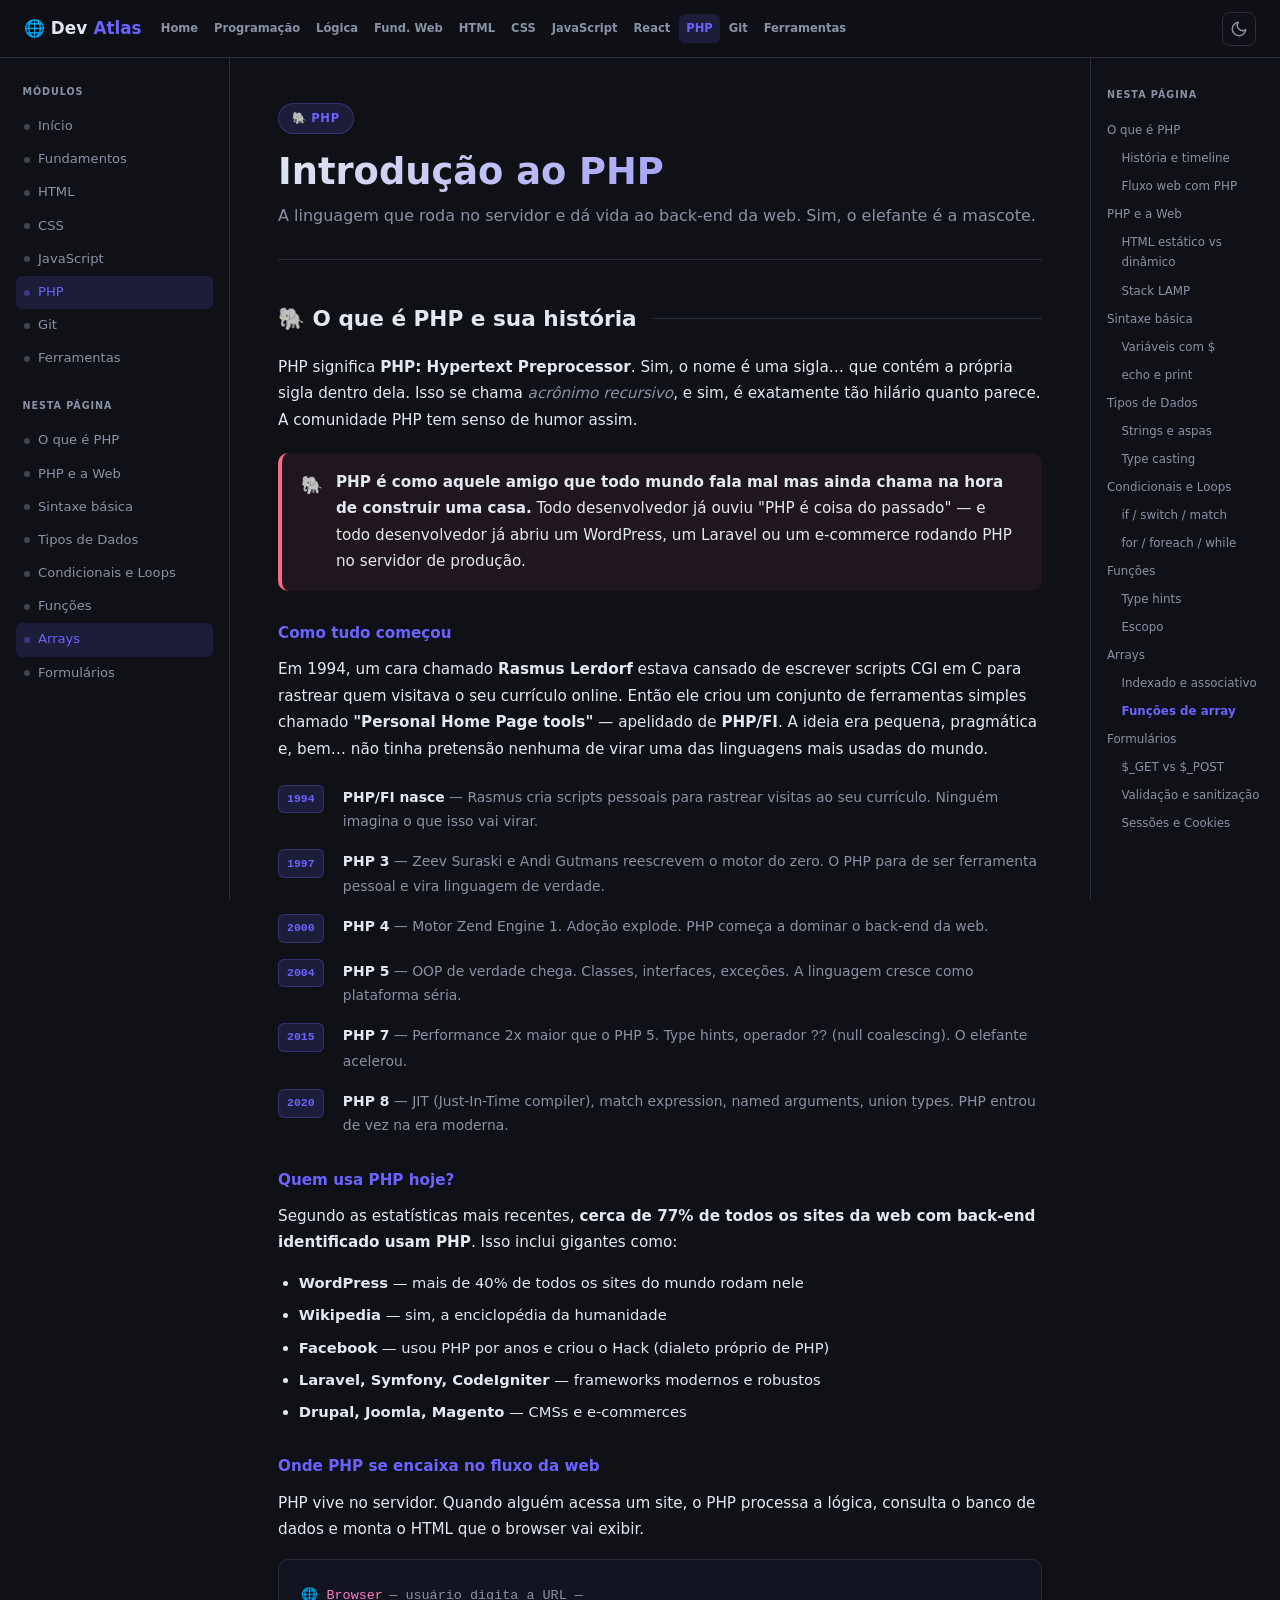
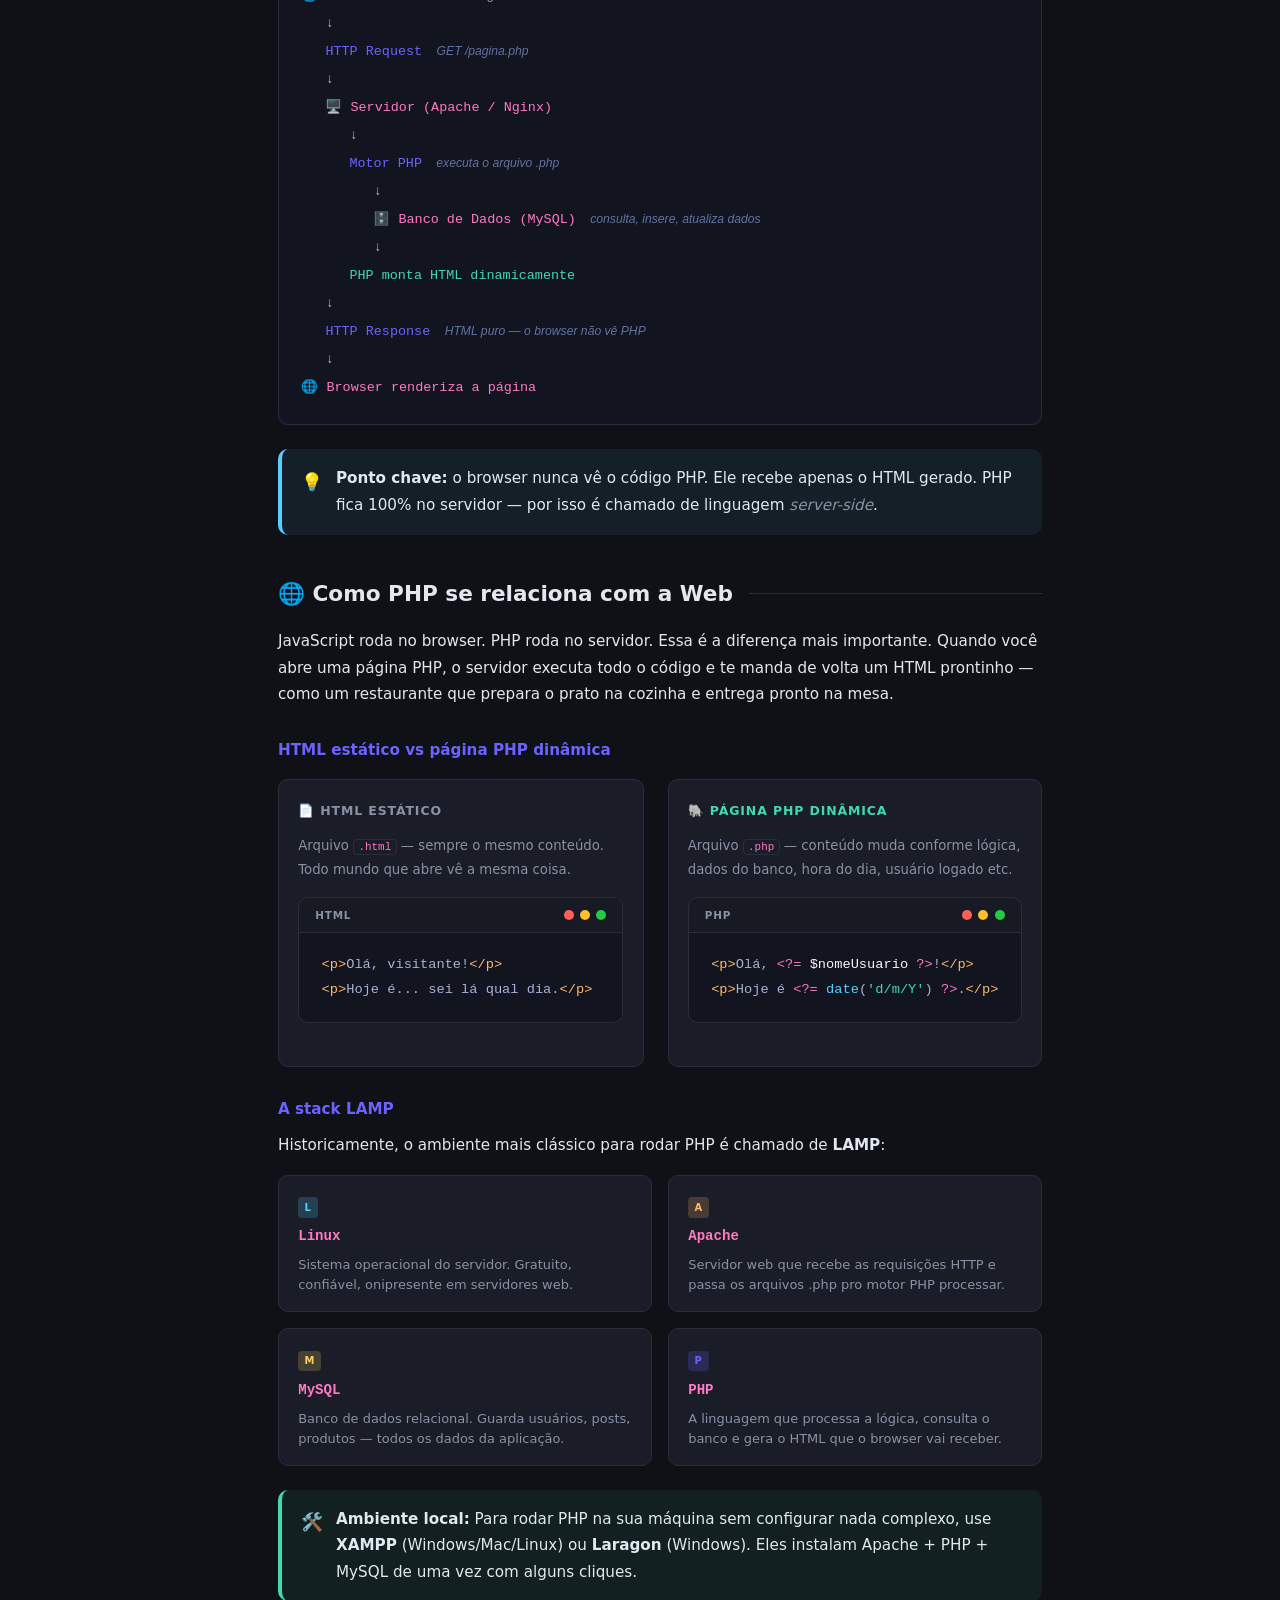
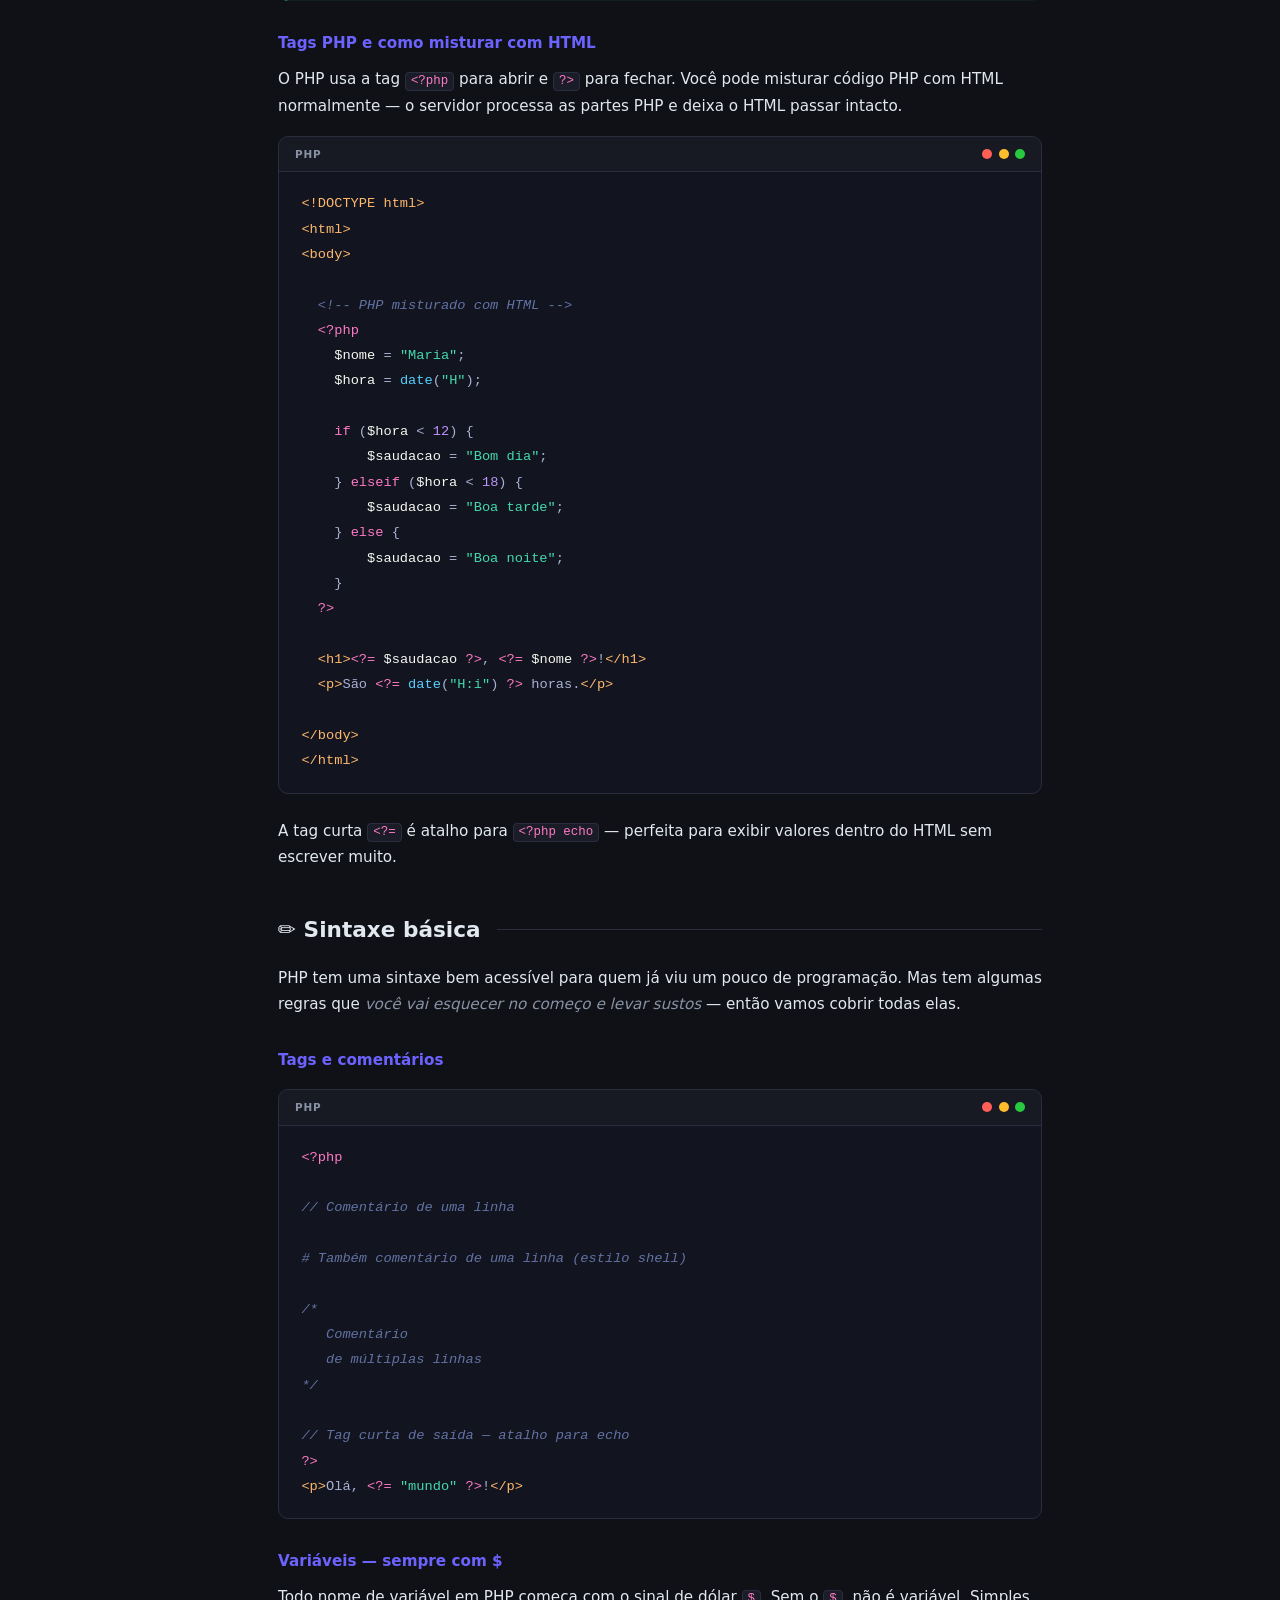
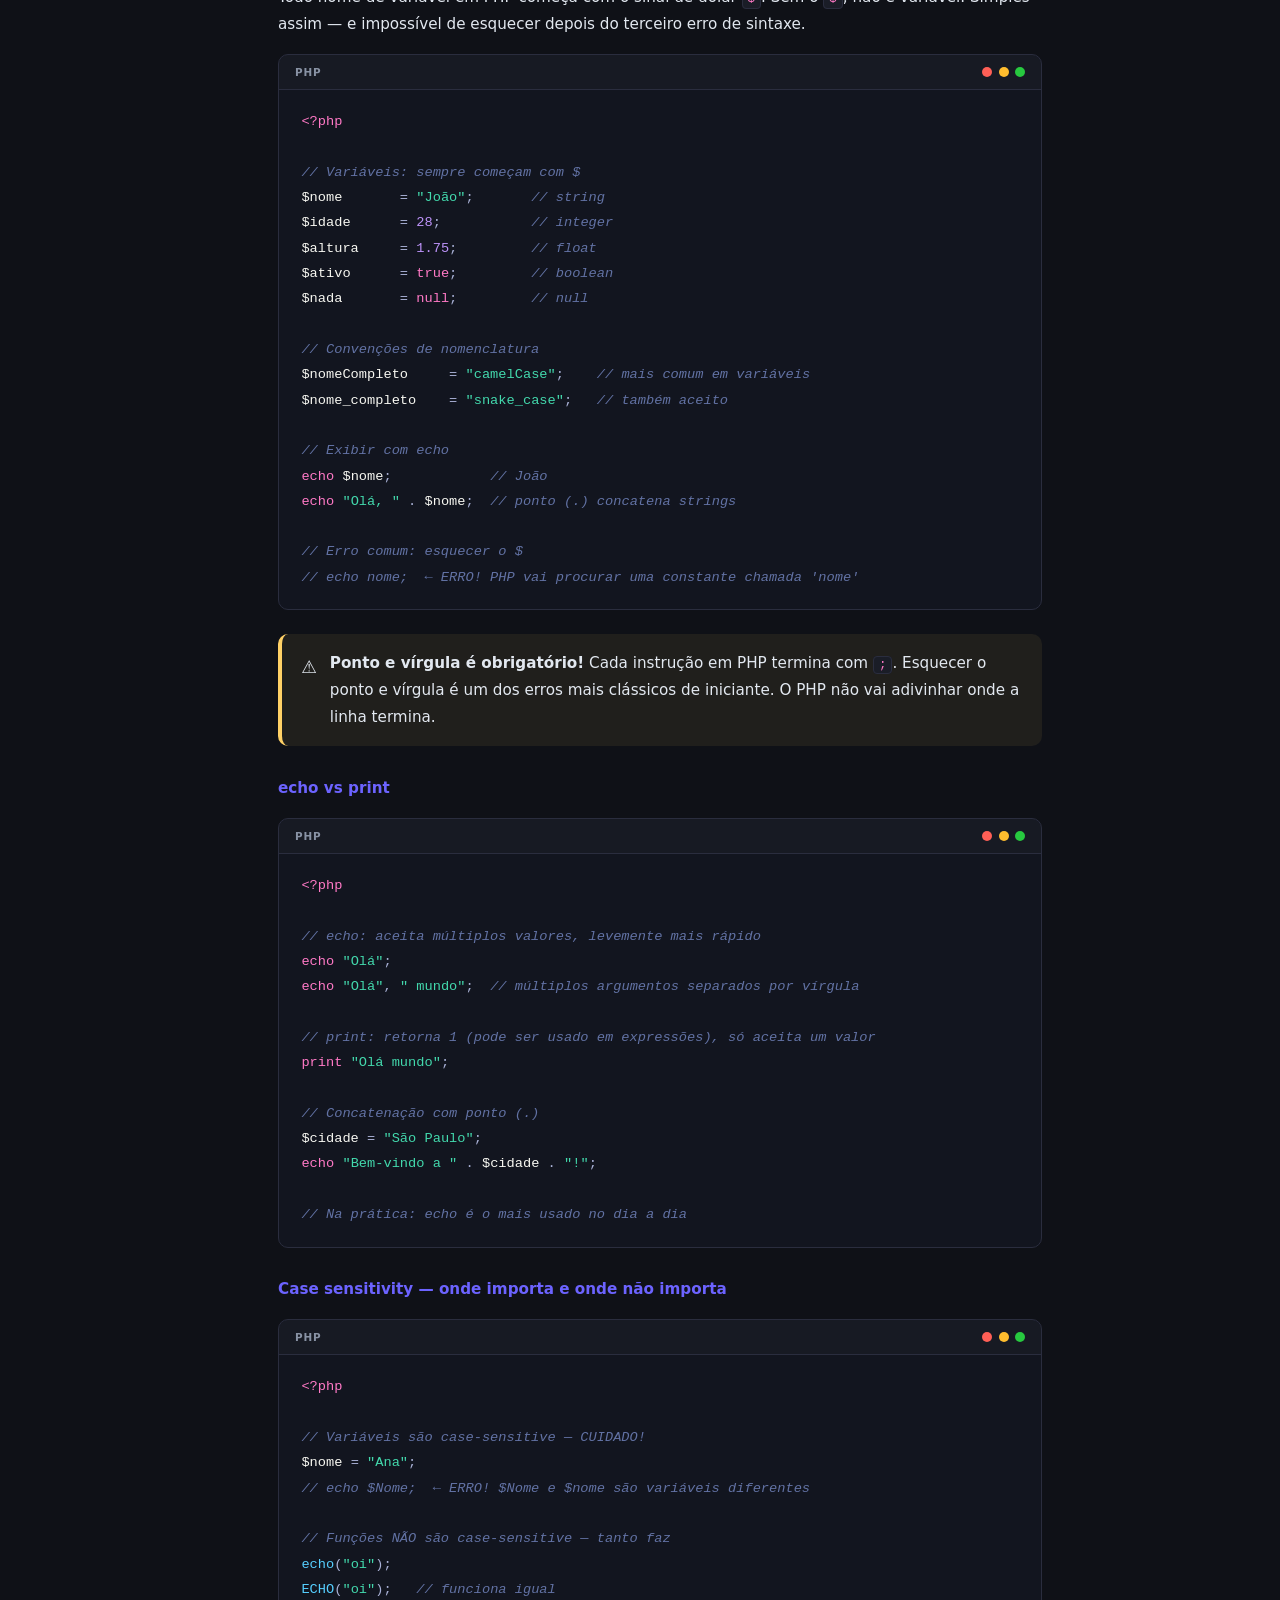
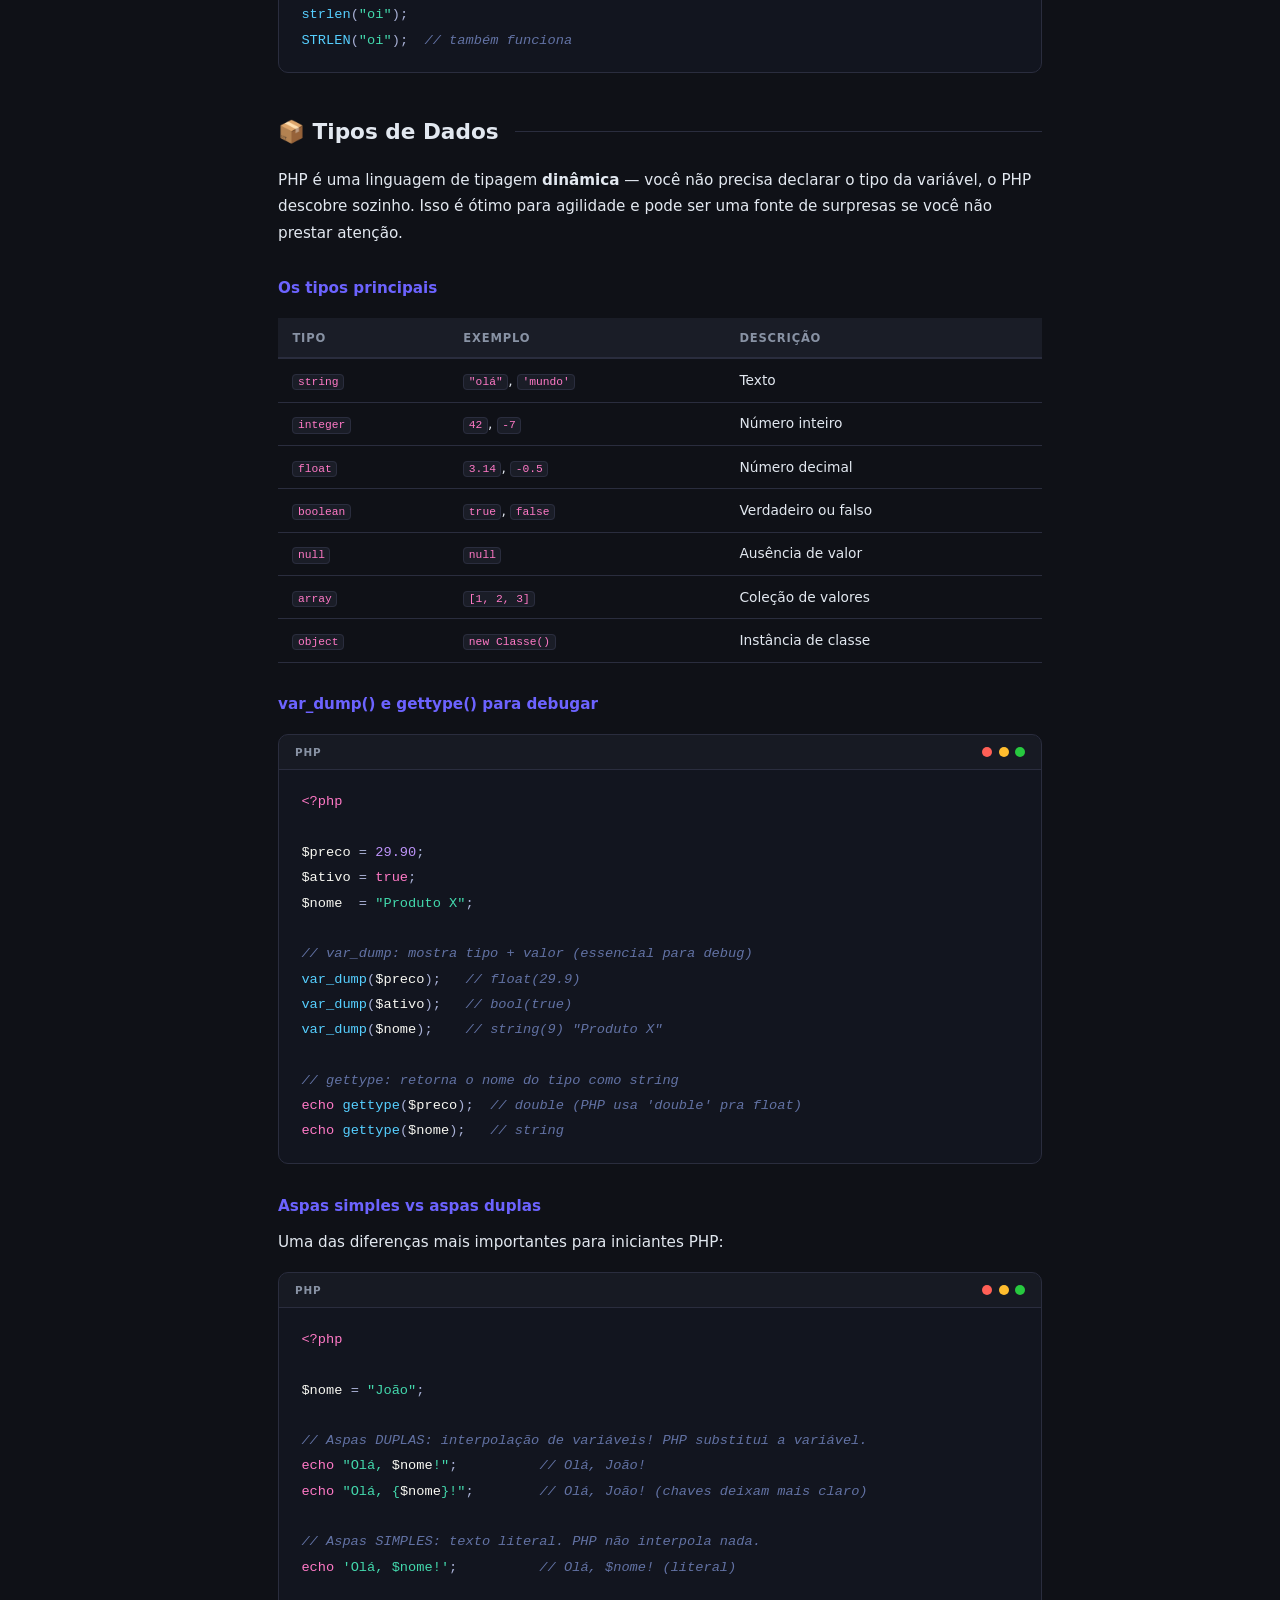
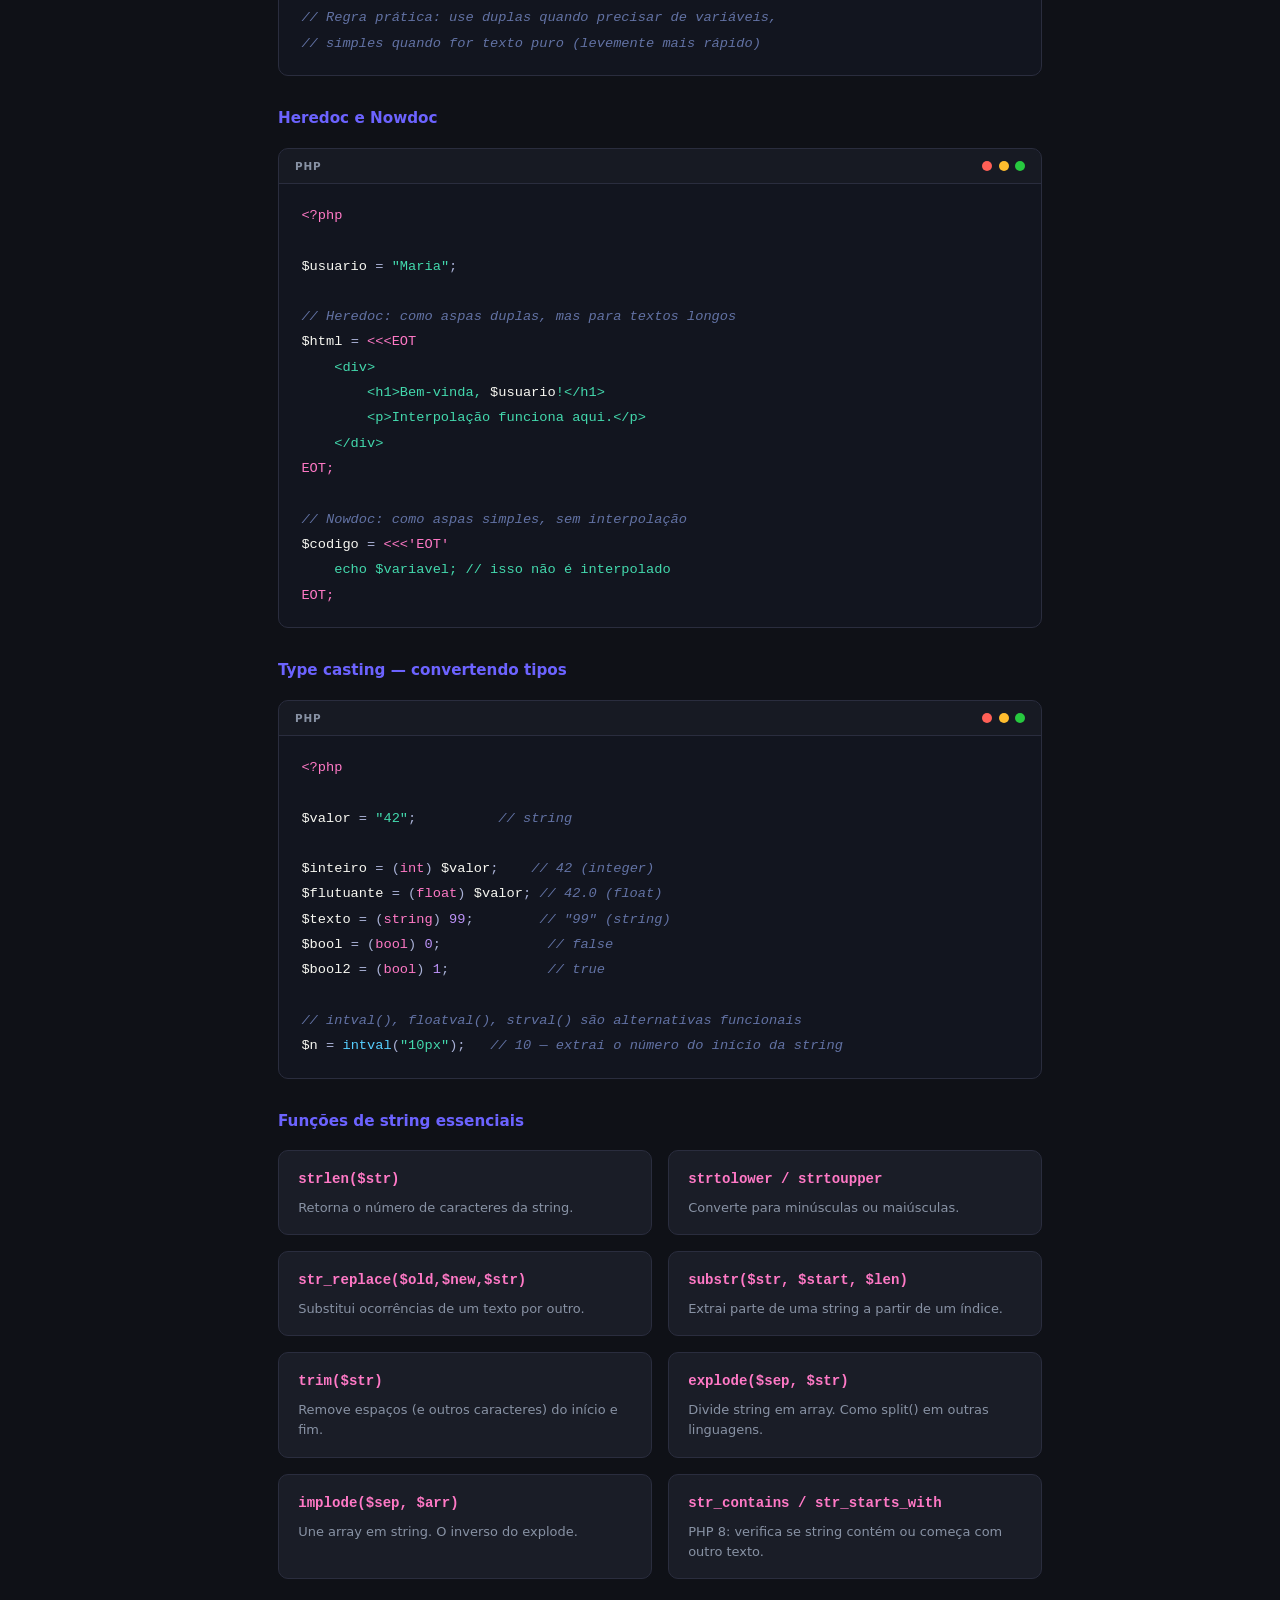
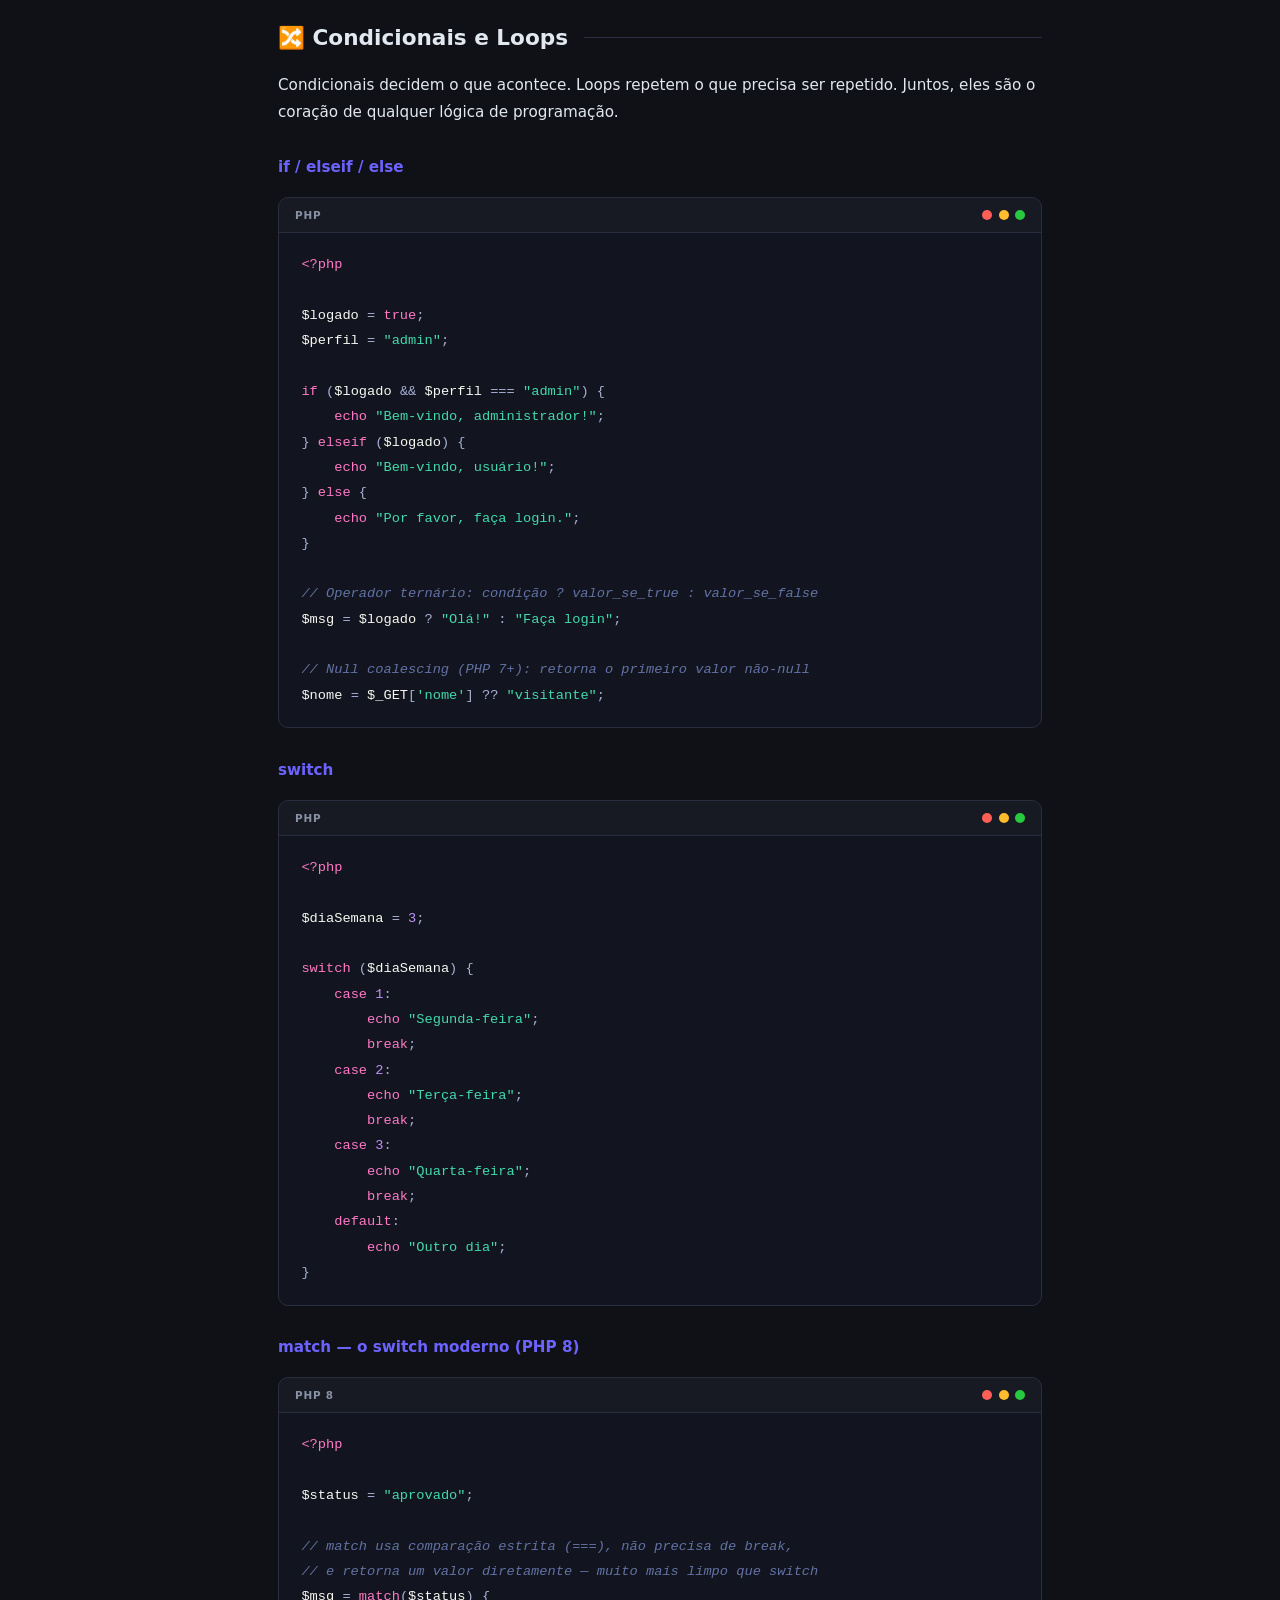
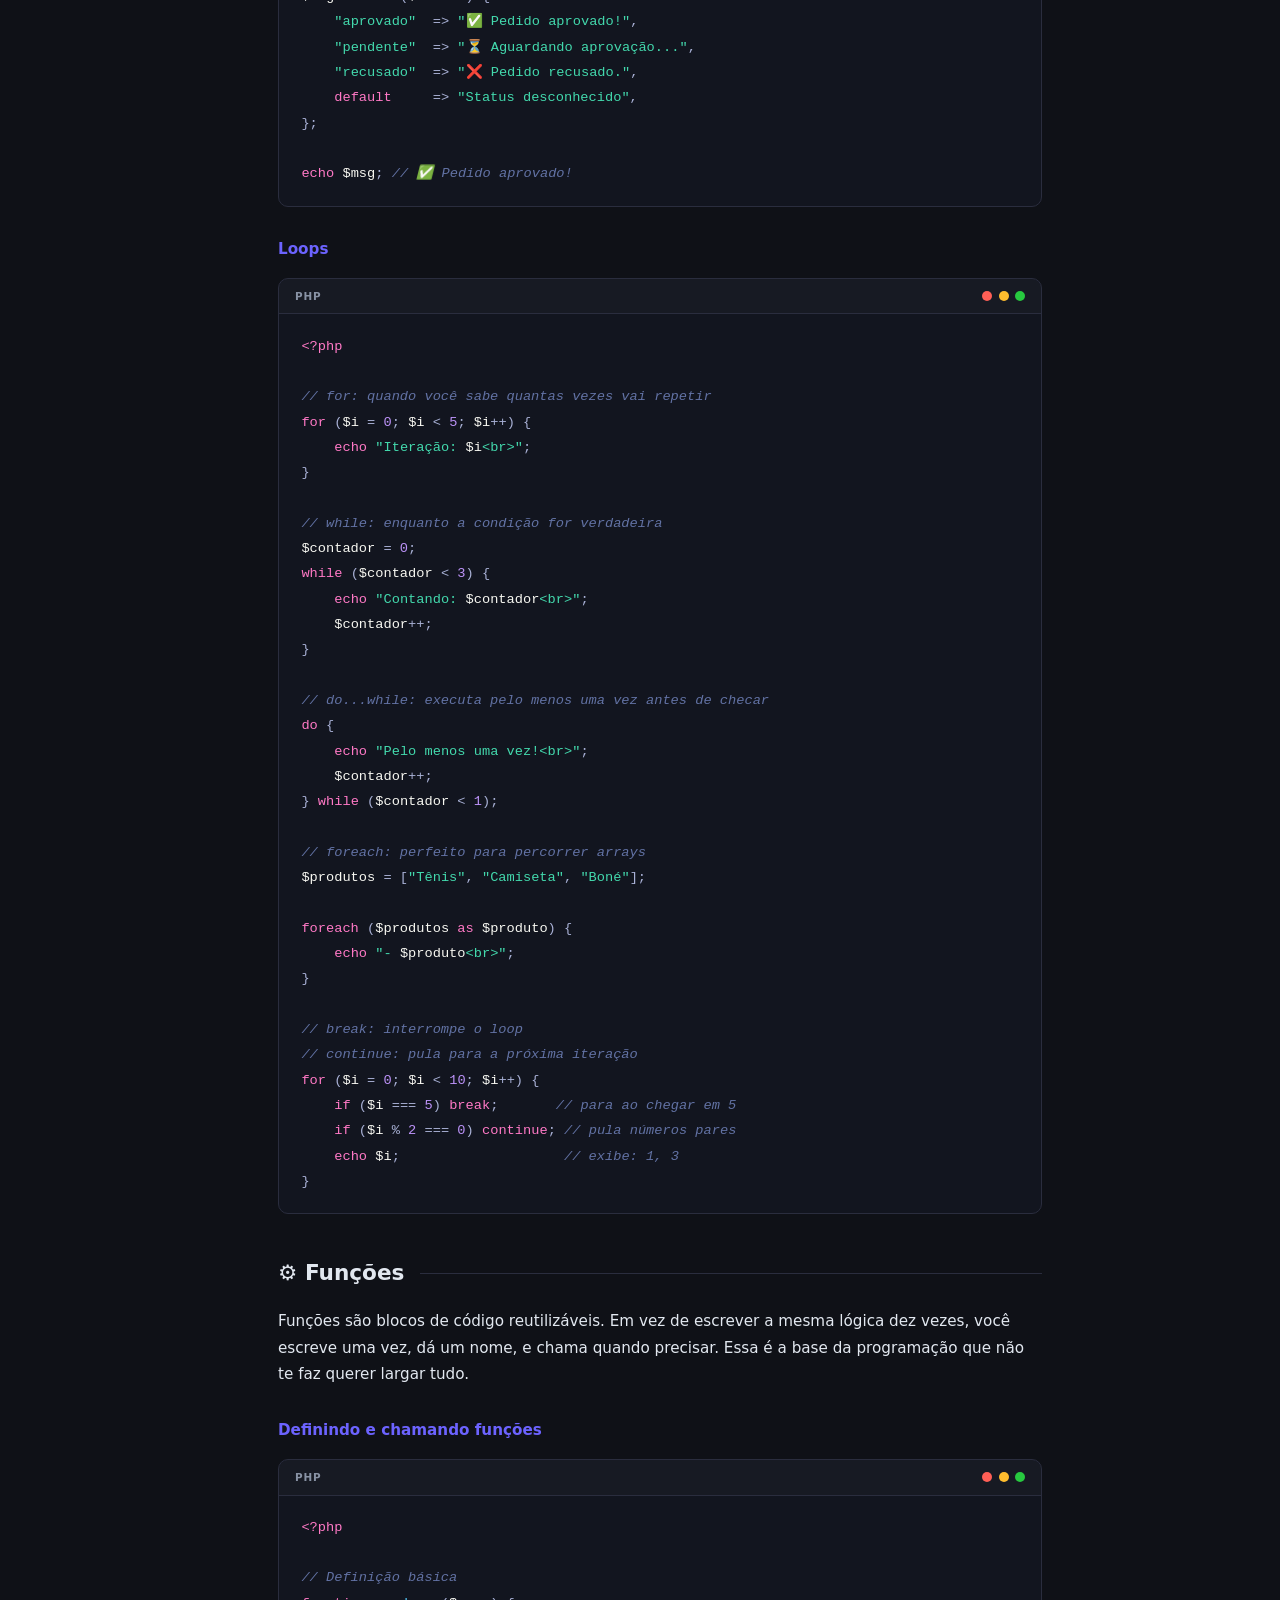
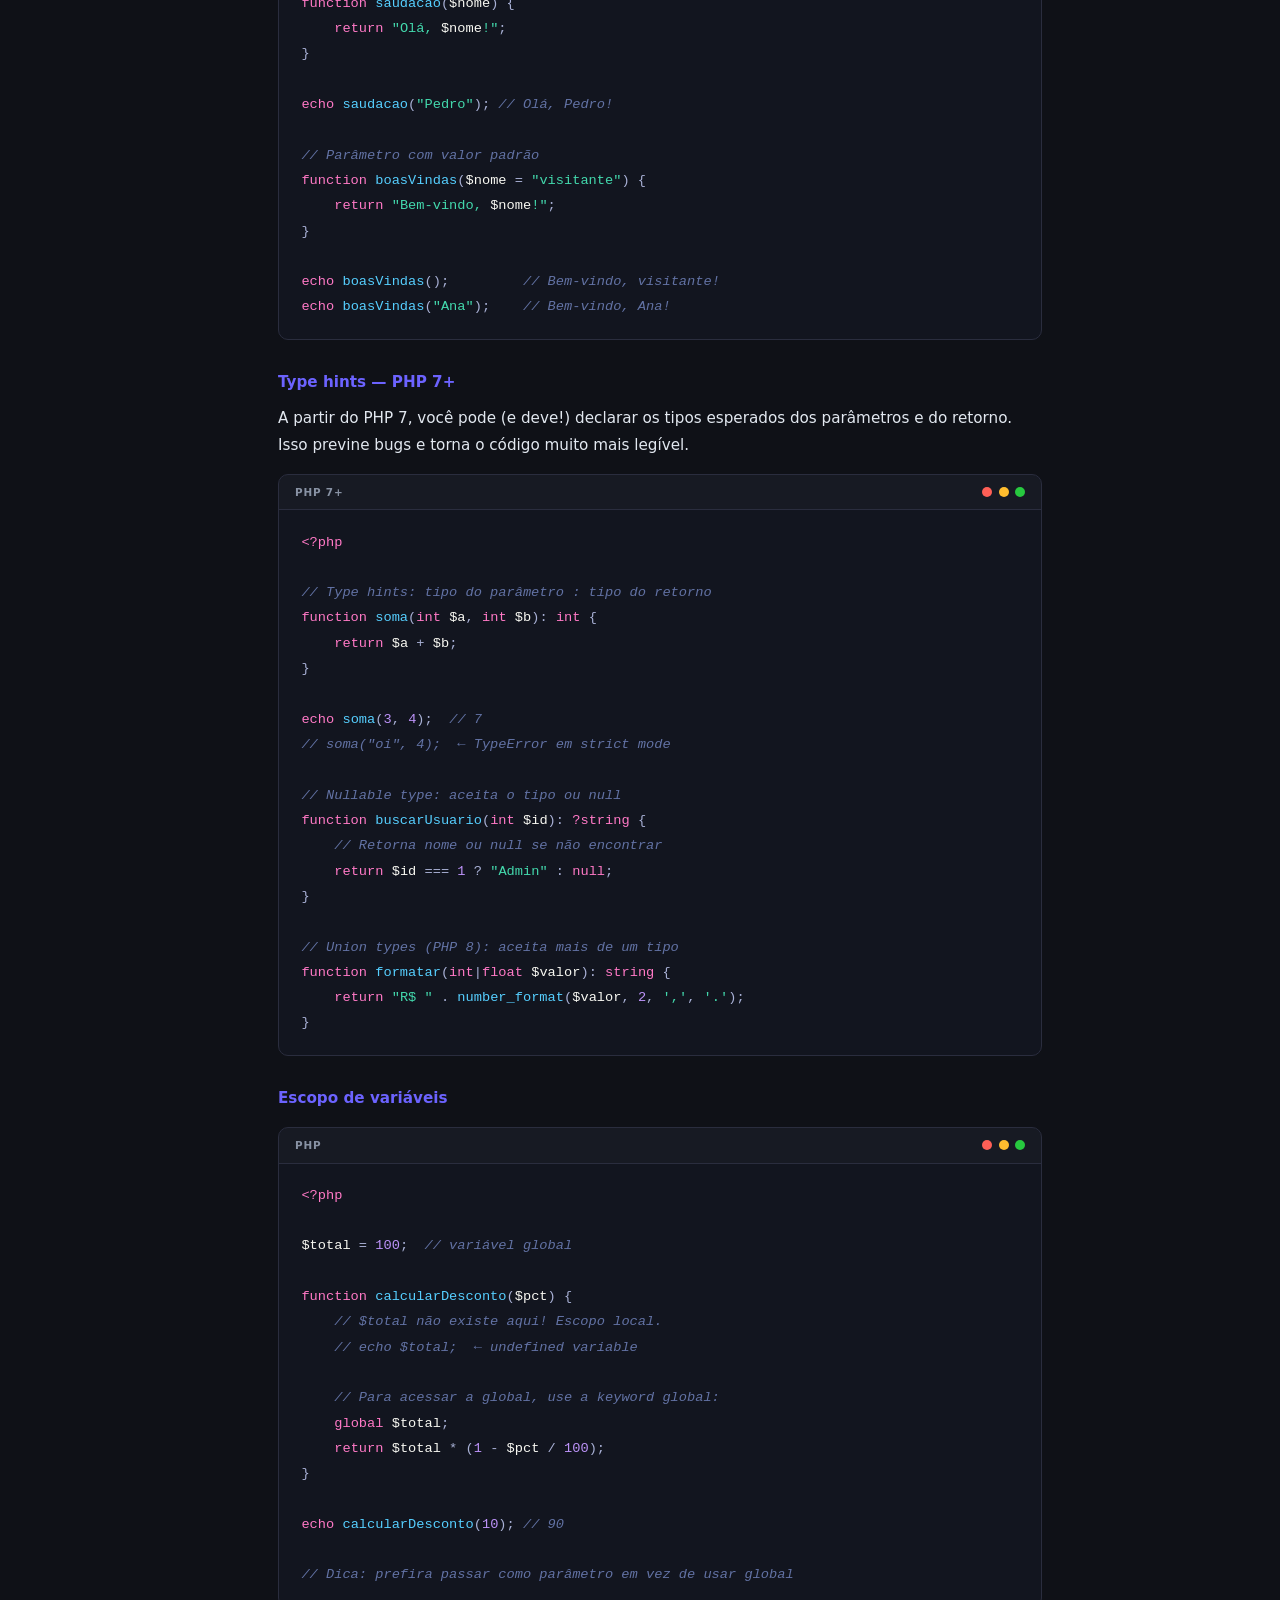
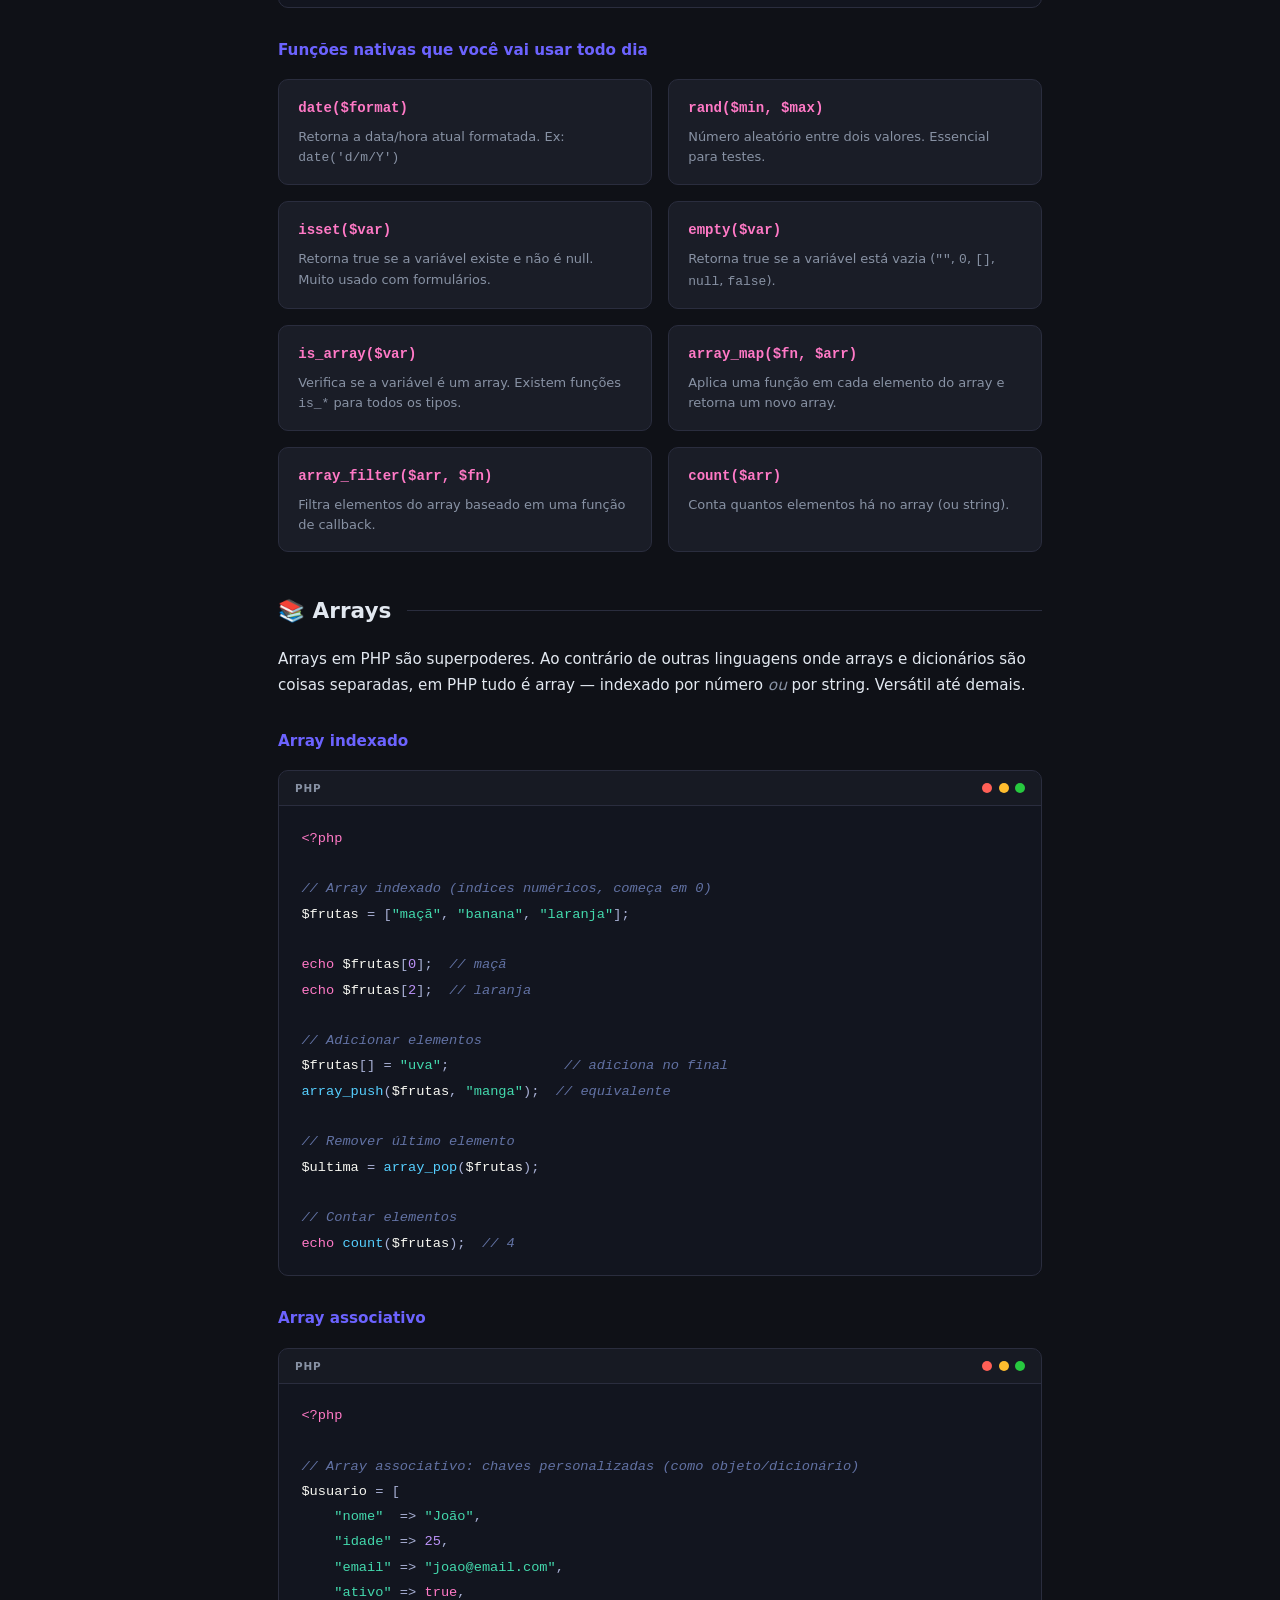
<file: php.html>
﻿<!DOCTYPE html>
<html lang="pt-BR">
<head>
    <meta charset="UTF-8">
    <meta name="viewport" content="width=device-width, initial-scale=1.0">
    <meta name="description" content="Dev Atlas — PHP: Introdução à linguagem do back-end web para iniciantes.">
    <title>PHP — Dev Atlas</title>
    <link rel="stylesheet" href="./assets/css/style.css">
</head>
<body>
<!-- ── LAYOUT ── -->
<div class="page-wrapper">

    <!-- ── SIDEBAR ── -->
    <aside class="sidebar">
        <h3>Módulos</h3>
        <ul>
            <li><a href="index.html"><span class="dot"></span>Início</a></li>
            <li><a href="fundamentos.html"><span class="dot"></span>Fundamentos</a></li>
            <li><a href="html.html"><span class="dot"></span>HTML</a></li>
            <li><a href="css.html"><span class="dot"></span>CSS</a></li>
            <li><a href="javascript.html"><span class="dot"></span>JavaScript</a></li>
            <li><a href="php.html" class="active"><span class="dot"></span>PHP</a></li>
            <li><a href="git.html"><span class="dot"></span>Git</a></li>
            <li><a href="ferramentas.html"><span class="dot"></span>Ferramentas</a></li>
        </ul>

        <h3>Nesta página</h3>
        <ul>
            <li><a href="#intro"><span class="dot"></span>O que é PHP</a></li>
            <li><a href="#web"><span class="dot"></span>PHP e a Web</a></li>
            <li><a href="#sintaxe"><span class="dot"></span>Sintaxe básica</a></li>
            <li><a href="#tipos"><span class="dot"></span>Tipos de Dados</a></li>
            <li><a href="#controle"><span class="dot"></span>Condicionais e Loops</a></li>
            <li><a href="#funcoes"><span class="dot"></span>Funções</a></li>
            <li><a href="#arrays"><span class="dot"></span>Arrays</a></li>
            <li><a href="#formularios"><span class="dot"></span>Formulários</a></li>
        </ul>
    </aside>

    <!-- ── MAIN ── -->
    <main class="content">

        <div class="page-badge">🐘 PHP</div>
        <h1 class="page-title">Introdução ao PHP</h1>
        <p class="page-subtitle">A linguagem que roda no servidor e dá vida ao back-end da web. Sim, o elefante é a mascote.</p>

        <!-- ══════════════════════════════════════
             1. O QUE É PHP E SUA HISTÓRIA
        ══════════════════════════════════════ -->
        <section id="intro">
            <h2 class="section-h">🐘 O que é PHP e sua história</h2>

            <p>
                PHP significa <strong>PHP: Hypertext Preprocessor</strong>. Sim, o nome é uma sigla… que contém a própria sigla dentro dela. Isso se chama <em>acrônimo recursivo</em>, e sim, é exatamente tão hilário quanto parece. A comunidade PHP tem senso de humor assim.
            </p>

            <div class="callout fun">
                <span class="callout-icon">🐘</span>
                <div class="callout-body">
                    <p><strong>PHP é como aquele amigo que todo mundo fala mal mas ainda chama na hora de construir uma casa.</strong> Todo desenvolvedor já ouviu "PHP é coisa do passado" — e todo desenvolvedor já abriu um WordPress, um Laravel ou um e-commerce rodando PHP no servidor de produção.</p>
                </div>
            </div>

            <h3 class="sub-h">Como tudo começou</h3>
            <p>
                Em 1994, um cara chamado <strong>Rasmus Lerdorf</strong> estava cansado de escrever scripts CGI em C para rastrear quem visitava o seu currículo online. Então ele criou um conjunto de ferramentas simples chamado <strong>"Personal Home Page tools"</strong> — apelidado de <strong>PHP/FI</strong>. A ideia era pequena, pragmática e, bem… não tinha pretensão nenhuma de virar uma das linguagens mais usadas do mundo.
            </p>

            <div class="timeline">
                <div class="timeline-item">
                    <span class="timeline-year">1994</span>
                    <div class="timeline-text"><strong>PHP/FI nasce</strong> — Rasmus cria scripts pessoais para rastrear visitas ao seu currículo. Ninguém imagina o que isso vai virar.</div>
                </div>
                <div class="timeline-item">
                    <span class="timeline-year">1997</span>
                    <div class="timeline-text"><strong>PHP 3</strong> — Zeev Suraski e Andi Gutmans reescrevem o motor do zero. O PHP para de ser ferramenta pessoal e vira linguagem de verdade.</div>
                </div>
                <div class="timeline-item">
                    <span class="timeline-year">2000</span>
                    <div class="timeline-text"><strong>PHP 4</strong> — Motor Zend Engine 1. Adoção explode. PHP começa a dominar o back-end da web.</div>
                </div>
                <div class="timeline-item">
                    <span class="timeline-year">2004</span>
                    <div class="timeline-text"><strong>PHP 5</strong> — OOP de verdade chega. Classes, interfaces, exceções. A linguagem cresce como plataforma séria.</div>
                </div>
                <div class="timeline-item">
                    <span class="timeline-year">2015</span>
                    <div class="timeline-text"><strong>PHP 7</strong> — Performance 2x maior que o PHP 5. Type hints, operador <code>??</code> (null coalescing). O elefante acelerou.</div>
                </div>
                <div class="timeline-item">
                    <span class="timeline-year">2020</span>
                    <div class="timeline-text"><strong>PHP 8</strong> — JIT (Just-In-Time compiler), match expression, named arguments, union types. PHP entrou de vez na era moderna.</div>
                </div>
            </div>

            <h3 class="sub-h">Quem usa PHP hoje?</h3>
            <p>
                Segundo as estatísticas mais recentes, <strong>cerca de 77% de todos os sites da web com back-end identificado usam PHP</strong>. Isso inclui gigantes como:
            </p>
            <ul class="lst">
                <li><strong>WordPress</strong> — mais de 40% de todos os sites do mundo rodam nele</li>
                <li><strong>Wikipedia</strong> — sim, a enciclopédia da humanidade</li>
                <li><strong>Facebook</strong> — usou PHP por anos e criou o Hack (dialeto próprio de PHP)</li>
                <li><strong>Laravel, Symfony, CodeIgniter</strong> — frameworks modernos e robustos</li>
                <li><strong>Drupal, Joomla, Magento</strong> — CMSs e e-commerces</li>
            </ul>

            <h3 class="sub-h">Onde PHP se encaixa no fluxo da web</h3>
            <p>PHP vive no servidor. Quando alguém acessa um site, o PHP processa a lógica, consulta o banco de dados e monta o HTML que o browser vai exibir.</p>

            <div class="diagram">
                <div class="d-line"><span class="d-tag">🌐 Browser</span> <span style="color:var(--text-muted)">— usuário digita a URL —</span></div>
                <div class="d-line i1"><span>↓</span></div>
                <div class="d-line i1"><span class="d-key">HTTP Request</span> <span class="d-note">GET /pagina.php</span></div>
                <div class="d-line i1"><span>↓</span></div>
                <div class="d-line i1"><span class="d-tag">🖥️ Servidor (Apache / Nginx)</span></div>
                <div class="d-line i2"><span>↓</span></div>
                <div class="d-line i2"><span class="d-key">Motor PHP</span> <span class="d-note">executa o arquivo .php</span></div>
                <div class="d-line i3"><span>↓</span></div>
                <div class="d-line i3"><span class="d-tag">🗄️ Banco de Dados (MySQL)</span> <span class="d-note">consulta, insere, atualiza dados</span></div>
                <div class="d-line i3"><span>↓</span></div>
                <div class="d-line i2"><span class="d-val">PHP monta HTML dinamicamente</span></div>
                <div class="d-line i1"><span>↓</span></div>
                <div class="d-line i1"><span class="d-key">HTTP Response</span> <span class="d-note">HTML puro — o browser não vê PHP</span></div>
                <div class="d-line i1"><span>↓</span></div>
                <div class="d-line"><span class="d-tag">🌐 Browser renderiza a página</span></div>
            </div>

            <div class="callout info">
                <span class="callout-icon">💡</span>
                <div class="callout-body">
                    <p><strong>Ponto chave:</strong> o browser nunca vê o código PHP. Ele recebe apenas o HTML gerado. PHP fica 100% no servidor — por isso é chamado de linguagem <em>server-side</em>.</p>
                </div>
            </div>
        </section>

        <!-- ══════════════════════════════════════
             2. COMO PHP SE RELACIONA COM A WEB
        ══════════════════════════════════════ -->
        <section id="web">
            <h2 class="section-h">🌐 Como PHP se relaciona com a Web</h2>

            <p>
                JavaScript roda no browser. PHP roda no servidor. Essa é a diferença mais importante. Quando você abre uma página PHP, o servidor executa todo o código e te manda de volta um HTML prontinho — como um restaurante que prepara o prato na cozinha e entrega pronto na mesa.
            </p>

            <h3 class="sub-h">HTML estático vs página PHP dinâmica</h3>
            <div class="two-col">
                <div class="half">
                    <h4 style="color:var(--text-muted)">📄 HTML Estático</h4>
                    <p style="font-size:.83rem;color:var(--text-muted)">Arquivo <code>.html</code> — sempre o mesmo conteúdo. Todo mundo que abre vê a mesma coisa.</p>
                    <div class="code-block">
                        <div class="cb-header">
                            <span class="cb-lang">html</span>
                            <div class="cb-dots">
                                <div class="cb-dot" style="background:#ff5f56"></div>
                                <div class="cb-dot" style="background:#ffbd2e"></div>
                                <div class="cb-dot" style="background:#27c93f"></div>
                            </div>
                        </div>
                        <pre><code><span class="ct">&lt;p&gt;</span>Olá, visitante!<span class="ct">&lt;/p&gt;</span>
<span class="ct">&lt;p&gt;</span>Hoje é... sei lá qual dia.<span class="ct">&lt;/p&gt;</span></code></pre>
                    </div>
                </div>
                <div class="half">
                    <h4 style="color:var(--green)">🐘 Página PHP Dinâmica</h4>
                    <p style="font-size:.83rem;color:var(--text-muted)">Arquivo <code>.php</code> — conteúdo muda conforme lógica, dados do banco, hora do dia, usuário logado etc.</p>
                    <div class="code-block">
                        <div class="cb-header">
                            <span class="cb-lang">php</span>
                            <div class="cb-dots">
                                <div class="cb-dot" style="background:#ff5f56"></div>
                                <div class="cb-dot" style="background:#ffbd2e"></div>
                                <div class="cb-dot" style="background:#27c93f"></div>
                            </div>
                        </div>
                        <pre><code><span class="ct">&lt;p&gt;</span>Olá, <span class="ck">&lt;?=</span> <span class="cv">$nomeUsuario</span> <span class="ck">?&gt;</span>!<span class="ct">&lt;/p&gt;</span>
<span class="ct">&lt;p&gt;</span>Hoje é <span class="ck">&lt;?=</span> <span class="cf">date</span>(<span class="cs">'d/m/Y'</span>) <span class="ck">?&gt;</span>.<span class="ct">&lt;/p&gt;</span></code></pre>
                    </div>
                </div>
            </div>

            <h3 class="sub-h">A stack LAMP</h3>
            <p>
                Historicamente, o ambiente mais clássico para rodar PHP é chamado de <strong>LAMP</strong>:
            </p>
            <div class="cards-grid">
                <div class="card">
                    <div class="card-badge b-blue">L</div>
                    <div class="card-title">Linux</div>
                    <div class="card-desc">Sistema operacional do servidor. Gratuito, confiável, onipresente em servidores web.</div>
                </div>
                <div class="card">
                    <div class="card-badge b-orange">A</div>
                    <div class="card-title">Apache</div>
                    <div class="card-desc">Servidor web que recebe as requisições HTTP e passa os arquivos .php pro motor PHP processar.</div>
                </div>
                <div class="card">
                    <div class="card-badge b-yellow">M</div>
                    <div class="card-title">MySQL</div>
                    <div class="card-desc">Banco de dados relacional. Guarda usuários, posts, produtos — todos os dados da aplicação.</div>
                </div>
                <div class="card">
                    <div class="card-badge b-purple">P</div>
                    <div class="card-title">PHP</div>
                    <div class="card-desc">A linguagem que processa a lógica, consulta o banco e gera o HTML que o browser vai receber.</div>
                </div>
            </div>

            <div class="callout tip">
                <span class="callout-icon">🛠️</span>
                <div class="callout-body">
                    <p><strong>Ambiente local:</strong> Para rodar PHP na sua máquina sem configurar nada complexo, use <strong>XAMPP</strong> (Windows/Mac/Linux) ou <strong>Laragon</strong> (Windows). Eles instalam Apache + PHP + MySQL de uma vez com alguns cliques.</p>
                </div>
            </div>

            <h3 class="sub-h">Tags PHP e como misturar com HTML</h3>
            <p>
                O PHP usa a tag <code>&lt;?php</code> para abrir e <code>?&gt;</code> para fechar. Você pode misturar código PHP com HTML normalmente — o servidor processa as partes PHP e deixa o HTML passar intacto.
            </p>
            <div class="code-block">
                <div class="cb-header">
                    <span class="cb-lang">php</span>
                    <div class="cb-dots">
                        <div class="cb-dot" style="background:#ff5f56"></div>
                        <div class="cb-dot" style="background:#ffbd2e"></div>
                        <div class="cb-dot" style="background:#27c93f"></div>
                    </div>
                </div>
                <pre><code><span class="ct">&lt;!DOCTYPE html&gt;</span>
<span class="ct">&lt;html&gt;</span>
<span class="ct">&lt;body&gt;</span>

  <span class="cc">&lt;!-- PHP misturado com HTML --&gt;</span>
  <span class="ck">&lt;?php</span>
    <span class="cv">$nome</span> = <span class="cs">"Maria"</span>;
    <span class="cv">$hora</span> = <span class="cf">date</span>(<span class="cs">"H"</span>);

    <span class="ck">if</span> (<span class="cv">$hora</span> &lt; <span class="cn">12</span>) {
        <span class="cv">$saudacao</span> = <span class="cs">"Bom dia"</span>;
    } <span class="ck">elseif</span> (<span class="cv">$hora</span> &lt; <span class="cn">18</span>) {
        <span class="cv">$saudacao</span> = <span class="cs">"Boa tarde"</span>;
    } <span class="ck">else</span> {
        <span class="cv">$saudacao</span> = <span class="cs">"Boa noite"</span>;
    }
  <span class="ck">?&gt;</span>

  <span class="ct">&lt;h1&gt;</span><span class="ck">&lt;?=</span> <span class="cv">$saudacao</span> <span class="ck">?&gt;</span>, <span class="ck">&lt;?=</span> <span class="cv">$nome</span> <span class="ck">?&gt;</span>!<span class="ct">&lt;/h1&gt;</span>
  <span class="ct">&lt;p&gt;</span>São <span class="ck">&lt;?=</span> <span class="cf">date</span>(<span class="cs">"H:i"</span>) <span class="ck">?&gt;</span> horas.<span class="ct">&lt;/p&gt;</span>

<span class="ct">&lt;/body&gt;</span>
<span class="ct">&lt;/html&gt;</span></code></pre>
            </div>

            <p>
                A tag curta <code>&lt;?=</code> é atalho para <code>&lt;?php echo</code> — perfeita para exibir valores dentro do HTML sem escrever muito.
            </p>
        </section>

        <!-- ══════════════════════════════════════
             3. SINTAXE BÁSICA
        ══════════════════════════════════════ -->
        <section id="sintaxe">
            <h2 class="section-h">✏️ Sintaxe básica</h2>

            <p>
                PHP tem uma sintaxe bem acessível para quem já viu um pouco de programação. Mas tem algumas regras que <em>você vai esquecer no começo e levar sustos</em> — então vamos cobrir todas elas.
            </p>

            <h3 class="sub-h">Tags e comentários</h3>
            <div class="code-block">
                <div class="cb-header">
                    <span class="cb-lang">php</span>
                    <div class="cb-dots">
                        <div class="cb-dot" style="background:#ff5f56"></div>
                        <div class="cb-dot" style="background:#ffbd2e"></div>
                        <div class="cb-dot" style="background:#27c93f"></div>
                    </div>
                </div>
                <pre><code><span class="ck">&lt;?php</span>

<span class="cc">// Comentário de uma linha</span>

<span class="cc"># Também comentário de uma linha (estilo shell)</span>

<span class="cc">/*
   Comentário
   de múltiplas linhas
*/</span>

<span class="cc">// Tag curta de saída — atalho para echo</span>
<span class="ck">?&gt;</span>
<span class="ct">&lt;p&gt;</span>Olá, <span class="ck">&lt;?=</span> <span class="cs">"mundo"</span> <span class="ck">?&gt;</span>!<span class="ct">&lt;/p&gt;</span></code></pre>
            </div>

            <h3 class="sub-h">Variáveis — sempre com $</h3>
            <p>
                Todo nome de variável em PHP começa com o sinal de dólar <code>$</code>. Sem o <code>$</code>, não é variável. Simples assim — e impossível de esquecer depois do terceiro erro de sintaxe.
            </p>
            <div class="code-block">
                <div class="cb-header">
                    <span class="cb-lang">php</span>
                    <div class="cb-dots">
                        <div class="cb-dot" style="background:#ff5f56"></div>
                        <div class="cb-dot" style="background:#ffbd2e"></div>
                        <div class="cb-dot" style="background:#27c93f"></div>
                    </div>
                </div>
                <pre><code><span class="ck">&lt;?php</span>

<span class="cc">// Variáveis: sempre começam com $</span>
<span class="cv">$nome</span>       = <span class="cs">"João"</span>;       <span class="cc">// string</span>
<span class="cv">$idade</span>      = <span class="cn">28</span>;           <span class="cc">// integer</span>
<span class="cv">$altura</span>     = <span class="cn">1.75</span>;         <span class="cc">// float</span>
<span class="cv">$ativo</span>      = <span class="ck">true</span>;         <span class="cc">// boolean</span>
<span class="cv">$nada</span>       = <span class="ck">null</span>;         <span class="cc">// null</span>

<span class="cc">// Convenções de nomenclatura</span>
<span class="cv">$nomeCompleto</span>     = <span class="cs">"camelCase"</span>;    <span class="cc">// mais comum em variáveis</span>
<span class="cv">$nome_completo</span>    = <span class="cs">"snake_case"</span>;   <span class="cc">// também aceito</span>

<span class="cc">// Exibir com echo</span>
<span class="ck">echo</span> <span class="cv">$nome</span>;            <span class="cc">// João</span>
<span class="ck">echo</span> <span class="cs">"Olá, "</span> . <span class="cv">$nome</span>;  <span class="cc">// ponto (.) concatena strings</span>

<span class="cc">// Erro comum: esquecer o $</span>
<span class="cc">// echo nome;  ← ERRO! PHP vai procurar uma constante chamada 'nome'</span></code></pre>
            </div>

            <div class="callout warning">
                <span class="callout-icon">⚠️</span>
                <div class="callout-body">
                    <p><strong>Ponto e vírgula é obrigatório!</strong> Cada instrução em PHP termina com <code>;</code>. Esquecer o ponto e vírgula é um dos erros mais clássicos de iniciante. O PHP não vai adivinhar onde a linha termina.</p>
                </div>
            </div>

            <h3 class="sub-h">echo vs print</h3>
            <div class="code-block">
                <div class="cb-header">
                    <span class="cb-lang">php</span>
                    <div class="cb-dots">
                        <div class="cb-dot" style="background:#ff5f56"></div>
                        <div class="cb-dot" style="background:#ffbd2e"></div>
                        <div class="cb-dot" style="background:#27c93f"></div>
                    </div>
                </div>
                <pre><code><span class="ck">&lt;?php</span>

<span class="cc">// echo: aceita múltiplos valores, levemente mais rápido</span>
<span class="ck">echo</span> <span class="cs">"Olá"</span>;
<span class="ck">echo</span> <span class="cs">"Olá"</span>, <span class="cs">" mundo"</span>;  <span class="cc">// múltiplos argumentos separados por vírgula</span>

<span class="cc">// print: retorna 1 (pode ser usado em expressões), só aceita um valor</span>
<span class="ck">print</span> <span class="cs">"Olá mundo"</span>;

<span class="cc">// Concatenação com ponto (.)</span>
<span class="cv">$cidade</span> = <span class="cs">"São Paulo"</span>;
<span class="ck">echo</span> <span class="cs">"Bem-vindo a "</span> . <span class="cv">$cidade</span> . <span class="cs">"!"</span>;

<span class="cc">// Na prática: echo é o mais usado no dia a dia</span></code></pre>
            </div>

            <h3 class="sub-h">Case sensitivity — onde importa e onde não importa</h3>
            <div class="code-block">
                <div class="cb-header">
                    <span class="cb-lang">php</span>
                    <div class="cb-dots">
                        <div class="cb-dot" style="background:#ff5f56"></div>
                        <div class="cb-dot" style="background:#ffbd2e"></div>
                        <div class="cb-dot" style="background:#27c93f"></div>
                    </div>
                </div>
                <pre><code><span class="ck">&lt;?php</span>

<span class="cc">// Variáveis são case-sensitive — CUIDADO!</span>
<span class="cv">$nome</span> = <span class="cs">"Ana"</span>;
<span class="cc">// echo $Nome;  ← ERRO! $Nome e $nome são variáveis diferentes</span>

<span class="cc">// Funções NÃO são case-sensitive — tanto faz</span>
<span class="cf">echo</span>(<span class="cs">"oi"</span>);
<span class="cf">ECHO</span>(<span class="cs">"oi"</span>);   <span class="cc">// funciona igual</span>
<span class="cf">strlen</span>(<span class="cs">"oi"</span>);
<span class="cf">STRLEN</span>(<span class="cs">"oi"</span>);  <span class="cc">// também funciona</span></code></pre>
            </div>
        </section>

        <!-- ══════════════════════════════════════
             4. TIPOS DE DADOS
        ══════════════════════════════════════ -->
        <section id="tipos">
            <h2 class="section-h">📦 Tipos de Dados</h2>

            <p>PHP é uma linguagem de tipagem <strong>dinâmica</strong> — você não precisa declarar o tipo da variável, o PHP descobre sozinho. Isso é ótimo para agilidade e pode ser uma fonte de surpresas se você não prestar atenção.</p>

            <h3 class="sub-h">Os tipos principais</h3>
            <div class="tbl-wrap">
                <table>
                    <thead>
                        <tr>
                            <th>Tipo</th>
                            <th>Exemplo</th>
                            <th>Descrição</th>
                        </tr>
                    </thead>
                    <tbody>
                        <tr><td><code>string</code></td><td><code>"olá"</code>, <code>'mundo'</code></td><td>Texto</td></tr>
                        <tr><td><code>integer</code></td><td><code>42</code>, <code>-7</code></td><td>Número inteiro</td></tr>
                        <tr><td><code>float</code></td><td><code>3.14</code>, <code>-0.5</code></td><td>Número decimal</td></tr>
                        <tr><td><code>boolean</code></td><td><code>true</code>, <code>false</code></td><td>Verdadeiro ou falso</td></tr>
                        <tr><td><code>null</code></td><td><code>null</code></td><td>Ausência de valor</td></tr>
                        <tr><td><code>array</code></td><td><code>[1, 2, 3]</code></td><td>Coleção de valores</td></tr>
                        <tr><td><code>object</code></td><td><code>new Classe()</code></td><td>Instância de classe</td></tr>
                    </tbody>
                </table>
            </div>

            <h3 class="sub-h">var_dump() e gettype() para debugar</h3>
            <div class="code-block">
                <div class="cb-header">
                    <span class="cb-lang">php</span>
                    <div class="cb-dots">
                        <div class="cb-dot" style="background:#ff5f56"></div>
                        <div class="cb-dot" style="background:#ffbd2e"></div>
                        <div class="cb-dot" style="background:#27c93f"></div>
                    </div>
                </div>
                <pre><code><span class="ck">&lt;?php</span>

<span class="cv">$preco</span> = <span class="cn">29.90</span>;
<span class="cv">$ativo</span> = <span class="ck">true</span>;
<span class="cv">$nome</span>  = <span class="cs">"Produto X"</span>;

<span class="cc">// var_dump: mostra tipo + valor (essencial para debug)</span>
<span class="cf">var_dump</span>(<span class="cv">$preco</span>);   <span class="cc">// float(29.9)</span>
<span class="cf">var_dump</span>(<span class="cv">$ativo</span>);   <span class="cc">// bool(true)</span>
<span class="cf">var_dump</span>(<span class="cv">$nome</span>);    <span class="cc">// string(9) "Produto X"</span>

<span class="cc">// gettype: retorna o nome do tipo como string</span>
<span class="ck">echo</span> <span class="cf">gettype</span>(<span class="cv">$preco</span>);  <span class="cc">// double (PHP usa 'double' pra float)</span>
<span class="ck">echo</span> <span class="cf">gettype</span>(<span class="cv">$nome</span>);   <span class="cc">// string</span></code></pre>
            </div>

            <h3 class="sub-h">Aspas simples vs aspas duplas</h3>
            <p>Uma das diferenças mais importantes para iniciantes PHP:</p>
            <div class="code-block">
                <div class="cb-header">
                    <span class="cb-lang">php</span>
                    <div class="cb-dots">
                        <div class="cb-dot" style="background:#ff5f56"></div>
                        <div class="cb-dot" style="background:#ffbd2e"></div>
                        <div class="cb-dot" style="background:#27c93f"></div>
                    </div>
                </div>
                <pre><code><span class="ck">&lt;?php</span>

<span class="cv">$nome</span> = <span class="cs">"João"</span>;

<span class="cc">// Aspas DUPLAS: interpolação de variáveis! PHP substitui a variável.</span>
<span class="ck">echo</span> <span class="cs">"Olá, <span class="cv">$nome</span>!"</span>;          <span class="cc">// Olá, João!</span>
<span class="ck">echo</span> <span class="cs">"Olá, {<span class="cv">$nome</span>}!"</span>;        <span class="cc">// Olá, João! (chaves deixam mais claro)</span>

<span class="cc">// Aspas SIMPLES: texto literal. PHP não interpola nada.</span>
<span class="ck">echo</span> <span class="cs">'Olá, $nome!'</span>;          <span class="cc">// Olá, $nome! (literal)</span>

<span class="cc">// Regra prática: use duplas quando precisar de variáveis,
// simples quando for texto puro (levemente mais rápido)</span></code></pre>
            </div>

            <h3 class="sub-h">Heredoc e Nowdoc</h3>
            <div class="code-block">
                <div class="cb-header">
                    <span class="cb-lang">php</span>
                    <div class="cb-dots">
                        <div class="cb-dot" style="background:#ff5f56"></div>
                        <div class="cb-dot" style="background:#ffbd2e"></div>
                        <div class="cb-dot" style="background:#27c93f"></div>
                    </div>
                </div>
                <pre><code><span class="ck">&lt;?php</span>

<span class="cv">$usuario</span> = <span class="cs">"Maria"</span>;

<span class="cc">// Heredoc: como aspas duplas, mas para textos longos</span>
<span class="cv">$html</span> = <span class="ck">&lt;&lt;&lt;EOT</span>
<span class="cs">    &lt;div&gt;
        &lt;h1&gt;Bem-vinda, <span class="cv">$usuario</span>!&lt;/h1&gt;
        &lt;p&gt;Interpolação funciona aqui.&lt;/p&gt;
    &lt;/div&gt;</span>
<span class="ck">EOT;</span>

<span class="cc">// Nowdoc: como aspas simples, sem interpolação</span>
<span class="cv">$codigo</span> = <span class="ck">&lt;&lt;&lt;'EOT'</span>
<span class="cs">    echo $variavel; // isso não é interpolado</span>
<span class="ck">EOT;</span></code></pre>
            </div>

            <h3 class="sub-h">Type casting — convertendo tipos</h3>
            <div class="code-block">
                <div class="cb-header">
                    <span class="cb-lang">php</span>
                    <div class="cb-dots">
                        <div class="cb-dot" style="background:#ff5f56"></div>
                        <div class="cb-dot" style="background:#ffbd2e"></div>
                        <div class="cb-dot" style="background:#27c93f"></div>
                    </div>
                </div>
                <pre><code><span class="ck">&lt;?php</span>

<span class="cv">$valor</span> = <span class="cs">"42"</span>;          <span class="cc">// string</span>

<span class="cv">$inteiro</span> = (<span class="ck">int</span>) <span class="cv">$valor</span>;    <span class="cc">// 42 (integer)</span>
<span class="cv">$flutuante</span> = (<span class="ck">float</span>) <span class="cv">$valor</span>; <span class="cc">// 42.0 (float)</span>
<span class="cv">$texto</span> = (<span class="ck">string</span>) <span class="cn">99</span>;        <span class="cc">// "99" (string)</span>
<span class="cv">$bool</span> = (<span class="ck">bool</span>) <span class="cn">0</span>;             <span class="cc">// false</span>
<span class="cv">$bool2</span> = (<span class="ck">bool</span>) <span class="cn">1</span>;            <span class="cc">// true</span>

<span class="cc">// intval(), floatval(), strval() são alternativas funcionais</span>
<span class="cv">$n</span> = <span class="cf">intval</span>(<span class="cs">"10px"</span>);   <span class="cc">// 10 — extrai o número do início da string</span></code></pre>
            </div>

            <h3 class="sub-h">Funções de string essenciais</h3>
            <div class="cards-grid">
                <div class="card">
                    <div class="card-title">strlen($str)</div>
                    <div class="card-desc">Retorna o número de caracteres da string.</div>
                </div>
                <div class="card">
                    <div class="card-title">strtolower / strtoupper</div>
                    <div class="card-desc">Converte para minúsculas ou maiúsculas.</div>
                </div>
                <div class="card">
                    <div class="card-title">str_replace($old,$new,$str)</div>
                    <div class="card-desc">Substitui ocorrências de um texto por outro.</div>
                </div>
                <div class="card">
                    <div class="card-title">substr($str, $start, $len)</div>
                    <div class="card-desc">Extrai parte de uma string a partir de um índice.</div>
                </div>
                <div class="card">
                    <div class="card-title">trim($str)</div>
                    <div class="card-desc">Remove espaços (e outros caracteres) do início e fim.</div>
                </div>
                <div class="card">
                    <div class="card-title">explode($sep, $str)</div>
                    <div class="card-desc">Divide string em array. Como split() em outras linguagens.</div>
                </div>
                <div class="card">
                    <div class="card-title">implode($sep, $arr)</div>
                    <div class="card-desc">Une array em string. O inverso do explode.</div>
                </div>
                <div class="card">
                    <div class="card-title">str_contains / str_starts_with</div>
                    <div class="card-desc">PHP 8: verifica se string contém ou começa com outro texto.</div>
                </div>
            </div>
        </section>

        <!-- ══════════════════════════════════════
             5. CONDICIONAIS E LOOPS
        ══════════════════════════════════════ -->
        <section id="controle">
            <h2 class="section-h">🔀 Condicionais e Loops</h2>

            <p>Condicionais decidem o que acontece. Loops repetem o que precisa ser repetido. Juntos, eles são o coração de qualquer lógica de programação.</p>

            <h3 class="sub-h">if / elseif / else</h3>
            <div class="code-block">
                <div class="cb-header">
                    <span class="cb-lang">php</span>
                    <div class="cb-dots">
                        <div class="cb-dot" style="background:#ff5f56"></div>
                        <div class="cb-dot" style="background:#ffbd2e"></div>
                        <div class="cb-dot" style="background:#27c93f"></div>
                    </div>
                </div>
                <pre><code><span class="ck">&lt;?php</span>

<span class="cv">$logado</span> = <span class="ck">true</span>;
<span class="cv">$perfil</span> = <span class="cs">"admin"</span>;

<span class="ck">if</span> (<span class="cv">$logado</span> && <span class="cv">$perfil</span> === <span class="cs">"admin"</span>) {
    <span class="ck">echo</span> <span class="cs">"Bem-vindo, administrador!"</span>;
} <span class="ck">elseif</span> (<span class="cv">$logado</span>) {
    <span class="ck">echo</span> <span class="cs">"Bem-vindo, usuário!"</span>;
} <span class="ck">else</span> {
    <span class="ck">echo</span> <span class="cs">"Por favor, faça login."</span>;
}

<span class="cc">// Operador ternário: condição ? valor_se_true : valor_se_false</span>
<span class="cv">$msg</span> = <span class="cv">$logado</span> ? <span class="cs">"Olá!"</span> : <span class="cs">"Faça login"</span>;

<span class="cc">// Null coalescing (PHP 7+): retorna o primeiro valor não-null</span>
<span class="cv">$nome</span> = <span class="cv">$_GET</span>[<span class="cs">'nome'</span>] ?? <span class="cs">"visitante"</span>;</code></pre>
            </div>

            <h3 class="sub-h">switch</h3>
            <div class="code-block">
                <div class="cb-header">
                    <span class="cb-lang">php</span>
                    <div class="cb-dots">
                        <div class="cb-dot" style="background:#ff5f56"></div>
                        <div class="cb-dot" style="background:#ffbd2e"></div>
                        <div class="cb-dot" style="background:#27c93f"></div>
                    </div>
                </div>
                <pre><code><span class="ck">&lt;?php</span>

<span class="cv">$diaSemana</span> = <span class="cn">3</span>;

<span class="ck">switch</span> (<span class="cv">$diaSemana</span>) {
    <span class="ck">case</span> <span class="cn">1</span>:
        <span class="ck">echo</span> <span class="cs">"Segunda-feira"</span>;
        <span class="ck">break</span>;
    <span class="ck">case</span> <span class="cn">2</span>:
        <span class="ck">echo</span> <span class="cs">"Terça-feira"</span>;
        <span class="ck">break</span>;
    <span class="ck">case</span> <span class="cn">3</span>:
        <span class="ck">echo</span> <span class="cs">"Quarta-feira"</span>;
        <span class="ck">break</span>;
    <span class="ck">default</span>:
        <span class="ck">echo</span> <span class="cs">"Outro dia"</span>;
}</code></pre>
            </div>

            <h3 class="sub-h">match — o switch moderno (PHP 8)</h3>
            <div class="code-block">
                <div class="cb-header">
                    <span class="cb-lang">php 8</span>
                    <div class="cb-dots">
                        <div class="cb-dot" style="background:#ff5f56"></div>
                        <div class="cb-dot" style="background:#ffbd2e"></div>
                        <div class="cb-dot" style="background:#27c93f"></div>
                    </div>
                </div>
                <pre><code><span class="ck">&lt;?php</span>

<span class="cv">$status</span> = <span class="cs">"aprovado"</span>;

<span class="cc">// match usa comparação estrita (===), não precisa de break,
// e retorna um valor diretamente — muito mais limpo que switch</span>
<span class="cv">$msg</span> = <span class="ck">match</span>(<span class="cv">$status</span>) {
    <span class="cs">"aprovado"</span>  => <span class="cs">"✅ Pedido aprovado!"</span>,
    <span class="cs">"pendente"</span>  => <span class="cs">"⏳ Aguardando aprovação..."</span>,
    <span class="cs">"recusado"</span>  => <span class="cs">"❌ Pedido recusado."</span>,
    <span class="ck">default</span>     => <span class="cs">"Status desconhecido"</span>,
};

<span class="ck">echo</span> <span class="cv">$msg</span>; <span class="cc">// ✅ Pedido aprovado!</span></code></pre>
            </div>

            <h3 class="sub-h">Loops</h3>
            <div class="code-block">
                <div class="cb-header">
                    <span class="cb-lang">php</span>
                    <div class="cb-dots">
                        <div class="cb-dot" style="background:#ff5f56"></div>
                        <div class="cb-dot" style="background:#ffbd2e"></div>
                        <div class="cb-dot" style="background:#27c93f"></div>
                    </div>
                </div>
                <pre><code><span class="ck">&lt;?php</span>

<span class="cc">// for: quando você sabe quantas vezes vai repetir</span>
<span class="ck">for</span> (<span class="cv">$i</span> = <span class="cn">0</span>; <span class="cv">$i</span> &lt; <span class="cn">5</span>; <span class="cv">$i</span>++) {
    <span class="ck">echo</span> <span class="cs">"Iteração: <span class="cv">$i</span>&lt;br&gt;"</span>;
}

<span class="cc">// while: enquanto a condição for verdadeira</span>
<span class="cv">$contador</span> = <span class="cn">0</span>;
<span class="ck">while</span> (<span class="cv">$contador</span> &lt; <span class="cn">3</span>) {
    <span class="ck">echo</span> <span class="cs">"Contando: <span class="cv">$contador</span>&lt;br&gt;"</span>;
    <span class="cv">$contador</span>++;
}

<span class="cc">// do...while: executa pelo menos uma vez antes de checar</span>
<span class="ck">do</span> {
    <span class="ck">echo</span> <span class="cs">"Pelo menos uma vez!&lt;br&gt;"</span>;
    <span class="cv">$contador</span>++;
} <span class="ck">while</span> (<span class="cv">$contador</span> &lt; <span class="cn">1</span>);

<span class="cc">// foreach: perfeito para percorrer arrays</span>
<span class="cv">$produtos</span> = [<span class="cs">"Tênis"</span>, <span class="cs">"Camiseta"</span>, <span class="cs">"Boné"</span>];

<span class="ck">foreach</span> (<span class="cv">$produtos</span> <span class="ck">as</span> <span class="cv">$produto</span>) {
    <span class="ck">echo</span> <span class="cs">"- <span class="cv">$produto</span>&lt;br&gt;"</span>;
}

<span class="cc">// break: interrompe o loop</span>
<span class="cc">// continue: pula para a próxima iteração</span>
<span class="ck">for</span> (<span class="cv">$i</span> = <span class="cn">0</span>; <span class="cv">$i</span> &lt; <span class="cn">10</span>; <span class="cv">$i</span>++) {
    <span class="ck">if</span> (<span class="cv">$i</span> === <span class="cn">5</span>) <span class="ck">break</span>;       <span class="cc">// para ao chegar em 5</span>
    <span class="ck">if</span> (<span class="cv">$i</span> % <span class="cn">2</span> === <span class="cn">0</span>) <span class="ck">continue</span>; <span class="cc">// pula números pares</span>
    <span class="ck">echo</span> <span class="cv">$i</span>;                    <span class="cc">// exibe: 1, 3</span>
}</code></pre>
            </div>
        </section>

        <!-- ══════════════════════════════════════
             6. FUNÇÕES
        ══════════════════════════════════════ -->
        <section id="funcoes">
            <h2 class="section-h">⚙️ Funções</h2>

            <p>Funções são blocos de código reutilizáveis. Em vez de escrever a mesma lógica dez vezes, você escreve uma vez, dá um nome, e chama quando precisar. Essa é a base da programação que não te faz querer largar tudo.</p>

            <h3 class="sub-h">Definindo e chamando funções</h3>
            <div class="code-block">
                <div class="cb-header">
                    <span class="cb-lang">php</span>
                    <div class="cb-dots">
                        <div class="cb-dot" style="background:#ff5f56"></div>
                        <div class="cb-dot" style="background:#ffbd2e"></div>
                        <div class="cb-dot" style="background:#27c93f"></div>
                    </div>
                </div>
                <pre><code><span class="ck">&lt;?php</span>

<span class="cc">// Definição básica</span>
<span class="ck">function</span> <span class="cf">saudacao</span>(<span class="cv">$nome</span>) {
    <span class="ck">return</span> <span class="cs">"Olá, <span class="cv">$nome</span>!"</span>;
}

<span class="ck">echo</span> <span class="cf">saudacao</span>(<span class="cs">"Pedro"</span>); <span class="cc">// Olá, Pedro!</span>

<span class="cc">// Parâmetro com valor padrão</span>
<span class="ck">function</span> <span class="cf">boasVindas</span>(<span class="cv">$nome</span> = <span class="cs">"visitante"</span>) {
    <span class="ck">return</span> <span class="cs">"Bem-vindo, <span class="cv">$nome</span>!"</span>;
}

<span class="ck">echo</span> <span class="cf">boasVindas</span>();         <span class="cc">// Bem-vindo, visitante!</span>
<span class="ck">echo</span> <span class="cf">boasVindas</span>(<span class="cs">"Ana"</span>);    <span class="cc">// Bem-vindo, Ana!</span></code></pre>
            </div>

            <h3 class="sub-h">Type hints — PHP 7+</h3>
            <p>A partir do PHP 7, você pode (e deve!) declarar os tipos esperados dos parâmetros e do retorno. Isso previne bugs e torna o código muito mais legível.</p>
            <div class="code-block">
                <div class="cb-header">
                    <span class="cb-lang">php 7+</span>
                    <div class="cb-dots">
                        <div class="cb-dot" style="background:#ff5f56"></div>
                        <div class="cb-dot" style="background:#ffbd2e"></div>
                        <div class="cb-dot" style="background:#27c93f"></div>
                    </div>
                </div>
                <pre><code><span class="ck">&lt;?php</span>

<span class="cc">// Type hints: tipo do parâmetro : tipo do retorno</span>
<span class="ck">function</span> <span class="cf">soma</span>(<span class="ck">int</span> <span class="cv">$a</span>, <span class="ck">int</span> <span class="cv">$b</span>): <span class="ck">int</span> {
    <span class="ck">return</span> <span class="cv">$a</span> + <span class="cv">$b</span>;
}

<span class="ck">echo</span> <span class="cf">soma</span>(<span class="cn">3</span>, <span class="cn">4</span>);  <span class="cc">// 7</span>
<span class="cc">// soma("oi", 4);  ← TypeError em strict mode</span>

<span class="cc">// Nullable type: aceita o tipo ou null</span>
<span class="ck">function</span> <span class="cf">buscarUsuario</span>(<span class="ck">int</span> <span class="cv">$id</span>): <span class="ck">?string</span> {
    <span class="cc">// Retorna nome ou null se não encontrar</span>
    <span class="ck">return</span> <span class="cv">$id</span> === <span class="cn">1</span> ? <span class="cs">"Admin"</span> : <span class="ck">null</span>;
}

<span class="cc">// Union types (PHP 8): aceita mais de um tipo</span>
<span class="ck">function</span> <span class="cf">formatar</span>(<span class="ck">int</span>|<span class="ck">float</span> <span class="cv">$valor</span>): <span class="ck">string</span> {
    <span class="ck">return</span> <span class="cs">"R$ "</span> . <span class="cf">number_format</span>(<span class="cv">$valor</span>, <span class="cn">2</span>, <span class="cs">','</span>, <span class="cs">'.'</span>);
}</code></pre>
            </div>

            <h3 class="sub-h">Escopo de variáveis</h3>
            <div class="code-block">
                <div class="cb-header">
                    <span class="cb-lang">php</span>
                    <div class="cb-dots">
                        <div class="cb-dot" style="background:#ff5f56"></div>
                        <div class="cb-dot" style="background:#ffbd2e"></div>
                        <div class="cb-dot" style="background:#27c93f"></div>
                    </div>
                </div>
                <pre><code><span class="ck">&lt;?php</span>

<span class="cv">$total</span> = <span class="cn">100</span>;  <span class="cc">// variável global</span>

<span class="ck">function</span> <span class="cf">calcularDesconto</span>(<span class="cv">$pct</span>) {
    <span class="cc">// $total não existe aqui! Escopo local.</span>
    <span class="cc">// echo $total;  ← undefined variable</span>

    <span class="cc">// Para acessar a global, use a keyword global:</span>
    <span class="ck">global</span> <span class="cv">$total</span>;
    <span class="ck">return</span> <span class="cv">$total</span> * (<span class="cn">1</span> - <span class="cv">$pct</span> / <span class="cn">100</span>);
}

<span class="ck">echo</span> <span class="cf">calcularDesconto</span>(<span class="cn">10</span>); <span class="cc">// 90</span>

<span class="cc">// Dica: prefira passar como parâmetro em vez de usar global</span></code></pre>
            </div>

            <h3 class="sub-h">Funções nativas que você vai usar todo dia</h3>
            <div class="cards-grid">
                <div class="card">
                    <div class="card-title">date($format)</div>
                    <div class="card-desc">Retorna a data/hora atual formatada. Ex: <code>date('d/m/Y')</code></div>
                </div>
                <div class="card">
                    <div class="card-title">rand($min, $max)</div>
                    <div class="card-desc">Número aleatório entre dois valores. Essencial para testes.</div>
                </div>
                <div class="card">
                    <div class="card-title">isset($var)</div>
                    <div class="card-desc">Retorna true se a variável existe e não é null. Muito usado com formulários.</div>
                </div>
                <div class="card">
                    <div class="card-title">empty($var)</div>
                    <div class="card-desc">Retorna true se a variável está vazia (<code>""</code>, <code>0</code>, <code>[]</code>, <code>null</code>, <code>false</code>).</div>
                </div>
                <div class="card">
                    <div class="card-title">is_array($var)</div>
                    <div class="card-desc">Verifica se a variável é um array. Existem funções <code>is_*</code> para todos os tipos.</div>
                </div>
                <div class="card">
                    <div class="card-title">array_map($fn, $arr)</div>
                    <div class="card-desc">Aplica uma função em cada elemento do array e retorna um novo array.</div>
                </div>
                <div class="card">
                    <div class="card-title">array_filter($arr, $fn)</div>
                    <div class="card-desc">Filtra elementos do array baseado em uma função de callback.</div>
                </div>
                <div class="card">
                    <div class="card-title">count($arr)</div>
                    <div class="card-desc">Conta quantos elementos há no array (ou string).</div>
                </div>
            </div>
        </section>

        <!-- ══════════════════════════════════════
             7. ARRAYS
        ══════════════════════════════════════ -->
        <section id="arrays">
            <h2 class="section-h">📚 Arrays</h2>

            <p>Arrays em PHP são superpoderes. Ao contrário de outras linguagens onde arrays e dicionários são coisas separadas, em PHP tudo é array — indexado por número <em>ou</em> por string. Versátil até demais.</p>

            <h3 class="sub-h">Array indexado</h3>
            <div class="code-block">
                <div class="cb-header">
                    <span class="cb-lang">php</span>
                    <div class="cb-dots">
                        <div class="cb-dot" style="background:#ff5f56"></div>
                        <div class="cb-dot" style="background:#ffbd2e"></div>
                        <div class="cb-dot" style="background:#27c93f"></div>
                    </div>
                </div>
                <pre><code><span class="ck">&lt;?php</span>

<span class="cc">// Array indexado (índices numéricos, começa em 0)</span>
<span class="cv">$frutas</span> = [<span class="cs">"maçã"</span>, <span class="cs">"banana"</span>, <span class="cs">"laranja"</span>];

<span class="ck">echo</span> <span class="cv">$frutas</span>[<span class="cn">0</span>];  <span class="cc">// maçã</span>
<span class="ck">echo</span> <span class="cv">$frutas</span>[<span class="cn">2</span>];  <span class="cc">// laranja</span>

<span class="cc">// Adicionar elementos</span>
<span class="cv">$frutas</span>[] = <span class="cs">"uva"</span>;              <span class="cc">// adiciona no final</span>
<span class="cf">array_push</span>(<span class="cv">$frutas</span>, <span class="cs">"manga"</span>);  <span class="cc">// equivalente</span>

<span class="cc">// Remover último elemento</span>
<span class="cv">$ultima</span> = <span class="cf">array_pop</span>(<span class="cv">$frutas</span>);

<span class="cc">// Contar elementos</span>
<span class="ck">echo</span> <span class="cf">count</span>(<span class="cv">$frutas</span>);  <span class="cc">// 4</span></code></pre>
            </div>

            <h3 class="sub-h">Array associativo</h3>
            <div class="code-block">
                <div class="cb-header">
                    <span class="cb-lang">php</span>
                    <div class="cb-dots">
                        <div class="cb-dot" style="background:#ff5f56"></div>
                        <div class="cb-dot" style="background:#ffbd2e"></div>
                        <div class="cb-dot" style="background:#27c93f"></div>
                    </div>
                </div>
                <pre><code><span class="ck">&lt;?php</span>

<span class="cc">// Array associativo: chaves personalizadas (como objeto/dicionário)</span>
<span class="cv">$usuario</span> = [
    <span class="cs">"nome"</span>  => <span class="cs">"João"</span>,
    <span class="cs">"idade"</span> => <span class="cn">25</span>,
    <span class="cs">"email"</span> => <span class="cs">"joao@email.com"</span>,
    <span class="cs">"ativo"</span> => <span class="ck">true</span>,
];

<span class="ck">echo</span> <span class="cv">$usuario</span>[<span class="cs">"nome"</span>];   <span class="cc">// João</span>
<span class="ck">echo</span> <span class="cv">$usuario</span>[<span class="cs">"idade"</span>];  <span class="cc">// 25</span>

<span class="cc">// Modificar um valor</span>
<span class="cv">$usuario</span>[<span class="cs">"idade"</span>] = <span class="cn">26</span>;

<span class="cc">// foreach com chave => valor</span>
<span class="ck">foreach</span> (<span class="cv">$usuario</span> <span class="ck">as</span> <span class="cv">$chave</span> => <span class="cv">$valor</span>) {
    <span class="ck">echo</span> <span class="cs">"<span class="cv">$chave</span>: <span class="cv">$valor</span>&lt;br&gt;"</span>;
}
<span class="cc">// nome: João</span>
<span class="cc">// idade: 26</span>
<span class="cc">// email: joao@email.com</span>
<span class="cc">// ativo: 1</span></code></pre>
            </div>

            <h3 class="sub-h">Array multidimensional</h3>
            <div class="code-block">
                <div class="cb-header">
                    <span class="cb-lang">php</span>
                    <div class="cb-dots">
                        <div class="cb-dot" style="background:#ff5f56"></div>
                        <div class="cb-dot" style="background:#ffbd2e"></div>
                        <div class="cb-dot" style="background:#27c93f"></div>
                    </div>
                </div>
                <pre><code><span class="ck">&lt;?php</span>

<span class="cc">// Array de arrays — muito comum para representar tabelas/listas</span>
<span class="cv">$produtos</span> = [
    [<span class="cs">"nome"</span> => <span class="cs">"Tênis"</span>,    <span class="cs">"preco"</span> => <span class="cn">299.90</span>, <span class="cs">"estoque"</span> => <span class="cn">15</span>],
    [<span class="cs">"nome"</span> => <span class="cs">"Camiseta"</span>, <span class="cs">"preco"</span> => <span class="cn">79.90</span>,  <span class="cs">"estoque"</span> => <span class="cn">42</span>],
    [<span class="cs">"nome"</span> => <span class="cs">"Boné"</span>,     <span class="cs">"preco"</span> => <span class="cn">49.90</span>,  <span class="cs">"estoque"</span> => <span class="cn">8</span>],
];

<span class="cc">// Acessar elemento específico</span>
<span class="ck">echo</span> <span class="cv">$produtos</span>[<span class="cn">0</span>][<span class="cs">"nome"</span>];   <span class="cc">// Tênis</span>
<span class="ck">echo</span> <span class="cv">$produtos</span>[<span class="cn">1</span>][<span class="cs">"preco"</span>];  <span class="cc">// 79.9</span>

<span class="cc">// Percorrer e exibir</span>
<span class="ck">foreach</span> (<span class="cv">$produtos</span> <span class="ck">as</span> <span class="cv">$p</span>) {
    <span class="ck">echo</span> <span class="cs">"<span class="cv">{$p['nome']}</span> — R$ <span class="cv">{$p['preco']}</span> (<span class="cv">{$p['estoque']}</span> em estoque)&lt;br&gt;"</span>;
}</code></pre>
            </div>

            <h3 class="sub-h">Funções de array mais usadas</h3>
            <div class="code-block">
                <div class="cb-header">
                    <span class="cb-lang">php</span>
                    <div class="cb-dots">
                        <div class="cb-dot" style="background:#ff5f56"></div>
                        <div class="cb-dot" style="background:#ffbd2e"></div>
                        <div class="cb-dot" style="background:#27c93f"></div>
                    </div>
                </div>
                <pre><code><span class="ck">&lt;?php</span>

<span class="cv">$numeros</span> = [<span class="cn">5</span>, <span class="cn">3</span>, <span class="cn">8</span>, <span class="cn">1</span>, <span class="cn">9</span>, <span class="cn">2</span>];
<span class="cv">$frutas</span>  = [<span class="cs">"maçã"</span>, <span class="cs">"banana"</span>];
<span class="cv">$legumes</span> = [<span class="cs">"cenoura"</span>, <span class="cs">"brócolis"</span>];

<span class="cc">// Ordenar</span>
<span class="cf">sort</span>(<span class="cv">$numeros</span>);   <span class="cc">// [1, 2, 3, 5, 8, 9] — ordena in-place</span>

<span class="cc">// Ordenação customizada</span>
<span class="cf">usort</span>(<span class="cv">$produtos</span>, <span class="ck">function</span>(<span class="cv">$a</span>, <span class="cv">$b</span>) {
    <span class="ck">return</span> <span class="cv">$a</span>[<span class="cs">"preco"</span>] &lt;=&gt; <span class="cv">$b</span>[<span class="cs">"preco"</span>]; <span class="cc">// operador spaceship</span>
});

<span class="cc">// Mesclar arrays</span>
<span class="cv">$alimentos</span> = <span class="cf">array_merge</span>(<span class="cv">$frutas</span>, <span class="cv">$legumes</span>);

<span class="cc">// Verificar se valor existe</span>
<span class="ck">if</span> (<span class="cf">in_array</span>(<span class="cs">"banana"</span>, <span class="cv">$frutas</span>)) {
    <span class="ck">echo</span> <span class="cs">"Tem banana!"</span>;
}

<span class="cc">// Obter só as chaves ou só os valores</span>
<span class="cv">$chaves</span>  = <span class="cf">array_keys</span>(<span class="cv">$usuario</span>);
<span class="cv">$valores</span> = <span class="cf">array_values</span>(<span class="cv">$usuario</span>);

<span class="cc">// array_map: transforma cada elemento</span>
<span class="cv">$maiusculas</span> = <span class="cf">array_map</span>(<span class="cs">'strtoupper'</span>, <span class="cv">$frutas</span>);
<span class="cc">// ["MAÇÃ", "BANANA"]</span>

<span class="cc">// array_filter: filtra elementos (mantém os que passam no callback)</span>
<span class="cv">$caros</span> = <span class="cf">array_filter</span>(<span class="cv">$produtos</span>, <span class="ck">function</span>(<span class="cv">$p</span>) {
    <span class="ck">return</span> <span class="cv">$p</span>[<span class="cs">"preco"</span>] > <span class="cn">100</span>;
});

<span class="cc">// Spread operator (PHP 8) — espalhar array em argumentos</span>
<span class="cv">$extra</span>   = [<span class="cs">"uva"</span>, <span class="cs">"manga"</span>];
<span class="cv">$todasFrutas</span> = [<span class="cs">"maçã"</span>, ...<span class="cv">$extra</span>]; <span class="cc">// ["maçã", "uva", "manga"]</span></code></pre>
            </div>
        </section>

        <!-- ══════════════════════════════════════
             8. PHP E FORMULÁRIOS HTML
        ══════════════════════════════════════ -->
        <section id="formularios">
            <h2 class="section-h">📬 PHP e Formulários HTML</h2>

            <p>Uma das coisas mais práticas do PHP é processar formulários HTML. O usuário preenche, clica em enviar, o PHP recebe, valida, e faz o que precisar. É a base de 99% dos sites com interação.</p>

            <h3 class="sub-h">$_GET vs $_POST — quando usar cada um</h3>
            <div class="two-col">
                <div class="half">
                    <h4 style="color:var(--blue)">$_GET</h4>
                    <p style="font-size:.83rem;color:var(--text-muted)">Dados aparecem na URL: <code>pagina.php?nome=João&id=5</code></p>
                    <ul class="lst" style="font-size:.82rem">
                        <li>Bom para buscas e filtros</li>
                        <li>Pode ser salvo nos favoritos</li>
                        <li>Visível na URL — não use para senhas</li>
                        <li>Limite de tamanho pela URL (~2KB)</li>
                    </ul>
                </div>
                <div class="half">
                    <h4 style="color:var(--green)">$_POST</h4>
                    <p style="font-size:.83rem;color:var(--text-muted)">Dados enviados no corpo da requisição HTTP — invisíveis na URL.</p>
                    <ul class="lst" style="font-size:.82rem">
                        <li>Bom para login, cadastro, formulários</li>
                        <li>Não aparece na URL</li>
                        <li>Mais seguro para dados sensíveis</li>
                        <li>Suporta dados maiores e arquivos</li>
                    </ul>
                </div>
            </div>

            <h3 class="sub-h">Exemplo completo: formulário de contato</h3>
            <p>O HTML do formulário:</p>
            <div class="code-block">
                <div class="cb-header">
                    <span class="cb-lang">html (contato.html)</span>
                    <div class="cb-dots">
                        <div class="cb-dot" style="background:#ff5f56"></div>
                        <div class="cb-dot" style="background:#ffbd2e"></div>
                        <div class="cb-dot" style="background:#27c93f"></div>
                    </div>
                </div>
                <pre><code><span class="ct">&lt;form</span> <span class="ca">action</span>=<span class="cs">"processar.php"</span> <span class="ca">method</span>=<span class="cs">"post"</span><span class="ct">&gt;</span>

  <span class="ct">&lt;label&gt;</span>Nome:<span class="ct">&lt;/label&gt;</span>
  <span class="ct">&lt;input</span> <span class="ca">type</span>=<span class="cs">"text"</span> <span class="ca">name</span>=<span class="cs">"nome"</span> <span class="ca">required</span><span class="ct">&gt;</span>

  <span class="ct">&lt;label&gt;</span>E-mail:<span class="ct">&lt;/label&gt;</span>
  <span class="ct">&lt;input</span> <span class="ca">type</span>=<span class="cs">"email"</span> <span class="ca">name</span>=<span class="cs">"email"</span> <span class="ca">required</span><span class="ct">&gt;</span>

  <span class="ct">&lt;label&gt;</span>Mensagem:<span class="ct">&lt;/label&gt;</span>
  <span class="ct">&lt;textarea</span> <span class="ca">name</span>=<span class="cs">"mensagem"</span> <span class="ca">rows</span>=<span class="cs">"5"</span><span class="ct">&gt;&lt;/textarea&gt;</span>

  <span class="ct">&lt;button</span> <span class="ca">type</span>=<span class="cs">"submit"</span><span class="ct">&gt;</span>Enviar<span class="ct">&lt;/button&gt;</span>

<span class="ct">&lt;/form&gt;</span></code></pre>
            </div>

            <p>O PHP que processa (<code>processar.php</code>):</p>
            <div class="code-block">
                <div class="cb-header">
                    <span class="cb-lang">php (processar.php)</span>
                    <div class="cb-dots">
                        <div class="cb-dot" style="background:#ff5f56"></div>
                        <div class="cb-dot" style="background:#ffbd2e"></div>
                        <div class="cb-dot" style="background:#27c93f"></div>
                    </div>
                </div>
                <pre><code><span class="ck">&lt;?php</span>

<span class="cv">$erros</span> = [];

<span class="cc">// 1. Verificar se o formulário foi enviado via POST</span>
<span class="ck">if</span> (<span class="cv">$_SERVER</span>[<span class="cs">'REQUEST_METHOD'</span>] === <span class="cs">'POST'</span>) {

    <span class="cc">// 2. Sanitizar: limpar os dados antes de usar</span>
    <span class="cv">$nome</span>     = <span class="cf">trim</span>(<span class="cf">htmlspecialchars</span>(<span class="cv">$_POST</span>[<span class="cs">'nome'</span>] ?? <span class="cs">''</span>));
    <span class="cv">$email</span>    = <span class="cf">trim</span>(<span class="cf">htmlspecialchars</span>(<span class="cv">$_POST</span>[<span class="cs">'email'</span>] ?? <span class="cs">''</span>)));
    <span class="cv">$mensagem</span> = <span class="cf">trim</span>(<span class="cf">strip_tags</span>(<span class="cv">$_POST</span>[<span class="cs">'mensagem'</span>] ?? <span class="cs">''</span>));

    <span class="cc">// 3. Validar: checar se os dados fazem sentido</span>
    <span class="ck">if</span> (<span class="cf">empty</span>(<span class="cv">$nome</span>)) {
        <span class="cv">$erros</span>[] = <span class="cs">"Nome é obrigatório."</span>;
    }

    <span class="ck">if</span> (!<span class="cf">filter_var</span>(<span class="cv">$email</span>, <span class="ck">FILTER_VALIDATE_EMAIL</span>)) {
        <span class="cv">$erros</span>[] = <span class="cs">"E-mail inválido."</span>;
    }

    <span class="ck">if</span> (<span class="cf">strlen</span>(<span class="cv">$mensagem</span>) &lt; <span class="cn">10</span>) {
        <span class="cv">$erros</span>[] = <span class="cs">"Mensagem muito curta (mínimo 10 caracteres)."</span>;
    }

    <span class="cc">// 4. Processar se não houver erros</span>
    <span class="ck">if</span> (<span class="cf">empty</span>(<span class="cv">$erros</span>)) {
        <span class="cc">// Aqui você enviaria e-mail, salvaria no banco etc.</span>
        <span class="ck">echo</span> <span class="cs">"&lt;p&gt;✅ Mensagem recebida! Obrigado, <span class="cv">$nome</span>.&lt;/p&gt;"</span>;
    } <span class="ck">else</span> {
        <span class="cc">// Exibir erros</span>
        <span class="ck">foreach</span> (<span class="cv">$erros</span> <span class="ck">as</span> <span class="cv">$erro</span>) {
            <span class="ck">echo</span> <span class="cs">"&lt;p style='color:red'&gt;❌ <span class="cv">$erro</span>&lt;/p&gt;"</span>;
        }
    }
}
<span class="ck">?&gt;</span></code></pre>
            </div>

            <div class="callout danger">
                <span class="callout-icon">🔒</span>
                <div class="callout-body">
                    <p><strong>REGRA DE OURO DA SEGURANÇA:</strong> NUNCA confie em dados vindos do usuário sem validar e sanitizar. Um usuário mal-intencionado pode enviar qualquer coisa em um formulário — scripts, SQL malicioso, código HTML. Sempre use <code>htmlspecialchars()</code>, <code>strip_tags()</code>, <code>trim()</code> e <code>filter_var()</code> antes de usar qualquer dado do <code>$_POST</code> ou <code>$_GET</code>.</p>
                </div>
            </div>

            <h3 class="sub-h">Funções de validação e sanitização</h3>
            <div class="code-block">
                <div class="cb-header">
                    <span class="cb-lang">php</span>
                    <div class="cb-dots">
                        <div class="cb-dot" style="background:#ff5f56"></div>
                        <div class="cb-dot" style="background:#ffbd2e"></div>
                        <div class="cb-dot" style="background:#27c93f"></div>
                    </div>
                </div>
                <pre><code><span class="ck">&lt;?php</span>

<span class="cv">$email</span> = <span class="cs">"usuario@exemplo.com"</span>;
<span class="cv">$idade</span> = <span class="cs">"25"</span>;
<span class="cv">$url</span>   = <span class="cs">"https://exemplo.com"</span>;

<span class="cc">// filter_var: validação</span>
<span class="cf">filter_var</span>(<span class="cv">$email</span>, <span class="ck">FILTER_VALIDATE_EMAIL</span>);  <span class="cc">// string ou false</span>
<span class="cf">filter_var</span>(<span class="cv">$idade</span>, <span class="ck">FILTER_VALIDATE_INT</span>);    <span class="cc">// int ou false</span>
<span class="cf">filter_var</span>(<span class="cv">$url</span>,   <span class="ck">FILTER_VALIDATE_URL</span>);    <span class="cc">// string ou false</span>

<span class="cc">// filter_var: sanitização (limpa o valor)</span>
<span class="cv">$emailLimpo</span> = <span class="cf">filter_var</span>(<span class="cv">$email</span>, <span class="ck">FILTER_SANITIZE_EMAIL</span>);
<span class="cv">$numLimpo</span>   = <span class="cf">filter_var</span>(<span class="cs">"R$ 29,90"</span>, <span class="ck">FILTER_SANITIZE_NUMBER_FLOAT</span>, <span class="ck">FILTER_FLAG_ALLOW_FRACTION</span>);

<span class="cc">// htmlspecialchars: converte caracteres especiais em entidades HTML</span>
<span class="cc">// Evita XSS (Cross-Site Scripting)</span>
<span class="cv">$input</span> = <span class="cs">'&lt;script&gt;alert("XSS")&lt;/script&gt;'</span>;
<span class="ck">echo</span> <span class="cf">htmlspecialchars</span>(<span class="cv">$input</span>);
<span class="cc">// &amp;lt;script&amp;gt;alert("XSS")&amp;lt;/script&amp;gt; — inofensivo!</span>

<span class="cc">// strip_tags: remove todas as tags HTML do texto</span>
<span class="ck">echo</span> <span class="cf">strip_tags</span>(<span class="cs">"&lt;b&gt;Texto&lt;/b&gt; normal"</span>); <span class="cc">// Texto normal</span></code></pre>
            </div>

            <h3 class="sub-h">Superglobais — uma visão geral</h3>
            <div class="cards-grid">
                <div class="card">
                    <div class="card-badge b-purple">Superglobal</div>
                    <div class="card-title">$_POST</div>
                    <div class="card-desc">Dados enviados via método POST (formulários, APIs). Mais seguro para dados sensíveis.</div>
                </div>
                <div class="card">
                    <div class="card-badge b-blue">Superglobal</div>
                    <div class="card-title">$_GET</div>
                    <div class="card-desc">Parâmetros da URL. Ex: <code>?busca=php</code> → <code>$_GET['busca']</code></div>
                </div>
                <div class="card">
                    <div class="card-badge b-green">Superglobal</div>
                    <div class="card-title">$_REQUEST</div>
                    <div class="card-desc">Mistura de $_GET, $_POST e $_COOKIE. Prático, mas prefira ser específico.</div>
                </div>
                <div class="card">
                    <div class="card-badge b-yellow">Superglobal</div>
                    <div class="card-title">$_SERVER</div>
                    <div class="card-desc">Informações do servidor: IP do cliente, método HTTP, URL atual, headers etc.</div>
                </div>
                <div class="card">
                    <div class="card-badge b-orange">Superglobal</div>
                    <div class="card-title">$_SESSION</div>
                    <div class="card-desc">Armazena dados entre requisições. Perfeito para manter usuário logado. Use <code>session_start()</code>.</div>
                </div>
                <div class="card">
                    <div class="card-badge b-red">Superglobal</div>
                    <div class="card-title">$_COOKIE</div>
                    <div class="card-desc">Acessa cookies enviados pelo browser. Use <code>setcookie()</code> para criar.</div>
                </div>
                <div class="card">
                    <div class="card-badge b-purple">Superglobal</div>
                    <div class="card-title">$_FILES</div>
                    <div class="card-desc">Dados de arquivos enviados via upload (<code>type="file"</code>). Contém nome, tipo, tamanho e caminho temporário.</div>
                </div>
            </div>

            <h3 class="sub-h">$_SESSION — mantendo o usuário logado</h3>
            <div class="code-block">
                <div class="cb-header">
                    <span class="cb-lang">php</span>
                    <div class="cb-dots">
                        <div class="cb-dot" style="background:#ff5f56"></div>
                        <div class="cb-dot" style="background:#ffbd2e"></div>
                        <div class="cb-dot" style="background:#27c93f"></div>
                    </div>
                </div>
                <pre><code><span class="ck">&lt;?php</span>
<span class="cc">// session_start() DEVE ser a primeira coisa do arquivo</span>
<span class="cf">session_start</span>();

<span class="cc">// Salvar dados na sessão (após login bem-sucedido)</span>
<span class="cv">$_SESSION</span>[<span class="cs">'usuario_id'</span>]   = <span class="cn">42</span>;
<span class="cv">$_SESSION</span>[<span class="cs">'usuario_nome'</span>] = <span class="cs">"Maria"</span>;
<span class="cv">$_SESSION</span>[<span class="cs">'logado'</span>]       = <span class="ck">true</span>;

<span class="cc">// Verificar se está logado em outra página</span>
<span class="ck">if</span> (<span class="cf">isset</span>(<span class="cv">$_SESSION</span>[<span class="cs">'logado'</span>]) && <span class="cv">$_SESSION</span>[<span class="cs">'logado'</span>] === <span class="ck">true</span>) {
    <span class="ck">echo</span> <span class="cs">"Bem-vinda, <span class="cv">{$_SESSION['usuario_nome']}</span>!"</span>;
} <span class="ck">else</span> {
    <span class="cc">// Redirecionar para login</span>
    <span class="cf">header</span>(<span class="cs">"Location: login.php"</span>);
    <span class="ck">exit</span>;
}

<span class="cc">// Destruir sessão (logout)</span>
<span class="cf">session_destroy</span>();</code></pre>
            </div>

            <div class="callout tip">
                <span class="callout-icon">🍪</span>
                <div class="callout-body">
                    <p><strong>Sessão vs Cookie:</strong> A sessão guarda os dados <em>no servidor</em> — o browser só guarda um ID de sessão num cookie pequeno. Cookies ficam no browser do usuário — ótimos para lembrar preferências, mas nunca guarde dados sensíveis neles, pois o usuário pode ver e editar cookies.</p>
                </div>
            </div>
        </section>

        <!-- ══════════════════════════════════════
             SUMMARY BOX
        ══════════════════════════════════════ -->
        <div class="summary-box">
            <h4>🐘 Resumo do módulo PHP</h4>
            <ul>
                <li>PHP é uma linguagem server-side: roda no servidor, gera HTML, o browser nunca vê o código</li>
                <li>Arquivos têm extensão <code>.php</code>, código fica entre <code>&lt;?php</code> e <code>?&gt;</code> (ou <code>&lt;?=</code> para exibir)</li>
                <li>Toda variável começa com <code>$</code> — e ponto e vírgula é obrigatório no fim de cada instrução</li>
                <li>Aspas duplas interpolam variáveis; aspas simples são texto literal</li>
                <li>PHP 7+ trouxe type hints; PHP 8 trouxe JIT, <code>match</code>, named args e union types</li>
                <li>Arrays em PHP são tanto indexados (numérico) quanto associativos (chave => valor)</li>
                <li>Formulários enviam dados via <code>$_POST</code> ou <code>$_GET</code> — sempre valide e sanitize antes de usar</li>
                <li><code>htmlspecialchars()</code>, <code>strip_tags()</code> e <code>filter_var()</code> são seus escudos contra XSS e dados inválidos</li>
                <li>Sessões (<code>$_SESSION</code>) permitem manter estado entre requisições — base do sistema de login</li>
                <li>O ecossistema PHP é enorme: WordPress, Laravel, Symfony, Drupal — há framework pra tudo</li>
            </ul>
        </div>

    </main>

    <!-- ── TOC ── -->
    <nav class="toc-panel" aria-label="Índice">
        <h4>Nesta página</h4>
        <ul>
            <li><a href="#intro">O que é PHP</a></li>
            <li class="sub"><a href="#intro">História e timeline</a></li>
            <li class="sub"><a href="#intro">Fluxo web com PHP</a></li>
            <li><a href="#web">PHP e a Web</a></li>
            <li class="sub"><a href="#web">HTML estático vs dinâmico</a></li>
            <li class="sub"><a href="#web">Stack LAMP</a></li>
            <li><a href="#sintaxe">Sintaxe básica</a></li>
            <li class="sub"><a href="#sintaxe">Variáveis com $</a></li>
            <li class="sub"><a href="#sintaxe">echo e print</a></li>
            <li><a href="#tipos">Tipos de Dados</a></li>
            <li class="sub"><a href="#tipos">Strings e aspas</a></li>
            <li class="sub"><a href="#tipos">Type casting</a></li>
            <li><a href="#controle">Condicionais e Loops</a></li>
            <li class="sub"><a href="#controle">if / switch / match</a></li>
            <li class="sub"><a href="#controle">for / foreach / while</a></li>
            <li><a href="#funcoes">Funções</a></li>
            <li class="sub"><a href="#funcoes">Type hints</a></li>
            <li class="sub"><a href="#funcoes">Escopo</a></li>
            <li><a href="#arrays">Arrays</a></li>
            <li class="sub"><a href="#arrays">Indexado e associativo</a></li>
            <li class="sub"><a href="#arrays">Funções de array</a></li>
            <li><a href="#formularios">Formulários</a></li>
            <li class="sub"><a href="#formularios">$_GET vs $_POST</a></li>
            <li class="sub"><a href="#formularios">Validação e sanitização</a></li>
            <li class="sub"><a href="#formularios">Sessões e Cookies</a></li>
        </ul>
    </nav>

</div><!-- /.page-wrapper -->
<script src="./assets/js/include.js" defer></script>
</body>
</html>
</file>
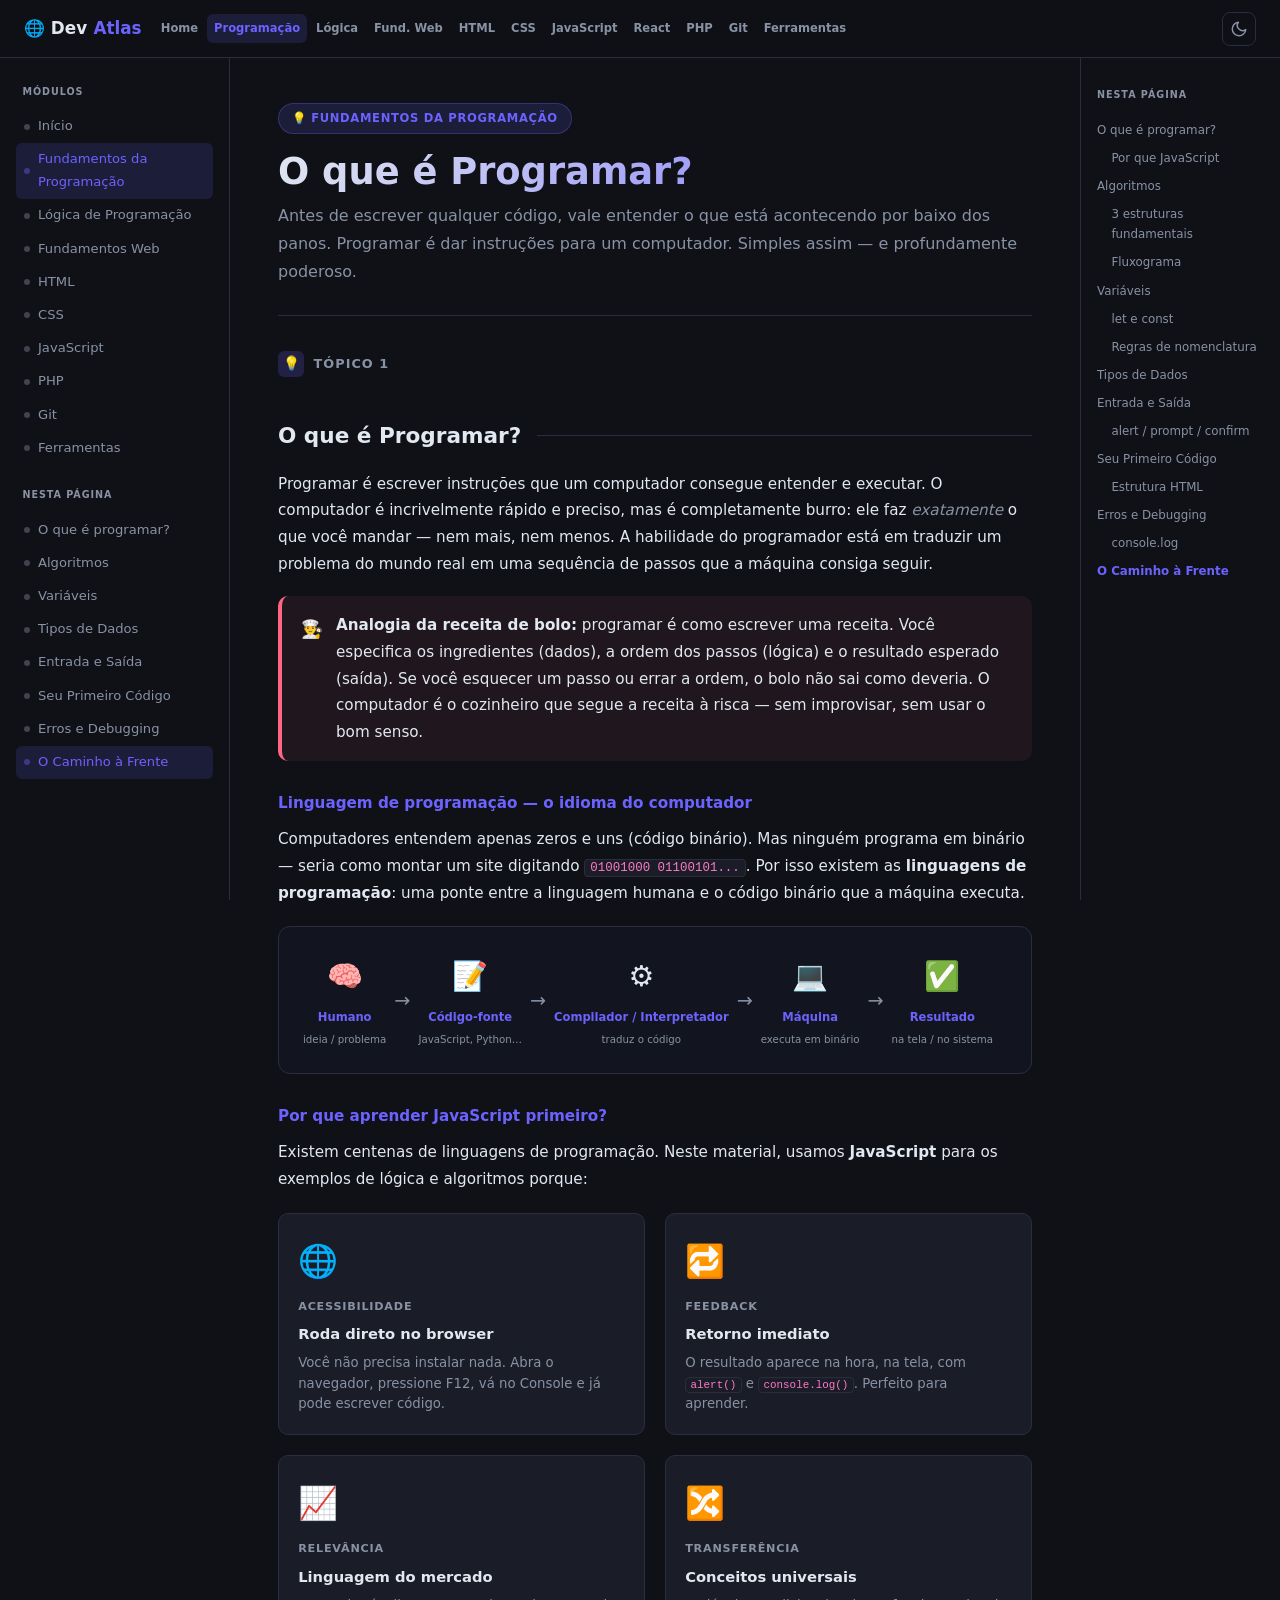
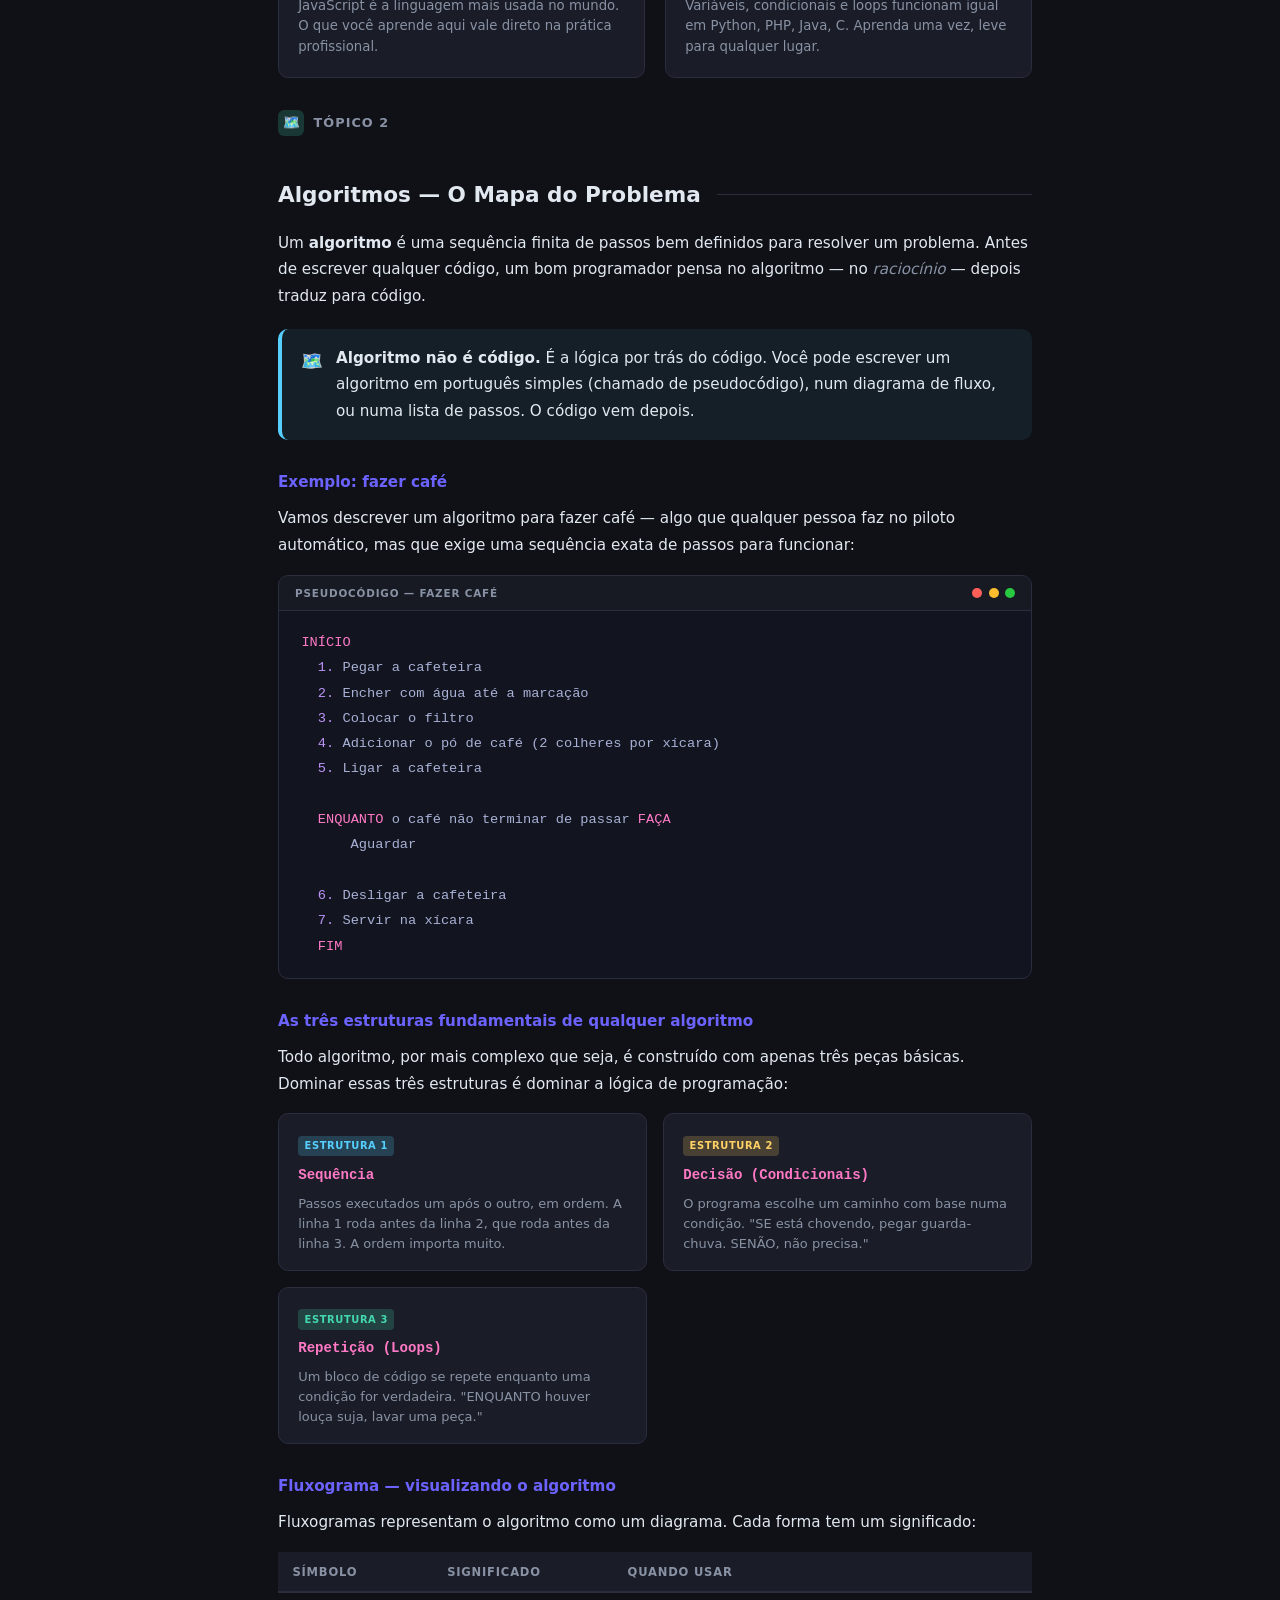
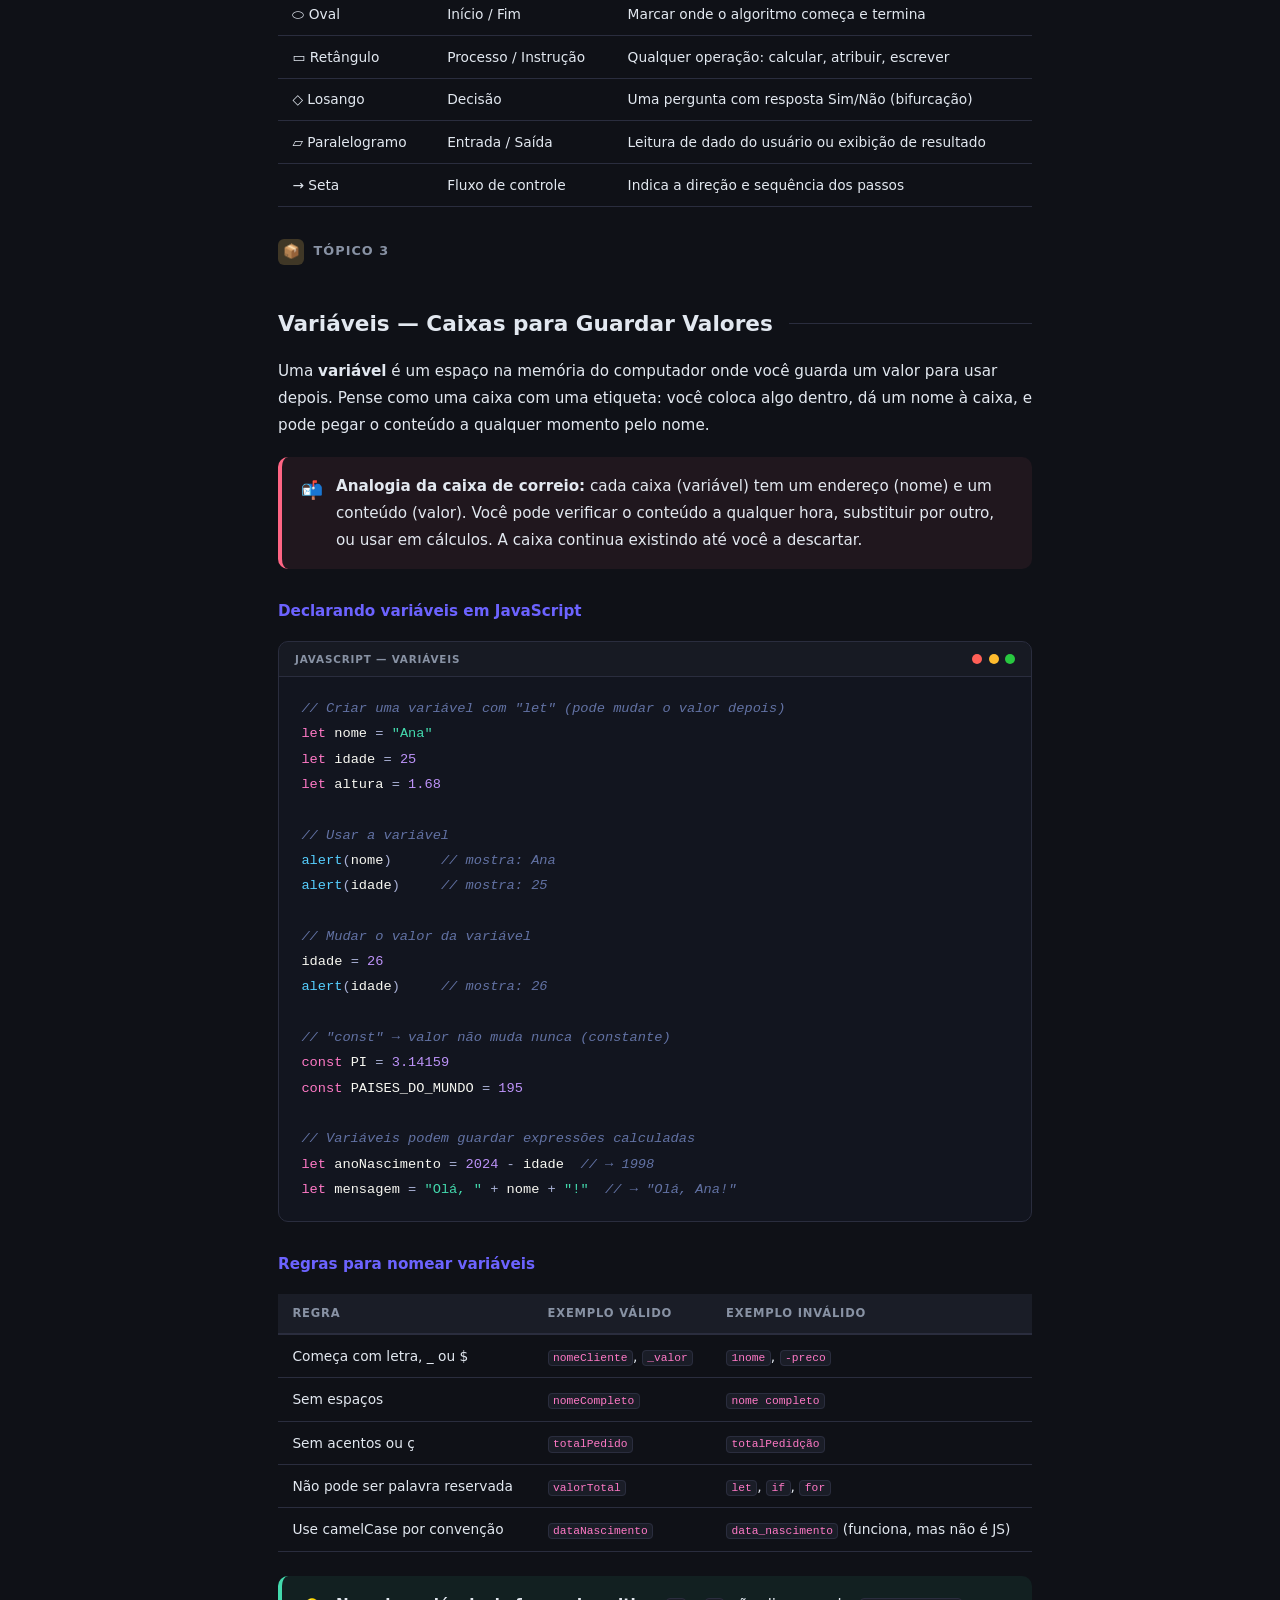
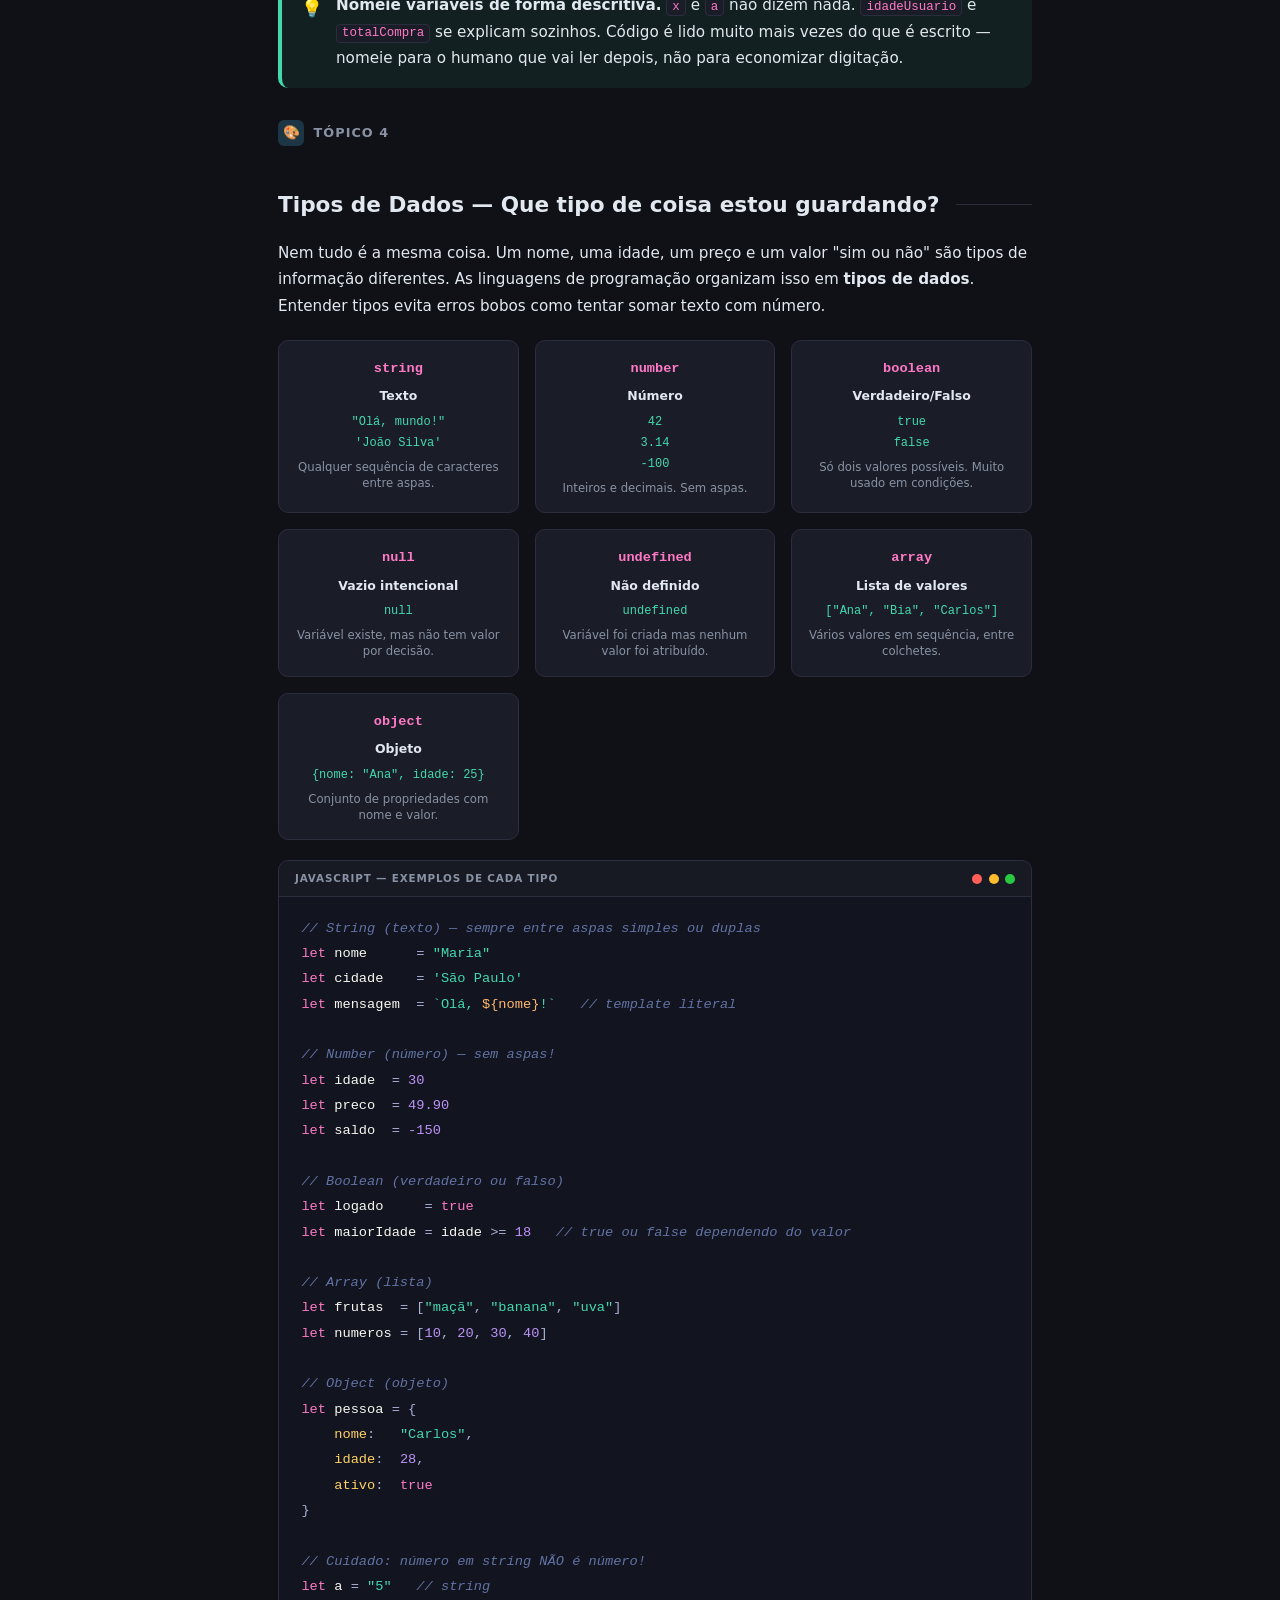
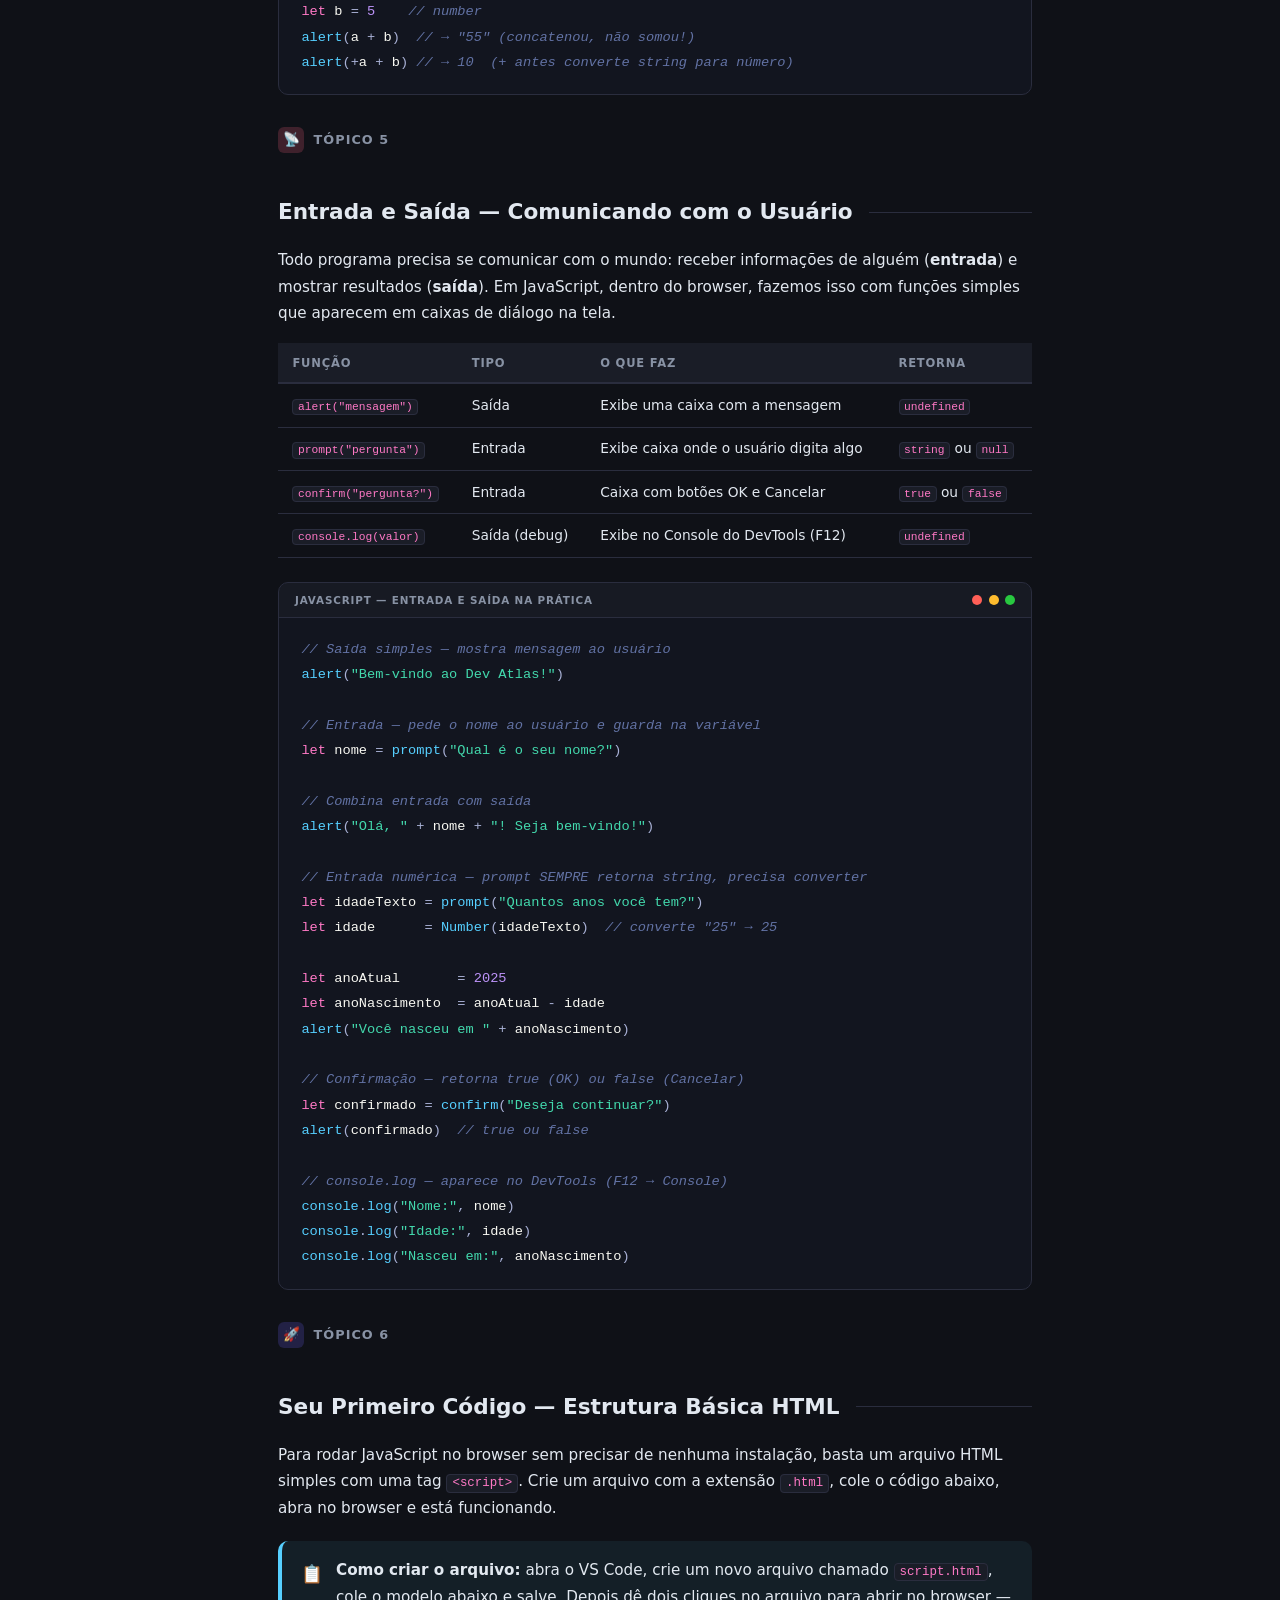
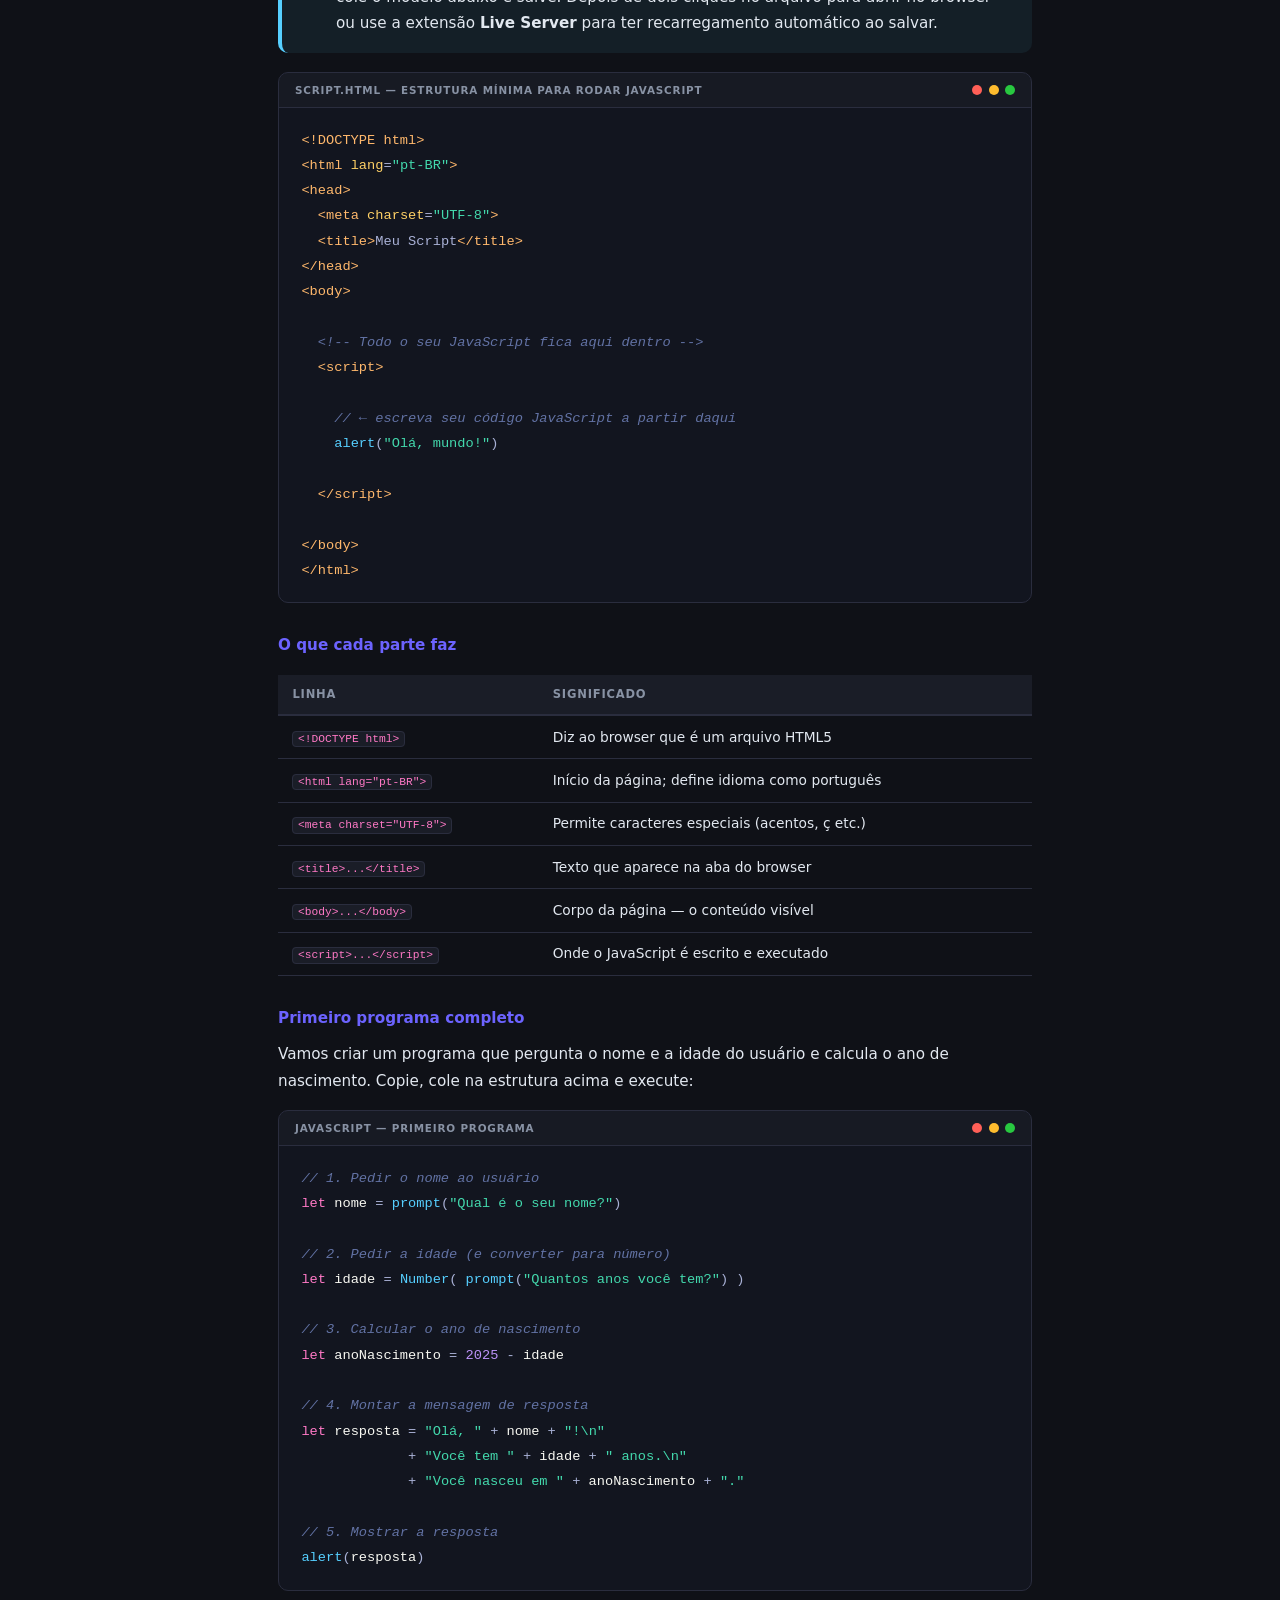
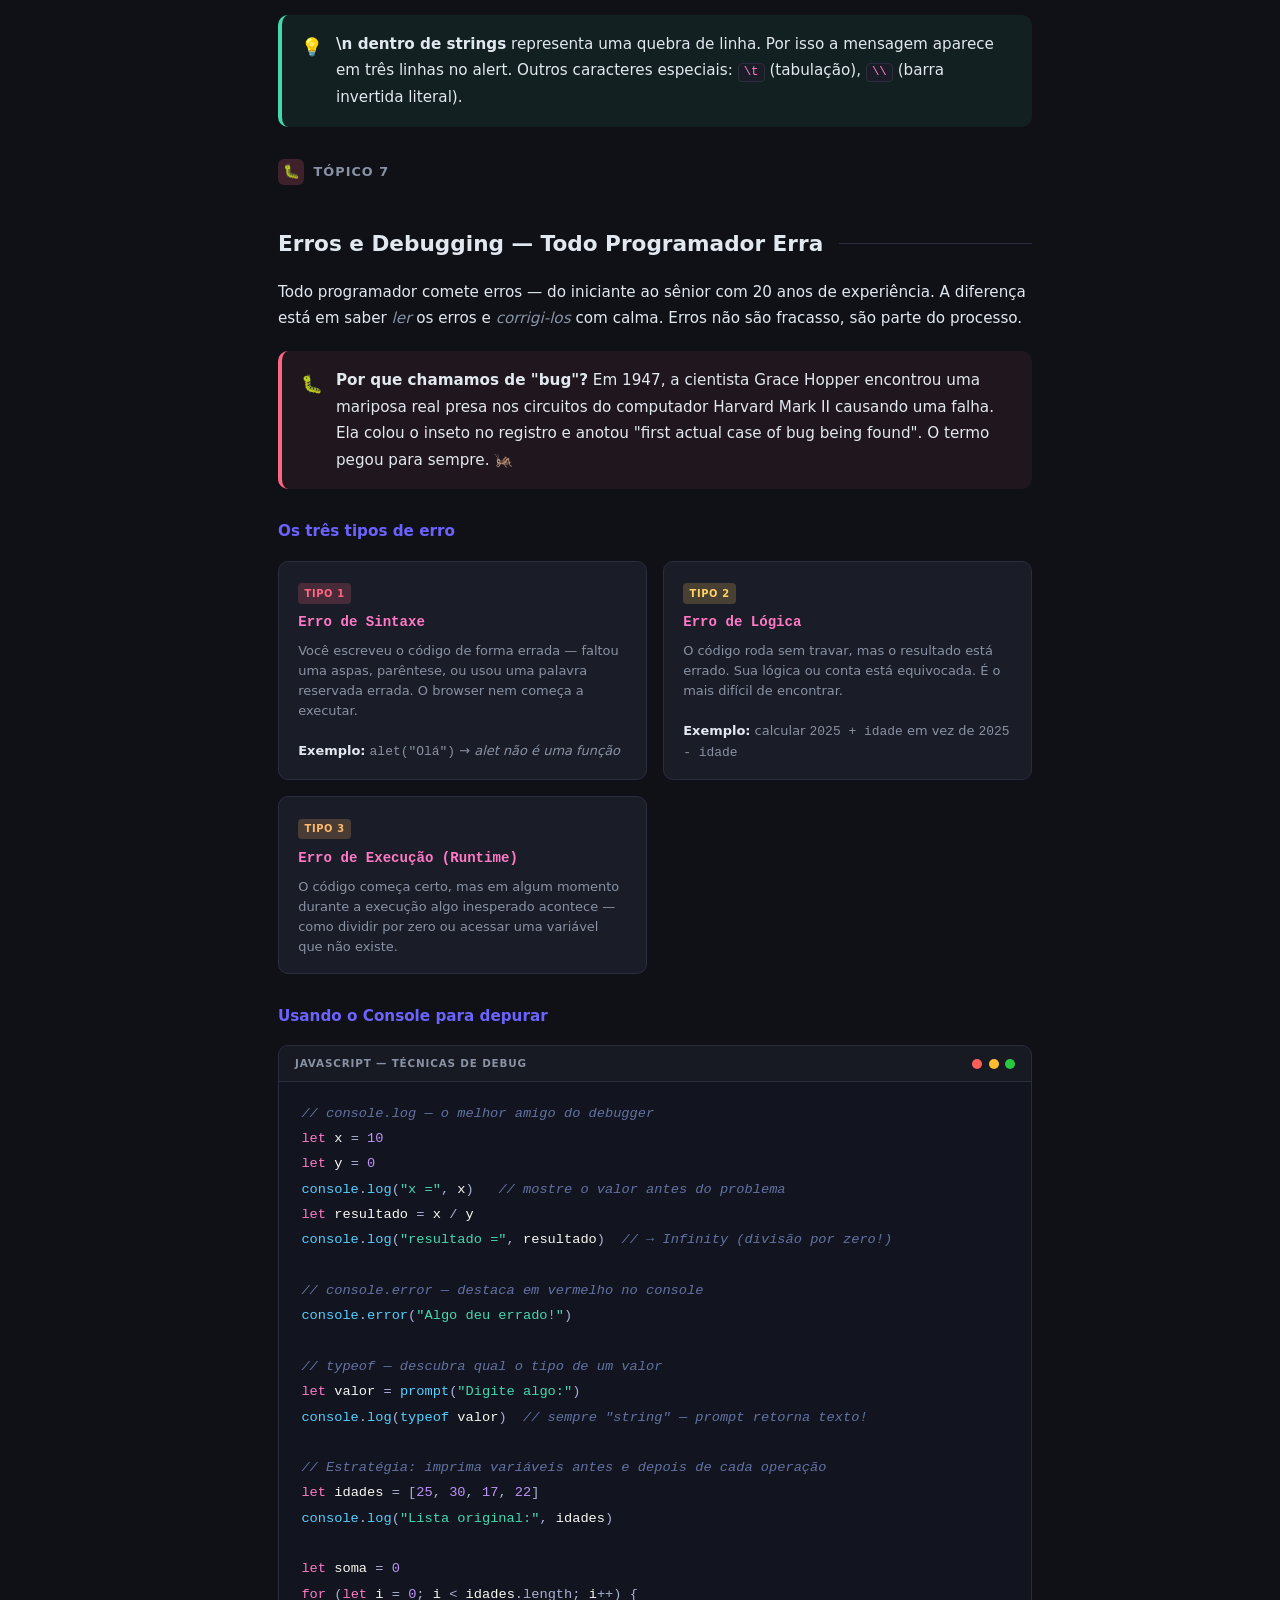
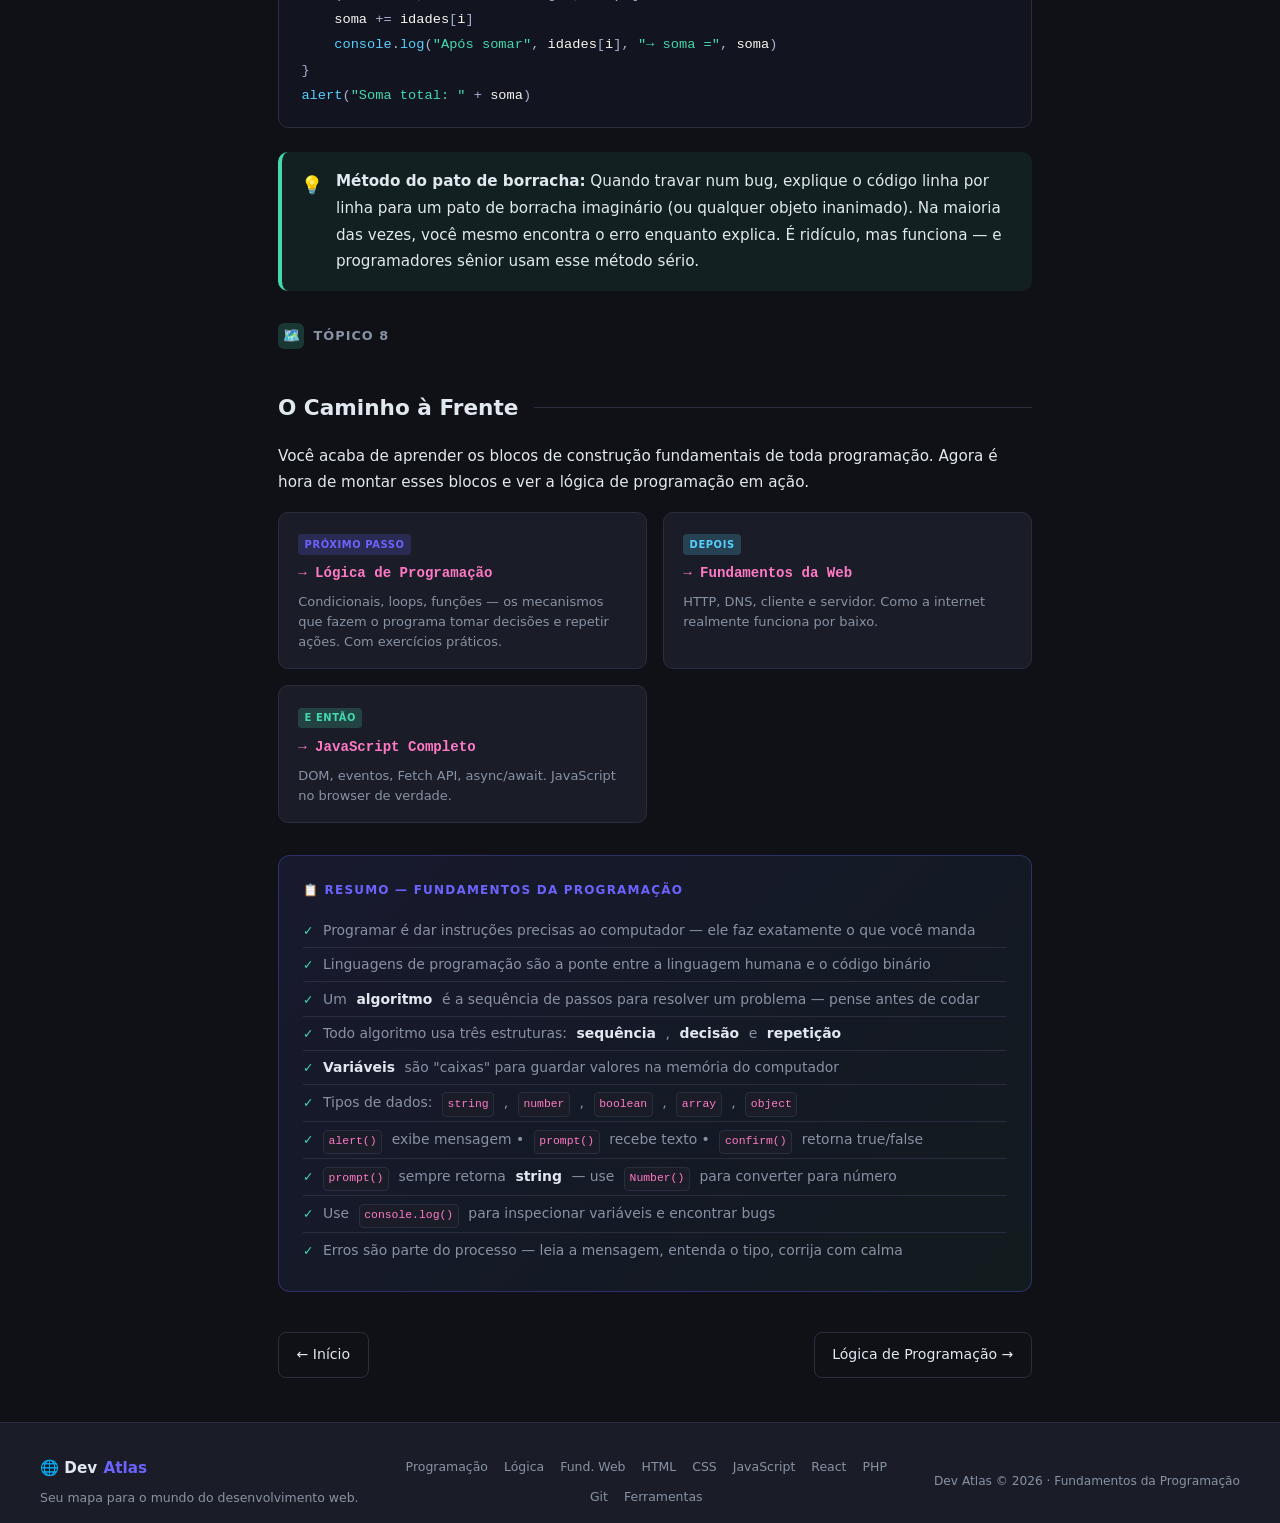
<file: programacao.html>
﻿<!DOCTYPE html>
<html lang="pt-BR">
<head>
    <meta charset="UTF-8">
    <meta name="viewport" content="width=device-width, initial-scale=1.0">
    <meta name="description" content="Dev Atlas — Fundamentos da Programação: o que é programar, algoritmos, variáveis, tipos de dados e sua primeira linha de código.">
    <title>Fundamentos da Programação — Dev Atlas</title>
    <link rel="stylesheet" href="./assets/css/style.css">
    <style>
        .analogy-card {
            display: grid;
            grid-template-columns: 1fr 1fr;
            gap: 1.25rem;
            margin: 1.25rem 0;
        }
        @media(max-width:640px){ .analogy-card{ grid-template-columns:1fr } }
        .analogy-item {
            border-radius: 10px;
            padding: 1.2rem;
            border: 1px solid var(--border);
            background: var(--bg-card);
        }
        .analogy-item__icon { font-size: 2rem; margin-bottom: .5rem; }
        .analogy-item__label { font-size: .7rem; font-weight: 700; text-transform: uppercase;
            letter-spacing: .07em; color: var(--text-muted); margin-bottom: .3rem; }
        .analogy-item h4 { font-size: .92rem; margin: 0 0 .4rem; }
        .analogy-item p { font-size: .83rem; color: var(--text-muted); margin: 0; line-height: 1.55; }

        .concept-flow {
            display: flex; flex-wrap: wrap; align-items: center;
            gap: .5rem; background: var(--bg-code);
            border: 1px solid var(--border); border-radius: 12px;
            padding: 1.5rem; margin: 1.25rem 0;
        }
        .cf-box {
            display: flex; flex-direction: column; align-items: center;
            gap: .3rem; min-width: 80px; text-align: center;
        }
        .cf-box__icon { font-size: 1.8rem; }
        .cf-box__label { font-size: .72rem; font-weight: 700; color: var(--accent); }
        .cf-box__sub { font-size: .64rem; color: var(--text-muted); }
        .cf-arrow { font-size: 1.2rem; color: var(--text-muted); flex-shrink: 0; }

        .type-grid {
            display: grid;
            grid-template-columns: repeat(auto-fill, minmax(180px, 1fr));
            gap: 1rem; margin: 1.25rem 0;
        }
        .type-card {
            background: var(--bg-card); border: 1px solid var(--border);
            border-radius: 10px; padding: 1rem; text-align: center;
        }
        .type-card__type {
            font-family: 'Cascadia Code','Fira Code', monospace;
            font-size: .85rem; font-weight: 700; color: var(--pink); margin-bottom: .3rem;
        }
        .type-card__name { font-size: .78rem; font-weight: 600; color: var(--text); margin-bottom: .3rem; }
        .type-card__example { font-size: .75rem; color: var(--green); font-family: monospace; }
        .type-card__desc { font-size: .73rem; color: var(--text-muted); margin-top: .3rem; line-height: 1.4; }

        .page-nav { display: flex; justify-content: space-between; margin: 2.5rem 0 0; }
        .page-nav a {
            display: inline-flex; align-items: center; gap: .45rem;
            padding: .6rem 1.1rem; border-radius: 8px;
            border: 1px solid var(--border); font-size: .88rem;
            color: var(--text); text-decoration: none;
            transition: border-color .2s, background .2s;
        }
        .page-nav a:hover { border-color: var(--accent); background: rgba(108,99,255,.08); }
    </style>
</head>
<body>
<!-- ── LAYOUT ── -->
<div class="page-wrapper">

    <!-- ── SIDEBAR ── -->
    <aside class="sidebar">
        <h3>Módulos</h3>
        <ul>
            <li><a href="index.html"><span class="dot"></span>Início</a></li>
            <li><a href="programacao.html" class="active"><span class="dot"></span>Fundamentos da Programação</a></li>
            <li><a href="logica.html"><span class="dot"></span>Lógica de Programação</a></li>
            <li><a href="fundamentos.html"><span class="dot"></span>Fundamentos Web</a></li>
            <li><a href="html.html"><span class="dot"></span>HTML</a></li>
            <li><a href="css.html"><span class="dot"></span>CSS</a></li>
            <li><a href="javascript.html"><span class="dot"></span>JavaScript</a></li>
            <li><a href="php.html"><span class="dot"></span>PHP</a></li>
            <li><a href="git.html"><span class="dot"></span>Git</a></li>
            <li><a href="ferramentas.html"><span class="dot"></span>Ferramentas</a></li>
        </ul>

        <h3>Nesta página</h3>
        <ul>
            <li><a href="#oque"><span class="dot"></span>O que é programar?</a></li>
            <li><a href="#algoritmo"><span class="dot"></span>Algoritmos</a></li>
            <li><a href="#variaveis"><span class="dot"></span>Variáveis</a></li>
            <li><a href="#tipos"><span class="dot"></span>Tipos de Dados</a></li>
            <li><a href="#entrada-saida"><span class="dot"></span>Entrada e Saída</a></li>
            <li><a href="#primeirocod"><span class="dot"></span>Seu Primeiro Código</a></li>
            <li><a href="#erros"><span class="dot"></span>Erros e Debugging</a></li>
            <li><a href="#caminho"><span class="dot"></span>O Caminho à Frente</a></li>
        </ul>
    </aside>

    <!-- ── MAIN ── -->
    <main class="content">

        <div class="page-badge">💡 Fundamentos da Programação</div>
        <h1 class="page-title">O que é Programar?</h1>
        <p class="page-subtitle">
            Antes de escrever qualquer código, vale entender o que está acontecendo por baixo dos panos.
            Programar é dar instruções para um computador. Simples assim — e profundamente poderoso.
        </p>

        <!-- ─────────────────────────────────────
             1. O QUE É PROGRAMAR
        ───────────────────────────────────── -->
        <section id="oque">
            <div class="section-label">
                <div class="sl-icon sl-purple">💡</div>
                <span>Tópico 1</span>
            </div>
            <h2 class="section-h">O que é Programar?</h2>

            <p>
                Programar é escrever instruções que um computador consegue entender e executar.
                O computador é incrivelmente rápido e preciso, mas é completamente burro:
                ele faz <em>exatamente</em> o que você mandar — nem mais, nem menos.
                A habilidade do programador está em traduzir um problema do mundo real em
                uma sequência de passos que a máquina consiga seguir.
            </p>

            <div class="callout fun">
                <div class="callout-icon">👨‍🍳</div>
                <div class="callout-body">
                    <p>
                        <strong>Analogia da receita de bolo:</strong> programar é como escrever uma
                        receita. Você especifica os ingredientes (dados), a ordem dos passos (lógica)
                        e o resultado esperado (saída). Se você esquecer um passo ou errar a ordem,
                        o bolo não sai como deveria. O computador é o cozinheiro que segue a receita
                        à risca — sem improvisar, sem usar o bom senso.
                    </p>
                </div>
            </div>

            <h3 class="sub-h">Linguagem de programação — o idioma do computador</h3>
            <p>
                Computadores entendem apenas zeros e uns (código binário). Mas ninguém programa em
                binário — seria como montar um site digitando <code>01001000 01100101...</code>.
                Por isso existem as <strong>linguagens de programação</strong>: uma ponte entre a
                linguagem humana e o código binário que a máquina executa.
            </p>

            <div class="concept-flow">
                <div class="cf-box">
                    <div class="cf-box__icon">🧠</div>
                    <div class="cf-box__label">Humano</div>
                    <div class="cf-box__sub">ideia / problema</div>
                </div>
                <div class="cf-arrow">→</div>
                <div class="cf-box">
                    <div class="cf-box__icon">📝</div>
                    <div class="cf-box__label">Código-fonte</div>
                    <div class="cf-box__sub">JavaScript, Python…</div>
                </div>
                <div class="cf-arrow">→</div>
                <div class="cf-box">
                    <div class="cf-box__icon">⚙️</div>
                    <div class="cf-box__label">Compilador / Interpretador</div>
                    <div class="cf-box__sub">traduz o código</div>
                </div>
                <div class="cf-arrow">→</div>
                <div class="cf-box">
                    <div class="cf-box__icon">💻</div>
                    <div class="cf-box__label">Máquina</div>
                    <div class="cf-box__sub">executa em binário</div>
                </div>
                <div class="cf-arrow">→</div>
                <div class="cf-box">
                    <div class="cf-box__icon">✅</div>
                    <div class="cf-box__label">Resultado</div>
                    <div class="cf-box__sub">na tela / no sistema</div>
                </div>
            </div>

            <h3 class="sub-h">Por que aprender JavaScript primeiro?</h3>
            <p>
                Existem centenas de linguagens de programação. Neste material, usamos
                <strong>JavaScript</strong> para os exemplos de lógica e algoritmos porque:
            </p>

            <div class="analogy-card">
                <div class="analogy-item">
                    <div class="analogy-item__icon">🌐</div>
                    <div class="analogy-item__label">Acessibilidade</div>
                    <h4>Roda direto no browser</h4>
                    <p>Você não precisa instalar nada. Abra o navegador, pressione F12, vá no Console e já pode escrever código.</p>
                </div>
                <div class="analogy-item">
                    <div class="analogy-item__icon">🔁</div>
                    <div class="analogy-item__label">Feedback</div>
                    <h4>Retorno imediato</h4>
                    <p>O resultado aparece na hora, na tela, com <code>alert()</code> e <code>console.log()</code>. Perfeito para aprender.</p>
                </div>
                <div class="analogy-item">
                    <div class="analogy-item__icon">📈</div>
                    <div class="analogy-item__label">Relevância</div>
                    <h4>Linguagem do mercado</h4>
                    <p>JavaScript é a linguagem mais usada no mundo. O que você aprende aqui vale direto na prática profissional.</p>
                </div>
                <div class="analogy-item">
                    <div class="analogy-item__icon">🔀</div>
                    <div class="analogy-item__label">Transferência</div>
                    <h4>Conceitos universais</h4>
                    <p>Variáveis, condicionais e loops funcionam igual em Python, PHP, Java, C. Aprenda uma vez, leve para qualquer lugar.</p>
                </div>
            </div>
        </section>

        <!-- ─────────────────────────────────────
             2. ALGORITMOS
        ───────────────────────────────────── -->
        <section id="algoritmo">
            <div class="section-label">
                <div class="sl-icon sl-green">🗺️</div>
                <span>Tópico 2</span>
            </div>
            <h2 class="section-h">Algoritmos — O Mapa do Problema</h2>

            <p>
                Um <strong>algoritmo</strong> é uma sequência finita de passos bem definidos para
                resolver um problema. Antes de escrever qualquer código, um bom programador pensa
                no algoritmo — no <em>raciocínio</em> — depois traduz para código.
            </p>

            <div class="callout info">
                <div class="callout-icon">🗺️</div>
                <div class="callout-body">
                    <p>
                        <strong>Algoritmo não é código.</strong> É a lógica por trás do código.
                        Você pode escrever um algoritmo em português simples (chamado de pseudocódigo),
                        num diagrama de fluxo, ou numa lista de passos. O código vem depois.
                    </p>
                </div>
            </div>

            <h3 class="sub-h">Exemplo: fazer café</h3>
            <p>
                Vamos descrever um algoritmo para fazer café — algo que qualquer pessoa faz no piloto
                automático, mas que exige uma sequência exata de passos para funcionar:
            </p>

            <div class="code-block">
                <div class="cb-header">
                    <span class="cb-lang">Pseudocódigo — Fazer Café</span>
                    <div class="cb-dots">
                        <div class="cb-dot" style="background:#ff5f57"></div>
                        <div class="cb-dot" style="background:#febc2e"></div>
                        <div class="cb-dot" style="background:#28c840"></div>
                    </div>
                </div>
                <pre><code><span class="ck">INÍCIO</span>
  <span class="cn">1.</span> Pegar a cafeteira
  <span class="cn">2.</span> Encher com água até a marcação
  <span class="cn">3.</span> Colocar o filtro
  <span class="cn">4.</span> Adicionar o pó de café (2 colheres por xícara)
  <span class="cn">5.</span> Ligar a cafeteira

  <span class="ck">ENQUANTO</span> o café não terminar de passar <span class="ck">FAÇA</span>
      Aguardar

  <span class="cn">6.</span> Desligar a cafeteira
  <span class="cn">7.</span> Servir na xícara
  <span class="ck">FIM</span></code></pre>
            </div>

            <h3 class="sub-h">As três estruturas fundamentais de qualquer algoritmo</h3>
            <p>
                Todo algoritmo, por mais complexo que seja, é construído com apenas três peças básicas.
                Dominar essas três estruturas é dominar a lógica de programação:
            </p>

            <div class="cards-grid">
                <div class="card">
                    <span class="card-badge b-blue">Estrutura 1</span>
                    <div class="card-title">Sequência</div>
                    <div class="card-desc">
                        Passos executados um após o outro, em ordem. A linha 1 roda antes da linha 2,
                        que roda antes da linha 3. A ordem importa muito.
                    </div>
                </div>
                <div class="card">
                    <span class="card-badge b-yellow">Estrutura 2</span>
                    <div class="card-title">Decisão (Condicionais)</div>
                    <div class="card-desc">
                        O programa escolhe um caminho com base numa condição. "SE está chovendo,
                        pegar guarda-chuva. SENÃO, não precisa."
                    </div>
                </div>
                <div class="card">
                    <span class="card-badge b-green">Estrutura 3</span>
                    <div class="card-title">Repetição (Loops)</div>
                    <div class="card-desc">
                        Um bloco de código se repete enquanto uma condição for verdadeira.
                        "ENQUANTO houver louça suja, lavar uma peça."
                    </div>
                </div>
            </div>

            <h3 class="sub-h">Fluxograma — visualizando o algoritmo</h3>
            <p>
                Fluxogramas representam o algoritmo como um diagrama. Cada forma tem um significado:
            </p>

            <div class="tbl-wrap">
                <table>
                    <thead>
                        <tr><th>Símbolo</th><th>Significado</th><th>Quando usar</th></tr>
                    </thead>
                    <tbody>
                        <tr>
                            <td>⬭ Oval</td>
                            <td>Início / Fim</td>
                            <td>Marcar onde o algoritmo começa e termina</td>
                        </tr>
                        <tr>
                            <td>▭ Retângulo</td>
                            <td>Processo / Instrução</td>
                            <td>Qualquer operação: calcular, atribuir, escrever</td>
                        </tr>
                        <tr>
                            <td>◇ Losango</td>
                            <td>Decisão</td>
                            <td>Uma pergunta com resposta Sim/Não (bifurcação)</td>
                        </tr>
                        <tr>
                            <td>▱ Paralelogramo</td>
                            <td>Entrada / Saída</td>
                            <td>Leitura de dado do usuário ou exibição de resultado</td>
                        </tr>
                        <tr>
                            <td>→ Seta</td>
                            <td>Fluxo de controle</td>
                            <td>Indica a direção e sequência dos passos</td>
                        </tr>
                    </tbody>
                </table>
            </div>
        </section>

        <!-- ─────────────────────────────────────
             3. VARIÁVEIS
        ───────────────────────────────────── -->
        <section id="variaveis">
            <div class="section-label">
                <div class="sl-icon sl-yellow">📦</div>
                <span>Tópico 3</span>
            </div>
            <h2 class="section-h">Variáveis — Caixas para Guardar Valores</h2>

            <p>
                Uma <strong>variável</strong> é um espaço na memória do computador onde você
                guarda um valor para usar depois. Pense como uma caixa com uma etiqueta:
                você coloca algo dentro, dá um nome à caixa, e pode pegar o conteúdo a qualquer
                momento pelo nome.
            </p>

            <div class="callout fun">
                <div class="callout-icon">📬</div>
                <div class="callout-body">
                    <p>
                        <strong>Analogia da caixa de correio:</strong> cada caixa (variável) tem
                        um endereço (nome) e um conteúdo (valor). Você pode verificar o conteúdo
                        a qualquer hora, substituir por outro, ou usar em cálculos. A caixa continua
                        existindo até você a descartar.
                    </p>
                </div>
            </div>

            <h3 class="sub-h">Declarando variáveis em JavaScript</h3>

            <div class="code-block">
                <div class="cb-header">
                    <span class="cb-lang">JavaScript — Variáveis</span>
                    <div class="cb-dots">
                        <div class="cb-dot" style="background:#ff5f57"></div>
                        <div class="cb-dot" style="background:#febc2e"></div>
                        <div class="cb-dot" style="background:#28c840"></div>
                    </div>
                </div>
                <pre><code><span class="cc">// Criar uma variável com "let" (pode mudar o valor depois)</span>
<span class="ck">let</span> <span class="cv">nome</span> = <span class="cs">"Ana"</span>
<span class="ck">let</span> <span class="cv">idade</span> = <span class="cn">25</span>
<span class="ck">let</span> <span class="cv">altura</span> = <span class="cn">1.68</span>

<span class="cc">// Usar a variável</span>
<span class="cf">alert</span>(<span class="cv">nome</span>)      <span class="cc">// mostra: Ana</span>
<span class="cf">alert</span>(<span class="cv">idade</span>)     <span class="cc">// mostra: 25</span>

<span class="cc">// Mudar o valor da variável</span>
<span class="cv">idade</span> = <span class="cn">26</span>
<span class="cf">alert</span>(<span class="cv">idade</span>)     <span class="cc">// mostra: 26</span>

<span class="cc">// "const" → valor não muda nunca (constante)</span>
<span class="ck">const</span> <span class="cv">PI</span> = <span class="cn">3.14159</span>
<span class="ck">const</span> <span class="cv">PAISES_DO_MUNDO</span> = <span class="cn">195</span>

<span class="cc">// Variáveis podem guardar expressões calculadas</span>
<span class="ck">let</span> <span class="cv">anoNascimento</span> = <span class="cn">2024</span> - <span class="cv">idade</span>  <span class="cc">// → 1998</span>
<span class="ck">let</span> <span class="cv">mensagem</span> = <span class="cs">"Olá, "</span> + <span class="cv">nome</span> + <span class="cs">"!"</span>  <span class="cc">// → "Olá, Ana!"</span></code></pre>
            </div>

            <h3 class="sub-h">Regras para nomear variáveis</h3>

            <div class="tbl-wrap">
                <table>
                    <thead>
                        <tr><th>Regra</th><th>Exemplo válido</th><th>Exemplo inválido</th></tr>
                    </thead>
                    <tbody>
                        <tr>
                            <td>Começa com letra, _ ou $</td>
                            <td><code>nomeCliente</code>, <code>_valor</code></td>
                            <td><code>1nome</code>, <code>-preco</code></td>
                        </tr>
                        <tr>
                            <td>Sem espaços</td>
                            <td><code>nomeCompleto</code></td>
                            <td><code>nome completo</code></td>
                        </tr>
                        <tr>
                            <td>Sem acentos ou ç</td>
                            <td><code>totalPedido</code></td>
                            <td><code>totalPedidção</code></td>
                        </tr>
                        <tr>
                            <td>Não pode ser palavra reservada</td>
                            <td><code>valorTotal</code></td>
                            <td><code>let</code>, <code>if</code>, <code>for</code></td>
                        </tr>
                        <tr>
                            <td>Use camelCase por convenção</td>
                            <td><code>dataNascimento</code></td>
                            <td><code>data_nascimento</code> (funciona, mas não é JS)</td>
                        </tr>
                    </tbody>
                </table>
            </div>

            <div class="callout tip">
                <div class="callout-icon">💡</div>
                <div class="callout-body">
                    <p>
                        <strong>Nomeie variáveis de forma descritiva.</strong>
                        <code>x</code> e <code>a</code> não dizem nada. <code>idadeUsuario</code>
                        e <code>totalCompra</code> se explicam sozinhos. Código é lido muito mais
                        vezes do que é escrito — nomeie para o humano que vai ler depois, não para
                        economizar digitação.
                    </p>
                </div>
            </div>
        </section>

        <!-- ─────────────────────────────────────
             4. TIPOS DE DADOS
        ───────────────────────────────────── -->
        <section id="tipos">
            <div class="section-label">
                <div class="sl-icon sl-blue">🎨</div>
                <span>Tópico 4</span>
            </div>
            <h2 class="section-h">Tipos de Dados — Que tipo de coisa estou guardando?</h2>

            <p>
                Nem tudo é a mesma coisa. Um nome, uma idade, um preço e um valor "sim ou não" são
                tipos de informação diferentes. As linguagens de programação organizam isso em
                <strong>tipos de dados</strong>. Entender tipos evita erros bobos como tentar
                somar texto com número.
            </p>

            <div class="type-grid">
                <div class="type-card">
                    <div class="type-card__type">string</div>
                    <div class="type-card__name">Texto</div>
                    <div class="type-card__example">"Olá, mundo!"<br>'João Silva'</div>
                    <div class="type-card__desc">Qualquer sequência de caracteres entre aspas.</div>
                </div>
                <div class="type-card">
                    <div class="type-card__type">number</div>
                    <div class="type-card__name">Número</div>
                    <div class="type-card__example">42<br>3.14<br>-100</div>
                    <div class="type-card__desc">Inteiros e decimais. Sem aspas.</div>
                </div>
                <div class="type-card">
                    <div class="type-card__type">boolean</div>
                    <div class="type-card__name">Verdadeiro/Falso</div>
                    <div class="type-card__example">true<br>false</div>
                    <div class="type-card__desc">Só dois valores possíveis. Muito usado em condições.</div>
                </div>
                <div class="type-card">
                    <div class="type-card__type">null</div>
                    <div class="type-card__name">Vazio intencional</div>
                    <div class="type-card__example">null</div>
                    <div class="type-card__desc">Variável existe, mas não tem valor por decisão.</div>
                </div>
                <div class="type-card">
                    <div class="type-card__type">undefined</div>
                    <div class="type-card__name">Não definido</div>
                    <div class="type-card__example">undefined</div>
                    <div class="type-card__desc">Variável foi criada mas nenhum valor foi atribuído.</div>
                </div>
                <div class="type-card">
                    <div class="type-card__type">array</div>
                    <div class="type-card__name">Lista de valores</div>
                    <div class="type-card__example">["Ana", "Bia", "Carlos"]</div>
                    <div class="type-card__desc">Vários valores em sequência, entre colchetes.</div>
                </div>
                <div class="type-card">
                    <div class="type-card__type">object</div>
                    <div class="type-card__name">Objeto</div>
                    <div class="type-card__example">{nome: "Ana", idade: 25}</div>
                    <div class="type-card__desc">Conjunto de propriedades com nome e valor.</div>
                </div>
            </div>

            <div class="code-block">
                <div class="cb-header">
                    <span class="cb-lang">JavaScript — Exemplos de cada tipo</span>
                    <div class="cb-dots">
                        <div class="cb-dot" style="background:#ff5f57"></div>
                        <div class="cb-dot" style="background:#febc2e"></div>
                        <div class="cb-dot" style="background:#28c840"></div>
                    </div>
                </div>
                <pre><code><span class="cc">// String (texto) — sempre entre aspas simples ou duplas</span>
<span class="ck">let</span> <span class="cv">nome</span>      = <span class="cs">"Maria"</span>
<span class="ck">let</span> <span class="cv">cidade</span>    = <span class="cs">'São Paulo'</span>
<span class="ck">let</span> <span class="cv">mensagem</span>  = <span class="cs">`Olá, <span style="color:var(--orange)">${nome}</span>!`</span>   <span class="cc">// template literal</span>

<span class="cc">// Number (número) — sem aspas!</span>
<span class="ck">let</span> <span class="cv">idade</span>  = <span class="cn">30</span>
<span class="ck">let</span> <span class="cv">preco</span>  = <span class="cn">49.90</span>
<span class="ck">let</span> <span class="cv">saldo</span>  = <span class="cn">-150</span>

<span class="cc">// Boolean (verdadeiro ou falso)</span>
<span class="ck">let</span> <span class="cv">logado</span>     = <span class="ck">true</span>
<span class="ck">let</span> <span class="cv">maiorIdade</span> = <span class="cv">idade</span> >= <span class="cn">18</span>   <span class="cc">// true ou false dependendo do valor</span>

<span class="cc">// Array (lista)</span>
<span class="ck">let</span> <span class="cv">frutas</span>  = [<span class="cs">"maçã"</span>, <span class="cs">"banana"</span>, <span class="cs">"uva"</span>]
<span class="ck">let</span> <span class="cv">numeros</span> = [<span class="cn">10</span>, <span class="cn">20</span>, <span class="cn">30</span>, <span class="cn">40</span>]

<span class="cc">// Object (objeto)</span>
<span class="ck">let</span> <span class="cv">pessoa</span> = {
    <span class="ca">nome</span>:   <span class="cs">"Carlos"</span>,
    <span class="ca">idade</span>:  <span class="cn">28</span>,
    <span class="ca">ativo</span>:  <span class="ck">true</span>
}

<span class="cc">// Cuidado: número em string NÃO é número!</span>
<span class="ck">let</span> <span class="cv">a</span> = <span class="cs">"5"</span>   <span class="cc">// string</span>
<span class="ck">let</span> <span class="cv">b</span> = <span class="cn">5</span>    <span class="cc">// number</span>
<span class="cf">alert</span>(<span class="cv">a</span> + <span class="cv">b</span>)  <span class="cc">// → "55" (concatenou, não somou!)</span>
<span class="cf">alert</span>(+<span class="cv">a</span> + <span class="cv">b</span>) <span class="cc">// → 10  (+ antes converte string para número)</span></code></pre>
            </div>
        </section>

        <!-- ─────────────────────────────────────
             5. ENTRADA E SAÍDA
        ───────────────────────────────────── -->
        <section id="entrada-saida">
            <div class="section-label">
                <div class="sl-icon sl-red">📡</div>
                <span>Tópico 5</span>
            </div>
            <h2 class="section-h">Entrada e Saída — Comunicando com o Usuário</h2>

            <p>
                Todo programa precisa se comunicar com o mundo: receber informações de alguém
                (<strong>entrada</strong>) e mostrar resultados (<strong>saída</strong>).
                Em JavaScript, dentro do browser, fazemos isso com funções simples que aparecem
                em caixas de diálogo na tela.
            </p>

            <div class="tbl-wrap">
                <table>
                    <thead>
                        <tr><th>Função</th><th>Tipo</th><th>O que faz</th><th>Retorna</th></tr>
                    </thead>
                    <tbody>
                        <tr>
                            <td><code>alert("mensagem")</code></td>
                            <td>Saída</td>
                            <td>Exibe uma caixa com a mensagem</td>
                            <td><code>undefined</code></td>
                        </tr>
                        <tr>
                            <td><code>prompt("pergunta")</code></td>
                            <td>Entrada</td>
                            <td>Exibe caixa onde o usuário digita algo</td>
                            <td><code>string</code> ou <code>null</code></td>
                        </tr>
                        <tr>
                            <td><code>confirm("pergunta?")</code></td>
                            <td>Entrada</td>
                            <td>Caixa com botões OK e Cancelar</td>
                            <td><code>true</code> ou <code>false</code></td>
                        </tr>
                        <tr>
                            <td><code>console.log(valor)</code></td>
                            <td>Saída (debug)</td>
                            <td>Exibe no Console do DevTools (F12)</td>
                            <td><code>undefined</code></td>
                        </tr>
                    </tbody>
                </table>
            </div>

            <div class="code-block">
                <div class="cb-header">
                    <span class="cb-lang">JavaScript — Entrada e saída na prática</span>
                    <div class="cb-dots">
                        <div class="cb-dot" style="background:#ff5f57"></div>
                        <div class="cb-dot" style="background:#febc2e"></div>
                        <div class="cb-dot" style="background:#28c840"></div>
                    </div>
                </div>
                <pre><code><span class="cc">// Saída simples — mostra mensagem ao usuário</span>
<span class="cf">alert</span>(<span class="cs">"Bem-vindo ao Dev Atlas!"</span>)

<span class="cc">// Entrada — pede o nome ao usuário e guarda na variável</span>
<span class="ck">let</span> <span class="cv">nome</span> = <span class="cf">prompt</span>(<span class="cs">"Qual é o seu nome?"</span>)

<span class="cc">// Combina entrada com saída</span>
<span class="cf">alert</span>(<span class="cs">"Olá, "</span> + <span class="cv">nome</span> + <span class="cs">"! Seja bem-vindo!"</span>)

<span class="cc">// Entrada numérica — prompt SEMPRE retorna string, precisa converter</span>
<span class="ck">let</span> <span class="cv">idadeTexto</span> = <span class="cf">prompt</span>(<span class="cs">"Quantos anos você tem?"</span>)
<span class="ck">let</span> <span class="cv">idade</span>      = <span class="cf">Number</span>(<span class="cv">idadeTexto</span>)  <span class="cc">// converte "25" → 25</span>

<span class="ck">let</span> <span class="cv">anoAtual</span>       = <span class="cn">2025</span>
<span class="ck">let</span> <span class="cv">anoNascimento</span>  = <span class="cv">anoAtual</span> - <span class="cv">idade</span>
<span class="cf">alert</span>(<span class="cs">"Você nasceu em "</span> + <span class="cv">anoNascimento</span>)

<span class="cc">// Confirmação — retorna true (OK) ou false (Cancelar)</span>
<span class="ck">let</span> <span class="cv">confirmado</span> = <span class="cf">confirm</span>(<span class="cs">"Deseja continuar?"</span>)
<span class="cf">alert</span>(<span class="cv">confirmado</span>)  <span class="cc">// true ou false</span>

<span class="cc">// console.log — aparece no DevTools (F12 → Console)</span>
<span class="cf">console</span>.<span class="cf">log</span>(<span class="cs">"Nome:"</span>, <span class="cv">nome</span>)
<span class="cf">console</span>.<span class="cf">log</span>(<span class="cs">"Idade:"</span>, <span class="cv">idade</span>)
<span class="cf">console</span>.<span class="cf">log</span>(<span class="cs">"Nasceu em:"</span>, <span class="cv">anoNascimento</span>)</code></pre>
            </div>
        </section>

        <!-- ─────────────────────────────────────
             6. SEU PRIMEIRO CÓDIGO
        ───────────────────────────────────── -->
        <section id="primeirocod">
            <div class="section-label">
                <div class="sl-icon sl-purple">🚀</div>
                <span>Tópico 6</span>
            </div>
            <h2 class="section-h">Seu Primeiro Código — Estrutura Básica HTML</h2>

            <p>
                Para rodar JavaScript no browser sem precisar de nenhuma instalação, basta um arquivo
                HTML simples com uma tag <code>&lt;script&gt;</code>. Crie um arquivo com a extensão
                <code>.html</code>, cole o código abaixo, abra no browser e está funcionando.
            </p>

            <div class="callout info">
                <div class="callout-icon">📋</div>
                <div class="callout-body">
                    <p>
                        <strong>Como criar o arquivo:</strong> abra o VS Code, crie um novo arquivo
                        chamado <code>script.html</code>, cole o modelo abaixo e salve.
                        Depois dê dois cliques no arquivo para abrir no browser — ou use a extensão
                        <strong>Live Server</strong> para ter recarregamento automático ao salvar.
                    </p>
                </div>
            </div>

            <div class="code-block">
                <div class="cb-header">
                    <span class="cb-lang">script.html — Estrutura mínima para rodar JavaScript</span>
                    <div class="cb-dots">
                        <div class="cb-dot" style="background:#ff5f57"></div>
                        <div class="cb-dot" style="background:#febc2e"></div>
                        <div class="cb-dot" style="background:#28c840"></div>
                    </div>
                </div>
                <pre><code><span class="ct">&lt;!DOCTYPE html&gt;</span>
<span class="ct">&lt;html</span> <span class="ca">lang</span>=<span class="cs">"pt-BR"</span><span class="ct">&gt;</span>
<span class="ct">&lt;head&gt;</span>
  <span class="ct">&lt;meta</span> <span class="ca">charset</span>=<span class="cs">"UTF-8"</span><span class="ct">&gt;</span>
  <span class="ct">&lt;title&gt;</span>Meu Script<span class="ct">&lt;/title&gt;</span>
<span class="ct">&lt;/head&gt;</span>
<span class="ct">&lt;body&gt;</span>

  <span class="cc">&lt;!-- Todo o seu JavaScript fica aqui dentro --&gt;</span>
  <span class="ct">&lt;script&gt;</span>

    <span class="cc">// ← escreva seu código JavaScript a partir daqui</span>
    <span class="cf">alert</span>(<span class="cs">"Olá, mundo!"</span>)

  <span class="ct">&lt;/script&gt;</span>

<span class="ct">&lt;/body&gt;</span>
<span class="ct">&lt;/html&gt;</span></code></pre>
            </div>

            <h3 class="sub-h">O que cada parte faz</h3>
            <div class="tbl-wrap">
                <table>
                    <thead>
                        <tr><th>Linha</th><th>Significado</th></tr>
                    </thead>
                    <tbody>
                        <tr>
                            <td><code>&lt;!DOCTYPE html&gt;</code></td>
                            <td>Diz ao browser que é um arquivo HTML5</td>
                        </tr>
                        <tr>
                            <td><code>&lt;html lang="pt-BR"&gt;</code></td>
                            <td>Início da página; define idioma como português</td>
                        </tr>
                        <tr>
                            <td><code>&lt;meta charset="UTF-8"&gt;</code></td>
                            <td>Permite caracteres especiais (acentos, ç etc.)</td>
                        </tr>
                        <tr>
                            <td><code>&lt;title&gt;...&lt;/title&gt;</code></td>
                            <td>Texto que aparece na aba do browser</td>
                        </tr>
                        <tr>
                            <td><code>&lt;body&gt;...&lt;/body&gt;</code></td>
                            <td>Corpo da página — o conteúdo visível</td>
                        </tr>
                        <tr>
                            <td><code>&lt;script&gt;...&lt;/script&gt;</code></td>
                            <td>Onde o JavaScript é escrito e executado</td>
                        </tr>
                    </tbody>
                </table>
            </div>

            <h3 class="sub-h">Primeiro programa completo</h3>
            <p>
                Vamos criar um programa que pergunta o nome e a idade do usuário e calcula
                o ano de nascimento. Copie, cole na estrutura acima e execute:
            </p>

            <div class="code-block">
                <div class="cb-header">
                    <span class="cb-lang">JavaScript — Primeiro programa</span>
                    <div class="cb-dots">
                        <div class="cb-dot" style="background:#ff5f57"></div>
                        <div class="cb-dot" style="background:#febc2e"></div>
                        <div class="cb-dot" style="background:#28c840"></div>
                    </div>
                </div>
                <pre><code><span class="cc">// 1. Pedir o nome ao usuário</span>
<span class="ck">let</span> <span class="cv">nome</span> = <span class="cf">prompt</span>(<span class="cs">"Qual é o seu nome?"</span>)

<span class="cc">// 2. Pedir a idade (e converter para número)</span>
<span class="ck">let</span> <span class="cv">idade</span> = <span class="cf">Number</span>( <span class="cf">prompt</span>(<span class="cs">"Quantos anos você tem?"</span>) )

<span class="cc">// 3. Calcular o ano de nascimento</span>
<span class="ck">let</span> <span class="cv">anoNascimento</span> = <span class="cn">2025</span> - <span class="cv">idade</span>

<span class="cc">// 4. Montar a mensagem de resposta</span>
<span class="ck">let</span> <span class="cv">resposta</span> = <span class="cs">"Olá, "</span> + <span class="cv">nome</span> + <span class="cs">"!\n"</span>
             + <span class="cs">"Você tem "</span> + <span class="cv">idade</span> + <span class="cs">" anos.\n"</span>
             + <span class="cs">"Você nasceu em "</span> + <span class="cv">anoNascimento</span> + <span class="cs">"."</span>

<span class="cc">// 5. Mostrar a resposta</span>
<span class="cf">alert</span>(<span class="cv">resposta</span>)</code></pre>
            </div>

            <div class="callout tip">
                <div class="callout-icon">💡</div>
                <div class="callout-body">
                    <p>
                        <strong>\n dentro de strings</strong> representa uma quebra de linha.
                        Por isso a mensagem aparece em três linhas no alert. Outros caracteres
                        especiais: <code>\t</code> (tabulação), <code>\\</code> (barra invertida literal).
                    </p>
                </div>
            </div>
        </section>

        <!-- ─────────────────────────────────────
             7. ERROS E DEBUGGING
        ───────────────────────────────────── -->
        <section id="erros">
            <div class="section-label">
                <div class="sl-icon sl-red">🐛</div>
                <span>Tópico 7</span>
            </div>
            <h2 class="section-h">Erros e Debugging — Todo Programador Erra</h2>

            <p>
                Todo programador comete erros — do iniciante ao sênior com 20 anos de experiência.
                A diferença está em saber <em>ler</em> os erros e <em>corrigi-los</em> com calma.
                Erros não são fracasso, são parte do processo.
            </p>

            <div class="callout fun">
                <div class="callout-icon">🐛</div>
                <div class="callout-body">
                    <p>
                        <strong>Por que chamamos de "bug"?</strong> Em 1947, a cientista Grace Hopper
                        encontrou uma mariposa real presa nos circuitos do computador Harvard Mark II
                        causando uma falha. Ela colou o inseto no registro e anotou "first actual case
                        of bug being found". O termo pegou para sempre. 🦗
                    </p>
                </div>
            </div>

            <h3 class="sub-h">Os três tipos de erro</h3>

            <div class="cards-grid">
                <div class="card">
                    <span class="card-badge b-red">Tipo 1</span>
                    <div class="card-title">Erro de Sintaxe</div>
                    <div class="card-desc">
                        Você escreveu o código de forma errada — faltou uma aspas, parêntese, ou usou
                        uma palavra reservada errada. O browser nem começa a executar.
                        <br><br>
                        <strong>Exemplo:</strong> <code>alet("Olá")</code> → <em>alet não é uma função</em>
                    </div>
                </div>
                <div class="card">
                    <span class="card-badge b-yellow">Tipo 2</span>
                    <div class="card-title">Erro de Lógica</div>
                    <div class="card-desc">
                        O código roda sem travar, mas o resultado está errado. Sua lógica ou conta
                        está equivocada. É o mais difícil de encontrar.
                        <br><br>
                        <strong>Exemplo:</strong> calcular <code>2025 + idade</code> em vez de <code>2025 - idade</code>
                    </div>
                </div>
                <div class="card">
                    <span class="card-badge b-orange">Tipo 3</span>
                    <div class="card-title">Erro de Execução (Runtime)</div>
                    <div class="card-desc">
                        O código começa certo, mas em algum momento durante a execução algo
                        inesperado acontece — como dividir por zero ou acessar uma variável que
                        não existe.
                    </div>
                </div>
            </div>

            <h3 class="sub-h">Usando o Console para depurar</h3>

            <div class="code-block">
                <div class="cb-header">
                    <span class="cb-lang">JavaScript — Técnicas de debug</span>
                    <div class="cb-dots">
                        <div class="cb-dot" style="background:#ff5f57"></div>
                        <div class="cb-dot" style="background:#febc2e"></div>
                        <div class="cb-dot" style="background:#28c840"></div>
                    </div>
                </div>
                <pre><code><span class="cc">// console.log — o melhor amigo do debugger</span>
<span class="ck">let</span> <span class="cv">x</span> = <span class="cn">10</span>
<span class="ck">let</span> <span class="cv">y</span> = <span class="cn">0</span>
<span class="cf">console</span>.<span class="cf">log</span>(<span class="cs">"x ="</span>, <span class="cv">x</span>)   <span class="cc">// mostre o valor antes do problema</span>
<span class="ck">let</span> <span class="cv">resultado</span> = <span class="cv">x</span> / <span class="cv">y</span>
<span class="cf">console</span>.<span class="cf">log</span>(<span class="cs">"resultado ="</span>, <span class="cv">resultado</span>)  <span class="cc">// → Infinity (divisão por zero!)</span>

<span class="cc">// console.error — destaca em vermelho no console</span>
<span class="cf">console</span>.<span class="cf">error</span>(<span class="cs">"Algo deu errado!"</span>)

<span class="cc">// typeof — descubra qual o tipo de um valor</span>
<span class="ck">let</span> <span class="cv">valor</span> = <span class="cf">prompt</span>(<span class="cs">"Digite algo:"</span>)
<span class="cf">console</span>.<span class="cf">log</span>(<span class="cf">typeof</span> <span class="cv">valor</span>)  <span class="cc">// sempre "string" — prompt retorna texto!</span>

<span class="cc">// Estratégia: imprima variáveis antes e depois de cada operação</span>
<span class="ck">let</span> <span class="cv">idades</span> = [<span class="cn">25</span>, <span class="cn">30</span>, <span class="cn">17</span>, <span class="cn">22</span>]
<span class="cf">console</span>.<span class="cf">log</span>(<span class="cs">"Lista original:"</span>, <span class="cv">idades</span>)

<span class="ck">let</span> <span class="cv">soma</span> = <span class="cn">0</span>
<span class="ck">for</span> (<span class="ck">let</span> <span class="cv">i</span> = <span class="cn">0</span>; <span class="cv">i</span> < <span class="cv">idades</span>.length; <span class="cv">i</span>++) {
    <span class="cv">soma</span> += <span class="cv">idades</span>[<span class="cv">i</span>]
    <span class="cf">console</span>.<span class="cf">log</span>(<span class="cs">"Após somar"</span>, <span class="cv">idades</span>[<span class="cv">i</span>], <span class="cs">"→ soma ="</span>, <span class="cv">soma</span>)
}
<span class="cf">alert</span>(<span class="cs">"Soma total: "</span> + <span class="cv">soma</span>)</code></pre>
            </div>

            <div class="callout tip">
                <div class="callout-icon">💡</div>
                <div class="callout-body">
                    <p>
                        <strong>Método do pato de borracha:</strong> Quando travar num bug, explique
                        o código linha por linha para um pato de borracha imaginário (ou qualquer objeto
                        inanimado). Na maioria das vezes, você mesmo encontra o erro enquanto explica.
                        É ridículo, mas funciona — e programadores sênior usam esse método sério.
                    </p>
                </div>
            </div>
        </section>

        <!-- ─────────────────────────────────────
             8. O CAMINHO À FRENTE
        ───────────────────────────────────── -->
        <section id="caminho">
            <div class="section-label">
                <div class="sl-icon sl-green">🗺️</div>
                <span>Tópico 8</span>
            </div>
            <h2 class="section-h">O Caminho à Frente</h2>

            <p>
                Você acaba de aprender os blocos de construção fundamentais de toda programação.
                Agora é hora de montar esses blocos e ver a lógica de programação em ação.
            </p>

            <div class="cards-grid">
                <div class="card">
                    <span class="card-badge b-purple">Próximo passo</span>
                    <div class="card-title">→ Lógica de Programação</div>
                    <div class="card-desc">
                        Condicionais, loops, funções — os mecanismos que fazem o programa
                        tomar decisões e repetir ações. Com exercícios práticos.
                    </div>
                </div>
                <div class="card">
                    <span class="card-badge b-blue">Depois</span>
                    <div class="card-title">→ Fundamentos da Web</div>
                    <div class="card-desc">
                        HTTP, DNS, cliente e servidor. Como a internet realmente funciona por baixo.
                    </div>
                </div>
                <div class="card">
                    <span class="card-badge b-green">E então</span>
                    <div class="card-title">→ JavaScript Completo</div>
                    <div class="card-desc">
                        DOM, eventos, Fetch API, async/await. JavaScript no browser de verdade.
                    </div>
                </div>
            </div>
        </section>

        <!-- ── SUMMARY BOX ── -->
        <div class="summary-box">
            <h4>📋 Resumo — Fundamentos da Programação</h4>
            <ul>
                <li>Programar é dar instruções precisas ao computador — ele faz exatamente o que você manda</li>
                <li>Linguagens de programação são a ponte entre a linguagem humana e o código binário</li>
                <li>Um <strong>algoritmo</strong> é a sequência de passos para resolver um problema — pense antes de codar</li>
                <li>Todo algoritmo usa três estruturas: <strong>sequência</strong>, <strong>decisão</strong> e <strong>repetição</strong></li>
                <li><strong>Variáveis</strong> são "caixas" para guardar valores na memória do computador</li>
                <li>Tipos de dados: <code>string</code>, <code>number</code>, <code>boolean</code>, <code>array</code>, <code>object</code></li>
                <li><code>alert()</code> exibe mensagem • <code>prompt()</code> recebe texto • <code>confirm()</code> retorna true/false</li>
                <li><code>prompt()</code> sempre retorna <strong>string</strong> — use <code>Number()</code> para converter para número</li>
                <li>Use <code>console.log()</code> para inspecionar variáveis e encontrar bugs</li>
                <li>Erros são parte do processo — leia a mensagem, entenda o tipo, corrija com calma</li>
            </ul>
        </div>

        <div class="page-nav">
            <a href="index.html">← Início</a>
            <a href="logica.html">Lógica de Programação →</a>
        </div>

    </main>

    <!-- ── TOC ── -->
    <nav class="toc-panel" aria-label="Nesta página">
        <h4>Nesta página</h4>
        <ul>
            <li><a href="#oque">O que é programar?</a></li>
            <li class="sub"><a href="#oque">Por que JavaScript</a></li>
            <li><a href="#algoritmo">Algoritmos</a></li>
            <li class="sub"><a href="#algoritmo">3 estruturas fundamentais</a></li>
            <li class="sub"><a href="#algoritmo">Fluxograma</a></li>
            <li><a href="#variaveis">Variáveis</a></li>
            <li class="sub"><a href="#variaveis">let e const</a></li>
            <li class="sub"><a href="#variaveis">Regras de nomenclatura</a></li>
            <li><a href="#tipos">Tipos de Dados</a></li>
            <li><a href="#entrada-saida">Entrada e Saída</a></li>
            <li class="sub"><a href="#entrada-saida">alert / prompt / confirm</a></li>
            <li><a href="#primeirocod">Seu Primeiro Código</a></li>
            <li class="sub"><a href="#primeirocod">Estrutura HTML</a></li>
            <li><a href="#erros">Erros e Debugging</a></li>
            <li class="sub"><a href="#erros">console.log</a></li>
            <li><a href="#caminho">O Caminho à Frente</a></li>
        </ul>
    </nav>

</div><!-- /.page-wrapper -->
<script src="./assets/js/include.js" defer></script>
</body>
</html>
</file>
<file: assets/css/style.css>
/* ═══════════════════════════════════════════════════════════════
   Dev Atlas — style.css
   Dark theme (default) + Light theme + full responsiveness
   ═══════════════════════════════════════════════════════════════ */

/* ── Custom Properties — Dark (default) ────────────────────── */
:root,
[data-theme="dark"] {
    --bg:           #0f1117;
    --bg-card:      #1a1d27;
    --bg-code:      #12151f;
    --border:       #2a2d3e;
    --accent:       #6c63ff;
    --accent-dim:   rgba(108,99,255,.15);
    --green:        #43d9ad;
    --yellow:       #ffd166;
    --red:          #ff6584;
    --blue:         #56cfff;
    --orange:       #ffb86c;
    --pink:         #ff79c6;
    --text:         #e2e8f0;
    --text-muted:   #8892a4;
    --text-code:    #a9b1d6;
    --nav-bg:       rgba(15,17,23,.92);
    --shadow:       rgba(0,0,0,.4);
    --hamburger:    #e2e8f0;
}

/* ── Custom Properties — Light ──────────────────────────────── */
[data-theme="light"] {
    --bg:           #f8f9fc;
    --bg-card:      #ffffff;
    --bg-code:      #f0f2f8;
    --border:       #d5d9e8;
    --accent:       #5a52e0;
    --accent-dim:   rgba(90,82,224,.1);
    --green:        #12916e;
    --yellow:       #b07d00;
    --red:          #d63060;
    --blue:         #1b7ab8;
    --orange:       #c26b00;
    --pink:         #b5177a;
    --text:         #1a1d27;
    --text-muted:   #525c72;
    --text-code:    #3a4055;
    --nav-bg:       rgba(248,249,252,.95);
    --shadow:       rgba(0,0,0,.12);
    --hamburger:    #1a1d27;
}

/* ── Base reset ─────────────────────────────────────────────── */
*,*::before,*::after { box-sizing: border-box; margin: 0; padding: 0 }

html { scroll-behavior: smooth }

body {
    font-family: 'Segoe UI', system-ui, -apple-system, sans-serif;
    background: var(--bg);
    color: var(--text);
    line-height: 1.75;
    transition: background .25s, color .25s;
}

/* prevent body scroll when mobile menu is open */
body.menu-open { overflow: hidden }

/* ── Scrollbar ──────────────────────────────────────────────── */
::-webkit-scrollbar { width: 6px; height: 6px }
::-webkit-scrollbar-track { background: transparent }
::-webkit-scrollbar-thumb { background: var(--border); border-radius: 3px }
::-webkit-scrollbar-thumb:hover { background: var(--accent) }

/* ── Syntax highlight — light theme overrides ───────────────── */
[data-theme="light"] .ck  { color: #9333ea }
[data-theme="light"] .cs  { color: #047857 }
[data-theme="light"] .cn  { color: #7c3aed }
[data-theme="light"] .cc  { color: #6b7280; font-style: italic }
[data-theme="light"] .cf  { color: #1d4ed8 }
[data-theme="light"] .ct  { color: #b45309 }
[data-theme="light"] .ca  { color: #92400e }
[data-theme="light"] .cv  { color: #1a1d27 }
[data-theme="light"] .co  { color: #dc2626 }
[data-theme="light"] .cprop { color: #1d4ed8 }

/* ══════════════════════════════════════════════════════════════
   TOP NAV
══════════════════════════════════════════════════════════════ */
nav.topnav {
    position: sticky; top: 0; z-index: 300;
    background: var(--nav-bg);
    backdrop-filter: blur(16px);
    -webkit-backdrop-filter: blur(16px);
    border-bottom: 1px solid var(--border);
    height: 58px;
    padding: 0 1.5rem;
    display: flex;
    align-items: center;
    gap: .75rem;
    /* prevent nav content from wrapping and breaking height */
    flex-wrap: nowrap;
    overflow: visible;
    transition: background .25s, border-color .25s;
}

/* Logo */
.nav-logo {
    font-size: 1.05rem; font-weight: 800;
    color: var(--text); text-decoration: none;
    display: flex; align-items: center; gap: .4rem;
    flex-shrink: 0;
    white-space: nowrap;
}
.nav-logo span { color: var(--accent) }
.nav-logo:hover { text-decoration: none }

/* ── Nav links — shared base ── */
.nav-links {
    list-style: none;
    margin: 0; padding: 0;
    display: flex;
    flex-direction: column;
    /* desktop: pointer-events always on; mobile: CSS controls via is-open */
    pointer-events: auto;
}
.nav-links a {
    font-size: .78rem; font-weight: 600;
    color: var(--text-muted); text-decoration: none;
    padding: .32rem .6rem; border-radius: 6px;
    white-space: nowrap;
    display: block;
    transition: background .15s, color .15s;
}
.nav-links a:hover,
.nav-links a.active {
    background: var(--accent-dim);
    color: var(--accent);
}

/* ── Desktop: override into horizontal flex row ── */
@media (min-width: 1051px) {
    .nav-links {
        flex-direction: row;
        position: static;
        flex: 1;
        gap: .1rem;
        flex-wrap: nowrap;
        overflow: hidden;
        align-items: center;
        width: auto;
        background: transparent;
        border: none;
        box-shadow: none;
        padding: 0;
        transform: none !important;
        opacity: 1 !important;
        pointer-events: auto !important;   /* always clickable on desktop */
        transition: none;
    }
    .nav-links a {
        white-space: nowrap;
    }
    /* hide hamburger on desktop */
    .nav-hamburger { display: none !important }
}

/* ── Theme toggle button ── */
.theme-toggle {
    display: flex; align-items: center; justify-content: center;
    width: 34px; height: 34px;
    border-radius: 8px;
    border: 1px solid var(--border);
    background: transparent;
    color: var(--text-muted);
    cursor: pointer;
    flex-shrink: 0;
    transition: background .15s, color .15s, border-color .15s;
}
.theme-toggle:hover {
    background: var(--accent-dim);
    color: var(--accent);
    border-color: rgba(108,99,255,.4);
}

/* show/hide sun vs moon */
[data-theme="dark"]  .theme-icon--sun  { display: none }
[data-theme="dark"]  .theme-icon--moon { display: block }
[data-theme="light"] .theme-icon--moon { display: none }
[data-theme="light"] .theme-icon--sun  { display: block }

/* ── Hamburger button ── */
.nav-hamburger {
    display: none;
    flex-direction: column;
    justify-content: center;
    align-items: center;
    gap: 5px;
    width: 36px; height: 36px;
    border: none; background: transparent;
    cursor: pointer;
    flex-shrink: 0;
    border-radius: 6px;
    transition: background .15s;
    z-index: 10;
    padding: 4px;
}
.nav-hamburger:hover { background: var(--accent-dim) }
.nav-hamburger span {
    display: block;
    width: 22px; height: 2px;
    background: var(--hamburger);
    border-radius: 2px;
    transition: transform .25s, opacity .25s, width .25s;
    transform-origin: center;
}
/* Animate to X */
.nav-hamburger.is-open span:nth-child(1) { transform: translateY(7px) rotate(45deg) }
.nav-hamburger.is-open span:nth-child(2) { opacity: 0; width: 0 }
.nav-hamburger.is-open span:nth-child(3) { transform: translateY(-7px) rotate(-45deg) }

/* Overlay behind mobile menu — always in DOM, visibility toggled */
.nav-overlay {
    position: fixed;
    /* starts below the nav bar so user can still see/tap nav */
    top: 58px; left: 0; right: 0; bottom: 0;
    background: rgba(0,0,0,.45);
    z-index: 200;
    opacity: 0;
    pointer-events: none;
    transition: opacity .28s;
}
.nav-overlay.is-show {
    opacity: 1;
    pointer-events: auto;
}
/* smaller nav on mobile */
@media (max-width: 600px) {
    .nav-overlay { top: 54px }
}

/* ══════════════════════════════════════════════════════════════
   PAGE LAYOUT (3-column grid)
══════════════════════════════════════════════════════════════ */
.page-wrapper {
    display: grid;
    grid-template-columns: 230px 1fr 200px;
    max-width: 1400px;
    margin: 0 auto;
    min-height: calc(100vh - 58px);
}

/* ══════════════════════════════════════════════════════════════
   SIDEBAR
══════════════════════════════════════════════════════════════ */
aside.sidebar {
    border-right: 1px solid var(--border);
    padding: 1.6rem 1rem;
    position: sticky; top: 58px;
    height: calc(100vh - 58px);
    overflow-y: auto;
    scrollbar-width: thin;
    scrollbar-color: var(--border) transparent;
    transition: border-color .25s;
}
aside.sidebar h3 {
    font-size: .6rem; letter-spacing: .1em;
    text-transform: uppercase; color: var(--text-muted);
    margin-bottom: .6rem; margin-top: 1.4rem;
    padding-left: .4rem;
}
aside.sidebar h3:first-child { margin-top: 0 }
aside.sidebar ul { list-style: none }
aside.sidebar ul li a {
    display: flex; align-items: center; gap: .5rem;
    padding: .32rem .5rem; border-radius: 6px;
    font-size: .82rem; color: var(--text-muted);
    text-decoration: none;
    transition: background .15s, color .15s;
}
aside.sidebar ul li a:hover,
aside.sidebar ul li a.active {
    background: var(--accent-dim);
    color: var(--accent);
}
aside.sidebar .dot {
    width: 6px; height: 6px; border-radius: 50%;
    background: currentColor; opacity: .4; flex-shrink: 0;
}

/* ══════════════════════════════════════════════════════════════
   MAIN CONTENT
══════════════════════════════════════════════════════════════ */
main.content {
    padding: 2.8rem 3rem;
    max-width: 860px;
    width: 100%;
}

/* ══════════════════════════════════════════════════════════════
   TOC PANEL (right column)
══════════════════════════════════════════════════════════════ */
.toc-panel {
    border-left: 1px solid var(--border);
    padding: 1.8rem 1rem;
    position: sticky; top: 58px;
    height: calc(100vh - 58px);
    overflow-y: auto;
    scrollbar-width: thin;
    scrollbar-color: var(--border) transparent;
    transition: border-color .25s;
}
.toc-panel h4 {
    font-size: .6rem; letter-spacing: .1em;
    text-transform: uppercase; color: var(--text-muted);
    margin-bottom: .8rem;
}
.toc-panel ul { list-style: none }
.toc-panel li { margin-bottom: .06rem }
.toc-panel li a {
    font-size: .74rem; color: var(--text-muted);
    text-decoration: none; display: block;
    padding: .2rem 0;
    transition: color .15s;
}
.toc-panel li a:hover { color: var(--text) }
.toc-panel li.sub  a { padding-left: .9rem }
.toc-panel li.sub2 a { padding-left: 1.8rem }

/* ══════════════════════════════════════════════════════════════
   TYPOGRAPHY
══════════════════════════════════════════════════════════════ */
.page-badge {
    display: inline-flex; align-items: center; gap: .4rem;
    background: var(--accent-dim); color: var(--accent);
    border: 1px solid rgba(108,99,255,.3);
    border-radius: 20px; font-size: .72rem; font-weight: 700;
    padding: .28rem .8rem; margin-bottom: 1rem;
    letter-spacing: .06em; text-transform: uppercase;
}

h1.page-title {
    font-size: 2.3rem; font-weight: 800; line-height: 1.2;
    margin-bottom: .5rem;
    background: linear-gradient(135deg, var(--text) 0%, var(--accent) 100%);
    -webkit-background-clip: text;
    -webkit-text-fill-color: transparent;
    background-clip: text;
}

.page-subtitle {
    font-size: 1rem; color: var(--text-muted);
    margin-bottom: 2.2rem;
    border-bottom: 1px solid var(--border);
    padding-bottom: 1.8rem;
    transition: border-color .25s;
}

h2.section-h {
    font-size: 1.35rem; font-weight: 700;
    margin: 2.5rem 0 1rem; color: var(--text);
    display: flex; align-items: center; gap: .5rem;
    scroll-margin-top: 72px;
}
h2.section-h::after {
    content: ''; flex: 1; height: 1px;
    background: var(--border); margin-left: .5rem;
    transition: background .25s;
}

h3.sub-h {
    font-size: .95rem; font-weight: 600;
    margin: 1.8rem 0 .6rem; color: var(--accent);
    scroll-margin-top: 72px;
}

p { margin-bottom: .9rem; color: var(--text); font-size: .95rem }

a { color: var(--accent); text-decoration: none }
a:hover { text-decoration: underline }

strong { color: var(--text); font-weight: 600 }
em { color: var(--text-muted) }

/* ── Inline code ── */
p code, li code, td code, h3 code {
    background: var(--bg-card);
    border: 1px solid var(--border);
    border-radius: 4px; padding: .1em .4em;
    font-family: 'Cascadia Code','Fira Code',Consolas,monospace;
    font-size: .82em; color: var(--pink);
    transition: background .25s, border-color .25s;
}

/* ══════════════════════════════════════════════════════════════
   CODE BLOCK
══════════════════════════════════════════════════════════════ */
.code-block {
    background: var(--bg-code);
    border: 1px solid var(--border);
    border-radius: 10px;
    margin: 1rem 0 1.5rem;
    overflow: hidden;
    transition: background .25s, border-color .25s;
}
.code-block .cb-header {
    display: flex; align-items: center; justify-content: space-between;
    padding: .5rem 1rem;
    border-bottom: 1px solid var(--border);
    background: rgba(255,255,255,.02);
}
[data-theme="light"] .code-block .cb-header {
    background: rgba(0,0,0,.03);
}
.code-block .cb-lang {
    font-size: .65rem; font-weight: 700;
    letter-spacing: .08em; text-transform: uppercase;
    color: var(--text-muted);
}
.code-block .cb-dots { display: flex; gap: .4rem }
.code-block .cb-dot  { width: 10px; height: 10px; border-radius: 50% }
.code-block pre {
    padding: 1.2rem 1.4rem;
    overflow-x: auto;
    margin: 0; background: transparent;
    border: none; border-radius: 0;
}
.code-block code {
    font-family: 'Cascadia Code','Fira Code',Consolas,monospace;
    font-size: .855rem; line-height: 1.85;
    color: var(--text-code);
}

/* Syntax colors — dark (default) */
.ck    { color: #ff79c6 }
.cs    { color: #43d9ad }
.cn    { color: #bd93f9 }
.cc    { color: #6272a4; font-style: italic }
.cf    { color: #56cfff }
.ct    { color: #ffb86c }
.ca    { color: #ffd166 }
.cv    { color: #f8f8f2 }
.co    { color: #ff6584 }
.cprop { color: #56cfff }

/* ══════════════════════════════════════════════════════════════
   CALLOUTS
══════════════════════════════════════════════════════════════ */
.callout {
    border-radius: 10px; padding: 1rem 1.2rem;
    margin: 1.2rem 0; border-left: 4px solid;
    display: flex; gap: .8rem;
    transition: background .25s;
}
.callout-icon { font-size: 1.1rem; flex-shrink: 0; margin-top: .1rem }
.callout-body { flex: 1 }
.callout-body p:last-child { margin-bottom: 0 }

.callout.info    { background: rgba(86,207,255,.07);  border-color: var(--blue) }
.callout.tip     { background: rgba(67,217,173,.07);  border-color: var(--green) }
.callout.warning { background: rgba(255,209,102,.07); border-color: var(--yellow) }
.callout.danger  { background: rgba(255,101,132,.07); border-color: var(--red) }
.callout.fun     { background: rgba(255,101,132,.07); border-color: var(--red) }

[data-theme="light"] .callout.info    { background: rgba(86,207,255,.08) }
[data-theme="light"] .callout.tip     { background: rgba(67,217,173,.08) }
[data-theme="light"] .callout.warning { background: rgba(255,209,102,.1) }
[data-theme="light"] .callout.danger  { background: rgba(255,101,132,.08) }
[data-theme="light"] .callout.fun     { background: rgba(255,101,132,.08) }

/* ══════════════════════════════════════════════════════════════
   SECTION LABEL
══════════════════════════════════════════════════════════════ */
.section-label {
    display: flex; align-items: center; gap: .6rem;
    margin: 2rem 0 .8rem;
}
.section-label .sl-icon {
    width: 26px; height: 26px; border-radius: 6px;
    display: flex; align-items: center; justify-content: center;
    font-size: .85rem; flex-shrink: 0;
}
.sl-purple { background: rgba(108,99,255,.2) }
.sl-green  { background: rgba(67,217,173,.2) }
.sl-yellow { background: rgba(255,209,102,.2) }
.sl-red    { background: rgba(255,101,132,.2) }
.sl-blue   { background: rgba(86,207,255,.2) }
.section-label span {
    font-size: .8rem; font-weight: 700;
    text-transform: uppercase; letter-spacing: .08em;
    color: var(--text-muted);
}

/* ══════════════════════════════════════════════════════════════
   CARDS GRID
══════════════════════════════════════════════════════════════ */
.cards-grid {
    display: grid;
    grid-template-columns: repeat(auto-fill, minmax(260px, 1fr));
    gap: 1rem; margin: 1rem 0 1.5rem;
}
.card {
    background: var(--bg-card);
    border: 1px solid var(--border);
    border-radius: 10px;
    padding: 1rem 1.2rem;
    transition: border-color .2s, transform .2s, background .25s;
}
.card:hover { border-color: var(--accent); transform: translateY(-2px) }
.card .card-title {
    font-family: 'Cascadia Code','Fira Code',monospace;
    font-size: .88rem; color: var(--pink);
    font-weight: 700; margin-bottom: .4rem;
}
.card .card-desc {
    font-size: .81rem; color: var(--text-muted); line-height: 1.55;
}
.card .card-badge {
    display: inline-block; font-size: .62rem; font-weight: 700;
    text-transform: uppercase; letter-spacing: .06em;
    border-radius: 4px; padding: .1rem .4rem; margin-bottom: .4rem;
}

.b-purple { background: rgba(108,99,255,.2); color: var(--accent) }
.b-green  { background: rgba(67,217,173,.2); color: var(--green) }
.b-yellow { background: rgba(255,209,102,.2); color: var(--yellow) }
.b-red    { background: rgba(255,101,132,.2); color: var(--red) }
.b-blue   { background: rgba(86,207,255,.2); color: var(--blue) }
.b-orange { background: rgba(255,184,108,.2); color: var(--orange) }

/* ══════════════════════════════════════════════════════════════
   TIMELINE
══════════════════════════════════════════════════════════════ */
.timeline { margin: 1.2rem 0 1.5rem }
.timeline-item { display: flex; gap: 1.2rem; margin-bottom: .8rem }
.timeline-year {
    font-family: 'Cascadia Code',monospace;
    font-size: .72rem; font-weight: 700; color: var(--accent);
    background: var(--accent-dim);
    border: 1px solid rgba(108,99,255,.3);
    border-radius: 6px; padding: .2rem .5rem;
    white-space: nowrap; height: fit-content; margin-top: .2rem;
}
.timeline-text { font-size: .87rem; color: var(--text-muted); padding-top: .2rem }
.timeline-text strong { color: var(--text) }

/* ══════════════════════════════════════════════════════════════
   DIAGRAM
══════════════════════════════════════════════════════════════ */
.diagram {
    background: var(--bg-code);
    border: 1px solid var(--border);
    border-radius: 10px;
    padding: 1.4rem; margin: 1rem 0 1.5rem;
    font-family: 'Cascadia Code','Fira Code',monospace;
    font-size: .84rem; overflow-x: auto;
    transition: background .25s, border-color .25s;
}
.diagram .d-line {
    display: flex; align-items: baseline; gap: .4rem;
    padding: .14rem 0; color: var(--text-code);
}
.diagram .i1 { padding-left: 1.5rem }
.diagram .i2 { padding-left: 3rem }
.diagram .i3 { padding-left: 4.5rem }
.diagram .i4 { padding-left: 6rem }
.d-tag  { color: var(--pink) }
.d-key  { color: var(--accent) }
.d-val  { color: var(--green) }
.d-note {
    font-style: italic; color: #6272a4;
    font-family: 'Segoe UI',sans-serif;
    font-size: .76rem; margin-left: .5rem;
}
[data-theme="light"] .d-note { color: #64748b }

/* ══════════════════════════════════════════════════════════════
   BLOCKQUOTE
══════════════════════════════════════════════════════════════ */
blockquote {
    border-left: 3px solid var(--accent);
    padding: .8rem 1.2rem; margin: 1.2rem 0;
    background: var(--accent-dim);
    border-radius: 0 8px 8px 0;
    font-style: italic; color: var(--text);
    transition: background .25s;
}
blockquote cite {
    display: block; margin-top: .5rem;
    font-size: .78rem; color: var(--text-muted); font-style: normal;
}

/* ══════════════════════════════════════════════════════════════
   LISTS
══════════════════════════════════════════════════════════════ */
ul.lst, ol.lst { padding-left: 1.3rem; margin-bottom: 1rem }
ul.lst li, ol.lst li {
    margin-bottom: .4rem; color: var(--text); font-size: .92rem;
}

/* ══════════════════════════════════════════════════════════════
   TABLE
══════════════════════════════════════════════════════════════ */
.tbl-wrap { overflow-x: auto; margin: 1rem 0 1.5rem }
table { width: 100%; border-collapse: collapse; font-size: .86rem }
th {
    text-align: left; padding: .6rem .9rem;
    background: var(--bg-card);
    border-bottom: 2px solid var(--border);
    color: var(--text-muted); font-size: .72rem;
    letter-spacing: .07em; text-transform: uppercase;
    transition: background .25s;
}
td {
    padding: .55rem .9rem;
    border-bottom: 1px solid var(--border);
    color: var(--text); vertical-align: top;
    transition: border-color .25s;
}
tr:hover td { background: var(--accent-dim) }

/* ══════════════════════════════════════════════════════════════
   SUMMARY BOX
══════════════════════════════════════════════════════════════ */
.summary-box {
    background: linear-gradient(135deg, rgba(108,99,255,.1), rgba(67,217,173,.05));
    border: 1px solid rgba(108,99,255,.3);
    border-radius: 12px; padding: 1.5rem; margin: 2rem 0;
    transition: background .25s;
}
[data-theme="light"] .summary-box {
    background: linear-gradient(135deg, rgba(90,82,224,.07), rgba(18,145,110,.04));
}
.summary-box h4 {
    font-size: .75rem; letter-spacing: .1em;
    text-transform: uppercase; color: var(--accent);
    margin-bottom: .8rem;
}
.summary-box ul { list-style: none }
.summary-box ul li {
    font-size: .87rem; color: var(--text-muted);
    padding: .28rem 0;
    border-bottom: 1px solid var(--border);
    display: flex; align-items: baseline; gap: .6rem;
    transition: border-color .25s;
}
.summary-box ul li:last-child { border-bottom: none }
.summary-box ul li::before {
    content: '✓'; color: var(--green);
    font-weight: 700; font-size: .78rem;
}

/* ══════════════════════════════════════════════════════════════
   TWO-COL
══════════════════════════════════════════════════════════════ */
.two-col {
    display: grid;
    grid-template-columns: 1fr 1fr;
    gap: 1.5rem; margin: 1rem 0 1.5rem;
}
.two-col .half {
    background: var(--bg-card); border: 1px solid var(--border);
    border-radius: 10px; padding: 1.2rem;
    transition: background .25s, border-color .25s;
}
.two-col .half h4 {
    font-size: .78rem; font-weight: 700;
    text-transform: uppercase; letter-spacing: .07em;
    margin-bottom: .8rem; color: var(--text-muted);
}

/* ══════════════════════════════════════════════════════════════
   STEPS
══════════════════════════════════════════════════════════════ */
.steps { margin: 1rem 0 1.5rem }
.step { display: flex; gap: 1rem; margin-bottom: 1.2rem; align-items: flex-start }
.step-num {
    width: 28px; height: 28px; border-radius: 50%;
    background: var(--accent-dim);
    border: 1px solid rgba(108,99,255,.4);
    color: var(--accent);
    display: flex; align-items: center; justify-content: center;
    font-size: .78rem; font-weight: 800;
    flex-shrink: 0; margin-top: .1rem;
}
.step-body { flex: 1 }
.step-body strong { display: block; margin-bottom: .3rem; font-size: .9rem; color: var(--text) }
.step-body p { font-size: .86rem; margin-bottom: 0 }

/* ══════════════════════════════════════════════════════════════
   FOOTER
══════════════════════════════════════════════════════════════ */
footer.page-footer {
    border-top: 1px solid var(--border);
    background: var(--bg-card);
    padding: 2rem 2.5rem;
    margin-top: auto;
    transition: background .25s, border-color .25s;
}
.footer-inner {
    max-width: 1400px; margin: 0 auto;
    display: grid;
    grid-template-columns: auto 1fr auto;
    align-items: center;
    gap: 2rem;
}
.footer-brand .nav-logo { font-size: .95rem; margin-bottom: .3rem }
.footer-brand p { font-size: .78rem; color: var(--text-muted); margin: 0 }
.footer-links {
    display: flex; flex-wrap: wrap; gap: .5rem 1rem;
    justify-content: center;
}
.footer-links a {
    font-size: .78rem; color: var(--text-muted);
    text-decoration: none;
    transition: color .15s;
}
.footer-links a:hover { color: var(--accent); text-decoration: none }
.footer-copy { font-size: .76rem; color: var(--text-muted); white-space: nowrap }

/* ══════════════════════════════════════════════════════════════
   LANDING (index.html)
══════════════════════════════════════════════════════════════ */
.hero {
    text-align: center;
    padding: 5rem 2rem 3rem;
    max-width: 700px; margin: 0 auto;
}
.hero h1 {
    font-size: 3rem; font-weight: 900; line-height: 1.15;
    background: linear-gradient(135deg, var(--text) 0%, var(--accent) 60%, var(--green) 100%);
    -webkit-background-clip: text;
    -webkit-text-fill-color: transparent;
    background-clip: text;
    margin-bottom: 1rem;
}
.hero p { font-size: 1.1rem; color: var(--text-muted); margin-bottom: 2rem }

.modules-grid {
    display: grid;
    grid-template-columns: repeat(auto-fill, minmax(240px, 1fr));
    gap: 1.2rem;
    max-width: 1100px; margin: 0 auto 4rem;
    padding: 0 2rem;
}
.module-card {
    background: var(--bg-card);
    border: 1px solid var(--border);
    border-radius: 12px; padding: 1.4rem;
    text-decoration: none;
    transition: border-color .2s, transform .2s, box-shadow .2s, background .25s;
    display: block;
}
.module-card:hover {
    border-color: var(--accent);
    transform: translateY(-3px);
    box-shadow: 0 8px 30px rgba(108,99,255,.15);
    text-decoration: none;
}
.module-card .mc-icon  { font-size: 1.8rem; margin-bottom: .8rem; display: block }
.module-card .mc-title { font-size: 1.05rem; font-weight: 700; color: var(--text); margin-bottom: .4rem }
.module-card .mc-desc  { font-size: .82rem; color: var(--text-muted); line-height: 1.55; margin-bottom: .8rem }
.module-card .mc-count { font-size: .72rem; color: var(--accent); font-weight: 600; letter-spacing: .05em }

/* ══════════════════════════════════════════════════════════════
   RESPONSIVE — hamburger breakpoint at 1050px
   (11 nav items overflow before that)
══════════════════════════════════════════════════════════════ */

/* ── XL: 1400px+ — TV / large monitors ── */
@media (min-width: 1400px) {
    .page-wrapper { grid-template-columns: 260px 1fr 220px }
    main.content  { padding: 3rem 4rem }
    .hero h1      { font-size: 3.6rem }
    .modules-grid { grid-template-columns: repeat(4, 1fr) }
}

/* ── LG: 1051px – 1399px — desktop ── */
@media (max-width: 1399px) and (min-width: 1051px) {
    .page-wrapper { grid-template-columns: 230px 1fr 200px }
    main.content  { padding: 2.8rem 3rem }
    .nav-links a  { font-size: .72rem; padding: .28rem .45rem }
}

/* ── MD: hamburger kicks in at 1050px ── */
/* ── Applies to: tablet landscape, tablet portrait, mobile ── */
@media (max-width: 1050px) {

    /* ── Hamburger: show ── */
    .nav-hamburger { display: flex }

    /* ── Nav links: full-width dropdown panel below the nav bar ── */
    .nav-links {
        display: flex;
        flex-direction: column;
        position: fixed;
        top: 58px;
        left: 0;
        right: 0;
        width: 100%;
        background: var(--bg-card);
        border-bottom: 2px solid var(--accent);
        padding: .5rem .75rem .75rem;
        z-index: 250;
        gap: 0;
        overflow: visible;
        /* start hidden above viewport */
        transform: translateY(-110%);
        opacity: 0;
        /* closed panel must not intercept clicks */
        pointer-events: none;
        transition: transform .28s cubic-bezier(.4, 0, .2, 1),
                    opacity .22s ease,
                    background .25s, border-color .25s;
        flex: none;
        flex-wrap: nowrap;
        align-items: stretch;
        box-shadow: 0 8px 24px var(--shadow);
    }

    /* Open: slide into view and enable interaction */
    .nav-links.is-open {
        transform: translateY(0);
        opacity: 1;
        pointer-events: auto;
    }

    .nav-links li { width: 100% }

    .nav-links a {
        font-size: .88rem;
        font-weight: 600;
        /* compact vertical padding so all 11 links fit without scrolling */
        padding: .45rem .75rem;
        border-radius: 7px;
        white-space: nowrap;
        display: block;
        width: 100%;
    }

    /* ── Hide sidebar (hamburger replaces it) ── */
    aside.sidebar { display: none }

    /* ── Kill right TOC panel ── */
    .toc-panel { display: none }

    /* ── 2-col → 1-col layout ── */
    .page-wrapper {
        display: block;
        max-width: 100%;
    }
    .two-col { grid-template-columns: 1fr }
    main.content { padding: 2rem 1.75rem; max-width: 100% }
}

/* ── SM: 601px – 768px — tablet portrait ── */
@media (max-width: 768px) {
    main.content  { padding: 1.5rem 1.25rem }
    h1.page-title { font-size: 1.75rem }
    .hero h1      { font-size: 2rem }
    .hero          { padding: 3rem 1.25rem 2rem }
    .modules-grid { padding: 0 1.25rem }
    .cards-grid   { grid-template-columns: repeat(auto-fill, minmax(220px, 1fr)) }

    .footer-inner {
        grid-template-columns: 1fr;
        text-align: center;
        gap: 1.25rem;
    }
    .footer-links      { justify-content: center }
    footer.page-footer { padding: 1.5rem 1.25rem }
}

/* ── XS: up to 600px — mobile portrait ── */
@media (max-width: 600px) {
    nav.topnav    { padding: 0 .875rem; gap: .5rem; height: 54px }

    /* dropdown panel starts right below the shorter nav */
    .nav-links    { top: 54px; padding-top: .5rem }

    main.content  { padding: 1.25rem .9rem }
    h1.page-title { font-size: 1.5rem }
    h2.section-h  { font-size: 1.15rem }
    .hero h1      { font-size: 1.65rem }
    .hero          { padding: 2.5rem .9rem 1.5rem }
    .modules-grid { grid-template-columns: 1fr; padding: 0 .9rem; gap: .85rem }
    .cards-grid   { grid-template-columns: 1fr }

    .code-block code { font-size: .78rem }
    .code-block pre  { padding: .85rem .9rem }
    .summary-box     { padding: 1rem }
    .tbl-wrap        { font-size: .8rem }
    table            { font-size: .78rem }
    th, td           { padding: .38rem .55rem }

    footer.page-footer { padding: 1.2rem .9rem }
    .footer-inner      { gap: 1rem }
}

/* ── XXS: up to 380px — very small phones ── */
@media (max-width: 380px) {
    .nav-logo       { font-size: .9rem }
    h1.page-title   { font-size: 1.35rem }
    h2.section-h    { font-size: 1.05rem }
    main.content    { padding: 1rem .75rem }
    .code-block pre { padding: .7rem .75rem }
    .code-block code{ font-size: .74rem }
}

/* ── Print ── */
@media print {
    nav.topnav, aside.sidebar, .toc-panel, .nav-hamburger,
    .theme-toggle, footer.page-footer, .nav-overlay { display: none !important }
    .page-wrapper { display: block }
    main.content  { padding: 0; max-width: 100% }
    h2.section-h  { page-break-after: avoid }
    .code-block   { page-break-inside: avoid }
    body          { background: #fff; color: #000 }
}
</file>
